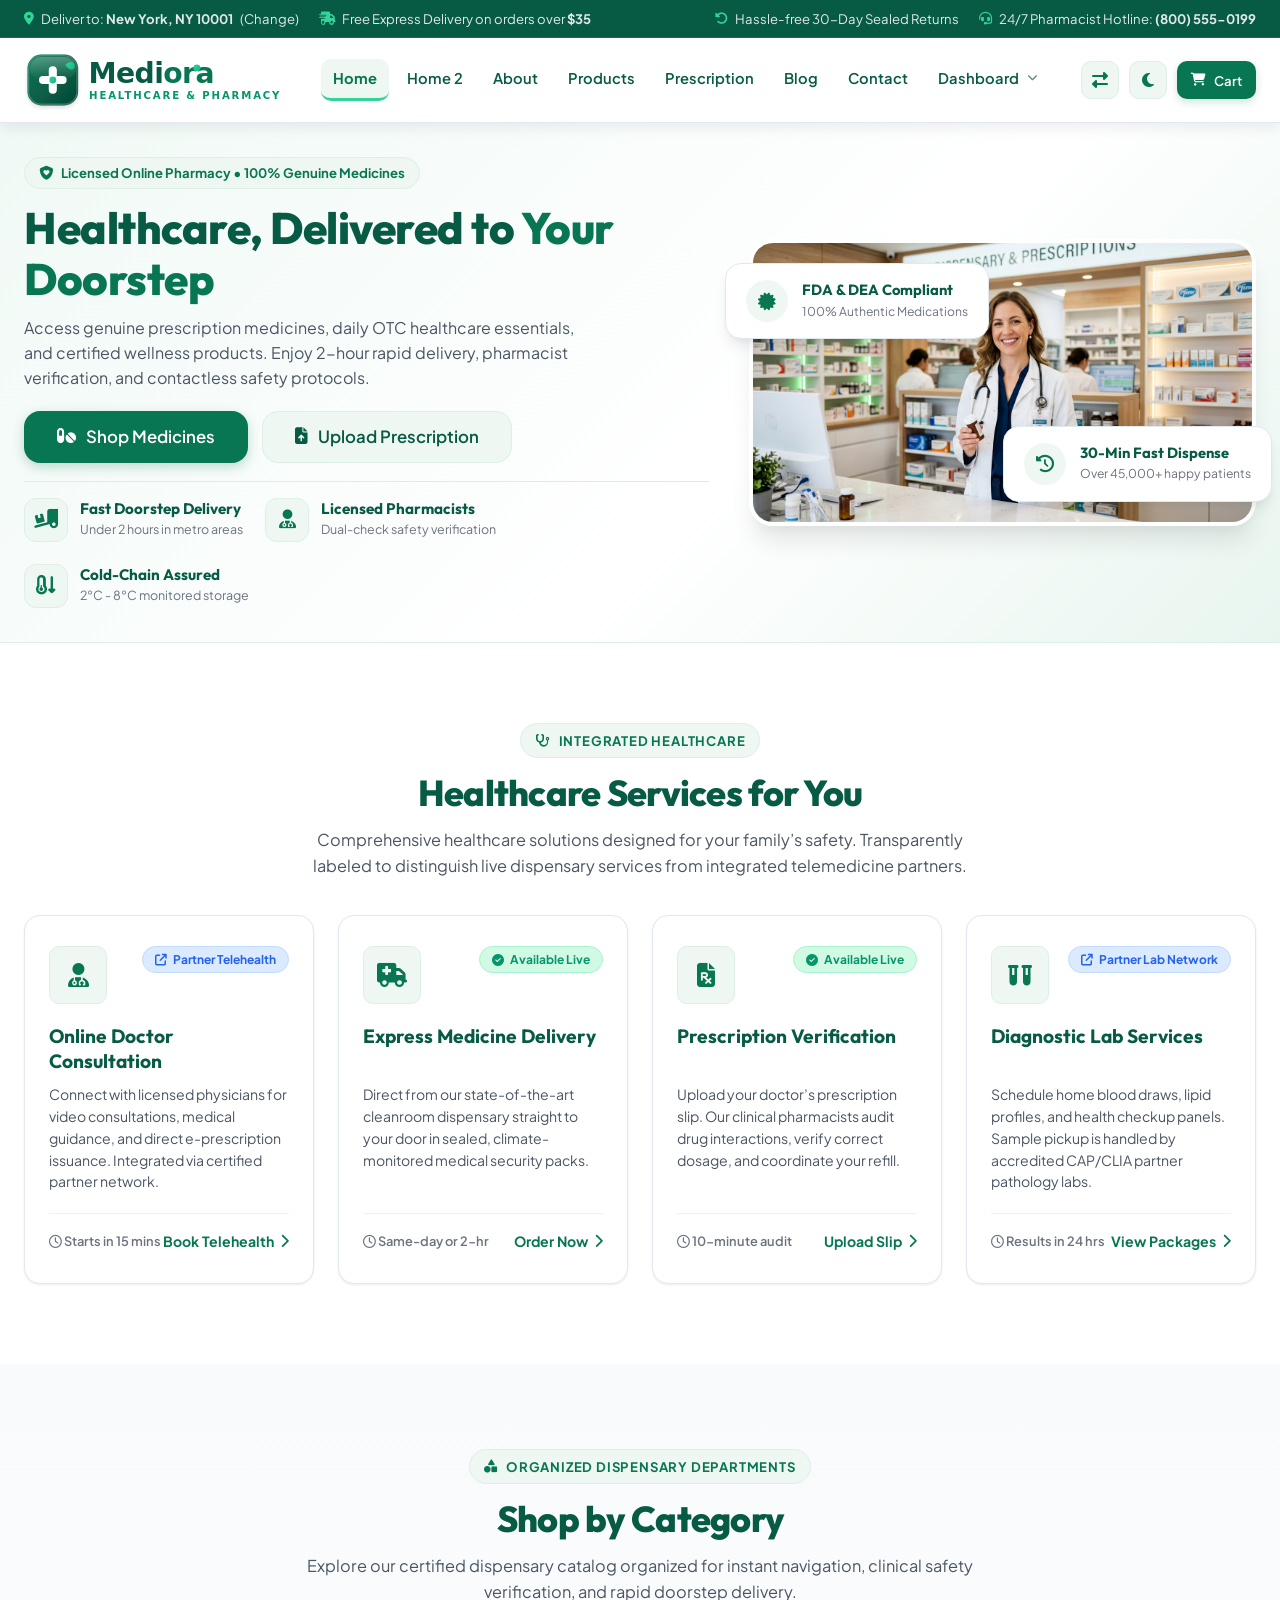
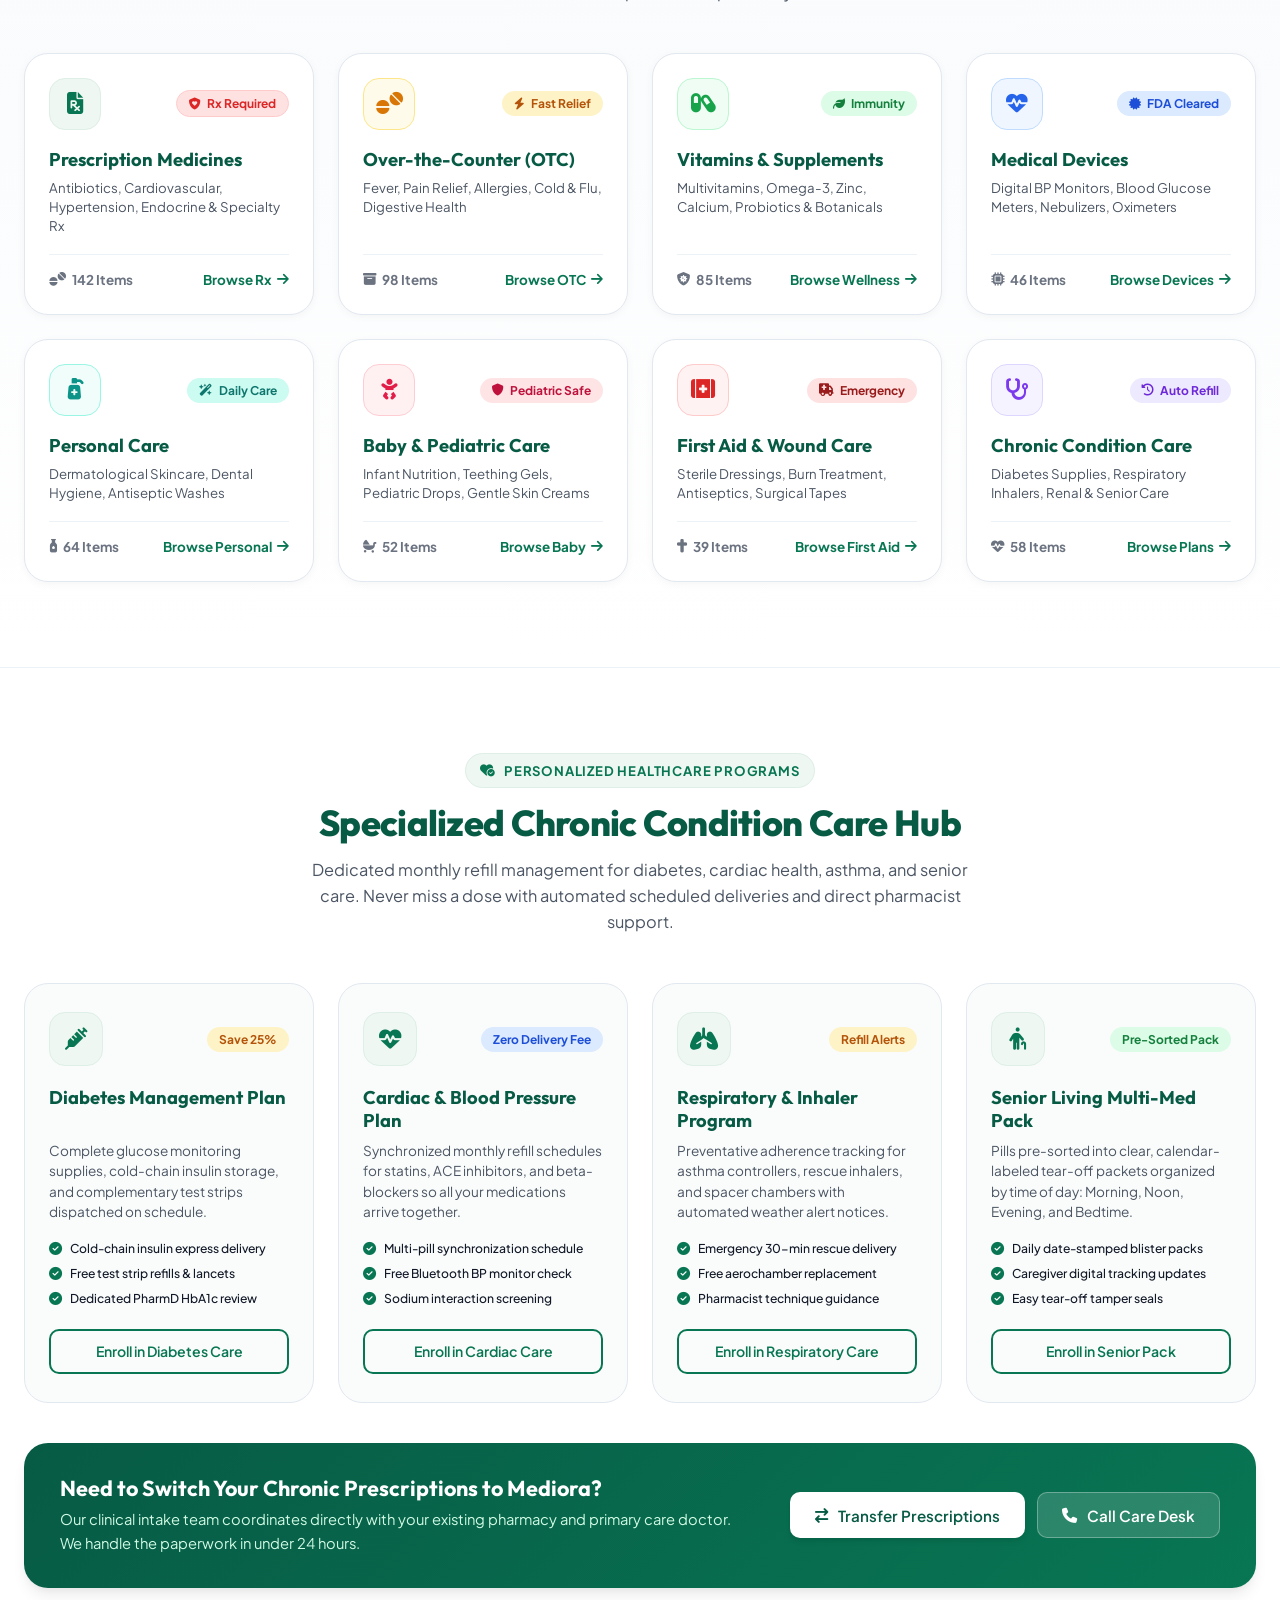
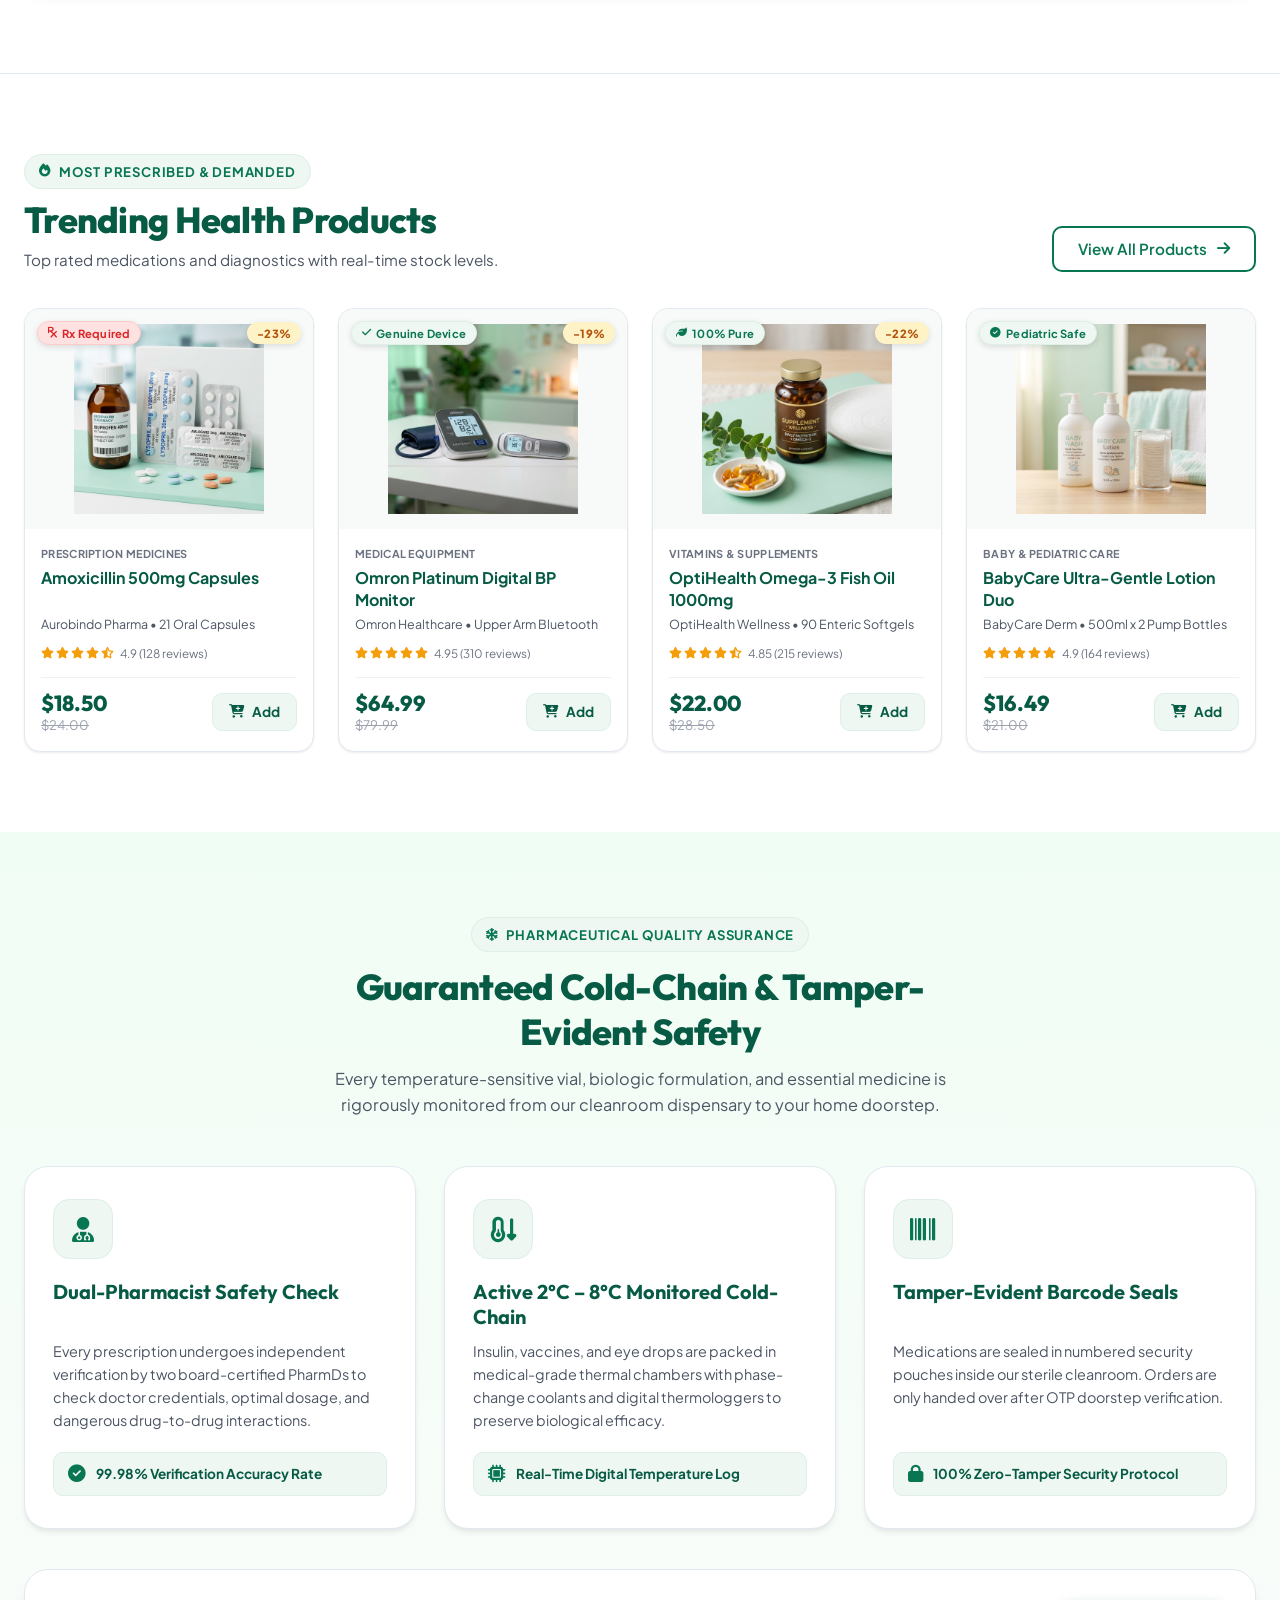
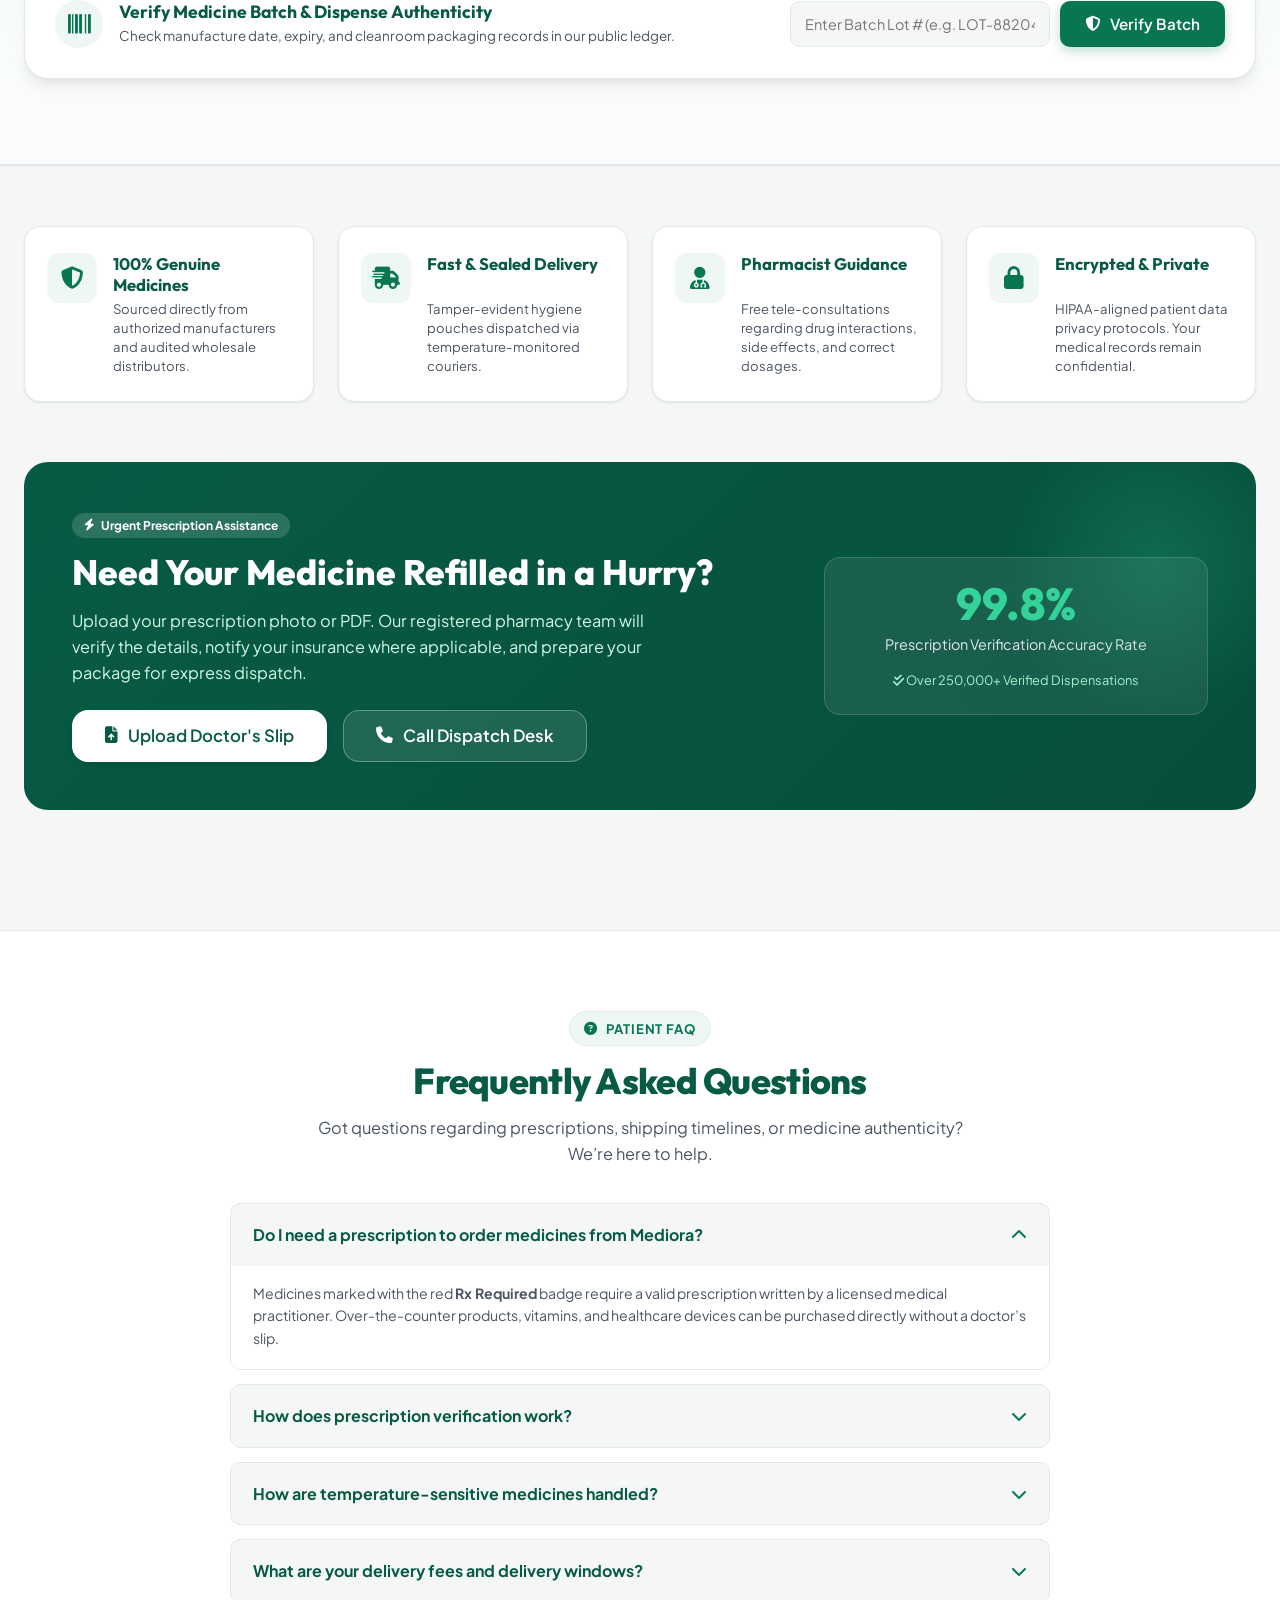
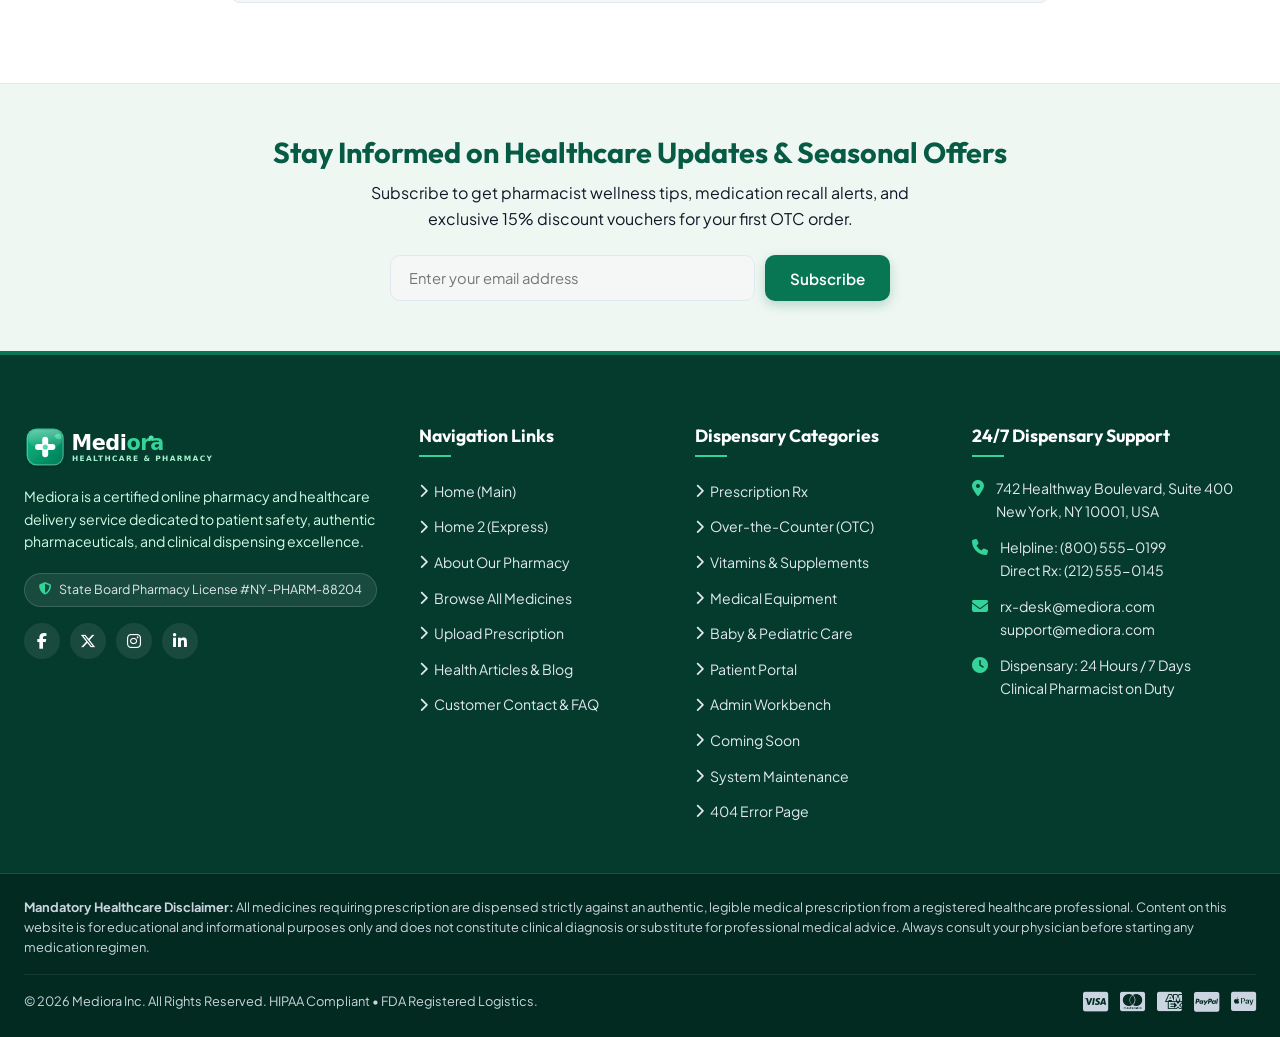
<file: index.html>
<!DOCTYPE html>
<html lang="en">

<head>
  <meta charset="UTF-8">
  <meta name="viewport" content="width=device-width, initial-scale=1.0">
  <title>Mediora | Online Pharmacy &amp; Safe Medicine Delivery Service</title>
  <meta name="description"
    content="Order genuine prescription medicines, OTC health essentials, vitamins, and healthcare devices online with express doorstep delivery and licensed clinical pharmacist verification.">
  <link rel="icon" type="image/svg+xml" href="images/favicon.svg">
  <!-- Font Awesome Icons -->
  <link rel="stylesheet" href="https://cdnjs.cloudflare.com/ajax/libs/font-awesome/6.5.2/css/all.min.css">
  <link rel="stylesheet" href="https://cdn.jsdelivr.net/npm/@fortawesome/fontawesome-free@6.5.2/css/all.min.css">
  <!-- Stylesheet -->
  <link rel="stylesheet" href="css/style.css">
  <script>
    (function () {
      try {
        if (localStorage.getItem('mediora_theme_mode') === 'dark') {
          document.documentElement.setAttribute('data-theme', 'dark');
        }
        if (localStorage.getItem('mediora_direction') === 'rtl') {
          document.documentElement.setAttribute('dir', 'rtl');
        }
      } catch (e) { }
    })();
  </script>
</head>

<body>

  <!-- =========================================================================
       SECTION 1: SLIM TOP INFORMATION BAR
       ========================================================================= -->
  <div class="top-bar">
    <div class="container top-bar-inner">
      <div class="top-bar-left">
        <div class="top-bar-item">
          <i class="fa-solid fa-location-dot"></i>
          <span>Deliver to: <strong>New York, NY 10001</strong></span>
          <a href="#" class="top-bar-link"
            onclick="window.PharmaApp.showToast('Location updated to Metro Hub'); return false;">(Change)</a>
        </div>
        <div class="top-bar-item">
          <i class="fa-solid fa-truck-fast"></i>
          <span>Free Express Delivery on orders over <strong>$35</strong></span>
        </div>
      </div>
      <div class="top-bar-right">
        <div class="top-bar-item">
          <i class="fa-solid fa-rotate-left"></i>
          <span>Hassle-free 30-Day Sealed Returns</span>
        </div>
        <div class="top-bar-item">

          <i class="fa-solid fa-headset"></i>


          <span>24/7 Pharmacist Hotline: <strong>(800) 555-0199</strong></span>
        </div>
      </div>

    </div>
  </div>

  <!-- =========================================================================
       STICKY HEADER CONTAINER (Main Header + Navigation Bar)
       ========================================================================= -->
  <div class="header-sticky-container">
    <header class="main-header">
      <div class="container header-inner">
        <!-- Pharmacy Logo -->
        <a href="index.html" class="brand-logo" title="Mediora Home">
          <img src="images/logo.svg" alt="Mediora Logo" class="logo-light">
          <img src="images/logo-white.svg" alt="Mediora Logo" class="logo-dark">
        </a>

        <!-- Main Navigation Menu (Desktop Single Line) -->
        <nav class="header-nav" aria-label="Main Navigation">
          <ul class="nav-links">
            <li><a href="index.html" class="nav-link active">Home</a></li>
            <li><a href="home-2.html" class="nav-link">Home 2</a></li>
            <li><a href="about.html" class="nav-link">About</a></li>
            <li><a href="products.html" class="nav-link">Products</a></li>
            <li><a href="upload-prescription.html" class="nav-link">Prescription</a></li>
            <li><a href="blog.html" class="nav-link">Blog</a></li>
            <li><a href="contact.html" class="nav-link">Contact</a></li>
            <li class="nav-item-dropdown">
              <a href="user-dashboard.html" class="nav-link">Dashboard <i
                  class="fa-solid fa-chevron-down nav-caret"></i></a>
              <div class="nav-dropdown-menu">
                <a href="user-dashboard.html" class="nav-dropdown-item"><i class="fa-solid fa-id-card-clip"></i> Patient
                  Dashboard</a>
                <a href="admin-dashboard.html" class="nav-dropdown-item"><i class="fa-solid fa-shield-halved"></i> Admin
                  Workbench</a>
              </div>
            </li>
          </ul>
        </nav>

        <!-- Header Actions: RTL, Theme, Cart & Mobile Toggle -->
        <div class="header-actions">
          <button type="button" class="header-action-btn rtl-toggle-btn" id="rtlToggleBtn"
            aria-label="Toggle RTL Layout" title="Toggle RTL / LTR layout" onclick="window.PharmaApp.toggleRTL()">
            <i class="fa-solid fa-right-left"></i>
            <span class="toggle-text" style="display:none;">RTL</span>
          </button>

          <button type="button" class="header-action-btn theme-toggle-btn" id="themeToggleBtn"
            aria-label="Toggle Dark / Light Theme" title="Toggle Dark / Light Theme"
            onclick="window.PharmaApp.toggleTheme()">
            <i class="fa-solid fa-moon theme-icon"></i>
            <span class="toggle-text" style="display:none;">Dark</span>
          </button>

          <!-- Cart Button with Counter -->
          <div class="cart-btn-wrapper">
            <button type="button" class="cart-icon-btn" onclick="window.PharmaApp.openCartDrawer()"
              aria-label="Open Shopping Cart">
              <i class="fa-solid fa-cart-shopping"></i>
              <span>Cart</span>
              <span class="cart-badge-count" style="display:none;">0</span>
            </button>
          </div>

          <!-- Mobile Nav Hamburger -->
          <button type="button" class="mobile-nav-toggle" aria-label="Toggle Navigation">
            <i class="fa-solid fa-bars"></i>
          </button>
        </div>
      </div>
    </header>

    <!-- Mobile Navigation Drawer -->
    <nav class="nav-bar">
      <div class="container nav-inner">

        <!-- Mobile View Exclusive: Account Panel -->
        <div class="mobile-menu-account">
          <div class="mobile-account-card">
            <div class="mobile-account-avatar"><i class="fa-regular fa-user"></i></div>
            <div class="mobile-account-info">
              <span class="mobile-account-label">Patient Access</span>
              <h5 class="mobile-account-name">My Account</h5>
            </div>
          </div>
          <div class="mobile-account-links">
            <a href="javascript:void(0)" class="mobile-account-link"
              onclick="window.PharmaApp.openAuthModal('login'); document.querySelector('.nav-bar')?.classList.remove('mobile-open');">
              <i class="fa-solid fa-right-to-bracket"></i>
              <span>Login / Sign Up</span>
            </a>
            <a href="user-dashboard.html" class="mobile-account-link">
              <i class="fa-solid fa-id-card-clip"></i>
              <span>User Portal</span>
            </a>
            <a href="admin-dashboard.html" class="mobile-account-link">
              <i class="fa-solid fa-shield-halved"></i>
              <span>Admin</span>
            </a>
          </div>
        </div>

        <!-- Mobile View Exclusive: Cart CTA Card -->
        <div class="mobile-menu-cart">
          <button type="button" class="mobile-menu-cart-btn"
            onclick="window.PharmaApp.openCartDrawer(); document.querySelector('.nav-bar')?.classList.remove('mobile-open');">
            <div class="mobile-menu-cart-icon">
              <i class="fa-solid fa-cart-shopping"></i>
              <span class="cart-badge-count" style="display:none;">0</span>
            </div>
            <div class="mobile-menu-cart-info">
              <span class="mobile-menu-cart-sub">Order Summary</span>
              <strong class="mobile-menu-cart-title">View Shopping Cart</strong>
            </div>
            <i class="fa-solid fa-chevron-right mobile-menu-cart-arrow"></i>
          </button>
        </div>

        <!-- Mobile View Exclusive: Medicine Search -->
        <div class="mobile-menu-search">
          <form action="products.html" method="GET">
            <input type="text" name="q" placeholder="Search medicines, vitamins..."
              aria-label="Search medicines in menu">
            <button type="submit" aria-label="Search"><i class="fa-solid fa-magnifying-glass"></i></button>
          </form>
        </div>

        <!-- Navigation Links (All Pages + Dashboard) -->
        <ul class="nav-links">
          <li><a href="index.html" class="nav-link active"><i class="fa-solid fa-house"></i> Home</a></li>
          <li><a href="home-2.html" class="nav-link"><i class="fa-solid fa-bolt"></i> Home 2</a></li>
          <li><a href="about.html" class="nav-link"><i class="fa-solid fa-circle-info"></i> About</a></li>
          <li><a href="products.html" class="nav-link"><i class="fa-solid fa-tablets"></i> Products</a></li>
          <li><a href="upload-prescription.html" class="nav-link"><i class="fa-solid fa-file-prescription"></i>
              Prescription</a></li>
          <li><a href="blog.html" class="nav-link"><i class="fa-solid fa-book-medical"></i> Blog</a></li>
          <li><a href="contact.html" class="nav-link"><i class="fa-solid fa-envelope"></i> Contact</a></li>
          <li><a href="user-dashboard.html" class="nav-link"><i class="fa-solid fa-gauge-high"></i> Dashboard</a></li>
        </ul>

        <!-- Mobile View Exclusive: CTA Group -->
        <div class="mobile-menu-cta-group">
          <a href="upload-prescription.html" class="btn btn-primary mobile-cta-btn">
            <i class="fa-solid fa-file-arrow-up"></i> Upload Doctor's Rx Slip
          </a>
          <a href="tel:8005550199" class="nav-phone-cta">
            <i class="fa-solid fa-headset"></i>
            <span>24/7 Hotline: <strong>(800) 555-0199</strong></span>
          </a>
        </div>

      </div>
    </nav>
  </div>

  <!-- =========================================================================
       SECTION 4: HEALTHCARE HERO SECTION
       ========================================================================= -->
  <section class="hero-unified hero-bg-home">
    <div class="container">
      <div class="hero-unified-grid">
        <div class="hero-content">
          <div class="hero-badge-pill">
            <i class="fa-solid fa-shield-heart"></i>
            <span>Licensed Online Pharmacy • 100% Genuine Medicines</span>
          </div>
          <h1 class="hero-headline">
            Healthcare, Delivered to <span>Your Doorstep</span>
          </h1>
          <p class="hero-subtext">
            Access genuine prescription medicines, daily OTC healthcare essentials, and certified wellness products.
            Enjoy 2-hour rapid delivery, pharmacist verification, and contactless safety protocols.
          </p>
          <div class="hero-btn-group">
            <a href="products.html" class="btn btn-primary btn-lg">
              <i class="fa-solid fa-pills"></i> Shop Medicines
            </a>
            <a href="upload-prescription.html" class="btn btn-secondary btn-lg">
              <i class="fa-solid fa-file-arrow-up"></i> Upload Prescription
            </a>
          </div>
          <div class="hero-trust-bar">
            <div class="trust-item">
              <div class="trust-item-icon"><i class="fa-solid fa-truck-ramp-box"></i></div>
              <div class="trust-item-content">
                <h5>Fast Doorstep Delivery</h5>
                <p>Under 2 hours in metro areas</p>
              </div>
            </div>
            <div class="trust-item">
              <div class="trust-item-icon"><i class="fa-solid fa-user-doctor"></i></div>
              <div class="trust-item-content">
                <h5>Licensed Pharmacists</h5>
                <p>Dual-check safety verification</p>
              </div>
            </div>
            <div class="trust-item">
              <div class="trust-item-icon"><i class="fa-solid fa-temperature-arrow-down"></i></div>
              <div class="trust-item-content">
                <h5>Cold-Chain Assured</h5>
                <p>2°C - 8°C monitored storage</p>
              </div>
            </div>
          </div>
        </div>

        <div class="hero-image-card">
          <img src="images/hero-pharmacist.jpg" alt="Licensed Clinical Pharmacist in Modern Pharmacy"
            class="hero-unified-img">
          <!-- Floating Trust Badges -->
          <div class="hero-float-card hero-float-card-top">
            <div class="float-icon"><i class="fa-solid fa-certificate"></i></div>
            <div class="float-info">
              <h5>FDA &amp; DEA Compliant</h5>
              <p>100% Authentic Medications</p>
            </div>
          </div>
          <div class="hero-float-card hero-float-card-bottom">
            <div class="float-icon"><i class="fa-solid fa-clock-rotate-left"></i></div>
            <div class="float-info">
              <h5>30-Min Fast Dispense</h5>
              <p>Over 45,000+ happy patients</p>
            </div>
          </div>
        </div>
      </div>
    </div>
  </section>

  <!-- =========================================================================
       SECTION 5: HEALTHCARE SERVICES FOR YOU (Distinguishing Live vs Partner)
       ========================================================================= -->
  <section class="services-section">
    <div class="container">
      <div class="text-center">
        <span class="section-tag"><i class="fa-solid fa-stethoscope"></i> Integrated Healthcare</span>
        <h2 class="section-title">Healthcare Services for You</h2>
        <p class="section-subtitle">
          Comprehensive healthcare solutions designed for your family’s safety. Transparently labeled to distinguish
          live dispensary services from integrated telemedicine partners.
        </p>
      </div>

      <div class="services-grid">
        <!-- Service 1: Doctor Consultation (Partner Telehealth) -->
        <div class="service-card">
          <div class="service-top">
            <div class="service-icon-box"><i class="fa-solid fa-user-doctor"></i></div>
            <span class="badge tag-partner"><i class="fa-solid fa-arrow-up-right-from-square"></i> Partner
              Telehealth</span>
          </div>
          <h4>Online Doctor Consultation</h4>
          <p>Connect with licensed physicians for video consultations, medical guidance, and direct e-prescription
            issuance. Integrated via certified partner network.</p>
          <div class="service-footer">
            <span class="service-eta"><i class="fa-regular fa-clock"></i> Starts in 15 mins</span>
            <a href="contact.html" class="service-action-link">Book Telehealth <i
                class="fa-solid fa-chevron-right"></i></a>
          </div>
        </div>

        <!-- Service 2: Doorstep Medicine Delivery (Live Available) -->
        <div class="service-card">
          <div class="service-top">
            <div class="service-icon-box"><i class="fa-solid fa-truck-medical"></i></div>
            <span class="badge tag-active"><i class="fa-solid fa-circle-check"></i> Available Live</span>
          </div>
          <h4>Express Medicine Delivery</h4>
          <p>Direct from our state-of-the-art cleanroom dispensary straight to your door in sealed, climate-monitored
            medical security packs.</p>
          <div class="service-footer">
            <span class="service-eta"><i class="fa-regular fa-clock"></i> Same-day or 2-hr</span>
            <a href="products.html" class="service-action-link">Order Now <i class="fa-solid fa-chevron-right"></i></a>
          </div>
        </div>

        <!-- Service 3: Pharmacist Prescription Assistance (Live Available) -->
        <div class="service-card">
          <div class="service-top">
            <div class="service-icon-box"><i class="fa-solid fa-file-prescription"></i></div>
            <span class="badge tag-active"><i class="fa-solid fa-circle-check"></i> Available Live</span>
          </div>
          <h4>Prescription Verification</h4>
          <p>Upload your doctor’s prescription slip. Our clinical pharmacists audit drug interactions, verify correct
            dosage, and coordinate your refill.</p>
          <div class="service-footer">
            <span class="service-eta"><i class="fa-regular fa-clock"></i> 10-minute audit</span>
            <a href="upload-prescription.html" class="service-action-link">Upload Slip <i
                class="fa-solid fa-chevron-right"></i></a>
          </div>
        </div>

        <!-- Service 4: Diagnostic Lab Services (Partner Integration) -->
        <div class="service-card">
          <div class="service-top">
            <div class="service-icon-box"><i class="fa-solid fa-vials"></i></div>
            <span class="badge tag-partner"><i class="fa-solid fa-arrow-up-right-from-square"></i> Partner Lab
              Network</span>
          </div>
          <h4>Diagnostic Lab Services</h4>
          <p>Schedule home blood draws, lipid profiles, and health checkup panels. Sample pickup is handled by
            accredited CAP/CLIA partner pathology labs.</p>
          <div class="service-footer">
            <span class="service-eta"><i class="fa-regular fa-clock"></i> Results in 24 hrs</span>
            <a href="contact.html" class="service-action-link">View Packages <i
                class="fa-solid fa-chevron-right"></i></a>
          </div>
        </div>
      </div>
    </div>
  </section>

  <!-- =========================================================================
       SECTION 6: SHOP BY CATEGORY (Modern Healthcare Grid Redesign)
       ========================================================================= -->
  <section class="category-section">
    <div class="container">
      <div class="category-header-wrap">
        <span class="section-tag"><i class="fa-solid fa-shapes"></i> Organized Dispensary Departments</span>
        <h2 class="section-title">Shop by Category</h2>
        <p class="section-subtitle">
          Explore our certified dispensary catalog organized for instant navigation, clinical safety verification, and
          rapid doorstep delivery.
        </p>
      </div>

      <div class="category-grid">
        <!-- Category 1: Prescription Medicines -->
        <a href="products.html?cat=prescription" class="category-card cat-theme-prescription">
          <div class="cat-top-row">
            <div class="cat-icon-wrap"><i class="fa-solid fa-file-prescription"></i></div>
            <span class="badge badge-rx"><i class="fa-solid fa-shield-heart"></i> Rx Required</span>
          </div>
          <h4>Prescription Medicines</h4>
          <p class="cat-desc">Antibiotics, Cardiovascular, Hypertension, Endocrine &amp; Specialty Rx</p>
          <div class="cat-card-footer">
            <span class="cat-card-count"><i class="fa-solid fa-tablets"></i> 142 Items</span>
            <span class="cat-card-link">Browse Rx <i class="fa-solid fa-arrow-right"></i></span>
          </div>
        </a>

        <!-- Category 2: Over-the-Counter (OTC) -->
        <a href="products.html?cat=otc" class="category-card cat-theme-otc">
          <div class="cat-top-row">
            <div class="cat-icon-wrap"><i class="fa-solid fa-tablets"></i></div>
            <span class="badge" style="background:#FEF3C7; color:#B45309;"><i class="fa-solid fa-bolt"></i> Fast
              Relief</span>
          </div>
          <h4>Over-the-Counter (OTC)</h4>
          <p class="cat-desc">Fever, Pain Relief, Allergies, Cold &amp; Flu, Digestive Health</p>
          <div class="cat-card-footer">
            <span class="cat-card-count"><i class="fa-solid fa-box-archive"></i> 98 Items</span>
            <span class="cat-card-link">Browse OTC <i class="fa-solid fa-arrow-right"></i></span>
          </div>
        </a>

        <!-- Category 3: Vitamins & Supplements -->
        <a href="products.html?cat=vitamins" class="category-card cat-theme-vitamins">
          <div class="cat-top-row">
            <div class="cat-icon-wrap"><i class="fa-solid fa-capsules"></i></div>
            <span class="badge" style="background:#DCFCE7; color:#15803D;"><i class="fa-solid fa-leaf"></i>
              Immunity</span>
          </div>
          <h4>Vitamins &amp; Supplements</h4>
          <p class="cat-desc">Multivitamins, Omega-3, Zinc, Calcium, Probiotics &amp; Botanicals</p>
          <div class="cat-card-footer">
            <span class="cat-card-count"><i class="fa-solid fa-shield-virus"></i> 85 Items</span>
            <span class="cat-card-link">Browse Wellness <i class="fa-solid fa-arrow-right"></i></span>
          </div>
        </a>

        <!-- Category 4: Medical Diagnostic Devices -->
        <a href="products.html?cat=devices" class="category-card cat-theme-devices">
          <div class="cat-top-row">
            <div class="cat-icon-wrap"><i class="fa-solid fa-heart-pulse"></i></div>
            <span class="badge" style="background:#DBEAFE; color:#1D4ED8;"><i class="fa-solid fa-certificate"></i> FDA
              Cleared</span>
          </div>
          <h4>Medical Devices</h4>
          <p class="cat-desc">Digital BP Monitors, Blood Glucose Meters, Nebulizers, Oximeters</p>
          <div class="cat-card-footer">
            <span class="cat-card-count"><i class="fa-solid fa-microchip"></i> 46 Items</span>
            <span class="cat-card-link">Browse Devices <i class="fa-solid fa-arrow-right"></i></span>
          </div>
        </a>

        <!-- Category 5: Personal Care & Hygiene -->
        <a href="products.html?cat=personal" class="category-card cat-theme-personal">
          <div class="cat-top-row">
            <div class="cat-icon-wrap"><i class="fa-solid fa-pump-medical"></i></div>
            <span class="badge" style="background:#CCFBF1; color:#0F766E;"><i
                class="fa-solid fa-wand-magic-sparkles"></i> Daily
              Care</span>
          </div>
          <h4>Personal Care</h4>
          <p class="cat-desc">Dermatological Skincare, Dental Hygiene, Antiseptic Washes</p>
          <div class="cat-card-footer">
            <span class="cat-card-count"><i class="fa-solid fa-bottle-droplet"></i> 64 Items</span>
            <span class="cat-card-link">Browse Personal <i class="fa-solid fa-arrow-right"></i></span>
          </div>
        </a>

        <!-- Category 6: Baby & Pediatric Care -->
        <a href="products.html?cat=baby" class="category-card cat-theme-baby">
          <div class="cat-top-row">
            <div class="cat-icon-wrap"><i class="fa-solid fa-baby"></i></div>
            <span class="badge" style="background:#FFE4E6; color:#BE123C;"><i class="fa-solid fa-shield"></i> Pediatric
              Safe</span>
          </div>
          <h4>Baby &amp; Pediatric Care</h4>
          <p class="cat-desc">Infant Nutrition, Teething Gels, Pediatric Drops, Gentle Skin Creams</p>
          <div class="cat-card-footer">
            <span class="cat-card-count"><i class="fa-solid fa-baby-carriage"></i> 52 Items</span>
            <span class="cat-card-link">Browse Baby <i class="fa-solid fa-arrow-right"></i></span>
          </div>
        </a>

        <!-- Category 7: First Aid & Wound Care -->
        <a href="products.html?cat=firstaid" class="category-card cat-theme-firstaid">
          <div class="cat-top-row">
            <div class="cat-icon-wrap"><i class="fa-solid fa-kit-medical"></i></div>
            <span class="badge" style="background:#FEE2E2; color:#991B1B;"><i class="fa-solid fa-truck-medical"></i>
              Emergency</span>
          </div>
          <h4>First Aid &amp; Wound Care</h4>
          <p class="cat-desc">Sterile Dressings, Burn Treatment, Antiseptics, Surgical Tapes</p>
          <div class="cat-card-footer">
            <span class="cat-card-count"><i class="fa-solid fa-cross"></i> 39 Items</span>
            <span class="cat-card-link">Browse First Aid <i class="fa-solid fa-arrow-right"></i></span>
          </div>
        </a>

        <!-- Category 8: Chronic Condition Care Hub -->
        <a href="products.html?cat=prescription" class="category-card cat-theme-chronic">
          <div class="cat-top-row">
            <div class="cat-icon-wrap"><i class="fa-solid fa-stethoscope"></i></div>
            <span class="badge" style="background:#EDE9FE; color:#6D28D9;"><i class="fa-solid fa-clock-rotate-left"></i>
              Auto Refill</span>
          </div>
          <h4>Chronic Condition Care</h4>
          <p class="cat-desc">Diabetes Supplies, Respiratory Inhalers, Renal &amp; Senior Care</p>
          <div class="cat-card-footer">
            <span class="cat-card-count"><i class="fa-solid fa-heart-pulse"></i> 58 Items</span>
            <span class="cat-card-link">Browse Plans <i class="fa-solid fa-arrow-right"></i></span>
          </div>
        </a>
      </div>
    </div>
  </section>

  <!-- =========================================================================
       NEW SECTION 6B: CHRONIC CONDITION CARE HUB & REFILL SUBSCRIPTIONS
       ========================================================================= -->
  <section class="chronic-care-section">
    <div class="container">
      <div class="category-header-wrap">
        <span class="section-tag"><i class="fa-solid fa-heart-circle-check"></i> Personalized Healthcare Programs</span>
        <h2 class="section-title">Specialized Chronic Condition Care Hub</h2>
        <p class="section-subtitle">
          Dedicated monthly refill management for diabetes, cardiac health, asthma, and senior care. Never miss a dose
          with automated scheduled deliveries and direct pharmacist support.
        </p>
      </div>

      <div class="chronic-care-grid">
        <!-- Plan 1: Diabetes Care -->
        <div class="chronic-card">
          <div class="chronic-card-top">
            <div class="chronic-icon"><i class="fa-solid fa-syringe"></i></div>
            <span class="badge badge-sale">Save 25%</span>
          </div>
          <h4>Diabetes Management Plan</h4>
          <p>Complete glucose monitoring supplies, cold-chain insulin storage, and complementary test strips dispatched
            on schedule.</p>
          <ul class="chronic-perks-list">
            <li><i class="fa-solid fa-circle-check"></i> Cold-chain insulin express delivery</li>
            <li><i class="fa-solid fa-circle-check"></i> Free test strip refills &amp; lancets</li>
            <li><i class="fa-solid fa-circle-check"></i> Dedicated PharmD HbA1c review</li>
          </ul>
          <a href="upload-prescription.html" class="btn btn-outline" style="width:100%; text-align:center;">Enroll in
            Diabetes Care</a>
        </div>

        <!-- Plan 2: Cardiovascular Health -->
        <div class="chronic-card">
          <div class="chronic-card-top">
            <div class="chronic-icon"><i class="fa-solid fa-heart-pulse"></i></div>
            <span class="badge" style="background:#DBEAFE; color:#1D4ED8;">Zero Delivery Fee</span>
          </div>
          <h4>Cardiac &amp; Blood Pressure Plan</h4>
          <p>Synchronized monthly refill schedules for statins, ACE inhibitors, and beta-blockers so all your
            medications arrive together.</p>
          <ul class="chronic-perks-list">
            <li><i class="fa-solid fa-circle-check"></i> Multi-pill synchronization schedule</li>
            <li><i class="fa-solid fa-circle-check"></i> Free Bluetooth BP monitor check</li>
            <li><i class="fa-solid fa-circle-check"></i> Sodium interaction screening</li>
          </ul>
          <a href="upload-prescription.html" class="btn btn-outline" style="width:100%; text-align:center;">Enroll in
            Cardiac Care</a>
        </div>

        <!-- Plan 3: Respiratory & Asthma -->
        <div class="chronic-card">
          <div class="chronic-card-top">
            <div class="chronic-icon"><i class="fa-solid fa-lungs"></i></div>
            <span class="badge" style="background:#FEF3C7; color:#B45309;">Refill Alerts</span>
          </div>
          <h4>Respiratory &amp; Inhaler Program</h4>
          <p>Preventative adherence tracking for asthma controllers, rescue inhalers, and spacer chambers with automated
            weather alert notices.</p>
          <ul class="chronic-perks-list">
            <li><i class="fa-solid fa-circle-check"></i> Emergency 30-min rescue delivery</li>
            <li><i class="fa-solid fa-circle-check"></i> Free aerochamber replacement</li>
            <li><i class="fa-solid fa-circle-check"></i> Pharmacist technique guidance</li>
          </ul>
          <a href="upload-prescription.html" class="btn btn-outline" style="width:100%; text-align:center;">Enroll in
            Respiratory Care</a>
        </div>

        <!-- Plan 4: Senior Living Multi-Med Pack -->
        <div class="chronic-card">
          <div class="chronic-card-top">
            <div class="chronic-icon"><i class="fa-solid fa-person-cane"></i></div>
            <span class="badge" style="background:#DCFCE7; color:#15803D;">Pre-Sorted Pack</span>
          </div>
          <h4>Senior Living Multi-Med Pack</h4>
          <p>Pills pre-sorted into clear, calendar-labeled tear-off packets organized by time of day: Morning, Noon,
            Evening, and Bedtime.</p>
          <ul class="chronic-perks-list">
            <li><i class="fa-solid fa-circle-check"></i> Daily date-stamped blister packs</li>
            <li><i class="fa-solid fa-circle-check"></i> Caregiver digital tracking updates</li>
            <li><i class="fa-solid fa-circle-check"></i> Easy tear-off tamper seals</li>
          </ul>
          <a href="upload-prescription.html" class="btn btn-outline" style="width:100%; text-align:center;">Enroll in
            Senior Pack</a>
        </div>
      </div>

      <!-- Chronic Transfer Callout Banner -->
      <div class="chronic-transfer-banner">
        <div class="chronic-transfer-text">
          <h3>Need to Switch Your Chronic Prescriptions to Mediora?</h3>
          <p>Our clinical intake team coordinates directly with your existing pharmacy and primary care doctor. We
            handle the paperwork in under 24 hours.</p>
        </div>
        <div style="display:flex; gap:12px; flex-wrap:wrap;">
          <a href="upload-prescription.html" class="btn btn-white"><i class="fa-solid fa-arrow-right-arrow-left"></i>
            Transfer Prescriptions</a>
          <a href="tel:18005550199" class="btn btn-secondary"
            style="background:rgba(255,255,255,0.15); border-color:rgba(255,255,255,0.3); color:#FFFFFF;"><i
              class="fa-solid fa-phone"></i> Call Care Desk</a>
        </div>
      </div>
    </div>
  </section>

  <!-- =========================================================================
       SECTION 7: TRENDING HEALTH PRODUCTS
       ========================================================================= -->
  <section class="products-section">
    <div class="container">
      <div class="section-header-flex">
        <div>
          <span class="section-tag"><i class="fa-solid fa-fire"></i> Most Prescribed &amp; Demanded</span>
          <h2 class="section-title">Trending Health Products</h2>
          <p>Top rated medications and diagnostics with real-time stock levels.</p>
        </div>
        <a href="products.html" class="btn btn-outline">
          View All Products <i class="fa-solid fa-arrow-right"></i>
        </a>
      </div>

      <!-- Trending Product Grid (Populated with working buttons) -->
      <div class="product-grid">
        <!-- Product 1 -->
        <div class="product-card">
          <div class="product-media">
            <div class="product-badges">
              <span class="badge badge-rx"><i class="fa-solid fa-prescription"></i> Rx Required</span>
              <span class="badge badge-sale">-23%</span>
            </div>
            <img src="images/cat-prescription.jpg" alt="Amoxicillin 500mg Capsules">
            <button class="product-quick-view-btn" onclick="window.PharmaApp.openQuickView(1)" title="Quick View">
              <i class="fa-regular fa-eye"></i>
            </button>
          </div>
          <div class="product-content">
            <span class="product-category-sub">Prescription Medicines</span>
            <a href="javascript:void(0)" onclick="window.PharmaApp.openQuickView(1)" class="product-title">Amoxicillin
              500mg Capsules</a>
            <div class="product-dosage">Aurobindo Pharma • 21 Oral Capsules</div>
            <div class="product-rating">
              <i class="fa-solid fa-star"></i><i class="fa-solid fa-star"></i><i class="fa-solid fa-star"></i><i
                class="fa-solid fa-star"></i><i class="fa-solid fa-star-half-stroke"></i>
              <span>4.9 (128 reviews)</span>
            </div>
            <div class="product-bottom-row">
              <div class="product-price-box">
                <span class="product-price">$18.50</span>
                <span class="product-old-price">$24.00</span>
              </div>
              <button class="add-to-cart-btn" onclick="window.PharmaApp.addToCart(1)">
                <i class="fa-solid fa-cart-plus"></i> Add
              </button>
            </div>
          </div>
        </div>

        <!-- Product 2 -->
        <div class="product-card">
          <div class="product-media">
            <div class="product-badges">
              <span class="badge badge-otc"><i class="fa-solid fa-check"></i> Genuine Device</span>
              <span class="badge badge-sale">-19%</span>
            </div>
            <img src="images/cat-devices.jpg" alt="Omron Platinum Blood Pressure Monitor">
            <button class="product-quick-view-btn" onclick="window.PharmaApp.openQuickView(2)" title="Quick View">
              <i class="fa-regular fa-eye"></i>
            </button>
          </div>
          <div class="product-content">
            <span class="product-category-sub">Medical Equipment</span>
            <a href="javascript:void(0)" onclick="window.PharmaApp.openQuickView(2)" class="product-title">Omron
              Platinum Digital BP Monitor</a>
            <div class="product-dosage">Omron Healthcare • Upper Arm Bluetooth</div>
            <div class="product-rating">
              <i class="fa-solid fa-star"></i><i class="fa-solid fa-star"></i><i class="fa-solid fa-star"></i><i
                class="fa-solid fa-star"></i><i class="fa-solid fa-star"></i>
              <span>4.95 (310 reviews)</span>
            </div>
            <div class="product-bottom-row">
              <div class="product-price-box">
                <span class="product-price">$64.99</span>
                <span class="product-old-price">$79.99</span>
              </div>
              <button class="add-to-cart-btn" onclick="window.PharmaApp.addToCart(2)">
                <i class="fa-solid fa-cart-plus"></i> Add
              </button>
            </div>
          </div>
        </div>

        <!-- Product 3 -->
        <div class="product-card">
          <div class="product-media">
            <div class="product-badges">
              <span class="badge badge-otc"><i class="fa-solid fa-leaf"></i> 100% Pure</span>
              <span class="badge badge-sale">-22%</span>
            </div>
            <img src="images/cat-vitamins.jpg" alt="OptiHealth Omega-3 Fish Oil 1000mg">
            <button class="product-quick-view-btn" onclick="window.PharmaApp.openQuickView(3)" title="Quick View">
              <i class="fa-regular fa-eye"></i>
            </button>
          </div>
          <div class="product-content">
            <span class="product-category-sub">Vitamins &amp; Supplements</span>
            <a href="javascript:void(0)" onclick="window.PharmaApp.openQuickView(3)" class="product-title">OptiHealth
              Omega-3 Fish Oil 1000mg</a>
            <div class="product-dosage">OptiHealth Wellness • 90 Enteric Softgels</div>
            <div class="product-rating">
              <i class="fa-solid fa-star"></i><i class="fa-solid fa-star"></i><i class="fa-solid fa-star"></i><i
                class="fa-solid fa-star"></i><i class="fa-solid fa-star-half-stroke"></i>
              <span>4.85 (215 reviews)</span>
            </div>
            <div class="product-bottom-row">
              <div class="product-price-box">
                <span class="product-price">$22.00</span>
                <span class="product-old-price">$28.50</span>
              </div>
              <button class="add-to-cart-btn" onclick="window.PharmaApp.addToCart(3)">
                <i class="fa-solid fa-cart-plus"></i> Add
              </button>
            </div>
          </div>
        </div>

        <!-- Product 4 -->
        <div class="product-card">
          <div class="product-media">
            <div class="product-badges">
              <span class="badge badge-otc"><i class="fa-solid fa-circle-check"></i> Pediatric Safe</span>
            </div>
            <img src="images/cat-baby.jpg" alt="BabyCare Ultra-Gentle Lotion &amp; Wash">
            <button class="product-quick-view-btn" onclick="window.PharmaApp.openQuickView(5)" title="Quick View">
              <i class="fa-regular fa-eye"></i>
            </button>
          </div>
          <div class="product-content">
            <span class="product-category-sub">Baby &amp; Pediatric Care</span>
            <a href="javascript:void(0)" onclick="window.PharmaApp.openQuickView(5)" class="product-title">BabyCare
              Ultra-Gentle Lotion Duo</a>
            <div class="product-dosage">BabyCare Derm • 500ml x 2 Pump Bottles</div>
            <div class="product-rating">
              <i class="fa-solid fa-star"></i><i class="fa-solid fa-star"></i><i class="fa-solid fa-star"></i><i
                class="fa-solid fa-star"></i><i class="fa-solid fa-star"></i>
              <span>4.9 (164 reviews)</span>
            </div>
            <div class="product-bottom-row">
              <div class="product-price-box">
                <span class="product-price">$16.49</span>
                <span class="product-old-price">$21.00</span>
              </div>
              <button class="add-to-cart-btn" onclick="window.PharmaApp.addToCart(5)">
                <i class="fa-solid fa-cart-plus"></i> Add
              </button>
            </div>
          </div>
        </div>
      </div>
    </div>
  </section>

  <!-- =========================================================================
       NEW SECTION 7B: COLD-CHAIN INTEGRITY & PHARMACEUTICAL QUALITY ASSURANCE
       ========================================================================= -->
  <section class="cold-chain-section">
    <div class="container">
      <div class="category-header-wrap">
        <span class="section-tag"><i class="fa-solid fa-snowflake"></i> Pharmaceutical Quality Assurance</span>
        <h2 class="section-title">Guaranteed Cold-Chain &amp; Tamper-Evident Safety</h2>
        <p class="section-subtitle">
          Every temperature-sensitive vial, biologic formulation, and essential medicine is rigorously monitored from
          our cleanroom dispensary to your home doorstep.
        </p>
      </div>

      <div class="cold-chain-grid">
        <!-- Pillar 1 -->
        <div class="cold-chain-card">
          <div class="cold-chain-icon-box"><i class="fa-solid fa-user-doctor"></i></div>
          <h4>Dual-Pharmacist Safety Check</h4>
          <p>Every prescription undergoes independent verification by two board-certified PharmDs to check doctor
            credentials, optimal dosage, and dangerous drug-to-drug interactions.</p>
          <div class="cold-chain-metric-badge">
            <i class="fa-solid fa-circle-check"></i>
            <span>99.98% Verification Accuracy Rate</span>
          </div>
        </div>

        <!-- Pillar 2 -->
        <div class="cold-chain-card">
          <div class="cold-chain-icon-box"><i class="fa-solid fa-temperature-arrow-down"></i></div>
          <h4>Active 2°C – 8°C Monitored Cold-Chain</h4>
          <p>Insulin, vaccines, and eye drops are packed in medical-grade thermal chambers with phase-change coolants
            and digital thermologgers to preserve biological efficacy.</p>
          <div class="cold-chain-metric-badge">
            <i class="fa-solid fa-microchip"></i>
            <span>Real-Time Digital Temperature Log</span>
          </div>
        </div>

        <!-- Pillar 3 -->
        <div class="cold-chain-card">
          <div class="cold-chain-icon-box"><i class="fa-solid fa-barcode"></i></div>
          <h4>Tamper-Evident Barcode Seals</h4>
          <p>Medications are sealed in numbered security pouches inside our sterile cleanroom. Orders are only handed
            over after OTP doorstep verification.</p>
          <div class="cold-chain-metric-badge">
            <i class="fa-solid fa-lock"></i>
            <span>100% Zero-Tamper Security Protocol</span>
          </div>
        </div>
      </div>

      <!-- Interactive Medicine Batch Verification Widget -->
      <div class="batch-verify-box">
        <div style="display:flex; align-items:center; gap:16px;">
          <div
            style="width:48px; height:48px; border-radius:50%; background:var(--soft-medical-green); color:var(--primary-green); display:flex; align-items:center; justify-content:center; font-size:1.4rem;">
            <i class="fa-solid fa-barcode"></i>
          </div>
          <div>
            <h4 style="font-size:1.1rem; color:var(--dark-forest); margin-bottom:2px;">Verify Medicine Batch &amp;
              Dispense Authenticity</h4>
            <p style="font-size:0.84rem; color:var(--text-secondary); margin:0;">Check manufacture date, expiry, and
              cleanroom packaging records in our public ledger.</p>
          </div>
        </div>
        <div style="display:flex; align-items:center; gap:10px; flex-wrap:wrap;">
          <input type="text" id="batchVerifyInput" placeholder="Enter Batch Lot # (e.g. LOT-88204-NY)"
            class="form-control" style="width:260px; height:46px; background:var(--subtle-gray);">
          <button type="button" class="btn btn-primary" style="height:46px;" onclick="verifyMedicineBatch()">
            <i class="fa-solid fa-shield-halved"></i> Verify Batch
          </button>
        </div>
      </div>
    </div>
  </section>

  <!-- =========================================================================
       SECTION 8: PROMOTIONAL & TRUST SECTION (Newsletter & Customer Support CTA)
       ========================================================================= -->
  <section class="trust-banner-section">
    <div class="container">
      <div class="trust-pillars-grid">
        <div class="pillar-card">
          <div class="pillar-icon-box"><i class="fa-solid fa-shield-halved"></i></div>
          <div class="pillar-content">
            <h4>100% Genuine Medicines</h4>
            <p>Sourced directly from authorized manufacturers and audited wholesale distributors.</p>
          </div>
        </div>
        <div class="pillar-card">
          <div class="pillar-icon-box"><i class="fa-solid fa-truck-fast"></i></div>
          <div class="pillar-content">
            <h4>Fast &amp; Sealed Delivery</h4>
            <p>Tamper-evident hygiene pouches dispatched via temperature-monitored couriers.</p>
          </div>
        </div>
        <div class="pillar-card">
          <div class="pillar-icon-box"><i class="fa-solid fa-user-doctor"></i></div>
          <div class="pillar-content">
            <h4>Pharmacist Guidance</h4>
            <p>Free tele-consultations regarding drug interactions, side effects, and correct dosages.</p>
          </div>
        </div>
        <div class="pillar-card">
          <div class="pillar-icon-box"><i class="fa-solid fa-lock"></i></div>
          <div class="pillar-content">
            <h4>Encrypted &amp; Private</h4>
            <p>HIPAA-aligned patient data privacy protocols. Your medical records remain confidential.</p>
          </div>
        </div>
      </div>

      <!-- Online Consultation Callout Banner -->
      <div class="cta-consult-banner">
        <div class="cta-consult-content">
          <span class="badge" style="background:rgba(255,255,255,0.15); color:#FFFFFF; margin-bottom:12px;">
            <i class="fa-solid fa-bolt"></i> Urgent Prescription Assistance
          </span>
          <h3>Need Your Medicine Refilled in a Hurry?</h3>
          <p>
            Upload your prescription photo or PDF. Our registered pharmacy team will verify the details, notify your
            insurance where applicable, and prepare your package for express dispatch.
          </p>
          <div class="cta-btn-row">
            <a href="upload-prescription.html" class="btn btn-white btn-lg">
              <i class="fa-solid fa-file-arrow-up"></i> Upload Doctor's Slip
            </a>
            <a href="contact.html" class="btn btn-secondary btn-lg"
              style="background:rgba(255,255,255,0.1); color:#FFFFFF; border-color:rgba(255,255,255,0.3);">
              <i class="fa-solid fa-phone"></i> Call Dispatch Desk
            </a>
          </div>
        </div>
        <div class="cta-stat-box">
          <div class="stat-num">99.8%</div>
          <p>Prescription Verification Accuracy Rate</p>
          <div style="margin-top:14px; font-size:0.8rem; color:#A7F3D0;">
            <i class="fa-solid fa-check-double"></i> Over 250,000+ Verified Dispensations
          </div>
        </div>
      </div>
    </div>
  </section>

  <!-- =========================================================================
       ADDITIONAL SECTION: FREQUENTLY ASKED QUESTIONS (FAQ Accordion)
       ========================================================================= -->
  <section class="faq-section">
    <div class="container">
      <div class="text-center">
        <span class="section-tag"><i class="fa-solid fa-circle-question"></i> Patient FAQ</span>
        <h2 class="section-title">Frequently Asked Questions</h2>
        <p class="section-subtitle">Got questions regarding prescriptions, shipping timelines, or medicine authenticity?
          We’re here to help.</p>
      </div>

      <div class="faq-list">
        <div class="faq-item active">
          <div class="faq-question">
            <span>Do I need a prescription to order medicines from Mediora?</span>
            <i class="fa-solid fa-chevron-down"></i>
          </div>
          <div class="faq-answer">
            <p>Medicines marked with the red <strong>Rx Required</strong> badge require a valid prescription written by
              a licensed medical practitioner. Over-the-counter products, vitamins, and healthcare devices can be
              purchased directly without a doctor’s slip.</p>
          </div>
        </div>

        <div class="faq-item">
          <div class="faq-question">
            <span>How does prescription verification work?</span>
            <i class="fa-solid fa-chevron-down"></i>
          </div>
          <div class="faq-answer">
            <p>When you submit a prescription through our Upload page, our licensed pharmacists inspect the doctor's
              registration number, patient name, prescribed medication dosage, and valid issue date. Once verified, your
              order status moves to dispensing.</p>
          </div>
        </div>

        <div class="faq-item">
          <div class="faq-question">
            <span>How are temperature-sensitive medicines handled?</span>
            <i class="fa-solid fa-chevron-down"></i>
          </div>
          <div class="faq-answer">
            <p>Refrigerated items such as insulin, biologics, and select liquid suspensions are packed in
              thermal-insulated medical boxes with medical-grade cold gel packs, maintaining temperatures between 2°C
              and 8°C during transit.</p>
          </div>
        </div>

        <div class="faq-item">
          <div class="faq-question">
            <span>What are your delivery fees and delivery windows?</span>
            <i class="fa-solid fa-chevron-down"></i>
          </div>
          <div class="faq-answer">
            <p>Orders over $35 enjoy complimentary free express delivery. Standard delivery is just $4.99. Orders within
              metro coverage areas qualify for 2-hour rush courier delivery.</p>
          </div>
        </div>
      </div>
    </div>
  </section>

  <!-- =========================================================================
       NEWSLETTER SUBSCRIBE CALLOUT
       ========================================================================= -->
  <section class="newsletter-section" style="padding:50px 0; border-top:1px solid var(--mint-green);">
    <div class="container text-center">
      <h3 style="font-size:1.8rem; margin-bottom:10px;">Stay Informed on Healthcare Updates &amp; Seasonal Offers</h3>
      <p style="max-width:560px; margin:0 auto 24px auto;">Subscribe to get pharmacist
        wellness tips, medication recall alerts, and exclusive 15% discount vouchers for your first OTC order.</p>
      <form
        style="display:flex; justify-content:center; align-items:center; gap:10px; max-width:500px; margin:0 auto; flex-wrap:wrap;"
        onsubmit="event.preventDefault(); window.PharmaApp.showToast('Subscribed to Mediora Wellness Digest!', 'success'); this.reset();">
        <input type="email" placeholder="Enter your email address" required class="form-control"
          style="flex:1; min-width:240px; height:46px; padding:11px 18px; border-radius:var(--radius-md); font-size:0.92rem;">
        <button type="submit" class="btn btn-primary" style="height:46px;">Subscribe</button>
      </form>
    </div>
  </section>

  <!-- =========================================================================
       GLOBAL FOOTER
       ========================================================================= -->
  <footer class="global-footer">
    <div class="container footer-grid">
      <!-- Col 1: Brand Info & Accreditation -->
      <div class="footer-col-brand">
        <a href="index.html">
          <img src="images/logo-white.svg" alt="Mediora" style="height:44px;">
        </a>
        <p>
          Mediora is a certified online pharmacy and healthcare delivery service dedicated to patient safety,
          authentic pharmaceuticals, and clinical dispensing excellence.
        </p>
        <div class="footer-licence-badge">
          <i class="fa-solid fa-shield-halved"></i>
          <span>State Board Pharmacy License #NY-PHARM-88204</span>
        </div>
        <div class="footer-social-links">
          <a href="#" class="social-link" title="Facebook"><i class="fa-brands fa-facebook-f"></i></a>
          <a href="#" class="social-link" title="Twitter"><i class="fa-brands fa-x-twitter"></i></a>
          <a href="#" class="social-link" title="Instagram"><i class="fa-brands fa-instagram"></i></a>
          <a href="#" class="social-link" title="LinkedIn"><i class="fa-brands fa-linkedin-in"></i></a>
        </div>
      </div>

      <!-- Col 2: Quick Links -->
      <div class="footer-col">
        <h4>Navigation Links</h4>
        <ul class="footer-links-list">
          <li><a href="index.html"><i class="fa-solid fa-chevron-right"></i> Home (Main)</a></li>
          <li><a href="home-2.html"><i class="fa-solid fa-chevron-right"></i> Home 2 (Express)</a></li>
          <li><a href="about.html"><i class="fa-solid fa-chevron-right"></i> About Our Pharmacy</a></li>
          <li><a href="products.html"><i class="fa-solid fa-chevron-right"></i> Browse All Medicines</a></li>
          <li><a href="upload-prescription.html"><i class="fa-solid fa-chevron-right"></i> Upload Prescription</a></li>
          <li><a href="blog.html"><i class="fa-solid fa-chevron-right"></i> Health Articles &amp; Blog</a></li>
          <li><a href="contact.html"><i class="fa-solid fa-chevron-right"></i> Customer Contact &amp; FAQ</a></li>
        </ul>
      </div>

      <!-- Col 3: Product Categories & Portals -->
      <div class="footer-col">
        <h4>Dispensary Categories</h4>
        <ul class="footer-links-list">
          <li><a href="products.html?cat=prescription"><i class="fa-solid fa-chevron-right"></i> Prescription Rx</a>
          </li>
          <li><a href="products.html?cat=otc"><i class="fa-solid fa-chevron-right"></i> Over-the-Counter (OTC)</a></li>
          <li><a href="products.html?cat=vitamins"><i class="fa-solid fa-chevron-right"></i> Vitamins &amp;
              Supplements</a></li>
          <li><a href="products.html?cat=devices"><i class="fa-solid fa-chevron-right"></i> Medical Equipment</a></li>
          <li><a href="products.html?cat=baby"><i class="fa-solid fa-chevron-right"></i> Baby &amp; Pediatric Care</a>
          </li>
          <li><a href="user-dashboard.html"><i class="fa-solid fa-chevron-right"></i> Patient Portal</a></li>
          <li><a href="admin-dashboard.html"><i class="fa-solid fa-chevron-right"></i> Admin Workbench</a></li>
          <li><a href="coming-soon.html"><i class="fa-solid fa-chevron-right"></i> Coming Soon</a></li>
          <li><a href="maintenance.html"><i class="fa-solid fa-chevron-right"></i> System Maintenance</a></li>
          <li><a href="404.html"><i class="fa-solid fa-chevron-right"></i> 404 Error Page</a></li>
        </ul>
      </div>

      <!-- Col 4: Contact & Support -->
      <div class="footer-col">
        <h4>24/7 Dispensary Support</h4>
        <div class="footer-contact-item">
          <i class="fa-solid fa-location-dot"></i>
          <span>742 Healthway Boulevard, Suite 400<br>New York, NY 10001, USA</span>
        </div>
        <div class="footer-contact-item">
          <i class="fa-solid fa-phone"></i>
          <span>Helpline: (800) 555-0199<br>Direct Rx: (212) 555-0145</span>
        </div>
        <div class="footer-contact-item">
          <i class="fa-solid fa-envelope"></i>
          <span>rx-desk@mediora.com<br>support@mediora.com</span>
        </div>
        <div class="footer-contact-item">
          <i class="fa-solid fa-clock"></i>
          <span>Dispensary: 24 Hours / 7 Days<br>Clinical Pharmacist on Duty</span>
        </div>
      </div>
    </div>

    <!-- Medical Disclaimer & Bottom Bar -->
    <div class="footer-disclaimer-bar">
      <div class="container">
        <p class="disclaimer-text">
          <strong>Mandatory Healthcare Disclaimer:</strong> All medicines requiring prescription are dispensed strictly
          against an authentic, legible medical prescription from a registered healthcare professional. Content on this
          website is for educational and informational purposes only and does not constitute clinical diagnosis or
          substitute for professional medical advice. Always consult your physician before starting any medication
          regimen.
        </p>
        <div class="footer-bottom-flex">
          <div>
            &copy; 2026 Mediora Inc. All Rights Reserved. HIPAA Compliant • FDA Registered Logistics.
          </div>
          <div class="payment-badges" title="Accepted Payment Methods">
            <i class="fa-brands fa-cc-visa"></i>
            <i class="fa-brands fa-cc-mastercard"></i>
            <i class="fa-brands fa-cc-amex"></i>
            <i class="fa-brands fa-cc-paypal"></i>
            <i class="fa-brands fa-cc-apple-pay"></i>
          </div>
        </div>
      </div>
    </div>
  </footer>

  <!-- =========================================================================
       CART DRAWER & OVERLAY
       ========================================================================= -->
  <div class="cart-overlay" id="cartOverlay"></div>
  <aside class="cart-drawer" id="cartDrawer" aria-label="Shopping Cart Drawer">
    <div class="cart-drawer-header">
      <h3><i class="fa-solid fa-basket-shopping" style="color:var(--primary-green);"></i> Your Pharmacy Cart</h3>
      <button class="cart-close-btn" onclick="window.PharmaApp.closeCartDrawer()" aria-label="Close Cart">
        <i class="fa-solid fa-xmark"></i>
      </button>
    </div>

    <!-- Rx Warning Alert in Cart -->
    <div id="cartRxWarningBox" class="cart-rx-warning" style="display:none;">
      <i class="fa-solid fa-triangle-exclamation"></i> Contains prescription medicines. You must provide a valid
      prescription before order dispatch.
    </div>

    <div class="cart-drawer-body" id="cartDrawerBody">
      <!-- Populated dynamically by window.PharmaApp.updateCartUI() -->
    </div>

    <div class="cart-drawer-footer">
      <div class="cart-summary-line">
        <span>Subtotal</span>
        <strong id="cartSubtotal">$0.00</strong>
      </div>
      <div class="cart-summary-line">
        <span>Estimated Delivery Fee</span>
        <strong id="cartShipping">$0.00</strong>
      </div>
      <div class="cart-total-line">
        <span>Estimated Total</span>
        <span id="cartTotal" style="color:var(--primary-green);">$0.00</span>
      </div>
      <button class="btn btn-primary btn-lg" style="width:100%;" id="proceedCheckoutBtn">
        Proceed to Checkout <i class="fa-solid fa-arrow-right"></i>
      </button>
      <div style="text-align:center; margin-top:10px; font-size:0.75rem; color:var(--text-muted);">
        <i class="fa-solid fa-lock"></i> 256-Bit SSL Encrypted Healthcare Checkout
      </div>
    </div>
  </aside>

  <!-- =========================================================================
       AUTH MODAL (Login / Sign Up)
       ========================================================================= -->
  <div class="modal-backdrop" id="authModal">
    <div class="modal-card">
      <div class="modal-header">
        <h3>Patient &amp; Staff Portal Access</h3>
        <button class="modal-close-btn" onclick="window.PharmaApp.closeModal('authModal')"><i
            class="fa-solid fa-xmark"></i></button>
      </div>
      <div class="modal-body">
        <div class="auth-tabs">
          <button class="auth-tab-btn active" id="loginTabBtn" onclick="window.PharmaApp.switchAuthTab('login')">Patient
            Login</button>
          <button class="auth-tab-btn" id="registerTabBtn" onclick="window.PharmaApp.switchAuthTab('register')">New
            Registration</button>
        </div>

        <!-- Login Form -->
        <form id="loginForm"
          onsubmit="event.preventDefault(); window.PharmaApp.showToast('Login successful! Welcome back.', 'success'); window.PharmaApp.closeModal('authModal');">
          <div class="form-group">
            <label>Email Address</label>
            <input type="email" class="form-control" id="loginEmail" required placeholder="patient@example.com"
              value="demo@patient.com">
          </div>
          <div class="form-group">
            <label>Password</label>
            <div style="position:relative;">
              <input type="password" class="form-control" id="loginPass" required placeholder="••••••••"
                value="password123">
              <i class="fa-regular fa-eye"
                style="position:absolute; right:14px; top:13px; color:var(--text-muted); cursor:pointer;"
                onclick="window.PharmaApp.togglePasswordVisibility('loginPass', this)"></i>
            </div>
          </div>
          <div
            style="display:flex; justify-content:space-between; align-items:center; margin-bottom:18px; font-size:0.84rem;">
            <label style="display:flex; align-items:center; gap:6px; cursor:pointer;">
              <input type="checkbox" checked accent-color="var(--primary-green)"> Remember this device
            </label>
            <a href="#" style="color:var(--primary-green); font-weight:600;"
              onclick="window.PharmaApp.showToast('Password reset link sent to demo email', 'info'); return false;">Forgot
              Password?</a>
          </div>
          <button type="submit" class="btn btn-primary" style="width:100%;">Sign In to Patient Portal</button>

          <!-- Demo Autofill Hints -->
          <div
            style="margin-top:16px; padding:12px; background:var(--subtle-gray); border-radius:var(--radius-md); font-size:0.78rem; color:var(--text-secondary);">
            <strong>Demo Credentials Available:</strong><br>
            • Patient: <span style="font-family:monospace; color:var(--primary-green);">demo@patient.com</span> /
            pass123<br>
            • Staff / Pharmacist: <span
              style="font-family:monospace; color:var(--primary-green);">admin@mediora.com</span>
          </div>
        </form>

        <!-- Registration Form -->
        <form id="registerForm" style="display:none;"
          onsubmit="event.preventDefault(); window.PharmaApp.showToast('Account registered! Verification email sent.', 'success'); window.PharmaApp.closeModal('authModal');">
          <div class="form-row">
            <div class="form-group">
              <label>First Name</label>
              <input type="text" class="form-control" required placeholder="e.g. Eleanor">
            </div>
            <div class="form-group">
              <label>Last Name</label>
              <input type="text" class="form-control" required placeholder="e.g. Vance">
            </div>
          </div>
          <div class="form-group">
            <label>Email Address</label>
            <input type="email" class="form-control" required placeholder="name@domain.com">
          </div>
          <div class="form-group">
            <label>Phone Number</label>
            <input type="tel" class="form-control" required placeholder="(555) 000-0000">
          </div>
          <div class="form-group">
            <label>Create Password</label>
            <input type="password" class="form-control" id="regPass" required placeholder="At least 8 characters">
          </div>
          <div style="margin-bottom:18px; font-size:0.8rem; color:var(--text-secondary);">
            <label style="display:flex; align-items:flex-start; gap:8px;">
              <input type="checkbox" required style="margin-top:3px;">
              <span>I consent to HIPAA privacy practices and confirm I am 18+ years old.</span>
            </label>
          </div>
          <button type="submit" class="btn btn-primary" style="width:100%;">Create Patient Account</button>
        </form>
      </div>
    </div>
  </div>

  <!-- =========================================================================
       PRODUCT QUICK VIEW MODAL
       ========================================================================= -->
  <div class="modal-backdrop" id="quickViewModal">
    <div class="modal-card" style="max-width:680px;">
      <div class="modal-header">
        <h3 id="qvTitle">Medicine Details</h3>
        <button class="modal-close-btn" onclick="window.PharmaApp.closeModal('quickViewModal')"><i
            class="fa-solid fa-xmark"></i></button>
      </div>
      <div class="modal-body" style="display:grid; grid-template-columns:1fr 1.3fr; gap:24px;">
        <div
          style="background:#F9FBFA; padding:16px; border-radius:var(--radius-lg); display:flex; align-items:center; justify-content:center;">
          <img id="qvImage" src="images/cat-prescription.jpg" alt="Medicine"
            style="max-height:220px; object-fit:contain;">
        </div>
        <div>
          <div style="display:flex; gap:8px; margin-bottom:8px;">
            <span id="qvRxBadge" class="badge badge-rx">Rx Required</span>
            <span id="qvCategory" class="badge"
              style="background:var(--subtle-gray); color:var(--text-secondary);">Category</span>
          </div>
          <div id="qvBrand" style="font-size:0.85rem; font-weight:700; color:var(--primary-green); margin-bottom:4px;">
            Brand</div>
          <div id="qvDosage" style="font-size:0.82rem; color:var(--text-secondary); margin-bottom:12px;">Dosage</div>

          <div style="display:flex; align-items:baseline; gap:12px; margin-bottom:14px;">
            <span id="qvPrice"
              style="font-size:1.6rem; font-weight:800; color:var(--dark-forest); font-family:var(--font-heading);">$0.00</span>
            <span id="qvOldPrice"
              style="font-size:0.9rem; text-decoration:line-through; color:var(--text-light);">$0.00</span>
          </div>

          <p id="qvDesc" style="font-size:0.86rem; color:var(--text-secondary); line-height:1.5; margin-bottom:12px;">
            Product description</p>
          <div
            style="background:var(--soft-medical-green); padding:10px 14px; border-radius:var(--radius-md); font-size:0.8rem; margin-bottom:18px;">
            <strong id="qvIngredient">Active Ingredient: </strong><br>
            <span id="qvUsage" style="color:var(--text-secondary);">Usage instructions</span>
          </div>

          <button id="qvAddBtn" class="btn btn-primary" style="width:100%;">
            <i class="fa-solid fa-cart-plus"></i> Add to Cart
          </button>
        </div>
      </div>
    </div>
  </div>

  <!-- =========================================================================
       RX VERIFICATION WARNING NOTICE MODAL
       ========================================================================= -->
  <div class="modal-backdrop" id="rxNoticeModal">
    <div class="modal-card" style="max-width:480px; text-align:center;">
      <div class="modal-body" style="padding:32px 24px;">
        <div
          style="width:64px; height:64px; border-radius:50%; background:#FEE2E2; color:#DC2626; display:flex; align-items:center; justify-content:center; font-size:2rem; margin:0 auto 16px auto;">
          <i class="fa-solid fa-file-prescription"></i>
        </div>
        <h3 style="font-size:1.35rem; margin-bottom:10px;">Prescription Required</h3>
        <p style="font-size:0.9rem; color:var(--text-secondary); line-height:1.55; margin-bottom:20px;">
          You added <strong id="rxNoticeProductName">Prescription Medication</strong> to your cart. By federal &amp;
          state pharmacy regulations, our licensed pharmacists must verify a valid medical prescription before this
          medicine can be packed and dispatched.
        </p>
        <div style="display:flex; flex-direction:column; gap:10px;">
          <a href="upload-prescription.html" class="btn btn-primary"
            onclick="window.PharmaApp.closeModal('rxNoticeModal')">
            <i class="fa-solid fa-file-arrow-up"></i> Upload Doctor's Prescription Now
          </a>
          <button class="btn btn-secondary" onclick="window.PharmaApp.closeModal('rxNoticeModal')">
            I Will Provide It Later (Continue Shopping)
          </button>
        </div>
      </div>
    </div>
  </div>

  <!-- =========================================================================
       CHECKOUT DEMO MODAL
       ========================================================================= -->
  <div class="modal-backdrop" id="checkoutDemoModal">
    <div class="modal-card" style="max-width:500px; text-align:center;">
      <div class="modal-body" style="padding:36px 28px;">
        <div
          style="width:64px; height:64px; border-radius:50%; background:var(--soft-medical-green); color:var(--primary-green); display:flex; align-items:center; justify-content:center; font-size:2rem; margin:0 auto 16px auto;">
          <i class="fa-solid fa-circle-check"></i>
        </div>
        <h3 style="font-size:1.4rem; margin-bottom:8px;">Order Placed for Demonstration!</h3>
        <p style="font-size:0.9rem; color:var(--text-secondary); line-height:1.55; margin-bottom:16px;">
          Thank you for testing the Mediora ordering experience! A sample order <strong>#RX-90821</strong> has
          been registered in the system.
        </p>
        <div
          style="background:#FFFBEB; border:1px solid #FCD34D; border-radius:var(--radius-md); padding:12px; font-size:0.8rem; color:#92400E; text-align:left; margin-bottom:20px;">
          <i class="fa-solid fa-circle-info"></i> <strong>Frontend Prototype Notice:</strong> No actual payment was
          charged and no medicines will be dispatched without real backend database persistence and pharmacist licensing
          verification.
        </div>
        <div style="display:flex; gap:12px; justify-content:center;">
          <a href="user-dashboard.html" class="btn btn-primary">View in Patient Dashboard</a>
          <button class="btn btn-secondary" onclick="window.PharmaApp.closeModal('checkoutDemoModal')">Close</button>
        </div>
      </div>
    </div>
  </div>

  <!-- Scripts -->
  <script src="js/data.js"></script>
  <script src="js/main.js"></script>
</body>

</html>
</file>
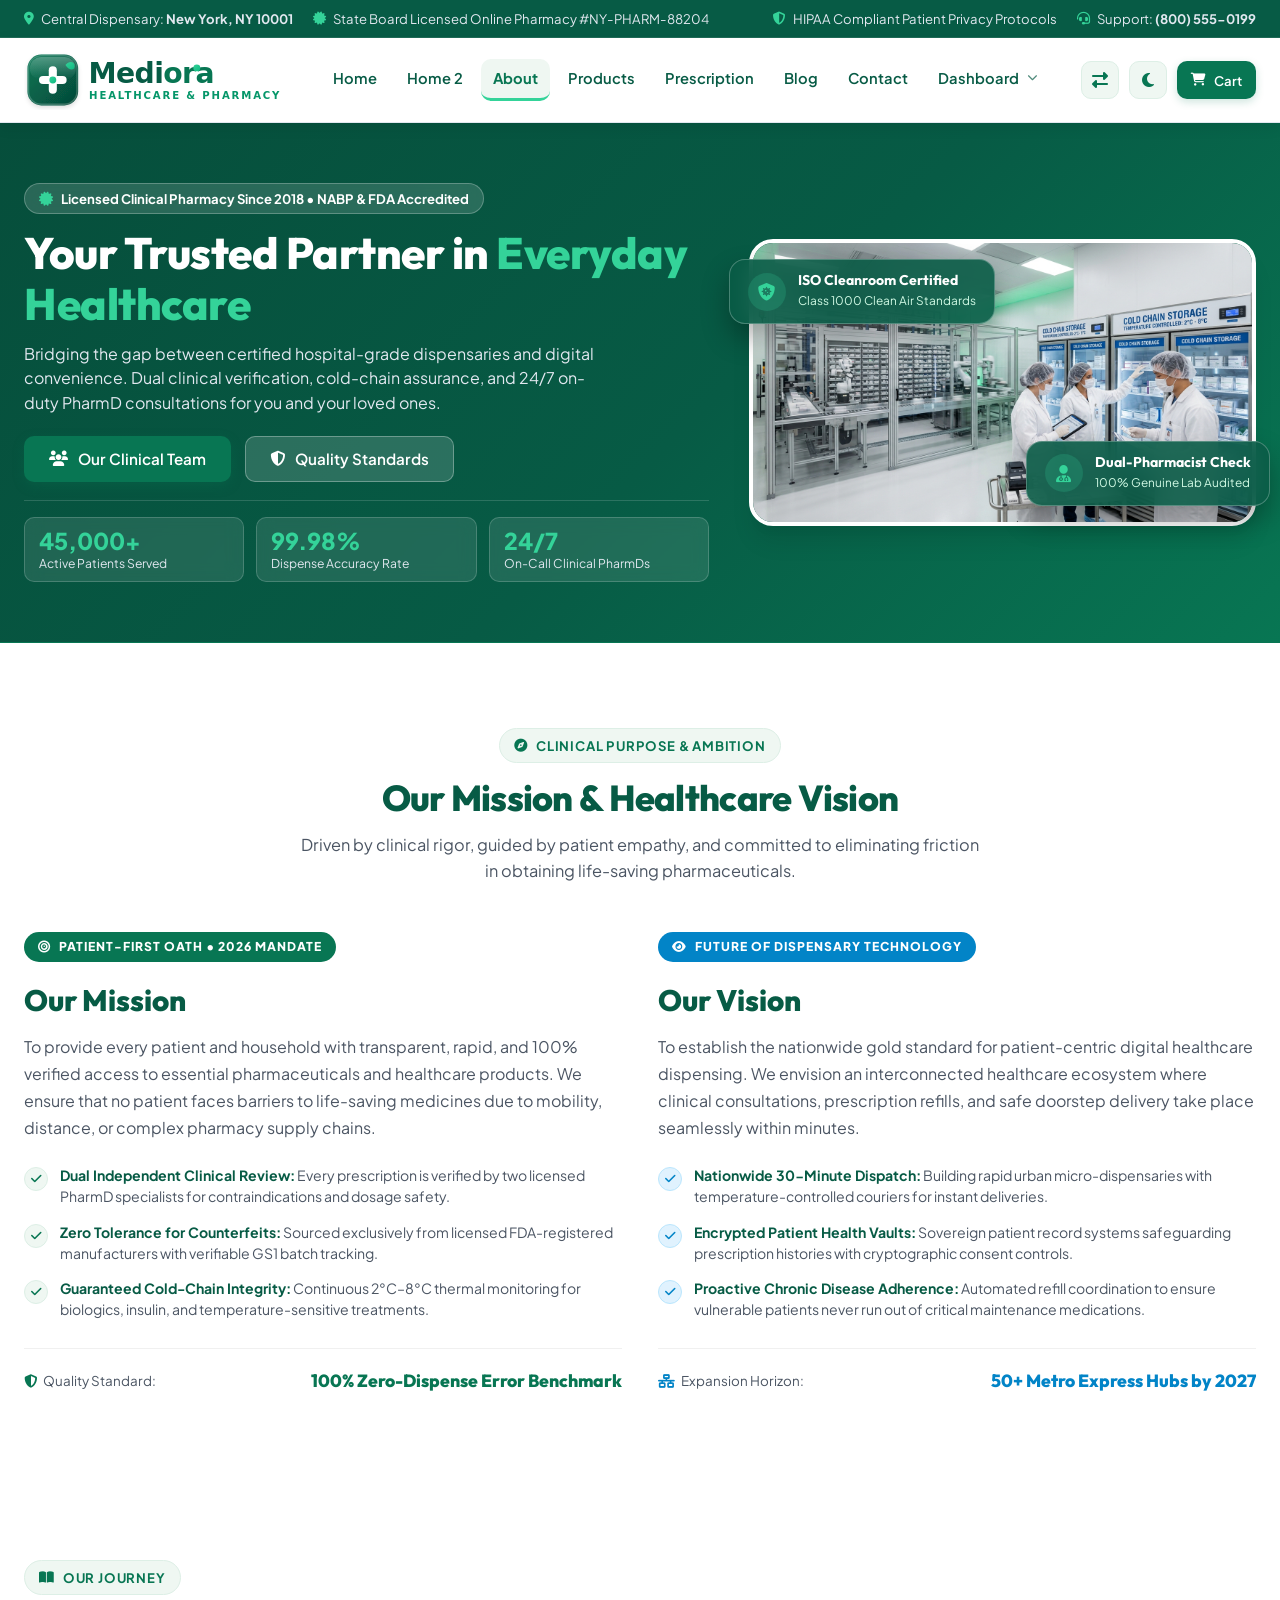
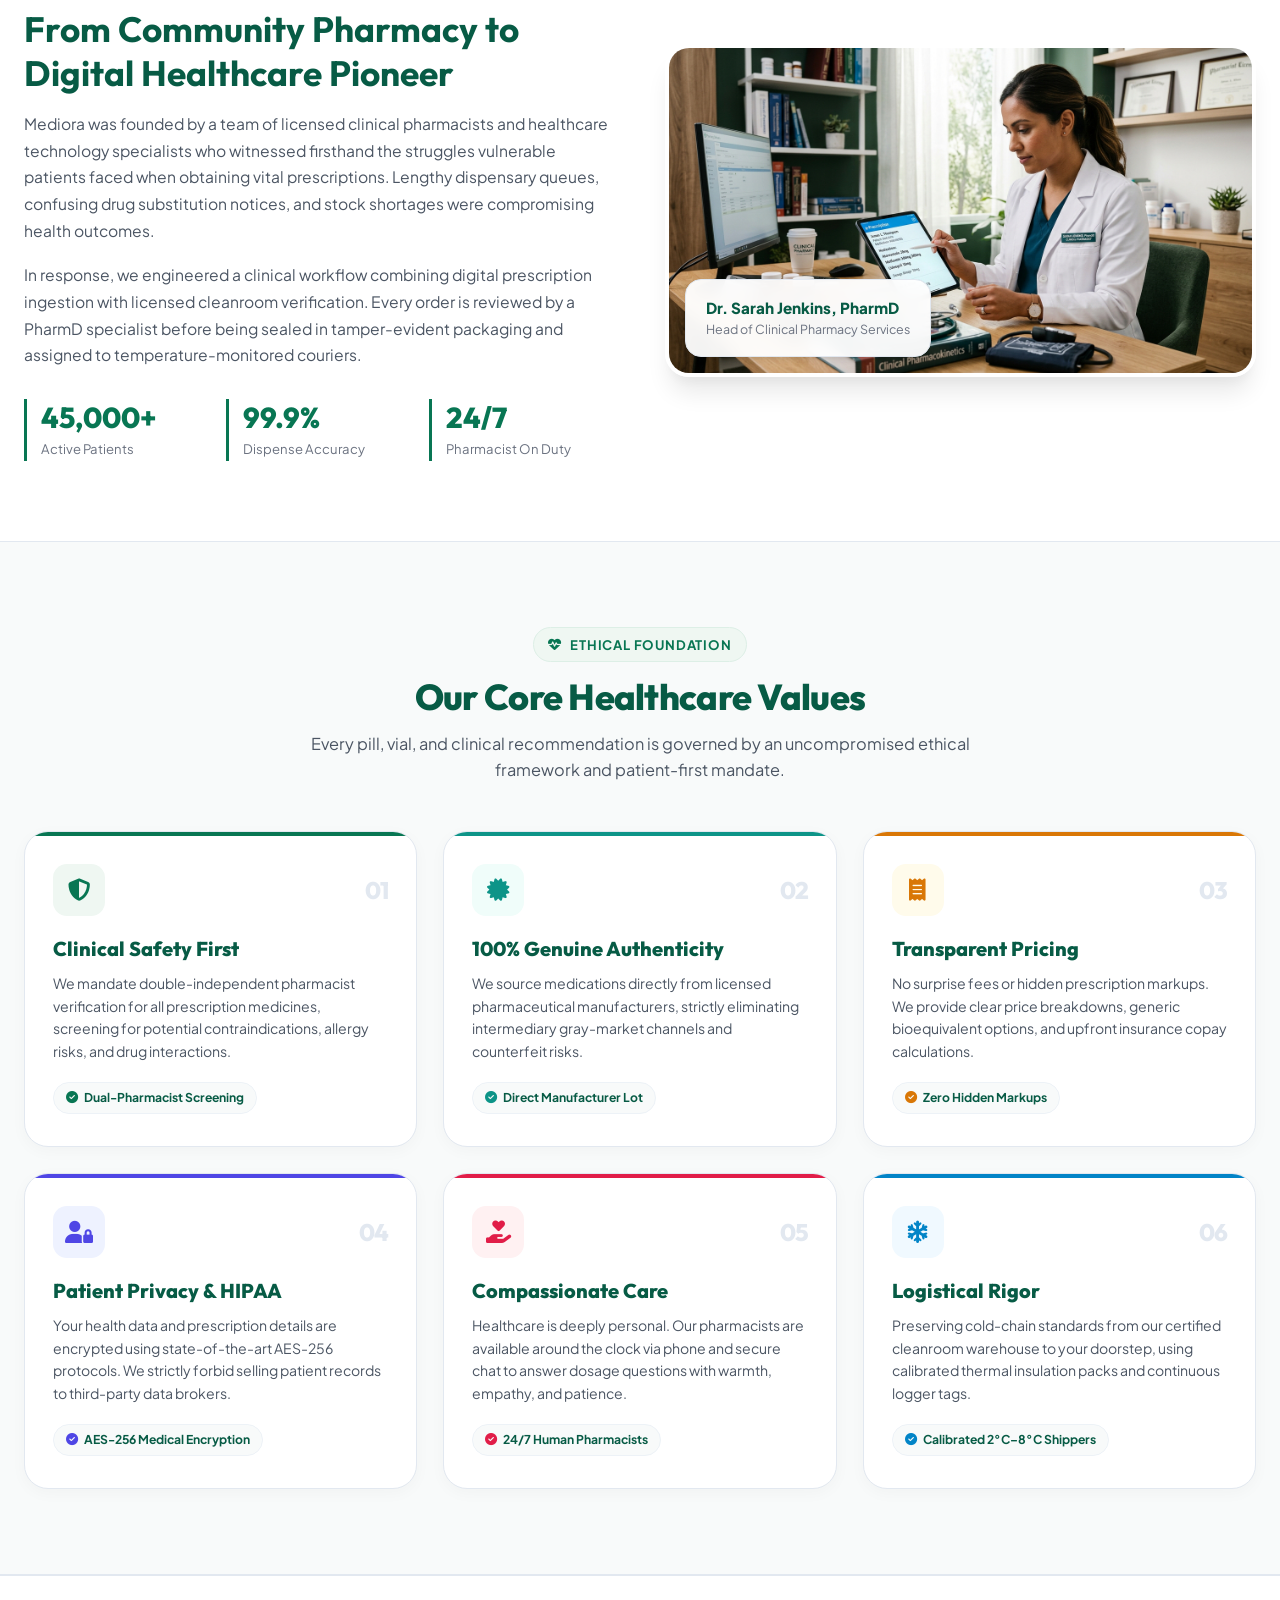
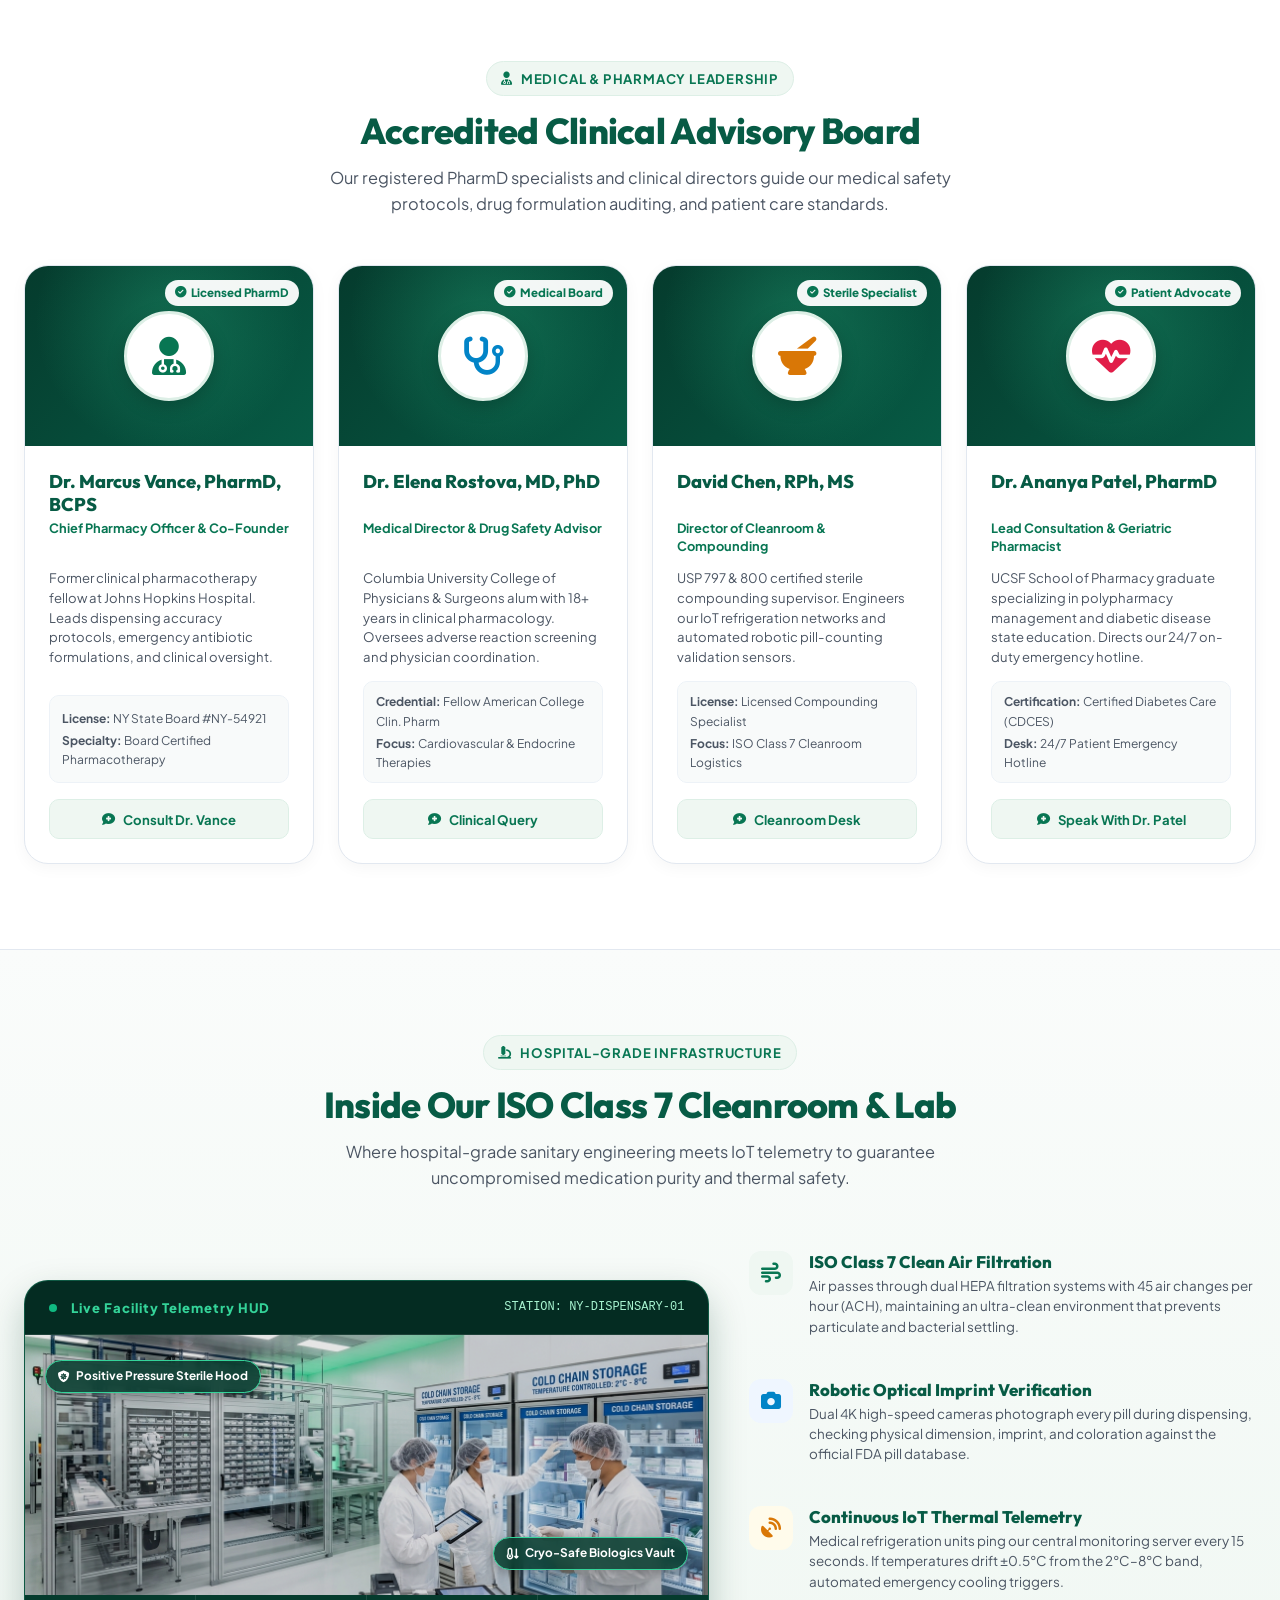
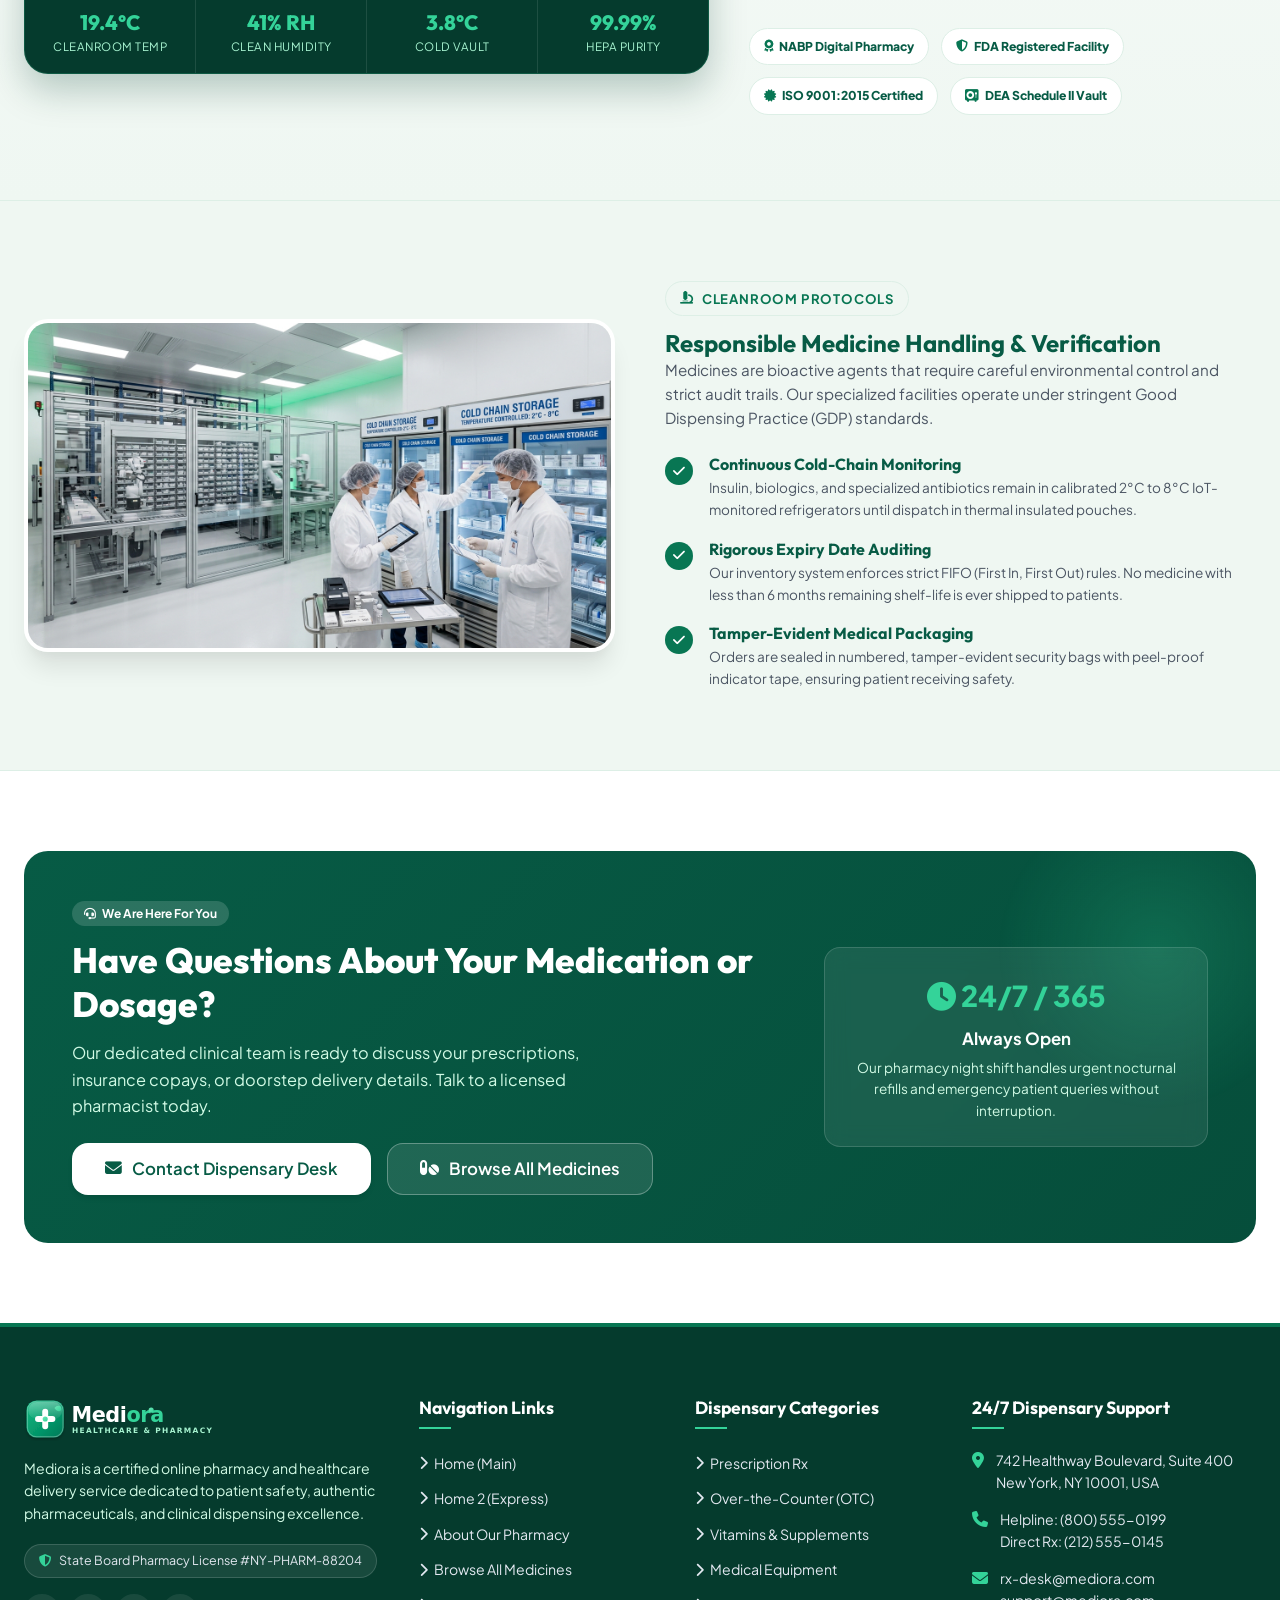
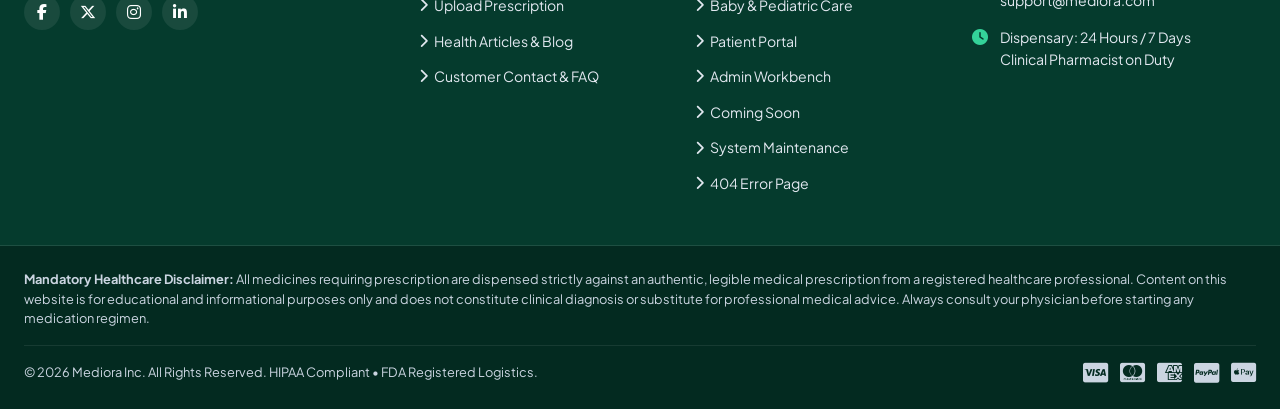
<file: about.html>
<!DOCTYPE html>
<html lang="en">
<head>
  <meta charset="UTF-8">
  <meta name="viewport" content="width=device-width, initial-scale=1.0">
  <title>About Us | Your Trusted Partner in Everyday Healthcare | Mediora</title>
  <meta name="description" content="Learn about Mediora - our mission, licensed pharmacists, cleanroom quality standards, cold-chain handling, and commitment to safe doorstep healthcare.">
  <link rel="icon" type="image/svg+xml" href="images/favicon.svg">
  <link rel="stylesheet" href="https://cdnjs.cloudflare.com/ajax/libs/font-awesome/6.5.2/css/all.min.css">
  <link rel="stylesheet" href="https://cdn.jsdelivr.net/npm/@fortawesome/fontawesome-free@6.5.2/css/all.min.css">
  <link rel="stylesheet" href="css/style.css">
  <script>
    (function(){
      try {
        if(localStorage.getItem('mediora_theme_mode') === 'dark') {
          document.documentElement.setAttribute('data-theme', 'dark');
        }
        if(localStorage.getItem('mediora_direction') === 'rtl') {
          document.documentElement.setAttribute('dir', 'rtl');
        }
      } catch(e){}
    })();
  </script>
</head>
<body>

  <!-- TOP BAR -->
  <div class="top-bar">
    <div class="container top-bar-inner">
      <div class="top-bar-left">
        <div class="top-bar-item">
          <i class="fa-solid fa-location-dot"></i>
          <span>Central Dispensary: <strong>New York, NY 10001</strong></span>
        </div>
        <div class="top-bar-item">
          <i class="fa-solid fa-certificate"></i>
          <span>State Board Licensed Online Pharmacy #NY-PHARM-88204</span>
        </div>
      </div>
      <div class="top-bar-right">
        <div class="top-bar-item">
          <i class="fa-solid fa-shield-halved"></i>
          <span>HIPAA Compliant Patient Privacy Protocols</span>
        </div>
        <div class="top-bar-item">
          <i class="fa-solid fa-headset"></i>
          <span>Support: <strong>(800) 555-0199</strong></span>
        </div>
      </div>
    </div>
  </div>

  <div class="header-sticky-container">
    <header class="main-header">
      <div class="container header-inner">
        <!-- Pharmacy Logo -->
        <a href="index.html" class="brand-logo" title="Mediora Home">
          <img src="images/logo.svg" alt="Mediora Logo" class="logo-light">
          <img src="images/logo-white.svg" alt="Mediora Logo" class="logo-dark">
        </a>

        <!-- Main Navigation Menu (Desktop Single Line) -->
        <nav class="header-nav" aria-label="Main Navigation">
          <ul class="nav-links">
            <li><a href="index.html" class="nav-link">Home</a></li>
            <li><a href="home-2.html" class="nav-link">Home 2</a></li>
            <li><a href="about.html" class="nav-link active">About</a></li>
            <li><a href="products.html" class="nav-link">Products</a></li>
            <li><a href="upload-prescription.html" class="nav-link">Prescription</a></li>
            <li><a href="blog.html" class="nav-link">Blog</a></li>
            <li><a href="contact.html" class="nav-link">Contact</a></li>
            <li class="nav-item-dropdown">
              <a href="user-dashboard.html" class="nav-link">Dashboard <i class="fa-solid fa-chevron-down nav-caret"></i></a>
              <div class="nav-dropdown-menu">
                <a href="user-dashboard.html" class="nav-dropdown-item"><i class="fa-solid fa-id-card-clip"></i> Patient Dashboard</a>
                <a href="admin-dashboard.html" class="nav-dropdown-item"><i class="fa-solid fa-shield-halved"></i> Admin Workbench</a>
              </div>
            </li>
          </ul>
        </nav>

        <!-- Header Actions: RTL, Theme, Cart & Mobile Toggle -->
        <div class="header-actions">
          <button type="button" class="header-action-btn rtl-toggle-btn" id="rtlToggleBtn" aria-label="Toggle RTL Layout" title="Toggle RTL / LTR layout" onclick="window.PharmaApp.toggleRTL()">
            <i class="fa-solid fa-right-left"></i>
            <span class="toggle-text" style="display:none;">RTL</span>
          </button>

          <button type="button" class="header-action-btn theme-toggle-btn" id="themeToggleBtn" aria-label="Toggle Dark / Light Theme" title="Toggle Dark / Light Theme" onclick="window.PharmaApp.toggleTheme()">
            <i class="fa-solid fa-moon theme-icon"></i>
            <span class="toggle-text" style="display:none;">Dark</span>
          </button>

          <!-- Cart Button -->
          <div class="cart-btn-wrapper">
            <button type="button" class="cart-icon-btn" onclick="window.PharmaApp.openCartDrawer()" aria-label="Open Shopping Cart">
              <i class="fa-solid fa-cart-shopping"></i>
              <span>Cart</span>
              <span class="cart-badge-count" style="display:none;">0</span>
            </button>
          </div>

          <button type="button" class="mobile-nav-toggle" aria-label="Toggle Navigation">
            <i class="fa-solid fa-bars"></i>
          </button>
        </div>
      </div>
    </header>

    <!-- Mobile Navigation Drawer -->
    <nav class="nav-bar">
      <div class="container nav-inner">

        <!-- Mobile View Exclusive: Account Panel -->
        <div class="mobile-menu-account">
          <div class="mobile-account-card">
            <div class="mobile-account-avatar"><i class="fa-regular fa-user"></i></div>
            <div class="mobile-account-info">
              <span class="mobile-account-label">Patient Access</span>
              <h5 class="mobile-account-name">My Account</h5>
            </div>
          </div>
          <div class="mobile-account-links">
            <a href="javascript:void(0)" class="mobile-account-link" onclick="window.PharmaApp.openAuthModal('login'); document.querySelector('.nav-bar')?.classList.remove('mobile-open');">
              <i class="fa-solid fa-right-to-bracket"></i>
              <span>Login / Sign Up</span>
            </a>
            <a href="user-dashboard.html" class="mobile-account-link">
              <i class="fa-solid fa-id-card-clip"></i>
              <span>User Portal</span>
            </a>
            <a href="admin-dashboard.html" class="mobile-account-link">
              <i class="fa-solid fa-shield-halved"></i>
              <span>Admin</span>
            </a>
          </div>
        </div>

        <!-- Mobile View Exclusive: Cart CTA Card -->
        <div class="mobile-menu-cart">
          <button type="button" class="mobile-menu-cart-btn" onclick="window.PharmaApp.openCartDrawer(); document.querySelector('.nav-bar')?.classList.remove('mobile-open');">
            <div class="mobile-menu-cart-icon">
              <i class="fa-solid fa-cart-shopping"></i>
              <span class="cart-badge-count" style="display:none;">0</span>
            </div>
            <div class="mobile-menu-cart-info">
              <span class="mobile-menu-cart-sub">Order Summary</span>
              <strong class="mobile-menu-cart-title">View Shopping Cart</strong>
            </div>
            <i class="fa-solid fa-chevron-right mobile-menu-cart-arrow"></i>
          </button>
        </div>

        <!-- Mobile View Exclusive: Medicine Search -->
        <div class="mobile-menu-search">
          <form action="products.html" method="GET">
            <input type="text" name="q" placeholder="Search medicines, vitamins..." aria-label="Search medicines in menu">
            <button type="submit" aria-label="Search"><i class="fa-solid fa-magnifying-glass"></i></button>
          </form>
        </div>

        <!-- Navigation Links (All Pages + Dashboard) -->
        <ul class="nav-links">
          <li><a href="index.html" class="nav-link"><i class="fa-solid fa-house"></i> Home</a></li>
          <li><a href="home-2.html" class="nav-link"><i class="fa-solid fa-bolt"></i> Home 2</a></li>
          <li><a href="about.html" class="nav-link active"><i class="fa-solid fa-circle-info"></i> About</a></li>
          <li><a href="products.html" class="nav-link"><i class="fa-solid fa-tablets"></i> Products</a></li>
          <li><a href="upload-prescription.html" class="nav-link"><i class="fa-solid fa-file-prescription"></i> Prescription</a></li>
          <li><a href="blog.html" class="nav-link"><i class="fa-solid fa-book-medical"></i> Blog</a></li>
          <li><a href="contact.html" class="nav-link"><i class="fa-solid fa-envelope"></i> Contact</a></li>
          <li><a href="user-dashboard.html" class="nav-link"><i class="fa-solid fa-gauge-high"></i> Dashboard</a></li>
        </ul>

        <!-- Mobile View Exclusive: CTA Group -->
        <div class="mobile-menu-cta-group">
          <a href="upload-prescription.html" class="btn btn-primary mobile-cta-btn">
            <i class="fa-solid fa-file-arrow-up"></i> Upload Doctor's Rx Slip
          </a>
          <a href="tel:8005550199" class="nav-phone-cta">
            <i class="fa-solid fa-headset"></i>
            <span>24/7 Hotline: <strong>(800) 555-0199</strong></span>
          </a>
        </div>

      </div>
    </nav>
  </div>
        </a>
      </div>

    </div>
  </nav>
  </div>

  <!-- =========================================================================
       SECTION 1: INTRODUCTORY HERO (Unified 520px Height)
       ========================================================================= -->
  <section class="hero-unified hero-bg-about">
    <div class="container">
      <div class="hero-unified-grid">
        <div class="hero-content">
          <div class="hero-badge-pill">
            <i class="fa-solid fa-certificate"></i>
            <span>Licensed Clinical Pharmacy Since 2018 • NABP &amp; FDA Accredited</span>
          </div>
          <h1 class="hero-headline">
            Your Trusted Partner in <span>Everyday Healthcare</span>
          </h1>
          <p class="hero-subtext">
            Bridging the gap between certified hospital-grade dispensaries and digital convenience. Dual clinical verification, cold-chain assurance, and 24/7 on-duty PharmD consultations for you and your loved ones.
          </p>
          <div class="hero-btn-group">
            <a href="#ourStory" class="btn btn-primary">
              <i class="fa-solid fa-users"></i> Our Clinical Team
            </a>
            <a href="products.html" class="btn btn-secondary" style="background:rgba(255,255,255,0.15); border-color:rgba(255,255,255,0.3); color:#FFFFFF;">
              <i class="fa-solid fa-shield-halved"></i> Quality Standards
            </a>
          </div>
          <!-- 3 Clinical Key Stat Cards -->
          <div class="hero-stats-row">
            <div class="hero-stat-card">
              <div class="hero-stat-val">45,000+</div>
              <div class="hero-stat-desc">Active Patients Served</div>
            </div>
            <div class="hero-stat-card">
              <div class="hero-stat-val">99.98%</div>
              <div class="hero-stat-desc">Dispense Accuracy Rate</div>
            </div>
            <div class="hero-stat-card">
              <div class="hero-stat-val">24/7</div>
              <div class="hero-stat-desc">On-Call Clinical PharmDs</div>
            </div>
          </div>
        </div>

        <div class="hero-unified-media">
          <img src="images/pharmacy-lab.jpg" alt="Certified Hospital Grade Pharmacy Cleanroom Lab" class="hero-unified-img">
          <!-- Floating trust badges -->
          <div class="hero-float-card-dark" style="top:20px; left:-20px;">
            <div class="float-icon"><i class="fa-solid fa-shield-virus"></i></div>
            <div class="float-info">
              <h5>ISO Cleanroom Certified</h5>
              <p>Class 1000 Clean Air Standards</p>
            </div>
          </div>
          <div class="hero-float-card-dark" style="bottom:20px; right:-14px; animation-delay:2s;">
            <div class="float-icon"><i class="fa-solid fa-user-doctor"></i></div>
            <div class="float-info">
              <h5>Dual-Pharmacist Check</h5>
              <p>100% Genuine Lab Audited</p>
            </div>
          </div>
        </div>
      </div>
    </div>
  </section>

  <!-- =========================================================================
       SECTION 2: REDESIGNED MISSION & VISION (Purpose & Ambition Showcase)
       ========================================================================= -->
  <section class="mv-modern-section">
    <div class="container">
      <div class="text-center">
        <span class="section-tag"><i class="fa-solid fa-compass"></i> Clinical Purpose &amp; Ambition</span>
        <h2 class="section-title">Our Mission &amp; Healthcare Vision</h2>
        <p class="section-subtitle">
          Driven by clinical rigor, guided by patient empathy, and committed to eliminating friction in obtaining life-saving pharmaceuticals.
        </p>
      </div>

      <div class="mv-modern-grid">
        <!-- Our Mission Card -->
        <div class="mv-modern-card mv-card-mission">
          <div class="mv-card-top-badge">
            <i class="fa-solid fa-bullseye"></i> Patient-First Oath • 2026 Mandate
          </div>
          <h3>Our Mission</h3>
          <p class="mv-statement-text">
            To provide every patient and household with transparent, rapid, and 100% verified access to essential pharmaceuticals and healthcare products. We ensure that no patient faces barriers to life-saving medicines due to mobility, distance, or complex pharmacy supply chains.
          </p>
          <div class="mv-commitments-list">
            <div class="mv-commitment-item">
              <div class="mv-item-icon"><i class="fa-solid fa-check"></i></div>
              <div>
                <strong style="color:var(--dark-forest);">Dual Independent Clinical Review:</strong>
                <span style="color:var(--text-secondary);"> Every prescription is verified by two licensed PharmD specialists for contraindications and dosage safety.</span>
              </div>
            </div>
            <div class="mv-commitment-item">
              <div class="mv-item-icon"><i class="fa-solid fa-check"></i></div>
              <div>
                <strong style="color:var(--dark-forest);">Zero Tolerance for Counterfeits:</strong>
                <span style="color:var(--text-secondary);"> Sourced exclusively from licensed FDA-registered manufacturers with verifiable GS1 batch tracking.</span>
              </div>
            </div>
            <div class="mv-commitment-item">
              <div class="mv-item-icon"><i class="fa-solid fa-check"></i></div>
              <div>
                <strong style="color:var(--dark-forest);">Guaranteed Cold-Chain Integrity:</strong>
                <span style="color:var(--text-secondary);"> Continuous 2°C–8°C thermal monitoring for biologics, insulin, and temperature-sensitive treatments.</span>
              </div>
            </div>
          </div>
          <div class="mv-metric-footer">
            <span style="color:var(--text-secondary);"><i class="fa-solid fa-shield-halved" style="color:var(--primary-green); margin-right:4px;"></i> Quality Standard:</span>
            <span class="mv-metric-highlight">100% Zero-Dispense Error Benchmark</span>
          </div>
        </div>

        <!-- Our Vision Card -->
        <div class="mv-modern-card mv-card-vision">
          <div class="mv-card-top-badge">
            <i class="fa-solid fa-eye"></i> Future of Dispensary Technology
          </div>
          <h3>Our Vision</h3>
          <p class="mv-statement-text">
            To establish the nationwide gold standard for patient-centric digital healthcare dispensing. We envision an interconnected healthcare ecosystem where clinical consultations, prescription refills, and safe doorstep delivery take place seamlessly within minutes.
          </p>
          <div class="mv-commitments-list">
            <div class="mv-commitment-item">
              <div class="mv-item-icon"><i class="fa-solid fa-check"></i></div>
              <div>
                <strong style="color:var(--dark-forest);">Nationwide 30-Minute Dispatch:</strong>
                <span style="color:var(--text-secondary);"> Building rapid urban micro-dispensaries with temperature-controlled couriers for instant deliveries.</span>
              </div>
            </div>
            <div class="mv-commitment-item">
              <div class="mv-item-icon"><i class="fa-solid fa-check"></i></div>
              <div>
                <strong style="color:var(--dark-forest);">Encrypted Patient Health Vaults:</strong>
                <span style="color:var(--text-secondary);"> Sovereign patient record systems safeguarding prescription histories with cryptographic consent controls.</span>
              </div>
            </div>
            <div class="mv-commitment-item">
              <div class="mv-item-icon"><i class="fa-solid fa-check"></i></div>
              <div>
                <strong style="color:var(--dark-forest);">Proactive Chronic Disease Adherence:</strong>
                <span style="color:var(--text-secondary);"> Automated refill coordination to ensure vulnerable patients never run out of critical maintenance medications.</span>
              </div>
            </div>
          </div>
          <div class="mv-metric-footer">
            <span style="color:var(--text-secondary);"><i class="fa-solid fa-network-wired" style="color:#0284C7; margin-right:4px;"></i> Expansion Horizon:</span>
            <span class="mv-metric-highlight">50+ Metro Express Hubs by 2027</span>
          </div>
        </div>
      </div>
    </div>
  </section>

  <!-- =========================================================================
       SECTION 3: THE STORY BEHIND MEDIORA & OUR COMMITMENT
       ========================================================================= -->
  <section class="story-section">
    <div class="container story-grid">
      <div class="story-content">
        <span class="section-tag"><i class="fa-solid fa-book-open"></i> Our Journey</span>
        <h2>From Community Pharmacy to Digital Healthcare Pioneer</h2>
        <p>
          Mediora was founded by a team of licensed clinical pharmacists and healthcare technology specialists who witnessed firsthand the struggles vulnerable patients faced when obtaining vital prescriptions. Lengthy dispensary queues, confusing drug substitution notices, and stock shortages were compromising health outcomes.
        </p>
        <p>
          In response, we engineered a clinical workflow combining digital prescription ingestion with licensed cleanroom verification. Every order is reviewed by a PharmD specialist before being sealed in tamper-evident packaging and assigned to temperature-monitored couriers.
        </p>
        <div class="story-stats">
          <div class="story-stat-item">
            <h3>45,000+</h3>
            <span>Active Patients</span>
          </div>
          <div class="story-stat-item">
            <h3>99.9%</h3>
            <span>Dispense Accuracy</span>
          </div>
          <div class="story-stat-item">
            <h3>24/7</h3>
            <span>Pharmacist On Duty</span>
          </div>
        </div>
      </div>

      <div class="story-media" style="position:relative;">
        <img src="images/pharmacist-consult.jpg" alt="Clinical Pharmacist Reviewing Electronic Prescription" style="border-radius:var(--radius-xl); box-shadow:var(--shadow-xl); border:4px solid #FFFFFF; width:100%;">
        <div style="position:absolute; bottom:20px; left:20px; background:rgba(255,255,255,0.95); backdrop-filter:blur(8px); padding:16px 20px; border-radius:var(--radius-lg); border:1px solid var(--border-color); box-shadow:var(--shadow-md);">
          <div style="font-weight:800; font-size:0.95rem; color:var(--dark-forest);">Dr. Sarah Jenkins, PharmD</div>
          <div style="font-size:0.78rem; color:var(--text-muted);">Head of Clinical Pharmacy Services</div>
        </div>
      </div>
    </div>
  </section>

  <!-- =========================================================================
       SECTION 4: REDESIGNED CORE HEALTHCARE VALUES SHOWCASE
       ========================================================================= -->
  <section class="values-showcase-section">
    <div class="container">
      <div class="text-center">
        <span class="section-tag"><i class="fa-solid fa-heart-pulse"></i> Ethical Foundation</span>
        <h2 class="section-title">Our Core Healthcare Values</h2>
        <p class="section-subtitle">
          Every pill, vial, and clinical recommendation is governed by an uncompromised ethical framework and patient-first mandate.
        </p>
      </div>

      <div class="values-showcase-grid">
        <!-- Value 1 -->
        <div class="value-card-v2 val-emerald">
          <div class="value-accent-stripe"></div>
          <div class="value-card-header">
            <div class="value-icon-v2">
              <i class="fa-solid fa-shield-halved"></i>
            </div>
            <span class="value-num-index">01</span>
          </div>
          <h4>Clinical Safety First</h4>
          <p>We mandate double-independent pharmacist verification for all prescription medicines, screening for potential contraindications, allergy risks, and drug interactions.</p>
          <div class="value-badge-chip">
            <i class="fa-solid fa-circle-check" style="color:#087653;"></i> Dual-Pharmacist Screening
          </div>
        </div>

        <!-- Value 2 -->
        <div class="value-card-v2 val-teal">
          <div class="value-accent-stripe"></div>
          <div class="value-card-header">
            <div class="value-icon-v2">
              <i class="fa-solid fa-certificate"></i>
            </div>
            <span class="value-num-index">02</span>
          </div>
          <h4>100% Genuine Authenticity</h4>
          <p>We source medications directly from licensed pharmaceutical manufacturers, strictly eliminating intermediary gray-market channels and counterfeit risks.</p>
          <div class="value-badge-chip">
            <i class="fa-solid fa-circle-check" style="color:#0D9488;"></i> Direct Manufacturer Lot
          </div>
        </div>

        <!-- Value 3 -->
        <div class="value-card-v2 val-amber">
          <div class="value-accent-stripe"></div>
          <div class="value-card-header">
            <div class="value-icon-v2">
              <i class="fa-solid fa-receipt"></i>
            </div>
            <span class="value-num-index">03</span>
          </div>
          <h4>Transparent Pricing</h4>
          <p>No surprise fees or hidden prescription markups. We provide clear price breakdowns, generic bioequivalent options, and upfront insurance copay calculations.</p>
          <div class="value-badge-chip">
            <i class="fa-solid fa-circle-check" style="color:#D97706;"></i> Zero Hidden Markups
          </div>
        </div>

        <!-- Value 4 -->
        <div class="value-card-v2 val-indigo">
          <div class="value-accent-stripe"></div>
          <div class="value-card-header">
            <div class="value-icon-v2">
              <i class="fa-solid fa-user-lock"></i>
            </div>
            <span class="value-num-index">04</span>
          </div>
          <h4>Patient Privacy &amp; HIPAA</h4>
          <p>Your health data and prescription details are encrypted using state-of-the-art AES-256 protocols. We strictly forbid selling patient records to third-party data brokers.</p>
          <div class="value-badge-chip">
            <i class="fa-solid fa-circle-check" style="color:#4F46E5;"></i> AES-256 Medical Encryption
          </div>
        </div>

        <!-- Value 5 -->
        <div class="value-card-v2 val-rose">
          <div class="value-accent-stripe"></div>
          <div class="value-card-header">
            <div class="value-icon-v2">
              <i class="fa-solid fa-hand-holding-heart"></i>
            </div>
            <span class="value-num-index">05</span>
          </div>
          <h4>Compassionate Care</h4>
          <p>Healthcare is deeply personal. Our pharmacists are available around the clock via phone and secure chat to answer dosage questions with warmth, empathy, and patience.</p>
          <div class="value-badge-chip">
            <i class="fa-solid fa-circle-check" style="color:#E11D48;"></i> 24/7 Human Pharmacists
          </div>
        </div>

        <!-- Value 6 -->
        <div class="value-card-v2 val-sky">
          <div class="value-accent-stripe"></div>
          <div class="value-card-header">
            <div class="value-icon-v2">
              <i class="fa-solid fa-snowflake"></i>
            </div>
            <span class="value-num-index">06</span>
          </div>
          <h4>Logistical Rigor</h4>
          <p>Preserving cold-chain standards from our certified cleanroom warehouse to your doorstep, using calibrated thermal insulation packs and continuous logger tags.</p>
          <div class="value-badge-chip">
            <i class="fa-solid fa-circle-check" style="color:#0284C7;"></i> Calibrated 2°C–8°C Shippers
          </div>
        </div>
      </div>
    </div>
  </section>

  <!-- =========================================================================
       NEW SECTION 1 (ABOUT): ACCREDITED CLINICAL ADVISORY BOARD & LEADERSHIP
       ========================================================================= -->
  <section class="clinical-board-section" id="clinicalBoard">
    <div class="container">
      <div class="text-center">
        <span class="section-tag"><i class="fa-solid fa-user-doctor"></i> Medical &amp; Pharmacy Leadership</span>
        <h2 class="section-title">Accredited Clinical Advisory Board</h2>
        <p class="section-subtitle">
          Our registered PharmD specialists and clinical directors guide our medical safety protocols, drug formulation auditing, and patient care standards.
        </p>
      </div>

      <div class="clinical-board-grid">
        <!-- Member 1 -->
        <div class="clinical-member-card">
          <div class="member-avatar-wrap">
            <div class="member-avatar-icon">
              <i class="fa-solid fa-user-doctor"></i>
            </div>
            <div class="member-verified-badge">
              <i class="fa-solid fa-circle-check"></i> Licensed PharmD
            </div>
          </div>
          <div class="member-body">
            <h4 class="member-name">Dr. Marcus Vance, PharmD, BCPS</h4>
            <span class="member-role">Chief Pharmacy Officer &amp; Co-Founder</span>
            <p class="member-bio">Former clinical pharmacotherapy fellow at Johns Hopkins Hospital. Leads dispensing accuracy protocols, emergency antibiotic formulations, and clinical oversight.</p>
            <div class="member-credentials">
              <span><strong>License:</strong> NY State Board #NY-54921</span>
              <span><strong>Specialty:</strong> Board Certified Pharmacotherapy</span>
            </div>
            <a href="contact.html" class="member-contact-btn">
              <i class="fa-solid fa-comment-medical"></i> Consult Dr. Vance
            </a>
          </div>
        </div>

        <!-- Member 2 -->
        <div class="clinical-member-card">
          <div class="member-avatar-wrap">
            <div class="member-avatar-icon" style="color:#0284C7;">
              <i class="fa-solid fa-stethoscope"></i>
            </div>
            <div class="member-verified-badge">
              <i class="fa-solid fa-circle-check"></i> Medical Board
            </div>
          </div>
          <div class="member-body">
            <h4 class="member-name">Dr. Elena Rostova, MD, PhD</h4>
            <span class="member-role">Medical Director &amp; Drug Safety Advisor</span>
            <p class="member-bio">Columbia University College of Physicians &amp; Surgeons alum with 18+ years in clinical pharmacology. Oversees adverse reaction screening and physician coordination.</p>
            <div class="member-credentials">
              <span><strong>Credential:</strong> Fellow American College Clin. Pharm</span>
              <span><strong>Focus:</strong> Cardiovascular &amp; Endocrine Therapies</span>
            </div>
            <a href="contact.html" class="member-contact-btn">
              <i class="fa-solid fa-comment-medical"></i> Clinical Query
            </a>
          </div>
        </div>

        <!-- Member 3 -->
        <div class="clinical-member-card">
          <div class="member-avatar-wrap">
            <div class="member-avatar-icon" style="color:#D97706;">
              <i class="fa-solid fa-mortar-pestle"></i>
            </div>
            <div class="member-verified-badge">
              <i class="fa-solid fa-circle-check"></i> Sterile Specialist
            </div>
          </div>
          <div class="member-body">
            <h4 class="member-name">David Chen, RPh, MS</h4>
            <span class="member-role">Director of Cleanroom &amp; Compounding</span>
            <p class="member-bio">USP 797 &amp; 800 certified sterile compounding supervisor. Engineers our IoT refrigeration networks and automated robotic pill-counting validation sensors.</p>
            <div class="member-credentials">
              <span><strong>License:</strong> Licensed Compounding Specialist</span>
              <span><strong>Focus:</strong> ISO Class 7 Cleanroom Logistics</span>
            </div>
            <a href="contact.html" class="member-contact-btn">
              <i class="fa-solid fa-comment-medical"></i> Cleanroom Desk
            </a>
          </div>
        </div>

        <!-- Member 4 -->
        <div class="clinical-member-card">
          <div class="member-avatar-wrap">
            <div class="member-avatar-icon" style="color:#E11D48;">
              <i class="fa-solid fa-heart-pulse"></i>
            </div>
            <div class="member-verified-badge">
              <i class="fa-solid fa-circle-check"></i> Patient Advocate
            </div>
          </div>
          <div class="member-body">
            <h4 class="member-name">Dr. Ananya Patel, PharmD</h4>
            <span class="member-role">Lead Consultation &amp; Geriatric Pharmacist</span>
            <p class="member-bio">UCSF School of Pharmacy graduate specializing in polypharmacy management and diabetic disease state education. Directs our 24/7 on-duty emergency hotline.</p>
            <div class="member-credentials">
              <span><strong>Certification:</strong> Certified Diabetes Care (CDCES)</span>
              <span><strong>Desk:</strong> 24/7 Patient Emergency Hotline</span>
            </div>
            <a href="contact.html" class="member-contact-btn">
              <i class="fa-solid fa-comment-medical"></i> Speak With Dr. Patel
            </a>
          </div>
        </div>
      </div>
    </div>
  </section>

  <!-- =========================================================================
       NEW SECTION 2 (ABOUT): STATE-OF-THE-ART CLEANROOM & COLD-CHAIN FACILITY
       ========================================================================= -->
  <section class="cleanroom-facility-section">
    <div class="container">
      <div class="text-center">
        <span class="section-tag"><i class="fa-solid fa-microscope"></i> Hospital-Grade Infrastructure</span>
        <h2 class="section-title">Inside Our ISO Class 7 Cleanroom &amp; Lab</h2>
        <p class="section-subtitle">
          Where hospital-grade sanitary engineering meets IoT telemetry to guarantee uncompromised medication purity and thermal safety.
        </p>
      </div>

      <div class="cleanroom-layout-grid">
        <!-- Left: Telemetry HUD Card -->
        <div class="cleanroom-hud-box">
          <div class="hud-telemetry-header">
            <div class="hud-title">
              <span class="pulse-sensor-dot"></span> Live Facility Telemetry HUD
            </div>
            <span style="font-size:0.75rem; color:#A7F3D0; font-family:monospace;">STATION: NY-DISPENSARY-01</span>
          </div>
          <div class="hud-media-container">
            <img src="images/pharmacy-lab.jpg" alt="Certified Hospital Grade Pharmacy Cleanroom Lab">
            <div class="hud-hotspot-pin" style="top:25px; left:20px;">
              <i class="fa-solid fa-shield-virus"></i> Positive Pressure Sterile Hood
            </div>
            <div class="hud-hotspot-pin" style="bottom:25px; right:20px;">
              <i class="fa-solid fa-temperature-arrow-down"></i> Cryo-Safe Biologics Vault
            </div>
          </div>
          <div class="hud-sensors-grid">
            <div class="hud-sensor-item">
              <div class="sensor-val">19.4°C</div>
              <div class="sensor-label">Cleanroom Temp</div>
            </div>
            <div class="hud-sensor-item">
              <div class="sensor-val">41% RH</div>
              <div class="sensor-label">Clean Humidity</div>
            </div>
            <div class="hud-sensor-item">
              <div class="sensor-val">3.8°C</div>
              <div class="sensor-label">Cold Vault</div>
            </div>
            <div class="hud-sensor-item">
              <div class="sensor-val">99.99%</div>
              <div class="sensor-label">HEPA Purity</div>
            </div>
          </div>
        </div>

        <!-- Right: Technical Specifications -->
        <div>
          <div class="cleanroom-specs-list">
            <div class="cleanroom-spec-card">
              <div class="cleanroom-spec-icon">
                <i class="fa-solid fa-wind"></i>
              </div>
              <div class="cleanroom-spec-text">
                <h4>ISO Class 7 Clean Air Filtration</h4>
                <p>Air passes through dual HEPA filtration systems with 45 air changes per hour (ACH), maintaining an ultra-clean environment that prevents particulate and bacterial settling.</p>
              </div>
            </div>

            <div class="cleanroom-spec-card">
              <div class="cleanroom-spec-icon" style="color:#0284C7; background:#EFF6FF;">
                <i class="fa-solid fa-camera"></i>
              </div>
              <div class="cleanroom-spec-text">
                <h4>Robotic Optical Imprint Verification</h4>
                <p>Dual 4K high-speed cameras photograph every pill during dispensing, checking physical dimension, imprint, and coloration against the official FDA pill database.</p>
              </div>
            </div>

            <div class="cleanroom-spec-card">
              <div class="cleanroom-spec-icon" style="color:#D97706; background:#FFFBEB;">
                <i class="fa-solid fa-satellite-dish"></i>
              </div>
              <div class="cleanroom-spec-text">
                <h4>Continuous IoT Thermal Telemetry</h4>
                <p>Medical refrigeration units ping our central monitoring server every 15 seconds. If temperatures drift ±0.5°C from the 2°C–8°C band, automated emergency cooling triggers.</p>
              </div>
            </div>
          </div>

          <!-- Accreditations Row -->
          <div class="facility-accreditation-row">
            <span class="facility-acc-badge"><i class="fa-solid fa-award"></i> NABP Digital Pharmacy</span>
            <span class="facility-acc-badge"><i class="fa-solid fa-shield-halved"></i> FDA Registered Facility</span>
            <span class="facility-acc-badge"><i class="fa-solid fa-certificate"></i> ISO 9001:2015 Certified</span>
            <span class="facility-acc-badge"><i class="fa-solid fa-vault"></i> DEA Schedule II Vault</span>
          </div>
        </div>
      </div>
    </div>
  </section>

  <!-- =========================================================================
       SECTION 5: QUALITY ASSURANCE & RESPONSIBLE MEDICINE HANDLING
       ========================================================================= -->
  <section class="qa-section">
    <div class="container qa-grid">
      <div class="qa-media">
        <img src="images/pharmacy-lab.jpg" alt="State of the Art Pharmacy Cleanroom and Cold Chain Storage" style="border-radius:var(--radius-xl); box-shadow:var(--shadow-xl); border:4px solid #FFFFFF; width:100%;">
      </div>
      <div class="qa-content">
        <span class="section-tag"><i class="fa-solid fa-microscope"></i> Cleanroom Protocols</span>
        <h2>Responsible Medicine Handling &amp; Verification</h2>
        <p style="color:var(--text-secondary); font-size:0.95rem; line-height:1.6; margin-bottom:20px;">
          Medicines are bioactive agents that require careful environmental control and strict audit trails. Our specialized facilities operate under stringent Good Dispensing Practice (GDP) standards.
        </p>

        <div class="qa-list">
          <div class="qa-list-item">
            <div class="qa-bullet"><i class="fa-solid fa-check"></i></div>
            <div class="qa-item-text">
              <h5>Continuous Cold-Chain Monitoring</h5>
              <p>Insulin, biologics, and specialized antibiotics remain in calibrated 2°C to 8°C IoT-monitored refrigerators until dispatch in thermal insulated pouches.</p>
            </div>
          </div>

          <div class="qa-list-item">
            <div class="qa-bullet"><i class="fa-solid fa-check"></i></div>
            <div class="qa-item-text">
              <h5>Rigorous Expiry Date Auditing</h5>
              <p>Our inventory system enforces strict FIFO (First In, First Out) rules. No medicine with less than 6 months remaining shelf-life is ever shipped to patients.</p>
            </div>
          </div>

          <div class="qa-list-item">
            <div class="qa-bullet"><i class="fa-solid fa-check"></i></div>
            <div class="qa-item-text">
              <h5>Tamper-Evident Medical Packaging</h5>
              <p>Orders are sealed in numbered, tamper-evident security bags with peel-proof indicator tape, ensuring patient receiving safety.</p>
            </div>
          </div>
        </div>
      </div>
    </div>
  </section>

  <!-- =========================================================================
       SECTION 6: CUSTOMER COMMITMENT & CONTACT CALL-TO-ACTION
       ========================================================================= -->
  <section class="about-cta-section" style="padding:80px 0;">
    <div class="container">
      <div class="cta-consult-banner" style="margin:0;">
        <div class="cta-consult-content">
          <span class="badge" style="background:rgba(255,255,255,0.15); color:#FFFFFF; margin-bottom:12px;">
            <i class="fa-solid fa-headset"></i> We Are Here For You
          </span>
          <h3>Have Questions About Your Medication or Dosage?</h3>
          <p>
            Our dedicated clinical team is ready to discuss your prescriptions, insurance copays, or doorstep delivery details. Talk to a licensed pharmacist today.
          </p>
          <div class="cta-btn-row">
            <a href="contact.html" class="btn btn-white btn-lg">
              <i class="fa-solid fa-envelope"></i> Contact Dispensary Desk
            </a>
            <a href="products.html" class="btn btn-secondary btn-lg" style="background:rgba(255,255,255,0.1); color:#FFFFFF; border-color:rgba(255,255,255,0.3);">
              <i class="fa-solid fa-pills"></i> Browse All Medicines
            </a>
          </div>
        </div>
        <div class="cta-stat-box">
          <div style="font-size:1.8rem; font-weight:800; color:#34D399; margin-bottom:8px;">
            <i class="fa-solid fa-clock"></i> 24/7 / 365
          </div>
          <p style="font-weight:700; color:#FFFFFF; font-size:1.05rem; margin-bottom:4px;">Always Open</p>
          <p style="font-size:0.85rem; color:#D1FAE5;">
            Our pharmacy night shift handles urgent nocturnal refills and emergency patient queries without interruption.
          </p>
        </div>
      </div>
    </div>
  </section>

  <!-- GLOBAL FOOTER -->
  <footer class="global-footer">
    <div class="container footer-grid">
      <div class="footer-col-brand">
        <a href="index.html">
          <img src="images/logo-white.svg" alt="Mediora" style="height:44px;">
        </a>
        <p>
          Mediora is a certified online pharmacy and healthcare delivery service dedicated to patient safety, authentic pharmaceuticals, and clinical dispensing excellence.
        </p>
        <div class="footer-licence-badge">
          <i class="fa-solid fa-shield-halved"></i>
          <span>State Board Pharmacy License #NY-PHARM-88204</span>
        </div>
        <div class="footer-social-links">
          <a href="#" class="social-link" title="Facebook"><i class="fa-brands fa-facebook-f"></i></a>
          <a href="#" class="social-link" title="Twitter"><i class="fa-brands fa-x-twitter"></i></a>
          <a href="#" class="social-link" title="Instagram"><i class="fa-brands fa-instagram"></i></a>
          <a href="#" class="social-link" title="LinkedIn"><i class="fa-brands fa-linkedin-in"></i></a>
        </div>
      </div>

      <div class="footer-col">
        <h4>Navigation Links</h4>
        <ul class="footer-links-list">
          <li><a href="index.html"><i class="fa-solid fa-chevron-right"></i> Home (Main)</a></li>
          <li><a href="home-2.html"><i class="fa-solid fa-chevron-right"></i> Home 2 (Express)</a></li>
          <li><a href="about.html"><i class="fa-solid fa-chevron-right"></i> About Our Pharmacy</a></li>
          <li><a href="products.html"><i class="fa-solid fa-chevron-right"></i> Browse All Medicines</a></li>
          <li><a href="upload-prescription.html"><i class="fa-solid fa-chevron-right"></i> Upload Prescription</a></li>
          <li><a href="blog.html"><i class="fa-solid fa-chevron-right"></i> Health Articles &amp; Blog</a></li>
          <li><a href="contact.html"><i class="fa-solid fa-chevron-right"></i> Customer Contact &amp; FAQ</a></li>
        </ul>
      </div>

      <div class="footer-col">
        <h4>Dispensary Categories</h4>
        <ul class="footer-links-list">
          <li><a href="products.html?cat=prescription"><i class="fa-solid fa-chevron-right"></i> Prescription Rx</a></li>
          <li><a href="products.html?cat=otc"><i class="fa-solid fa-chevron-right"></i> Over-the-Counter (OTC)</a></li>
          <li><a href="products.html?cat=vitamins"><i class="fa-solid fa-chevron-right"></i> Vitamins &amp; Supplements</a></li>
          <li><a href="products.html?cat=devices"><i class="fa-solid fa-chevron-right"></i> Medical Equipment</a></li>
          <li><a href="products.html?cat=baby"><i class="fa-solid fa-chevron-right"></i> Baby &amp; Pediatric Care</a></li>
          <li><a href="user-dashboard.html"><i class="fa-solid fa-chevron-right"></i> Patient Portal</a></li>
          <li><a href="admin-dashboard.html"><i class="fa-solid fa-chevron-right"></i> Admin Workbench</a></li>
          <li><a href="coming-soon.html"><i class="fa-solid fa-chevron-right"></i> Coming Soon</a></li>
          <li><a href="maintenance.html"><i class="fa-solid fa-chevron-right"></i> System Maintenance</a></li>
          <li><a href="404.html"><i class="fa-solid fa-chevron-right"></i> 404 Error Page</a></li>
        </ul>
      </div>

      <div class="footer-col">
        <h4>24/7 Dispensary Support</h4>
        <div class="footer-contact-item">
          <i class="fa-solid fa-location-dot"></i>
          <span>742 Healthway Boulevard, Suite 400<br>New York, NY 10001, USA</span>
        </div>
        <div class="footer-contact-item">
          <i class="fa-solid fa-phone"></i>
          <span>Helpline: (800) 555-0199<br>Direct Rx: (212) 555-0145</span>
        </div>
        <div class="footer-contact-item">
          <i class="fa-solid fa-envelope"></i>
          <span>rx-desk@mediora.com<br>support@mediora.com</span>
        </div>
        <div class="footer-contact-item">
          <i class="fa-solid fa-clock"></i>
          <span>Dispensary: 24 Hours / 7 Days<br>Clinical Pharmacist on Duty</span>
        </div>
      </div>
    </div>

    <div class="footer-disclaimer-bar">
      <div class="container">
        <p class="disclaimer-text">
          <strong>Mandatory Healthcare Disclaimer:</strong> All medicines requiring prescription are dispensed strictly against an authentic, legible medical prescription from a registered healthcare professional. Content on this website is for educational and informational purposes only and does not constitute clinical diagnosis or substitute for professional medical advice. Always consult your physician before starting any medication regimen.
        </p>
        <div class="footer-bottom-flex">
          <div>
            &copy; 2026 Mediora Inc. All Rights Reserved. HIPAA Compliant • FDA Registered Logistics.
          </div>
          <div class="payment-badges" title="Accepted Payment Methods">
            <i class="fa-brands fa-cc-visa"></i>
            <i class="fa-brands fa-cc-mastercard"></i>
            <i class="fa-brands fa-cc-amex"></i>
            <i class="fa-brands fa-cc-paypal"></i>
            <i class="fa-brands fa-cc-apple-pay"></i>
          </div>
        </div>
      </div>
    </div>
  </footer>

  <!-- CART DRAWER & OVERLAY -->
  <div class="cart-overlay" id="cartOverlay"></div>
  <aside class="cart-drawer" id="cartDrawer" aria-label="Shopping Cart Drawer">
    <div class="cart-drawer-header">
      <h3><i class="fa-solid fa-basket-shopping" style="color:var(--primary-green);"></i> Your Pharmacy Cart</h3>
      <button class="cart-close-btn" onclick="window.PharmaApp.closeCartDrawer()"><i class="fa-solid fa-xmark"></i></button>
    </div>
    <div id="cartRxWarningBox" class="cart-rx-warning" style="display:none;">
      <i class="fa-solid fa-triangle-exclamation"></i> Contains prescription medicines. You must provide a valid prescription before order dispatch.
    </div>
    <div class="cart-drawer-body" id="cartDrawerBody"></div>
    <div class="cart-drawer-footer">
      <div class="cart-summary-line"><span>Subtotal</span><strong id="cartSubtotal">$0.00</strong></div>
      <div class="cart-summary-line"><span>Estimated Delivery Fee</span><strong id="cartShipping">$0.00</strong></div>
      <div class="cart-total-line"><span>Estimated Total</span><span id="cartTotal" style="color:var(--primary-green);">$0.00</span></div>
      <button class="btn btn-primary btn-lg" style="width:100%;" id="proceedCheckoutBtn">
        Proceed to Checkout <i class="fa-solid fa-arrow-right"></i>
      </button>
      <div style="text-align:center; margin-top:10px; font-size:0.75rem; color:var(--text-muted);">
        <i class="fa-solid fa-lock"></i> 256-Bit SSL Encrypted Healthcare Checkout
      </div>
    </div>
  </aside>

  <!-- AUTH MODAL -->
  <div class="modal-backdrop" id="authModal">
    <div class="modal-card">
      <div class="modal-header">
        <h3>Patient &amp; Staff Portal Access</h3>
        <button class="modal-close-btn" onclick="window.PharmaApp.closeModal('authModal')"><i class="fa-solid fa-xmark"></i></button>
      </div>
      <div class="modal-body">
        <div class="auth-tabs">
          <button class="auth-tab-btn active" id="loginTabBtn" onclick="window.PharmaApp.switchAuthTab('login')">Patient Login</button>
          <button class="auth-tab-btn" id="registerTabBtn" onclick="window.PharmaApp.switchAuthTab('register')">New Registration</button>
        </div>
        <form id="loginForm" onsubmit="event.preventDefault(); window.PharmaApp.showToast('Login successful! Welcome back.', 'success'); window.PharmaApp.closeModal('authModal');">
          <div class="form-group"><label>Email Address</label><input type="email" class="form-control" required value="demo@patient.com"></div>
          <div class="form-group"><label>Password</label><input type="password" class="form-control" required value="password123"></div>
          <button type="submit" class="btn btn-primary" style="width:100%;">Sign In</button>
        </form>
      </div>
    </div>
  </div>

  <!-- Scripts -->
  <script src="js/data.js"></script>
  <script src="js/main.js"></script>
</body>
</html>
</file>
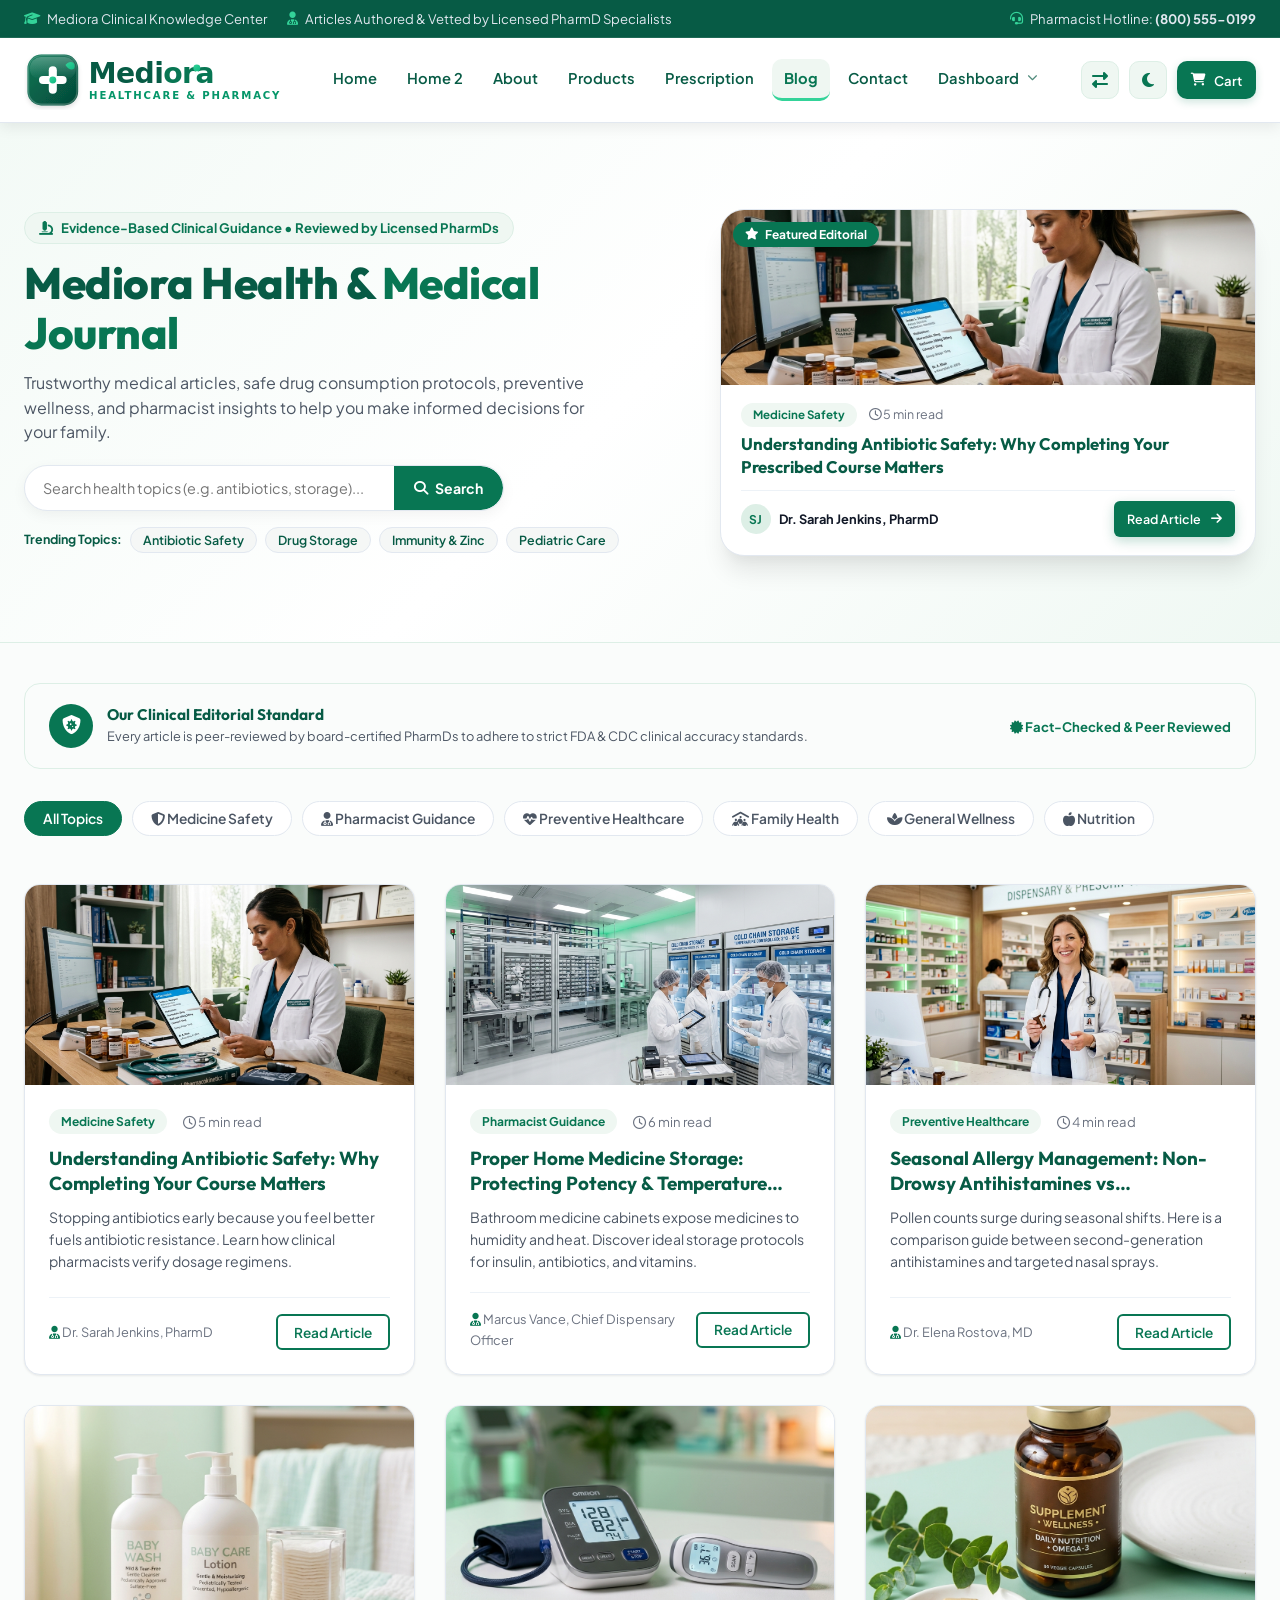
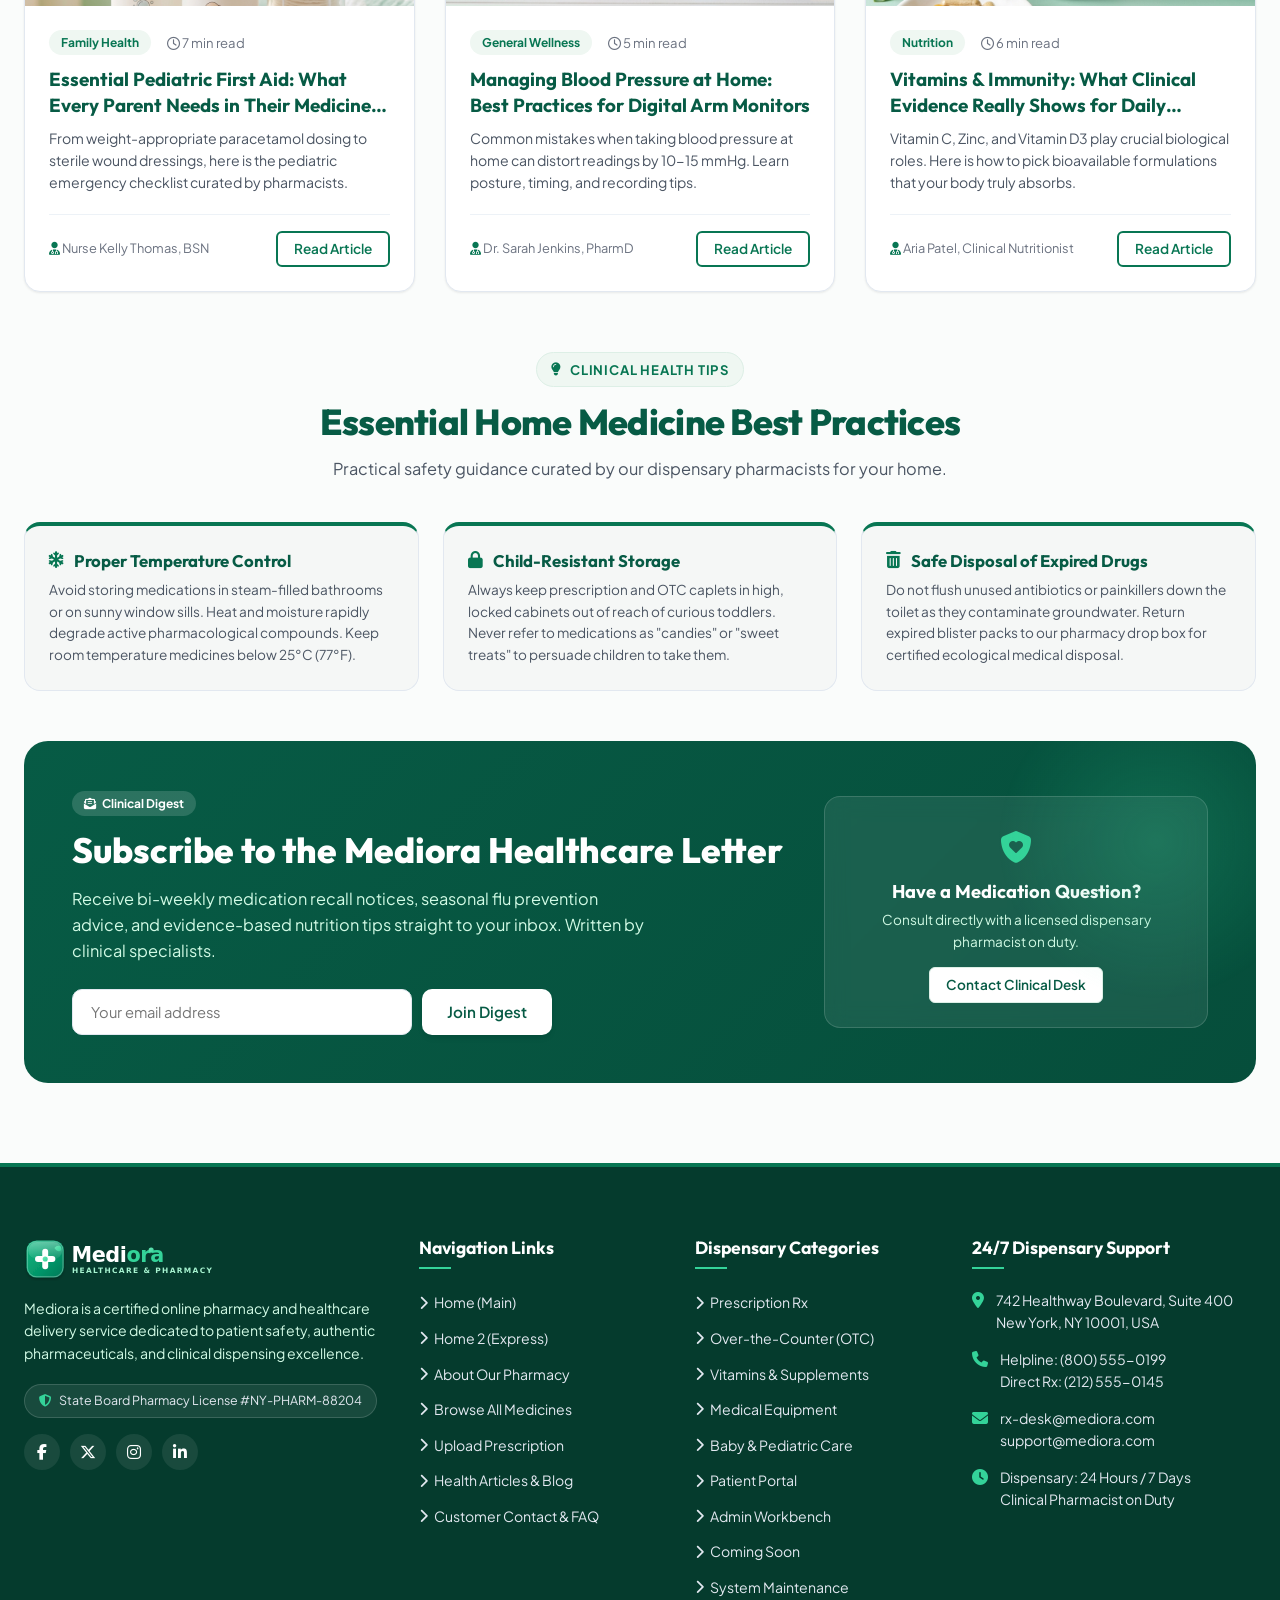
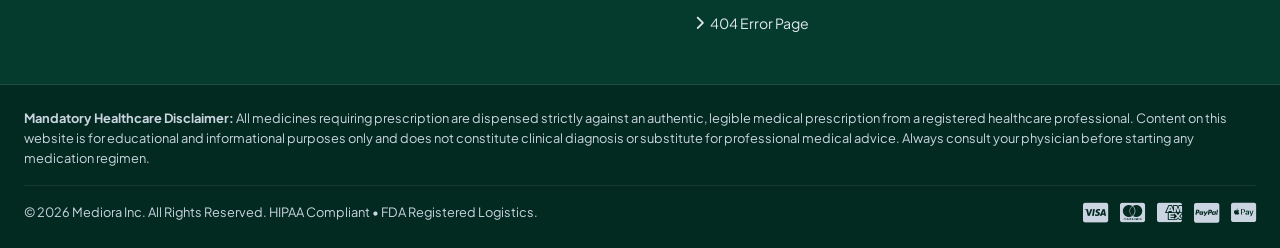
<file: blog.html>
<!DOCTYPE html>
<html lang="en">
<head>
  <meta charset="UTF-8">
  <meta name="viewport" content="width=device-width, initial-scale=1.0">
  <title>Health &amp; Medicine Educational Blog | Mediora</title>
  <meta name="description" content="Clinical pharmacist guidance, medicine storage tips, pediatric wellness, chronic disease advice, and authentic healthcare articles vetted by licensed professionals.">
  <link rel="icon" type="image/svg+xml" href="images/favicon.svg">
  <link rel="stylesheet" href="https://cdnjs.cloudflare.com/ajax/libs/font-awesome/6.5.2/css/all.min.css">
  <link rel="stylesheet" href="https://cdn.jsdelivr.net/npm/@fortawesome/fontawesome-free@6.5.2/css/all.min.css">
  <link rel="stylesheet" href="css/style.css">
  <script>
    (function(){
      try {
        if(localStorage.getItem('mediora_theme_mode') === 'dark') {
          document.documentElement.setAttribute('data-theme', 'dark');
        }
        if(localStorage.getItem('mediora_direction') === 'rtl') {
          document.documentElement.setAttribute('dir', 'rtl');
        }
      } catch(e){}
    })();
  </script>
</head>
<body>

  <!-- TOP BAR -->
  <div class="top-bar">
    <div class="container top-bar-inner">
      <div class="top-bar-left">
        <div class="top-bar-item">
          <i class="fa-solid fa-graduation-cap"></i>
          <span>Mediora Clinical Knowledge Center</span>
        </div>
        <div class="top-bar-item">
          <i class="fa-solid fa-user-doctor"></i>
          <span>Articles Authored &amp; Vetted by Licensed PharmD Specialists</span>
        </div>
      </div>
      <div class="top-bar-right">
        <div class="top-bar-item">
          <i class="fa-solid fa-headset"></i>
          <span>Pharmacist Hotline: <strong>(800) 555-0199</strong></span>
        </div>
      </div>
    </div>
  </div>

  <div class="header-sticky-container">
    <header class="main-header">
      <div class="container header-inner">
        <!-- Pharmacy Logo -->
        <a href="index.html" class="brand-logo" title="Mediora Home">
          <img src="images/logo.svg" alt="Mediora Logo" class="logo-light">
          <img src="images/logo-white.svg" alt="Mediora Logo" class="logo-dark">
        </a>

        <!-- Main Navigation Menu (Desktop Single Line) -->
        <nav class="header-nav" aria-label="Main Navigation">
          <ul class="nav-links">
            <li><a href="index.html" class="nav-link">Home</a></li>
            <li><a href="home-2.html" class="nav-link">Home 2</a></li>
            <li><a href="about.html" class="nav-link">About</a></li>
            <li><a href="products.html" class="nav-link">Products</a></li>
            <li><a href="upload-prescription.html" class="nav-link">Prescription</a></li>
            <li><a href="blog.html" class="nav-link active">Blog</a></li>
            <li><a href="contact.html" class="nav-link">Contact</a></li>
            <li class="nav-item-dropdown">
              <a href="user-dashboard.html" class="nav-link">Dashboard <i class="fa-solid fa-chevron-down nav-caret"></i></a>
              <div class="nav-dropdown-menu">
                <a href="user-dashboard.html" class="nav-dropdown-item"><i class="fa-solid fa-id-card-clip"></i> Patient Dashboard</a>
                <a href="admin-dashboard.html" class="nav-dropdown-item"><i class="fa-solid fa-shield-halved"></i> Admin Workbench</a>
              </div>
            </li>
          </ul>
        </nav>

        <!-- Header Actions: RTL, Theme, Cart & Mobile Toggle -->
        <div class="header-actions">
          <button type="button" class="header-action-btn rtl-toggle-btn" id="rtlToggleBtn" aria-label="Toggle RTL Layout" title="Toggle RTL / LTR layout" onclick="window.PharmaApp.toggleRTL()">
            <i class="fa-solid fa-right-left"></i>
            <span class="toggle-text" style="display:none;">RTL</span>
          </button>

          <button type="button" class="header-action-btn theme-toggle-btn" id="themeToggleBtn" aria-label="Toggle Dark / Light Theme" title="Toggle Dark / Light Theme" onclick="window.PharmaApp.toggleTheme()">
            <i class="fa-solid fa-moon theme-icon"></i>
            <span class="toggle-text" style="display:none;">Dark</span>
          </button>

          <!-- Cart Button -->
          <div class="cart-btn-wrapper">
            <button type="button" class="cart-icon-btn" onclick="window.PharmaApp.openCartDrawer()" aria-label="Open Shopping Cart">
              <i class="fa-solid fa-cart-shopping"></i>
              <span>Cart</span>
              <span class="cart-badge-count" style="display:none;">0</span>
            </button>
          </div>

          <button type="button" class="mobile-nav-toggle" aria-label="Toggle Navigation">
            <i class="fa-solid fa-bars"></i>
          </button>
        </div>
      </div>
    </header>

    <!-- Mobile Navigation Drawer -->
    <nav class="nav-bar">
      <div class="container nav-inner">

        <!-- Mobile View Exclusive: Account Panel -->
        <div class="mobile-menu-account">
          <div class="mobile-account-card">
            <div class="mobile-account-avatar"><i class="fa-regular fa-user"></i></div>
            <div class="mobile-account-info">
              <span class="mobile-account-label">Patient Access</span>
              <h5 class="mobile-account-name">My Account</h5>
            </div>
          </div>
          <div class="mobile-account-links">
            <a href="javascript:void(0)" class="mobile-account-link" onclick="window.PharmaApp.openAuthModal('login'); document.querySelector('.nav-bar')?.classList.remove('mobile-open');">
              <i class="fa-solid fa-right-to-bracket"></i>
              <span>Login / Sign Up</span>
            </a>
            <a href="user-dashboard.html" class="mobile-account-link">
              <i class="fa-solid fa-id-card-clip"></i>
              <span>User Portal</span>
            </a>
            <a href="admin-dashboard.html" class="mobile-account-link">
              <i class="fa-solid fa-shield-halved"></i>
              <span>Admin</span>
            </a>
          </div>
        </div>

        <!-- Mobile View Exclusive: Cart CTA Card -->
        <div class="mobile-menu-cart">
          <button type="button" class="mobile-menu-cart-btn" onclick="window.PharmaApp.openCartDrawer(); document.querySelector('.nav-bar')?.classList.remove('mobile-open');">
            <div class="mobile-menu-cart-icon">
              <i class="fa-solid fa-cart-shopping"></i>
              <span class="cart-badge-count" style="display:none;">0</span>
            </div>
            <div class="mobile-menu-cart-info">
              <span class="mobile-menu-cart-sub">Order Summary</span>
              <strong class="mobile-menu-cart-title">View Shopping Cart</strong>
            </div>
            <i class="fa-solid fa-chevron-right mobile-menu-cart-arrow"></i>
          </button>
        </div>

        <!-- Mobile View Exclusive: Medicine Search -->
        <div class="mobile-menu-search">
          <form action="products.html" method="GET">
            <input type="text" name="q" placeholder="Search medicines, vitamins..." aria-label="Search medicines in menu">
            <button type="submit" aria-label="Search"><i class="fa-solid fa-magnifying-glass"></i></button>
          </form>
        </div>

        <!-- Navigation Links (All Pages + Dashboard) -->
        <ul class="nav-links">
          <li><a href="index.html" class="nav-link"><i class="fa-solid fa-house"></i> Home</a></li>
          <li><a href="home-2.html" class="nav-link"><i class="fa-solid fa-bolt"></i> Home 2</a></li>
          <li><a href="about.html" class="nav-link"><i class="fa-solid fa-circle-info"></i> About</a></li>
          <li><a href="products.html" class="nav-link"><i class="fa-solid fa-tablets"></i> Products</a></li>
          <li><a href="upload-prescription.html" class="nav-link"><i class="fa-solid fa-file-prescription"></i> Prescription</a></li>
          <li><a href="blog.html" class="nav-link active"><i class="fa-solid fa-book-medical"></i> Blog</a></li>
          <li><a href="contact.html" class="nav-link"><i class="fa-solid fa-envelope"></i> Contact</a></li>
          <li><a href="user-dashboard.html" class="nav-link"><i class="fa-solid fa-gauge-high"></i> Dashboard</a></li>
        </ul>

        <!-- Mobile View Exclusive: CTA Group -->
        <div class="mobile-menu-cta-group">
          <a href="upload-prescription.html" class="btn btn-primary mobile-cta-btn">
            <i class="fa-solid fa-file-arrow-up"></i> Upload Doctor's Rx Slip
          </a>
          <a href="tel:8005550199" class="nav-phone-cta">
            <i class="fa-solid fa-headset"></i>
            <span>24/7 Hotline: <strong>(800) 555-0199</strong></span>
          </a>
        </div>

      </div>
    </nav>
  </div>

  <!-- =========================================================================
       SECTION 1: EDUCATIONAL HEALTHCARE HERO (Unified 520px Height)
       ========================================================================= -->
  <section class="hero-unified hero-bg-blog">
    <div class="container">
      <div class="hero-unified-grid grid-balanced">
        <div class="hero-content">
          <div class="hero-badge-pill">
            <i class="fa-solid fa-microscope"></i>
            <span>Evidence-Based Clinical Guidance • Reviewed by Licensed PharmDs</span>
          </div>
          <h1 class="hero-headline">
            Mediora Health &amp; <span>Medical Journal</span>
          </h1>
          <p class="hero-subtext">
            Trustworthy medical articles, safe drug consumption protocols, preventive wellness, and pharmacist insights to help you make informed decisions for your family.
          </p>

          <!-- Blog Live Search Field -->
          <div class="hero-blog-search-wrap">
            <div class="hero-blog-search-bar">
              <input type="text" id="blogSearchInput" class="hero-blog-search-input" placeholder="Search health topics (e.g. antibiotics, storage)..." oninput="filterBlogArticles()">
              <button type="button" class="hero-blog-search-btn" onclick="filterBlogArticles()" aria-label="Search health articles">
                <i class="fa-solid fa-magnifying-glass"></i>
                <span>Search</span>
              </button>
            </div>
          </div>

          <!-- Quick Topic Pills -->
          <div style="display:flex; align-items:center; gap:8px; flex-wrap:wrap; font-size:0.8rem; color:var(--text-secondary);">
            <strong style="color:var(--dark-forest); font-size:0.78rem;">Trending Topics:</strong>
            <button type="button" class="popular-tag-btn" onclick="quickFilterBlog('Medicine Safety')">Antibiotic Safety</button>
            <button type="button" class="popular-tag-btn" onclick="quickFilterBlog('Pharmacist Guidance')">Drug Storage</button>
            <button type="button" class="popular-tag-btn" onclick="quickFilterBlog('Preventive Healthcare')">Immunity &amp; Zinc</button>
            <button type="button" class="popular-tag-btn" onclick="quickFilterBlog('Family Health')">Pediatric Care</button>
          </div>
        </div>

        <div class="hero-unified-media">
          <!-- Featured Article Hero Showcase Card -->
          <div class="hero-blog-feature-card" style="width:100%;">
            <div style="position:relative;">
              <img src="images/pharmacist-consult.jpg" alt="Understanding Antibiotic Safety" class="hero-blog-feature-img">
              <span class="badge" style="position:absolute; top:12px; left:12px; background:var(--primary-green); color:#FFFFFF; font-weight:700; box-shadow:var(--shadow-md);">
                <i class="fa-solid fa-star"></i> Featured Editorial
              </span>
            </div>
            <div class="hero-blog-feature-body">
              <div style="display:flex; align-items:center; gap:12px; font-size:0.78rem; color:var(--text-muted); margin-bottom:6px;">
                <span class="badge" style="background:var(--soft-medical-green); color:var(--primary-green); font-weight:700; font-size:0.72rem;">Medicine Safety</span>
                <span><i class="fa-regular fa-clock"></i> 5 min read</span>
              </div>
              <h4 class="hero-blog-feature-title" style="font-size:1.05rem; line-height:1.35; margin-bottom:8px;">
                Understanding Antibiotic Safety: Why Completing Your Prescribed Course Matters
              </h4>
              <div style="display:flex; align-items:center; justify-content:space-between; margin-top:12px; padding-top:10px; border-top:1px solid var(--border-light);">
                <div style="display:flex; align-items:center; gap:8px;">
                  <div style="width:30px; height:30px; border-radius:50%; background:var(--mint-green); display:flex; align-items:center; justify-content:center; color:var(--primary-green); font-weight:700; font-size:0.75rem;">SJ</div>
                  <span class="hero-blog-author-name" style="font-size:0.8rem; font-weight:700;">Dr. Sarah Jenkins, PharmD</span>
                </div>
                <button type="button" class="btn btn-primary btn-sm" onclick="openArticleModal(1)" style="font-size:0.78rem; padding:6px 12px;">
                  Read Article <i class="fa-solid fa-arrow-right"></i>
                </button>
              </div>
            </div>
          </div>
        </div>
      </div>
    </div>
  </section>

  <main class="blog-main-content" style="padding:40px 0 80px 0;">
    <div class="container">

      <!-- =======================================================================
           SECTION 2: CLINICAL REVIEW BOARD & EDITORIAL INTEGRITY
           ======================================================================= -->
      <div class="clinical-standards-banner" style="border:1px solid var(--mint-green); border-radius:var(--radius-lg); padding:20px 24px; margin-bottom:32px; display:flex; align-items:center; justify-content:space-between; flex-wrap:wrap; gap:16px;">
        <div style="display:flex; align-items:center; gap:14px;">
          <div style="width:44px; height:44px; border-radius:50%; background:var(--primary-green); color:#FFFFFF; display:flex; align-items:center; justify-content:center; font-size:1.2rem;">
            <i class="fa-solid fa-shield-virus"></i>
          </div>
          <div>
            <h4 style="font-size:0.96rem; color:var(--dark-forest); margin-bottom:2px;">Our Clinical Editorial Standard</h4>
            <p style="font-size:0.8rem; color:var(--text-secondary); margin:0;">Every article is peer-reviewed by board-certified PharmDs to adhere to strict FDA &amp; CDC clinical accuracy standards.</p>
          </div>
        </div>
        <div style="font-size:0.82rem; font-weight:700; color:var(--primary-green);">
          <i class="fa-solid fa-certificate"></i> Fact-Checked &amp; Peer Reviewed
        </div>
      </div>

      <!-- =======================================================================
           SECTION 3: ARTICLE CATEGORIES NAVIGATION
           ======================================================================= -->
      <div class="blog-categories-nav">
        <button class="blog-filter-btn active" onclick="filterBlogCategory('all', this)">All Topics</button>
        <button class="blog-filter-btn" onclick="filterBlogCategory('Medicine Safety', this)"><i class="fa-solid fa-shield-halved"></i> Medicine Safety</button>
        <button class="blog-filter-btn" onclick="filterBlogCategory('Pharmacist Guidance', this)"><i class="fa-solid fa-user-doctor"></i> Pharmacist Guidance</button>
        <button class="blog-filter-btn" onclick="filterBlogCategory('Preventive Healthcare', this)"><i class="fa-solid fa-heart-pulse"></i> Preventive Healthcare</button>
        <button class="blog-filter-btn" onclick="filterBlogCategory('Family Health', this)"><i class="fa-solid fa-people-roof"></i> Family Health</button>
        <button class="blog-filter-btn" onclick="filterBlogCategory('General Wellness', this)"><i class="fa-solid fa-spa"></i> General Wellness</button>
        <button class="blog-filter-btn" onclick="filterBlogCategory('Nutrition', this)"><i class="fa-solid fa-apple-whole"></i> Nutrition</button>
      </div>

      <!-- =======================================================================
           SECTION 4: RESPONSIVE ARTICLE CARD GRID
           ======================================================================= -->
      <div class="blog-grid" id="blogGridContainer">
        <!-- Rendered dynamically via JS from window.PharmaData.blogArticles -->
      </div>

      <!-- =======================================================================
           SECTION 5: HEALTH TIPS, SEASONAL WELLNESS & MEDICINE STORAGE GUIDANCE
           ======================================================================= -->
      <section style="margin:50px 0;">
        <div class="text-center">
          <span class="section-tag"><i class="fa-solid fa-lightbulb"></i> Clinical Health Tips</span>
          <h2 class="section-title">Essential Home Medicine Best Practices</h2>
          <p class="section-subtitle">Practical safety guidance curated by our dispensary pharmacists for your home.</p>
        </div>

        <div class="storage-tips-grid">
          <div class="storage-tip-card">
            <h4><i class="fa-solid fa-snowflake" style="color:var(--primary-green);"></i> Proper Temperature Control</h4>
            <p>
              Avoid storing medications in steam-filled bathrooms or on sunny window sills. Heat and moisture rapidly degrade active pharmacological compounds. Keep room temperature medicines below 25°C (77°F).
            </p>
          </div>

          <div class="storage-tip-card">
            <h4><i class="fa-solid fa-lock" style="color:var(--primary-green);"></i> Child-Resistant Storage</h4>
            <p>
              Always keep prescription and OTC caplets in high, locked cabinets out of reach of curious toddlers. Never refer to medications as "candies" or "sweet treats" to persuade children to take them.
            </p>
          </div>

          <div class="storage-tip-card">
            <h4><i class="fa-solid fa-trash-can" style="color:var(--primary-green);"></i> Safe Disposal of Expired Drugs</h4>
            <p>
              Do not flush unused antibiotics or painkillers down the toilet as they contaminate groundwater. Return expired blister packs to our pharmacy drop box for certified ecological medical disposal.
            </p>
          </div>
        </div>
      </section>

      <!-- =======================================================================
           SECTION 6: NEWSLETTER SUBSCRIPTION & HEALTHCARE CALL-TO-ACTION
           ======================================================================= -->
      <div class="cta-consult-banner" style="margin:0;">
        <div class="cta-consult-content">
          <span class="badge" style="background:rgba(255,255,255,0.15); color:#FFFFFF; margin-bottom:12px;">
            <i class="fa-solid fa-envelope-open-text"></i> Clinical Digest
          </span>
          <h3>Subscribe to the Mediora Healthcare Letter</h3>
          <p>
            Receive bi-weekly medication recall notices, seasonal flu prevention advice, and evidence-based nutrition tips straight to your inbox. Written by clinical specialists.
          </p>
          <form style="display:flex; align-items:center; gap:10px; max-width:480px; flex-wrap:wrap;" onsubmit="event.preventDefault(); window.PharmaApp.showToast('Subscribed to Mediora Health Digest!', 'success'); this.reset();">
            <input type="email" placeholder="Your email address" required class="form-control" style="flex:1; min-width:220px; height:46px; padding:11px 18px; border-radius:var(--radius-md); background:#FFFFFF; font-size:0.92rem; color:var(--text-primary);">
            <button type="submit" class="btn btn-white" style="height:46px;">Join Digest</button>
          </form>
        </div>
        <div class="cta-stat-box">
          <div style="font-size:2rem; color:#34D399; margin-bottom:8px;"><i class="fa-solid fa-shield-heart"></i></div>
          <h4 style="color:#FFFFFF; font-size:1.15rem; margin-bottom:6px;">Have a Medication Question?</h4>
          <p style="font-size:0.85rem; color:#D1FAE5; margin-bottom:14px;">Consult directly with a licensed dispensary pharmacist on duty.</p>
          <a href="contact.html" class="btn btn-secondary btn-sm" style="background:#FFFFFF; color:var(--dark-forest);">Contact Clinical Desk</a>
        </div>
      </div>

    </div>
  </main>

  <!-- =========================================================================
       ARTICLE READING MODAL
       ========================================================================= -->
  <div class="modal-backdrop" id="articleReadModal">
    <div class="modal-card" style="max-width:720px;">
      <div class="modal-header">
        <h3 id="modalArticleTitle" style="font-size:1.25rem;">Health Article</h3>
        <button class="modal-close-btn" onclick="window.PharmaApp.closeModal('articleReadModal')"><i class="fa-solid fa-xmark"></i></button>
      </div>
      <div class="modal-body" style="padding:28px;">
        <div style="display:flex; align-items:center; gap:16px; margin-bottom:16px; font-size:0.82rem; color:var(--text-muted);">
          <span id="modalArticleCat" class="badge" style="background:var(--soft-medical-green); color:var(--primary-green); font-weight:700;">Category</span>
          <span id="modalArticleAuthor"><i class="fa-solid fa-user-doctor"></i> Author</span>
          <span id="modalArticleDate"><i class="fa-regular fa-calendar"></i> Date</span>
        </div>
        <img id="modalArticleImg" src="images/pharmacist-consult.jpg" alt="Article Header" style="width:100%; max-height:300px; object-fit:cover; border-radius:var(--radius-lg); margin-bottom:20px;">
        <div id="modalArticleBody" style="font-size:0.95rem; color:var(--text-secondary); line-height:1.75;">
          <!-- Article full text -->
        </div>
        <div style="margin-top:24px; padding:14px; background:#FFFBEB; border:1px solid #FCD34D; border-radius:var(--radius-md); font-size:0.8rem; color:#92400E;">
          <i class="fa-solid fa-circle-exclamation"></i> <strong>Medical Advice Disclaimer:</strong> This article is published for educational and informational purposes only. It should not be construed as clinical diagnosis or personalized medical advice. Always speak with your doctor or pharmacist about symptoms, treatments, and prescriptions.
        </div>
      </div>
    </div>
  </div>

  <!-- GLOBAL FOOTER -->
  <footer class="global-footer">
    <div class="container footer-grid">
      <div class="footer-col-brand">
        <a href="index.html">
          <img src="images/logo-white.svg" alt="Mediora" style="height:44px;">
        </a>
        <p>
          Mediora is a certified online pharmacy and healthcare delivery service dedicated to patient safety, authentic pharmaceuticals, and clinical dispensing excellence.
        </p>
        <div class="footer-licence-badge">
          <i class="fa-solid fa-shield-halved"></i>
          <span>State Board Pharmacy License #NY-PHARM-88204</span>
        </div>
        <div class="footer-social-links">
          <a href="#" class="social-link" title="Facebook"><i class="fa-brands fa-facebook-f"></i></a>
          <a href="#" class="social-link" title="Twitter"><i class="fa-brands fa-x-twitter"></i></a>
          <a href="#" class="social-link" title="Instagram"><i class="fa-brands fa-instagram"></i></a>
          <a href="#" class="social-link" title="LinkedIn"><i class="fa-brands fa-linkedin-in"></i></a>
        </div>
      </div>

      <div class="footer-col">
        <h4>Navigation Links</h4>
        <ul class="footer-links-list">
          <li><a href="index.html"><i class="fa-solid fa-chevron-right"></i> Home (Main)</a></li>
          <li><a href="home-2.html"><i class="fa-solid fa-chevron-right"></i> Home 2 (Express)</a></li>
          <li><a href="about.html"><i class="fa-solid fa-chevron-right"></i> About Our Pharmacy</a></li>
          <li><a href="products.html"><i class="fa-solid fa-chevron-right"></i> Browse All Medicines</a></li>
          <li><a href="upload-prescription.html"><i class="fa-solid fa-chevron-right"></i> Upload Prescription</a></li>
          <li><a href="blog.html"><i class="fa-solid fa-chevron-right"></i> Health Articles &amp; Blog</a></li>
          <li><a href="contact.html"><i class="fa-solid fa-chevron-right"></i> Customer Contact &amp; FAQ</a></li>
        </ul>
      </div>

      <div class="footer-col">
        <h4>Dispensary Categories</h4>
        <ul class="footer-links-list">
          <li><a href="products.html?cat=prescription"><i class="fa-solid fa-chevron-right"></i> Prescription Rx</a></li>
          <li><a href="products.html?cat=otc"><i class="fa-solid fa-chevron-right"></i> Over-the-Counter (OTC)</a></li>
          <li><a href="products.html?cat=vitamins"><i class="fa-solid fa-chevron-right"></i> Vitamins &amp; Supplements</a></li>
          <li><a href="products.html?cat=devices"><i class="fa-solid fa-chevron-right"></i> Medical Equipment</a></li>
          <li><a href="products.html?cat=baby"><i class="fa-solid fa-chevron-right"></i> Baby &amp; Pediatric Care</a></li>
          <li><a href="user-dashboard.html"><i class="fa-solid fa-chevron-right"></i> Patient Portal</a></li>
          <li><a href="admin-dashboard.html"><i class="fa-solid fa-chevron-right"></i> Admin Workbench</a></li>
          <li><a href="coming-soon.html"><i class="fa-solid fa-chevron-right"></i> Coming Soon</a></li>
          <li><a href="maintenance.html"><i class="fa-solid fa-chevron-right"></i> System Maintenance</a></li>
          <li><a href="404.html"><i class="fa-solid fa-chevron-right"></i> 404 Error Page</a></li>
        </ul>
      </div>

      <div class="footer-col">
        <h4>24/7 Dispensary Support</h4>
        <div class="footer-contact-item">
          <i class="fa-solid fa-location-dot"></i>
          <span>742 Healthway Boulevard, Suite 400<br>New York, NY 10001, USA</span>
        </div>
        <div class="footer-contact-item">
          <i class="fa-solid fa-phone"></i>
          <span>Helpline: (800) 555-0199<br>Direct Rx: (212) 555-0145</span>
        </div>
        <div class="footer-contact-item">
          <i class="fa-solid fa-envelope"></i>
          <span>rx-desk@mediora.com<br>support@mediora.com</span>
        </div>
        <div class="footer-contact-item">
          <i class="fa-solid fa-clock"></i>
          <span>Dispensary: 24 Hours / 7 Days<br>Clinical Pharmacist on Duty</span>
        </div>
      </div>
    </div>

    <div class="footer-disclaimer-bar">
      <div class="container">
        <p class="disclaimer-text">
          <strong>Mandatory Healthcare Disclaimer:</strong> All medicines requiring prescription are dispensed strictly against an authentic, legible medical prescription from a registered healthcare professional. Content on this website is for educational and informational purposes only and does not constitute clinical diagnosis or substitute for professional medical advice. Always consult your physician before starting any medication regimen.
        </p>
        <div class="footer-bottom-flex">
          <div>
            &copy; 2026 Mediora Inc. All Rights Reserved. HIPAA Compliant • FDA Registered Logistics.
          </div>
          <div class="payment-badges" title="Accepted Payment Methods">
            <i class="fa-brands fa-cc-visa"></i>
            <i class="fa-brands fa-cc-mastercard"></i>
            <i class="fa-brands fa-cc-amex"></i>
            <i class="fa-brands fa-cc-paypal"></i>
            <i class="fa-brands fa-cc-apple-pay"></i>
          </div>
        </div>
      </div>
    </div>
  </footer>

  <!-- CART DRAWER & OVERLAY -->
  <div class="cart-overlay" id="cartOverlay"></div>
  <aside class="cart-drawer" id="cartDrawer" aria-label="Shopping Cart Drawer">
    <div class="cart-drawer-header">
      <h3><i class="fa-solid fa-basket-shopping" style="color:var(--primary-green);"></i> Your Pharmacy Cart</h3>
      <button class="cart-close-btn" onclick="window.PharmaApp.closeCartDrawer()"><i class="fa-solid fa-xmark"></i></button>
    </div>
    <div id="cartRxWarningBox" class="cart-rx-warning" style="display:none;">
      <i class="fa-solid fa-triangle-exclamation"></i> Contains prescription medicines. You must provide a valid prescription before order dispatch.
    </div>
    <div class="cart-drawer-body" id="cartDrawerBody"></div>
    <div class="cart-drawer-footer">
      <div class="cart-summary-line"><span>Subtotal</span><strong id="cartSubtotal">$0.00</strong></div>
      <div class="cart-summary-line"><span>Estimated Delivery Fee</span><strong id="cartShipping">$0.00</strong></div>
      <div class="cart-total-line"><span>Estimated Total</span><span id="cartTotal" style="color:var(--primary-green);">$0.00</span></div>
      <button class="btn btn-primary btn-lg" style="width:100%;" id="proceedCheckoutBtn">
        Proceed to Checkout <i class="fa-solid fa-arrow-right"></i>
      </button>
    </div>
  </aside>

  <!-- AUTH MODAL -->
  <div class="modal-backdrop" id="authModal">
    <div class="modal-card">
      <div class="modal-header">
        <h3>Patient &amp; Staff Portal Access</h3>
        <button class="modal-close-btn" onclick="window.PharmaApp.closeModal('authModal')"><i class="fa-solid fa-xmark"></i></button>
      </div>
      <div class="modal-body">
        <div class="auth-tabs">
          <button class="auth-tab-btn active" id="loginTabBtn" onclick="window.PharmaApp.switchAuthTab('login')">Patient Login</button>
          <button class="auth-tab-btn" id="registerTabBtn" onclick="window.PharmaApp.switchAuthTab('register')">New Registration</button>
        </div>
        <form id="loginForm" onsubmit="event.preventDefault(); window.PharmaApp.showToast('Login successful! Welcome back.', 'success'); window.PharmaApp.closeModal('authModal');">
          <div class="form-group"><label>Email Address</label><input type="email" class="form-control" required value="demo@patient.com"></div>
          <div class="form-group"><label>Password</label><input type="password" class="form-control" required value="password123"></div>
          <button type="submit" class="btn btn-primary" style="width:100%;">Sign In</button>
        </form>
      </div>
    </div>
  </div>

  <!-- Scripts -->
  <script src="js/data.js"></script>
  <script src="js/main.js"></script>
  <script>
    let activeBlogCategory = 'all';

    function renderBlogGrid(articles) {
      const container = document.getElementById('blogGridContainer');
      if (!container) return;

      if (articles.length === 0) {
        container.innerHTML = `
          <div style="grid-column: 1 / -1; text-align:center; padding:50px; background:#FFFFFF; border-radius:var(--radius-lg); border:1px solid var(--border-color);">
            <i class="fa-solid fa-newspaper" style="font-size:2.5rem; color:var(--mint-green); margin-bottom:12px; display:block;"></i>
            <h4>No health articles match your query</h4>
            <p style="color:var(--text-muted); font-size:0.9rem; margin-top:4px;">Try searching for another symptom or medical condition.</p>
          </div>
        `;
        return;
      }

      let html = '';
      articles.forEach(art => {
        html += `
          <article class="blog-card">
            <div class="blog-card-media">
              <img src="${art.image}" alt="${art.title}">
            </div>
            <div class="blog-card-content">
              <div class="blog-meta-row">
                <span class="badge" style="background:var(--soft-medical-green); color:var(--primary-green); font-size:0.75rem;">${art.category}</span>
                <span><i class="fa-regular fa-clock"></i> ${art.readTime}</span>
              </div>
              <h3>${art.title}</h3>
              <p>${art.summary}</p>
              <div class="blog-card-footer">
                <span style="font-size:0.8rem; color:var(--text-muted);"><i class="fa-solid fa-user-doctor" style="color:var(--primary-green);"></i> ${art.author}</span>
                <button class="btn btn-outline btn-sm" onclick="openArticleModal(${art.id})">Read Article</button>
              </div>
            </div>
          </article>
        `;
      });

      container.innerHTML = html;
    }

    function quickFilterBlog(cat) {
      const btn = Array.from(document.querySelectorAll('.blog-categories-nav .blog-filter-btn')).find(b => b.textContent.includes(cat));
      if (btn) {
        filterBlogCategory(cat, btn);
        btn.scrollIntoView({ behavior: 'smooth', block: 'nearest' });
      }
    }

    function filterBlogCategory(cat, btn) {
      activeBlogCategory = cat;
      document.querySelectorAll('.blog-categories-nav .blog-filter-btn').forEach(b => b.classList.remove('active'));
      if (btn) btn.classList.add('active');
      filterBlogArticles();
    }

    function filterBlogArticles() {
      const search = document.getElementById('blogSearchInput').value.trim().toLowerCase();
      let list = [...window.PharmaData.blogArticles];

      if (activeBlogCategory !== 'all') {
        list = list.filter(a => a.category === activeBlogCategory);
      }

      if (search) {
        list = list.filter(a =>
          a.title.toLowerCase().includes(search) ||
          a.summary.toLowerCase().includes(search) ||
          a.category.toLowerCase().includes(search) ||
          a.tags.some(t => t.toLowerCase().includes(search))
        );
      }

      renderBlogGrid(list);
    }

    function openArticleModal(id) {
      const art = window.PharmaData.blogArticles.find(a => a.id === Number(id));
      if (!art) return;

      document.getElementById('modalArticleTitle').textContent = art.title;
      document.getElementById('modalArticleCat').textContent = art.category;
      document.getElementById('modalArticleAuthor').innerHTML = `<i class="fa-solid fa-user-doctor"></i> ${art.author}`;
      document.getElementById('modalArticleDate').innerHTML = `<i class="fa-regular fa-calendar"></i> ${art.date}`;
      document.getElementById('modalArticleImg').src = art.image;
      
      document.getElementById('modalArticleBody').innerHTML = `
        <p style="font-size:1.05rem; font-weight:600; color:var(--dark-forest); margin-bottom:16px;">
          ${art.summary}
        </p>
        <p style="margin-bottom:14px;">
          When taking prescription and OTC medications, adhering strictly to licensed healthcare guidelines is essential to prevent complications and maximize efficacy. The pharmaceutical action of active ingredients requires balanced bioavailability, proper storage conditions, and avoiding contraindicated foods or supplements.
        </p>
        <p style="margin-bottom:14px;">
          Our dispensary pharmacists frequently witness patients encountering accidental drug interactions when mixing over-the-counter allergy tablets with hypertension medications, or taking calcium supplements at the same time as specific antibiotics. By consulting directly with your PharmD provider and maintaining an accurate medication log, you can avoid these pitfalls.
        </p>
        <div style="background:var(--soft-medical-green); padding:16px; border-radius:var(--radius-md); margin-top:20px;">
          <h5 style="color:var(--dark-forest); margin-bottom:6px;"><i class="fa-solid fa-circle-check" style="color:var(--primary-green);"></i> Clinical Takeaways</h5>
          <ul style="padding-left:20px; font-size:0.88rem; color:var(--text-secondary); line-height:1.6;">
            <li>Always finish the full prescribed dosage even if clinical symptoms abate.</li>
            <li>Store medications below 25°C away from bathroom moisture and direct sunlight.</li>
            <li>Keep a written or digital list of all active supplements and prescription drugs.</li>
          </ul>
        </div>
      `;

      document.getElementById('articleReadModal').classList.add('active');
    }

    document.addEventListener('DOMContentLoaded', () => {
      if (window.PharmaData && window.PharmaData.blogArticles) {
        renderBlogGrid(window.PharmaData.blogArticles);
      }
    });
  </script>
</body>
</html>
</file>
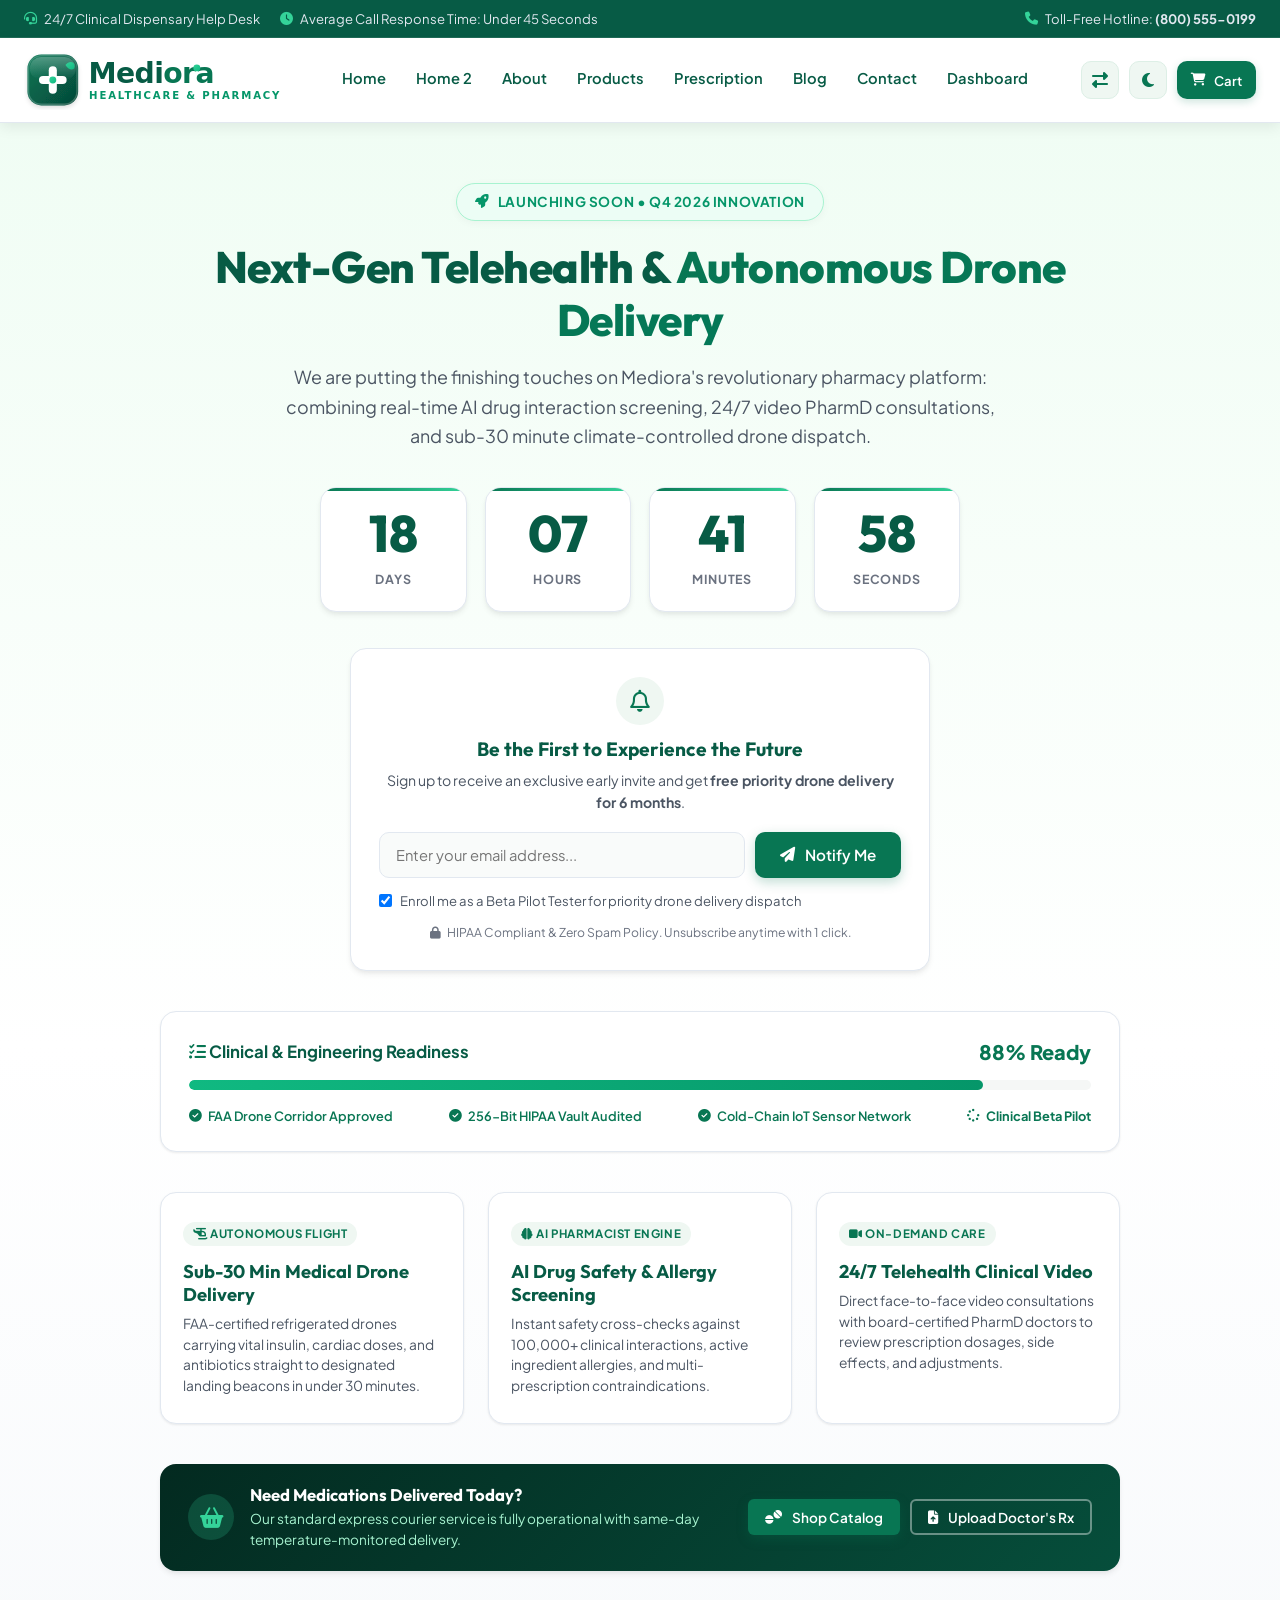
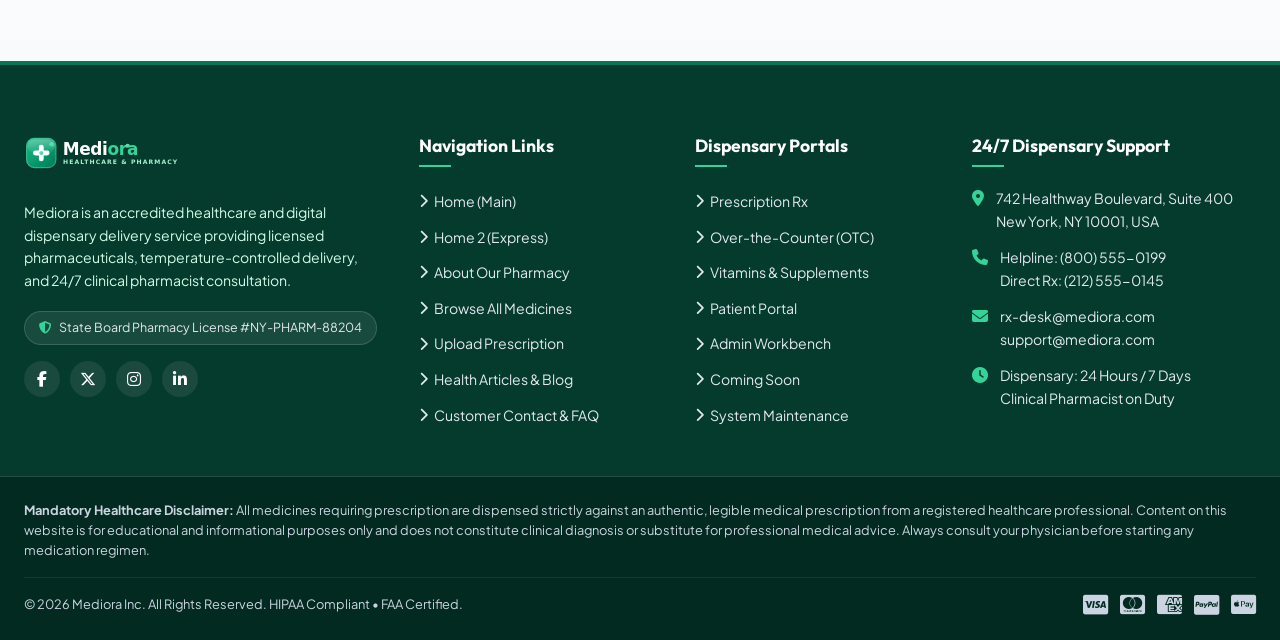
<file: coming-soon.html>
<!DOCTYPE html>
<html lang="en">
<head>
  <meta charset="UTF-8">
  <meta name="viewport" content="width=device-width, initial-scale=1.0">
  <title>Coming Soon - Next-Gen Telehealth &amp; Drone Delivery | Mediora</title>
  <meta name="description" content="Discover what's coming to Mediora. AI drug interaction screening, sub-30 minute climate-controlled autonomous drone delivery, and 24/7 telehealth consultations.">
  <link rel="icon" type="image/svg+xml" href="images/favicon.svg">
  <link rel="stylesheet" href="https://cdnjs.cloudflare.com/ajax/libs/font-awesome/6.5.2/css/all.min.css">
  <link rel="stylesheet" href="https://cdn.jsdelivr.net/npm/@fortawesome/fontawesome-free@6.5.2/css/all.min.css">
  <link rel="stylesheet" href="css/style.css">
  <script>
    (function(){
      try {
        if(localStorage.getItem('mediora_theme_mode') === 'dark') {
          document.documentElement.setAttribute('data-theme', 'dark');
        }
        if(localStorage.getItem('mediora_direction') === 'rtl') {
          document.documentElement.setAttribute('dir', 'rtl');
        }
      } catch(e){}
    })();
  </script>
</head>
<body>

  <!-- TOP BAR -->
  <div class="top-bar">
    <div class="container top-bar-inner">
      <div class="top-bar-left">
        <div class="top-bar-item">
          <i class="fa-solid fa-headset"></i>
          <span>24/7 Clinical Dispensary Help Desk</span>
        </div>
        <div class="top-bar-item">
          <i class="fa-solid fa-clock"></i>
          <span>Average Call Response Time: Under 45 Seconds</span>
        </div>
      </div>
      <div class="top-bar-right">
        <div class="top-bar-item">
          <i class="fa-solid fa-phone"></i>
          <span>Toll-Free Hotline: <strong>(800) 555-0199</strong></span>
        </div>
      </div>
    </div>
  </div>

  <!-- HEADER -->
  <div class="header-sticky-container">
    <header class="main-header">
      <div class="container header-inner">
        <a href="index.html" class="brand-logo" title="Mediora Home">
          <img src="images/logo.svg" alt="Mediora Logo" class="logo-light">
          <img src="images/logo-white.svg" alt="Mediora Logo" class="logo-dark">
        </a>

        <!-- Desktop Navigation Menu (Single Line) -->
        <nav class="header-nav" aria-label="Main Navigation">
          <ul class="nav-links">
            <li><a href="index.html" class="nav-link">Home</a></li>
            <li><a href="home-2.html" class="nav-link">Home 2</a></li>
            <li><a href="about.html" class="nav-link">About</a></li>
            <li><a href="products.html" class="nav-link">Products</a></li>
            <li><a href="upload-prescription.html" class="nav-link">Prescription</a></li>
            <li><a href="blog.html" class="nav-link">Blog</a></li>
            <li><a href="contact.html" class="nav-link">Contact</a></li>
            <li class="nav-item-dropdown">
              <a href="user-dashboard.html" class="nav-link dropdown-toggle">Dashboard <i class="fa-solid fa-chevron-down nav-arrow"></i></a>
              <div class="nav-dropdown-menu">
                <a href="user-dashboard.html" class="dropdown-item"><i class="fa-solid fa-id-card-clip"></i> Patient Dashboard</a>
                <a href="admin-dashboard.html" class="dropdown-item"><i class="fa-solid fa-shield-halved"></i> Admin Workbench</a>
              </div>
            </li>
          </ul>
        </nav>

        <div class="header-actions">
          <button type="button" class="header-action-btn rtl-toggle-btn" id="rtlToggleBtn" aria-label="Toggle RTL Layout" title="Toggle RTL / LTR layout" onclick="window.PharmaApp.toggleRTL()">
            <i class="fa-solid fa-right-left"></i>
            <span class="toggle-text" style="display:none;">RTL</span>
          </button>

          <button type="button" class="header-action-btn theme-toggle-btn" id="themeToggleBtn" aria-label="Toggle Dark / Light Theme" title="Toggle Dark / Light Theme" onclick="window.PharmaApp.toggleTheme()">
            <i class="fa-solid fa-moon theme-icon"></i>
            <span class="toggle-text" style="display:none;">Dark</span>
          </button>

          <div class="cart-btn-wrapper">
            <button type="button" class="cart-icon-btn" onclick="window.PharmaApp.openCartDrawer()" aria-label="Open Shopping Cart">
              <i class="fa-solid fa-cart-shopping"></i>
              <span>Cart</span>
              <span class="cart-badge-count" style="display:none;">0</span>
            </button>
          </div>

          <button type="button" class="mobile-nav-toggle" aria-label="Toggle Navigation">
            <i class="fa-solid fa-bars"></i>
          </button>
        </div>
      </div>
    </header>

    <!-- NAVIGATION MENU -->
    <nav class="nav-bar">
      <div class="container nav-inner">
        <div class="mobile-menu-account">
          <div class="mobile-account-card">
            <div class="mobile-account-avatar"><i class="fa-regular fa-user"></i></div>
            <div class="mobile-account-info">
              <span class="mobile-account-label">Patient Access</span>
              <h5 class="mobile-account-name">My Account</h5>
            </div>
          </div>
          <div class="mobile-account-links">
            <a href="javascript:void(0)" class="mobile-account-link" onclick="window.PharmaApp.openAuthModal('login'); document.querySelector('.nav-bar')?.classList.remove('mobile-open');">
              <i class="fa-solid fa-right-to-bracket"></i>
              <span>Login / Sign Up</span>
            </a>
            <a href="user-dashboard.html" class="mobile-account-link">
              <i class="fa-solid fa-id-card-clip"></i>
              <span>User Portal</span>
            </a>
            <a href="admin-dashboard.html" class="mobile-account-link">
              <i class="fa-solid fa-shield-halved"></i>
              <span>Admin</span>
            </a>
          </div>
        </div>

        <ul class="nav-links">
          <li><a href="index.html" class="nav-link"><i class="fa-solid fa-house"></i> Home</a></li>
          <li><a href="home-2.html" class="nav-link"><i class="fa-solid fa-bolt"></i> Home 2</a></li>
          <li><a href="about.html" class="nav-link"><i class="fa-solid fa-circle-info"></i> About</a></li>
          <li><a href="products.html" class="nav-link"><i class="fa-solid fa-tablets"></i> Products</a></li>
          <li><a href="upload-prescription.html" class="nav-link"><i class="fa-solid fa-file-prescription"></i> Prescription</a></li>
          <li><a href="blog.html" class="nav-link"><i class="fa-solid fa-book-medical"></i> Blog</a></li>
          <li><a href="contact.html" class="nav-link"><i class="fa-solid fa-envelope"></i> Contact</a></li>
          <li><a href="user-dashboard.html" class="nav-link"><i class="fa-solid fa-chart-line"></i> Dashboard</a></li>
        </ul>

        <div class="mobile-menu-cta-group">
          <a href="upload-prescription.html" class="btn btn-primary mobile-cta-btn">
            <i class="fa-solid fa-file-arrow-up"></i> Upload Doctor's Rx Slip
          </a>
        </div>
      </div>
    </nav>
  </div>

  <!-- MAIN CONTENT: COMING SOON -->
  <main class="utility-page-section">
    <div class="container">
      <div class="utility-content-wrapper">

        <!-- Status Badge -->
        <div class="utility-badge utility-badge-soon">
          <i class="fa-solid fa-rocket"></i>
          <span>Launching Soon • Q4 2026 Innovation</span>
        </div>

        <!-- Heading & Intro -->
        <h1 class="utility-title">
          Next-Gen Telehealth &amp; <span class="utility-title-accent">Autonomous Drone Delivery</span>
        </h1>
        <p class="utility-subtitle">
          We are putting the finishing touches on Mediora's revolutionary pharmacy platform: combining real-time AI drug interaction screening, 24/7 video PharmD consultations, and sub-30 minute climate-controlled drone dispatch.
        </p>

        <!-- Live Countdown Timer -->
        <div class="countdown-grid" id="countdownGrid" aria-label="Launch Countdown">
          <div class="countdown-card">
            <span class="countdown-num" id="cdDays">18</span>
            <span class="countdown-label">Days</span>
          </div>
          <div class="countdown-card">
            <span class="countdown-num" id="cdHours">07</span>
            <span class="countdown-label">Hours</span>
          </div>
          <div class="countdown-card">
            <span class="countdown-num" id="cdMinutes">42</span>
            <span class="countdown-label">Minutes</span>
          </div>
          <div class="countdown-card">
            <span class="countdown-num" id="cdSeconds">19</span>
            <span class="countdown-label">Seconds</span>
          </div>
        </div>

        <!-- Notify & VIP Beta Application Card -->
        <div class="notify-subscribe-box">
          <div style="width:48px; height:48px; border-radius:50%; background:var(--soft-medical-green); color:var(--primary-green); display:inline-flex; align-items:center; justify-content:center; font-size:1.4rem; margin-bottom:12px;">
            <i class="fa-regular fa-bell"></i>
          </div>
          <h3>Be the First to Experience the Future</h3>
          <p>Sign up to receive an exclusive early invite and get <strong>free priority drone delivery for 6 months</strong>.</p>

          <form id="notifyForm" onsubmit="handleNotifySubmit(event)">
            <div class="notify-form-flex">
              <input type="email" id="notifyEmailInput" placeholder="Enter your email address..." required aria-label="Email Address">
              <button type="submit" class="btn btn-primary" id="notifySubmitBtn">
                <i class="fa-solid fa-paper-plane"></i> Notify Me
              </button>
            </div>
            <div style="text-align:left; margin-bottom:12px;">
              <label style="display:flex; align-items:center; gap:8px; font-size:0.82rem; color:var(--text-secondary); cursor:pointer;">
                <input type="checkbox" checked accent-color="var(--primary-green)" id="betaTesterCheck">
                <span>Enroll me as a Beta Pilot Tester for priority drone delivery dispatch</span>
              </label>
            </div>
            <div class="notify-gdpr-note">
              <i class="fa-solid fa-lock"></i>
              <span>HIPAA Compliant &amp; Zero Spam Policy. Unsubscribe anytime with 1 click.</span>
            </div>
          </form>
        </div>

        <!-- Milestone Progress Tracker -->
        <div class="milestone-tracker-card">
          <div class="milestone-tracker-header">
            <span class="milestone-tracker-title"><i class="fa-solid fa-list-check" style="color:var(--primary-green);"></i> Clinical &amp; Engineering Readiness</span>
            <span class="milestone-tracker-percent">88% Ready</span>
          </div>
          <div class="milestone-progress-track">
            <div class="milestone-progress-fill" style="width: 88%;"></div>
          </div>
          <div class="milestone-steps-flex">
            <div class="milestone-step-item done">
              <i class="fa-solid fa-circle-check"></i>
              <span>FAA Drone Corridor Approved</span>
            </div>
            <div class="milestone-step-item done">
              <i class="fa-solid fa-circle-check"></i>
              <span>256-Bit HIPAA Vault Audited</span>
            </div>
            <div class="milestone-step-item done">
              <i class="fa-solid fa-circle-check"></i>
              <span>Cold-Chain IoT Sensor Network</span>
            </div>
            <div class="milestone-step-item" style="color:var(--primary-green); font-weight:700;">
              <i class="fa-solid fa-spinner fa-spin"></i>
              <span>Clinical Beta Pilot</span>
            </div>
          </div>
        </div>

        <!-- 3 Feature Highlight Teaser Cards -->
        <div class="features-preview-grid">
          <div class="feature-preview-card">
            <span class="feature-preview-tag"><i class="fa-solid fa-helicopter"></i> Autonomous Flight</span>
            <h4>Sub-30 Min Medical Drone Delivery</h4>
            <p>FAA-certified refrigerated drones carrying vital insulin, cardiac doses, and antibiotics straight to designated landing beacons in under 30 minutes.</p>
          </div>

          <div class="feature-preview-card">
            <span class="feature-preview-tag"><i class="fa-solid fa-brain"></i> AI Pharmacist Engine</span>
            <h4>AI Drug Safety &amp; Allergy Screening</h4>
            <p>Instant safety cross-checks against 100,000+ clinical interactions, active ingredient allergies, and multi-prescription contraindications.</p>
          </div>

          <div class="feature-preview-card">
            <span class="feature-preview-tag"><i class="fa-solid fa-video"></i> On-Demand Care</span>
            <h4>24/7 Telehealth Clinical Video</h4>
            <p>Direct face-to-face video consultations with board-certified PharmD doctors to review prescription dosages, side effects, and adjustments.</p>
          </div>
        </div>

        <!-- Return / Action Banner -->
        <div class="utility-emergency-bar">
          <div class="utility-emergency-left">
            <div class="utility-emergency-icon">
              <i class="fa-solid fa-basket-shopping"></i>
            </div>
            <div class="utility-emergency-text">
              <h4>Need Medications Delivered Today?</h4>
              <p>Our standard express courier service is fully operational with same-day temperature-monitored delivery.</p>
            </div>
          </div>
          <div class="utility-emergency-actions">
            <a href="products.html" class="btn btn-primary btn-sm">
              <i class="fa-solid fa-tablets"></i> Shop Catalog
            </a>
            <a href="upload-prescription.html" class="btn btn-outline btn-sm" style="color:#FFFFFF; border-color:rgba(255,255,255,0.4);">
              <i class="fa-solid fa-file-arrow-up"></i> Upload Doctor's Rx
            </a>
          </div>
        </div>

      </div>
    </div>
  </main>

  <!-- FOOTER -->
  <footer class="global-footer main-footer">
    <div class="container footer-grid">
      <div class="footer-col footer-col-brand">
        <a href="index.html" class="brand-logo" title="Mediora Home">
          <img src="images/logo-white.svg" alt="Mediora Logo" style="height:36px; margin-bottom:14px;">
        </a>
        <p class="footer-brand-desc">
          Mediora is an accredited healthcare and digital dispensary delivery service providing licensed pharmaceuticals, temperature-controlled delivery, and 24/7 clinical pharmacist consultation.
        </p>
        <div class="footer-license-badge">
          <i class="fa-solid fa-shield-halved"></i>
          <span>State Board Pharmacy License #NY-PHARM-88204</span>
        </div>
        <div class="footer-social-links">
          <a href="#" class="social-link" title="Facebook"><i class="fa-brands fa-facebook-f"></i></a>
          <a href="#" class="social-link" title="Twitter"><i class="fa-brands fa-x-twitter"></i></a>
          <a href="#" class="social-link" title="Instagram"><i class="fa-brands fa-instagram"></i></a>
          <a href="#" class="social-link" title="LinkedIn"><i class="fa-brands fa-linkedin-in"></i></a>
        </div>
      </div>

      <div class="footer-col">
        <h4>Navigation Links</h4>
        <ul class="footer-links-list">
          <li><a href="index.html"><i class="fa-solid fa-chevron-right"></i> Home (Main)</a></li>
          <li><a href="home-2.html"><i class="fa-solid fa-chevron-right"></i> Home 2 (Express)</a></li>
          <li><a href="about.html"><i class="fa-solid fa-chevron-right"></i> About Our Pharmacy</a></li>
          <li><a href="products.html"><i class="fa-solid fa-chevron-right"></i> Browse All Medicines</a></li>
          <li><a href="upload-prescription.html"><i class="fa-solid fa-chevron-right"></i> Upload Prescription</a></li>
          <li><a href="blog.html"><i class="fa-solid fa-chevron-right"></i> Health Articles &amp; Blog</a></li>
          <li><a href="contact.html"><i class="fa-solid fa-chevron-right"></i> Customer Contact &amp; FAQ</a></li>
        </ul>
      </div>

      <div class="footer-col">
        <h4>Dispensary Portals</h4>
        <ul class="footer-links-list">
          <li><a href="products.html?cat=prescription"><i class="fa-solid fa-chevron-right"></i> Prescription Rx</a></li>
          <li><a href="products.html?cat=otc"><i class="fa-solid fa-chevron-right"></i> Over-the-Counter (OTC)</a></li>
          <li><a href="products.html?cat=vitamins"><i class="fa-solid fa-chevron-right"></i> Vitamins &amp; Supplements</a></li>
          <li><a href="user-dashboard.html"><i class="fa-solid fa-chevron-right"></i> Patient Portal</a></li>
          <li><a href="admin-dashboard.html"><i class="fa-solid fa-chevron-right"></i> Admin Workbench</a></li>
          <li><a href="coming-soon.html"><i class="fa-solid fa-chevron-right"></i> Coming Soon</a></li>
          <li><a href="maintenance.html"><i class="fa-solid fa-chevron-right"></i> System Maintenance</a></li>
        </ul>
      </div>

      <div class="footer-col">
        <h4>24/7 Dispensary Support</h4>
        <div class="footer-contact-item">
          <i class="fa-solid fa-location-dot"></i>
          <span>742 Healthway Boulevard, Suite 400<br>New York, NY 10001, USA</span>
        </div>
        <div class="footer-contact-item">
          <i class="fa-solid fa-phone"></i>
          <span>Helpline: (800) 555-0199<br>Direct Rx: (212) 555-0145</span>
        </div>
        <div class="footer-contact-item">
          <i class="fa-solid fa-envelope"></i>
          <span>rx-desk@mediora.com<br>support@mediora.com</span>
        </div>
        <div class="footer-contact-item">
          <i class="fa-solid fa-clock"></i>
          <span>Dispensary: 24 Hours / 7 Days<br>Clinical Pharmacist on Duty</span>
        </div>
      </div>
    </div>

    <div class="footer-disclaimer-bar">
      <div class="container">
        <p class="disclaimer-text">
          <strong>Mandatory Healthcare Disclaimer:</strong> All medicines requiring prescription are dispensed strictly against an authentic, legible medical prescription from a registered healthcare professional. Content on this website is for educational and informational purposes only and does not constitute clinical diagnosis or substitute for professional medical advice. Always consult your physician before starting any medication regimen.
        </p>
        <div class="footer-bottom-flex">
          <div>
            &copy; 2026 Mediora Inc. All Rights Reserved. HIPAA Compliant • FAA Certified.
          </div>
          <div class="payment-badges" title="Accepted Payment Methods">
            <i class="fa-brands fa-cc-visa"></i>
            <i class="fa-brands fa-cc-mastercard"></i>
            <i class="fa-brands fa-cc-amex"></i>
            <i class="fa-brands fa-cc-paypal"></i>
            <i class="fa-brands fa-cc-apple-pay"></i>
          </div>
        </div>
      </div>
    </div>
  </footer>

  <!-- CART DRAWER & OVERLAY -->
  <div class="cart-overlay" id="cartOverlay"></div>
  <aside class="cart-drawer" id="cartDrawer" aria-label="Shopping Cart Drawer">
    <div class="cart-drawer-header">
      <h3><i class="fa-solid fa-basket-shopping" style="color:var(--primary-green);"></i> Your Pharmacy Cart</h3>
      <button class="cart-close-btn" onclick="window.PharmaApp.closeCartDrawer()"><i class="fa-solid fa-xmark"></i></button>
    </div>
    <div id="cartRxWarningBox" style="display:none; background:#FEF2F2; border-bottom:1px solid #FECACA; padding:10px 16px; font-size:0.8rem; color:#991B1B;">
      <i class="fa-solid fa-triangle-exclamation"></i> Contains prescription medicines. You must provide a valid prescription before order dispatch.
    </div>
    <div class="cart-drawer-body" id="cartDrawerBody"></div>
    <div class="cart-drawer-footer">
      <div class="cart-summary-line"><span>Subtotal</span><strong id="cartSubtotal">$0.00</strong></div>
      <div class="cart-summary-line"><span>Estimated Delivery Fee</span><strong id="cartShipping">$0.00</strong></div>
      <div class="cart-total-line"><span>Estimated Total</span><span id="cartTotal" style="color:var(--primary-green);">$0.00</span></div>
      <button class="btn btn-primary btn-lg" style="width:100%;" id="proceedCheckoutBtn">
        Proceed to Checkout <i class="fa-solid fa-arrow-right"></i>
      </button>
    </div>
  </aside>

  <!-- AUTH MODAL -->
  <div class="modal-backdrop" id="authModal">
    <div class="modal-card">
      <div class="modal-header">
        <h3>Patient &amp; Staff Portal Access</h3>
        <button class="modal-close-btn" onclick="window.PharmaApp.closeModal('authModal')"><i class="fa-solid fa-xmark"></i></button>
      </div>
      <div class="modal-body">
        <div class="auth-tabs">
          <button class="auth-tab-btn active" id="loginTabBtn" onclick="window.PharmaApp.switchAuthTab('login')">Patient Login</button>
          <button class="auth-tab-btn" id="registerTabBtn" onclick="window.PharmaApp.switchAuthTab('register')">New Registration</button>
        </div>
        <form id="loginForm" onsubmit="event.preventDefault(); window.PharmaApp.showToast('Login successful! Welcome back.', 'success'); window.PharmaApp.closeModal('authModal');">
          <div class="form-group"><label>Email Address</label><input type="email" class="form-control" required value="demo@patient.com"></div>
          <div class="form-group"><label>Password</label><input type="password" class="form-control" required value="password123"></div>
          <button type="submit" class="btn btn-primary" style="width:100%;">Sign In</button>
        </form>
      </div>
    </div>
  </div>

  <!-- Scripts -->
  <script src="js/data.js"></script>
  <script src="js/main.js"></script>
  <script>
    // Live Countdown Timer logic
    (function initCountdown(){
      // Set target to 18 days, 7 hours, 42 minutes from current time
      const targetTime = new Date().getTime() + (18 * 24 * 60 * 60 * 1000) + (7 * 60 * 60 * 1000) + (42 * 60 * 1000);
      
      function updateTimer(){
        const now = new Date().getTime();
        const diff = Math.max(0, targetTime - now);
        
        const days = Math.floor(diff / (1000 * 60 * 60 * 24));
        const hours = Math.floor((diff % (1000 * 60 * 60 * 24)) / (1000 * 60 * 60));
        const minutes = Math.floor((diff % (1000 * 60 * 60)) / (1000 * 60));
        const seconds = Math.floor((diff % (1000 * 60)) / 1000);

        const dEl = document.getElementById('cdDays');
        const hEl = document.getElementById('cdHours');
        const mEl = document.getElementById('cdMinutes');
        const sEl = document.getElementById('cdSeconds');

        if(dEl) dEl.textContent = String(days).padStart(2, '0');
        if(hEl) hEl.textContent = String(hours).padStart(2, '0');
        if(mEl) mEl.textContent = String(minutes).padStart(2, '0');
        if(sEl) sEl.textContent = String(seconds).padStart(2, '0');
      }

      updateTimer();
      setInterval(updateTimer, 1000);
    })();

    // Handle Notify / Beta Form Submit
    function handleNotifySubmit(e) {
      e.preventDefault();
      const emailInput = document.getElementById('notifyEmailInput');
      const isBeta = document.getElementById('betaTesterCheck')?.checked;
      const email = emailInput?.value?.trim();

      if(!email) return;

      const msg = isBeta 
        ? `VIP Beta confirmed for ${email}! You're on the priority drone delivery invite list.`
        : `Thank you! We will notify ${email} the moment we launch.`;

      if(window.PharmaApp && window.PharmaApp.showToast) {
        window.PharmaApp.showToast(msg, 'success');
      } else {
        alert(msg);
      }

      emailInput.value = '';
    }
  </script>
</body>
</html>
</file>
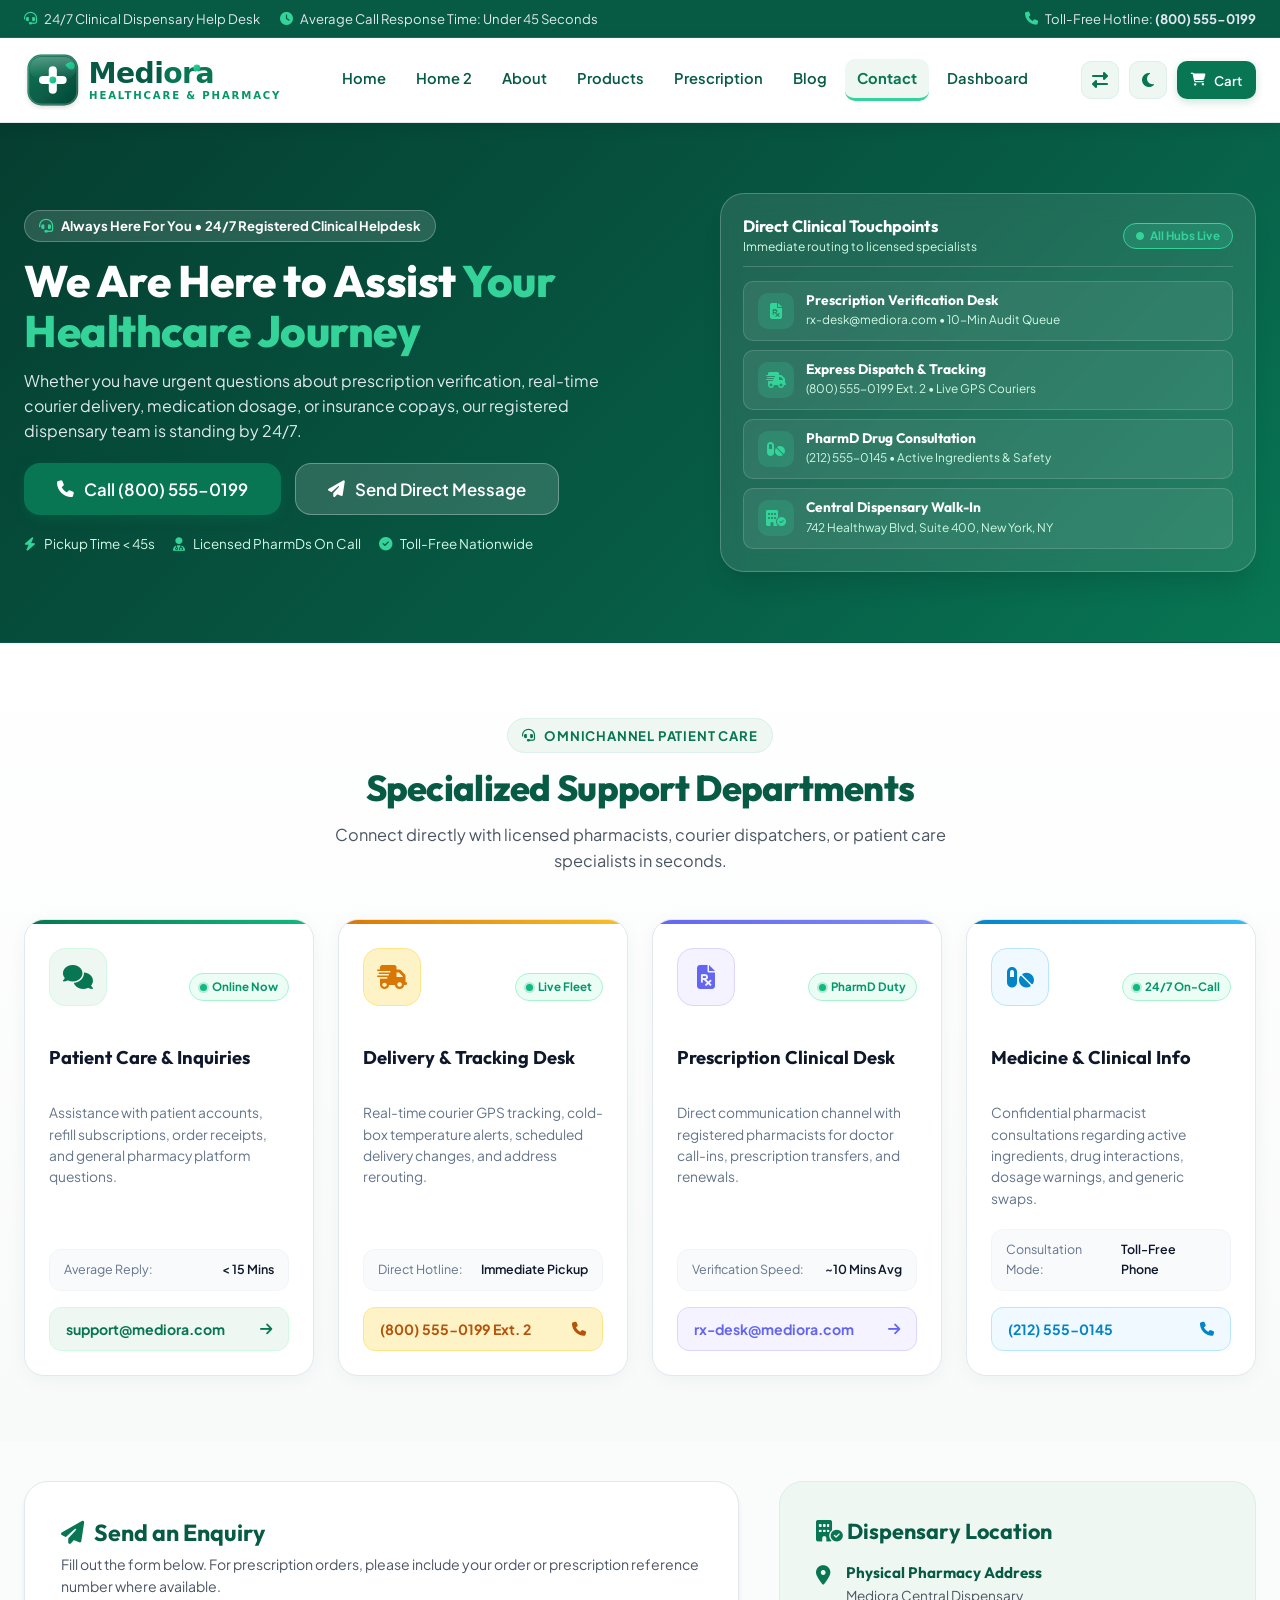
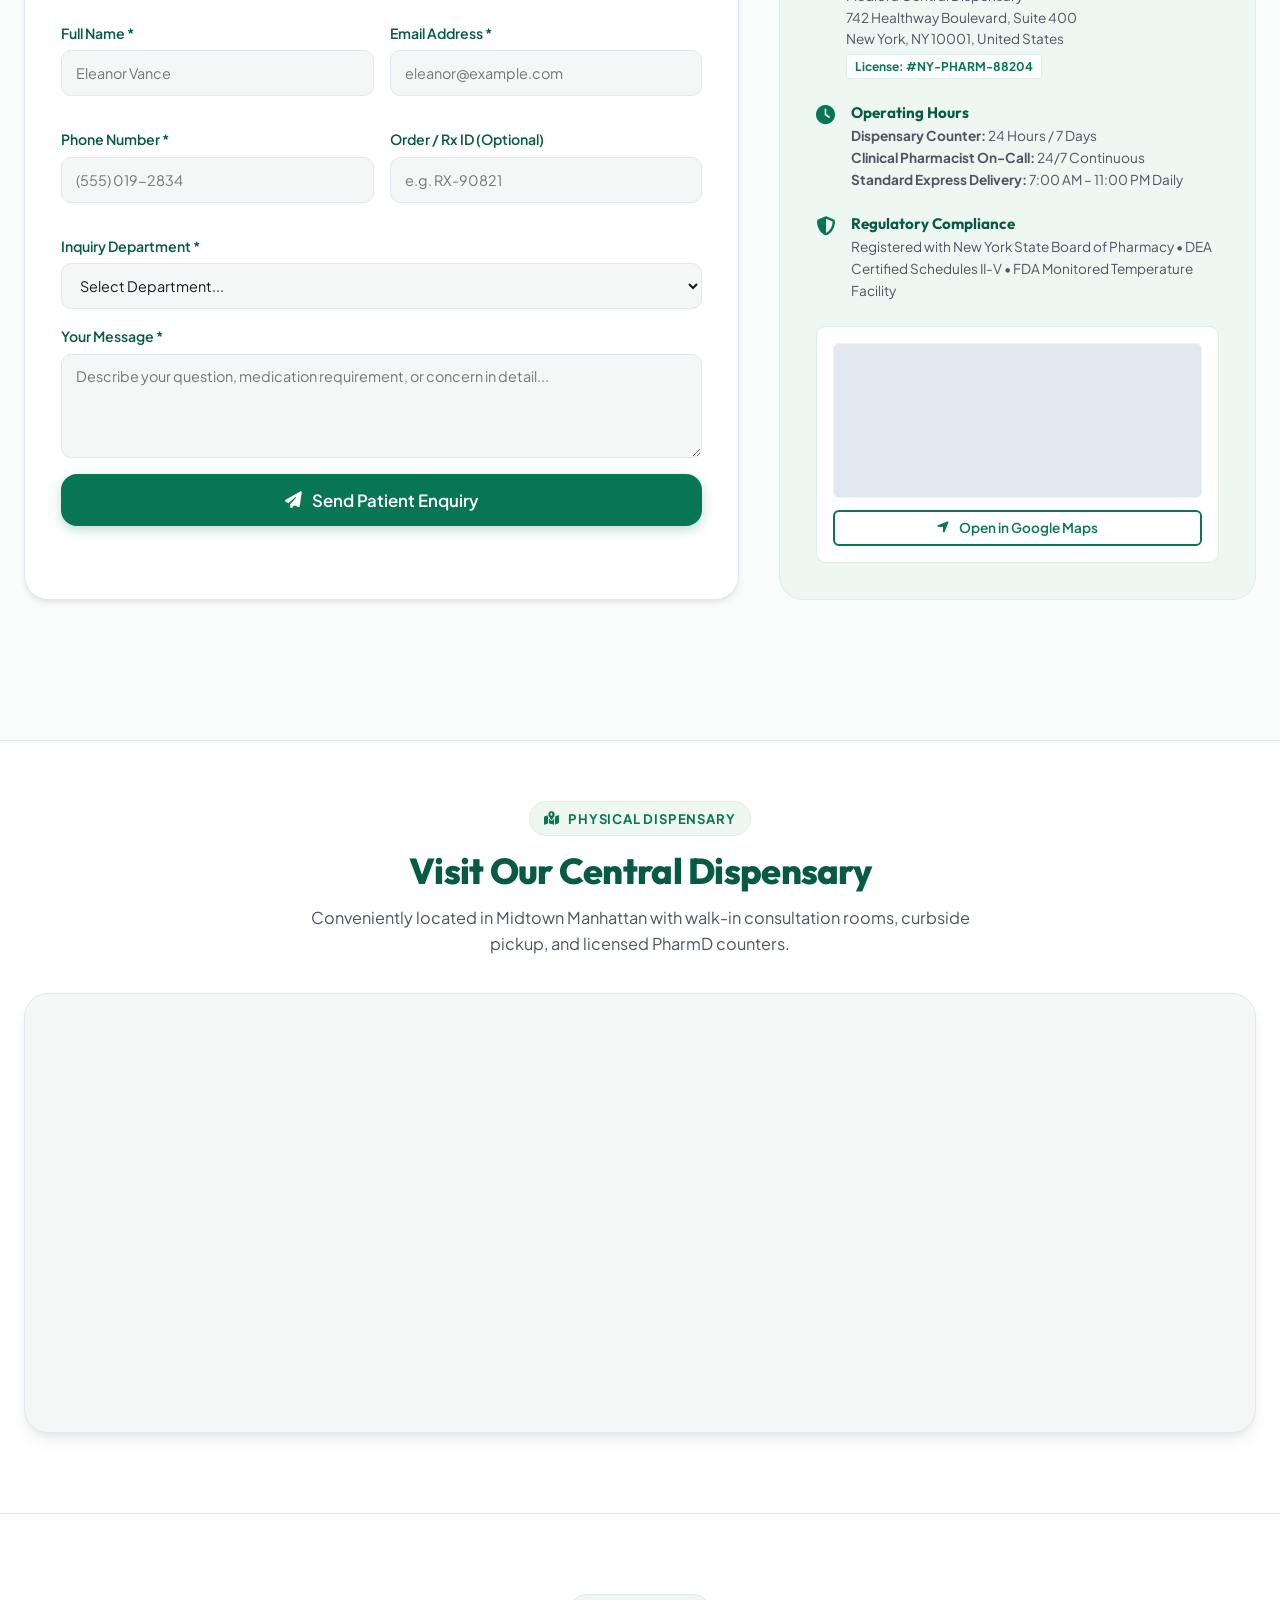
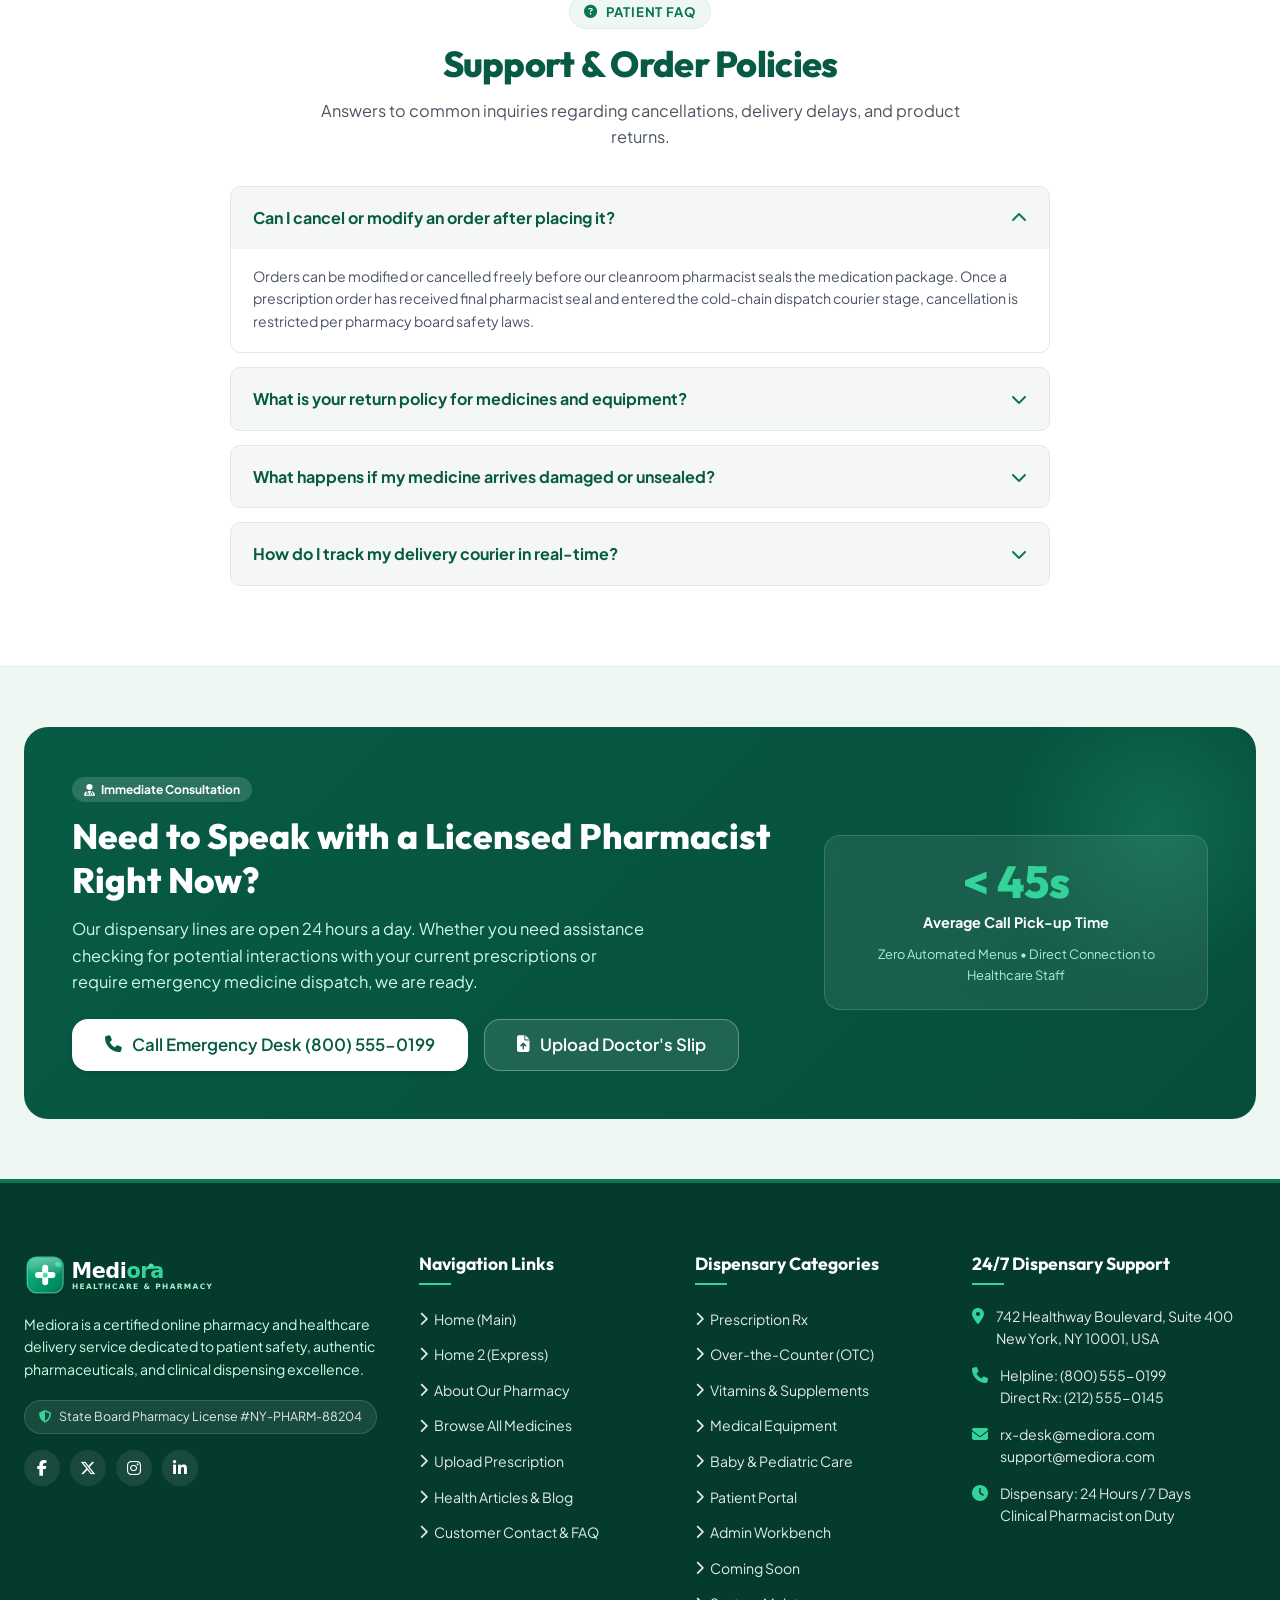
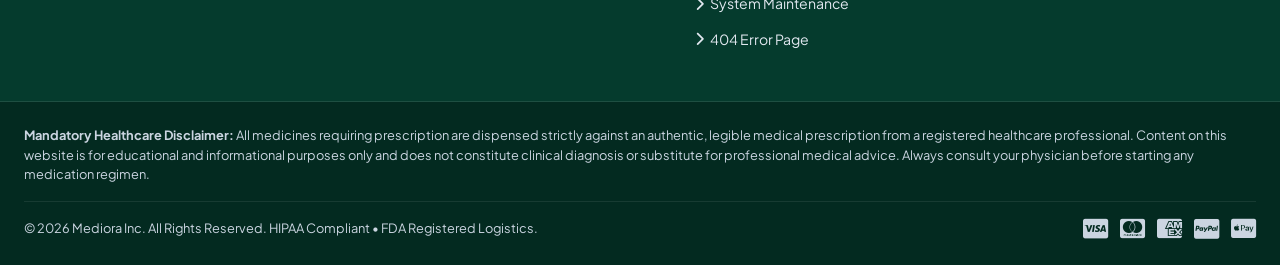
<file: contact.html>
<!DOCTYPE html>
<html lang="en">
<head>
  <meta charset="UTF-8">
  <meta name="viewport" content="width=device-width, initial-scale=1.0">
  <title>Contact Us &amp; Patient Support | Mediora</title>
  <meta name="description" content="Reach the Mediora dispensary team. 24/7 customer support, prescription desk, medicine delivery assistance, physical pharmacy details, and help desk.">
  <link rel="icon" type="image/svg+xml" href="images/favicon.svg">
  <link rel="stylesheet" href="https://cdnjs.cloudflare.com/ajax/libs/font-awesome/6.5.2/css/all.min.css">
  <link rel="stylesheet" href="https://cdn.jsdelivr.net/npm/@fortawesome/fontawesome-free@6.5.2/css/all.min.css">
  <link rel="stylesheet" href="css/style.css">
  <script>
    (function(){
      try {
        if(localStorage.getItem('mediora_theme_mode') === 'dark') {
          document.documentElement.setAttribute('data-theme', 'dark');
        }
        if(localStorage.getItem('mediora_direction') === 'rtl') {
          document.documentElement.setAttribute('dir', 'rtl');
        }
      } catch(e){}
    })();
  </script>
</head>
<body>

  <!-- TOP BAR -->
  <div class="top-bar">
    <div class="container top-bar-inner">
      <div class="top-bar-left">
        <div class="top-bar-item">
          <i class="fa-solid fa-headset"></i>
          <span>24/7 Clinical Dispensary Help Desk</span>
        </div>
        <div class="top-bar-item">
          <i class="fa-solid fa-clock"></i>
          <span>Average Call Response Time: Under 45 Seconds</span>
        </div>
      </div>
      <div class="top-bar-right">
        <div class="top-bar-item">
          <i class="fa-solid fa-phone"></i>
          <span>Toll-Free Hotline: <strong>(800) 555-0199</strong></span>
        </div>
      </div>
    </div>
  </div>

  <div class="header-sticky-container">
    <header class="main-header">
    <div class="container header-inner">
      <a href="index.html" class="brand-logo" title="Mediora Home">
        <img src="images/logo.svg" alt="Mediora Logo" class="logo-light">
        <img src="images/logo-white.svg" alt="Mediora Logo" class="logo-dark">
      </a>

      <!-- Desktop Navigation Menu (Single Line) -->
      <nav class="header-nav" aria-label="Main Navigation">
        <ul class="nav-links">
          <li><a href="index.html" class="nav-link">Home</a></li>
          <li><a href="home-2.html" class="nav-link">Home 2</a></li>
          <li><a href="about.html" class="nav-link">About</a></li>
          <li><a href="products.html" class="nav-link">Products</a></li>
          <li><a href="upload-prescription.html" class="nav-link">Prescription</a></li>
          <li><a href="blog.html" class="nav-link">Blog</a></li>
          <li><a href="contact.html" class="nav-link active">Contact</a></li>
          <li class="nav-item-dropdown">
            <a href="user-dashboard.html" class="nav-link dropdown-toggle">Dashboard <i class="fa-solid fa-chevron-down nav-arrow"></i></a>
            <div class="nav-dropdown-menu">
              <a href="user-dashboard.html" class="dropdown-item"><i class="fa-solid fa-id-card-clip"></i> Patient Dashboard</a>
              <a href="admin-dashboard.html" class="dropdown-item"><i class="fa-solid fa-shield-halved"></i> Admin Workbench</a>
            </div>
          </li>
        </ul>
      </nav>

      <div class="header-actions">
        <!-- RTL & Theme Controls -->
        <button type="button" class="header-action-btn rtl-toggle-btn" id="rtlToggleBtn" aria-label="Toggle RTL Layout" title="Toggle RTL / LTR layout" onclick="window.PharmaApp.toggleRTL()">
          <i class="fa-solid fa-right-left"></i>
          <span class="toggle-text" style="display:none;">RTL</span>
        </button>

        <button type="button" class="header-action-btn theme-toggle-btn" id="themeToggleBtn" aria-label="Toggle Dark / Light Theme" title="Toggle Dark / Light Theme" onclick="window.PharmaApp.toggleTheme()">
          <i class="fa-solid fa-moon theme-icon"></i>
          <span class="toggle-text" style="display:none;">Dark</span>
        </button>

        <div class="cart-btn-wrapper">
          <button type="button" class="cart-icon-btn" onclick="window.PharmaApp.openCartDrawer()" aria-label="Open Shopping Cart">
            <i class="fa-solid fa-cart-shopping"></i>
            <span>Cart</span>
            <span class="cart-badge-count" style="display:none;">0</span>
          </button>
        </div>

        <button type="button" class="mobile-nav-toggle" aria-label="Toggle Navigation">
          <i class="fa-solid fa-bars"></i>
        </button>
      </div>
    </div>
  </header>

  <!-- NAVIGATION -->
  <nav class="nav-bar">
    <div class="container nav-inner">

      <!-- Mobile View Exclusive: Account Panel -->
      <div class="mobile-menu-account">
        <div class="mobile-account-card">
          <div class="mobile-account-avatar"><i class="fa-regular fa-user"></i></div>
          <div class="mobile-account-info">
            <span class="mobile-account-label">Patient Access</span>
            <h5 class="mobile-account-name">My Account</h5>
          </div>
        </div>
        <div class="mobile-account-links">
          <a href="javascript:void(0)" class="mobile-account-link" onclick="window.PharmaApp.openAuthModal('login'); document.querySelector('.nav-bar')?.classList.remove('mobile-open');">
            <i class="fa-solid fa-right-to-bracket"></i>
            <span>Login / Sign Up</span>
          </a>
          <a href="user-dashboard.html" class="mobile-account-link">
            <i class="fa-solid fa-id-card-clip"></i>
            <span>User Portal</span>
          </a>
          <a href="admin-dashboard.html" class="mobile-account-link">
            <i class="fa-solid fa-shield-halved"></i>
            <span>Admin</span>
          </a>
        </div>
      </div>

      <!-- Mobile View Exclusive: Cart CTA Card -->
      <div class="mobile-menu-cart">
        <button type="button" class="mobile-menu-cart-btn" onclick="window.PharmaApp.openCartDrawer(); document.querySelector('.nav-bar')?.classList.remove('mobile-open');">
          <div class="mobile-menu-cart-icon">
            <i class="fa-solid fa-cart-shopping"></i>
            <span class="cart-badge-count" style="display:none;">0</span>
          </div>
          <div class="mobile-menu-cart-info">
            <span class="mobile-menu-cart-sub">Order Summary</span>
            <strong class="mobile-menu-cart-title">View Shopping Cart</strong>
          </div>
          <i class="fa-solid fa-chevron-right mobile-menu-cart-arrow"></i>
        </button>
      </div>

      <!-- Mobile View Exclusive: Medicine Search -->
      <div class="mobile-menu-search">
        <form action="products.html" method="GET">
          <input type="text" name="q" placeholder="Search medicines, vitamins..." aria-label="Search medicines in menu">
          <button type="submit" aria-label="Search"><i class="fa-solid fa-magnifying-glass"></i></button>
        </form>
      </div>

      <!-- Navigation Links (All 7 Pages + Dashboard) -->
      <ul class="nav-links">
        <li><a href="index.html" class="nav-link"><i class="fa-solid fa-house"></i> Home</a></li>
        <li><a href="home-2.html" class="nav-link"><i class="fa-solid fa-bolt"></i> Home 2</a></li>
        <li><a href="about.html" class="nav-link"><i class="fa-solid fa-circle-info"></i> About</a></li>
        <li><a href="products.html" class="nav-link"><i class="fa-solid fa-tablets"></i> Products</a></li>
        <li><a href="upload-prescription.html" class="nav-link"><i class="fa-solid fa-file-prescription"></i> Prescription</a></li>
        <li><a href="blog.html" class="nav-link"><i class="fa-solid fa-book-medical"></i> Blog</a></li>
        <li><a href="contact.html" class="nav-link active"><i class="fa-solid fa-envelope"></i> Contact</a></li>
        <li><a href="user-dashboard.html" class="nav-link"><i class="fa-solid fa-chart-line"></i> Dashboard</a></li>
      </ul>

      <!-- Mobile View Exclusive: CTA Group -->
      <div class="mobile-menu-cta-group">
        <a href="upload-prescription.html" class="btn btn-primary mobile-cta-btn">
          <i class="fa-solid fa-file-arrow-up"></i> Upload Doctor's Rx Slip
        </a>
        <a href="tel:8005550199" class="nav-phone-cta">
          <i class="fa-solid fa-headset"></i>
          <span>24/7 Hotline: <strong>(800) 555-0199</strong></span>
        </a>
      </div>

    </div>
  </nav>
  </div>

  <!-- =========================================================================
       SECTION 1: WELCOMING CONTACT HERO (Unified 520px Height)
       ========================================================================= -->
  <section class="hero-unified hero-bg-contact">
    <div class="container">
      <div class="hero-unified-grid grid-balanced">
        <div class="hero-content">
          <div class="hero-badge-pill">
            <i class="fa-solid fa-headset"></i>
            <span>Always Here For You • 24/7 Registered Clinical Helpdesk</span>
          </div>
          <h1 class="hero-headline">
            We Are Here to Assist <span>Your Healthcare Journey</span>
          </h1>
          <p class="hero-subtext">
            Whether you have urgent questions about prescription verification, real-time courier delivery, medication dosage, or insurance copays, our registered dispensary team is standing by 24/7.
          </p>

          <div class="hero-btn-group">
            <a href="tel:18005550199" class="btn btn-primary btn-lg">
              <i class="fa-solid fa-phone"></i> Call (800) 555-0199
            </a>
            <a href="#contactEnquiryForm" class="btn btn-secondary btn-lg" style="background:rgba(255,255,255,0.15); border-color:rgba(255,255,255,0.3); color:#FFFFFF;">
              <i class="fa-solid fa-paper-plane"></i> Send Direct Message
            </a>
          </div>

          <div style="display:flex; align-items:center; gap:18px; font-size:0.84rem; color:#D1FAE5; margin-top:14px; flex-wrap:wrap;">
            <span><i class="fa-solid fa-bolt" style="color:#34D399; margin-right:6px;"></i> Pickup Time &lt; 45s</span>
            <span><i class="fa-solid fa-user-doctor" style="color:#34D399; margin-right:6px;"></i> Licensed PharmDs On Call</span>
            <span><i class="fa-solid fa-circle-check" style="color:#34D399; margin-right:6px;"></i> Toll-Free Nationwide</span>
          </div>
        </div>

        <div class="hero-unified-media">
          <!-- Live Clinical Touchpoints Hub Card -->
          <div class="hero-contact-card" style="width:100%;">
            <div style="display:flex; align-items:center; justify-content:space-between; margin-bottom:14px; padding-bottom:10px; border-bottom:1px solid rgba(255,255,255,0.18);">
              <div>
                <h4 style="font-size:1.02rem; color:#FFFFFF; margin:0; font-weight:700;">Direct Clinical Touchpoints</h4>
                <p style="font-size:0.75rem; color:#D1FAE5; margin:0;">Immediate routing to licensed specialists</p>
              </div>
              <span class="badge" style="background:rgba(52,211,153,0.2); color:#34D399; border:1px solid #34D399; font-size:0.72rem;">
                <i class="fa-solid fa-circle" style="font-size:0.5rem; vertical-align:middle;"></i> All Hubs Live
              </span>
            </div>

            <div class="hero-touchpoint-item">
              <div class="hero-touchpoint-icon"><i class="fa-solid fa-file-prescription"></i></div>
              <div class="hero-touchpoint-text">
                <h5>Prescription Verification Desk</h5>
                <p>rx-desk@mediora.com • 10-Min Audit Queue</p>
              </div>
            </div>

            <div class="hero-touchpoint-item">
              <div class="hero-touchpoint-icon"><i class="fa-solid fa-truck-fast"></i></div>
              <div class="hero-touchpoint-text">
                <h5>Express Dispatch &amp; Tracking</h5>
                <p>(800) 555-0199 Ext. 2 • Live GPS Couriers</p>
              </div>
            </div>

            <div class="hero-touchpoint-item">
              <div class="hero-touchpoint-icon"><i class="fa-solid fa-pills"></i></div>
              <div class="hero-touchpoint-text">
                <h5>PharmD Drug Consultation</h5>
                <p>(212) 555-0145 • Active Ingredients &amp; Safety</p>
              </div>
            </div>

            <div class="hero-touchpoint-item" style="margin-bottom:0;">
              <div class="hero-touchpoint-icon"><i class="fa-solid fa-building-circle-check"></i></div>
              <div class="hero-touchpoint-text">
                <h5>Central Dispensary Walk-In</h5>
                <p>742 Healthway Blvd, Suite 400, New York, NY</p>
              </div>
            </div>
          </div>
        </div>
      </div>
    </div>
  </section>

  <!-- =========================================================================
       SECTION 2: 4 SPECIALIZED SUPPORT CHANNELS HUB (REDESIGNED)
       ========================================================================= -->
  <section class="contact-channels-section">
    <div class="container">
      <div class="text-center">
        <span class="section-tag"><i class="fa-solid fa-headset"></i> Omnichannel Patient Care</span>
        <h2 class="section-title">Specialized Support Departments</h2>
        <p class="section-subtitle">Connect directly with licensed pharmacists, courier dispatchers, or patient care specialists in seconds.</p>
      </div>

      <div class="contact-channels-grid">
        <!-- Channel 1: General Inquiries -->
        <div class="contact-channel-card-v2">
          <div class="channel-stripe teal"></div>
          <div class="channel-card-top">
            <div class="channel-icon-wrap teal">
              <i class="fa-solid fa-comments"></i>
            </div>
            <span class="channel-status-pill">
              <span class="channel-pulse-dot"></span> Online Now
            </span>
          </div>
          <h4>Patient Care &amp; Inquiries</h4>
          <p>Assistance with patient accounts, refill subscriptions, order receipts, and general pharmacy platform questions.</p>
          <div class="channel-meta-box">
            <span>Average Reply:</span>
            <strong>&lt; 15 Mins</strong>
          </div>
          <a href="mailto:support@mediora.com" class="channel-action-btn teal">
            <span>support@mediora.com</span>
            <i class="fa-solid fa-arrow-right"></i>
          </a>
        </div>

        <!-- Channel 2: Delivery & Tracking -->
        <div class="contact-channel-card-v2">
          <div class="channel-stripe amber"></div>
          <div class="channel-card-top">
            <div class="channel-icon-wrap amber">
              <i class="fa-solid fa-truck-fast"></i>
            </div>
            <span class="channel-status-pill">
              <span class="channel-pulse-dot"></span> Live Fleet
            </span>
          </div>
          <h4>Delivery &amp; Tracking Desk</h4>
          <p>Real-time courier GPS tracking, cold-box temperature alerts, scheduled delivery changes, and address rerouting.</p>
          <div class="channel-meta-box">
            <span>Direct Hotline:</span>
            <strong>Immediate Pickup</strong>
          </div>
          <a href="tel:18005550199" class="channel-action-btn amber">
            <span>(800) 555-0199 Ext. 2</span>
            <i class="fa-solid fa-phone"></i>
          </a>
        </div>

        <!-- Channel 3: Prescription Desk -->
        <div class="contact-channel-card-v2">
          <div class="channel-stripe indigo"></div>
          <div class="channel-card-top">
            <div class="channel-icon-wrap indigo">
              <i class="fa-solid fa-file-prescription"></i>
            </div>
            <span class="channel-status-pill">
              <span class="channel-pulse-dot"></span> PharmD Duty
            </span>
          </div>
          <h4>Prescription Clinical Desk</h4>
          <p>Direct communication channel with registered pharmacists for doctor call-ins, prescription transfers, and renewals.</p>
          <div class="channel-meta-box">
            <span>Verification Speed:</span>
            <strong>~10 Mins Avg</strong>
          </div>
          <a href="mailto:rx-desk@mediora.com" class="channel-action-btn indigo">
            <span>rx-desk@mediora.com</span>
            <i class="fa-solid fa-arrow-right"></i>
          </a>
        </div>

        <!-- Channel 4: Pharmacology & Drug Info -->
        <div class="contact-channel-card-v2">
          <div class="channel-stripe blue"></div>
          <div class="channel-card-top">
            <div class="channel-icon-wrap blue">
              <i class="fa-solid fa-pills"></i>
            </div>
            <span class="channel-status-pill">
              <span class="channel-pulse-dot"></span> 24/7 On-Call
            </span>
          </div>
          <h4>Medicine &amp; Clinical Info</h4>
          <p>Confidential pharmacist consultations regarding active ingredients, drug interactions, dosage warnings, and generic swaps.</p>
          <div class="channel-meta-box">
            <span>Consultation Mode:</span>
            <strong>Toll-Free Phone</strong>
          </div>
          <a href="tel:12125550145" class="channel-action-btn blue">
            <span>(212) 555-0145</span>
            <i class="fa-solid fa-phone"></i>
          </a>
        </div>
      </div>
    </div>
  </section>

  <!-- =========================================================================
       SECTION 3 & 4: FRONTEND ENQUIRY FORM & BUSINESS DETAILS / MAP
       ========================================================================= -->
  <section class="contact-form-section" style="padding:40px 0 80px 0;">
    <div class="container">
      <div class="contact-form-layout">
        <!-- SECTION 3: Frontend Enquiry Form -->
        <div class="contact-form-container">
          <h3 style="font-size:1.45rem; margin-bottom:6px; display:flex; align-items:center; gap:10px;">
            <i class="fa-solid fa-paper-plane" style="color:var(--primary-green);"></i> Send an Enquiry
          </h3>
          <p style="color:var(--text-secondary); font-size:0.88rem; margin-bottom:24px;">
            Fill out the form below. For prescription orders, please include your order or prescription reference number where available.
          </p>

          <form id="contactEnquiryForm" onsubmit="handleContactSubmit(event)">
            <div class="form-row">
              <div class="form-group">
                <label for="contactName">Full Name *</label>
                <input type="text" id="contactName" class="form-control" required placeholder="Eleanor Vance">
              </div>
              <div class="form-group">
                <label for="contactEmail">Email Address *</label>
                <input type="email" id="contactEmail" class="form-control" required placeholder="eleanor@example.com">
              </div>
            </div>

            <div class="form-row">
              <div class="form-group">
                <label for="contactPhone">Phone Number *</label>
                <input type="tel" id="contactPhone" class="form-control" required placeholder="(555) 019-2834">
              </div>
              <div class="form-group">
                <label for="contactOrderId">Order / Rx ID (Optional)</label>
                <input type="text" id="contactOrderId" class="form-control" placeholder="e.g. RX-90821">
              </div>
            </div>

            <div class="form-group">
              <label for="contactSubject">Inquiry Department *</label>
              <select id="contactSubject" class="form-control" required>
                <option value="">Select Department...</option>
                <option value="Prescription Verification">Prescription Verification Desk</option>
                <option value="Delivery Assistance">Delivery Schedule &amp; Address Modification</option>
                <option value="Medicine Inquiry">Medicine Details &amp; Drug Interactions</option>
                <option value="Order Return / Refund">Return, Replacement or Cancellation</option>
                <option value="Insurance Copay">Insurance &amp; Billing Assistance</option>
                <option value="General Support">General Patient Inquiries</option>
              </select>
            </div>

            <div class="form-group">
              <label for="contactMessage">Your Message *</label>
              <textarea id="contactMessage" class="form-control" rows="4" required placeholder="Describe your question, medication requirement, or concern in detail..."></textarea>
            </div>

            <button type="submit" class="btn btn-primary btn-lg" style="width:100%;">
              <i class="fa-solid fa-paper-plane"></i> Send Patient Enquiry
            </button>
          </form>
        </div>

        <!-- SECTION 4: Business Details & Location -->
        <aside class="location-details-box">
          <h3 style="font-size:1.35rem; margin-bottom:18px; color:var(--dark-forest);">
            <i class="fa-solid fa-building-circle-check" style="color:var(--primary-green);"></i> Dispensary Location
          </h3>

          <div class="loc-item">
            <i class="fa-solid fa-location-dot"></i>
            <div>
              <h5>Physical Pharmacy Address</h5>
              <p>Mediora Central Dispensary<br>742 Healthway Boulevard, Suite 400<br>New York, NY 10001, United States</p>
              <span class="contact-license-badge">
                License: #NY-PHARM-88204
              </span>
            </div>
          </div>

          <div class="loc-item">
            <i class="fa-solid fa-clock"></i>
            <div>
              <h5>Operating Hours</h5>
              <p><strong>Dispensary Counter:</strong> 24 Hours / 7 Days<br><strong>Clinical Pharmacist On-Call:</strong> 24/7 Continuous<br><strong>Standard Express Delivery:</strong> 7:00 AM – 11:00 PM Daily</p>
            </div>
          </div>

          <div class="loc-item">
            <i class="fa-solid fa-shield-halved"></i>
            <div>
              <h5>Regulatory Compliance</h5>
              <p>Registered with New York State Board of Pharmacy • DEA Certified Schedules II-V • FDA Monitored Temperature Facility</p>
            </div>
          </div>

          <!-- Interactive Dispensary Map Card -->
          <div class="contact-simulated-map-card">
            <div class="contact-sidebar-map-box">
              <iframe
                src="https://maps.google.com/maps?q=742+Healthway+Boulevard,+New+York,+NY+10001&t=&z=14&ie=UTF8&iwloc=&output=embed"
                class="contact-sidebar-map-iframe"
                title="Pharmacy Location Map"
                loading="lazy"
                referrerpolicy="no-referrer-when-downgrade">
              </iframe>
            </div>
            <a href="https://maps.google.com/maps?q=742+Healthway+Boulevard,+New+York,+NY+10001" target="_blank" rel="noopener noreferrer" class="btn btn-outline btn-sm contact-map-btn">
              <i class="fa-solid fa-location-arrow"></i> Open in Google Maps
            </a>
          </div>
        </aside>
      </div>
    </div>
  </section>

  <!-- =========================================================================
       SECTION 4: CENTRAL PHARMACY BUSINESS LOCATION (INTERACTIVE GOOGLE MAP)
       ========================================================================= -->
  <section class="contact-map-section">
    <div class="container">
      <div class="text-center" style="margin-bottom:32px;">
        <span class="section-tag"><i class="fa-solid fa-map-location-dot"></i> Physical Dispensary</span>
        <h2 class="section-title">Visit Our Central Dispensary</h2>
        <p class="section-subtitle">Conveniently located in Midtown Manhattan with walk-in consultation rooms, curbside pickup, and licensed PharmD counters.</p>
      </div>

      <div class="contact-map-wrapper">
        <iframe
          src="https://maps.google.com/maps?q=742+Healthway+Boulevard,+New+York,+NY+10001&t=&z=15&ie=UTF8&iwloc=&output=embed"
          class="contact-google-map-iframe"
          title="Mediora Central Dispensary - 742 Healthway Blvd, New York, NY"
          loading="lazy"
          referrerpolicy="no-referrer-when-downgrade"
          allowfullscreen>
        </iframe>
      </div>
    </div>
  </section>

  <!-- =========================================================================
       SECTION 5: FREQUENTLY ASKED QUESTIONS ABOUT ORDERS, DELIVERY & RETURNS
       ========================================================================= -->
  <section class="faq-section">
    <div class="container">
      <div class="text-center">
        <span class="section-tag"><i class="fa-solid fa-circle-question"></i> Patient FAQ</span>
        <h2 class="section-title">Support &amp; Order Policies</h2>
        <p class="section-subtitle">Answers to common inquiries regarding cancellations, delivery delays, and product returns.</p>
      </div>

      <div class="faq-list">
        <div class="faq-item active">
          <div class="faq-question">
            <span>Can I cancel or modify an order after placing it?</span>
            <i class="fa-solid fa-chevron-down"></i>
          </div>
          <div class="faq-answer">
            <p>Orders can be modified or cancelled freely before our cleanroom pharmacist seals the medication package. Once a prescription order has received final pharmacist seal and entered the cold-chain dispatch courier stage, cancellation is restricted per pharmacy board safety laws.</p>
          </div>
        </div>

        <div class="faq-item">
          <div class="faq-question">
            <span>What is your return policy for medicines and equipment?</span>
            <i class="fa-solid fa-chevron-down"></i>
          </div>
          <div class="faq-answer">
            <p>Under federal regulations, opened prescription medicines cannot be returned or restocked once delivered. However, unopened OTC items, diagnostic devices, and sealed equipment can be returned within 30 days for a full refund or exchange.</p>
          </div>
        </div>

        <div class="faq-item">
          <div class="faq-question">
            <span>What happens if my medicine arrives damaged or unsealed?</span>
            <i class="fa-solid fa-chevron-down"></i>
          </div>
          <div class="faq-answer">
            <p>If your package shows signs of tampering, damaged seals, or broken temperature indicator strips, immediately refuse the handover or call our hotline. We dispatch a priority emergency replacement at zero additional charge within 60 minutes.</p>
          </div>
        </div>

        <div class="faq-item">
          <div class="faq-question">
            <span>How do I track my delivery courier in real-time?</span>
            <i class="fa-solid fa-chevron-down"></i>
          </div>
          <div class="faq-answer">
            <p>Once dispatched, you will receive an SMS containing a direct live tracking link showing the courier's GPS vehicle location and estimated delivery countdown.</p>
          </div>
        </div>
      </div>
    </div>
  </section>

  <!-- =========================================================================
       SECTION 6: FINAL CUSTOMER-SUPPORT CALL TO ACTION BANNER
       ========================================================================= -->
  <section class="contact-cta-section">
    <div class="container">
      <div class="cta-consult-banner" style="margin:0;">
        <div class="cta-consult-content">
          <span class="badge" style="background:rgba(255,255,255,0.15); color:#FFFFFF; margin-bottom:12px;">
            <i class="fa-solid fa-user-doctor"></i> Immediate Consultation
          </span>
          <h3>Need to Speak with a Licensed Pharmacist Right Now?</h3>
          <p>
            Our dispensary lines are open 24 hours a day. Whether you need assistance checking for potential interactions with your current prescriptions or require emergency medicine dispatch, we are ready.
          </p>
          <div class="cta-btn-row">
            <a href="tel:18005550199" class="btn btn-white btn-lg">
              <i class="fa-solid fa-phone"></i> Call Emergency Desk (800) 555-0199
            </a>
            <a href="upload-prescription.html" class="btn btn-secondary btn-lg" style="background:rgba(255,255,255,0.1); color:#FFFFFF; border-color:rgba(255,255,255,0.3);">
              <i class="fa-solid fa-file-arrow-up"></i> Upload Doctor's Slip
            </a>
          </div>
        </div>
        <div class="cta-stat-box">
          <div style="font-size:2.8rem; font-weight:800; color:#34D399; font-family:var(--font-heading); line-height:1; margin-bottom:6px;">
            &lt; 45s
          </div>
          <p style="font-weight:700; color:#FFFFFF;">Average Call Pick-up Time</p>
          <div style="margin-top:10px; font-size:0.8rem; color:#A7F3D0;">
            Zero Automated Menus • Direct Connection to Healthcare Staff
          </div>
        </div>
      </div>
    </div>
  </section>

  <!-- ENQUIRY SUBMISSION DEMO MODAL -->
  <div class="modal-backdrop" id="contactSuccessModal">
    <div class="modal-card" style="max-width:500px; text-align:center;">
      <div class="modal-body" style="padding:36px 28px;">
        <div style="width:68px; height:68px; border-radius:50%; background:var(--soft-medical-green); color:var(--primary-green); display:flex; align-items:center; justify-content:center; font-size:2rem; margin:0 auto 16px auto;">
          <i class="fa-solid fa-circle-check"></i>
        </div>
        <h3 style="font-size:1.4rem; margin-bottom:8px;">Patient Inquiry Received!</h3>
        <p style="font-size:0.92rem; color:var(--text-secondary); line-height:1.6; margin-bottom:16px;">
          Thank you for reaching out. Ticket <strong>#TKT-88412</strong> has been logged with our patient support desk. A clinical team member will review your message.
        </p>
        <div style="background:#FFFBEB; border:1px solid #FCD34D; border-radius:var(--radius-md); padding:12px; font-size:0.8rem; color:#92400E; text-align:left; margin-bottom:20px;">
          <i class="fa-solid fa-circle-info"></i> <strong>Frontend Demonstration Notice:</strong> This message was processed in this browser session. Real inquiry delivery requires email/CRM server integration and patient ticketing backend infrastructure.
        </div>
        <button class="btn btn-primary" onclick="window.PharmaApp.closeModal('contactSuccessModal')">Close Window</button>
      </div>
    </div>
  </div>

  <!-- GLOBAL FOOTER -->
  <footer class="global-footer">
    <div class="container footer-grid">
      <div class="footer-col-brand">
        <a href="index.html">
          <img src="images/logo-white.svg" alt="Mediora" style="height:44px;">
        </a>
        <p>
          Mediora is a certified online pharmacy and healthcare delivery service dedicated to patient safety, authentic pharmaceuticals, and clinical dispensing excellence.
        </p>
        <div class="footer-licence-badge">
          <i class="fa-solid fa-shield-halved"></i>
          <span>State Board Pharmacy License #NY-PHARM-88204</span>
        </div>
        <div class="footer-social-links">
          <a href="#" class="social-link" title="Facebook"><i class="fa-brands fa-facebook-f"></i></a>
          <a href="#" class="social-link" title="Twitter"><i class="fa-brands fa-x-twitter"></i></a>
          <a href="#" class="social-link" title="Instagram"><i class="fa-brands fa-instagram"></i></a>
          <a href="#" class="social-link" title="LinkedIn"><i class="fa-brands fa-linkedin-in"></i></a>
        </div>
      </div>

      <div class="footer-col">
        <h4>Navigation Links</h4>
        <ul class="footer-links-list">
          <li><a href="index.html"><i class="fa-solid fa-chevron-right"></i> Home (Main)</a></li>
          <li><a href="home-2.html"><i class="fa-solid fa-chevron-right"></i> Home 2 (Express)</a></li>
          <li><a href="about.html"><i class="fa-solid fa-chevron-right"></i> About Our Pharmacy</a></li>
          <li><a href="products.html"><i class="fa-solid fa-chevron-right"></i> Browse All Medicines</a></li>
          <li><a href="upload-prescription.html"><i class="fa-solid fa-chevron-right"></i> Upload Prescription</a></li>
          <li><a href="blog.html"><i class="fa-solid fa-chevron-right"></i> Health Articles &amp; Blog</a></li>
          <li><a href="contact.html"><i class="fa-solid fa-chevron-right"></i> Customer Contact &amp; FAQ</a></li>
        </ul>
      </div>

      <div class="footer-col">
        <h4>Dispensary Categories</h4>
        <ul class="footer-links-list">
          <li><a href="products.html?cat=prescription"><i class="fa-solid fa-chevron-right"></i> Prescription Rx</a></li>
          <li><a href="products.html?cat=otc"><i class="fa-solid fa-chevron-right"></i> Over-the-Counter (OTC)</a></li>
          <li><a href="products.html?cat=vitamins"><i class="fa-solid fa-chevron-right"></i> Vitamins &amp; Supplements</a></li>
          <li><a href="products.html?cat=devices"><i class="fa-solid fa-chevron-right"></i> Medical Equipment</a></li>
          <li><a href="products.html?cat=baby"><i class="fa-solid fa-chevron-right"></i> Baby &amp; Pediatric Care</a></li>
          <li><a href="user-dashboard.html"><i class="fa-solid fa-chevron-right"></i> Patient Portal</a></li>
          <li><a href="admin-dashboard.html"><i class="fa-solid fa-chevron-right"></i> Admin Workbench</a></li>
          <li><a href="coming-soon.html"><i class="fa-solid fa-chevron-right"></i> Coming Soon</a></li>
          <li><a href="maintenance.html"><i class="fa-solid fa-chevron-right"></i> System Maintenance</a></li>
          <li><a href="404.html"><i class="fa-solid fa-chevron-right"></i> 404 Error Page</a></li>
        </ul>
      </div>

      <div class="footer-col">
        <h4>24/7 Dispensary Support</h4>
        <div class="footer-contact-item">
          <i class="fa-solid fa-location-dot"></i>
          <span>742 Healthway Boulevard, Suite 400<br>New York, NY 10001, USA</span>
        </div>
        <div class="footer-contact-item">
          <i class="fa-solid fa-phone"></i>
          <span>Helpline: (800) 555-0199<br>Direct Rx: (212) 555-0145</span>
        </div>
        <div class="footer-contact-item">
          <i class="fa-solid fa-envelope"></i>
          <span>rx-desk@mediora.com<br>support@mediora.com</span>
        </div>
        <div class="footer-contact-item">
          <i class="fa-solid fa-clock"></i>
          <span>Dispensary: 24 Hours / 7 Days<br>Clinical Pharmacist on Duty</span>
        </div>
      </div>
    </div>

    <div class="footer-disclaimer-bar">
      <div class="container">
        <p class="disclaimer-text">
          <strong>Mandatory Healthcare Disclaimer:</strong> All medicines requiring prescription are dispensed strictly against an authentic, legible medical prescription from a registered healthcare professional. Content on this website is for educational and informational purposes only and does not constitute clinical diagnosis or substitute for professional medical advice. Always consult your physician before starting any medication regimen.
        </p>
        <div class="footer-bottom-flex">
          <div>
            &copy; 2026 Mediora Inc. All Rights Reserved. HIPAA Compliant • FDA Registered Logistics.
          </div>
          <div class="payment-badges" title="Accepted Payment Methods">
            <i class="fa-brands fa-cc-visa"></i>
            <i class="fa-brands fa-cc-mastercard"></i>
            <i class="fa-brands fa-cc-amex"></i>
            <i class="fa-brands fa-cc-paypal"></i>
            <i class="fa-brands fa-cc-apple-pay"></i>
          </div>
        </div>
      </div>
    </div>
  </footer>

  <!-- CART DRAWER & OVERLAY -->
  <div class="cart-overlay" id="cartOverlay"></div>
  <aside class="cart-drawer" id="cartDrawer" aria-label="Shopping Cart Drawer">
    <div class="cart-drawer-header">
      <h3><i class="fa-solid fa-basket-shopping" style="color:var(--primary-green);"></i> Your Pharmacy Cart</h3>
      <button class="cart-close-btn" onclick="window.PharmaApp.closeCartDrawer()"><i class="fa-solid fa-xmark"></i></button>
    </div>
    <div id="cartRxWarningBox" class="cart-rx-warning" style="display:none;">
      <i class="fa-solid fa-triangle-exclamation"></i> Contains prescription medicines. You must provide a valid prescription before order dispatch.
    </div>
    <div class="cart-drawer-body" id="cartDrawerBody"></div>
    <div class="cart-drawer-footer">
      <div class="cart-summary-line"><span>Subtotal</span><strong id="cartSubtotal">$0.00</strong></div>
      <div class="cart-summary-line"><span>Estimated Delivery Fee</span><strong id="cartShipping">$0.00</strong></div>
      <div class="cart-total-line"><span>Estimated Total</span><span id="cartTotal" style="color:var(--primary-green);">$0.00</span></div>
      <button class="btn btn-primary btn-lg" style="width:100%;" id="proceedCheckoutBtn">
        Proceed to Checkout <i class="fa-solid fa-arrow-right"></i>
      </button>
    </div>
  </aside>

  <!-- AUTH MODAL -->
  <div class="modal-backdrop" id="authModal">
    <div class="modal-card">
      <div class="modal-header">
        <h3>Patient &amp; Staff Portal Access</h3>
        <button class="modal-close-btn" onclick="window.PharmaApp.closeModal('authModal')"><i class="fa-solid fa-xmark"></i></button>
      </div>
      <div class="modal-body">
        <div class="auth-tabs">
          <button class="auth-tab-btn active" id="loginTabBtn" onclick="window.PharmaApp.switchAuthTab('login')">Patient Login</button>
          <button class="auth-tab-btn" id="registerTabBtn" onclick="window.PharmaApp.switchAuthTab('register')">New Registration</button>
        </div>
        <form id="loginForm" onsubmit="event.preventDefault(); window.PharmaApp.showToast('Login successful! Welcome back.', 'success'); window.PharmaApp.closeModal('authModal');">
          <div class="form-group"><label>Email Address</label><input type="email" class="form-control" required value="demo@patient.com"></div>
          <div class="form-group"><label>Password</label><input type="password" class="form-control" required value="password123"></div>
          <button type="submit" class="btn btn-primary" style="width:100%;">Sign In</button>
        </form>
      </div>
    </div>
  </div>

  <!-- Scripts -->
  <script src="js/data.js"></script>
  <script src="js/main.js"></script>
  <script>
    function handleContactSubmit(e) {
      e.preventDefault();
      const form = document.getElementById('contactEnquiryForm');
      if (!form.checkValidity()) {
        form.reportValidity();
        return;
      }

      document.getElementById('contactSuccessModal').classList.add('active');
      form.reset();
    }
  </script>
</body>
</html>
</file>
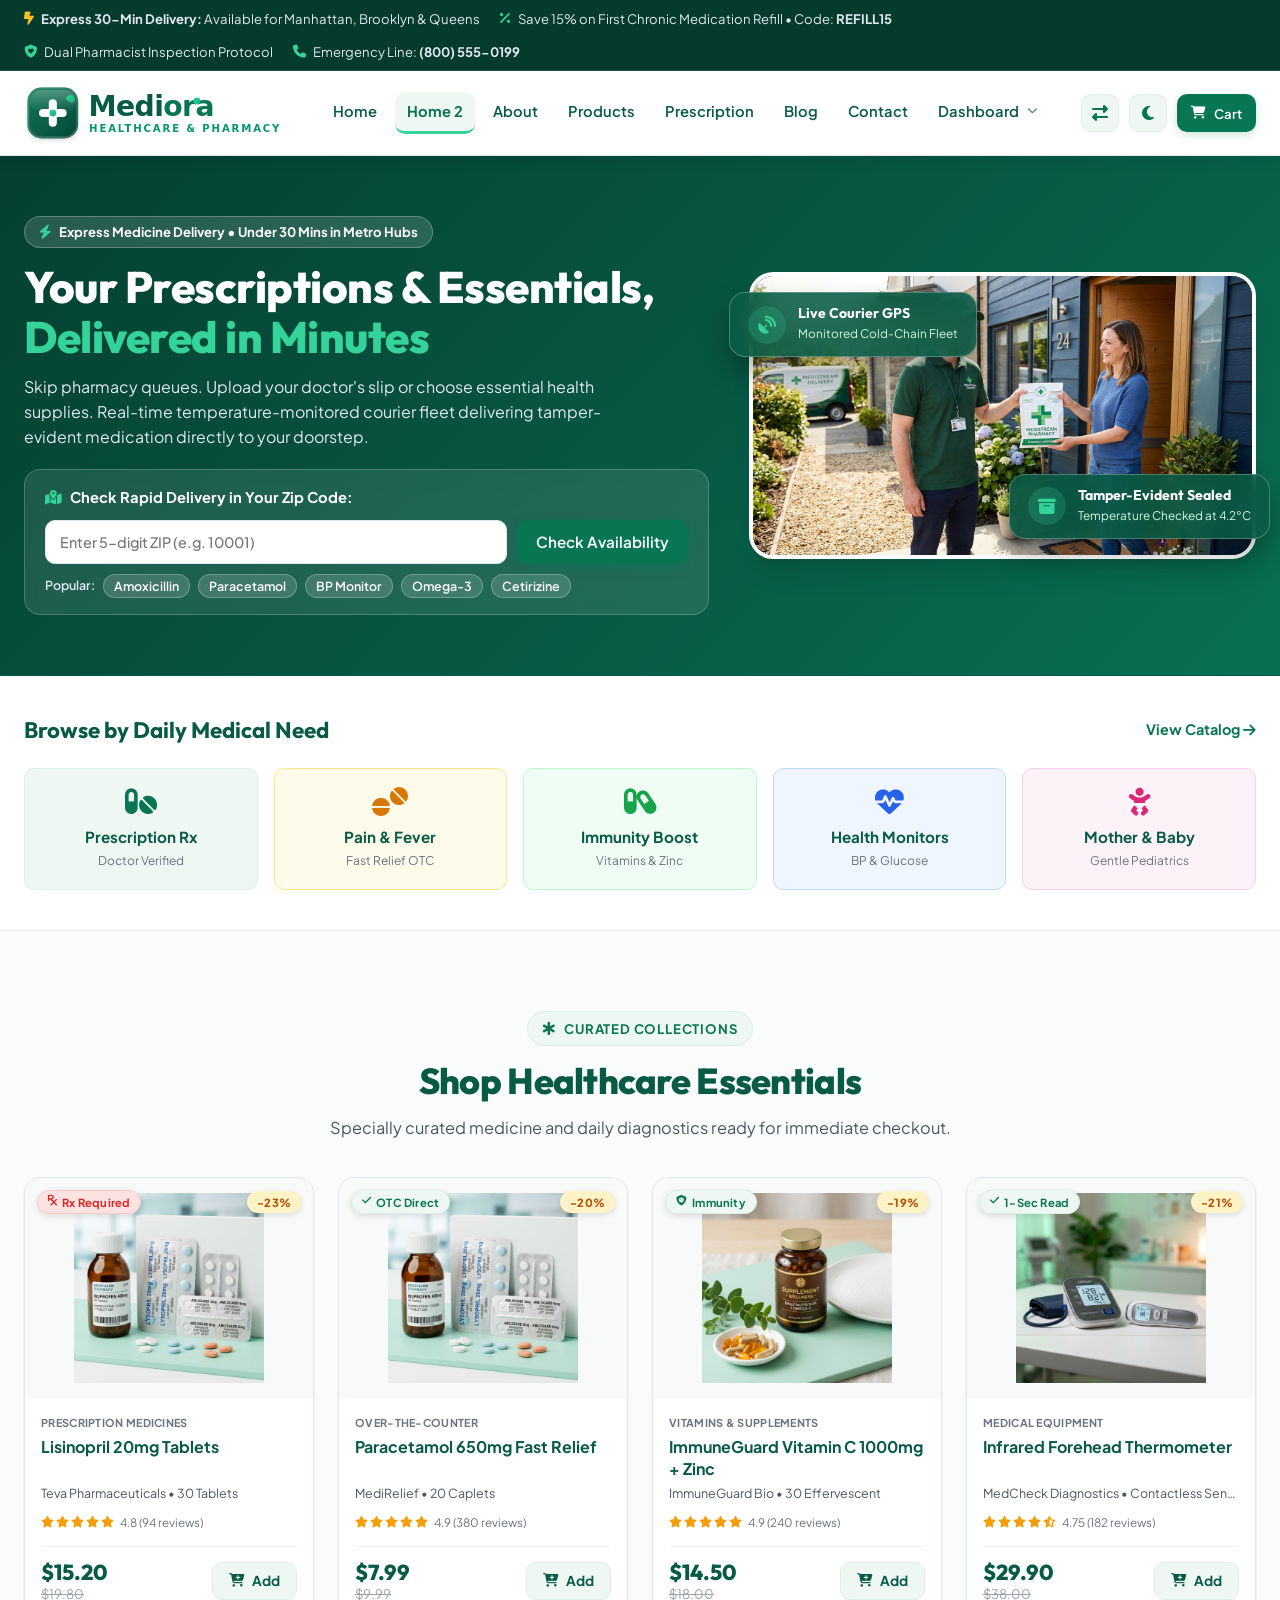
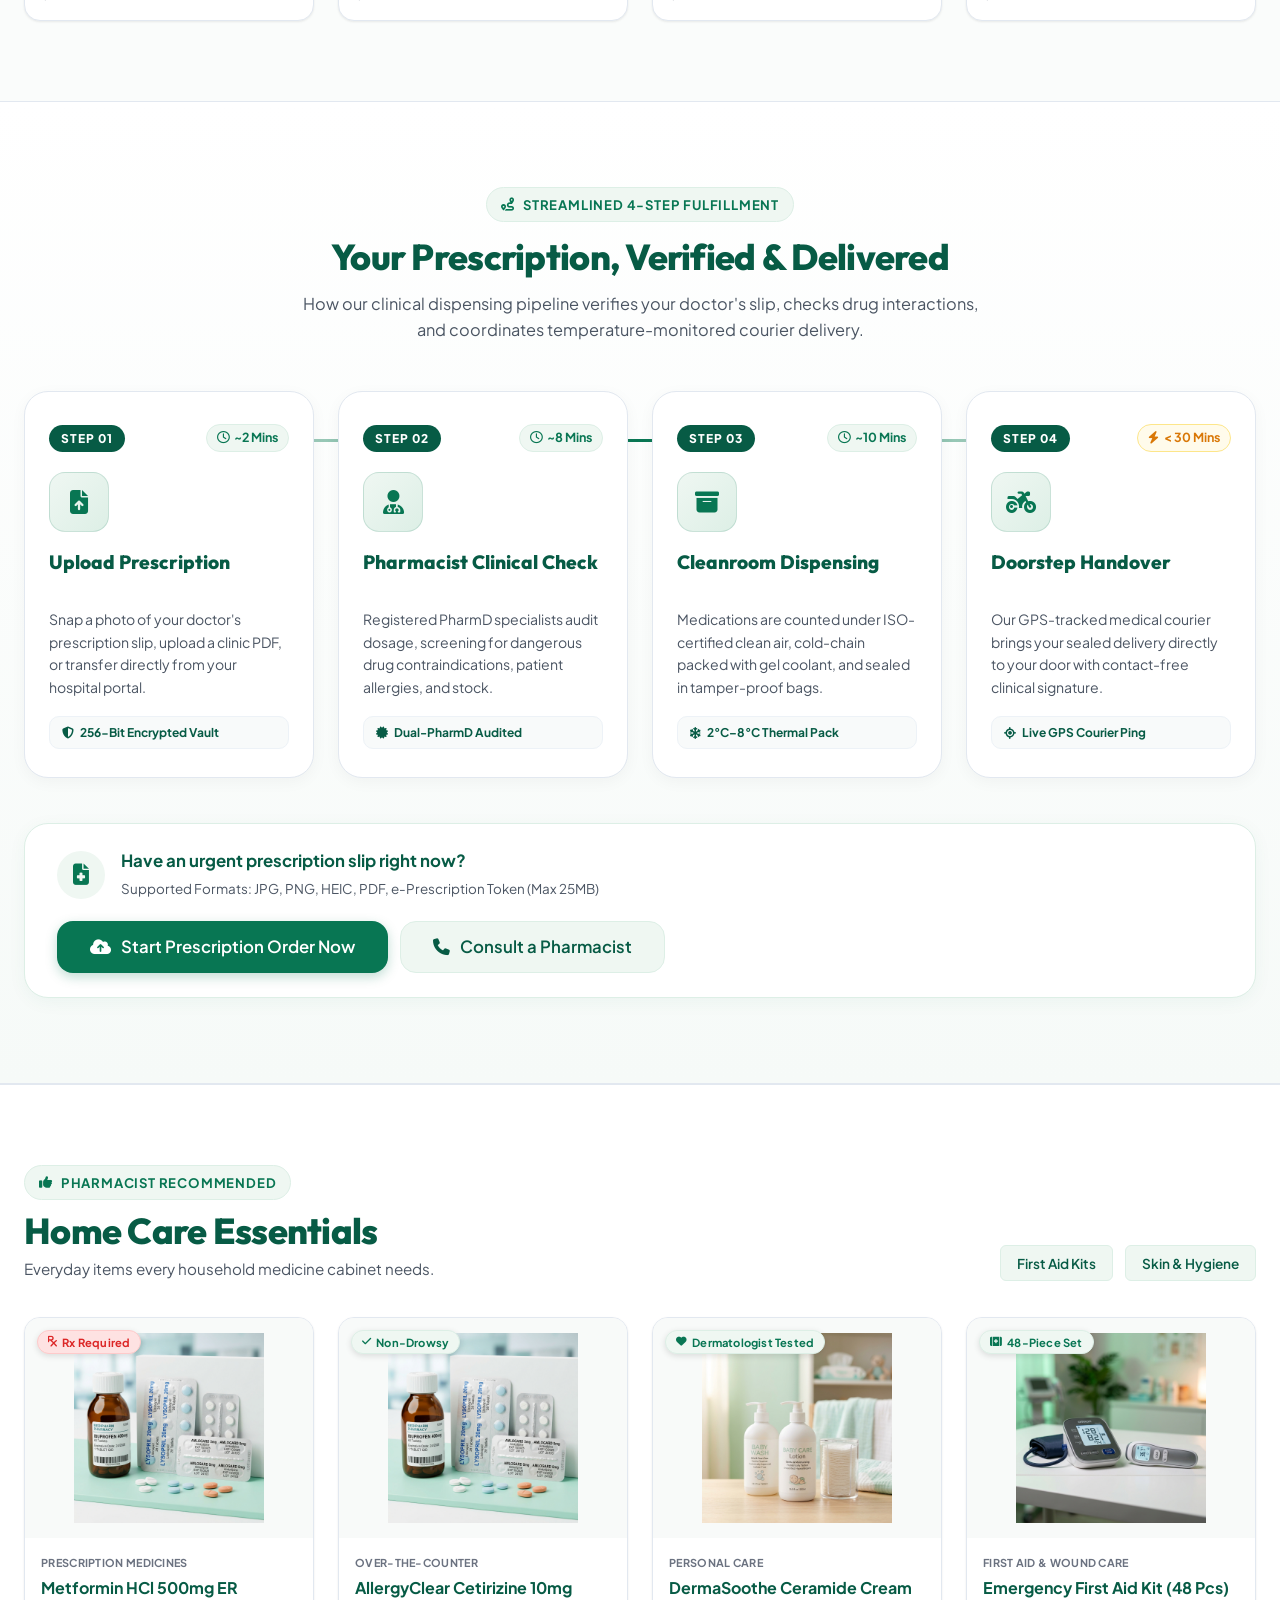
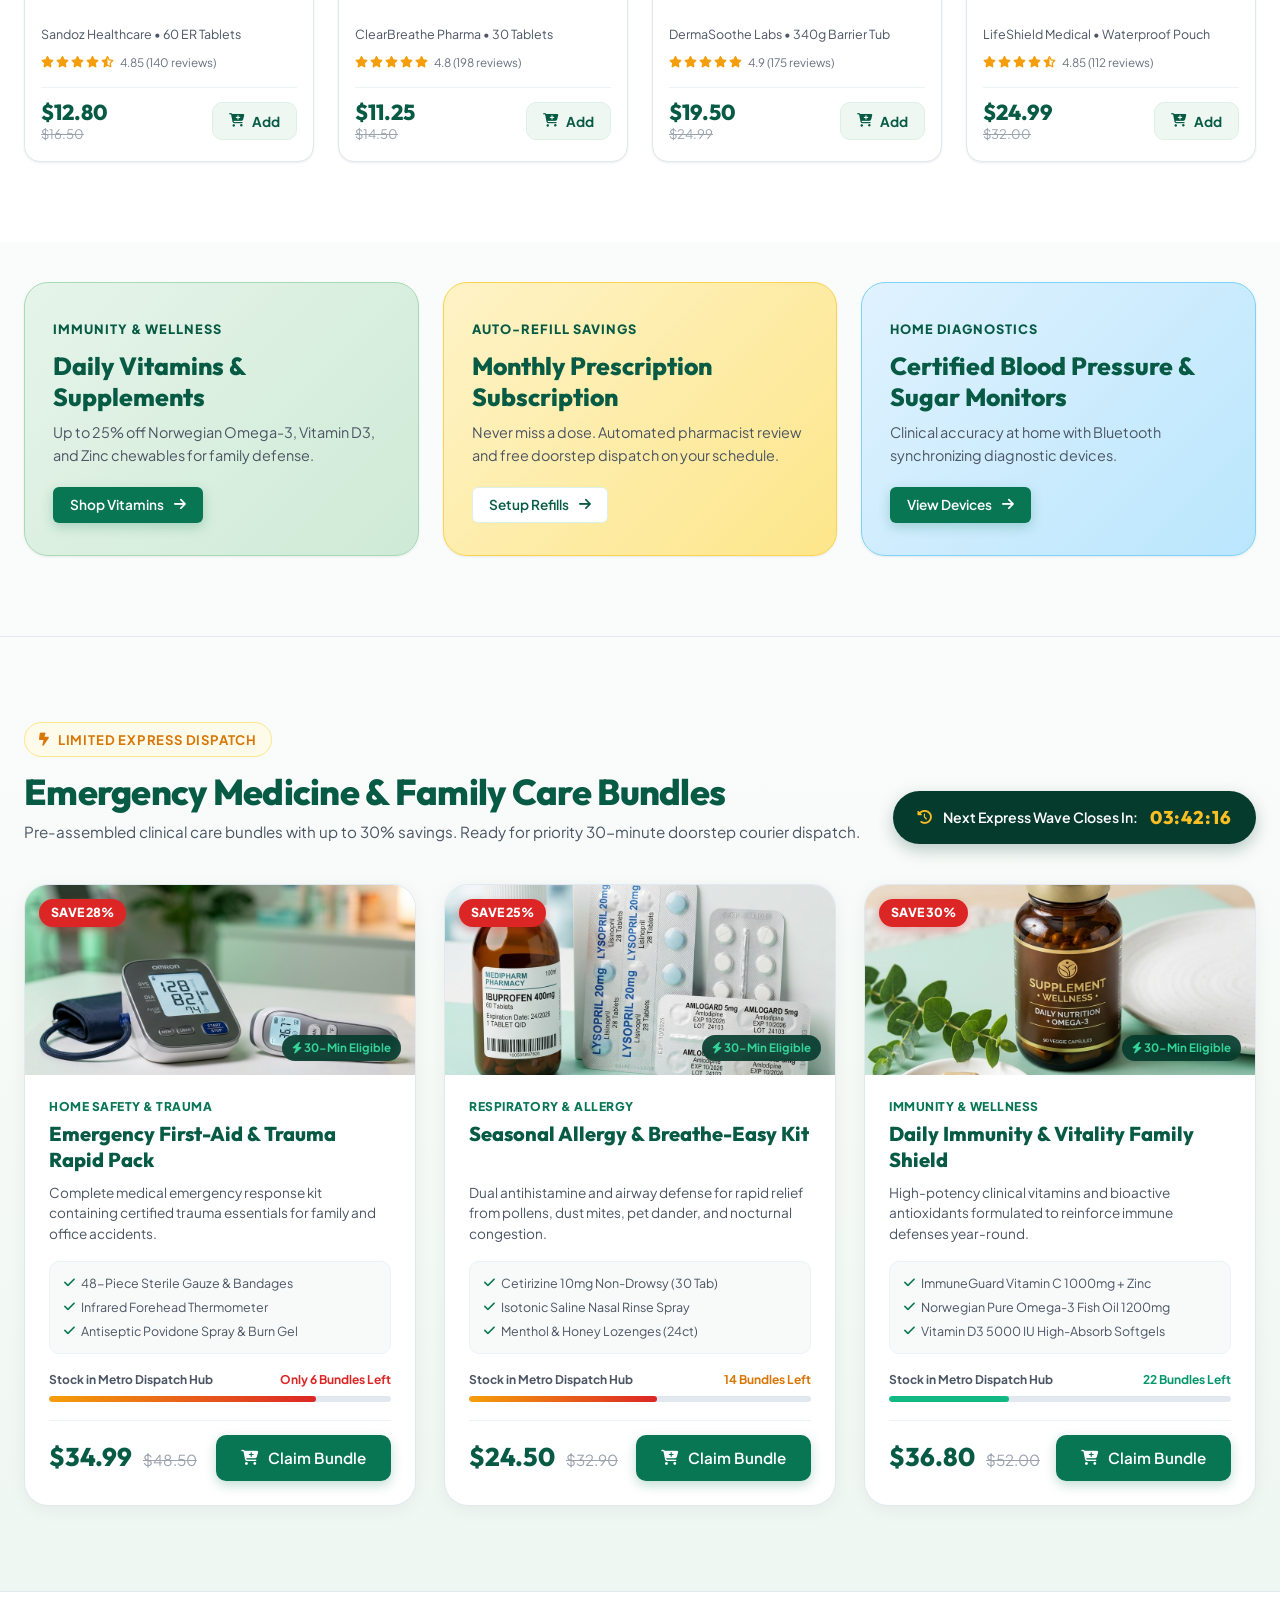
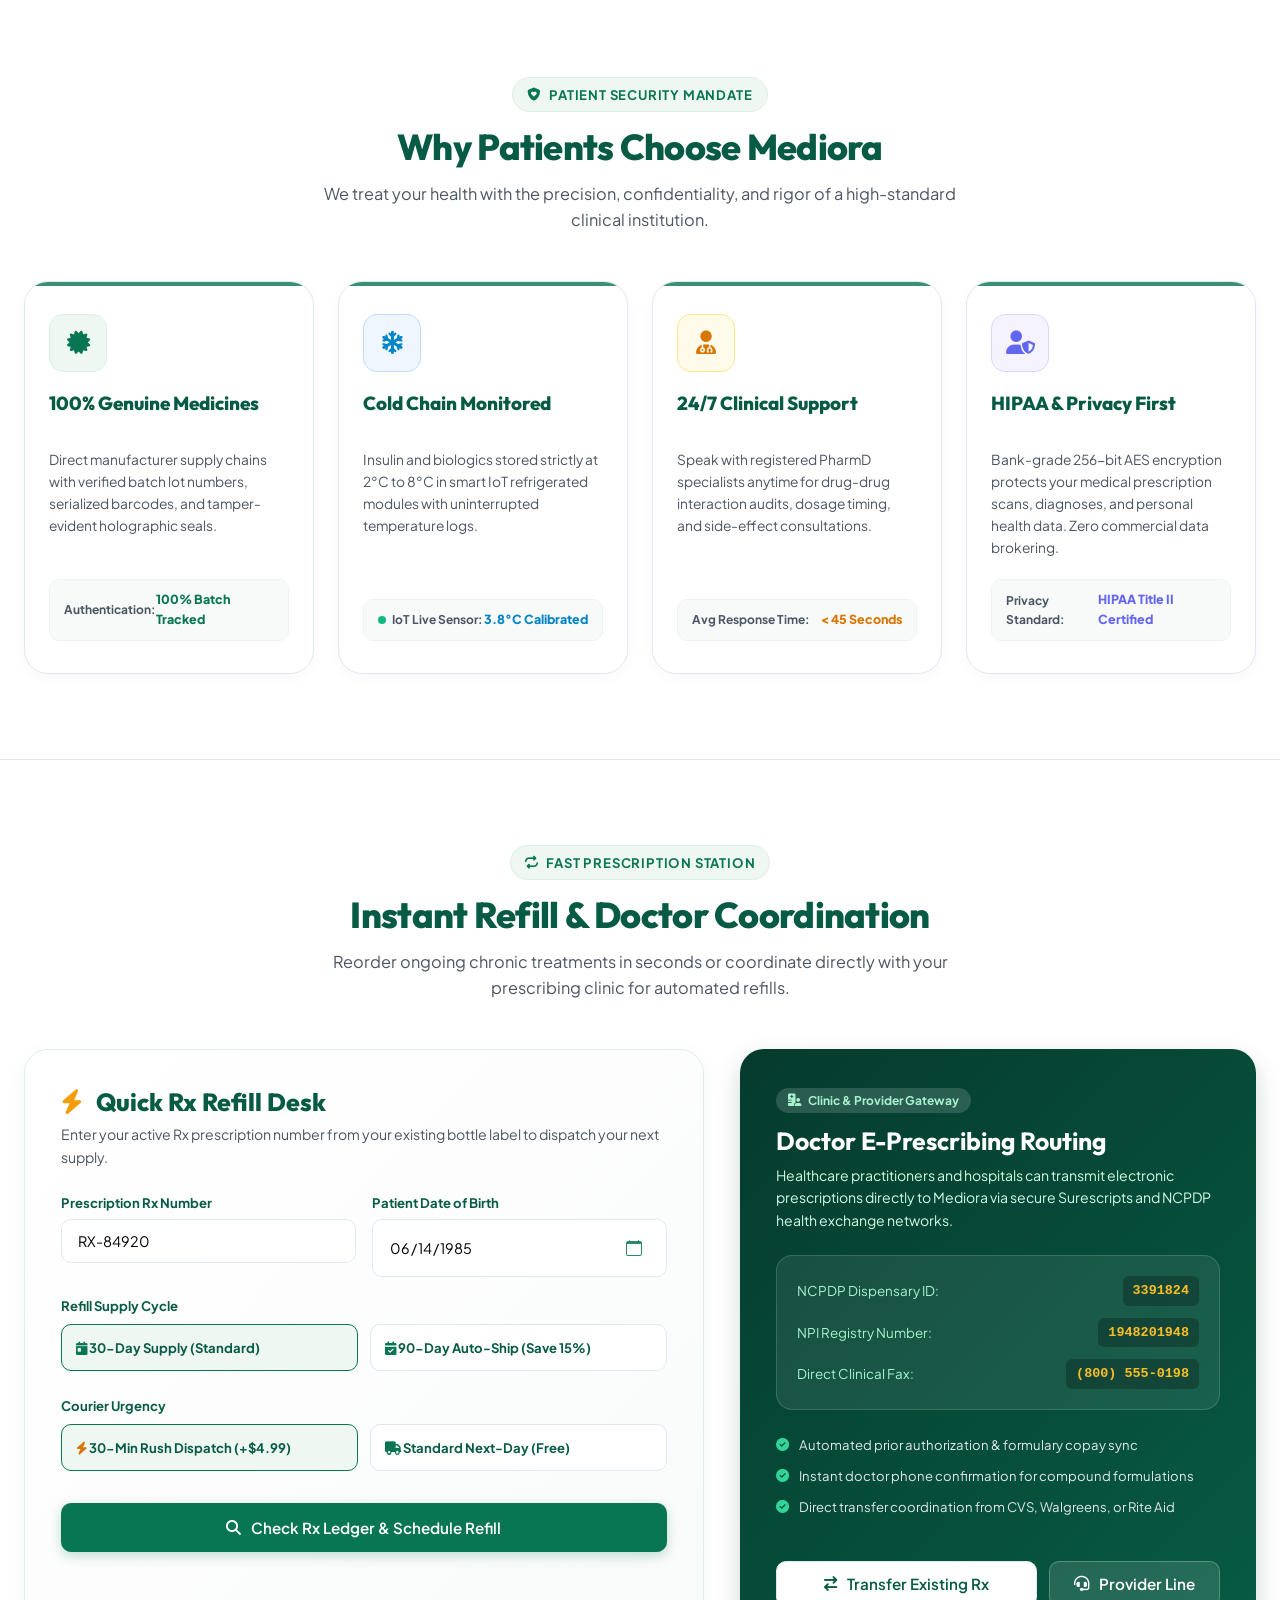
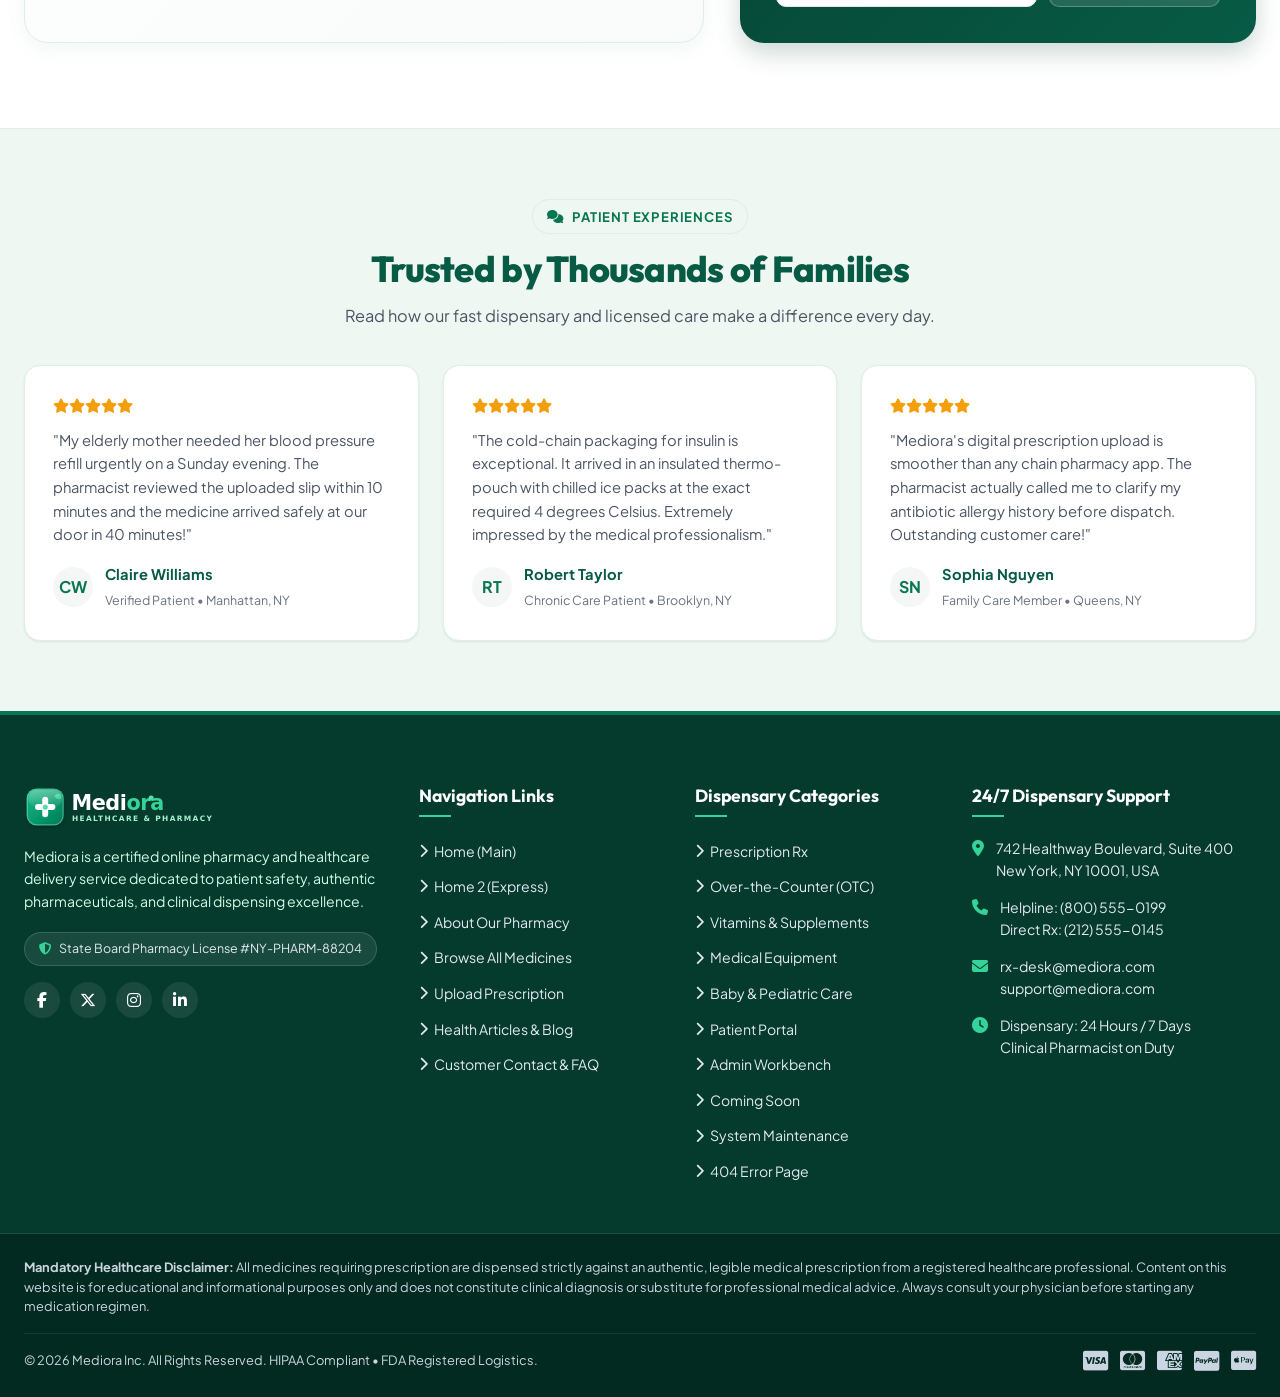
<file: home-2.html>
<!DOCTYPE html>
<html lang="en">
<head>
  <meta charset="UTF-8">
  <meta name="viewport" content="width=device-width, initial-scale=1.0">
  <title>Express Medicine Delivery &amp; Refills | Mediora (Home 2)</title>
  <meta name="description" content="Experience 30-minute rapid doorstep medicine delivery and easy digital prescription refill assistance with Mediora. Authentic licensed dispensary.">
  <link rel="icon" type="image/svg+xml" href="images/favicon.svg">
  <link rel="stylesheet" href="https://cdnjs.cloudflare.com/ajax/libs/font-awesome/6.5.2/css/all.min.css">
  <link rel="stylesheet" href="https://cdn.jsdelivr.net/npm/@fortawesome/fontawesome-free@6.5.2/css/all.min.css">
  <link rel="stylesheet" href="css/style.css">
  <script>
    (function(){
      try {
        if(localStorage.getItem('mediora_theme_mode') === 'dark') {
          document.documentElement.setAttribute('data-theme', 'dark');
        }
        if(localStorage.getItem('mediora_direction') === 'rtl') {
          document.documentElement.setAttribute('dir', 'rtl');
        }
      } catch(e){}
    })();
  </script>
</head>
<body>

  <!-- =========================================================================
       SECTION 1: PHARMACY ANNOUNCEMENT BAR & NAVIGATION HEADER
       ========================================================================= -->
  <div class="top-bar" style="background:#053B2D;">
    <div class="container top-bar-inner">
      <div class="top-bar-left">
        <div class="top-bar-item">
          <i class="fa-solid fa-bolt-lightning" style="color:#FBBF24;"></i>
          <span><strong>Express 30-Min Delivery:</strong> Available for Manhattan, Brooklyn &amp; Queens</span>
        </div>
        <div class="top-bar-item">
          <i class="fa-solid fa-percent"></i>
          <span>Save 15% on First Chronic Medication Refill • Code: <strong>REFILL15</strong></span>
        </div>
      </div>
      <div class="top-bar-right">
        <div class="top-bar-item">
          <i class="fa-solid fa-shield-heart"></i>
          <span>Dual Pharmacist Inspection Protocol</span>
        </div>
        <div class="top-bar-item">
          <i class="fa-solid fa-phone"></i>
          <span>Emergency Line: <strong>(800) 555-0199</strong></span>
        </div>
      </div>
    </div>
  </div>

  <div class="header-sticky-container">
    <header class="main-header">
      <div class="container header-inner">
        <!-- Pharmacy Logo -->
        <a href="index.html" class="brand-logo" title="Mediora Home">
          <img src="images/logo.svg" alt="Mediora Logo" class="logo-light">
          <img src="images/logo-white.svg" alt="Mediora Logo" class="logo-dark">
        </a>

        <!-- Main Navigation Menu (Desktop Single Line) -->
        <nav class="header-nav" aria-label="Main Navigation">
          <ul class="nav-links">
            <li><a href="index.html" class="nav-link">Home</a></li>
            <li><a href="home-2.html" class="nav-link active">Home 2</a></li>
            <li><a href="about.html" class="nav-link">About</a></li>
            <li><a href="products.html" class="nav-link">Products</a></li>
            <li><a href="upload-prescription.html" class="nav-link">Prescription</a></li>
            <li><a href="blog.html" class="nav-link">Blog</a></li>
            <li><a href="contact.html" class="nav-link">Contact</a></li>
            <li class="nav-item-dropdown">
              <a href="user-dashboard.html" class="nav-link">Dashboard <i class="fa-solid fa-chevron-down nav-caret"></i></a>
              <div class="nav-dropdown-menu">
                <a href="user-dashboard.html" class="nav-dropdown-item"><i class="fa-solid fa-id-card-clip"></i> Patient Dashboard</a>
                <a href="admin-dashboard.html" class="nav-dropdown-item"><i class="fa-solid fa-shield-halved"></i> Admin Workbench</a>
              </div>
            </li>
          </ul>
        </nav>

        <!-- Header Actions: RTL, Theme, Cart & Mobile Toggle -->
        <div class="header-actions">
          <button type="button" class="header-action-btn rtl-toggle-btn" id="rtlToggleBtn" aria-label="Toggle RTL Layout" title="Toggle RTL / LTR layout" onclick="window.PharmaApp.toggleRTL()">
            <i class="fa-solid fa-right-left"></i>
            <span class="toggle-text" style="display:none;">RTL</span>
          </button>

          <button type="button" class="header-action-btn theme-toggle-btn" id="themeToggleBtn" aria-label="Toggle Dark / Light Theme" title="Toggle Dark / Light Theme" onclick="window.PharmaApp.toggleTheme()">
            <i class="fa-solid fa-moon theme-icon"></i>
            <span class="toggle-text" style="display:none;">Dark</span>
          </button>

          <!-- Cart Button -->
          <div class="cart-btn-wrapper">
            <button type="button" class="cart-icon-btn" onclick="window.PharmaApp.openCartDrawer()" aria-label="Open Shopping Cart">
              <i class="fa-solid fa-cart-shopping"></i>
              <span>Cart</span>
              <span class="cart-badge-count" style="display:none;">0</span>
            </button>
          </div>

          <!-- Mobile Nav Hamburger -->
          <button type="button" class="mobile-nav-toggle" aria-label="Toggle Navigation">
            <i class="fa-solid fa-bars"></i>
          </button>
        </div>
      </div>
    </header>

    <!-- Mobile Navigation Drawer -->
    <nav class="nav-bar">
      <div class="container nav-inner">

        <!-- Mobile View Exclusive: Account Panel -->
        <div class="mobile-menu-account">
          <div class="mobile-account-card">
            <div class="mobile-account-avatar"><i class="fa-regular fa-user"></i></div>
            <div class="mobile-account-info">
              <span class="mobile-account-label">Patient Access</span>
              <h5 class="mobile-account-name">My Account</h5>
            </div>
          </div>
          <div class="mobile-account-links">
            <a href="javascript:void(0)" class="mobile-account-link" onclick="window.PharmaApp.openAuthModal('login'); document.querySelector('.nav-bar')?.classList.remove('mobile-open');">
              <i class="fa-solid fa-right-to-bracket"></i>
              <span>Login / Sign Up</span>
            </a>
            <a href="user-dashboard.html" class="mobile-account-link">
              <i class="fa-solid fa-id-card-clip"></i>
              <span>User Portal</span>
            </a>
            <a href="admin-dashboard.html" class="mobile-account-link">
              <i class="fa-solid fa-shield-halved"></i>
              <span>Admin</span>
            </a>
          </div>
        </div>

        <!-- Mobile View Exclusive: Cart CTA Card -->
        <div class="mobile-menu-cart">
          <button type="button" class="mobile-menu-cart-btn" onclick="window.PharmaApp.openCartDrawer(); document.querySelector('.nav-bar')?.classList.remove('mobile-open');">
            <div class="mobile-menu-cart-icon">
              <i class="fa-solid fa-cart-shopping"></i>
              <span class="cart-badge-count" style="display:none;">0</span>
            </div>
            <div class="mobile-menu-cart-info">
              <span class="mobile-menu-cart-sub">Order Summary</span>
              <strong class="mobile-menu-cart-title">View Shopping Cart</strong>
            </div>
            <i class="fa-solid fa-chevron-right mobile-menu-cart-arrow"></i>
          </button>
        </div>

        <!-- Mobile View Exclusive: Medicine Search -->
        <div class="mobile-menu-search">
          <form action="products.html" method="GET">
            <input type="text" name="q" placeholder="Search medicines, vitamins..." aria-label="Search medicines in menu">
            <button type="submit" aria-label="Search"><i class="fa-solid fa-magnifying-glass"></i></button>
          </form>
        </div>

        <!-- Navigation Links (All Pages + Dashboard) -->
        <ul class="nav-links">
          <li><a href="index.html" class="nav-link"><i class="fa-solid fa-house"></i> Home</a></li>
          <li><a href="home-2.html" class="nav-link active"><i class="fa-solid fa-bolt"></i> Home 2</a></li>
          <li><a href="about.html" class="nav-link"><i class="fa-solid fa-circle-info"></i> About</a></li>
          <li><a href="products.html" class="nav-link"><i class="fa-solid fa-tablets"></i> Products</a></li>
          <li><a href="upload-prescription.html" class="nav-link"><i class="fa-solid fa-file-prescription"></i> Prescription</a></li>
          <li><a href="blog.html" class="nav-link"><i class="fa-solid fa-book-medical"></i> Blog</a></li>
          <li><a href="contact.html" class="nav-link"><i class="fa-solid fa-envelope"></i> Contact</a></li>
          <li><a href="user-dashboard.html" class="nav-link"><i class="fa-solid fa-gauge-high"></i> Dashboard</a></li>
        </ul>

        <!-- Mobile View Exclusive: CTA Group -->
        <div class="mobile-menu-cta-group">
          <a href="upload-prescription.html" class="btn btn-primary mobile-cta-btn">
            <i class="fa-solid fa-file-arrow-up"></i> Upload Doctor's Rx Slip
          </a>
          <a href="tel:8005550199" class="nav-phone-cta">
            <i class="fa-solid fa-headset"></i>
            <span>24/7 Hotline: <strong>(800) 555-0199</strong></span>
          </a>
        </div>

      </div>
    </nav>
  </div>

  <!-- =========================================================================
       SECTION 2: ALTERNATIVE HERO LAYOUT (Doorstep Delivery & Refills Focus)
       ========================================================================= -->
  <section class="hero-unified hero-bg-express">
    <div class="container">
      <div class="hero-unified-grid">
        <div class="hero-content">
          <div class="hero-badge-pill">
            <i class="fa-solid fa-bolt"></i>
            <span>Express Medicine Delivery • Under 30 Mins in Metro Hubs</span>
          </div>
          <h1 class="hero-headline">
            Your Prescriptions &amp; Essentials, <span>Delivered in Minutes</span>
          </h1>
          <p class="hero-subtext">
            Skip pharmacy queues. Upload your doctor's slip or choose essential health supplies. Real-time temperature-monitored courier fleet delivering tamper-evident medication directly to your doorstep.
          </p>

          <!-- Live ZIP Code Checker Widget -->
          <div class="hero-zip-widget">
            <div class="hero-zip-widget-title">
              <i class="fa-solid fa-map-location-dot"></i> Check Rapid Delivery in Your Zip Code:
            </div>
            <div class="hero-zip-input-row">
              <input type="text" id="heroZipInput" placeholder="Enter 5-digit ZIP (e.g. 10001)" maxlength="5" class="hero-zip-input">
              <button type="button" class="btn btn-primary" onclick="checkDeliveryZip()" style="white-space:nowrap; padding:9px 18px;">
                Check Availability
              </button>
            </div>
            <div id="zipResult" style="display:none; margin-top:8px; font-size:0.82rem; font-weight:700; color:#34D399;">
              <i class="fa-solid fa-circle-check"></i> ZIP Code is eligible for 30-Minute Rush Delivery!
            </div>

            <!-- Quick Medicine Search Pills -->
            <div class="hero-zip-tags-row">
              <span style="font-weight:600; font-size:0.78rem;">Popular:</span>
              <button type="button" class="hero-zip-tag-btn" onclick="quickFillSearch('Amoxicillin')">Amoxicillin</button>
              <button type="button" class="hero-zip-tag-btn" onclick="quickFillSearch('Paracetamol')">Paracetamol</button>
              <button type="button" class="hero-zip-tag-btn" onclick="quickFillSearch('Blood Pressure Monitor')">BP Monitor</button>
              <button type="button" class="hero-zip-tag-btn" onclick="quickFillSearch('Omega-3')">Omega-3</button>
              <button type="button" class="hero-zip-tag-btn" onclick="quickFillSearch('Cetirizine')">Cetirizine</button>
            </div>
          </div>
        </div>

        <div class="hero-unified-media">
          <img src="images/hero-delivery.jpg" alt="Mediora Express Courier Delivering Medicine" class="hero-unified-img">
          <!-- Floating delivery badges -->
          <div class="hero-float-card-dark" style="top:20px; left:-20px;">
            <div class="float-icon"><i class="fa-solid fa-satellite-dish"></i></div>
            <div class="float-info">
              <h5>Live Courier GPS</h5>
              <p>Monitored Cold-Chain Fleet</p>
            </div>
          </div>
          <div class="hero-float-card-dark" style="bottom:20px; right:-14px; animation-delay:2s;">
            <div class="float-icon"><i class="fa-solid fa-box-archive"></i></div>
            <div class="float-info">
              <h5>Tamper-Evident Sealed</h5>
              <p>Temperature Checked at 4.2°C</p>
            </div>
          </div>
        </div>
      </div>
    </div>
  </section>

  <!-- =========================================================================
       SECTION 3: QUICK MEDICINE SEARCH & POPULAR CATEGORY TILES
       ========================================================================= -->
  <section class="cat-tiles-section" style="padding:40px 0; border-bottom:1px solid var(--border-color);">
    <div class="container">
      <div style="display:flex; justify-content:space-between; align-items:center; margin-bottom:24px; flex-wrap:wrap; gap:12px;">
        <h3 style="font-size:1.4rem;">Browse by Daily Medical Need</h3>
        <a href="products.html" style="color:var(--primary-green); font-weight:700; font-size:0.9rem;">View Catalog <i class="fa-solid fa-arrow-right"></i></a>
      </div>
      <div style="display:grid; grid-template-columns:repeat(5, 1fr); gap:16px;" class="cat-tiles-grid">
        <a href="products.html?cat=prescription" class="cat-tile-item cat-tile-rx" onmouseover="this.style.transform='translateY(-3px)'" onmouseout="this.style.transform='translateY(0)'">
          <i class="fa-solid fa-pills" style="font-size:1.8rem; color:var(--primary-green); margin-bottom:8px; display:block;"></i>
          <strong style="font-size:0.95rem; color:var(--dark-forest);">Prescription Rx</strong>
          <div style="font-size:0.75rem; color:var(--text-muted); margin-top:2px;">Doctor Verified</div>
        </a>
        <a href="products.html?cat=otc" class="cat-tile-item cat-tile-pain" onmouseover="this.style.transform='translateY(-3px)'" onmouseout="this.style.transform='translateY(0)'">
          <i class="fa-solid fa-tablets" style="font-size:1.8rem; color:#D97706; margin-bottom:8px; display:block;"></i>
          <strong style="font-size:0.95rem; color:var(--dark-forest);">Pain &amp; Fever</strong>
          <div style="font-size:0.75rem; color:var(--text-muted); margin-top:2px;">Fast Relief OTC</div>
        </a>
        <a href="products.html?cat=vitamins" class="cat-tile-item cat-tile-immunity" onmouseover="this.style.transform='translateY(-3px)'" onmouseout="this.style.transform='translateY(0)'">
          <i class="fa-solid fa-capsules" style="font-size:1.8rem; color:#16A34A; margin-bottom:8px; display:block;"></i>
          <strong style="font-size:0.95rem; color:var(--dark-forest);">Immunity Boost</strong>
          <div style="font-size:0.75rem; color:var(--text-muted); margin-top:2px;">Vitamins &amp; Zinc</div>
        </a>
        <a href="products.html?cat=devices" class="cat-tile-item cat-tile-devices" onmouseover="this.style.transform='translateY(-3px)'" onmouseout="this.style.transform='translateY(0)'">
          <i class="fa-solid fa-heart-pulse" style="font-size:1.8rem; color:#2563EB; margin-bottom:8px; display:block;"></i>
          <strong style="font-size:0.95rem; color:var(--dark-forest);">Health Monitors</strong>
          <div style="font-size:0.75rem; color:var(--text-muted); margin-top:2px;">BP &amp; Glucose</div>
        </a>
        <a href="products.html?cat=baby" class="cat-tile-item cat-tile-baby" onmouseover="this.style.transform='translateY(-3px)'" onmouseout="this.style.transform='translateY(0)'">
          <i class="fa-solid fa-baby" style="font-size:1.8rem; color:#DB2777; margin-bottom:8px; display:block;"></i>
          <strong style="font-size:0.95rem; color:var(--dark-forest);">Mother &amp; Baby</strong>
          <div style="font-size:0.75rem; color:var(--text-muted); margin-top:2px;">Gentle Pediatrics</div>
        </a>
      </div>
    </div>
  </section>

  <!-- =========================================================================
       SECTION 4: SHOP HEALTHCARE ESSENTIALS (Curated Collections)
       ========================================================================= -->
  <section class="products-section products-subtle-bg">
    <div class="container">
      <div class="text-center">
        <span class="section-tag"><i class="fa-solid fa-star-of-life"></i> Curated Collections</span>
        <h2 class="section-title">Shop Healthcare Essentials</h2>
        <p class="section-subtitle">Specially curated medicine and daily diagnostics ready for immediate checkout.</p>
      </div>

      <div class="product-grid">
        <!-- Product Lisinopril -->
        <div class="product-card">
          <div class="product-media">
            <div class="product-badges">
              <span class="badge badge-rx"><i class="fa-solid fa-prescription"></i> Rx Required</span>
              <span class="badge badge-sale">-23%</span>
            </div>
            <img src="images/cat-prescription.jpg" alt="Lisinopril 20mg Tablets">
            <button class="product-quick-view-btn" onclick="window.PharmaApp.openQuickView(4)" title="Quick View">
              <i class="fa-regular fa-eye"></i>
            </button>
          </div>
          <div class="product-content">
            <span class="product-category-sub">Prescription Medicines</span>
            <a href="javascript:void(0)" onclick="window.PharmaApp.openQuickView(4)" class="product-title">Lisinopril 20mg Tablets</a>
            <div class="product-dosage">Teva Pharmaceuticals • 30 Tablets</div>
            <div class="product-rating">
              <i class="fa-solid fa-star"></i><i class="fa-solid fa-star"></i><i class="fa-solid fa-star"></i><i class="fa-solid fa-star"></i><i class="fa-solid fa-star"></i>
              <span>4.8 (94 reviews)</span>
            </div>
            <div class="product-bottom-row">
              <div class="product-price-box">
                <span class="product-price">$15.20</span>
                <span class="product-old-price">$19.80</span>
              </div>
              <button class="add-to-cart-btn" onclick="window.PharmaApp.addToCart(4)">
                <i class="fa-solid fa-cart-plus"></i> Add
              </button>
            </div>
          </div>
        </div>

        <!-- Product Paracetamol -->
        <div class="product-card">
          <div class="product-media">
            <div class="product-badges">
              <span class="badge badge-otc"><i class="fa-solid fa-check"></i> OTC Direct</span>
              <span class="badge badge-sale">-20%</span>
            </div>
            <img src="images/cat-prescription.jpg" alt="Paracetamol 650mg">
            <button class="product-quick-view-btn" onclick="window.PharmaApp.openQuickView(9)" title="Quick View">
              <i class="fa-regular fa-eye"></i>
            </button>
          </div>
          <div class="product-content">
            <span class="product-category-sub">Over-the-Counter</span>
            <a href="javascript:void(0)" onclick="window.PharmaApp.openQuickView(9)" class="product-title">Paracetamol 650mg Fast Relief</a>
            <div class="product-dosage">MediRelief • 20 Caplets</div>
            <div class="product-rating">
              <i class="fa-solid fa-star"></i><i class="fa-solid fa-star"></i><i class="fa-solid fa-star"></i><i class="fa-solid fa-star"></i><i class="fa-solid fa-star"></i>
              <span>4.9 (380 reviews)</span>
            </div>
            <div class="product-bottom-row">
              <div class="product-price-box">
                <span class="product-price">$7.99</span>
                <span class="product-old-price">$9.99</span>
              </div>
              <button class="add-to-cart-btn" onclick="window.PharmaApp.addToCart(9)">
                <i class="fa-solid fa-cart-plus"></i> Add
              </button>
            </div>
          </div>
        </div>

        <!-- Product Vitamin C -->
        <div class="product-card">
          <div class="product-media">
            <div class="product-badges">
              <span class="badge badge-otc"><i class="fa-solid fa-shield-virus"></i> Immunity</span>
              <span class="badge badge-sale">-19%</span>
            </div>
            <img src="images/cat-vitamins.jpg" alt="Vitamin C 1000mg + Zinc">
            <button class="product-quick-view-btn" onclick="window.PharmaApp.openQuickView(8)" title="Quick View">
              <i class="fa-regular fa-eye"></i>
            </button>
          </div>
          <div class="product-content">
            <span class="product-category-sub">Vitamins &amp; Supplements</span>
            <a href="javascript:void(0)" onclick="window.PharmaApp.openQuickView(8)" class="product-title">ImmuneGuard Vitamin C 1000mg + Zinc</a>
            <div class="product-dosage">ImmuneGuard Bio • 30 Effervescent</div>
            <div class="product-rating">
              <i class="fa-solid fa-star"></i><i class="fa-solid fa-star"></i><i class="fa-solid fa-star"></i><i class="fa-solid fa-star"></i><i class="fa-solid fa-star"></i>
              <span>4.9 (240 reviews)</span>
            </div>
            <div class="product-bottom-row">
              <div class="product-price-box">
                <span class="product-price">$14.50</span>
                <span class="product-old-price">$18.00</span>
              </div>
              <button class="add-to-cart-btn" onclick="window.PharmaApp.addToCart(8)">
                <i class="fa-solid fa-cart-plus"></i> Add
              </button>
            </div>
          </div>
        </div>

        <!-- Product Thermometer -->
        <div class="product-card">
          <div class="product-media">
            <div class="product-badges">
              <span class="badge badge-otc"><i class="fa-solid fa-check"></i> 1-Sec Read</span>
              <span class="badge badge-sale">-21%</span>
            </div>
            <img src="images/cat-devices.jpg" alt="Infrared Thermometer">
            <button class="product-quick-view-btn" onclick="window.PharmaApp.openQuickView(6)" title="Quick View">
              <i class="fa-regular fa-eye"></i>
            </button>
          </div>
          <div class="product-content">
            <span class="product-category-sub">Medical Equipment</span>
            <a href="javascript:void(0)" onclick="window.PharmaApp.openQuickView(6)" class="product-title">Infrared Forehead Thermometer</a>
            <div class="product-dosage">MedCheck Diagnostics • Contactless Sensor</div>
            <div class="product-rating">
              <i class="fa-solid fa-star"></i><i class="fa-solid fa-star"></i><i class="fa-solid fa-star"></i><i class="fa-solid fa-star"></i><i class="fa-solid fa-star-half-stroke"></i>
              <span>4.75 (182 reviews)</span>
            </div>
            <div class="product-bottom-row">
              <div class="product-price-box">
                <span class="product-price">$29.90</span>
                <span class="product-old-price">$38.00</span>
              </div>
              <button class="add-to-cart-btn" onclick="window.PharmaApp.addToCart(6)">
                <i class="fa-solid fa-cart-plus"></i> Add
              </button>
            </div>
          </div>
        </div>
      </div>
    </div>
  </section>

  <!-- =========================================================================
       SECTION 5: REDESIGNED “YOUR PRESCRIPTION, DELIVERED” PIPELINE
       ========================================================================= -->
  <section class="rx-pipeline-section">
    <div class="container">
      <div class="text-center">
        <span class="section-tag"><i class="fa-solid fa-route"></i> Streamlined 4-Step Fulfillment</span>
        <h2 class="section-title">Your Prescription, Verified &amp; Delivered</h2>
        <p class="section-subtitle">
          How our clinical dispensing pipeline verifies your doctor's slip, checks drug interactions, and coordinates temperature-monitored courier delivery.
        </p>
      </div>

      <div class="rx-pipeline-grid">
        <!-- Step 1 -->
        <div class="rx-pipeline-card">
          <div class="rx-pipeline-header">
            <span class="rx-step-badge">STEP 01</span>
            <span class="rx-time-badge"><i class="fa-regular fa-clock"></i> ~2 Mins</span>
          </div>
          <div class="rx-step-icon-wrap">
            <i class="fa-solid fa-file-arrow-up"></i>
          </div>
          <h4>Upload Prescription</h4>
          <p>Snap a photo of your doctor's prescription slip, upload a clinic PDF, or transfer directly from your hospital portal.</p>
          <div class="rx-step-pill-tag">
            <i class="fa-solid fa-shield-halved"></i> 256-Bit Encrypted Vault
          </div>
        </div>

        <!-- Step 2 -->
        <div class="rx-pipeline-card">
          <div class="rx-pipeline-header">
            <span class="rx-step-badge">STEP 02</span>
            <span class="rx-time-badge"><i class="fa-regular fa-clock"></i> ~8 Mins</span>
          </div>
          <div class="rx-step-icon-wrap">
            <i class="fa-solid fa-user-doctor"></i>
          </div>
          <h4>Pharmacist Clinical Check</h4>
          <p>Registered PharmD specialists audit dosage, screening for dangerous drug contraindications, patient allergies, and stock.</p>
          <div class="rx-step-pill-tag">
            <i class="fa-solid fa-certificate"></i> Dual-PharmD Audited
          </div>
        </div>

        <!-- Step 3 -->
        <div class="rx-pipeline-card">
          <div class="rx-pipeline-header">
            <span class="rx-step-badge">STEP 03</span>
            <span class="rx-time-badge"><i class="fa-regular fa-clock"></i> ~10 Mins</span>
          </div>
          <div class="rx-step-icon-wrap">
            <i class="fa-solid fa-box-archive"></i>
          </div>
          <h4>Cleanroom Dispensing</h4>
          <p>Medications are counted under ISO-certified clean air, cold-chain packed with gel coolant, and sealed in tamper-proof bags.</p>
          <div class="rx-step-pill-tag">
            <i class="fa-solid fa-snowflake"></i> 2°C–8°C Thermal Pack
          </div>
        </div>

        <!-- Step 4 -->
        <div class="rx-pipeline-card">
          <div class="rx-pipeline-header">
            <span class="rx-step-badge">STEP 04</span>
            <span class="rx-time-badge" style="color:#D97706; background:#FFFBEB; border-color:#FDE68A;"><i class="fa-solid fa-bolt"></i> &lt; 30 Mins</span>
          </div>
          <div class="rx-step-icon-wrap">
            <i class="fa-solid fa-motorcycle"></i>
          </div>
          <h4>Doorstep Handover</h4>
          <p>Our GPS-tracked medical courier brings your sealed delivery directly to your door with contact-free clinical signature.</p>
          <div class="rx-step-pill-tag">
            <i class="fa-solid fa-location-crosshairs"></i> Live GPS Courier Ping
          </div>
        </div>
      </div>

      <!-- Action Bar -->
      <div class="rx-pipeline-action-bar">
        <div style="display:flex; align-items:center; gap:16px;">
          <div style="width:48px; height:48px; border-radius:50%; background:var(--soft-medical-green); color:var(--primary-green); display:flex; align-items:center; justify-content:center; font-size:1.3rem;">
            <i class="fa-solid fa-file-medical"></i>
          </div>
          <div>
            <strong style="font-size:1.05rem; display:block; color:var(--dark-forest);">Have an urgent prescription slip right now?</strong>
            <span style="font-size:0.84rem; color:var(--text-secondary);">Supported Formats: JPG, PNG, HEIC, PDF, e-Prescription Token (Max 25MB)</span>
          </div>
        </div>
        <div style="display:flex; gap:12px; align-items:center; flex-wrap:wrap;">
          <a href="upload-prescription.html" class="btn btn-primary btn-lg">
            <i class="fa-solid fa-cloud-arrow-up"></i> Start Prescription Order Now
          </a>
          <a href="contact.html" class="btn btn-secondary btn-lg">
            <i class="fa-solid fa-phone"></i> Consult a Pharmacist
          </a>
        </div>
      </div>
    </div>
  </section>

  <!-- =========================================================================
       SECTION 6: FEATURED PRODUCT GRID WITH ACTIVE CART CONTROLS
       ========================================================================= -->
  <section class="products-section products-bordered-top">
    <div class="container">
      <div class="section-header-flex">
        <div>
          <span class="section-tag"><i class="fa-solid fa-thumbs-up"></i> Pharmacist Recommended</span>
          <h2 class="section-title" style="margin-bottom:4px;">Home Care Essentials</h2>
          <p style="color:var(--text-secondary); font-size:0.95rem;">Everyday items every household medicine cabinet needs.</p>
        </div>
        <div style="display:flex; gap:12px;">
          <a href="products.html?cat=firstaid" class="btn btn-secondary btn-sm">First Aid Kits</a>
          <a href="products.html?cat=personal" class="btn btn-secondary btn-sm">Skin &amp; Hygiene</a>
        </div>
      </div>

      <div class="product-grid">
        <!-- Metformin -->
        <div class="product-card">
          <div class="product-media">
            <div class="product-badges">
              <span class="badge badge-rx"><i class="fa-solid fa-prescription"></i> Rx Required</span>
            </div>
            <img src="images/cat-prescription.jpg" alt="Metformin 500mg">
            <button class="product-quick-view-btn" onclick="window.PharmaApp.openQuickView(7)" title="Quick View">
              <i class="fa-regular fa-eye"></i>
            </button>
          </div>
          <div class="product-content">
            <span class="product-category-sub">Prescription Medicines</span>
            <a href="javascript:void(0)" onclick="window.PharmaApp.openQuickView(7)" class="product-title">Metformin HCl 500mg ER</a>
            <div class="product-dosage">Sandoz Healthcare • 60 ER Tablets</div>
            <div class="product-rating">
              <i class="fa-solid fa-star"></i><i class="fa-solid fa-star"></i><i class="fa-solid fa-star"></i><i class="fa-solid fa-star"></i><i class="fa-solid fa-star-half-stroke"></i>
              <span>4.85 (140 reviews)</span>
            </div>
            <div class="product-bottom-row">
              <div class="product-price-box">
                <span class="product-price">$12.80</span>
                <span class="product-old-price">$16.50</span>
              </div>
              <button class="add-to-cart-btn" onclick="window.PharmaApp.addToCart(7)">
                <i class="fa-solid fa-cart-plus"></i> Add
              </button>
            </div>
          </div>
        </div>

        <!-- Allergy Clear -->
        <div class="product-card">
          <div class="product-media">
            <div class="product-badges">
              <span class="badge badge-otc"><i class="fa-solid fa-check"></i> Non-Drowsy</span>
            </div>
            <img src="images/cat-prescription.jpg" alt="Cetirizine 10mg">
            <button class="product-quick-view-btn" onclick="window.PharmaApp.openQuickView(10)" title="Quick View">
              <i class="fa-regular fa-eye"></i>
            </button>
          </div>
          <div class="product-content">
            <span class="product-category-sub">Over-the-Counter</span>
            <a href="javascript:void(0)" onclick="window.PharmaApp.openQuickView(10)" class="product-title">AllergyClear Cetirizine 10mg</a>
            <div class="product-dosage">ClearBreathe Pharma • 30 Tablets</div>
            <div class="product-rating">
              <i class="fa-solid fa-star"></i><i class="fa-solid fa-star"></i><i class="fa-solid fa-star"></i><i class="fa-solid fa-star"></i><i class="fa-solid fa-star"></i>
              <span>4.8 (198 reviews)</span>
            </div>
            <div class="product-bottom-row">
              <div class="product-price-box">
                <span class="product-price">$11.25</span>
                <span class="product-old-price">$14.50</span>
              </div>
              <button class="add-to-cart-btn" onclick="window.PharmaApp.addToCart(10)">
                <i class="fa-solid fa-cart-plus"></i> Add
              </button>
            </div>
          </div>
        </div>

        <!-- DermaSoothe -->
        <div class="product-card">
          <div class="product-media">
            <div class="product-badges">
              <span class="badge badge-otc"><i class="fa-solid fa-heart"></i> Dermatologist Tested</span>
            </div>
            <img src="images/cat-baby.jpg" alt="DermaSoothe Ceramide Cream">
            <button class="product-quick-view-btn" onclick="window.PharmaApp.openQuickView(11)" title="Quick View">
              <i class="fa-regular fa-eye"></i>
            </button>
          </div>
          <div class="product-content">
            <span class="product-category-sub">Personal Care</span>
            <a href="javascript:void(0)" onclick="window.PharmaApp.openQuickView(11)" class="product-title">DermaSoothe Ceramide Cream</a>
            <div class="product-dosage">DermaSoothe Labs • 340g Barrier Tub</div>
            <div class="product-rating">
              <i class="fa-solid fa-star"></i><i class="fa-solid fa-star"></i><i class="fa-solid fa-star"></i><i class="fa-solid fa-star"></i><i class="fa-solid fa-star"></i>
              <span>4.9 (175 reviews)</span>
            </div>
            <div class="product-bottom-row">
              <div class="product-price-box">
                <span class="product-price">$19.50</span>
                <span class="product-old-price">$24.99</span>
              </div>
              <button class="add-to-cart-btn" onclick="window.PharmaApp.addToCart(11)">
                <i class="fa-solid fa-cart-plus"></i> Add
              </button>
            </div>
          </div>
        </div>

        <!-- First Aid Kit -->
        <div class="product-card">
          <div class="product-media">
            <div class="product-badges">
              <span class="badge badge-otc"><i class="fa-solid fa-kit-medical"></i> 48-Piece Set</span>
            </div>
            <img src="images/cat-devices.jpg" alt="Trauma First Aid Kit">
            <button class="product-quick-view-btn" onclick="window.PharmaApp.openQuickView(12)" title="Quick View">
              <i class="fa-regular fa-eye"></i>
            </button>
          </div>
          <div class="product-content">
            <span class="product-category-sub">First Aid &amp; Wound Care</span>
            <a href="javascript:void(0)" onclick="window.PharmaApp.openQuickView(12)" class="product-title">Emergency First Aid Kit (48 Pcs)</a>
            <div class="product-dosage">LifeShield Medical • Waterproof Pouch</div>
            <div class="product-rating">
              <i class="fa-solid fa-star"></i><i class="fa-solid fa-star"></i><i class="fa-solid fa-star"></i><i class="fa-solid fa-star"></i><i class="fa-solid fa-star-half-stroke"></i>
              <span>4.85 (112 reviews)</span>
            </div>
            <div class="product-bottom-row">
              <div class="product-price-box">
                <span class="product-price">$24.99</span>
                <span class="product-old-price">$32.00</span>
              </div>
              <button class="add-to-cart-btn" onclick="window.PharmaApp.addToCart(12)">
                <i class="fa-solid fa-cart-plus"></i> Add
              </button>
            </div>
          </div>
        </div>
      </div>
    </div>
  </section>

  <!-- =========================================================================
       SECTION 7: PROMOTIONAL BANNERS (Vitamins, Family Care, Subscriptions)
       ========================================================================= -->
  <section class="promo-banners-section">
    <div class="container">
      <div class="promo-grid">
        <!-- Promo 1 -->
        <div class="promo-card promo-card-1">
          <div>
            <span class="promo-tag">Immunity &amp; Wellness</span>
            <h3>Daily Vitamins &amp; Supplements</h3>
            <p>Up to 25% off Norwegian Omega-3, Vitamin D3, and Zinc chewables for family defense.</p>
          </div>
          <a href="products.html?cat=vitamins" class="btn btn-primary btn-sm" style="align-self:flex-start;">
            Shop Vitamins <i class="fa-solid fa-arrow-right"></i>
          </a>
        </div>

        <!-- Promo 2 -->
        <div class="promo-card promo-card-2">
          <div>
            <span class="promo-tag">Auto-Refill Savings</span>
            <h3>Monthly Prescription Subscription</h3>
            <p>Never miss a dose. Automated pharmacist review and free doorstep dispatch on your schedule.</p>
          </div>
          <a href="upload-prescription.html" class="btn btn-secondary btn-sm" style="align-self:flex-start; background:#FFFFFF;">
            Setup Refills <i class="fa-solid fa-arrow-right"></i>
          </a>
        </div>

        <!-- Promo 3 -->
        <div class="promo-card promo-card-3">
          <div>
            <span class="promo-tag">Home Diagnostics</span>
            <h3>Certified Blood Pressure &amp; Sugar Monitors</h3>
            <p>Clinical accuracy at home with Bluetooth synchronizing diagnostic devices.</p>
          </div>
          <a href="products.html?cat=devices" class="btn btn-primary btn-sm" style="align-self:flex-start;">
            View Devices <i class="fa-solid fa-arrow-right"></i>
          </a>
        </div>
      </div>
    </div>
  </section>

  <!-- =========================================================================
       NEW SECTION 1: FLASH HEALTHCARE DEALS & EMERGENCY MEDICINE BUNDLES
       ========================================================================= -->
  <section class="deals-flash-section">
    <div class="container">
      <div class="deals-flash-header">
        <div>
          <span class="section-tag" style="background:#FFFBEB; border-color:#FDE68A; color:#D97706;">
            <i class="fa-solid fa-bolt-lightning"></i> Limited Express Dispatch
          </span>
          <h2 class="section-title" style="margin-bottom:6px;">Emergency Medicine &amp; Family Care Bundles</h2>
          <p style="color:var(--text-secondary); font-size:0.95rem; margin:0;">
            Pre-assembled clinical care bundles with up to 30% savings. Ready for priority 30-minute doorstep courier dispatch.
          </p>
        </div>
        <div class="deals-countdown-box">
          <i class="fa-solid fa-clock-rotate-left" style="color:#FBBF24;"></i>
          <span>Next Express Wave Closes In:</span>
          <span class="deals-countdown-timer" id="dealCountTimer">03:42:18</span>
        </div>
      </div>

      <div class="deals-grid-3">
        <!-- Bundle 1 -->
        <div class="deal-bundle-card">
          <div class="deal-bundle-media">
            <span class="deal-badge-save">SAVE 28%</span>
            <img src="images/cat-devices.jpg" alt="Emergency First Aid &amp; Trauma Bundle">
            <span class="deal-badge-rush"><i class="fa-solid fa-bolt"></i> 30-Min Eligible</span>
          </div>
          <div class="deal-bundle-content">
            <span class="deal-bundle-cat">Home Safety &amp; Trauma</span>
            <h3 class="deal-bundle-title">Emergency First-Aid &amp; Trauma Rapid Pack</h3>
            <p class="deal-bundle-desc">Complete medical emergency response kit containing certified trauma essentials for family and office accidents.</p>
            <ul class="deal-items-list">
              <li><i class="fa-solid fa-check"></i> 48-Piece Sterile Gauze &amp; Bandages</li>
              <li><i class="fa-solid fa-check"></i> Infrared Forehead Thermometer</li>
              <li><i class="fa-solid fa-check"></i> Antiseptic Povidone Spray &amp; Burn Gel</li>
            </ul>
            <div class="deal-stock-bar-wrap">
              <div class="deal-stock-info">
                <span>Stock in Metro Dispatch Hub</span>
                <span style="color:#DC2626;">Only 6 Bundles Left</span>
              </div>
              <div class="deal-progress-bar">
                <div class="deal-progress-fill" style="width:78%;"></div>
              </div>
            </div>
            <div class="deal-price-row">
              <div>
                <span class="deal-current-price">$34.99</span>
                <span class="deal-old-price">$48.50</span>
              </div>
              <button type="button" class="btn btn-primary" onclick="window.PharmaApp.addToCart(12); window.PharmaApp.showToast('Added Emergency Trauma Pack to cart!', 'success');">
                <i class="fa-solid fa-cart-plus"></i> Claim Bundle
              </button>
            </div>
          </div>
        </div>

        <!-- Bundle 2 -->
        <div class="deal-bundle-card">
          <div class="deal-bundle-media">
            <span class="deal-badge-save">SAVE 25%</span>
            <img src="images/cat-prescription.jpg" alt="Seasonal Allergy &amp; Respiratory Care Pack">
            <span class="deal-badge-rush"><i class="fa-solid fa-bolt"></i> 30-Min Eligible</span>
          </div>
          <div class="deal-bundle-content">
            <span class="deal-bundle-cat">Respiratory &amp; Allergy</span>
            <h3 class="deal-bundle-title">Seasonal Allergy &amp; Breathe-Easy Kit</h3>
            <p class="deal-bundle-desc">Dual antihistamine and airway defense for rapid relief from pollens, dust mites, pet dander, and nocturnal congestion.</p>
            <ul class="deal-items-list">
              <li><i class="fa-solid fa-check"></i> Cetirizine 10mg Non-Drowsy (30 Tab)</li>
              <li><i class="fa-solid fa-check"></i> Isotonic Saline Nasal Rinse Spray</li>
              <li><i class="fa-solid fa-check"></i> Menthol &amp; Honey Lozenges (24ct)</li>
            </ul>
            <div class="deal-stock-bar-wrap">
              <div class="deal-stock-info">
                <span>Stock in Metro Dispatch Hub</span>
                <span style="color:#D97706;">14 Bundles Left</span>
              </div>
              <div class="deal-progress-bar">
                <div class="deal-progress-fill" style="width:55%;"></div>
              </div>
            </div>
            <div class="deal-price-row">
              <div>
                <span class="deal-current-price">$24.50</span>
                <span class="deal-old-price">$32.90</span>
              </div>
              <button type="button" class="btn btn-primary" onclick="window.PharmaApp.addToCart(10); window.PharmaApp.showToast('Added Allergy Breathe-Easy Kit to cart!', 'success');">
                <i class="fa-solid fa-cart-plus"></i> Claim Bundle
              </button>
            </div>
          </div>
        </div>

        <!-- Bundle 3 -->
        <div class="deal-bundle-card">
          <div class="deal-bundle-media">
            <span class="deal-badge-save">SAVE 30%</span>
            <img src="images/cat-vitamins.jpg" alt="Daily Immunity &amp; Vitality Bundle">
            <span class="deal-badge-rush"><i class="fa-solid fa-bolt"></i> 30-Min Eligible</span>
          </div>
          <div class="deal-bundle-content">
            <span class="deal-bundle-cat">Immunity &amp; Wellness</span>
            <h3 class="deal-bundle-title">Daily Immunity &amp; Vitality Family Shield</h3>
            <p class="deal-bundle-desc">High-potency clinical vitamins and bioactive antioxidants formulated to reinforce immune defenses year-round.</p>
            <ul class="deal-items-list">
              <li><i class="fa-solid fa-check"></i> ImmuneGuard Vitamin C 1000mg + Zinc</li>
              <li><i class="fa-solid fa-check"></i> Norwegian Pure Omega-3 Fish Oil 1200mg</li>
              <li><i class="fa-solid fa-check"></i> Vitamin D3 5000 IU High-Absorb Softgels</li>
            </ul>
            <div class="deal-stock-bar-wrap">
              <div class="deal-stock-info">
                <span>Stock in Metro Dispatch Hub</span>
                <span style="color:#059669;">22 Bundles Left</span>
              </div>
              <div class="deal-progress-bar">
                <div class="deal-progress-fill" style="width:35%; background:#10B981;"></div>
              </div>
            </div>
            <div class="deal-price-row">
              <div>
                <span class="deal-current-price">$36.80</span>
                <span class="deal-old-price">$52.00</span>
              </div>
              <button type="button" class="btn btn-primary" onclick="window.PharmaApp.addToCart(8); window.PharmaApp.showToast('Added Daily Immunity Shield to cart!', 'success');">
                <i class="fa-solid fa-cart-plus"></i> Claim Bundle
              </button>
            </div>
          </div>
        </div>
      </div>
    </div>
  </section>

  <!-- =========================================================================
       SECTION 8: REDESIGNED CLINICAL SECURITY & TRUST PILLARS
       ========================================================================= -->
  <section class="trust-showcase-section">
    <div class="container">
      <div class="text-center">
        <span class="section-tag"><i class="fa-solid fa-shield-heart"></i> Patient Security Mandate</span>
        <h2 class="section-title">Why Patients Choose Mediora</h2>
        <p class="section-subtitle">We treat your health with the precision, confidentiality, and rigor of a high-standard clinical institution.</p>
      </div>

      <div class="trust-showcase-grid">
        <!-- Pillar 1 -->
        <div class="trust-pillar-card-v2 pillar-accent-green">
          <div class="pillar-v2-icon-wrap">
            <i class="fa-solid fa-certificate"></i>
          </div>
          <h4>100% Genuine Medicines</h4>
          <p>Direct manufacturer supply chains with verified batch lot numbers, serialized barcodes, and tamper-evident holographic seals.</p>
          <div class="pillar-stat-chip">
            <span style="color:var(--text-secondary); font-size:0.75rem;">Authentication:</span>
            <span style="color:var(--primary-green); font-weight:800;">100% Batch Tracked</span>
          </div>
        </div>

        <!-- Pillar 2 -->
        <div class="trust-pillar-card-v2 pillar-accent-blue">
          <div class="pillar-v2-icon-wrap">
            <i class="fa-solid fa-snowflake"></i>
          </div>
          <h4>Cold Chain Monitored</h4>
          <p>Insulin and biologics stored strictly at 2°C to 8°C in smart IoT refrigerated modules with uninterrupted temperature logs.</p>
          <div class="pillar-stat-chip">
            <span style="display:flex; align-items:center; font-size:0.75rem; color:var(--text-secondary);"><span class="pulse-sensor-dot"></span> IoT Live Sensor:</span>
            <span style="color:#0284C7; font-weight:800;">3.8°C Calibrated</span>
          </div>
        </div>

        <!-- Pillar 3 -->
        <div class="trust-pillar-card-v2 pillar-accent-amber">
          <div class="pillar-v2-icon-wrap">
            <i class="fa-solid fa-user-doctor"></i>
          </div>
          <h4>24/7 Clinical Support</h4>
          <p>Speak with registered PharmD specialists anytime for drug-drug interaction audits, dosage timing, and side-effect consultations.</p>
          <div class="pillar-stat-chip">
            <span style="color:var(--text-secondary); font-size:0.75rem;">Avg Response Time:</span>
            <span style="color:#D97706; font-weight:800;">&lt; 45 Seconds</span>
          </div>
        </div>

        <!-- Pillar 4 -->
        <div class="trust-pillar-card-v2 pillar-accent-purple">
          <div class="pillar-v2-icon-wrap">
            <i class="fa-solid fa-user-shield"></i>
          </div>
          <h4>HIPAA &amp; Privacy First</h4>
          <p>Bank-grade 256-bit AES encryption protects your medical prescription scans, diagnoses, and personal health data. Zero commercial data brokering.</p>
          <div class="pillar-stat-chip">
            <span style="color:var(--text-secondary); font-size:0.75rem;">Privacy Standard:</span>
            <span style="color:#6366F1; font-weight:800;">HIPAA Title II Certified</span>
          </div>
        </div>
      </div>
    </div>
  </section>

  <!-- =========================================================================
       NEW SECTION 2: INSTANT RX REFILL & DOCTOR COORDINATION STATION
       ========================================================================= -->
  <section class="refill-station-section">
    <div class="container">
      <div class="text-center">
        <span class="section-tag"><i class="fa-solid fa-repeat"></i> Fast Prescription Station</span>
        <h2 class="section-title">Instant Refill &amp; Doctor Coordination</h2>
        <p class="section-subtitle">
          Reorder ongoing chronic treatments in seconds or coordinate directly with your prescribing clinic for automated refills.
        </p>
      </div>

      <div class="refill-station-grid">
        <!-- Patient Refill Tool -->
        <div class="refill-intake-card">
          <div class="refill-intake-header">
            <h3><i class="fa-solid fa-bolt" style="color:#F59E0B; margin-right:8px;"></i> Quick Rx Refill Desk</h3>
            <p>Enter your active Rx prescription number from your existing bottle label to dispatch your next supply.</p>
          </div>

          <form id="refillStationForm" onsubmit="event.preventDefault(); handleRefillLookup();">
            <div class="refill-input-row">
              <div class="refill-form-group">
                <label for="rxNumberInput">Prescription Rx Number</label>
                <input type="text" id="rxNumberInput" class="refill-text-input" placeholder="e.g. RX-84920" required value="RX-84920">
              </div>
              <div class="refill-form-group">
                <label for="dobInput">Patient Date of Birth</label>
                <input type="date" id="dobInput" class="refill-text-input" value="1985-06-14" required>
              </div>
            </div>

            <div class="refill-form-group">
              <label>Refill Supply Cycle</label>
              <div class="refill-radio-group">
                <label class="refill-radio-option selected" onclick="selectRefillOption(this)">
                  <input type="radio" name="refillCycle" value="30" checked style="display:none;">
                  <i class="fa-solid fa-calendar-day" style="color:var(--primary-green);"></i>
                  <span>30-Day Supply (Standard)</span>
                </label>
                <label class="refill-radio-option" onclick="selectRefillOption(this)">
                  <input type="radio" name="refillCycle" value="90" style="display:none;">
                  <i class="fa-solid fa-calendar-check" style="color:var(--primary-green);"></i>
                  <span>90-Day Auto-Ship (Save 15%)</span>
                </label>
              </div>
            </div>

            <div class="refill-form-group">
              <label>Courier Urgency</label>
              <div class="refill-radio-group">
                <label class="refill-radio-option selected" onclick="selectDeliveryOption(this)">
                  <input type="radio" name="deliverySpeed" value="rush" checked style="display:none;">
                  <i class="fa-solid fa-bolt" style="color:#D97706;"></i>
                  <span>30-Min Rush Dispatch (+$4.99)</span>
                </label>
                <label class="refill-radio-option" onclick="selectDeliveryOption(this)">
                  <input type="radio" name="deliverySpeed" value="free" style="display:none;">
                  <i class="fa-solid fa-truck" style="color:var(--primary-green);"></i>
                  <span>Standard Next-Day (Free)</span>
                </label>
              </div>
            </div>

            <button type="submit" class="btn btn-primary" style="width:100%; padding:14px; margin-top:8px;">
              <i class="fa-solid fa-magnifying-glass"></i> Check Rx Ledger &amp; Schedule Refill
            </button>

            <!-- Live lookup result box -->
            <div id="refillResultBox" class="refill-live-feedback">
              <div style="display:flex; justify-content:space-between; align-items:flex-start; margin-bottom:8px;">
                <strong><i class="fa-solid fa-circle-check"></i> Prescription Valid &amp; Authorized!</strong>
                <span class="badge badge-rx">Refill #3 of 5</span>
              </div>
              <div style="font-size:0.88rem; color:var(--dark-forest); margin-bottom:6px;">
                <strong>Medicine:</strong> Lisinopril 20mg Tablets (30 count) • Teva Pharmaceuticals
              </div>
              <div style="font-size:0.8rem; color:var(--text-secondary); margin-bottom:12px;">
                Prescribing Physician: Dr. Robert Harrison, MD • Copay: $12.00 (Insurance Applied)
              </div>
              <button type="button" class="btn btn-primary btn-sm" onclick="window.PharmaApp.addToCart(4); window.PharmaApp.showToast('Lisinopril refill dispatched to active order queue!', 'success');">
                <i class="fa-solid fa-cart-shopping"></i> Confirm &amp; Dispatch Refill
              </button>
            </div>
          </form>
        </div>

        <!-- Physician & Clinic Direct E-Prescribing Gateway -->
        <div class="clinic-portal-card">
          <div>
            <div class="clinic-portal-header">
              <span class="badge" style="background:rgba(255,255,255,0.15); color:#A7F3D0; margin-bottom:12px;">
                <i class="fa-solid fa-hospital-user"></i> Clinic &amp; Provider Gateway
              </span>
              <h3>Doctor E-Prescribing Routing</h3>
              <p>
                Healthcare practitioners and hospitals can transmit electronic prescriptions directly to Mediora via secure Surescripts and NCPDP health exchange networks.
              </p>
            </div>

            <div class="clinic-id-pill-box">
              <div class="clinic-id-row">
                <span class="clinic-id-label">NCPDP Dispensary ID:</span>
                <span class="clinic-id-code">3391824</span>
              </div>
              <div class="clinic-id-row">
                <span class="clinic-id-label">NPI Registry Number:</span>
                <span class="clinic-id-code">1948201948</span>
              </div>
              <div class="clinic-id-row">
                <span class="clinic-id-label">Direct Clinical Fax:</span>
                <span class="clinic-id-code">(800) 555-0198</span>
              </div>
            </div>

            <div class="clinic-feature-chips">
              <div class="clinic-chip-item">
                <i class="fa-solid fa-circle-check"></i>
                <span>Automated prior authorization &amp; formulary copay sync</span>
              </div>
              <div class="clinic-chip-item">
                <i class="fa-solid fa-circle-check"></i>
                <span>Instant doctor phone confirmation for compound formulations</span>
              </div>
              <div class="clinic-chip-item">
                <i class="fa-solid fa-circle-check"></i>
                <span>Direct transfer coordination from CVS, Walgreens, or Rite Aid</span>
              </div>
            </div>
          </div>

          <div style="display:flex; gap:12px; flex-wrap:wrap; margin-top:20px;">
            <a href="upload-prescription.html" class="btn btn-secondary transfer-rx-btn" style="flex:1; justify-content:center;">
              <i class="fa-solid fa-arrow-right-arrow-left"></i> Transfer Existing Rx
            </a>
            <a href="contact.html" class="btn btn-secondary" style="background:rgba(255,255,255,0.12); color:#FFFFFF; border-color:rgba(255,255,255,0.25);">
              <i class="fa-solid fa-headset"></i> Provider Line
            </a>
          </div>
        </div>
      </div>
    </div>
  </section>

  <!-- =========================================================================
       PATIENT REVIEWS / TESTIMONIALS SECTION
       ========================================================================= -->
  <section class="testimonials-section">
    <div class="container">
      <div class="text-center">
        <span class="section-tag"><i class="fa-solid fa-comments"></i> Patient Experiences</span>
        <h2 class="section-title">Trusted by Thousands of Families</h2>
        <p class="section-subtitle">Read how our fast dispensary and licensed care make a difference every day.</p>
      </div>

      <div style="display:grid; grid-template-columns:repeat(3, 1fr); gap:24px;" class="promo-grid">
        <div class="testimonial-card">
          <div style="color:#F59E0B; margin-bottom:12px; font-size:0.9rem;">
            <i class="fa-solid fa-star"></i><i class="fa-solid fa-star"></i><i class="fa-solid fa-star"></i><i class="fa-solid fa-star"></i><i class="fa-solid fa-star"></i>
          </div>
          <p style="font-size:0.92rem; line-height:1.6; margin-bottom:16px;">
            "My elderly mother needed her blood pressure refill urgently on a Sunday evening. The pharmacist reviewed the uploaded slip within 10 minutes and the medicine arrived safely at our door in 40 minutes!"
          </p>
          <div style="display:flex; align-items:center; gap:12px;">
            <div class="testimonial-avatar" style="width:40px; height:40px; border-radius:50%; display:flex; align-items:center; justify-content:center; font-weight:700;">CW</div>
            <div>
              <strong style="font-size:0.92rem; display:block;">Claire Williams</strong>
              <span style="font-size:0.78rem;">Verified Patient • Manhattan, NY</span>
            </div>
          </div>
        </div>

        <div class="testimonial-card">
          <div style="color:#F59E0B; margin-bottom:12px; font-size:0.9rem;">
            <i class="fa-solid fa-star"></i><i class="fa-solid fa-star"></i><i class="fa-solid fa-star"></i><i class="fa-solid fa-star"></i><i class="fa-solid fa-star"></i>
          </div>
          <p style="font-size:0.92rem; line-height:1.6; margin-bottom:16px;">
            "The cold-chain packaging for insulin is exceptional. It arrived in an insulated thermo-pouch with chilled ice packs at the exact required 4 degrees Celsius. Extremely impressed by the medical professionalism."
          </p>
          <div style="display:flex; align-items:center; gap:12px;">
            <div class="testimonial-avatar" style="width:40px; height:40px; border-radius:50%; display:flex; align-items:center; justify-content:center; font-weight:700;">RT</div>
            <div>
              <strong style="font-size:0.92rem; display:block;">Robert Taylor</strong>
              <span style="font-size:0.78rem;">Chronic Care Patient • Brooklyn, NY</span>
            </div>
          </div>
        </div>

        <div class="testimonial-card">
          <div style="color:#F59E0B; margin-bottom:12px; font-size:0.9rem;">
            <i class="fa-solid fa-star"></i><i class="fa-solid fa-star"></i><i class="fa-solid fa-star"></i><i class="fa-solid fa-star"></i><i class="fa-solid fa-star"></i>
          </div>
          <p style="font-size:0.92rem; line-height:1.6; margin-bottom:16px;">
            "Mediora's digital prescription upload is smoother than any chain pharmacy app. The pharmacist actually called me to clarify my antibiotic allergy history before dispatch. Outstanding customer care!"
          </p>
          <div style="display:flex; align-items:center; gap:12px;">
            <div class="testimonial-avatar" style="width:40px; height:40px; border-radius:50%; display:flex; align-items:center; justify-content:center; font-weight:700;">SN</div>
            <div>
              <strong style="font-size:0.92rem; display:block;">Sophia Nguyen</strong>
              <span style="font-size:0.78rem;">Family Care Member • Queens, NY</span>
            </div>
          </div>
        </div>
      </div>
    </div>
  </section>

  <!-- =========================================================================
       GLOBAL FOOTER
       ========================================================================= -->
  <footer class="global-footer">
    <div class="container footer-grid">
      <div class="footer-col-brand">
        <a href="index.html">
          <img src="images/logo-white.svg" alt="Mediora" style="height:44px;">
        </a>
        <p>
          Mediora is a certified online pharmacy and healthcare delivery service dedicated to patient safety, authentic pharmaceuticals, and clinical dispensing excellence.
        </p>
        <div class="footer-licence-badge">
          <i class="fa-solid fa-shield-halved"></i>
          <span>State Board Pharmacy License #NY-PHARM-88204</span>
        </div>
        <div class="footer-social-links">
          <a href="#" class="social-link" title="Facebook"><i class="fa-brands fa-facebook-f"></i></a>
          <a href="#" class="social-link" title="Twitter"><i class="fa-brands fa-x-twitter"></i></a>
          <a href="#" class="social-link" title="Instagram"><i class="fa-brands fa-instagram"></i></a>
          <a href="#" class="social-link" title="LinkedIn"><i class="fa-brands fa-linkedin-in"></i></a>
        </div>
      </div>

      <div class="footer-col">
        <h4>Navigation Links</h4>
        <ul class="footer-links-list">
          <li><a href="index.html"><i class="fa-solid fa-chevron-right"></i> Home (Main)</a></li>
          <li><a href="home-2.html"><i class="fa-solid fa-chevron-right"></i> Home 2 (Express)</a></li>
          <li><a href="about.html"><i class="fa-solid fa-chevron-right"></i> About Our Pharmacy</a></li>
          <li><a href="products.html"><i class="fa-solid fa-chevron-right"></i> Browse All Medicines</a></li>
          <li><a href="upload-prescription.html"><i class="fa-solid fa-chevron-right"></i> Upload Prescription</a></li>
          <li><a href="blog.html"><i class="fa-solid fa-chevron-right"></i> Health Articles &amp; Blog</a></li>
          <li><a href="contact.html"><i class="fa-solid fa-chevron-right"></i> Customer Contact &amp; FAQ</a></li>
        </ul>
      </div>

      <div class="footer-col">
        <h4>Dispensary Categories</h4>
        <ul class="footer-links-list">
          <li><a href="products.html?cat=prescription"><i class="fa-solid fa-chevron-right"></i> Prescription Rx</a></li>
          <li><a href="products.html?cat=otc"><i class="fa-solid fa-chevron-right"></i> Over-the-Counter (OTC)</a></li>
          <li><a href="products.html?cat=vitamins"><i class="fa-solid fa-chevron-right"></i> Vitamins &amp; Supplements</a></li>
          <li><a href="products.html?cat=devices"><i class="fa-solid fa-chevron-right"></i> Medical Equipment</a></li>
          <li><a href="products.html?cat=baby"><i class="fa-solid fa-chevron-right"></i> Baby &amp; Pediatric Care</a></li>
          <li><a href="user-dashboard.html"><i class="fa-solid fa-chevron-right"></i> Patient Portal</a></li>
          <li><a href="admin-dashboard.html"><i class="fa-solid fa-chevron-right"></i> Admin Workbench</a></li>
          <li><a href="coming-soon.html"><i class="fa-solid fa-chevron-right"></i> Coming Soon</a></li>
          <li><a href="maintenance.html"><i class="fa-solid fa-chevron-right"></i> System Maintenance</a></li>
          <li><a href="404.html"><i class="fa-solid fa-chevron-right"></i> 404 Error Page</a></li>
        </ul>
      </div>

      <div class="footer-col">
        <h4>24/7 Dispensary Support</h4>
        <div class="footer-contact-item">
          <i class="fa-solid fa-location-dot"></i>
          <span>742 Healthway Boulevard, Suite 400<br>New York, NY 10001, USA</span>
        </div>
        <div class="footer-contact-item">
          <i class="fa-solid fa-phone"></i>
          <span>Helpline: (800) 555-0199<br>Direct Rx: (212) 555-0145</span>
        </div>
        <div class="footer-contact-item">
          <i class="fa-solid fa-envelope"></i>
          <span>rx-desk@mediora.com<br>support@mediora.com</span>
        </div>
        <div class="footer-contact-item">
          <i class="fa-solid fa-clock"></i>
          <span>Dispensary: 24 Hours / 7 Days<br>Clinical Pharmacist on Duty</span>
        </div>
      </div>
    </div>

    <div class="footer-disclaimer-bar">
      <div class="container">
        <p class="disclaimer-text">
          <strong>Mandatory Healthcare Disclaimer:</strong> All medicines requiring prescription are dispensed strictly against an authentic, legible medical prescription from a registered healthcare professional. Content on this website is for educational and informational purposes only and does not constitute clinical diagnosis or substitute for professional medical advice. Always consult your physician before starting any medication regimen.
        </p>
        <div class="footer-bottom-flex">
          <div>
            &copy; 2026 Mediora Inc. All Rights Reserved. HIPAA Compliant • FDA Registered Logistics.
          </div>
          <div class="payment-badges" title="Accepted Payment Methods">
            <i class="fa-brands fa-cc-visa"></i>
            <i class="fa-brands fa-cc-mastercard"></i>
            <i class="fa-brands fa-cc-amex"></i>
            <i class="fa-brands fa-cc-paypal"></i>
            <i class="fa-brands fa-cc-apple-pay"></i>
          </div>
        </div>
      </div>
    </div>
  </footer>

  <!-- CART DRAWER & OVERLAY -->
  <div class="cart-overlay" id="cartOverlay"></div>
  <aside class="cart-drawer" id="cartDrawer" aria-label="Shopping Cart Drawer">
    <div class="cart-drawer-header">
      <h3><i class="fa-solid fa-basket-shopping" style="color:var(--primary-green);"></i> Your Pharmacy Cart</h3>
      <button class="cart-close-btn" onclick="window.PharmaApp.closeCartDrawer()" aria-label="Close Cart">
        <i class="fa-solid fa-xmark"></i>
      </button>
    </div>
    <div id="cartRxWarningBox" class="cart-rx-warning" style="display:none;">
      <i class="fa-solid fa-triangle-exclamation"></i> Contains prescription medicines. You must provide a valid prescription before order dispatch.
    </div>
    <div class="cart-drawer-body" id="cartDrawerBody"></div>
    <div class="cart-drawer-footer">
      <div class="cart-summary-line"><span>Subtotal</span><strong id="cartSubtotal">$0.00</strong></div>
      <div class="cart-summary-line"><span>Estimated Delivery Fee</span><strong id="cartShipping">$0.00</strong></div>
      <div class="cart-total-line"><span>Estimated Total</span><span id="cartTotal" style="color:var(--primary-green);">$0.00</span></div>
      <button class="btn btn-primary btn-lg" style="width:100%;" id="proceedCheckoutBtn">
        Proceed to Checkout <i class="fa-solid fa-arrow-right"></i>
      </button>
      <div style="text-align:center; margin-top:10px; font-size:0.75rem; color:var(--text-muted);">
        <i class="fa-solid fa-lock"></i> 256-Bit SSL Encrypted Healthcare Checkout
      </div>
    </div>
  </aside>

  <!-- AUTH MODAL -->
  <div class="modal-backdrop" id="authModal">
    <div class="modal-card">
      <div class="modal-header">
        <h3>Patient &amp; Staff Portal Access</h3>
        <button class="modal-close-btn" onclick="window.PharmaApp.closeModal('authModal')"><i class="fa-solid fa-xmark"></i></button>
      </div>
      <div class="modal-body">
        <div class="auth-tabs">
          <button class="auth-tab-btn active" id="loginTabBtn" onclick="window.PharmaApp.switchAuthTab('login')">Patient Login</button>
          <button class="auth-tab-btn" id="registerTabBtn" onclick="window.PharmaApp.switchAuthTab('register')">New Registration</button>
        </div>
        <form id="loginForm" onsubmit="event.preventDefault(); window.PharmaApp.showToast('Login successful! Welcome back.', 'success'); window.PharmaApp.closeModal('authModal');">
          <div class="form-group">
            <label>Email Address</label>
            <input type="email" class="form-control" id="loginEmail" required value="demo@patient.com">
          </div>
          <div class="form-group">
            <label>Password</label>
            <div style="position:relative;">
              <input type="password" class="form-control" id="loginPass" required value="password123">
              <i class="fa-regular fa-eye" style="position:absolute; right:14px; top:13px; color:var(--text-muted); cursor:pointer;" onclick="window.PharmaApp.togglePasswordVisibility('loginPass', this)"></i>
            </div>
          </div>
          <div style="display:flex; justify-content:space-between; align-items:center; margin-bottom:18px; font-size:0.84rem;">
            <label style="display:flex; align-items:center; gap:6px; cursor:pointer;">
              <input type="checkbox" checked accent-color="var(--primary-green)"> Remember this device
            </label>
            <a href="#" style="color:var(--primary-green); font-weight:600;" onclick="window.PharmaApp.showToast('Password reset link sent to demo email', 'info'); return false;">Forgot Password?</a>
          </div>
          <button type="submit" class="btn btn-primary" style="width:100%;">Sign In to Patient Portal</button>
        </form>
        <form id="registerForm" style="display:none;" onsubmit="event.preventDefault(); window.PharmaApp.showToast('Account registered! Verification email sent.', 'success'); window.PharmaApp.closeModal('authModal');">
          <div class="form-row">
            <div class="form-group"><label>First Name</label><input type="text" class="form-control" required placeholder="Eleanor"></div>
            <div class="form-group"><label>Last Name</label><input type="text" class="form-control" required placeholder="Vance"></div>
          </div>
          <div class="form-group"><label>Email Address</label><input type="email" class="form-control" required placeholder="name@domain.com"></div>
          <div class="form-group"><label>Phone Number</label><input type="tel" class="form-control" required placeholder="(555) 000-0000"></div>
          <div class="form-group"><label>Create Password</label><input type="password" class="form-control" required placeholder="At least 8 characters"></div>
          <button type="submit" class="btn btn-primary" style="width:100%;">Create Patient Account</button>
        </form>
      </div>
    </div>
  </div>

  <!-- PRODUCT QUICK VIEW MODAL -->
  <div class="modal-backdrop" id="quickViewModal">
    <div class="modal-card" style="max-width:680px;">
      <div class="modal-header">
        <h3 id="qvTitle">Medicine Details</h3>
        <button class="modal-close-btn" onclick="window.PharmaApp.closeModal('quickViewModal')"><i class="fa-solid fa-xmark"></i></button>
      </div>
      <div class="modal-body" style="display:grid; grid-template-columns:1fr 1.3fr; gap:24px;">
        <div style="background:#F9FBFA; padding:16px; border-radius:var(--radius-lg); display:flex; align-items:center; justify-content:center;">
          <img id="qvImage" src="images/cat-prescription.jpg" alt="Medicine" style="max-height:220px; object-fit:contain;">
        </div>
        <div>
          <div style="display:flex; gap:8px; margin-bottom:8px;">
            <span id="qvRxBadge" class="badge badge-rx">Rx Required</span>
            <span id="qvCategory" class="badge" style="background:var(--subtle-gray); color:var(--text-secondary);">Category</span>
          </div>
          <div id="qvBrand" style="font-size:0.85rem; font-weight:700; color:var(--primary-green); margin-bottom:4px;">Brand</div>
          <div id="qvDosage" style="font-size:0.82rem; color:var(--text-secondary); margin-bottom:12px;">Dosage</div>
          <div style="display:flex; align-items:baseline; gap:12px; margin-bottom:14px;">
            <span id="qvPrice" style="font-size:1.6rem; font-weight:800; color:var(--dark-forest); font-family:var(--font-heading);">$0.00</span>
            <span id="qvOldPrice" style="font-size:0.9rem; text-decoration:line-through; color:var(--text-light);">$0.00</span>
          </div>
          <p id="qvDesc" style="font-size:0.86rem; color:var(--text-secondary); line-height:1.5; margin-bottom:12px;">Product description</p>
          <div style="background:var(--soft-medical-green); padding:10px 14px; border-radius:var(--radius-md); font-size:0.8rem; margin-bottom:18px;">
            <strong id="qvIngredient">Active Ingredient: </strong><br>
            <span id="qvUsage" style="color:var(--text-secondary);">Usage instructions</span>
          </div>
          <button id="qvAddBtn" class="btn btn-primary" style="width:100%;">
            <i class="fa-solid fa-cart-plus"></i> Add to Cart
          </button>
        </div>
      </div>
    </div>
  </div>

  <!-- RX VERIFICATION NOTICE MODAL -->
  <div class="modal-backdrop" id="rxNoticeModal">
    <div class="modal-card" style="max-width:480px; text-align:center;">
      <div class="modal-body" style="padding:32px 24px;">
        <div style="width:64px; height:64px; border-radius:50%; background:#FEE2E2; color:#DC2626; display:flex; align-items:center; justify-content:center; font-size:2rem; margin:0 auto 16px auto;">
          <i class="fa-solid fa-file-prescription"></i>
        </div>
        <h3 style="font-size:1.35rem; margin-bottom:10px;">Prescription Required</h3>
        <p style="font-size:0.9rem; color:var(--text-secondary); line-height:1.55; margin-bottom:20px;">
          You added <strong id="rxNoticeProductName">Prescription Medication</strong> to your cart. By pharmacy regulations, our licensed clinical pharmacists must verify an authentic doctor's prescription before delivery.
        </p>
        <div style="display:flex; flex-direction:column; gap:10px;">
          <a href="upload-prescription.html" class="btn btn-primary" onclick="window.PharmaApp.closeModal('rxNoticeModal')">
            <i class="fa-solid fa-file-arrow-up"></i> Upload Doctor's Prescription Now
          </a>
          <button class="btn btn-secondary" onclick="window.PharmaApp.closeModal('rxNoticeModal')">
            I Will Provide It Later (Continue Shopping)
          </button>
        </div>
      </div>
    </div>
  </div>

  <!-- CHECKOUT DEMO MODAL -->
  <div class="modal-backdrop" id="checkoutDemoModal">
    <div class="modal-card" style="max-width:500px; text-align:center;">
      <div class="modal-body" style="padding:36px 28px;">
        <div style="width:64px; height:64px; border-radius:50%; background:var(--soft-medical-green); color:var(--primary-green); display:flex; align-items:center; justify-content:center; font-size:2rem; margin:0 auto 16px auto;">
          <i class="fa-solid fa-circle-check"></i>
        </div>
        <h3 style="font-size:1.4rem; margin-bottom:8px;">Order Placed for Demonstration!</h3>
        <p style="font-size:0.9rem; color:var(--text-secondary); line-height:1.55; margin-bottom:16px;">
          Thank you for testing the Mediora ordering experience! A sample order <strong>#RX-90822</strong> has been logged in your patient account.
        </p>
        <div style="background:#FFFBEB; border:1px solid #FCD34D; border-radius:var(--radius-md); padding:12px; font-size:0.8rem; color:#92400E; text-align:left; margin-bottom:20px;">
          <i class="fa-solid fa-circle-info"></i> <strong>Frontend Prototype Notice:</strong> No actual payment was charged. Real dispensing requires licensed pharmacist verification on secure backend.
        </div>
        <div style="display:flex; gap:12px; justify-content:center;">
          <a href="user-dashboard.html" class="btn btn-primary">View in Patient Dashboard</a>
          <button class="btn btn-secondary" onclick="window.PharmaApp.closeModal('checkoutDemoModal')">Close</button>
        </div>
      </div>
    </div>
  </div>

  <!-- Scripts -->
  <script src="js/data.js"></script>
  <script src="js/main.js"></script>
  <script>
    function checkDeliveryZip() {
      const zip = document.getElementById('heroZipInput').value.trim();
      const res = document.getElementById('zipResult');
      if (zip.length === 5 && !isNaN(zip)) {
        res.style.display = 'block';
        res.innerHTML = `<i class="fa-solid fa-circle-check"></i> <strong>ZIP ${zip}</strong> is eligible for 30-Minute Rush Medicine Delivery!`;
        window.PharmaApp.showToast(`ZIP ${zip} is within our active 30-min express zone!`, 'success');
      } else {
        res.style.display = 'block';
        res.style.color = '#DC2626';
        res.innerHTML = `<i class="fa-solid fa-triangle-exclamation"></i> Please enter a valid 5-digit ZIP code.`;
      }
    }

    function quickFillSearch(term) {
      window.location.href = `products.html?q=${encodeURIComponent(term)}`;
    }

    // Interactive Deals Countdown Clock
    (function initDealsTimer() {
      let secondsRemaining = 3 * 3600 + 42 * 60 + 18;
      const timerEl = document.getElementById('dealCountTimer');
      if (!timerEl) return;
      setInterval(() => {
        if (secondsRemaining > 0) secondsRemaining--;
        const h = String(Math.floor(secondsRemaining / 3600)).padStart(2, '0');
        const m = String(Math.floor((secondsRemaining % 3600) / 60)).padStart(2, '0');
        const s = String(secondsRemaining % 60).padStart(2, '0');
        timerEl.textContent = `${h}:${m}:${s}`;
      }, 1000);
    })();

    // Interactive Refill Station Handlers
    function selectRefillOption(el) {
      document.querySelectorAll('input[name="refillCycle"]').forEach(input => {
        input.closest('.refill-radio-option').classList.remove('selected');
      });
      el.classList.add('selected');
      const radio = el.querySelector('input');
      if (radio) radio.checked = true;
    }

    function selectDeliveryOption(el) {
      document.querySelectorAll('input[name="deliverySpeed"]').forEach(input => {
        input.closest('.refill-radio-option').classList.remove('selected');
      });
      el.classList.add('selected');
      const radio = el.querySelector('input');
      if (radio) radio.checked = true;
    }

    function handleRefillLookup() {
      const rxNum = document.getElementById('rxNumberInput').value.trim();
      const resultBox = document.getElementById('refillResultBox');
      if (!rxNum) {
        window.PharmaApp.showToast('Please enter an Rx Number', 'error');
        return;
      }
      window.PharmaApp.showToast(`Verifying prescription ${rxNum} in dispensary ledger...`, 'info');
      setTimeout(() => {
        if (resultBox) {
          resultBox.style.display = 'block';
          resultBox.scrollIntoView({ behavior: 'smooth', block: 'nearest' });
        }
        window.PharmaApp.showToast('Rx verified: Lisinopril 20mg is ready for dispatch!', 'success');
      }, 600);
    }
  </script>
</body>
</html>
</file>
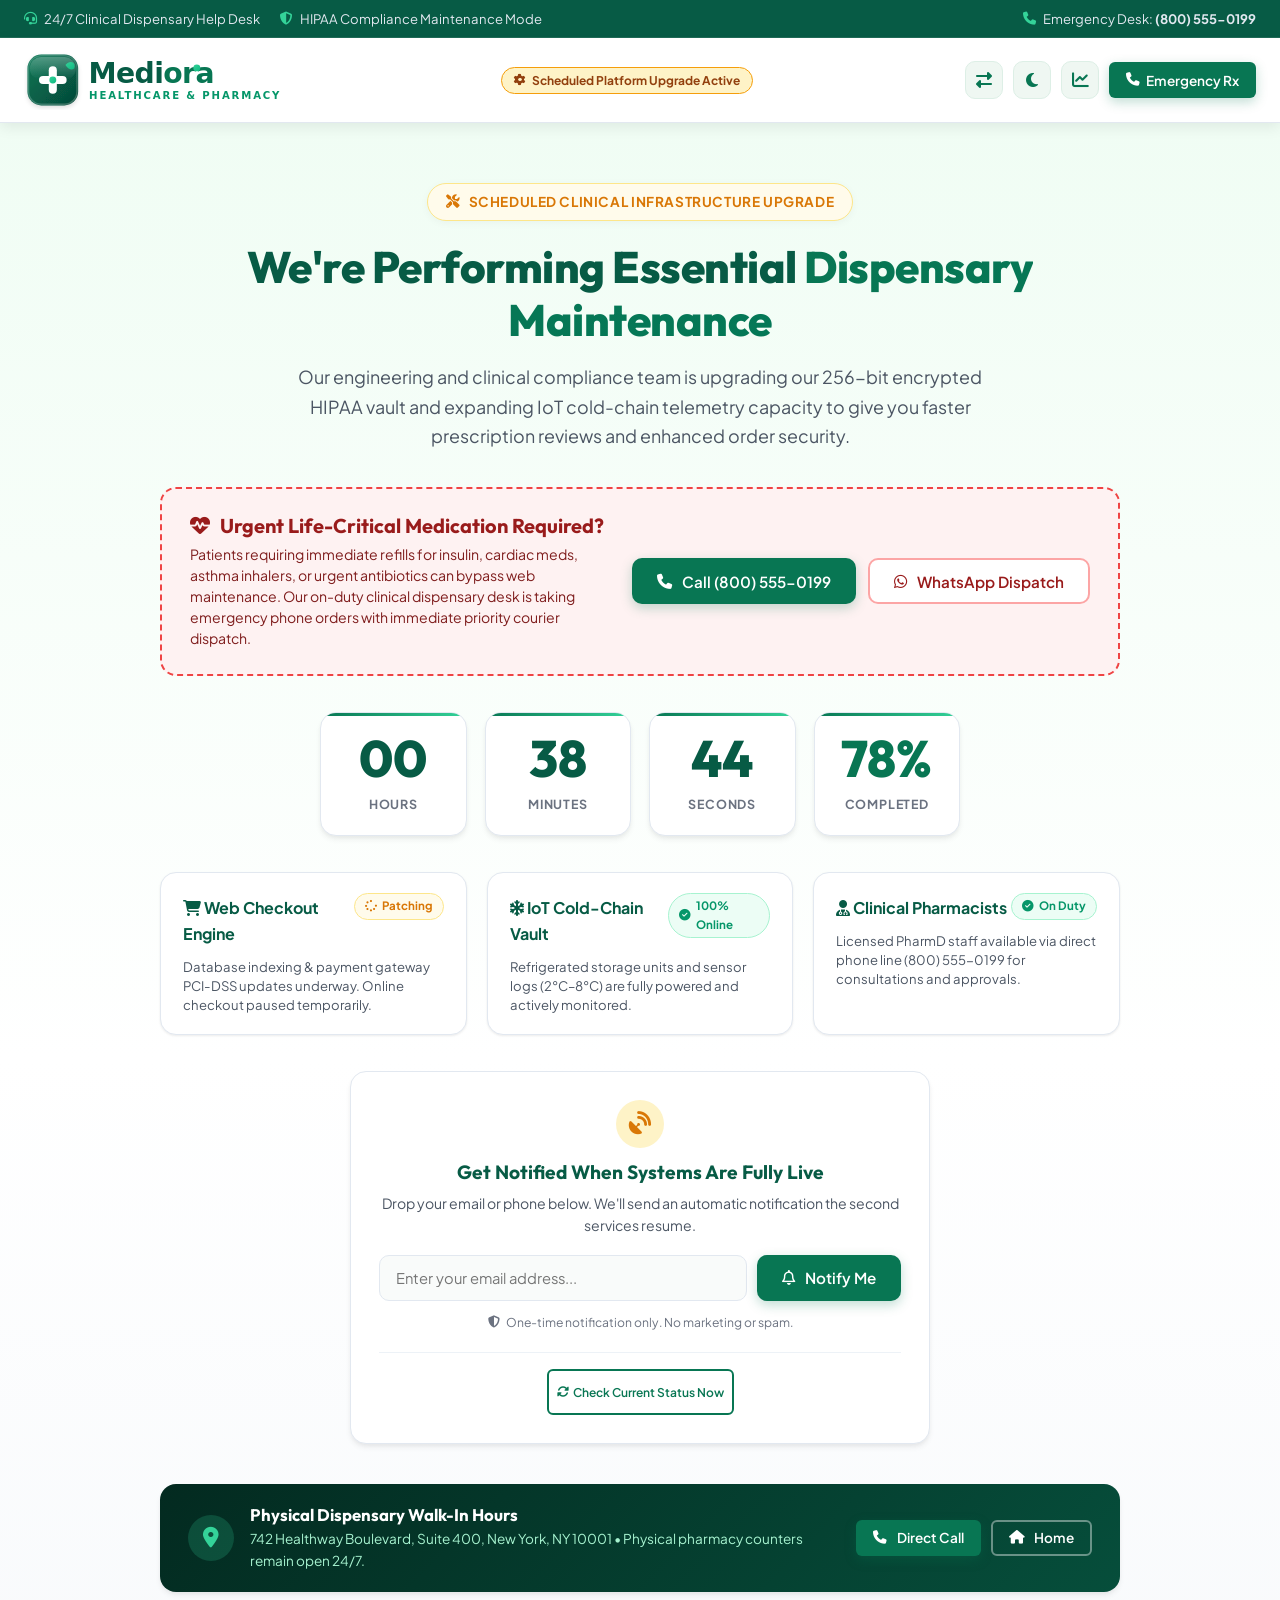
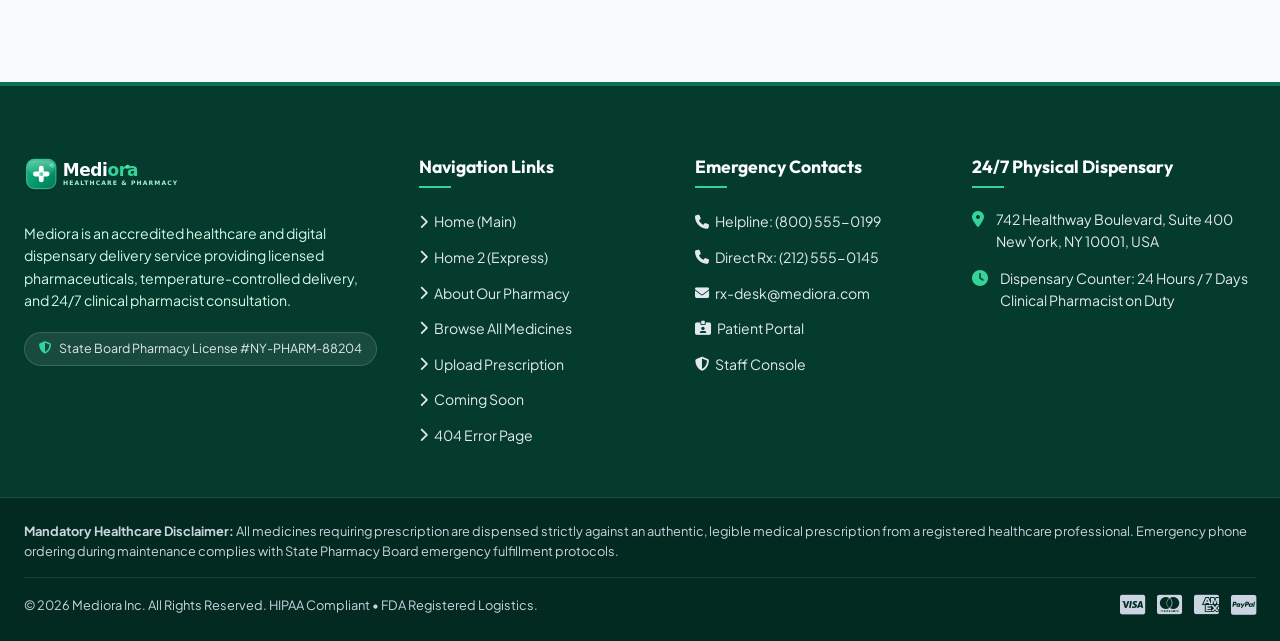
<file: maintenance.html>
<!DOCTYPE html>
<html lang="en">

<head>
  <meta charset="UTF-8">
  <meta name="viewport" content="width=device-width, initial-scale=1.0">
  <title>Scheduled System Maintenance | Mediora Online Pharmacy</title>
  <meta name="description"
    content="Mediora dispensary is undergoing scheduled infrastructure upgrades. Emergency prescription bypass is available 24/7 via phone hotline.">
  <link rel="icon" type="image/svg+xml" href="images/favicon.svg">
  <link rel="stylesheet" href="https://cdnjs.cloudflare.com/ajax/libs/font-awesome/6.5.2/css/all.min.css">
  <link rel="stylesheet" href="https://cdn.jsdelivr.net/npm/@fortawesome/fontawesome-free@6.5.2/css/all.min.css">
  <link rel="stylesheet" href="css/style.css">
  <script>
    (function () {
      try {
        if (localStorage.getItem('mediora_theme_mode') === 'dark') {
          document.documentElement.setAttribute('data-theme', 'dark');
        }
        if (localStorage.getItem('mediora_direction') === 'rtl') {
          document.documentElement.setAttribute('dir', 'rtl');
        }
      } catch (e) { }
    })();
  </script>
</head>

<body>

  <!-- TOP BAR -->
  <div class="top-bar">
    <div class="container top-bar-inner">
      <div class="top-bar-left">
        <div class="top-bar-item">
          <i class="fa-solid fa-headset"></i>
          <span>24/7 Clinical Dispensary Help Desk</span>
        </div>
        <div class="top-bar-item">
          <i class="fa-solid fa-shield-halved"></i>
          <span>HIPAA Compliance Maintenance Mode</span>
        </div>
      </div>
      <div class="top-bar-right">
        <div class="top-bar-item">
          <i class="fa-solid fa-phone"></i>
          <span>Emergency Desk: <strong>(800) 555-0199</strong></span>
        </div>
      </div>
    </div>
  </div>

  <!-- HEADER -->
  <div class="header-sticky-container">
    <header class="main-header">
      <div class="container header-inner">
        <a href="index.html" class="brand-logo" title="Mediora Home">
          <img src="images/logo.svg" alt="Mediora Logo" class="logo-light">
          <img src="images/logo-white.svg" alt="Mediora Logo" class="logo-dark">
        </a>

        <div style="flex:1; max-width:480px; text-align:center; font-size:0.85rem; color:var(--text-muted);">
          <span class="badge" style="background:#FEF3C7; color:#92400E; border:1px solid #F59E0B; padding:5px 12px;">
            <i class="fa-solid fa-gear fa-spin"></i> Scheduled Platform Upgrade Active
          </span>
        </div>

        <div class="header-actions">
          <button type="button" class="header-action-btn rtl-toggle-btn" id="rtlToggleBtn"
            aria-label="Toggle RTL Layout" title="Toggle RTL / LTR layout" onclick="window.PharmaApp.toggleRTL()">
            <i class="fa-solid fa-right-left"></i>
            <span class="toggle-text" style="display:none;">RTL</span>
          </button>

          <button type="button" class="header-action-btn theme-toggle-btn" id="themeToggleBtn"
            aria-label="Toggle Dark / Light Theme" title="Toggle Dark / Light Theme"
            onclick="window.PharmaApp.toggleTheme()">
            <i class="fa-solid fa-moon theme-icon"></i>
            <span class="toggle-text" style="display:none;">Dark</span>
          </button>

          <a href="user-dashboard.html" class="header-action-btn" title="Patient Dashboard"
            aria-label="Patient Dashboard">
            <i class="fa-solid fa-chart-line"></i>
            <span class="toggle-text" style="display:none;">Dashboard</span>
          </a>

          <a href="tel:8005550199" class="btn btn-primary btn-sm"
            style="display:inline-flex; align-items:center; gap:6px;">
            <i class="fa-solid fa-phone"></i> Emergency Rx
          </a>
        </div>
      </div>
    </header>
  </div>

  <!-- MAIN CONTENT: MAINTENANCE -->
  <main class="utility-page-section">
    <div class="container">
      <div class="utility-content-wrapper">

        <!-- Status Badge -->
        <div class="utility-badge utility-badge-maint">
          <i class="fa-solid fa-screwdriver-wrench"></i>
          <span>Scheduled Clinical Infrastructure Upgrade</span>
        </div>

        <!-- Heading & Intro -->
        <h1 class="utility-title">
          We're Performing Essential <span class="utility-title-accent">Dispensary Maintenance</span>
        </h1>
        <p class="utility-subtitle">
          Our engineering and clinical compliance team is upgrading our 256-bit encrypted HIPAA vault and expanding IoT
          cold-chain telemetry capacity to give you faster prescription reviews and enhanced order security.
        </p>

        <!-- CRITICAL HEALTHCARE EMERGENCY REFILL BYPASS NOTICE -->
        <div class="emergency-refill-bypass-box">
          <div class="emergency-bypass-content">
            <h3><i class="fa-solid fa-heart-pulse"></i> Urgent Life-Critical Medication Required?</h3>
            <p>
              Patients requiring immediate refills for insulin, cardiac meds, asthma inhalers, or urgent antibiotics can
              bypass web maintenance. Our on-duty clinical dispensary desk is taking emergency phone orders with
              immediate priority courier dispatch.
            </p>
          </div>
          <div class="emergency-bypass-actions">
            <a href="tel:8005550199" class="btn btn-primary">
              <i class="fa-solid fa-phone"></i> Call (800) 555-0199
            </a>
            <button type="button" class="btn btn-outline"
              onclick="window.PharmaApp.showToast('Connecting to On-Duty Pharmacist WhatsApp Dispatch...', 'info')"
              style="color:#991B1B; border-color:#FCA5A5; background:#FFFFFF;">
              <i class="fa-brands fa-whatsapp"></i> WhatsApp Dispatch
            </button>
          </div>
        </div>

        <!-- Live Countdown / Estimated Return -->
        <div class="countdown-grid" id="maintTimerGrid">
          <div class="countdown-card">
            <span class="countdown-num" id="mHours">00</span>
            <span class="countdown-label">Hours</span>
          </div>
          <div class="countdown-card">
            <span class="countdown-num" id="mMinutes">38</span>
            <span class="countdown-label">Minutes</span>
          </div>
          <div class="countdown-card">
            <span class="countdown-num" id="mSeconds">45</span>
            <span class="countdown-label">Seconds</span>
          </div>
          <div class="countdown-card">
            <span class="countdown-num" style="color:var(--primary-green);">78%</span>
            <span class="countdown-label">Completed</span>
          </div>
        </div>

        <!-- System Component Health Grid (3 Cards) -->
        <div class="maintenance-status-grid">
          <div class="maintenance-service-card">
            <div>
              <div class="service-card-header">
                <span class="service-card-title"><i class="fa-solid fa-cart-shopping"></i> Web Checkout Engine</span>
                <span class="service-status-pill service-status-upgrade">
                  <i class="fa-solid fa-spinner fa-spin"></i> Patching
                </span>
              </div>
              <p class="service-card-desc">
                Database indexing &amp; payment gateway PCI-DSS updates underway. Online checkout paused temporarily.
              </p>
            </div>
          </div>

          <div class="maintenance-service-card">
            <div>
              <div class="service-card-header">
                <span class="service-card-title"><i class="fa-solid fa-snowflake"></i> IoT Cold-Chain Vault</span>
                <span class="service-status-pill service-status-operational">
                  <i class="fa-solid fa-circle-check"></i> 100% Online
                </span>
              </div>
              <p class="service-card-desc">
                Refrigerated storage units and sensor logs (2°C–8°C) are fully powered and actively monitored.
              </p>
            </div>
          </div>

          <div class="maintenance-service-card">
            <div>
              <div class="service-card-header">
                <span class="service-card-title"><i class="fa-solid fa-user-doctor"></i> Clinical Pharmacists</span>
                <span class="service-status-pill service-status-operational">
                  <i class="fa-solid fa-circle-check"></i> On Duty
                </span>
              </div>
              <p class="service-card-desc">
                Licensed PharmD staff available via direct phone line (800) 555-0199 for consultations and approvals.
              </p>
            </div>
          </div>
        </div>

        <!-- Notify When Live Box -->
        <div class="notify-subscribe-box">
          <div
            style="width:48px; height:48px; border-radius:50%; background:#FEF3C7; color:#D97706; display:inline-flex; align-items:center; justify-content:center; font-size:1.4rem; margin-bottom:12px;">
            <i class="fa-solid fa-satellite-dish"></i>
          </div>
          <h3>Get Notified When Systems Are Fully Live</h3>
          <p>Drop your email or phone below. We'll send an automatic notification the second services resume.</p>

          <form id="maintNotifyForm" onsubmit="handleMaintNotifySubmit(event)">
            <div class="notify-form-flex">
              <input type="email" id="maintEmailInput" placeholder="Enter your email address..." required
                aria-label="Email Address">
              <button type="submit" class="btn btn-primary">
                <i class="fa-regular fa-bell"></i> Notify Me
              </button>
            </div>
            <div class="notify-gdpr-note">
              <i class="fa-solid fa-shield-halved"></i>
              <span>One-time notification only. No marketing or spam.</span>
            </div>
          </form>

          <div style="margin-top:20px; padding-top:16px; border-top:1px solid var(--border-light);">
            <button type="button" class="btn btn-outline btn-xs" id="testPingBtn" onclick="testSystemPing()">
              <i class="fa-solid fa-rotate"></i> Check Current Status Now
            </button>
            <div id="pingResultText"
              style="display:none; font-size:0.82rem; color:var(--primary-green); margin-top:8px; font-weight:600;">
            </div>
          </div>
        </div>

        <!-- Physical Dispensary Address & Location -->
        <div class="utility-emergency-bar">
          <div class="utility-emergency-left">
            <div class="utility-emergency-icon">
              <i class="fa-solid fa-location-dot"></i>
            </div>
            <div class="utility-emergency-text">
              <h4>Physical Dispensary Walk-In Hours</h4>
              <p>742 Healthway Boulevard, Suite 400, New York, NY 10001 • Physical pharmacy counters remain open 24/7.
              </p>
            </div>
          </div>
          <div class="utility-emergency-actions">
            <a href="tel:8005550199" class="btn btn-primary btn-sm">
              <i class="fa-solid fa-phone"></i> Direct Call
            </a>
            <a href="index.html" class="btn btn-outline btn-sm"
              style="color:#FFFFFF; border-color:rgba(255,255,255,0.4);">
              <i class="fa-solid fa-house"></i> Home
            </a>
          </div>
        </div>

      </div>
    </div>
  </main>

  <!-- FOOTER -->
  <footer class="global-footer main-footer">
    <div class="container footer-grid">
      <div class="footer-col footer-col-brand">
        <a href="index.html" class="brand-logo" title="Mediora Home">
          <img src="images/logo-white.svg" alt="Mediora Logo" style="height:36px; margin-bottom:14px;">
        </a>
        <p class="footer-brand-desc">
          Mediora is an accredited healthcare and digital dispensary delivery service providing licensed
          pharmaceuticals, temperature-controlled delivery, and 24/7 clinical pharmacist consultation.
        </p>
        <div class="footer-license-badge">
          <i class="fa-solid fa-shield-halved"></i>
          <span>State Board Pharmacy License #NY-PHARM-88204</span>
        </div>
      </div>

      <div class="footer-col">
        <h4>Navigation Links</h4>
        <ul class="footer-links-list">
          <li><a href="index.html"><i class="fa-solid fa-chevron-right"></i> Home (Main)</a></li>
          <li><a href="home-2.html"><i class="fa-solid fa-chevron-right"></i> Home 2 (Express)</a></li>
          <li><a href="about.html"><i class="fa-solid fa-chevron-right"></i> About Our Pharmacy</a></li>
          <li><a href="products.html"><i class="fa-solid fa-chevron-right"></i> Browse All Medicines</a></li>
          <li><a href="upload-prescription.html"><i class="fa-solid fa-chevron-right"></i> Upload Prescription</a></li>
          <li><a href="coming-soon.html"><i class="fa-solid fa-chevron-right"></i> Coming Soon</a></li>
          <li><a href="404.html"><i class="fa-solid fa-chevron-right"></i> 404 Error Page</a></li>
        </ul>
      </div>

      <div class="footer-col">
        <h4>Emergency Contacts</h4>
        <ul class="footer-links-list">
          <li><a href="tel:8005550199"><i class="fa-solid fa-phone"></i> Helpline: (800) 555-0199</a></li>
          <li><a href="tel:2125550145"><i class="fa-solid fa-phone"></i> Direct Rx: (212) 555-0145</a></li>
          <li><a href="mailto:rx-desk@mediora.com"><i class="fa-solid fa-envelope"></i> rx-desk@mediora.com</a></li>
          <li><a href="user-dashboard.html"><i class="fa-solid fa-id-card-clip"></i> Patient Portal</a></li>
          <li><a href="admin-dashboard.html"><i class="fa-solid fa-shield-halved"></i> Staff Console</a></li>
        </ul>
      </div>

      <div class="footer-col">
        <h4>24/7 Physical Dispensary</h4>
        <div class="footer-contact-item">
          <i class="fa-solid fa-location-dot"></i>
          <span>742 Healthway Boulevard, Suite 400<br>New York, NY 10001, USA</span>
        </div>
        <div class="footer-contact-item">
          <i class="fa-solid fa-clock"></i>
          <span>Dispensary Counter: 24 Hours / 7 Days<br>Clinical Pharmacist on Duty</span>
        </div>
      </div>
    </div>

    <div class="footer-disclaimer-bar">
      <div class="container">
        <p class="disclaimer-text">
          <strong>Mandatory Healthcare Disclaimer:</strong> All medicines requiring prescription are dispensed strictly
          against an authentic, legible medical prescription from a registered healthcare professional. Emergency phone
          ordering during maintenance complies with State Pharmacy Board emergency fulfillment protocols.
        </p>
        <div class="footer-bottom-flex">
          <div>
            &copy; 2026 Mediora Inc. All Rights Reserved. HIPAA Compliant • FDA Registered Logistics.
          </div>
          <div class="payment-badges" title="Accepted Payment Methods">
            <i class="fa-brands fa-cc-visa"></i>
            <i class="fa-brands fa-cc-mastercard"></i>
            <i class="fa-brands fa-cc-amex"></i>
            <i class="fa-brands fa-cc-paypal"></i>
          </div>
        </div>
      </div>
    </div>
  </footer>

  <!-- AUTH MODAL -->
  <div class="modal-backdrop" id="authModal">
    <div class="modal-card">
      <div class="modal-header">
        <h3>Patient &amp; Staff Portal Access</h3>
        <button class="modal-close-btn" onclick="window.PharmaApp.closeModal('authModal')"><i
            class="fa-solid fa-xmark"></i></button>
      </div>
      <div class="modal-body">
        <form id="loginForm"
          onsubmit="event.preventDefault(); window.PharmaApp.showToast('Login successful! Welcome back.', 'success'); window.PharmaApp.closeModal('authModal');">
          <div class="form-group"><label>Email Address</label><input type="email" class="form-control" required
              value="demo@patient.com"></div>
          <div class="form-group"><label>Password</label><input type="password" class="form-control" required
              value="password123"></div>
          <button type="submit" class="btn btn-primary" style="width:100%;">Sign In</button>
        </form>
      </div>
    </div>
  </div>

  <!-- Scripts -->
  <script src="js/data.js"></script>
  <script src="js/main.js"></script>
  <script>
    // Live Countdown Timer for Maintenance
    (function initMaintenanceCountdown() {
      const targetTime = new Date().getTime() + (38 * 60 * 1000) + (45 * 1000);

      function updateTimer() {
        const now = new Date().getTime();
        const diff = Math.max(0, targetTime - now);

        const hours = Math.floor(diff / (1000 * 60 * 60));
        const minutes = Math.floor((diff % (1000 * 60 * 60)) / (1000 * 60));
        const seconds = Math.floor((diff % (1000 * 60)) / 1000);

        const hEl = document.getElementById('mHours');
        const mEl = document.getElementById('mMinutes');
        const sEl = document.getElementById('mSeconds');

        if (hEl) hEl.textContent = String(hours).padStart(2, '0');
        if (mEl) mEl.textContent = String(minutes).padStart(2, '0');
        if (sEl) sEl.textContent = String(seconds).padStart(2, '0');
      }

      updateTimer();
      setInterval(updateTimer, 1000);
    })();

    // Handle Notify Form
    function handleMaintNotifySubmit(e) {
      e.preventDefault();
      const input = document.getElementById('maintEmailInput');
      const email = input?.value?.trim();
      if (!email) return;

      if (window.PharmaApp && window.PharmaApp.showToast) {
        window.PharmaApp.showToast(`Subscribed! We will alert ${email} the moment web checkout resumes.`, 'success');
      } else {
        alert(`Subscribed! We will alert ${email} when services resume.`);
      }
      input.value = '';
    }

    // Interactive Ping Test
    function testSystemPing() {
      const btn = document.getElementById('testPingBtn');
      const result = document.getElementById('pingResultText');
      if (!btn || !result) return;

      btn.disabled = true;
      btn.innerHTML = '<i class="fa-solid fa-spinner fa-spin"></i> Querying Server Nodes...';
      result.style.display = 'none';

      setTimeout(() => {
        btn.disabled = false;
        btn.innerHTML = '<i class="fa-solid fa-rotate"></i> Check Current Status Now';
        result.style.display = 'block';
        result.innerHTML = '<i class="fa-solid fa-circle-check"></i> Server Ping: 18ms latency • Database migration 78% complete. Finalizing HIPAA encryption indexes.';
      }, 900);
    }
  </script>
</body>

</html>
</file>
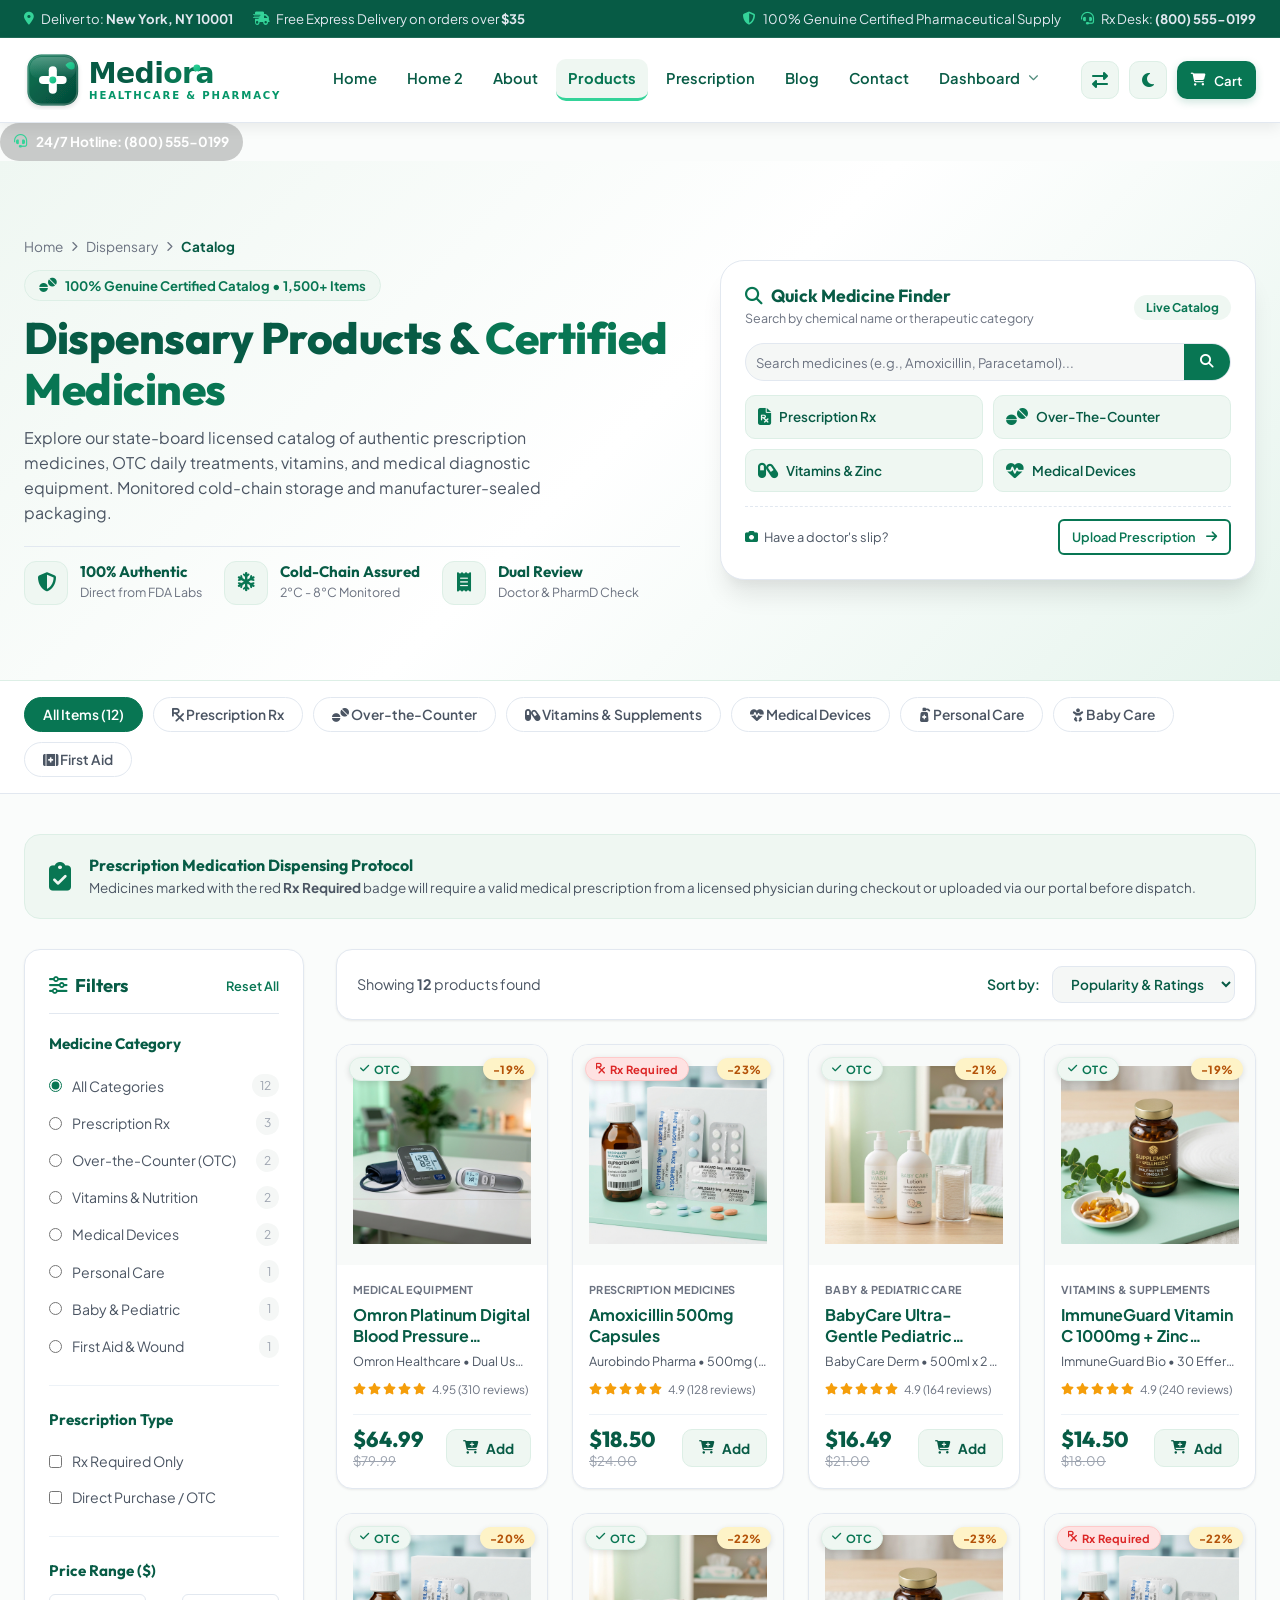
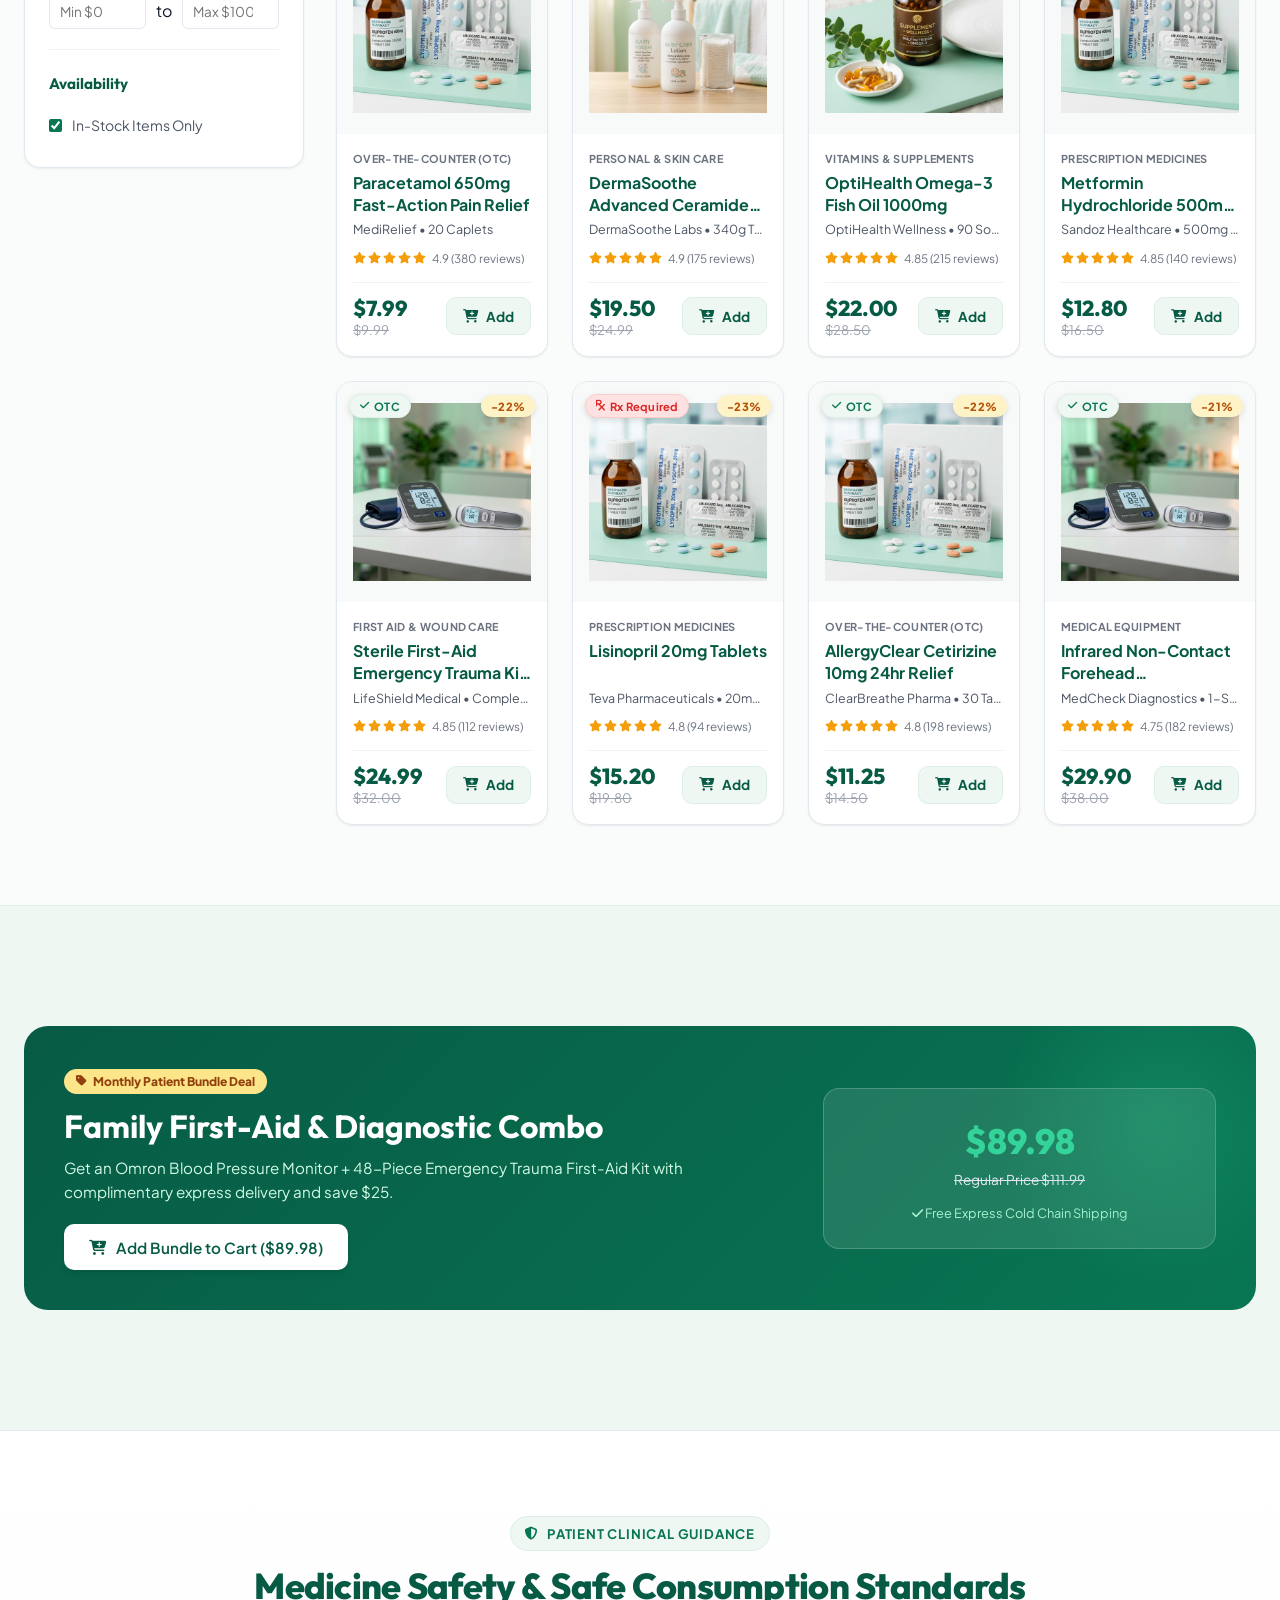
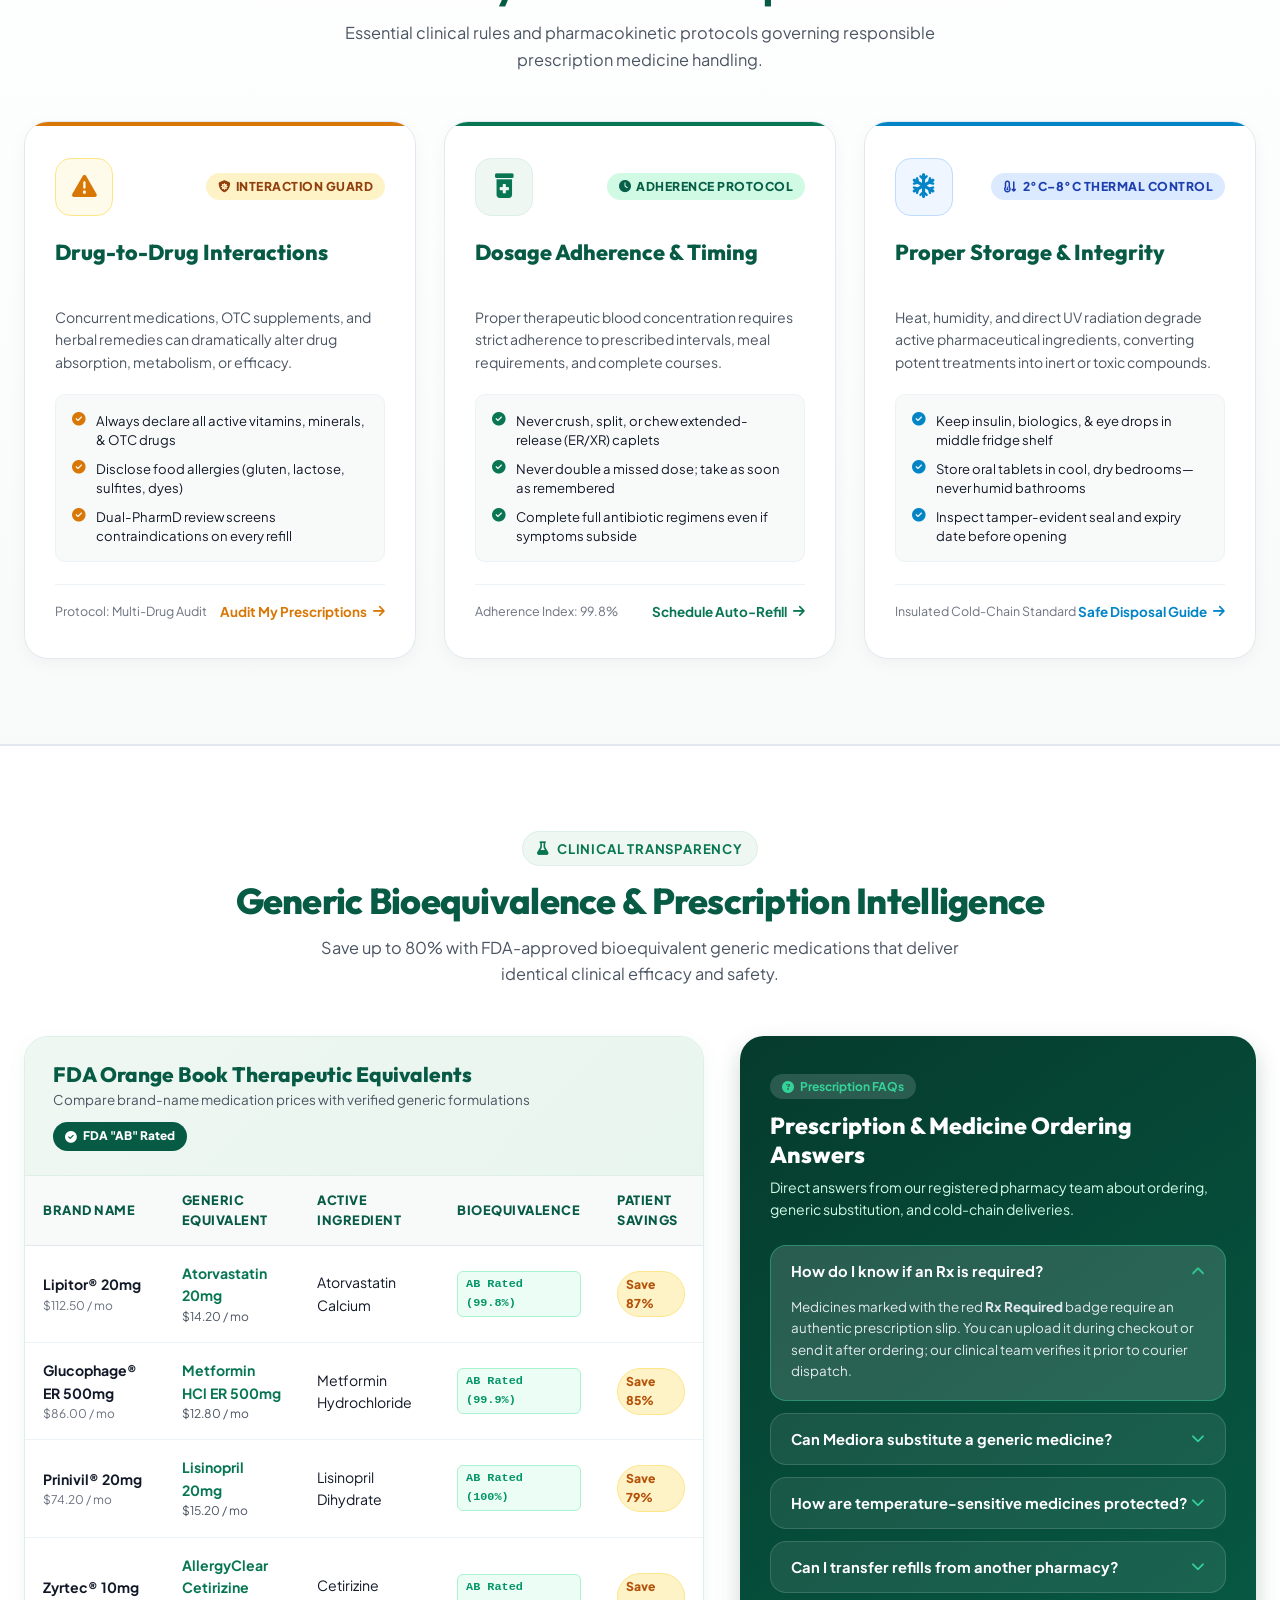
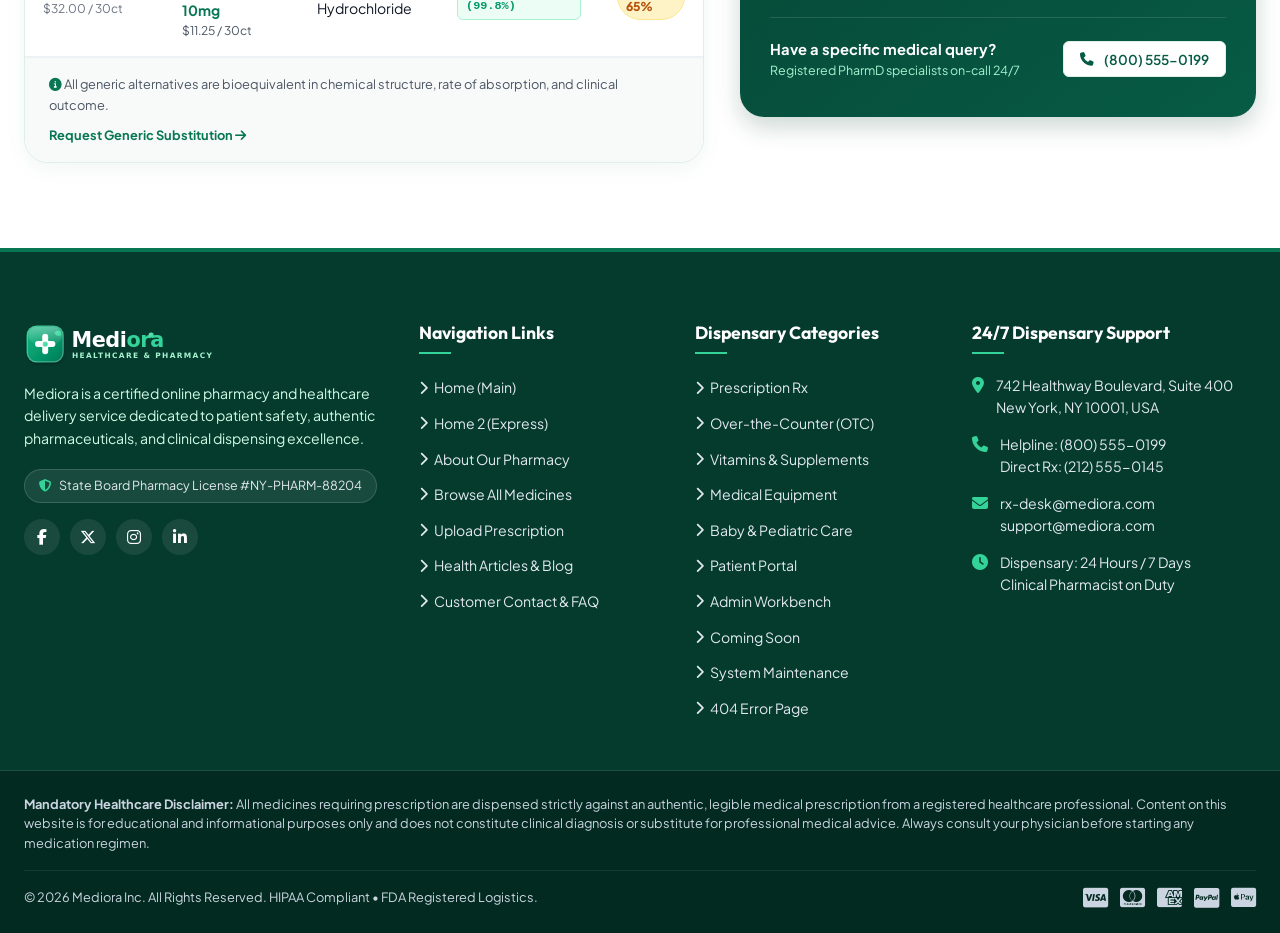
<file: products.html>
<!DOCTYPE html>
<html lang="en">
<head>
  <meta charset="UTF-8">
  <meta name="viewport" content="width=device-width, initial-scale=1.0">
  <title>Online Pharmacy Products &amp; Medicines Catalog | Mediora</title>
  <meta name="description" content="Browse prescription medications, over-the-counter pain relief, vitamins, pediatric supplies, and clinical diagnostic devices. Verified pharmacy delivery.">
  <link rel="icon" type="image/svg+xml" href="images/favicon.svg">
  <link rel="stylesheet" href="https://cdnjs.cloudflare.com/ajax/libs/font-awesome/6.5.2/css/all.min.css">
  <link rel="stylesheet" href="https://cdn.jsdelivr.net/npm/@fortawesome/fontawesome-free@6.5.2/css/all.min.css">
  <link rel="stylesheet" href="css/style.css">
  <script>
    (function(){
      try {
        if(localStorage.getItem('mediora_theme_mode') === 'dark') {
          document.documentElement.setAttribute('data-theme', 'dark');
        }
        if(localStorage.getItem('mediora_direction') === 'rtl') {
          document.documentElement.setAttribute('dir', 'rtl');
        }
      } catch(e){}
    })();
  </script>
</head>
<body>

  <!-- TOP BAR -->
  <div class="top-bar">
    <div class="container top-bar-inner">
      <div class="top-bar-left">
        <div class="top-bar-item">
          <i class="fa-solid fa-location-dot"></i>
          <span>Deliver to: <strong>New York, NY 10001</strong></span>
        </div>
        <div class="top-bar-item">
          <i class="fa-solid fa-truck-fast"></i>
          <span>Free Express Delivery on orders over <strong>$35</strong></span>
        </div>
      </div>
      <div class="top-bar-right">
        <div class="top-bar-item">
          <i class="fa-solid fa-shield-halved"></i>
          <span>100% Genuine Certified Pharmaceutical Supply</span>
        </div>
        <div class="top-bar-item">
          <i class="fa-solid fa-headset"></i>
          <span>Rx Desk: <strong>(800) 555-0199</strong></span>
        </div>
      </div>
    </div>
  </div>

  <div class="header-sticky-container">
    <header class="main-header">
      <div class="container header-inner">
        <!-- Pharmacy Logo -->
        <a href="index.html" class="brand-logo" title="Mediora Home">
          <img src="images/logo.svg" alt="Mediora Logo" class="logo-light">
          <img src="images/logo-white.svg" alt="Mediora Logo" class="logo-dark">
        </a>

        <!-- Main Navigation Menu (Desktop Single Line) -->
        <nav class="header-nav" aria-label="Main Navigation">
          <ul class="nav-links">
            <li><a href="index.html" class="nav-link">Home</a></li>
            <li><a href="home-2.html" class="nav-link">Home 2</a></li>
            <li><a href="about.html" class="nav-link">About</a></li>
            <li><a href="products.html" class="nav-link active">Products</a></li>
            <li><a href="upload-prescription.html" class="nav-link">Prescription</a></li>
            <li><a href="blog.html" class="nav-link">Blog</a></li>
            <li><a href="contact.html" class="nav-link">Contact</a></li>
            <li class="nav-item-dropdown">
              <a href="user-dashboard.html" class="nav-link">Dashboard <i class="fa-solid fa-chevron-down nav-caret"></i></a>
              <div class="nav-dropdown-menu">
                <a href="user-dashboard.html" class="nav-dropdown-item"><i class="fa-solid fa-id-card-clip"></i> Patient Dashboard</a>
                <a href="admin-dashboard.html" class="nav-dropdown-item"><i class="fa-solid fa-shield-halved"></i> Admin Workbench</a>
              </div>
            </li>
          </ul>
        </nav>

        <!-- Header Actions: RTL, Theme, Cart & Mobile Toggle -->
        <div class="header-actions">
          <button type="button" class="header-action-btn rtl-toggle-btn" id="rtlToggleBtn" aria-label="Toggle RTL Layout" title="Toggle RTL / LTR layout" onclick="window.PharmaApp.toggleRTL()">
            <i class="fa-solid fa-right-left"></i>
            <span class="toggle-text" style="display:none;">RTL</span>
          </button>

          <button type="button" class="header-action-btn theme-toggle-btn" id="themeToggleBtn" aria-label="Toggle Dark / Light Theme" title="Toggle Dark / Light Theme" onclick="window.PharmaApp.toggleTheme()">
            <i class="fa-solid fa-moon theme-icon"></i>
            <span class="toggle-text" style="display:none;">Dark</span>
          </button>

          <!-- Cart Button -->
          <div class="cart-btn-wrapper">
            <button type="button" class="cart-icon-btn" onclick="window.PharmaApp.openCartDrawer()" aria-label="Open Shopping Cart">
              <i class="fa-solid fa-cart-shopping"></i>
              <span>Cart</span>
              <span class="cart-badge-count" style="display:none;">0</span>
            </button>
          </div>

          <button type="button" class="mobile-nav-toggle" aria-label="Toggle Navigation">
            <i class="fa-solid fa-bars"></i>
          </button>
        </div>
      </div>
    </header>

    <!-- Mobile Navigation Drawer -->
    <nav class="nav-bar">
      <div class="container nav-inner">

        <!-- Mobile View Exclusive: Account Panel -->
        <div class="mobile-menu-account">
          <div class="mobile-account-card">
            <div class="mobile-account-avatar"><i class="fa-regular fa-user"></i></div>
            <div class="mobile-account-info">
              <span class="mobile-account-label">Patient Access</span>
              <h5 class="mobile-account-name">My Account</h5>
            </div>
          </div>
          <div class="mobile-account-links">
            <a href="javascript:void(0)" class="mobile-account-link" onclick="window.PharmaApp.openAuthModal('login'); document.querySelector('.nav-bar')?.classList.remove('mobile-open');">
              <i class="fa-solid fa-right-to-bracket"></i>
              <span>Login / Sign Up</span>
            </a>
            <a href="user-dashboard.html" class="mobile-account-link">
              <i class="fa-solid fa-id-card-clip"></i>
              <span>User Portal</span>
            </a>
            <a href="admin-dashboard.html" class="mobile-account-link">
              <i class="fa-solid fa-shield-halved"></i>
              <span>Admin</span>
            </a>
          </div>
        </div>

        <!-- Mobile View Exclusive: Cart CTA Card -->
        <div class="mobile-menu-cart">
          <button type="button" class="mobile-menu-cart-btn" onclick="window.PharmaApp.openCartDrawer(); document.querySelector('.nav-bar')?.classList.remove('mobile-open');">
            <div class="mobile-menu-cart-icon">
              <i class="fa-solid fa-cart-shopping"></i>
              <span class="cart-badge-count" style="display:none;">0</span>
            </div>
            <div class="mobile-menu-cart-info">
              <span class="mobile-menu-cart-sub">Order Summary</span>
              <strong class="mobile-menu-cart-title">View Shopping Cart</strong>
            </div>
            <i class="fa-solid fa-chevron-right mobile-menu-cart-arrow"></i>
          </button>
        </div>

        <!-- Mobile View Exclusive: Medicine Search -->
        <div class="mobile-menu-search">
          <form action="products.html" method="GET">
            <input type="text" name="q" placeholder="Search medicines, vitamins..." aria-label="Search medicines in menu">
            <button type="submit" aria-label="Search"><i class="fa-solid fa-magnifying-glass"></i></button>
          </form>
        </div>

        <!-- Navigation Links (All Pages + Dashboard) -->
        <ul class="nav-links">
          <li><a href="index.html" class="nav-link"><i class="fa-solid fa-house"></i> Home</a></li>
          <li><a href="home-2.html" class="nav-link"><i class="fa-solid fa-bolt"></i> Home 2</a></li>
          <li><a href="about.html" class="nav-link"><i class="fa-solid fa-circle-info"></i> About</a></li>
          <li><a href="products.html" class="nav-link active"><i class="fa-solid fa-tablets"></i> Products</a></li>
          <li><a href="upload-prescription.html" class="nav-link"><i class="fa-solid fa-file-prescription"></i> Prescription</a></li>
          <li><a href="blog.html" class="nav-link"><i class="fa-solid fa-book-medical"></i> Blog</a></li>
          <li><a href="contact.html" class="nav-link"><i class="fa-solid fa-envelope"></i> Contact</a></li>
          <li><a href="user-dashboard.html" class="nav-link"><i class="fa-solid fa-gauge-high"></i> Dashboard</a></li>
        </ul>

        <!-- Mobile View Exclusive: CTA Group -->
        <div class="mobile-menu-cta-group">
          <a href="upload-prescription.html" class="btn btn-primary mobile-cta-btn">
            <i class="fa-solid fa-file-arrow-up"></i> Upload Doctor's Rx Slip
          </a>
          <a href="tel:8005550199" class="nav-phone-cta">
            <i class="fa-solid fa-headset"></i>
            <span>24/7 Hotline: <strong>(800) 555-0199</strong></span>
          </a>
        </div>

      </div>
    </nav>
  </div>
        <a href="tel:8005550199" class="nav-phone-cta">
          <i class="fa-solid fa-headset"></i>
          <span>24/7 Hotline: <strong>(800) 555-0199</strong></span>
        </a>
      </div>

    </div>
  </nav>
  </div>

  <!-- =========================================================================
       SECTION 1: PAGE HERO WITH MEDICINE SEARCH & BREADCRUMBS (Unified 520px)
       ========================================================================= -->
  <section class="hero-unified hero-bg-products">
    <div class="container">
      <div class="hero-unified-grid grid-balanced">
        <div class="hero-content">
          <div class="breadcrumb-bar" style="margin-bottom:12px;">
            <a href="index.html">Home</a>
            <i class="fa-solid fa-chevron-right" style="font-size:0.65rem;"></i>
            <span>Dispensary</span>
            <i class="fa-solid fa-chevron-right" style="font-size:0.65rem;"></i>
            <strong style="color:var(--dark-forest);">Catalog</strong>
          </div>
          <div class="hero-badge-pill" style="margin-bottom:12px;">
            <i class="fa-solid fa-tablets"></i>
            <span>100% Genuine Certified Catalog • 1,500+ Items</span>
          </div>
          <h1 class="hero-headline">
            Dispensary Products &amp; <span>Certified Medicines</span>
          </h1>
          <p class="hero-subtext">
            Explore our state-board licensed catalog of authentic prescription medicines, OTC daily treatments, vitamins, and medical diagnostic equipment. Monitored cold-chain storage and manufacturer-sealed packaging.
          </p>
          <div class="hero-trust-bar" style="border-top:1px solid var(--border-color); padding-top:14px; margin-top:6px;">
            <div class="trust-item">
              <div class="trust-item-icon"><i class="fa-solid fa-shield-halved"></i></div>
              <div class="trust-item-content">
                <h5>100% Authentic</h5>
                <p>Direct from FDA Labs</p>
              </div>
            </div>
            <div class="trust-item">
              <div class="trust-item-icon"><i class="fa-solid fa-snowflake"></i></div>
              <div class="trust-item-content">
                <h5>Cold-Chain Assured</h5>
                <p>2°C - 8°C Monitored</p>
              </div>
            </div>
            <div class="trust-item">
              <div class="trust-item-icon"><i class="fa-solid fa-receipt"></i></div>
              <div class="trust-item-content">
                <h5>Dual Review</h5>
                <p>Doctor &amp; PharmD Check</p>
              </div>
            </div>
          </div>
        </div>

        <div class="hero-unified-media">
          <!-- Interactive Quick Finder Card -->
          <div class="hero-products-card" style="width:100%;">
            <div class="hero-products-card-header">
              <div>
                <h4 style="font-size:1.1rem; color:var(--dark-forest); margin-bottom:2px; display:flex; align-items:center; gap:8px;">
                  <i class="fa-solid fa-magnifying-glass" style="color:var(--primary-green);"></i> Quick Medicine Finder
                </h4>
                <p style="font-size:0.78rem; color:var(--text-muted); margin:0;">Search by chemical name or therapeutic category</p>
              </div>
              <span class="badge" style="background:var(--soft-medical-green); color:var(--primary-green); font-weight:700;">Live Catalog</span>
            </div>

            <!-- In-Card Search Field -->
            <div class="search-bar-form hero-quick-search-bar" style="margin-bottom:14px;">
              <input type="text" id="heroProductQuickSearch" placeholder="Search medicines (e.g., Amoxicillin, Paracetamol)..." class="search-input" onkeyup="if(event.key==='Enter'){ searchFromHero(this.value); }">
              <button type="button" class="search-btn" onclick="searchFromHero(document.getElementById('heroProductQuickSearch').value)" style="padding:8px 16px;">
                <i class="fa-solid fa-magnifying-glass"></i>
              </button>
            </div>

            <!-- Quick Category Jump Tiles -->
            <div class="hero-products-chips">
              <a href="javascript:void(0)" onclick="setCategoryFilter('prescription', document.querySelector('.blog-filter-btn:nth-child(2)'))" class="hero-product-chip-btn">
                <i class="fa-solid fa-file-prescription"></i>
                <span>Prescription Rx</span>
              </a>
              <a href="javascript:void(0)" onclick="setCategoryFilter('otc', document.querySelector('.blog-filter-btn:nth-child(3)'))" class="hero-product-chip-btn">
                <i class="fa-solid fa-tablets"></i>
                <span>Over-The-Counter</span>
              </a>
              <a href="javascript:void(0)" onclick="setCategoryFilter('vitamins', document.querySelector('.blog-filter-btn:nth-child(4)'))" class="hero-product-chip-btn">
                <i class="fa-solid fa-capsules"></i>
                <span>Vitamins &amp; Zinc</span>
              </a>
              <a href="javascript:void(0)" onclick="setCategoryFilter('devices', document.querySelector('.blog-filter-btn:nth-child(5)'))" class="hero-product-chip-btn">
                <i class="fa-solid fa-heart-pulse"></i>
                <span>Medical Devices</span>
              </a>
            </div>

            <!-- Fast Prescription Upload Shortcut -->
            <div class="hero-products-shortcut-row" style="margin-top:14px; padding-top:12px; border-top:1px dashed var(--border-color); display:flex; align-items:center; justify-content:space-between;">
              <div style="font-size:0.8rem; color:var(--text-secondary); display:flex; align-items:center; gap:6px;">
                <i class="fa-solid fa-camera" style="color:var(--primary-green);"></i> Have a doctor's slip?
              </div>
              <a href="upload-prescription.html" class="btn btn-outline btn-sm hero-shortcut-btn" style="font-size:0.8rem; padding:6px 12px;">
                Upload Prescription <i class="fa-solid fa-arrow-right"></i>
              </a>
            </div>
          </div>
        </div>
      </div>
    </div>
  </section>

  <!-- =========================================================================
       SECTION 2: CATEGORY NAVIGATION CHIPS
       ========================================================================= -->
  <section class="products-chips-section">
    <div class="container">
      <div class="products-chips-container" id="categoryChipsContainer">
        <button class="blog-filter-btn active" onclick="setCategoryFilter('all', this)">All Items (12)</button>
        <button class="blog-filter-btn" onclick="setCategoryFilter('prescription', this)"><i class="fa-solid fa-prescription"></i> Prescription Rx</button>
        <button class="blog-filter-btn" onclick="setCategoryFilter('otc', this)"><i class="fa-solid fa-tablets"></i> Over-the-Counter</button>
        <button class="blog-filter-btn" onclick="setCategoryFilter('vitamins', this)"><i class="fa-solid fa-capsules"></i> Vitamins &amp; Supplements</button>
        <button class="blog-filter-btn" onclick="setCategoryFilter('devices', this)"><i class="fa-solid fa-heart-pulse"></i> Medical Devices</button>
        <button class="blog-filter-btn" onclick="setCategoryFilter('personal', this)"><i class="fa-solid fa-pump-medical"></i> Personal Care</button>
        <button class="blog-filter-btn" onclick="setCategoryFilter('baby', this)"><i class="fa-solid fa-baby"></i> Baby Care</button>
        <button class="blog-filter-btn" onclick="setCategoryFilter('firstaid', this)"><i class="fa-solid fa-kit-medical"></i> First Aid</button>
      </div>
    </div>
  </section>

  <!-- =========================================================================
       SECTION 3 & 4: FILTERING, SORTING INTERFACE & PRODUCT LISTING AREA
       ========================================================================= -->
  <main class="products-page-layout">
    <div class="container">

      <!-- Mandatory Prescription Safety Guideline Notice -->
      <div class="rx-guideline-banner">
        <i class="fa-solid fa-clipboard-check"></i>
        <div>
          <h4>Prescription Medication Dispensing Protocol</h4>
          <p>Medicines marked with the red <strong>Rx Required</strong> badge will require a valid medical prescription from a licensed physician during checkout or uploaded via our portal before dispatch.</p>
        </div>
      </div>

      <div class="products-main-grid">
        <!-- Filter Sidebar -->
        <aside class="filter-sidebar">
          <div class="filter-header">
            <h3><i class="fa-solid fa-sliders" style="color:var(--primary-green);"></i> Filters</h3>
            <button class="clear-filter-btn" onclick="resetFilters()">Reset All</button>
          </div>

          <!-- Filter Group: Category -->
          <div class="filter-group">
            <h4 class="filter-title">Medicine Category</h4>
            <label class="filter-radio-item">
              <span class="filter-item-left"><input type="radio" name="catFilter" value="all" checked onchange="applyFilters()"> All Categories</span>
              <span class="filter-count">12</span>
            </label>
            <label class="filter-radio-item">
              <span class="filter-item-left"><input type="radio" name="catFilter" value="prescription" onchange="applyFilters()"> Prescription Rx</span>
              <span class="filter-count">3</span>
            </label>
            <label class="filter-radio-item">
              <span class="filter-item-left"><input type="radio" name="catFilter" value="otc" onchange="applyFilters()"> Over-the-Counter (OTC)</span>
              <span class="filter-count">2</span>
            </label>
            <label class="filter-radio-item">
              <span class="filter-item-left"><input type="radio" name="catFilter" value="vitamins" onchange="applyFilters()"> Vitamins &amp; Nutrition</span>
              <span class="filter-count">2</span>
            </label>
            <label class="filter-radio-item">
              <span class="filter-item-left"><input type="radio" name="catFilter" value="devices" onchange="applyFilters()"> Medical Devices</span>
              <span class="filter-count">2</span>
            </label>
            <label class="filter-radio-item">
              <span class="filter-item-left"><input type="radio" name="catFilter" value="personal" onchange="applyFilters()"> Personal Care</span>
              <span class="filter-count">1</span>
            </label>
            <label class="filter-radio-item">
              <span class="filter-item-left"><input type="radio" name="catFilter" value="baby" onchange="applyFilters()"> Baby &amp; Pediatric</span>
              <span class="filter-count">1</span>
            </label>
            <label class="filter-radio-item">
              <span class="filter-item-left"><input type="radio" name="catFilter" value="firstaid" onchange="applyFilters()"> First Aid &amp; Wound</span>
              <span class="filter-count">1</span>
            </label>
          </div>

          <!-- Filter Group: Prescription Requirement -->
          <div class="filter-group">
            <h4 class="filter-title">Prescription Type</h4>
            <label class="filter-checkbox-item">
              <span class="filter-item-left"><input type="checkbox" id="filterRxOnly" onchange="applyFilters()"> Rx Required Only</span>
            </label>
            <label class="filter-checkbox-item">
              <span class="filter-item-left"><input type="checkbox" id="filterOtcOnly" onchange="applyFilters()"> Direct Purchase / OTC</span>
            </label>
          </div>

          <!-- Filter Group: Price Range -->
          <div class="filter-group">
            <h4 class="filter-title">Price Range ($)</h4>
            <div class="price-range-inputs">
              <input type="number" id="priceMin" placeholder="Min $0" min="0" oninput="applyFilters()">
              <span>to</span>
              <input type="number" id="priceMax" placeholder="Max $100" min="0" oninput="applyFilters()">
            </div>
          </div>

          <!-- Filter Group: Stock Status -->
          <div class="filter-group">
            <h4 class="filter-title">Availability</h4>
            <label class="filter-checkbox-item">
              <span class="filter-item-left"><input type="checkbox" id="filterInStock" checked onchange="applyFilters()"> In-Stock Items Only</span>
            </label>
          </div>
        </aside>

        <!-- Product Listing & Toolbar -->
        <div>
          <!-- Products Toolbar -->
          <div class="products-toolbar">
            <div class="toolbar-info">
              Showing <strong id="productCountDisplay">12</strong> products found
            </div>
            <div class="toolbar-sort">
              <label for="sortDropdown">Sort by:</label>
              <select id="sortDropdown" class="sort-select" onchange="applyFilters()">
                <option value="popular">Popularity &amp; Ratings</option>
                <option value="price-asc">Price: Low to High</option>
                <option value="price-desc">Price: High to Low</option>
                <option value="alpha">Alphabetical (A - Z)</option>
              </select>
            </div>
          </div>

          <!-- Active Product Cards Grid (Dynamic JS) -->
          <div class="product-grid" id="productCatalogGrid">
            <!-- Rendered by renderProducts() -->
          </div>

          <div id="noProductsFound" style="display:none; text-align:center; padding:60px 20px; background:#FFFFFF; border-radius:var(--radius-lg); border:1px solid var(--border-color);">
            <i class="fa-solid fa-magnifying-glass" style="font-size:3rem; color:var(--mint-green); margin-bottom:14px; display:block;"></i>
            <h3>No Products Match Your Criteria</h3>
            <p style="color:var(--text-secondary); margin:8px 0 16px 0;">Try clearing your filters or searching for alternative medication generic terms.</p>
            <button class="btn btn-primary" onclick="resetFilters()">Reset All Filters</button>
          </div>
        </div>
      </div>
    </div>
  </main>

  <!-- =========================================================================
       SECTION 5: FEATURED HEALTHCARE ESSENTIALS & SPECIAL OFFERS BANNER
       ========================================================================= -->
  <section class="products-cta-section">
    <div class="container">
      <div style="background:linear-gradient(135deg, #075B45 0%, #087653 100%); border-radius:var(--radius-xl); padding:40px; color:#FFFFFF; display:grid; grid-template-columns:1.3fr 0.7fr; align-items:center; gap:30px;" class="cta-consult-banner">
        <div>
          <span class="badge" style="background:#FDE68A; color:#92400E; margin-bottom:12px; font-weight:800;">
            <i class="fa-solid fa-tag"></i> Monthly Patient Bundle Deal
          </span>
          <h2 style="color:#FFFFFF; font-size:2rem; margin-bottom:10px;">Family First-Aid &amp; Diagnostic Combo</h2>
          <p style="color:#D1FAE5; font-size:0.95rem; line-height:1.6; margin-bottom:20px;">
            Get an Omron Blood Pressure Monitor + 48-Piece Emergency Trauma First-Aid Kit with complimentary express delivery and save $25.
          </p>
          <div style="display:flex; gap:12px; flex-wrap:wrap;">
            <button class="btn btn-white" onclick="window.PharmaApp.addToCart(2); window.PharmaApp.addToCart(12); window.PharmaApp.openCartDrawer();">
              <i class="fa-solid fa-cart-plus"></i> Add Bundle to Cart ($89.98)
            </button>
          </div>
        </div>
        <div style="background:rgba(255,255,255,0.1); border:1px solid rgba(255,255,255,0.2); border-radius:var(--radius-lg); padding:24px; text-align:center;">
          <div style="font-size:2.2rem; font-weight:800; color:#34D399; font-family:var(--font-heading);">$89.98</div>
          <div style="font-size:0.85rem; text-decoration:line-through; color:#E2E8F0;">Regular Price $111.99</div>
          <div style="margin-top:12px; font-size:0.8rem; color:#A7F3D0;"><i class="fa-solid fa-check"></i> Free Express Cold Chain Shipping</div>
        </div>
      </div>
    </div>
  </section>

  <!-- =========================================================================
       SECTION 6: PRODUCT SAFETY INFORMATION & CUSTOMER SUPPORT
       ========================================================================= -->
  <!-- =========================================================================
       SECTION 6: REDESIGNED MEDICINE SAFETY & SAFE CONSUMPTION STANDARDS
       ========================================================================= -->
  <section class="safety-standards-section">
    <div class="container">
      <div class="text-center">
        <span class="section-tag"><i class="fa-solid fa-shield-halved"></i> Patient Clinical Guidance</span>
        <h2 class="section-title">Medicine Safety &amp; Safe Consumption Standards</h2>
        <p class="section-subtitle">
          Essential clinical rules and pharmacokinetic protocols governing responsible prescription medicine handling.
        </p>
      </div>

      <div class="safety-cards-grid">
        <!-- Card 1: Drug Interactions -->
        <div class="safety-card-modern safety-card-amber">
          <div class="safety-card-top-stripe"></div>
          <div class="safety-header-flex">
            <div class="safety-card-icon">
              <i class="fa-solid fa-triangle-exclamation"></i>
            </div>
            <span class="safety-badge-pill">
              <i class="fa-solid fa-shield-virus"></i> Interaction Guard
            </span>
          </div>
          <h3>Drug-to-Drug Interactions</h3>
          <p>Concurrent medications, OTC supplements, and herbal remedies can dramatically alter drug absorption, metabolism, or efficacy.</p>
          <ul class="safety-checklist">
            <li><i class="fa-solid fa-circle-check"></i> Always declare all active vitamins, minerals, &amp; OTC drugs</li>
            <li><i class="fa-solid fa-circle-check"></i> Disclose food allergies (gluten, lactose, sulfites, dyes)</li>
            <li><i class="fa-solid fa-circle-check"></i> Dual-PharmD review screens contraindications on every refill</li>
          </ul>
          <div class="safety-card-footer-action">
            <span style="font-size:0.78rem; color:var(--text-muted);">Protocol: Multi-Drug Audit</span>
            <a href="contact.html" class="safety-footer-link">
              Audit My Prescriptions <i class="fa-solid fa-arrow-right"></i>
            </a>
          </div>
        </div>

        <!-- Card 2: Dosage Adherence -->
        <div class="safety-card-modern safety-card-emerald">
          <div class="safety-card-top-stripe"></div>
          <div class="safety-header-flex">
            <div class="safety-card-icon">
              <i class="fa-solid fa-prescription-bottle-medical"></i>
            </div>
            <span class="safety-badge-pill">
              <i class="fa-solid fa-clock"></i> Adherence Protocol
            </span>
          </div>
          <h3>Dosage Adherence &amp; Timing</h3>
          <p>Proper therapeutic blood concentration requires strict adherence to prescribed intervals, meal requirements, and complete courses.</p>
          <ul class="safety-checklist">
            <li><i class="fa-solid fa-circle-check"></i> Never crush, split, or chew extended-release (ER/XR) caplets</li>
            <li><i class="fa-solid fa-circle-check"></i> Never double a missed dose; take as soon as remembered</li>
            <li><i class="fa-solid fa-circle-check"></i> Complete full antibiotic regimens even if symptoms subside</li>
          </ul>
          <div class="safety-card-footer-action">
            <span style="font-size:0.78rem; color:var(--text-muted);">Adherence Index: 99.8%</span>
            <a href="upload-prescription.html" class="safety-footer-link">
              Schedule Auto-Refill <i class="fa-solid fa-arrow-right"></i>
            </a>
          </div>
        </div>

        <!-- Card 3: Proper Storage -->
        <div class="safety-card-modern safety-card-blue">
          <div class="safety-card-top-stripe"></div>
          <div class="safety-header-flex">
            <div class="safety-card-icon">
              <i class="fa-solid fa-snowflake"></i>
            </div>
            <span class="safety-badge-pill">
              <i class="fa-solid fa-temperature-arrow-down"></i> 2°C–8°C Thermal Control
            </span>
          </div>
          <h3>Proper Storage &amp; Integrity</h3>
          <p>Heat, humidity, and direct UV radiation degrade active pharmaceutical ingredients, converting potent treatments into inert or toxic compounds.</p>
          <ul class="safety-checklist">
            <li><i class="fa-solid fa-circle-check"></i> Keep insulin, biologics, &amp; eye drops in middle fridge shelf</li>
            <li><i class="fa-solid fa-circle-check"></i> Store oral tablets in cool, dry bedrooms—never humid bathrooms</li>
            <li><i class="fa-solid fa-circle-check"></i> Inspect tamper-evident seal and expiry date before opening</li>
          </ul>
          <div class="safety-card-footer-action">
            <span style="font-size:0.78rem; color:var(--text-muted);">Insulated Cold-Chain Standard</span>
            <a href="contact.html" class="safety-footer-link">
              Safe Disposal Guide <i class="fa-solid fa-arrow-right"></i>
            </a>
          </div>
        </div>
      </div>
    </div>
  </section>

  <!-- =========================================================================
       SECTION 7: BRAND-NEW SECTION - GENERIC BIOEQUIVALENCE & TRANSPARENCY HUB
       ========================================================================= -->
  <section class="generic-hub-section">
    <div class="container">
      <div class="text-center">
        <span class="section-tag"><i class="fa-solid fa-flask"></i> Clinical Transparency</span>
        <h2 class="section-title">Generic Bioequivalence &amp; Prescription Intelligence</h2>
        <p class="section-subtitle">
          Save up to 80% with FDA-approved bioequivalent generic medications that deliver identical clinical efficacy and safety.
        </p>
      </div>

      <div class="generic-hub-grid">
        <!-- Left: Brand vs Generic Bioequivalence Table -->
        <div class="generic-table-box">
          <div class="generic-table-header">
            <div>
              <h3>FDA Orange Book Therapeutic Equivalents</h3>
              <p>Compare brand-name medication prices with verified generic formulations</p>
            </div>
            <span class="fda-badge-tag"><i class="fa-solid fa-circle-check"></i> FDA "AB" Rated</span>
          </div>

          <div class="bio-table-wrapper">
            <table class="bio-compare-table">
              <thead>
                <tr>
                  <th>Brand Name</th>
                  <th>Generic Equivalent</th>
                  <th>Active Ingredient</th>
                  <th>Bioequivalence</th>
                  <th>Patient Savings</th>
                </tr>
              </thead>
              <tbody>
                <tr>
                  <td>
                    <strong>Lipitor® 20mg</strong>
                    <div style="font-size:0.75rem; color:var(--text-muted);">$112.50 / mo</div>
                  </td>
                  <td>
                    <strong style="color:var(--primary-green);">Atorvastatin 20mg</strong>
                    <div style="font-size:0.75rem; color:var(--text-secondary);">$14.20 / mo</div>
                  </td>
                  <td>Atorvastatin Calcium</td>
                  <td><span class="bio-code-badge">AB Rated (99.8%)</span></td>
                  <td><span class="savings-pill">Save 87%</span></td>
                </tr>
                <tr>
                  <td>
                    <strong>Glucophage® ER 500mg</strong>
                    <div style="font-size:0.75rem; color:var(--text-muted);">$86.00 / mo</div>
                  </td>
                  <td>
                    <strong style="color:var(--primary-green);">Metformin HCl ER 500mg</strong>
                    <div style="font-size:0.75rem; color:var(--text-secondary);">$12.80 / mo</div>
                  </td>
                  <td>Metformin Hydrochloride</td>
                  <td><span class="bio-code-badge">AB Rated (99.9%)</span></td>
                  <td><span class="savings-pill">Save 85%</span></td>
                </tr>
                <tr>
                  <td>
                    <strong>Prinivil® 20mg</strong>
                    <div style="font-size:0.75rem; color:var(--text-muted);">$74.20 / mo</div>
                  </td>
                  <td>
                    <strong style="color:var(--primary-green);">Lisinopril 20mg</strong>
                    <div style="font-size:0.75rem; color:var(--text-secondary);">$15.20 / mo</div>
                  </td>
                  <td>Lisinopril Dihydrate</td>
                  <td><span class="bio-code-badge">AB Rated (100%)</span></td>
                  <td><span class="savings-pill">Save 79%</span></td>
                </tr>
                <tr>
                  <td>
                    <strong>Zyrtec® 10mg</strong>
                    <div style="font-size:0.75rem; color:var(--text-muted);">$32.00 / 30ct</div>
                  </td>
                  <td>
                    <strong style="color:var(--primary-green);">AllergyClear Cetirizine 10mg</strong>
                    <div style="font-size:0.75rem; color:var(--text-secondary);">$11.25 / 30ct</div>
                  </td>
                  <td>Cetirizine Hydrochloride</td>
                  <td><span class="bio-code-badge">AB Rated (99.8%)</span></td>
                  <td><span class="savings-pill">Save 65%</span></td>
                </tr>
              </tbody>
            </table>
          </div>
          <div style="padding:16px 24px; background:#F8FAFA; border-top:1px solid var(--border-light); font-size:0.8rem; color:var(--text-secondary); display:flex; justify-content:space-between; align-items:center; flex-wrap:wrap; gap:10px;">
            <span><i class="fa-solid fa-circle-info" style="color:var(--primary-green);"></i> All generic alternatives are bioequivalent in chemical structure, rate of absorption, and clinical outcome.</span>
            <a href="upload-prescription.html" style="color:var(--primary-green); font-weight:700;">Request Generic Substitution <i class="fa-solid fa-arrow-right"></i></a>
          </div>
        </div>

        <!-- Right: Sourcing Transparency & FAQ Accordion -->
        <div class="sourcing-faq-box">
          <div class="sourcing-faq-header">
            <span class="badge" style="background:rgba(255,255,255,0.15); color:#34D399; margin-bottom:12px;">
              <i class="fa-solid fa-circle-question"></i> Prescription FAQs
            </span>
            <h3>Prescription &amp; Medicine Ordering Answers</h3>
            <p>Direct answers from our registered pharmacy team about ordering, generic substitution, and cold-chain deliveries.</p>
          </div>

          <div class="faq-accordion-group">
            <!-- FAQ 1 -->
            <div class="faq-item-card active" onclick="toggleFaqAccordion(this)">
              <button type="button" class="faq-question-trigger">
                <span>How do I know if an Rx is required?</span>
                <i class="fa-solid fa-chevron-down"></i>
              </button>
              <div class="faq-answer-body">
                Medicines marked with the red <strong>Rx Required</strong> badge require an authentic prescription slip. You can upload it during checkout or send it after ordering; our clinical team verifies it prior to courier dispatch.
              </div>
            </div>

            <!-- FAQ 2 -->
            <div class="faq-item-card" onclick="toggleFaqAccordion(this)">
              <button type="button" class="faq-question-trigger">
                <span>Can Mediora substitute a generic medicine?</span>
                <i class="fa-solid fa-chevron-down"></i>
              </button>
              <div class="faq-answer-body">
                Yes! By state pharmacy laws, pharmacists can substitute an FDA-approved AB-rated generic unless your prescribing doctor specifically marks "Dispense as Written" (DAW). We always notify you and apply the copay savings.
              </div>
            </div>

            <!-- FAQ 3 -->
            <div class="faq-item-card" onclick="toggleFaqAccordion(this)">
              <button type="button" class="faq-question-trigger">
                <span>How are temperature-sensitive medicines protected?</span>
                <i class="fa-solid fa-chevron-down"></i>
              </button>
              <div class="faq-answer-body">
                Insulin, biologics, and refrigerated suspensions are packed in vacuum-sealed thermal pouches containing pharmaceutical-grade gel ice bricks and an irreversible temperature indicator tag calibrated to 2°C–8°C.
              </div>
            </div>

            <!-- FAQ 4 -->
            <div class="faq-item-card" onclick="toggleFaqAccordion(this)">
              <button type="button" class="faq-question-trigger">
                <span>Can I transfer refills from another pharmacy?</span>
                <i class="fa-solid fa-chevron-down"></i>
              </button>
              <div class="faq-answer-body">
                Absolutely. Provide your previous pharmacy name, phone number, and Rx bottle number on our <a href="upload-prescription.html" style="color:#34D399; text-decoration:underline;">Prescription Page</a>, and our staff will handle the transfer within 2 hours.
              </div>
            </div>
          </div>

          <div class="faq-desk-cta-row">
            <div>
              <div style="font-weight:700; font-size:0.92rem; color:#FFFFFF;">Have a specific medical query?</div>
              <div style="font-size:0.78rem; color:#A7F3D0;">Registered PharmD specialists on-call 24/7</div>
            </div>
            <a href="contact.html" class="btn btn-secondary btn-sm" style="background:#FFFFFF; color:var(--dark-forest);">
              <i class="fa-solid fa-phone"></i> (800) 555-0199
            </a>
          </div>
        </div>
      </div>
    </div>
  </section>

  <!-- GLOBAL FOOTER -->
  <footer class="global-footer">
    <div class="container footer-grid">
      <div class="footer-col-brand">
        <a href="index.html">
          <img src="images/logo-white.svg" alt="Mediora" style="height:44px;">
        </a>
        <p>
          Mediora is a certified online pharmacy and healthcare delivery service dedicated to patient safety, authentic pharmaceuticals, and clinical dispensing excellence.
        </p>
        <div class="footer-licence-badge">
          <i class="fa-solid fa-shield-halved"></i>
          <span>State Board Pharmacy License #NY-PHARM-88204</span>
        </div>
        <div class="footer-social-links">
          <a href="#" class="social-link" title="Facebook"><i class="fa-brands fa-facebook-f"></i></a>
          <a href="#" class="social-link" title="Twitter"><i class="fa-brands fa-x-twitter"></i></a>
          <a href="#" class="social-link" title="Instagram"><i class="fa-brands fa-instagram"></i></a>
          <a href="#" class="social-link" title="LinkedIn"><i class="fa-brands fa-linkedin-in"></i></a>
        </div>
      </div>

      <div class="footer-col">
        <h4>Navigation Links</h4>
        <ul class="footer-links-list">
          <li><a href="index.html"><i class="fa-solid fa-chevron-right"></i> Home (Main)</a></li>
          <li><a href="home-2.html"><i class="fa-solid fa-chevron-right"></i> Home 2 (Express)</a></li>
          <li><a href="about.html"><i class="fa-solid fa-chevron-right"></i> About Our Pharmacy</a></li>
          <li><a href="products.html"><i class="fa-solid fa-chevron-right"></i> Browse All Medicines</a></li>
          <li><a href="upload-prescription.html"><i class="fa-solid fa-chevron-right"></i> Upload Prescription</a></li>
          <li><a href="blog.html"><i class="fa-solid fa-chevron-right"></i> Health Articles &amp; Blog</a></li>
          <li><a href="contact.html"><i class="fa-solid fa-chevron-right"></i> Customer Contact &amp; FAQ</a></li>
        </ul>
      </div>

      <div class="footer-col">
        <h4>Dispensary Categories</h4>
        <ul class="footer-links-list">
          <li><a href="products.html?cat=prescription"><i class="fa-solid fa-chevron-right"></i> Prescription Rx</a></li>
          <li><a href="products.html?cat=otc"><i class="fa-solid fa-chevron-right"></i> Over-the-Counter (OTC)</a></li>
          <li><a href="products.html?cat=vitamins"><i class="fa-solid fa-chevron-right"></i> Vitamins &amp; Supplements</a></li>
          <li><a href="products.html?cat=devices"><i class="fa-solid fa-chevron-right"></i> Medical Equipment</a></li>
          <li><a href="products.html?cat=baby"><i class="fa-solid fa-chevron-right"></i> Baby &amp; Pediatric Care</a></li>
          <li><a href="user-dashboard.html"><i class="fa-solid fa-chevron-right"></i> Patient Portal</a></li>
          <li><a href="admin-dashboard.html"><i class="fa-solid fa-chevron-right"></i> Admin Workbench</a></li>
          <li><a href="coming-soon.html"><i class="fa-solid fa-chevron-right"></i> Coming Soon</a></li>
          <li><a href="maintenance.html"><i class="fa-solid fa-chevron-right"></i> System Maintenance</a></li>
          <li><a href="404.html"><i class="fa-solid fa-chevron-right"></i> 404 Error Page</a></li>
        </ul>
      </div>

      <div class="footer-col">
        <h4>24/7 Dispensary Support</h4>
        <div class="footer-contact-item">
          <i class="fa-solid fa-location-dot"></i>
          <span>742 Healthway Boulevard, Suite 400<br>New York, NY 10001, USA</span>
        </div>
        <div class="footer-contact-item">
          <i class="fa-solid fa-phone"></i>
          <span>Helpline: (800) 555-0199<br>Direct Rx: (212) 555-0145</span>
        </div>
        <div class="footer-contact-item">
          <i class="fa-solid fa-envelope"></i>
          <span>rx-desk@mediora.com<br>support@mediora.com</span>
        </div>
        <div class="footer-contact-item">
          <i class="fa-solid fa-clock"></i>
          <span>Dispensary: 24 Hours / 7 Days<br>Clinical Pharmacist on Duty</span>
        </div>
      </div>
    </div>

    <div class="footer-disclaimer-bar">
      <div class="container">
        <p class="disclaimer-text">
          <strong>Mandatory Healthcare Disclaimer:</strong> All medicines requiring prescription are dispensed strictly against an authentic, legible medical prescription from a registered healthcare professional. Content on this website is for educational and informational purposes only and does not constitute clinical diagnosis or substitute for professional medical advice. Always consult your physician before starting any medication regimen.
        </p>
        <div class="footer-bottom-flex">
          <div>
            &copy; 2026 Mediora Inc. All Rights Reserved. HIPAA Compliant • FDA Registered Logistics.
          </div>
          <div class="payment-badges" title="Accepted Payment Methods">
            <i class="fa-brands fa-cc-visa"></i>
            <i class="fa-brands fa-cc-mastercard"></i>
            <i class="fa-brands fa-cc-amex"></i>
            <i class="fa-brands fa-cc-paypal"></i>
            <i class="fa-brands fa-cc-apple-pay"></i>
          </div>
        </div>
      </div>
    </div>
  </footer>

  <!-- CART DRAWER & OVERLAY -->
  <div class="cart-overlay" id="cartOverlay"></div>
  <aside class="cart-drawer" id="cartDrawer" aria-label="Shopping Cart Drawer">
    <div class="cart-drawer-header">
      <h3><i class="fa-solid fa-basket-shopping" style="color:var(--primary-green);"></i> Your Pharmacy Cart</h3>
      <button class="cart-close-btn" onclick="window.PharmaApp.closeCartDrawer()"><i class="fa-solid fa-xmark"></i></button>
    </div>
    <div id="cartRxWarningBox" class="cart-rx-warning" style="display:none;">
      <i class="fa-solid fa-triangle-exclamation"></i> Contains prescription medicines. You must provide a valid prescription before order dispatch.
    </div>
    <div class="cart-drawer-body" id="cartDrawerBody"></div>
    <div class="cart-drawer-footer">
      <div class="cart-summary-line"><span>Subtotal</span><strong id="cartSubtotal">$0.00</strong></div>
      <div class="cart-summary-line"><span>Estimated Delivery Fee</span><strong id="cartShipping">$0.00</strong></div>
      <div class="cart-total-line"><span>Estimated Total</span><span id="cartTotal" style="color:var(--primary-green);">$0.00</span></div>
      <button class="btn btn-primary btn-lg" style="width:100%;" id="proceedCheckoutBtn">
        Proceed to Checkout <i class="fa-solid fa-arrow-right"></i>
      </button>
      <div style="text-align:center; margin-top:10px; font-size:0.75rem; color:var(--text-muted);">
        <i class="fa-solid fa-lock"></i> 256-Bit SSL Encrypted Healthcare Checkout
      </div>
    </div>
  </aside>

  <!-- AUTH MODAL -->
  <div class="modal-backdrop" id="authModal">
    <div class="modal-card">
      <div class="modal-header">
        <h3>Patient &amp; Staff Portal Access</h3>
        <button class="modal-close-btn" onclick="window.PharmaApp.closeModal('authModal')"><i class="fa-solid fa-xmark"></i></button>
      </div>
      <div class="modal-body">
        <div class="auth-tabs">
          <button class="auth-tab-btn active" id="loginTabBtn" onclick="window.PharmaApp.switchAuthTab('login')">Patient Login</button>
          <button class="auth-tab-btn" id="registerTabBtn" onclick="window.PharmaApp.switchAuthTab('register')">New Registration</button>
        </div>
        <form id="loginForm" onsubmit="event.preventDefault(); window.PharmaApp.showToast('Login successful! Welcome back.', 'success'); window.PharmaApp.closeModal('authModal');">
          <div class="form-group"><label>Email Address</label><input type="email" class="form-control" required value="demo@patient.com"></div>
          <div class="form-group"><label>Password</label><input type="password" class="form-control" required value="password123"></div>
          <button type="submit" class="btn btn-primary" style="width:100%;">Sign In</button>
        </form>
      </div>
    </div>
  </div>

  <!-- PRODUCT QUICK VIEW MODAL -->
  <div class="modal-backdrop" id="quickViewModal">
    <div class="modal-card" style="max-width:680px;">
      <div class="modal-header">
        <h3 id="qvTitle">Medicine Details</h3>
        <button class="modal-close-btn" onclick="window.PharmaApp.closeModal('quickViewModal')"><i class="fa-solid fa-xmark"></i></button>
      </div>
      <div class="modal-body" style="display:grid; grid-template-columns:1fr 1.3fr; gap:24px;">
        <div style="background:#F9FBFA; padding:16px; border-radius:var(--radius-lg); display:flex; align-items:center; justify-content:center;">
          <img id="qvImage" src="images/cat-prescription.jpg" alt="Medicine" style="max-height:220px; object-fit:contain;">
        </div>
        <div>
          <div style="display:flex; gap:8px; margin-bottom:8px;">
            <span id="qvRxBadge" class="badge badge-rx">Rx Required</span>
            <span id="qvCategory" class="badge" style="background:var(--subtle-gray); color:var(--text-secondary);">Category</span>
          </div>
          <div id="qvBrand" style="font-size:0.85rem; font-weight:700; color:var(--primary-green); margin-bottom:4px;">Brand</div>
          <div id="qvDosage" style="font-size:0.82rem; color:var(--text-secondary); margin-bottom:12px;">Dosage</div>
          <div style="display:flex; align-items:baseline; gap:12px; margin-bottom:14px;">
            <span id="qvPrice" style="font-size:1.6rem; font-weight:800; color:var(--dark-forest); font-family:var(--font-heading);">$0.00</span>
            <span id="qvOldPrice" style="font-size:0.9rem; text-decoration:line-through; color:var(--text-light);">$0.00</span>
          </div>
          <p id="qvDesc" style="font-size:0.86rem; color:var(--text-secondary); line-height:1.5; margin-bottom:12px;">Product description</p>
          <div style="background:var(--soft-medical-green); padding:10px 14px; border-radius:var(--radius-md); font-size:0.8rem; margin-bottom:18px;">
            <strong id="qvIngredient">Active Ingredient: </strong><br>
            <span id="qvUsage" style="color:var(--text-secondary);">Usage instructions</span>
          </div>
          <button id="qvAddBtn" class="btn btn-primary" style="width:100%;">
            <i class="fa-solid fa-cart-plus"></i> Add to Cart
          </button>
        </div>
      </div>
    </div>
  </div>

  <!-- RX VERIFICATION NOTICE MODAL -->
  <div class="modal-backdrop" id="rxNoticeModal">
    <div class="modal-card" style="max-width:480px; text-align:center;">
      <div class="modal-body" style="padding:32px 24px;">
        <div style="width:64px; height:64px; border-radius:50%; background:#FEE2E2; color:#DC2626; display:flex; align-items:center; justify-content:center; font-size:2rem; margin:0 auto 16px auto;">
          <i class="fa-solid fa-file-prescription"></i>
        </div>
        <h3 style="font-size:1.35rem; margin-bottom:10px;">Prescription Required</h3>
        <p style="font-size:0.9rem; color:var(--text-secondary); line-height:1.55; margin-bottom:20px;">
          You added <strong id="rxNoticeProductName">Prescription Medication</strong> to your cart. By pharmacy regulations, our licensed clinical pharmacists must verify an authentic doctor's prescription before delivery.
        </p>
        <div style="display:flex; flex-direction:column; gap:10px;">
          <a href="upload-prescription.html" class="btn btn-primary" onclick="window.PharmaApp.closeModal('rxNoticeModal')">
            <i class="fa-solid fa-file-arrow-up"></i> Upload Doctor's Prescription Now
          </a>
          <button class="btn btn-secondary" onclick="window.PharmaApp.closeModal('rxNoticeModal')">
            I Will Provide It Later (Continue Shopping)
          </button>
        </div>
      </div>
    </div>
  </div>

  <!-- Scripts -->
  <script src="js/data.js"></script>
  <script src="js/main.js"></script>
  <script>
    let currentCategory = 'all';
    let searchQuery = '';

    function initCatalog() {
      // Read query params if any
      const urlParams = new URLSearchParams(window.location.search);
      const catParam = urlParams.get('cat');
      const qParam = urlParams.get('q');

      if (catParam) {
        currentCategory = catParam;
        // update radio
        const radio = document.querySelector(`input[name="catFilter"][value="${catParam}"]`);
        if (radio) radio.checked = true;
        // update chips
        updateChipsActive(catParam);
      }

      if (qParam) {
        searchQuery = qParam.toLowerCase();
        const headerInput = document.getElementById('headerSearchInput');
        if (headerInput) headerInput.value = qParam;
      }

      applyFilters();
    }

    function updateChipsActive(cat) {
      const chips = document.querySelectorAll('#categoryChipsContainer .blog-filter-btn');
      chips.forEach(chip => {
        const text = chip.textContent.toLowerCase();
        if ((cat === 'all' && text.includes('all')) || text.includes(cat)) {
          chip.classList.add('active');
        } else {
          chip.classList.remove('active');
        }
      });
    }

    function setCategoryFilter(cat, btn) {
      currentCategory = cat;
      const radio = document.querySelector(`input[name="catFilter"][value="${cat}"]`);
      if (radio) radio.checked = true;

      document.querySelectorAll('#categoryChipsContainer .blog-filter-btn').forEach(b => b.classList.remove('active'));
      if (btn) btn.classList.add('active');

      applyFilters();
    }

    function handleSearchSubmit(e) {
      e.preventDefault();
      const input = document.getElementById('headerSearchInput');
      searchQuery = input ? input.value.trim().toLowerCase() : '';
      applyFilters();
    }

    function applyFilters() {
      if (!window.PharmaData || !window.PharmaData.products) return;

      const radioCat = document.querySelector('input[name="catFilter"]:checked');
      const cat = radioCat ? radioCat.value : 'all';
      currentCategory = cat;

      const rxOnly = document.getElementById('filterRxOnly').checked;
      const otcOnly = document.getElementById('filterOtcOnly').checked;
      const inStockOnly = document.getElementById('filterInStock').checked;
      const minPrice = parseFloat(document.getElementById('priceMin').value) || 0;
      const maxPrice = parseFloat(document.getElementById('priceMax').value) || Infinity;
      const sortBy = document.getElementById('sortDropdown').value;

      let list = [...window.PharmaData.products];

      // Filter by Category
      if (cat !== 'all') {
        list = list.filter(p => p.category === cat);
      }

      // Filter by Search Query
      if (searchQuery) {
        list = list.filter(p =>
          p.name.toLowerCase().includes(searchQuery) ||
          p.brand.toLowerCase().includes(searchQuery) ||
          p.activeIngredient.toLowerCase().includes(searchQuery) ||
          p.categoryName.toLowerCase().includes(searchQuery)
        );
      }

      // Filter Rx / OTC
      if (rxOnly) list = list.filter(p => p.rxRequired === true);
      if (otcOnly) list = list.filter(p => p.rxRequired === false);

      // Filter In Stock
      if (inStockOnly) list = list.filter(p => p.inStock);

      // Filter Price
      list = list.filter(p => p.price >= minPrice && p.price <= maxPrice);

      // Sort
      if (sortBy === 'price-asc') {
        list.sort((a, b) => a.price - b.price);
      } else if (sortBy === 'price-desc') {
        list.sort((a, b) => b.price - a.price);
      } else if (sortBy === 'alpha') {
        list.sort((a, b) => a.name.localeCompare(b.name));
      } else {
        list.sort((a, b) => b.rating - a.rating);
      }

      renderProducts(list);
    }

    function renderProducts(items) {
      const grid = document.getElementById('productCatalogGrid');
      const noFound = document.getElementById('noProductsFound');
      const countEl = document.getElementById('productCountDisplay');

      if (!grid) return;

      if (countEl) countEl.textContent = items.length;

      if (items.length === 0) {
        grid.style.display = 'none';
        if (noFound) noFound.style.display = 'block';
        return;
      }

      grid.style.display = 'grid';
      if (noFound) noFound.style.display = 'none';

      let html = '';
      items.forEach(p => {
        html += `
          <div class="product-card">
            <div class="product-media">
              <div class="product-badges">
                ${p.rxRequired ? '<span class="badge badge-rx"><i class="fa-solid fa-prescription"></i> Rx Required</span>' : '<span class="badge badge-otc"><i class="fa-solid fa-check"></i> OTC</span>'}
                ${p.oldPrice ? `<span class="badge badge-sale">-${Math.round((1 - p.price/p.oldPrice)*100)}%</span>` : ''}
              </div>
              <img src="${p.image}" alt="${p.name}">
              <button class="product-quick-view-btn" onclick="window.PharmaApp.openQuickView(${p.id})" title="Quick View">
                <i class="fa-regular fa-eye"></i>
              </button>
            </div>
            <div class="product-content">
              <span class="product-category-sub">${p.categoryName}</span>
              <a href="javascript:void(0)" onclick="window.PharmaApp.openQuickView(${p.id})" class="product-title">${p.name}</a>
              <div class="product-dosage">${p.brand} • ${p.dosage}</div>
              <div class="product-rating">
                <i class="fa-solid fa-star"></i><i class="fa-solid fa-star"></i><i class="fa-solid fa-star"></i><i class="fa-solid fa-star"></i><i class="fa-solid fa-star"></i>
                <span>${p.rating} (${p.reviewsCount} reviews)</span>
              </div>
              <div class="product-bottom-row">
                <div class="product-price-box">
                  <span class="product-price">$${p.price.toFixed(2)}</span>
                  ${p.oldPrice ? `<span class="product-old-price">$${p.oldPrice.toFixed(2)}</span>` : ''}
                </div>
                <button class="add-to-cart-btn" onclick="window.PharmaApp.addToCart(${p.id})">
                  <i class="fa-solid fa-cart-plus"></i> Add
                </button>
              </div>
            </div>
          </div>
        `;
      });

      grid.innerHTML = html;
    }

    function resetFilters() {
      const radio = document.querySelector('input[name="catFilter"][value="all"]');
      if (radio) radio.checked = true;
      document.getElementById('filterRxOnly').checked = false;
      document.getElementById('filterOtcOnly').checked = false;
      document.getElementById('filterInStock').checked = true;
      document.getElementById('priceMin').value = '';
      document.getElementById('priceMax').value = '';
      document.getElementById('sortDropdown').value = 'popular';
      document.getElementById('headerSearchInput').value = '';
      searchQuery = '';
      updateChipsActive('all');
      applyFilters();
      window.PharmaApp.showToast('Catalog filters reset', 'info');
    }

    function searchFromHero(val) {
      if (!val) return;
      searchQuery = val.toLowerCase().trim();
      const topSearch = document.getElementById('headerSearchInput');
      if (topSearch) topSearch.value = val;
      applyFilters();
      const grid = document.getElementById('productCatalogGrid');
      if (grid) grid.scrollIntoView({ behavior: 'smooth', block: 'start' });
    }

    function toggleFaqAccordion(card) {
      const isActive = card.classList.contains('active');
      document.querySelectorAll('.faq-item-card').forEach(c => c.classList.remove('active'));
      if (!isActive) {
        card.classList.add('active');
      }
    }

    document.addEventListener('DOMContentLoaded', initCatalog);
  </script>
</body>
</html>
</file>
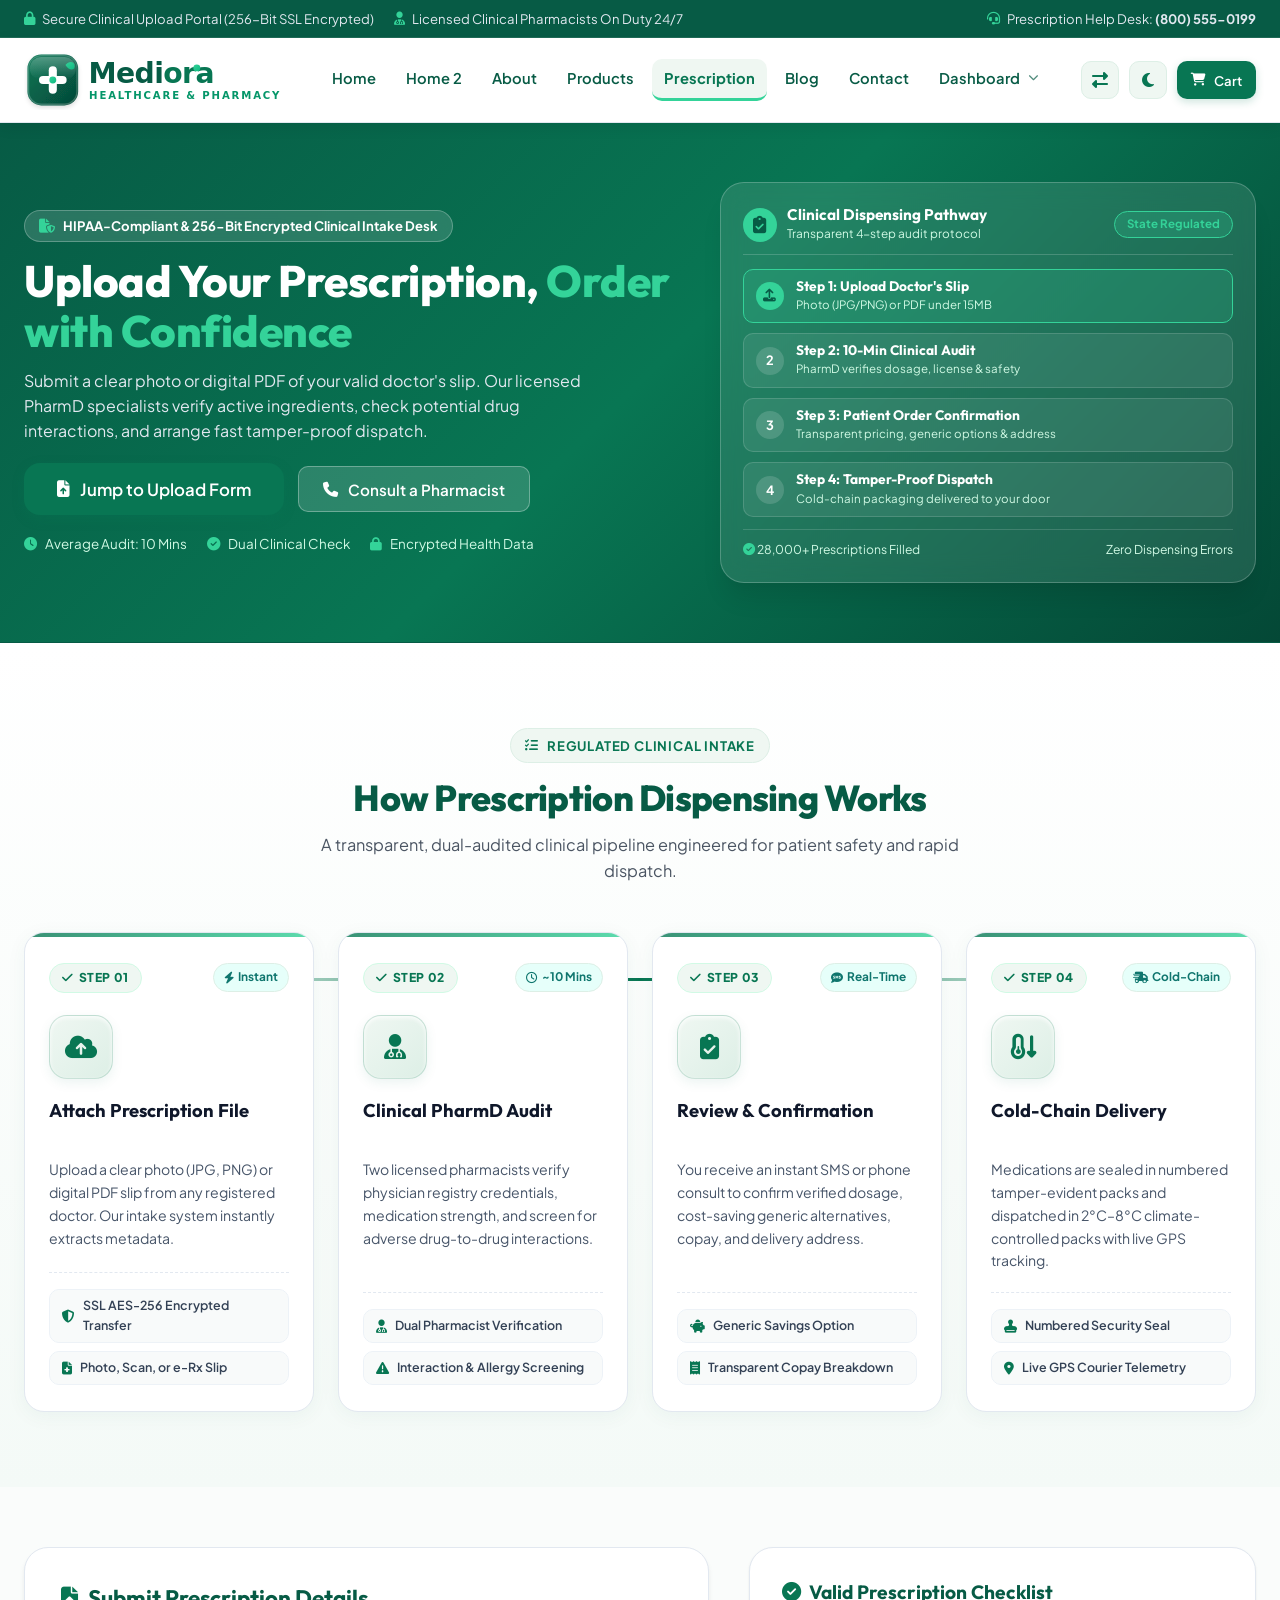
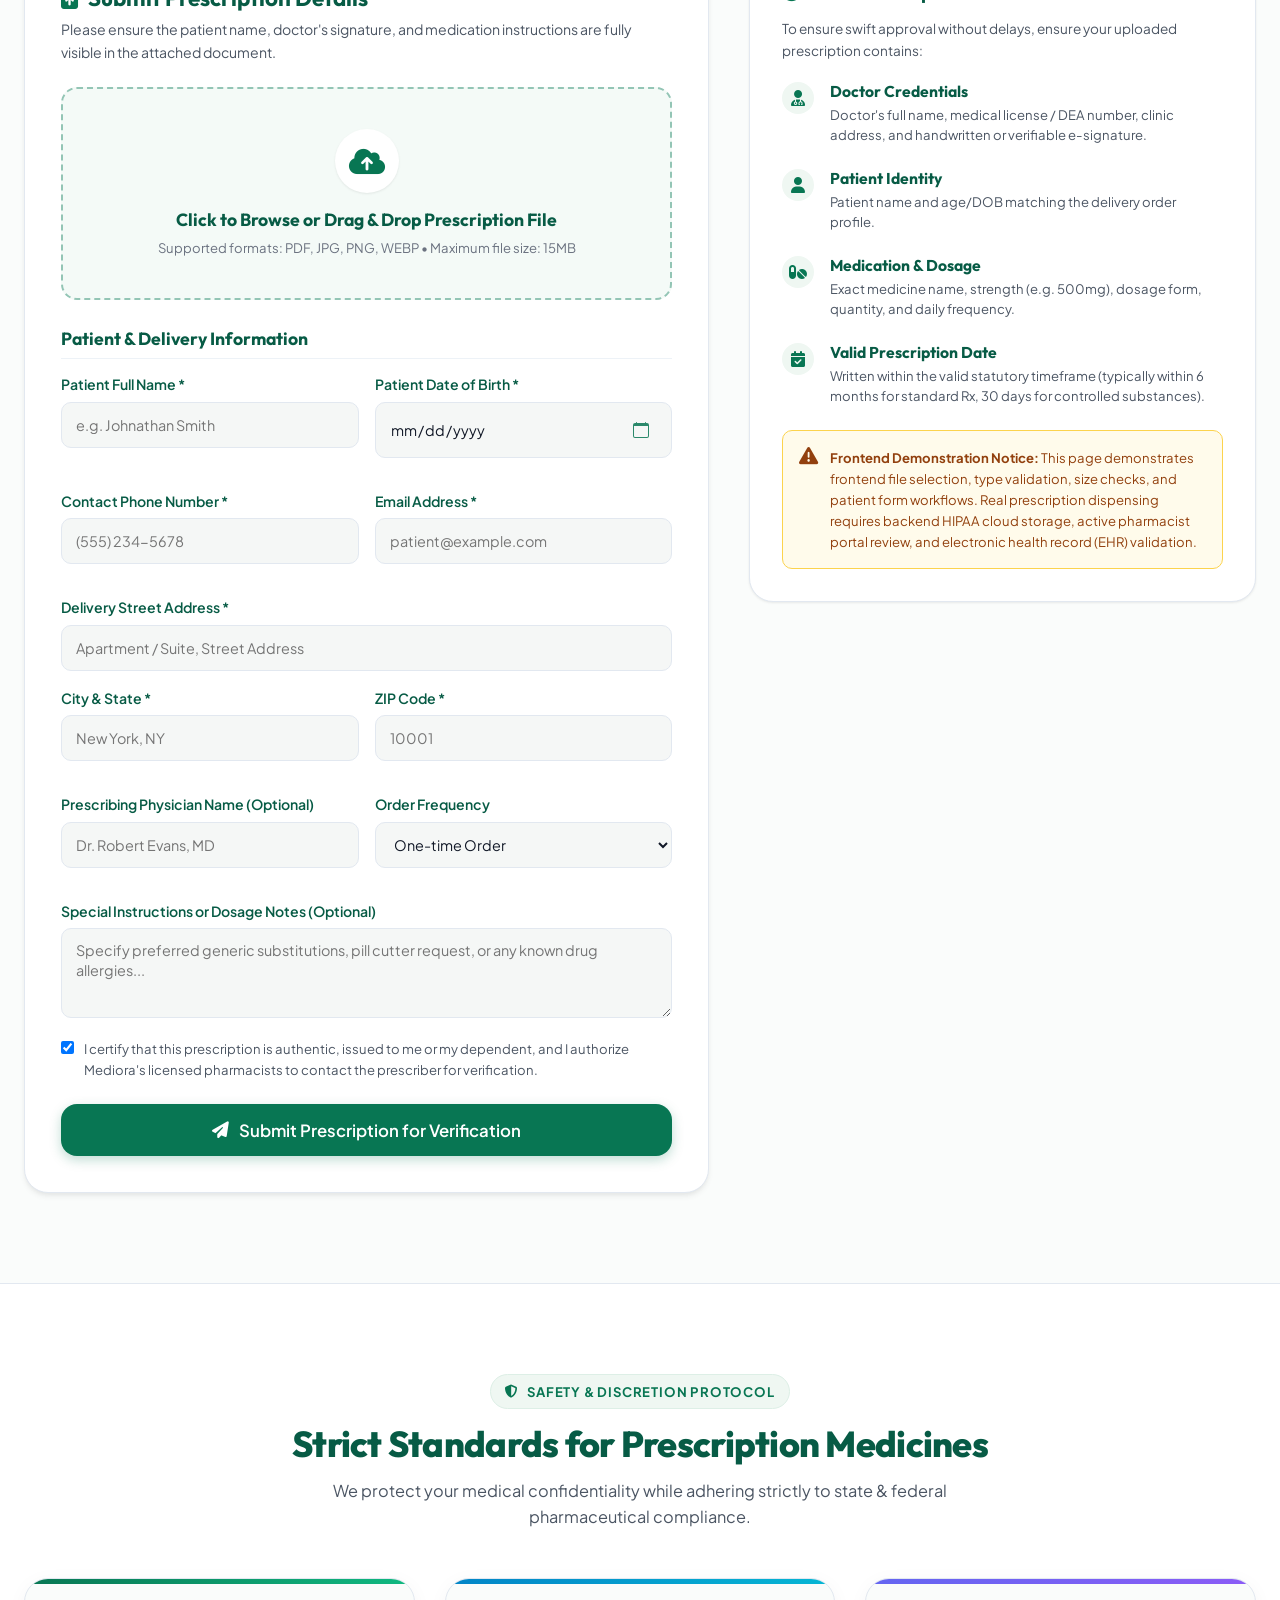
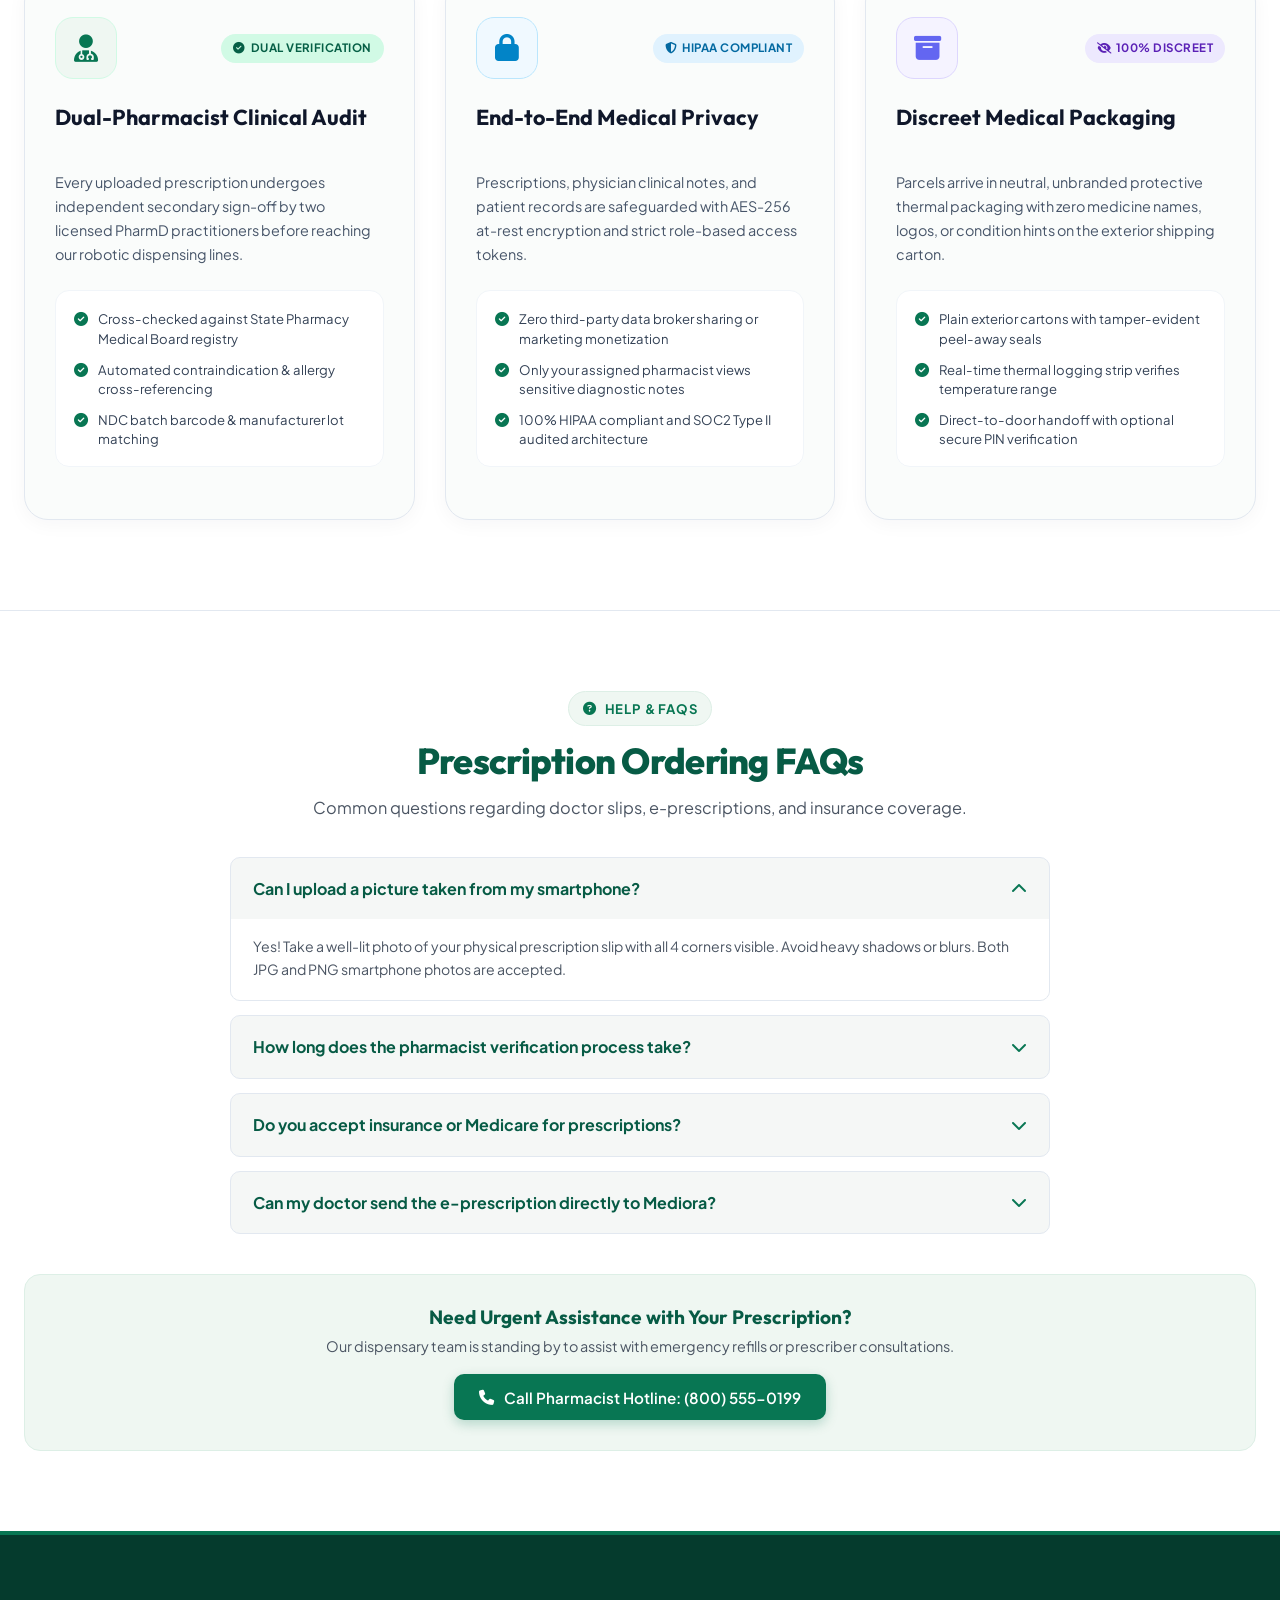
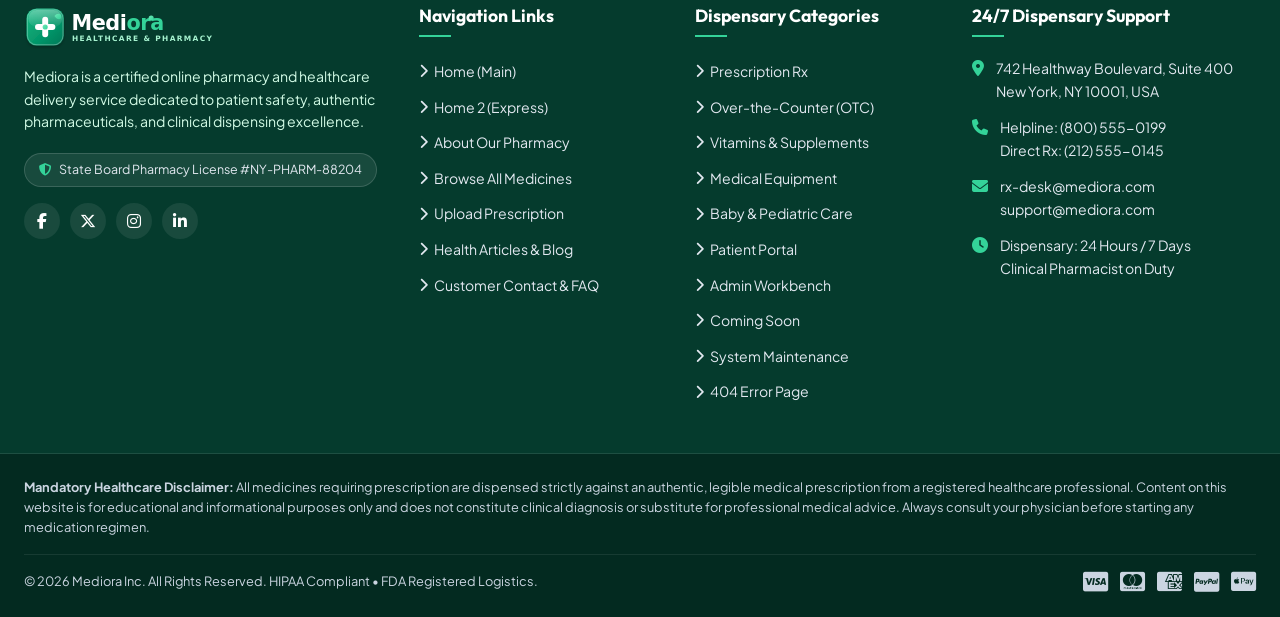
<file: upload-prescription.html>
<!DOCTYPE html>
<html lang="en">
<head>
  <meta charset="UTF-8">
  <meta name="viewport" content="width=device-width, initial-scale=1.0">
  <title>Upload Your Prescription, Order with Confidence | Mediora</title>
  <meta name="description" content="Securely upload your doctor's prescription for rapid pharmacist review, dosage verification, and swift doorstep medicine delivery. State licensed dispensary.">
  <link rel="icon" type="image/svg+xml" href="images/favicon.svg">
  <link rel="stylesheet" href="https://cdnjs.cloudflare.com/ajax/libs/font-awesome/6.5.2/css/all.min.css">
  <link rel="stylesheet" href="https://cdn.jsdelivr.net/npm/@fortawesome/fontawesome-free@6.5.2/css/all.min.css">
  <link rel="stylesheet" href="css/style.css">
  <script>
    (function(){
      try {
        if(localStorage.getItem('mediora_theme_mode') === 'dark') {
          document.documentElement.setAttribute('data-theme', 'dark');
        }
        if(localStorage.getItem('mediora_direction') === 'rtl') {
          document.documentElement.setAttribute('dir', 'rtl');
        }
      } catch(e){}
    })();
  </script>
</head>
<body>

  <!-- TOP BAR -->
  <div class="top-bar">
    <div class="container top-bar-inner">
      <div class="top-bar-left">
        <div class="top-bar-item">
          <i class="fa-solid fa-lock"></i>
          <span>Secure Clinical Upload Portal (256-Bit SSL Encrypted)</span>
        </div>
        <div class="top-bar-item">
          <i class="fa-solid fa-user-doctor"></i>
          <span>Licensed Clinical Pharmacists On Duty 24/7</span>
        </div>
      </div>
      <div class="top-bar-right">
        <div class="top-bar-item">
          <i class="fa-solid fa-headset"></i>
          <span>Prescription Help Desk: <strong>(800) 555-0199</strong></span>
        </div>
      </div>
    </div>
  </div>

  <div class="header-sticky-container">
    <header class="main-header">
      <div class="container header-inner">
        <!-- Pharmacy Logo -->
        <a href="index.html" class="brand-logo" title="Mediora Home">
          <img src="images/logo.svg" alt="Mediora Logo" class="logo-light">
          <img src="images/logo-white.svg" alt="Mediora Logo" class="logo-dark">
        </a>

        <!-- Main Navigation Menu (Desktop Single Line) -->
        <nav class="header-nav" aria-label="Main Navigation">
          <ul class="nav-links">
            <li><a href="index.html" class="nav-link">Home</a></li>
            <li><a href="home-2.html" class="nav-link">Home 2</a></li>
            <li><a href="about.html" class="nav-link">About</a></li>
            <li><a href="products.html" class="nav-link">Products</a></li>
            <li><a href="upload-prescription.html" class="nav-link active">Prescription</a></li>
            <li><a href="blog.html" class="nav-link">Blog</a></li>
            <li><a href="contact.html" class="nav-link">Contact</a></li>
            <li class="nav-item-dropdown">
              <a href="user-dashboard.html" class="nav-link">Dashboard <i class="fa-solid fa-chevron-down nav-caret"></i></a>
              <div class="nav-dropdown-menu">
                <a href="user-dashboard.html" class="nav-dropdown-item"><i class="fa-solid fa-id-card-clip"></i> Patient Dashboard</a>
                <a href="admin-dashboard.html" class="nav-dropdown-item"><i class="fa-solid fa-shield-halved"></i> Admin Workbench</a>
              </div>
            </li>
          </ul>
        </nav>

        <!-- Header Actions: RTL, Theme, Cart & Mobile Toggle -->
        <div class="header-actions">
          <button type="button" class="header-action-btn rtl-toggle-btn" id="rtlToggleBtn" aria-label="Toggle RTL Layout" title="Toggle RTL / LTR layout" onclick="window.PharmaApp.toggleRTL()">
            <i class="fa-solid fa-right-left"></i>
            <span class="toggle-text" style="display:none;">RTL</span>
          </button>

          <button type="button" class="header-action-btn theme-toggle-btn" id="themeToggleBtn" aria-label="Toggle Dark / Light Theme" title="Toggle Dark / Light Theme" onclick="window.PharmaApp.toggleTheme()">
            <i class="fa-solid fa-moon theme-icon"></i>
            <span class="toggle-text" style="display:none;">Dark</span>
          </button>

          <!-- Cart Button -->
          <div class="cart-btn-wrapper">
            <button type="button" class="cart-icon-btn" onclick="window.PharmaApp.openCartDrawer()" aria-label="Open Shopping Cart">
              <i class="fa-solid fa-cart-shopping"></i>
              <span>Cart</span>
              <span class="cart-badge-count" style="display:none;">0</span>
            </button>
          </div>

          <button type="button" class="mobile-nav-toggle" aria-label="Toggle Navigation">
            <i class="fa-solid fa-bars"></i>
          </button>
        </div>
      </div>
    </header>

    <!-- Mobile Navigation Drawer -->
    <nav class="nav-bar">
      <div class="container nav-inner">

        <!-- Mobile View Exclusive: Account Panel -->
        <div class="mobile-menu-account">
          <div class="mobile-account-card">
            <div class="mobile-account-avatar"><i class="fa-regular fa-user"></i></div>
            <div class="mobile-account-info">
              <span class="mobile-account-label">Patient Access</span>
              <h5 class="mobile-account-name">My Account</h5>
            </div>
          </div>
          <div class="mobile-account-links">
            <a href="javascript:void(0)" class="mobile-account-link" onclick="window.PharmaApp.openAuthModal('login'); document.querySelector('.nav-bar')?.classList.remove('mobile-open');">
              <i class="fa-solid fa-right-to-bracket"></i>
              <span>Login / Sign Up</span>
            </a>
            <a href="user-dashboard.html" class="mobile-account-link">
              <i class="fa-solid fa-id-card-clip"></i>
              <span>User Portal</span>
            </a>
            <a href="admin-dashboard.html" class="mobile-account-link">
              <i class="fa-solid fa-shield-halved"></i>
              <span>Admin</span>
            </a>
          </div>
        </div>

        <!-- Mobile View Exclusive: Cart CTA Card -->
        <div class="mobile-menu-cart">
          <button type="button" class="mobile-menu-cart-btn" onclick="window.PharmaApp.openCartDrawer(); document.querySelector('.nav-bar')?.classList.remove('mobile-open');">
            <div class="mobile-menu-cart-icon">
              <i class="fa-solid fa-cart-shopping"></i>
              <span class="cart-badge-count" style="display:none;">0</span>
            </div>
            <div class="mobile-menu-cart-info">
              <span class="mobile-menu-cart-sub">Order Summary</span>
              <strong class="mobile-menu-cart-title">View Shopping Cart</strong>
            </div>
            <i class="fa-solid fa-chevron-right mobile-menu-cart-arrow"></i>
          </button>
        </div>

        <!-- Mobile View Exclusive: Medicine Search -->
        <div class="mobile-menu-search">
          <form action="products.html" method="GET">
            <input type="text" name="q" placeholder="Search medicines, vitamins..." aria-label="Search medicines in menu">
            <button type="submit" aria-label="Search"><i class="fa-solid fa-magnifying-glass"></i></button>
          </form>
        </div>

        <!-- Navigation Links (All Pages + Dashboard) -->
        <ul class="nav-links">
          <li><a href="index.html" class="nav-link"><i class="fa-solid fa-house"></i> Home</a></li>
          <li><a href="home-2.html" class="nav-link"><i class="fa-solid fa-bolt"></i> Home 2</a></li>
          <li><a href="about.html" class="nav-link"><i class="fa-solid fa-circle-info"></i> About</a></li>
          <li><a href="products.html" class="nav-link"><i class="fa-solid fa-tablets"></i> Products</a></li>
          <li><a href="upload-prescription.html" class="nav-link active"><i class="fa-solid fa-file-prescription"></i> Prescription</a></li>
          <li><a href="blog.html" class="nav-link"><i class="fa-solid fa-book-medical"></i> Blog</a></li>
          <li><a href="contact.html" class="nav-link"><i class="fa-solid fa-envelope"></i> Contact</a></li>
          <li><a href="user-dashboard.html" class="nav-link"><i class="fa-solid fa-gauge-high"></i> Dashboard</a></li>
        </ul>

        <!-- Mobile View Exclusive: CTA Group -->
        <div class="mobile-menu-cta-group">
          <a href="upload-prescription.html" class="btn btn-primary mobile-cta-btn">
            <i class="fa-solid fa-file-arrow-up"></i> Upload Doctor's Rx Slip
          </a>
          <a href="tel:8005550199" class="nav-phone-cta">
            <i class="fa-solid fa-headset"></i>
            <span>24/7 Hotline: <strong>(800) 555-0199</strong></span>
          </a>
        </div>

      </div>
    </nav>
  </div>

  <!-- =========================================================================
       SECTION 1: HERO - “Upload Your Prescription, Order with Confidence” (Unified 520px)
       ========================================================================= -->
  <section class="hero-unified hero-bg-rx">
    <div class="container">
      <div class="hero-unified-grid grid-balanced">
        <div class="hero-content">
          <div class="hero-badge-pill">
            <i class="fa-solid fa-file-shield"></i>
            <span>HIPAA-Compliant &amp; 256-Bit Encrypted Clinical Intake Desk</span>
          </div>
          <h1 class="hero-headline">
            Upload Your Prescription, <span>Order with Confidence</span>
          </h1>
          <p class="hero-subtext">
            Submit a clear photo or digital PDF of your valid doctor's slip. Our licensed PharmD specialists verify active ingredients, check potential drug interactions, and arrange fast tamper-proof dispatch.
          </p>
          <div class="hero-btn-group">
            <a href="#uploadSection" class="btn btn-primary btn-lg">
              <i class="fa-solid fa-file-arrow-up"></i> Jump to Upload Form
            </a>
            <a href="tel:18005550199" class="btn btn-secondary" style="background:rgba(255,255,255,0.15); border-color:rgba(255,255,255,0.3); color:#FFFFFF;">
              <i class="fa-solid fa-phone"></i> Consult a Pharmacist
            </a>
          </div>
          <div style="display:flex; align-items:center; gap:20px; font-size:0.84rem; color:#D1FAE5; margin-top:16px; flex-wrap:wrap;">
            <span><i class="fa-solid fa-clock" style="color:#34D399; margin-right:6px;"></i> Average Audit: 10 Mins</span>
            <span><i class="fa-solid fa-circle-check" style="color:#34D399; margin-right:6px;"></i> Dual Clinical Check</span>
            <span><i class="fa-solid fa-lock" style="color:#34D399; margin-right:6px;"></i> Encrypted Health Data</span>
          </div>
        </div>

        <div class="hero-unified-media">
          <!-- 4-Step Live Clinical Workflow Card -->
          <div class="hero-rx-flow-card" style="width:100%;">
            <div class="rx-flow-header">
              <div style="display:flex; align-items:center; gap:10px;">
                <div style="width:34px; height:34px; border-radius:50%; background:#34D399; color:var(--dark-forest); display:flex; align-items:center; justify-content:center; font-size:1.1rem; font-weight:800;">
                  <i class="fa-solid fa-clipboard-check"></i>
                </div>
                <div>
                  <h4 style="font-size:0.96rem; color:#FFFFFF; margin:0; font-weight:700;">Clinical Dispensing Pathway</h4>
                  <p style="font-size:0.74rem; color:#D1FAE5; margin:0;">Transparent 4-step audit protocol</p>
                </div>
              </div>
              <span class="badge" style="background:rgba(52,211,153,0.2); color:#34D399; border:1px solid #34D399; font-size:0.72rem;">State Regulated</span>
            </div>

            <div class="rx-flow-list">
              <div class="rx-flow-step active">
                <div class="rx-flow-step-num"><i class="fa-solid fa-upload"></i></div>
                <div class="rx-flow-step-info">
                  <h5>Step 1: Upload Doctor's Slip</h5>
                  <p>Photo (JPG/PNG) or PDF under 15MB</p>
                </div>
              </div>
              <div class="rx-flow-step">
                <div class="rx-flow-step-num">2</div>
                <div class="rx-flow-step-info">
                  <h5>Step 2: 10-Min Clinical Audit</h5>
                  <p>PharmD verifies dosage, license &amp; safety</p>
                </div>
              </div>
              <div class="rx-flow-step">
                <div class="rx-flow-step-num">3</div>
                <div class="rx-flow-step-info">
                  <h5>Step 3: Patient Order Confirmation</h5>
                  <p>Transparent pricing, generic options &amp; address</p>
                </div>
              </div>
              <div class="rx-flow-step">
                <div class="rx-flow-step-num">4</div>
                <div class="rx-flow-step-info">
                  <h5>Step 4: Tamper-Proof Dispatch</h5>
                  <p>Cold-chain packaging delivered to your door</p>
                </div>
              </div>
            </div>

            <div style="margin-top:12px; padding-top:10px; border-top:1px solid rgba(255,255,255,0.15); display:flex; align-items:center; justify-content:space-between; font-size:0.76rem; color:#D1FAE5;">
              <span><i class="fa-solid fa-circle-check" style="color:#34D399;"></i> 28,000+ Prescriptions Filled</span>
              <span>Zero Dispensing Errors</span>
            </div>
          </div>
        </div>
      </div>
    </div>
  </section>

  <!-- =========================================================================
       SECTION 2: 4-STEP EXPLANATION OF PRESCRIPTION ORDERING PROCESS (REDESIGNED)
       ========================================================================= -->
  <section class="rx-intake-section">
    <div class="container">
      <div class="text-center">
        <span class="section-tag"><i class="fa-solid fa-list-check"></i> Regulated Clinical Intake</span>
        <h2 class="section-title">How Prescription Dispensing Works</h2>
        <p class="section-subtitle">A transparent, dual-audited clinical pipeline engineered for patient safety and rapid dispatch.</p>
      </div>

      <div class="rx-intake-grid">
        <!-- Step 1 -->
        <div class="rx-intake-card">
          <div class="rx-intake-top">
            <span class="rx-intake-step-badge"><i class="fa-solid fa-check"></i> Step 01</span>
            <span class="rx-intake-time-badge"><i class="fa-solid fa-bolt"></i> Instant</span>
          </div>
          <div class="rx-intake-icon-wrap">
            <i class="fa-solid fa-cloud-arrow-up"></i>
          </div>
          <h4>Attach Prescription File</h4>
          <p>Upload a clear photo (JPG, PNG) or digital PDF slip from any registered doctor. Our intake system instantly extracts metadata.</p>
          <div class="rx-intake-chips">
            <div class="rx-intake-chip">
              <i class="fa-solid fa-shield-halved"></i> SSL AES-256 Encrypted Transfer
            </div>
            <div class="rx-intake-chip">
              <i class="fa-solid fa-file-medical"></i> Photo, Scan, or e-Rx Slip
            </div>
          </div>
        </div>

        <!-- Step 2 -->
        <div class="rx-intake-card">
          <div class="rx-intake-top">
            <span class="rx-intake-step-badge"><i class="fa-solid fa-check"></i> Step 02</span>
            <span class="rx-intake-time-badge"><i class="fa-regular fa-clock"></i> ~10 Mins</span>
          </div>
          <div class="rx-intake-icon-wrap">
            <i class="fa-solid fa-user-doctor"></i>
          </div>
          <h4>Clinical PharmD Audit</h4>
          <p>Two licensed pharmacists verify physician registry credentials, medication strength, and screen for adverse drug-to-drug interactions.</p>
          <div class="rx-intake-chips">
            <div class="rx-intake-chip">
              <i class="fa-solid fa-user-doctor"></i> Dual Pharmacist Verification
            </div>
            <div class="rx-intake-chip">
              <i class="fa-solid fa-triangle-exclamation"></i> Interaction &amp; Allergy Screening
            </div>
          </div>
        </div>

        <!-- Step 3 -->
        <div class="rx-intake-card">
          <div class="rx-intake-top">
            <span class="rx-intake-step-badge"><i class="fa-solid fa-check"></i> Step 03</span>
            <span class="rx-intake-time-badge"><i class="fa-solid fa-comment-sms"></i> Real-Time</span>
          </div>
          <div class="rx-intake-icon-wrap">
            <i class="fa-solid fa-clipboard-check"></i>
          </div>
          <h4>Review &amp; Confirmation</h4>
          <p>You receive an instant SMS or phone consult to confirm verified dosage, cost-saving generic alternatives, copay, and delivery address.</p>
          <div class="rx-intake-chips">
            <div class="rx-intake-chip">
              <i class="fa-solid fa-piggy-bank"></i> Generic Savings Option
            </div>
            <div class="rx-intake-chip">
              <i class="fa-solid fa-receipt"></i> Transparent Copay Breakdown
            </div>
          </div>
        </div>

        <!-- Step 4 -->
        <div class="rx-intake-card">
          <div class="rx-intake-top">
            <span class="rx-intake-step-badge"><i class="fa-solid fa-check"></i> Step 04</span>
            <span class="rx-intake-time-badge"><i class="fa-solid fa-truck-fast"></i> Cold-Chain</span>
          </div>
          <div class="rx-intake-icon-wrap">
            <i class="fa-solid fa-temperature-arrow-down"></i>
          </div>
          <h4>Cold-Chain Delivery</h4>
          <p>Medications are sealed in numbered tamper-evident packs and dispatched in 2°C–8°C climate-controlled packs with live GPS tracking.</p>
          <div class="rx-intake-chips">
            <div class="rx-intake-chip">
              <i class="fa-solid fa-stamp"></i> Numbered Security Seal
            </div>
            <div class="rx-intake-chip">
              <i class="fa-solid fa-location-dot"></i> Live GPS Courier Telemetry
            </div>
          </div>
        </div>
      </div>
    </div>
  </section>

  <!-- =========================================================================
       SECTION 3 & 4: PRESCRIPTION UPLOAD FORM & PATIENT DETAILS FORM
       ========================================================================= -->
  <section class="upload-page-section" id="uploadSection">
    <div class="container">
      <div class="upload-grid">
        <!-- Main Upload & Details Form Card -->
        <div class="upload-form-card">
          <h3 style="font-size:1.4rem; margin-bottom:6px; display:flex; align-items:center; gap:10px;">
            <i class="fa-solid fa-file-arrow-up" style="color:var(--primary-green);"></i>
            Submit Prescription Details
          </h3>
          <p style="color:var(--text-secondary); font-size:0.88rem; margin-bottom:24px;">
            Please ensure the patient name, doctor's signature, and medication instructions are fully visible in the attached document.
          </p>

          <form id="rxUploadForm">
            <!-- SECTION 3: Drag & Drop Dropzone -->
            <div class="dropzone-box" id="prescriptionDropzone">
              <input type="file" id="prescriptionFileInput" class="file-input-hidden" accept=".pdf,image/jpeg,image/png,image/webp">
              <div class="dropzone-icon">
                <i class="fa-solid fa-cloud-arrow-up"></i>
              </div>
              <h4 class="dropzone-title">Click to Browse or Drag &amp; Drop Prescription File</h4>
              <p class="dropzone-hint">Supported formats: PDF, JPG, PNG, WEBP • Maximum file size: 15MB</p>
            </div>

            <!-- Selected File Preview Chip -->
            <div class="selected-file-preview" id="filePreviewBox">
              <div class="preview-left">
                <i class="fa-solid fa-file-lines"></i>
                <div class="preview-info">
                  <h5 id="previewFileName">prescription_document.pdf</h5>
                  <span id="previewFileSize">1.8 MB • Ready to submit</span>
                </div>
              </div>
              <button type="button" class="remove-file-btn" id="removeFileBtn" title="Remove Attachment">
                <i class="fa-solid fa-circle-xmark"></i>
              </button>
            </div>

            <!-- SECTION 4: Customer Details Form -->
            <div style="margin-top:28px;">
              <h4 style="font-size:1.1rem; color:var(--dark-forest); margin-bottom:14px; padding-bottom:8px; border-bottom:1px solid var(--border-light);">
                Patient &amp; Delivery Information
              </h4>

              <div class="form-row">
                <div class="form-group">
                  <label for="patientName">Patient Full Name *</label>
                  <input type="text" id="patientName" class="form-control" required placeholder="e.g. Johnathan Smith">
                </div>
                <div class="form-group">
                  <label for="patientDob">Patient Date of Birth *</label>
                  <input type="date" id="patientDob" class="form-control" required>
                </div>
              </div>

              <div class="form-row">
                <div class="form-group">
                  <label for="patientPhone">Contact Phone Number *</label>
                  <input type="tel" id="patientPhone" class="form-control" required placeholder="(555) 234-5678">
                </div>
                <div class="form-group">
                  <label for="patientEmail">Email Address *</label>
                  <input type="email" id="patientEmail" class="form-control" required placeholder="patient@example.com">
                </div>
              </div>

              <div class="form-group">
                <label for="deliveryAddress">Delivery Street Address *</label>
                <input type="text" id="deliveryAddress" class="form-control" required placeholder="Apartment / Suite, Street Address">
              </div>

              <div class="form-row">
                <div class="form-group">
                  <label for="deliveryCity">City &amp; State *</label>
                  <input type="text" id="deliveryCity" class="form-control" required placeholder="New York, NY">
                </div>
                <div class="form-group">
                  <label for="deliveryZip">ZIP Code *</label>
                  <input type="text" id="deliveryZip" class="form-control" required maxlength="5" placeholder="10001">
                </div>
              </div>

              <div class="form-row">
                <div class="form-group">
                  <label for="doctorName">Prescribing Physician Name (Optional)</label>
                  <input type="text" id="doctorName" class="form-control" placeholder="Dr. Robert Evans, MD">
                </div>
                <div class="form-group">
                  <label for="refillOption">Order Frequency</label>
                  <select id="refillOption" class="form-control">
                    <option value="one-time">One-time Order</option>
                    <option value="monthly-refill">Auto Monthly Refill (Save 15%)</option>
                    <option value="90-day-supply">90-Day Maintenance Supply</option>
                  </select>
                </div>
              </div>

              <div class="form-group">
                <label for="orderNotes">Special Instructions or Dosage Notes (Optional)</label>
                <textarea id="orderNotes" class="form-control" rows="3" placeholder="Specify preferred generic substitutions, pill cutter request, or any known drug allergies..."></textarea>
              </div>

              <div style="margin:20px 0 24px 0; font-size:0.82rem; color:var(--text-secondary);">
                <label style="display:flex; align-items:flex-start; gap:10px; cursor:pointer;">
                  <input type="checkbox" required style="margin-top:3px;" checked>
                  <span>
                    I certify that this prescription is authentic, issued to me or my dependent, and I authorize Mediora's licensed pharmacists to contact the prescriber for verification.
                  </span>
                </label>
              </div>

              <button type="submit" class="btn btn-primary btn-lg" style="width:100%;">
                <i class="fa-solid fa-paper-plane"></i> Submit Prescription for Verification
              </button>
            </div>
          </form>
        </div>

        <!-- Right Side: Prescription Verification Guidelines & Sidebar -->
        <aside class="upload-guide-card">
          <h4 style="font-size:1.2rem; margin-bottom:14px; display:flex; align-items:center; gap:8px;">
            <i class="fa-solid fa-circle-check" style="color:var(--primary-green);"></i>
            Valid Prescription Checklist
          </h4>
          <p style="font-size:0.85rem; color:var(--text-secondary); margin-bottom:20px;">
            To ensure swift approval without delays, ensure your uploaded prescription contains:
          </p>

          <div class="guide-step-item">
            <div class="guide-num"><i class="fa-solid fa-user-doctor"></i></div>
            <div class="guide-text">
              <h4>Doctor Credentials</h4>
              <p>Doctor's full name, medical license / DEA number, clinic address, and handwritten or verifiable e-signature.</p>
            </div>
          </div>

          <div class="guide-step-item">
            <div class="guide-num"><i class="fa-solid fa-user"></i></div>
            <div class="guide-text">
              <h4>Patient Identity</h4>
              <p>Patient name and age/DOB matching the delivery order profile.</p>
            </div>
          </div>

          <div class="guide-step-item">
            <div class="guide-num"><i class="fa-solid fa-pills"></i></div>
            <div class="guide-text">
              <h4>Medication &amp; Dosage</h4>
              <p>Exact medicine name, strength (e.g. 500mg), dosage form, quantity, and daily frequency.</p>
            </div>
          </div>

          <div class="guide-step-item">
            <div class="guide-num"><i class="fa-solid fa-calendar-check"></i></div>
            <div class="guide-text">
              <h4>Valid Prescription Date</h4>
              <p>Written within the valid statutory timeframe (typically within 6 months for standard Rx, 30 days for controlled substances).</p>
            </div>
          </div>

          <!-- Prototype Disclaimer Card -->
          <div class="demo-disclaimer-card">
            <i class="fa-solid fa-triangle-exclamation" style="font-size:1.2rem; flex-shrink:0;"></i>
            <div>
              <strong>Frontend Demonstration Notice:</strong> This page demonstrates frontend file selection, type validation, size checks, and patient form workflows. Real prescription dispensing requires backend HIPAA cloud storage, active pharmacist portal review, and electronic health record (EHR) validation.
            </div>
          </div>
        </aside>
      </div>
    </div>
  </section>

  <!-- =========================================================================
       SECTION 5: PRESCRIPTION SAFETY, PRIVACY & PHARMACIST VERIFICATION (REDESIGNED)
       ========================================================================= -->
  <section class="rx-standards-section">
    <div class="container">
      <div class="text-center">
        <span class="section-tag"><i class="fa-solid fa-shield-halved"></i> Safety &amp; Discretion Protocol</span>
        <h2 class="section-title">Strict Standards for Prescription Medicines</h2>
        <p class="section-subtitle">We protect your medical confidentiality while adhering strictly to state &amp; federal pharmaceutical compliance.</p>
      </div>

      <div class="rx-standards-grid">
        <!-- Card 1: Dual Pharmacist Audit -->
        <div class="rx-standard-card">
          <div class="rx-std-stripe emerald"></div>
          <div class="rx-std-header">
            <div class="rx-std-icon-box emerald">
              <i class="fa-solid fa-user-doctor"></i>
            </div>
            <span class="rx-std-pill emerald"><i class="fa-solid fa-circle-check"></i> Dual Verification</span>
          </div>
          <h4>Dual-Pharmacist Clinical Audit</h4>
          <p>Every uploaded prescription undergoes independent secondary sign-off by two licensed PharmD practitioners before reaching our robotic dispensing lines.</p>
          <div class="rx-std-points-list">
            <div class="rx-std-point-item">
              <i class="fa-solid fa-circle-check"></i>
              <span>Cross-checked against State Pharmacy Medical Board registry</span>
            </div>
            <div class="rx-std-point-item">
              <i class="fa-solid fa-circle-check"></i>
              <span>Automated contraindication &amp; allergy cross-referencing</span>
            </div>
            <div class="rx-std-point-item">
              <i class="fa-solid fa-circle-check"></i>
              <span>NDC batch barcode &amp; manufacturer lot matching</span>
            </div>
          </div>
        </div>

        <!-- Card 2: End-to-End Privacy -->
        <div class="rx-standard-card">
          <div class="rx-std-stripe cyan"></div>
          <div class="rx-std-header">
            <div class="rx-std-icon-box cyan">
              <i class="fa-solid fa-lock"></i>
            </div>
            <span class="rx-std-pill cyan"><i class="fa-solid fa-shield-halved"></i> HIPAA Compliant</span>
          </div>
          <h4>End-to-End Medical Privacy</h4>
          <p>Prescriptions, physician clinical notes, and patient records are safeguarded with AES-256 at-rest encryption and strict role-based access tokens.</p>
          <div class="rx-std-points-list">
            <div class="rx-std-point-item">
              <i class="fa-solid fa-circle-check"></i>
              <span>Zero third-party data broker sharing or marketing monetization</span>
            </div>
            <div class="rx-std-point-item">
              <i class="fa-solid fa-circle-check"></i>
              <span>Only your assigned pharmacist views sensitive diagnostic notes</span>
            </div>
            <div class="rx-std-point-item">
              <i class="fa-solid fa-circle-check"></i>
              <span>100% HIPAA compliant and SOC2 Type II audited architecture</span>
            </div>
          </div>
        </div>

        <!-- Card 3: Discreet Packaging -->
        <div class="rx-standard-card">
          <div class="rx-std-stripe purple"></div>
          <div class="rx-std-header">
            <div class="rx-std-icon-box purple">
              <i class="fa-solid fa-box-archive"></i>
            </div>
            <span class="rx-std-pill purple"><i class="fa-solid fa-eye-slash"></i> 100% Discreet</span>
          </div>
          <h4>Discreet Medical Packaging</h4>
          <p>Parcels arrive in neutral, unbranded protective thermal packaging with zero medicine names, logos, or condition hints on the exterior shipping carton.</p>
          <div class="rx-std-points-list">
            <div class="rx-std-point-item">
              <i class="fa-solid fa-circle-check"></i>
              <span>Plain exterior cartons with tamper-evident peel-away seals</span>
            </div>
            <div class="rx-std-point-item">
              <i class="fa-solid fa-circle-check"></i>
              <span>Real-time thermal logging strip verifies temperature range</span>
            </div>
            <div class="rx-std-point-item">
              <i class="fa-solid fa-circle-check"></i>
              <span>Direct-to-door handoff with optional secure PIN verification</span>
            </div>
          </div>
        </div>
      </div>
    </div>
  </section>

  <!-- =========================================================================
       SECTION 6: FREQUENTLY ASKED QUESTIONS & SUPPORT CALLOUT
       ========================================================================= -->
  <section class="faq-section">
    <div class="container">
      <div class="text-center">
        <span class="section-tag"><i class="fa-solid fa-circle-question"></i> Help &amp; FAQs</span>
        <h2 class="section-title">Prescription Ordering FAQs</h2>
        <p class="section-subtitle">Common questions regarding doctor slips, e-prescriptions, and insurance coverage.</p>
      </div>

      <div class="faq-list">
        <div class="faq-item active">
          <div class="faq-question">
            <span>Can I upload a picture taken from my smartphone?</span>
            <i class="fa-solid fa-chevron-down"></i>
          </div>
          <div class="faq-answer">
            <p>Yes! Take a well-lit photo of your physical prescription slip with all 4 corners visible. Avoid heavy shadows or blurs. Both JPG and PNG smartphone photos are accepted.</p>
          </div>
        </div>

        <div class="faq-item">
          <div class="faq-question">
            <span>How long does the pharmacist verification process take?</span>
            <i class="fa-solid fa-chevron-down"></i>
          </div>
          <div class="faq-answer">
            <p>During standard hours, our clinical pharmacists review uploaded prescriptions within 10 to 15 minutes. Once approved, you will receive an SMS and email notification with an order confirmation link.</p>
          </div>
        </div>

        <div class="faq-item">
          <div class="faq-question">
            <span>Do you accept insurance or Medicare for prescriptions?</span>
            <i class="fa-solid fa-chevron-down"></i>
          </div>
          <div class="faq-answer">
            <p>Yes. Our pharmacy accepts most major insurance providers and Medicare Part D plans. After uploading your slip, our billing coordinator will calculate your exact copay amount before dispensing.</p>
          </div>
        </div>

        <div class="faq-item">
          <div class="faq-question">
            <span>Can my doctor send the e-prescription directly to Mediora?</span>
            <i class="fa-solid fa-chevron-down"></i>
          </div>
          <div class="faq-answer">
            <p>Certainly. Your prescribing doctor can route e-prescriptions directly to <strong>Mediora Dispensary (NCPDP ID: 994821)</strong> through any standard EHR software (Epic, Cerner, AthenaHealth).</p>
          </div>
        </div>
      </div>

      <!-- Support Callout Box -->
      <div class="rx-support-callout" style="text-align:center; margin-top:40px; padding:30px; background:var(--soft-medical-green); border-radius:var(--radius-lg); border:1px solid var(--mint-green);">
        <h4 style="font-size:1.2rem; margin-bottom:6px;">Need Urgent Assistance with Your Prescription?</h4>
        <p style="color:var(--text-secondary); font-size:0.9rem; margin-bottom:16px;">Our dispensary team is standing by to assist with emergency refills or prescriber consultations.</p>
        <a href="tel:18005550199" class="btn btn-primary">
          <i class="fa-solid fa-phone"></i> Call Pharmacist Hotline: (800) 555-0199
        </a>
      </div>
    </div>
  </section>

  <!-- =========================================================================
       SUBMISSION CONFIRMATION MODAL
       ========================================================================= -->
  <div class="modal-backdrop" id="rxSuccessModal">
    <div class="modal-card" style="max-width:520px; text-align:center;">
      <div class="modal-body" style="padding:36px 28px;">
        <div style="width:68px; height:68px; border-radius:50%; background:var(--soft-medical-green); color:var(--primary-green); display:flex; align-items:center; justify-content:center; font-size:2rem; margin:0 auto 16px auto;">
          <i class="fa-solid fa-circle-check"></i>
        </div>
        <h3 style="font-size:1.4rem; margin-bottom:8px;">Prescription Submitted for Review!</h3>
        <p style="font-size:0.92rem; color:var(--text-secondary); line-height:1.6; margin-bottom:16px;">
          Your prescription document and delivery details have been received under Reference <strong>#RX-SUB-44910</strong>. A licensed pharmacist has been assigned to verify the prescription details.
        </p>
        <div style="background:#FFFBEB; border:1px solid #FCD34D; border-radius:var(--radius-md); padding:12px; font-size:0.8rem; color:#92400E; text-align:left; margin-bottom:20px;">
          <i class="fa-solid fa-circle-info"></i> <strong>Interactive Demo Status:</strong> This is a frontend demonstration simulating prescription file ingestion, validation, and patient data entry. In production, this initiates HIPAA-compliant cloud storage and licensed pharmacist EHR verification.
        </div>
        <div style="display:flex; gap:12px; justify-content:center;">
          <a href="user-dashboard.html" class="btn btn-primary">Track in Patient Portal</a>
          <button class="btn btn-secondary" onclick="window.PharmaApp.closeModal('rxSuccessModal')">Close</button>
        </div>
      </div>
    </div>
  </div>

  <!-- GLOBAL FOOTER -->
  <footer class="global-footer">
    <div class="container footer-grid">
      <div class="footer-col-brand">
        <a href="index.html">
          <img src="images/logo-white.svg" alt="Mediora" style="height:44px;">
        </a>
        <p>
          Mediora is a certified online pharmacy and healthcare delivery service dedicated to patient safety, authentic pharmaceuticals, and clinical dispensing excellence.
        </p>
        <div class="footer-licence-badge">
          <i class="fa-solid fa-shield-halved"></i>
          <span>State Board Pharmacy License #NY-PHARM-88204</span>
        </div>
        <div class="footer-social-links">
          <a href="#" class="social-link" title="Facebook"><i class="fa-brands fa-facebook-f"></i></a>
          <a href="#" class="social-link" title="Twitter"><i class="fa-brands fa-x-twitter"></i></a>
          <a href="#" class="social-link" title="Instagram"><i class="fa-brands fa-instagram"></i></a>
          <a href="#" class="social-link" title="LinkedIn"><i class="fa-brands fa-linkedin-in"></i></a>
        </div>
      </div>

      <div class="footer-col">
        <h4>Navigation Links</h4>
        <ul class="footer-links-list">
          <li><a href="index.html"><i class="fa-solid fa-chevron-right"></i> Home (Main)</a></li>
          <li><a href="home-2.html"><i class="fa-solid fa-chevron-right"></i> Home 2 (Express)</a></li>
          <li><a href="about.html"><i class="fa-solid fa-chevron-right"></i> About Our Pharmacy</a></li>
          <li><a href="products.html"><i class="fa-solid fa-chevron-right"></i> Browse All Medicines</a></li>
          <li><a href="upload-prescription.html"><i class="fa-solid fa-chevron-right"></i> Upload Prescription</a></li>
          <li><a href="blog.html"><i class="fa-solid fa-chevron-right"></i> Health Articles &amp; Blog</a></li>
          <li><a href="contact.html"><i class="fa-solid fa-chevron-right"></i> Customer Contact &amp; FAQ</a></li>
        </ul>
      </div>

      <div class="footer-col">
        <h4>Dispensary Categories</h4>
        <ul class="footer-links-list">
          <li><a href="products.html?cat=prescription"><i class="fa-solid fa-chevron-right"></i> Prescription Rx</a></li>
          <li><a href="products.html?cat=otc"><i class="fa-solid fa-chevron-right"></i> Over-the-Counter (OTC)</a></li>
          <li><a href="products.html?cat=vitamins"><i class="fa-solid fa-chevron-right"></i> Vitamins &amp; Supplements</a></li>
          <li><a href="products.html?cat=devices"><i class="fa-solid fa-chevron-right"></i> Medical Equipment</a></li>
          <li><a href="products.html?cat=baby"><i class="fa-solid fa-chevron-right"></i> Baby &amp; Pediatric Care</a></li>
          <li><a href="user-dashboard.html"><i class="fa-solid fa-chevron-right"></i> Patient Portal</a></li>
          <li><a href="admin-dashboard.html"><i class="fa-solid fa-chevron-right"></i> Admin Workbench</a></li>
          <li><a href="coming-soon.html"><i class="fa-solid fa-chevron-right"></i> Coming Soon</a></li>
          <li><a href="maintenance.html"><i class="fa-solid fa-chevron-right"></i> System Maintenance</a></li>
          <li><a href="404.html"><i class="fa-solid fa-chevron-right"></i> 404 Error Page</a></li>
        </ul>
      </div>

      <div class="footer-col">
        <h4>24/7 Dispensary Support</h4>
        <div class="footer-contact-item">
          <i class="fa-solid fa-location-dot"></i>
          <span>742 Healthway Boulevard, Suite 400<br>New York, NY 10001, USA</span>
        </div>
        <div class="footer-contact-item">
          <i class="fa-solid fa-phone"></i>
          <span>Helpline: (800) 555-0199<br>Direct Rx: (212) 555-0145</span>
        </div>
        <div class="footer-contact-item">
          <i class="fa-solid fa-envelope"></i>
          <span>rx-desk@mediora.com<br>support@mediora.com</span>
        </div>
        <div class="footer-contact-item">
          <i class="fa-solid fa-clock"></i>
          <span>Dispensary: 24 Hours / 7 Days<br>Clinical Pharmacist on Duty</span>
        </div>
      </div>
    </div>

    <div class="footer-disclaimer-bar">
      <div class="container">
        <p class="disclaimer-text">
          <strong>Mandatory Healthcare Disclaimer:</strong> All medicines requiring prescription are dispensed strictly against an authentic, legible medical prescription from a registered healthcare professional. Content on this website is for educational and informational purposes only and does not constitute clinical diagnosis or substitute for professional medical advice. Always consult your physician before starting any medication regimen.
        </p>
        <div class="footer-bottom-flex">
          <div>
            &copy; 2026 Mediora Inc. All Rights Reserved. HIPAA Compliant • FDA Registered Logistics.
          </div>
          <div class="payment-badges" title="Accepted Payment Methods">
            <i class="fa-brands fa-cc-visa"></i>
            <i class="fa-brands fa-cc-mastercard"></i>
            <i class="fa-brands fa-cc-amex"></i>
            <i class="fa-brands fa-cc-paypal"></i>
            <i class="fa-brands fa-cc-apple-pay"></i>
          </div>
        </div>
      </div>
    </div>
  </footer>

  <!-- CART DRAWER & OVERLAY -->
  <div class="cart-overlay" id="cartOverlay"></div>
  <aside class="cart-drawer" id="cartDrawer" aria-label="Shopping Cart Drawer">
    <div class="cart-drawer-header">
      <h3><i class="fa-solid fa-basket-shopping" style="color:var(--primary-green);"></i> Your Pharmacy Cart</h3>
      <button class="cart-close-btn" onclick="window.PharmaApp.closeCartDrawer()"><i class="fa-solid fa-xmark"></i></button>
    </div>
    <div id="cartRxWarningBox" class="cart-rx-warning" style="display:none;">
      <i class="fa-solid fa-triangle-exclamation"></i> Contains prescription medicines. You must provide a valid prescription before order dispatch.
    </div>
    <div class="cart-drawer-body" id="cartDrawerBody"></div>
    <div class="cart-drawer-footer">
      <div class="cart-summary-line"><span>Subtotal</span><strong id="cartSubtotal">$0.00</strong></div>
      <div class="cart-summary-line"><span>Estimated Delivery Fee</span><strong id="cartShipping">$0.00</strong></div>
      <div class="cart-total-line"><span>Estimated Total</span><span id="cartTotal" style="color:var(--primary-green);">$0.00</span></div>
      <button class="btn btn-primary btn-lg" style="width:100%;" id="proceedCheckoutBtn">
        Proceed to Checkout <i class="fa-solid fa-arrow-right"></i>
      </button>
    </div>
  </aside>

  <!-- AUTH MODAL -->
  <div class="modal-backdrop" id="authModal">
    <div class="modal-card">
      <div class="modal-header">
        <h3>Patient &amp; Staff Portal Access</h3>
        <button class="modal-close-btn" onclick="window.PharmaApp.closeModal('authModal')"><i class="fa-solid fa-xmark"></i></button>
      </div>
      <div class="modal-body">
        <div class="auth-tabs">
          <button class="auth-tab-btn active" id="loginTabBtn" onclick="window.PharmaApp.switchAuthTab('login')">Patient Login</button>
          <button class="auth-tab-btn" id="registerTabBtn" onclick="window.PharmaApp.switchAuthTab('register')">New Registration</button>
        </div>
        <form id="loginForm" onsubmit="event.preventDefault(); window.PharmaApp.showToast('Login successful! Welcome back.', 'success'); window.PharmaApp.closeModal('authModal');">
          <div class="form-group"><label>Email Address</label><input type="email" class="form-control" required value="demo@patient.com"></div>
          <div class="form-group"><label>Password</label><input type="password" class="form-control" required value="password123"></div>
          <button type="submit" class="btn btn-primary" style="width:100%;">Sign In</button>
        </form>
      </div>
    </div>
  </div>

  <!-- Scripts -->
  <script src="js/data.js"></script>
  <script src="js/main.js"></script>
</body>
</html>
</file>
<file: css/style.css>
/* ==========================================================================
   Mediora - Professional Healthcare & Medicine Delivery Stylesheet
   Color Palette:
   - Deep Pharmacy Green: #087653
   - Dark Forest Green:   #075B45
   - Mint Green:          #DDEFE6
   - Soft Medical Green:  #EFF7F2
   - Neutral Gray:        #F5F7F6
   - White:               #FFFFFF
   - Dark Charcoal:       #111827 / #1F2937
   ========================================================================== */

@import url('https://fonts.googleapis.com/css2?family=Outfit:wght@400;500;600;700;800&family=Plus+Jakarta+Sans:wght@300;400;500;600;700;800&display=swap');
@import url('https://cdnjs.cloudflare.com/ajax/libs/font-awesome/6.5.2/css/all.min.css');
@import url('https://cdn.jsdelivr.net/npm/@fortawesome/fontawesome-free@6.5.2/css/all.min.css');

:root {
  --primary-green: #087653;
  --dark-forest: #075B45;
  --dark-forest-hover: #054635;
  --mint-green: #DDEFE6;
  --soft-medical-green: #EFF7F2;
  --subtle-gray: #F5F7F6;
  --pure-white: #FFFFFF;
  
  --text-primary: #111827;
  --text-secondary: #4B5563;
  --text-muted: #6B7280;
  --text-light: #9CA3AF;
  
  --border-color: #E2E8F0;
  --border-light: #EDF2F7;
  
  --rx-red: #DC2626;
  --rx-bg: #FEE2E2;
  --warning-amber: #D97706;
  --warning-bg: #FEF3C7;
  --info-blue: #2563EB;
  --info-bg: #DBEAFE;
  --success-green: #059669;
  --success-bg: #D1FAE5;
  
  --font-heading: 'Outfit', -apple-system, BlinkMacSystemFont, 'Segoe UI', Roboto, sans-serif;
  --font-body: 'Plus Jakarta Sans', -apple-system, BlinkMacSystemFont, 'Segoe UI', Roboto, sans-serif;
  
  --shadow-sm: 0 1px 3px rgba(0, 0, 0, 0.05), 0 1px 2px rgba(0, 0, 0, 0.03);
  --shadow-md: 0 4px 6px -1px rgba(0, 0, 0, 0.07), 0 2px 4px -1px rgba(0, 0, 0, 0.04);
  --shadow-lg: 0 10px 15px -3px rgba(0, 0, 0, 0.08), 0 4px 6px -2px rgba(0, 0, 0, 0.04);
  --shadow-xl: 0 20px 25px -5px rgba(0, 0, 0, 0.09), 0 10px 10px -5px rgba(0, 0, 0, 0.03);
  
  --radius-sm: 6px;
  --radius-md: 10px;
  --radius-lg: 16px;
  --radius-xl: 24px;
  --radius-full: 9999px;
  
  --transition-fast: 0.2s ease;
  --transition-normal: 0.3s ease;
  --container-max: 1280px;
  --container-padding: 24px;
}

/* Base Reset */
*, *::before, *::after {
  box-sizing: border-box;
  margin: 0;
  padding: 0;
}

html {
  font-size: 16px;
  scroll-behavior: smooth;
  -webkit-font-smoothing: antialiased;
  overflow-x: clip;
  max-width: 100vw;
  width: 100%;
}

body {
  font-family: var(--font-body);
  color: var(--text-primary);
  background-color: #FAFCFB;
  line-height: 1.6;
  overflow-x: clip;
  max-width: 100vw;
  width: 100%;
}

img {
  max-width: 100%;
  height: auto;
  display: block;
}

a {
  color: inherit;
  text-decoration: none;
  transition: color var(--transition-fast);
}

button, input, select, textarea {
  font-family: inherit;
  font-size: inherit;
  border: none;
  outline: none;
}

button {
  cursor: pointer;
  background: transparent;
}

ul, ol {
  list-style: none;
}

/* Typography Utilities */
h1, h2, h3, h4, h5, h6 {
  font-family: var(--font-heading);
  color: var(--dark-forest);
  line-height: 1.25;
  font-weight: 700;
}

.section-tag {
  display: inline-flex;
  align-items: center;
  gap: 8px;
  font-size: 0.82rem;
  font-weight: 700;
  text-transform: uppercase;
  letter-spacing: 0.8px;
  color: var(--primary-green);
  background: var(--soft-medical-green);
  border: 1px solid var(--mint-green);
  padding: 6px 14px;
  border-radius: var(--radius-full);
  margin-bottom: 12px;
  box-sizing: border-box;
}

.section-title {
  font-size: 2.25rem;
  font-weight: 800;
  letter-spacing: -0.02em;
  color: var(--dark-forest);
  line-height: 1.25;
  margin-bottom: 12px;
}

.section-subtitle {
  font-size: 1.02rem;
  color: var(--text-secondary);
  line-height: 1.6;
  max-width: 680px;
  margin-bottom: 36px;
}

.text-center .section-subtitle,
.category-header-wrap .section-subtitle {
  margin-left: auto;
  margin-right: auto;
}

.text-center {
  text-align: center;
}

.container {
  width: 100%;
  max-width: var(--container-max);
  margin-left: auto;
  margin-right: auto;
  padding-left: var(--container-padding);
  padding-right: var(--container-padding);
  box-sizing: border-box;
}

@media (max-width: 992px) {
  :root {
    --container-padding: 20px;
  }
}

@media (max-width: 768px) {
  :root {
    --container-padding: 16px;
  }
}

/* Buttons */
.btn {
  display: inline-flex;
  align-items: center;
  justify-content: center;
  gap: 10px;
  font-weight: 600;
  font-size: 0.95rem;
  line-height: 1.25;
  min-height: 46px;
  padding: 11px 24px;
  border: 1.5px solid transparent;
  border-radius: var(--radius-md);
  box-sizing: border-box;
  transition: all var(--transition-fast);
  white-space: nowrap;
}

.btn-primary {
  background-color: var(--primary-green);
  color: var(--pure-white);
  box-shadow: 0 4px 12px rgba(8, 118, 83, 0.25);
}

.btn-primary:hover {
  background-color: var(--dark-forest);
  transform: translateY(-2px);
  box-shadow: 0 6px 16px rgba(7, 91, 69, 0.3);
}

.btn-secondary {
  background-color: var(--soft-medical-green);
  color: var(--dark-forest);
  border: 1px solid var(--mint-green);
}

.btn-secondary:hover {
  background-color: var(--mint-green);
  color: var(--dark-forest-hover);
}

.btn-outline {
  background-color: transparent;
  color: var(--primary-green);
  border: 2px solid var(--primary-green);
}

.btn-outline:hover {
  background-color: var(--primary-green);
  color: var(--pure-white);
}

.btn-white {
  background-color: var(--pure-white);
  color: var(--dark-forest);
  box-shadow: var(--shadow-md);
}

.btn-white:hover {
  background-color: var(--soft-medical-green);
  transform: translateY(-2px);
}

.btn-sm {
  min-height: 36px;
  padding: 7px 16px;
  font-size: 0.85rem;
  border-radius: var(--radius-sm);
}

.btn-lg {
  min-height: 52px;
  padding: 14px 32px;
  font-size: 1.05rem;
  border-radius: var(--radius-lg);
}

/* Badges */
.badge {
  display: inline-flex;
  align-items: center;
  justify-content: center;
  gap: 6px;
  font-size: 0.75rem;
  font-weight: 700;
  padding: 5px 12px;
  border-radius: var(--radius-full);
  line-height: 1.25;
  box-sizing: border-box;
  text-align: center;
  white-space: nowrap;
}

.badge-rx {
  background: var(--rx-bg);
  color: var(--rx-red);
  border: 1px solid #FECACA;
}

.badge-otc {
  background: var(--soft-medical-green);
  color: var(--primary-green);
  border: 1px solid var(--mint-green);
}

.badge-sale {
  background: #FEF3C7;
  color: #B45309;
}

/* ==========================================================================
   GLOBAL HEADER & NAVIGATION
   ========================================================================== */

/* Top Info Bar */
.top-bar {
  background-color: var(--dark-forest);
  color: #E2E8F0;
  font-size: 0.82rem;
  border-bottom: 1px solid rgba(255, 255, 255, 0.1);
  padding: 8px 0;
}

.top-bar-inner {
  display: flex;
  align-items: center;
  justify-content: space-between;
  flex-wrap: wrap;
  gap: 12px;
}

.top-bar-left, .top-bar-right {
  display: flex;
  align-items: center;
  gap: 20px;
  flex-wrap: wrap;
}

.top-bar-item {
  display: inline-flex;
  align-items: center;
  gap: 7px;
}

.top-bar-item i {
  color: #34D399;
}

.top-bar-link:hover {
  color: #FFFFFF;
  text-decoration: underline;
}

/* Sticky Header Container (Keeps Main Header + Nav Bar + All Icons Visible on Scroll) */
.header-sticky-container {
  position: -webkit-sticky;
  position: sticky;
  top: 0;
  left: 0;
  right: 0;
  width: 100%;
  z-index: 995;
  background-color: var(--pure-white);
  box-shadow: 0 4px 14px rgba(0, 0, 0, 0.08);
  transition: box-shadow var(--transition-fast);
}

.header-sticky-container.is-sticky,
.header-sticky-container.scrolled {
  box-shadow: 0 8px 24px rgba(0, 0, 0, 0.14);
}

.header-sticky-container.is-sticky .main-header {
  padding: 10px 0;
}

.header-sticky-container.is-sticky .brand-logo img {
  height: 50px;
  max-width: 230px;
}

.header-sticky-container.is-sticky .nav-link {
  padding: 8px 12px;
}

/* Main Header */
.main-header {
  background-color: var(--pure-white);
  border-bottom: 1px solid var(--border-color);
  padding: 12px 0;
  position: relative;
  z-index: 100;
  transition: padding var(--transition-fast);
}

.header-inner {
  display: flex;
  align-items: center;
  justify-content: space-between;
  flex-wrap: nowrap;
  gap: 20px;
  width: 100%;
}

.brand-logo {
  display: flex;
  align-items: center;
  gap: 12px;
  flex-shrink: 0;
}

.brand-logo img {
  height: 60px;
  width: auto;
  max-width: 270px;
  display: block;
  transition: all var(--transition-fast);
}

.logo-dark,
.brand-logo .logo-dark,
.dash-sidebar-brand .logo-dark {
  display: none !important;
}

.logo-light,
.brand-logo .logo-light,
.dash-sidebar-brand .logo-light {
  display: block !important;
}

[data-theme="dark"] .logo-light,
[data-theme="dark"] .brand-logo .logo-light,
[data-theme="dark"] .dash-sidebar-brand .logo-light {
  display: none !important;
}

[data-theme="dark"] .logo-dark,
[data-theme="dark"] .brand-logo .logo-dark,
[data-theme="dark"] .dash-sidebar-brand .logo-dark {
  display: block !important;
}

/* Desktop Main Header Navigation Menu */
.header-nav {
  display: flex;
  align-items: center;
  flex-shrink: 1;
}

.header-nav .nav-links {
  display: flex;
  align-items: center;
  gap: 6px;
  flex-wrap: nowrap;
  list-style: none;
  margin: 0;
  padding: 0;
}

.header-nav .nav-link {
  display: inline-flex;
  align-items: center;
  gap: 4px;
  padding: 8px 12px;
  color: var(--dark-forest);
  font-weight: 600;
  font-size: 0.92rem;
  white-space: nowrap;
  border-radius: var(--radius-md);
  transition: all var(--transition-fast);
  text-decoration: none;
}

.header-nav .nav-link i:not(.nav-caret) {
  display: none !important;
}

.header-nav .nav-link:hover {
  color: var(--primary-green);
  background: var(--soft-medical-green);
}

.header-nav .nav-link.active {
  color: var(--primary-green);
  background: var(--soft-medical-green);
  font-weight: 700;
}

.header-nav .nav-caret {
  font-size: 0.65rem !important;
  margin-left: 4px;
  opacity: 0.7;
}

/* Dashboard Dropdown in Header Nav */
.nav-item-dropdown {
  position: relative;
}

.nav-dropdown-menu {
  position: absolute;
  top: calc(100% + 4px);
  left: 0;
  min-width: 195px;
  background: var(--pure-white);
  border: 1px solid var(--border-color);
  border-radius: var(--radius-md);
  box-shadow: var(--shadow-lg);
  padding: 6px 0;
  display: none;
  z-index: 1000;
  animation: fadeInDown 0.18s ease forwards;
}

.nav-item-dropdown:hover .nav-dropdown-menu,
.nav-dropdown-menu:hover {
  display: block;
}

.nav-dropdown-item,
.nav-dropdown-menu .dropdown-item {
  display: flex;
  align-items: center;
  gap: 10px;
  padding: 8px 14px;
  font-size: 0.84rem;
  color: var(--text-primary);
  font-weight: 600;
  transition: background var(--transition-fast), color var(--transition-fast);
  text-decoration: none;
}

.nav-dropdown-item i,
.nav-dropdown-menu .dropdown-item i {
  color: var(--primary-green);
  font-size: 0.88rem;
  width: 16px;
}

.nav-dropdown-item:hover,
.nav-dropdown-menu .dropdown-item:hover {
  background: var(--soft-medical-green);
  color: var(--dark-forest);
}

[data-theme="dark"] .header-nav .nav-link {
  color: #E2E8F0;
}

[data-theme="dark"] .header-nav .nav-link:hover,
[data-theme="dark"] .header-nav .nav-link.active {
  color: #34D399;
  background: rgba(52, 211, 153, 0.12);
}

[data-theme="dark"] .header-nav .nav-link i {
  color: #34D399;
}

[data-theme="dark"] .nav-dropdown-menu {
  background: #11241D;
  border-color: rgba(52, 211, 153, 0.22);
  box-shadow: 0 10px 25px rgba(0, 0, 0, 0.4);
}

[data-theme="dark"] .nav-dropdown-item,
[data-theme="dark"] .nav-dropdown-menu .dropdown-item {
  color: #F8FAFC;
}

[data-theme="dark"] .nav-dropdown-item:hover,
[data-theme="dark"] .nav-dropdown-menu .dropdown-item:hover {
  background: #1A342B;
  color: #34D399;
}

html[dir="rtl"] .nav-dropdown-menu {
  left: auto;
  right: 0;
}

/* Medicine Search Box (Removed from Desktop Header) */
.header-search {
  display: none !important;
}

.search-bar-form {
  display: flex;
  align-items: center;
  background: var(--subtle-gray);
  border: 1.5px solid var(--border-color);
  border-radius: var(--radius-full);
  overflow: hidden;
  height: 38px;
  transition: all var(--transition-fast);
}

.search-bar-form:focus-within {
  border-color: var(--primary-green);
  background: var(--pure-white);
  box-shadow: 0 0 0 3px rgba(8, 118, 83, 0.12);
}

.search-category-select {
  background: transparent;
  padding: 6px 10px;
  font-size: 0.78rem;
  font-weight: 600;
  color: var(--dark-forest);
  border-right: 1px solid var(--border-color);
  cursor: pointer;
  max-width: 105px;
}

html[dir="rtl"] .search-category-select {
  border-right: none;
  border-left: 1px solid var(--border-color);
}

.search-input {
  flex: 1;
  min-width: 60px;
  background: transparent;
  padding: 6px 10px;
  font-size: 0.82rem;
  color: var(--text-primary);
}

.search-input::placeholder {
  color: var(--text-muted);
}

.search-btn {
  background-color: var(--primary-green);
  color: var(--pure-white);
  padding: 0 14px;
  height: 100%;
  font-size: 0.85rem;
  font-weight: 600;
  display: inline-flex;
  align-items: center;
  justify-content: center;
  gap: 6px;
  flex-shrink: 0;
  transition: background var(--transition-fast);
}

.search-btn:hover {
  background-color: var(--dark-forest);
}

[data-theme="dark"] .search-bar-form {
  background: #0F231D;
  border-color: rgba(52, 211, 153, 0.25);
}

[data-theme="dark"] .search-category-select {
  color: #F8FAFC;
  border-color: rgba(52, 211, 153, 0.25);
}

[data-theme="dark"] .search-input {
  color: #FFFFFF;
}

/* Header Action Buttons */
.header-actions {
  display: flex;
  align-items: center;
  gap: 10px;
  flex-shrink: 0;
}

.header-action-btn {
  display: inline-flex;
  align-items: center;
  justify-content: center;
  width: 38px;
  height: 38px;
  padding: 0;
  background: var(--soft-medical-green);
  border: 1px solid var(--mint-green);
  border-radius: var(--radius-md);
  color: var(--dark-forest);
  font-size: 1rem;
  transition: all var(--transition-fast);
  cursor: pointer;
  flex-shrink: 0;
}

.header-action-btn:hover {
  background: var(--mint-green);
  transform: translateY(-1px);
}

.header-action-btn i {
  font-size: 1.05rem;
  color: var(--primary-green);
  line-height: 1;
}

.header-action-btn .toggle-text {
  display: none !important;
}

[data-theme="dark"] .header-action-btn {
  background: #142E28;
  border-color: #1E463B;
  color: #F8FAFC;
}

[data-theme="dark"] .header-action-btn:hover {
  background: #1A3D34;
}

[data-theme="dark"] .header-action-btn i {
  color: #34D399;
}

/* Cart Icon Button */
.cart-btn-wrapper {
  position: relative;
}

.cart-icon-btn {
  display: inline-flex;
  align-items: center;
  gap: 8px;
  padding: 7px 14px;
  height: 38px;
  background: var(--primary-green);
  border-radius: var(--radius-md);
  color: var(--pure-white);
  font-weight: 600;
  font-size: 0.82rem;
  transition: all var(--transition-fast);
  box-shadow: 0 3px 8px rgba(8, 118, 83, 0.2);
  white-space: nowrap;
  box-sizing: border-box;
}

.cart-icon-btn:hover {
  background: var(--dark-forest);
  transform: translateY(-1px);
}

.cart-badge-count {
  background: #EF4444;
  color: #FFFFFF;
  font-size: 0.72rem;
  font-weight: 800;
  width: 19px;
  height: 19px;
  border-radius: 50%;
  display: inline-flex;
  align-items: center;
  justify-content: center;
}

/* Mobile Toggle */
.mobile-nav-toggle {
  display: none;
  font-size: 1.25rem;
  color: var(--dark-forest);
  padding: 8px;
  background: transparent;
  border: none;
  border-radius: var(--radius-md);
  cursor: pointer;
  transition: all var(--transition-fast);
}

/* Mobile-Exclusive Menu Elements (Hidden on Desktop) */
.mobile-menu-account,
.mobile-menu-cart,
.mobile-menu-search,
.mobile-menu-cta-group {
  display: none;
}

/* Standalone Navigation Menu Bar (Desktop: hidden; Mobile: drawer container) */
@media (min-width: 993px) {
  .nav-bar {
    display: none !important;
  }
}

.nav-bar {
  background: var(--dark-forest);
  border-bottom: 2px solid var(--primary-green);
  position: relative;
  z-index: 90;
  transition: all var(--transition-fast);
}

.nav-inner {
  display: flex;
  align-items: center;
  justify-content: space-between;
  flex-wrap: nowrap;
  gap: 12px;
}

.nav-links {
  display: flex;
  align-items: center;
  gap: 2px;
  flex-wrap: nowrap;
}

.nav-link {
  display: inline-flex;
  align-items: center;
  gap: 7px;
  padding: 14px 14px;
  color: #F3F4F6;
  font-weight: 600;
  font-size: 0.9rem;
  white-space: nowrap;
  transition: all var(--transition-fast);
  border-bottom: 3px solid transparent;
}

.nav-link i:not(.nav-caret) {
  display: none !important;
}

.nav-link:hover {
  color: #FFFFFF;
  background: rgba(255, 255, 255, 0.08);
}

.nav-link.active {
  color: #FFFFFF;
  background: rgba(255, 255, 255, 0.12);
  border-bottom-color: #34D399;
}

/* Responsive header styling across desktop widths */
@media (max-width: 1260px) and (min-width: 993px) {
  .header-inner {
    gap: 14px;
  }
  .header-nav .nav-link {
    padding: 7px 9px;
    font-size: 0.88rem;
  }
}

@media (max-width: 1120px) and (min-width: 993px) {
  .header-inner {
    gap: 8px;
  }
  .header-nav .nav-link {
    padding: 6px 7px;
    font-size: 0.84rem;
  }
  .cart-icon-btn {
    padding: 7px 10px;
  }
}

@media (max-width: 992px) {
  .header-nav {
    display: none !important;
  }
  .header-search {
    display: none !important;
  }
  .mobile-nav-toggle {
    display: inline-flex !important;
  }
}

/* All nav links share identical design */

.nav-phone-cta {
  display: inline-flex;
  align-items: center;
  gap: 8px;
  color: #FFFFFF;
  font-weight: 700;
  font-size: 0.85rem;
  padding: 8px 14px;
  background: rgba(0, 0, 0, 0.2);
  border-radius: var(--radius-full);
  white-space: nowrap;
  flex-shrink: 0;
}

.nav-phone-cta i {
  color: #34D399;
}

/* ==========================================================================
   UNIFIED HERO SYSTEM - EXACT SAME HEIGHT (520px) ACROSS ALL 7 PAGES
   ========================================================================== */
.hero-unified {
  height: 520px;
  min-height: 520px;
  max-height: 520px;
  display: flex;
  align-items: center;
  position: relative;
  overflow: hidden;
  box-sizing: border-box;
}

.hero-unified .container {
  height: 100%;
  display: flex;
  align-items: center;
  width: 100%;
}

.hero-unified-grid {
  display: grid;
  grid-template-columns: 1.15fr 0.85fr;
  align-items: center;
  gap: 40px;
  width: 100%;
}

.hero-unified-grid.grid-even {
  grid-template-columns: 1fr 1fr;
}

.hero-unified-grid.grid-balanced {
  grid-template-columns: 1.1fr 0.9fr;
}

/* Background Variations for Each Page */
.hero-bg-home {
  background: linear-gradient(135deg, #F0F9F5 0%, #FFFFFF 60%, #E8F5EF 100%);
  border-bottom: 1px solid var(--mint-green);
}

.hero-bg-express {
  background: linear-gradient(135deg, #053F30 0%, #075B45 60%, #096F52 100%);
  border-bottom: 1px solid var(--dark-forest);
  color: #FFFFFF;
}

.hero-bg-about {
  background: linear-gradient(135deg, #064E3B 0%, #075B45 55%, #087653 100%);
  border-bottom: 1px solid var(--primary-green);
  color: #FFFFFF;
}

.hero-bg-products {
  background: linear-gradient(135deg, #EFF7F2 0%, #FFFFFF 50%, #E6F4ED 100%);
  border-bottom: 1px solid var(--mint-green);
}

.hero-bg-rx {
  background: linear-gradient(135deg, #075B45 0%, #087653 50%, #044836 100%);
  border-bottom: 1px solid var(--dark-forest);
  color: #FFFFFF;
}

.hero-bg-blog {
  background: linear-gradient(135deg, #F3FAF6 0%, #FFFFFF 50%, #EFF8F3 100%);
  border-bottom: 1px solid var(--mint-green);
}

.hero-bg-contact {
  background: linear-gradient(135deg, #053E30 0%, #075B45 60%, #087653 100%);
  border-bottom: 1px solid var(--dark-forest);
  color: #FFFFFF;
}

/* Universal Unified Hero Typography */
.hero-unified .hero-headline {
  font-size: 2.75rem;
  line-height: 1.15;
  margin-bottom: 12px;
  font-weight: 800;
  letter-spacing: -0.5px;
}

.hero-unified .hero-subtext {
  font-size: 1rem;
  line-height: 1.55;
  margin-bottom: 20px;
  max-width: 580px;
}

.hero-unified .hero-btn-group {
  margin-bottom: 18px;
  display: flex;
  align-items: center;
  gap: 14px;
  flex-wrap: wrap;
}

.hero-unified .hero-trust-bar {
  padding-top: 16px;
  gap: 22px;
  display: flex;
  align-items: center;
  flex-wrap: wrap;
}

.hero-badge-pill {
  display: inline-flex;
  align-items: center;
  gap: 8px;
  font-size: 0.82rem;
  font-weight: 700;
  color: var(--primary-green);
  background: var(--soft-medical-green);
  border: 1px solid var(--mint-green);
  padding: 6px 14px;
  border-radius: var(--radius-full);
  margin-bottom: 14px;
  box-sizing: border-box;
  line-height: 1.35;
}

.hero-badge-pill i {
  color: var(--primary-green);
  font-size: 0.88rem;
}

/* Dark Palette Overrides for Dark Heroes */
.hero-bg-express .hero-headline,
.hero-bg-about .hero-headline,
.hero-bg-rx .hero-headline,
.hero-bg-contact .hero-headline {
  color: #FFFFFF;
}

.hero-bg-express .hero-headline span,
.hero-bg-about .hero-headline span,
.hero-bg-rx .hero-headline span,
.hero-bg-contact .hero-headline span {
  color: #34D399;
}

.hero-bg-express .hero-subtext,
.hero-bg-about .hero-subtext,
.hero-bg-rx .hero-subtext,
.hero-bg-contact .hero-subtext {
  color: #E2E8F0;
}

.hero-bg-express .hero-badge-pill,
.hero-bg-about .hero-badge-pill,
.hero-bg-rx .hero-badge-pill,
.hero-bg-contact .hero-badge-pill {
  background: rgba(255, 255, 255, 0.14);
  color: #FFFFFF;
  border-color: rgba(255, 255, 255, 0.25);
  backdrop-filter: blur(8px);
}

.hero-bg-express .hero-badge-pill i,
.hero-bg-about .hero-badge-pill i,
.hero-bg-rx .hero-badge-pill i,
.hero-bg-contact .hero-badge-pill i {
  color: #34D399;
}

/* Hero Media and Images */
.hero-unified-media {
  position: relative;
  display: flex;
  align-items: center;
  justify-content: center;
}

.hero-unified-img {
  width: 100%;
  max-height: 420px;
  object-fit: cover;
  border-radius: var(--radius-xl);
  box-shadow: var(--shadow-xl);
  border: 4px solid #FFFFFF;
}

/* Dark Floating Badges */
.hero-float-card-dark {
  position: absolute;
  background: rgba(7, 91, 69, 0.88);
  backdrop-filter: blur(12px);
  padding: 12px 18px;
  border-radius: var(--radius-lg);
  box-shadow: 0 14px 28px rgba(0, 0, 0, 0.3);
  border: 1px solid rgba(255, 255, 255, 0.25);
  display: flex;
  align-items: center;
  gap: 12px;
  animation: float 4s ease-in-out infinite;
  z-index: 2;
}

.hero-float-card-dark .float-icon {
  width: 38px;
  height: 38px;
  border-radius: 50%;
  background: rgba(52, 211, 153, 0.2);
  color: #34D399;
  display: flex;
  align-items: center;
  justify-content: center;
  font-size: 1.1rem;
}

.hero-float-card-dark .float-info h5 {
  font-size: 0.88rem;
  font-weight: 700;
  color: #FFFFFF;
  margin-bottom: 2px;
}

.hero-float-card-dark .float-info p {
  font-size: 0.74rem;
  color: #D1FAE5;
  margin: 0;
}

/* Home 2 Live Zip Widget */
.hero-zip-widget {
  background: rgba(255, 255, 255, 0.1);
  backdrop-filter: blur(10px);
  border: 1px solid rgba(255, 255, 255, 0.2);
  border-radius: var(--radius-lg);
  padding: 16px 20px;
  margin-top: 6px;
}

.hero-zip-widget-title {
  font-size: 0.92rem;
  font-weight: 700;
  color: #FFFFFF;
  margin-bottom: 10px;
  display: flex;
  align-items: center;
  gap: 8px;
}

.hero-zip-widget-title i {
  color: #34D399;
}

.hero-zip-input-row {
  display: flex;
  align-items: center;
  gap: 10px;
}

.hero-zip-input {
  flex: 1;
  height: 44px;
  background: #FFFFFF;
  border: 1.5px solid var(--border-color);
  border-radius: var(--radius-md);
  padding: 9px 14px;
  font-size: 0.9rem;
  color: var(--text-primary);
  font-weight: 500;
  box-sizing: border-box;
}

.hero-zip-input-row .btn {
  height: 44px;
  min-height: 44px;
  padding: 0 18px;
  box-sizing: border-box;
}

.hero-zip-tags-row {
  display: flex;
  align-items: center;
  gap: 8px;
  flex-wrap: wrap;
  margin-top: 10px;
  font-size: 0.8rem;
  color: #E2E8F0;
}

.hero-zip-tag-btn {
  background: rgba(255, 255, 255, 0.15);
  color: #FFFFFF;
  border: 1px solid rgba(255, 255, 255, 0.25);
  border-radius: var(--radius-full);
  padding: 3px 10px;
  font-size: 0.78rem;
  font-weight: 600;
  cursor: pointer;
  transition: all var(--transition-fast);
}

.hero-zip-tag-btn:hover {
  background: #34D399;
  color: var(--dark-forest);
  border-color: #34D399;
}

/* About Us Stats Pill Row */
.hero-stats-row {
  display: grid;
  grid-template-columns: repeat(3, 1fr);
  gap: 12px;
  margin-top: 18px;
  padding-top: 16px;
  border-top: 1px solid rgba(255, 255, 255, 0.15);
}

.hero-stat-card {
  background: rgba(255, 255, 255, 0.1);
  backdrop-filter: blur(8px);
  border: 1px solid rgba(255, 255, 255, 0.18);
  border-radius: var(--radius-md);
  padding: 10px 14px;
}

.hero-stat-val {
  font-size: 1.45rem;
  font-weight: 800;
  color: #34D399;
  line-height: 1.1;
}

.hero-stat-desc {
  font-size: 0.76rem;
  color: #E2E8F0;
  margin-top: 2px;
  line-height: 1.3;
}

/* Products Interactive Search & Explorer Card */
.hero-products-card {
  background: #FFFFFF;
  border: 1px solid var(--border-color);
  border-radius: var(--radius-xl);
  padding: 24px;
  box-shadow: var(--shadow-xl);
}

.hero-products-card-header {
  display: flex;
  align-items: center;
  justify-content: space-between;
  margin-bottom: 14px;
}

.hero-products-chips {
  display: grid;
  grid-template-columns: 1fr 1fr;
  gap: 10px;
  margin-top: 14px;
}

.hero-product-chip-btn {
  display: flex;
  align-items: center;
  gap: 8px;
  background: var(--soft-medical-green);
  border: 1px solid var(--mint-green);
  padding: 10px 12px;
  border-radius: var(--radius-md);
  font-size: 0.84rem;
  font-weight: 600;
  color: var(--dark-forest);
  transition: all var(--transition-fast);
}

.hero-product-chip-btn:hover {
  background: var(--primary-green);
  color: #FFFFFF;
  border-color: var(--primary-green);
}

.hero-product-chip-btn i {
  font-size: 1.1rem;
  color: var(--primary-green);
}

.hero-product-chip-btn:hover i {
  color: #FFFFFF;
}

/* Upload Prescription 4-Step Flow Card */
.hero-rx-flow-card {
  background: rgba(255, 255, 255, 0.1);
  backdrop-filter: blur(12px);
  border: 1px solid rgba(255, 255, 255, 0.22);
  border-radius: var(--radius-xl);
  padding: 22px;
  box-shadow: var(--shadow-xl);
}

.rx-flow-header {
  display: flex;
  align-items: center;
  justify-content: space-between;
  margin-bottom: 14px;
  padding-bottom: 10px;
  border-bottom: 1px solid rgba(255, 255, 255, 0.18);
}

.rx-flow-list {
  display: flex;
  flex-direction: column;
  gap: 10px;
}

.rx-flow-step {
  display: flex;
  align-items: center;
  gap: 12px;
  background: rgba(255, 255, 255, 0.08);
  border: 1px solid rgba(255, 255, 255, 0.14);
  border-radius: var(--radius-md);
  padding: 8px 12px;
}

.rx-flow-step.active {
  background: rgba(52, 211, 153, 0.16);
  border-color: #34D399;
}

.rx-flow-step-num {
  width: 28px;
  height: 28px;
  border-radius: 50%;
  background: rgba(255, 255, 255, 0.15);
  color: #FFFFFF;
  display: flex;
  align-items: center;
  justify-content: center;
  font-size: 0.8rem;
  font-weight: 700;
  flex-shrink: 0;
}

.rx-flow-step.active .rx-flow-step-num {
  background: #34D399;
  color: var(--dark-forest);
}

.rx-flow-step-info h5 {
  font-size: 0.86rem;
  font-weight: 700;
  color: #FFFFFF;
  margin-bottom: 1px;
}

.rx-flow-step-info p {
  font-size: 0.72rem;
  color: #D1FAE5;
  margin: 0;
}

/* Blog Hero Live Search Bar */
.hero-blog-search-wrap {
  max-width: 480px;
  width: 100%;
  margin-bottom: 16px;
}

.hero-blog-search-bar {
  display: flex;
  align-items: stretch;
  width: 100%;
  height: 46px;
  background: var(--pure-white);
  border: 1.5px solid var(--border-color);
  border-radius: var(--radius-full);
  overflow: hidden;
  box-shadow: 0 4px 14px rgba(0, 0, 0, 0.05);
  transition: all var(--transition-fast);
  box-sizing: border-box;
}

.hero-blog-search-bar:focus-within {
  border-color: var(--primary-green);
  box-shadow: 0 0 0 3px rgba(8, 118, 83, 0.14);
}

.hero-blog-search-input {
  flex: 1;
  height: 100%;
  border: none;
  outline: none;
  background: transparent;
  padding: 0 18px;
  font-size: 0.9rem;
  color: var(--text-primary);
  box-sizing: border-box;
  min-width: 0;
  border-radius: var(--radius-full) 0 0 var(--radius-full);
}

.hero-blog-search-btn {
  height: 100%;
  display: inline-flex;
  align-items: center;
  justify-content: center;
  gap: 7px;
  padding: 0 20px;
  background: var(--primary-green);
  color: var(--pure-white);
  border: none;
  outline: none;
  font-size: 0.88rem;
  font-weight: 700;
  cursor: pointer;
  flex-shrink: 0;
  box-sizing: border-box;
  border-radius: 0 var(--radius-full) var(--radius-full) 0;
  transition: background var(--transition-fast);
}

.hero-blog-search-btn:hover {
  background: var(--dark-forest);
}

html[dir="rtl"] .hero-blog-search-input {
  border-radius: 0 var(--radius-full) var(--radius-full) 0;
  padding: 0 18px;
}

html[dir="rtl"] .hero-blog-search-btn {
  border-radius: var(--radius-full) 0 0 var(--radius-full);
}

/* Blog Featured Card in Hero */
.hero-blog-feature-card {
  background: #FFFFFF;
  border-radius: var(--radius-xl);
  overflow: hidden;
  box-shadow: var(--shadow-xl);
  border: 1px solid var(--border-color);
  display: flex;
  flex-direction: column;
}

.hero-blog-feature-img {
  height: 175px;
  width: 100%;
  object-fit: cover;
}

.hero-blog-feature-body {
  padding: 18px 20px;
}

/* Contact Touchpoint Card in Hero */
.hero-contact-card {
  background: rgba(255, 255, 255, 0.1);
  backdrop-filter: blur(12px);
  border: 1px solid rgba(255, 255, 255, 0.22);
  border-radius: var(--radius-xl);
  padding: 22px;
  box-shadow: var(--shadow-xl);
}

.hero-touchpoint-item {
  display: flex;
  align-items: center;
  gap: 12px;
  padding: 10px 14px;
  background: rgba(255, 255, 255, 0.08);
  border: 1px solid rgba(255, 255, 255, 0.14);
  border-radius: var(--radius-md);
  margin-bottom: 9px;
  transition: all var(--transition-fast);
}

.hero-touchpoint-item:hover {
  background: rgba(255, 255, 255, 0.16);
  border-color: #34D399;
}

.hero-touchpoint-icon {
  width: 36px;
  height: 36px;
  border-radius: 10px;
  background: rgba(52, 211, 153, 0.2);
  color: #34D399;
  display: flex;
  align-items: center;
  justify-content: center;
  font-size: 1rem;
  flex-shrink: 0;
}

.hero-touchpoint-text h5 {
  font-size: 0.86rem;
  font-weight: 700;
  color: #FFFFFF;
  margin-bottom: 2px;
}

.hero-touchpoint-text p {
  font-size: 0.74rem;
  color: #D1FAE5;
  margin: 0;
}

.hero-home {
  background: linear-gradient(135deg, #F0F9F5 0%, #FFFFFF 60%, #E8F5EF 100%);
  position: relative;
  overflow: hidden;
  border-bottom: 1px solid var(--mint-green);
}

.hero-headline span {
  color: var(--primary-green);
  position: relative;
}

.hero-subtext {
  font-size: 1.15rem;
  color: var(--text-secondary);
  line-height: 1.6;
  margin-bottom: 32px;
  max-width: 560px;
}

.hero-btn-group {
  display: flex;
  align-items: center;
  gap: 16px;
  flex-wrap: wrap;
  margin-bottom: 40px;
}

.hero-trust-bar {
  display: flex;
  align-items: center;
  gap: 32px;
  padding-top: 24px;
  border-top: 1px solid var(--border-color);
  flex-wrap: wrap;
}

.trust-item {
  display: flex;
  align-items: center;
  gap: 12px;
}

.trust-item-icon {
  width: 44px;
  height: 44px;
  border-radius: 12px;
  background: var(--soft-medical-green);
  border: 1px solid var(--mint-green);
  display: flex;
  align-items: center;
  justify-content: center;
  color: var(--primary-green);
  font-size: 1.2rem;
}

.trust-item-content h5 {
  font-size: 0.95rem;
  font-weight: 700;
  color: var(--dark-forest);
  margin-bottom: 2px;
}

.trust-item-content p {
  font-size: 0.78rem;
  color: var(--text-muted);
}

.hero-image-card {
  position: relative;
}

.hero-main-img {
  width: 100%;
  border-radius: var(--radius-xl);
  box-shadow: var(--shadow-xl);
  border: 4px solid var(--pure-white);
  object-fit: cover;
  max-height: 520px;
}

.hero-float-card {
  position: absolute;
  background: var(--pure-white);
  padding: 16px 20px;
  border-radius: var(--radius-lg);
  box-shadow: var(--shadow-lg);
  border: 1px solid var(--border-color);
  display: flex;
  align-items: center;
  gap: 14px;
  animation: float 4s ease-in-out infinite;
}

.hero-float-card-top {
  top: 24px;
  left: -24px;
}

.hero-float-card-bottom {
  bottom: 24px;
  right: -16px;
  animation-delay: 2s;
}

.float-icon {
  width: 42px;
  height: 42px;
  border-radius: 50%;
  background: var(--soft-medical-green);
  color: var(--primary-green);
  display: flex;
  align-items: center;
  justify-content: center;
  font-size: 1.1rem;
}

.float-info h5 {
  font-size: 0.92rem;
  font-weight: 700;
  margin-bottom: 2px;
}

.float-info p {
  font-size: 0.76rem;
  color: var(--text-muted);
}

/* ==========================================================================
   HEALTHCARE SERVICES SECTION
   ========================================================================== */
.services-section {
  padding: 80px 0;
  background-color: var(--pure-white);
}

.services-grid {
  display: grid;
  grid-template-columns: repeat(4, 1fr);
  gap: 24px;
}

.service-card {
  background: #FFFFFF;
  border: 1px solid var(--border-color);
  border-radius: var(--radius-lg);
  padding: 30px 24px;
  display: flex;
  flex-direction: column;
  transition: all var(--transition-normal);
  position: relative;
  box-shadow: var(--shadow-sm);
}

.service-card:hover {
  transform: translateY(-6px);
  box-shadow: var(--shadow-xl);
  border-color: var(--primary-green);
}

.service-top {
  display: flex;
  align-items: flex-start;
  justify-content: space-between;
  margin-bottom: 20px;
}

.service-icon-box {
  width: 58px;
  height: 58px;
  border-radius: var(--radius-md);
  background: var(--soft-medical-green);
  border: 1px solid var(--mint-green);
  display: flex;
  align-items: center;
  justify-content: center;
  color: var(--primary-green);
  font-size: 1.5rem;
  transition: all var(--transition-fast);
}

.service-card:hover .service-icon-box {
  background: var(--primary-green);
  color: #FFFFFF;
}

.tag-active {
  background: var(--success-bg);
  color: var(--success-green);
  border: 1px solid #A7F3D0;
}

.tag-partner {
  background: var(--info-bg);
  color: var(--info-blue);
  border: 1px solid #BFDBFE;
}

.service-card h4 {
  font-size: 1.2rem;
  font-weight: 700;
  margin-bottom: 10px;
  line-height: 1.3;
  min-height: 3.12rem;
}

.service-card p {
  font-size: 0.88rem;
  color: var(--text-secondary);
  line-height: 1.55;
  margin-bottom: 20px;
  flex: 1;
}

.service-footer {
  display: flex;
  align-items: center;
  justify-content: space-between;
  padding-top: 16px;
  border-top: 1px solid var(--border-light);
  margin-top: auto;
}

.service-eta {
  font-size: 0.8rem;
  color: var(--text-muted);
  font-weight: 600;
}

.service-action-link {
  font-size: 0.88rem;
  font-weight: 700;
  color: var(--primary-green);
  display: inline-flex;
  align-items: center;
  gap: 6px;
}

.service-action-link:hover {
  color: var(--dark-forest);
  gap: 9px;
}

/* ==========================================================================
   SHOP BY CATEGORY SECTION (Modern Healthcare Grid Redesign)
   ========================================================================== */
.category-section {
  padding: 85px 0;
  background: linear-gradient(180deg, #F8FAFC 0%, #FFFFFF 100%);
  border-bottom: 1px solid var(--border-light);
}

.category-header-wrap {
  text-align: center;
  max-width: 680px;
  margin: 0 auto 48px auto;
}

.category-grid {
  display: grid;
  grid-template-columns: repeat(4, 1fr);
  gap: 24px;
}

.category-card {
  background: #FFFFFF;
  border: 1px solid var(--border-color);
  border-radius: var(--radius-xl);
  padding: 24px;
  display: flex;
  flex-direction: column;
  transition: all var(--transition-normal);
  box-shadow: 0 2px 8px rgba(0, 0, 0, 0.04);
  position: relative;
  overflow: hidden;
  text-decoration: none;
}

.category-card::before {
  content: '';
  position: absolute;
  top: 0;
  left: 0;
  right: 0;
  height: 4px;
  background: var(--primary-green);
  opacity: 0;
  transition: opacity var(--transition-fast);
}

.category-card:hover {
  transform: translateY(-6px);
  box-shadow: 0 16px 32px rgba(8, 118, 83, 0.1);
  border-color: rgba(8, 118, 83, 0.3);
}

.category-card:hover::before {
  opacity: 1;
}

.cat-top-row {
  display: flex;
  align-items: center;
  justify-content: space-between;
  margin-bottom: 18px;
}

.cat-icon-wrap {
  width: 52px;
  height: 52px;
  border-radius: var(--radius-lg);
  display: flex;
  align-items: center;
  justify-content: center;
  font-size: 1.35rem;
  transition: all var(--transition-fast);
}

.category-card:hover .cat-icon-wrap {
  transform: scale(1.08);
}

/* Themed Icon & Top Border Accents */
.cat-theme-prescription .cat-icon-wrap {
  background: #EFF7F2;
  color: #087653;
  border: 1px solid #DDEFE6;
}
.cat-theme-prescription:hover::before { background: #087653; }

.cat-theme-otc .cat-icon-wrap {
  background: #FFFBEB;
  color: #D97706;
  border: 1px solid #FDE68A;
}
.cat-theme-otc:hover::before { background: #D97706; }

.cat-theme-vitamins .cat-icon-wrap {
  background: #F0FDF4;
  color: #16A34A;
  border: 1px solid #BBF7D0;
}
.cat-theme-vitamins:hover::before { background: #16A34A; }

.cat-theme-devices .cat-icon-wrap {
  background: #EFF6FF;
  color: #2563EB;
  border: 1px solid #BFDBFE;
}
.cat-theme-devices:hover::before { background: #2563EB; }

.cat-theme-personal .cat-icon-wrap {
  background: #F0FDFA;
  color: #0D9488;
  border: 1px solid #99F6E4;
}
.cat-theme-personal:hover::before { background: #0D9488; }

.cat-theme-baby .cat-icon-wrap {
  background: #FFF1F2;
  color: #E11D48;
  border: 1px solid #FECDD3;
}
.cat-theme-baby:hover::before { background: #E11D48; }

.cat-theme-firstaid .cat-icon-wrap {
  background: #FEF2F2;
  color: #DC2626;
  border: 1px solid #FECACA;
}
.cat-theme-firstaid:hover::before { background: #DC2626; }

.cat-theme-chronic .cat-icon-wrap {
  background: #F5F3FF;
  color: #7C3AED;
  border: 1px solid #DDD6FE;
}
.cat-theme-chronic:hover::before { background: #7C3AED; }

.category-card h4 {
  font-size: 1.15rem;
  font-weight: 700;
  color: var(--dark-forest);
  margin-bottom: 6px;
  line-height: 1.3;
  min-height: 1.5rem;
}

.cat-desc {
  font-size: 0.83rem;
  color: var(--text-secondary);
  line-height: 1.45;
  margin-bottom: 18px;
  flex: 1;
}

.cat-card-footer {
  display: flex;
  align-items: center;
  justify-content: space-between;
  padding-top: 14px;
  border-top: 1px solid var(--border-light);
  font-size: 0.84rem;
  margin-top: auto;
}

.cat-card-count {
  font-weight: 700;
  color: var(--text-muted);
  display: flex;
  align-items: center;
  gap: 6px;
}

.cat-card-link {
  font-weight: 700;
  color: var(--primary-green);
  display: inline-flex;
  align-items: center;
  gap: 5px;
  transition: all var(--transition-fast);
}

.category-card:hover .cat-card-link {
  color: var(--dark-forest);
  transform: translateX(4px);
}

/* ==========================================================================
   NEW SECTION 1: CHRONIC CONDITION CARE HUB & REFILL SUBSCRIPTIONS
   ========================================================================== */
.chronic-care-section {
  padding: 85px 0;
  background: #FFFFFF;
  border-bottom: 1px solid var(--border-color);
  width: 100%;
  box-sizing: border-box;
}

.chronic-care-grid {
  display: grid;
  grid-template-columns: repeat(4, minmax(0, 1fr));
  gap: 24px;
  margin-bottom: 40px;
  width: 100%;
  box-sizing: border-box;
}

.chronic-card {
  background: #FAFCFB;
  border: 1px solid var(--border-color);
  border-radius: var(--radius-xl);
  padding: 28px 24px;
  display: flex;
  flex-direction: column;
  transition: all var(--transition-normal);
  position: relative;
  min-width: 0;
  box-sizing: border-box;
  width: 100%;
}

.chronic-card .btn {
  width: 100%;
  white-space: normal;
  text-align: center;
  min-height: 44px;
  padding: 11px 16px;
  font-size: 0.88rem;
  line-height: 1.35;
  box-sizing: border-box;
  display: flex;
  align-items: center;
  justify-content: center;
  margin-top: auto;
}

.chronic-card:hover {
  transform: translateY(-6px);
  box-shadow: var(--shadow-xl);
  border-color: var(--primary-green);
  background: #FFFFFF;
}

.chronic-card-top {
  display: flex;
  align-items: center;
  justify-content: space-between;
  margin-bottom: 20px;
}

.chronic-icon {
  width: 54px;
  height: 54px;
  border-radius: var(--radius-lg);
  background: var(--soft-medical-green);
  color: var(--primary-green);
  display: flex;
  align-items: center;
  justify-content: center;
  font-size: 1.4rem;
  border: 1px solid var(--mint-green);
  transition: all var(--transition-fast);
}

.chronic-card:hover .chronic-icon {
  background: var(--primary-green);
  color: #FFFFFF;
}

.chronic-card h4 {
  font-size: 1.15rem;
  font-weight: 700;
  color: var(--dark-forest);
  margin-bottom: 8px;
  line-height: 1.25;
  height: 2.9rem;
  min-height: 2.9rem;
  display: -webkit-box;
  -webkit-line-clamp: 2;
  -webkit-box-orient: vertical;
  overflow: hidden;
}

.chronic-card p {
  font-size: 0.85rem;
  color: var(--text-secondary);
  line-height: 1.5;
  margin-bottom: 18px;
  height: 5.1rem;
  min-height: 5.1rem;
  display: -webkit-box;
  -webkit-line-clamp: 4;
  -webkit-box-orient: vertical;
  overflow: hidden;
}

.chronic-perks-list {
  list-style: none;
  margin-bottom: 22px;
  display: flex;
  flex-direction: column;
  gap: 8px;
  flex: 1;
}

.chronic-perks-list li {
  font-size: 0.76rem;
  line-height: 1.4;
  color: var(--text-primary);
  display: flex;
  align-items: center;
  gap: 8px;
  font-weight: 500;
  white-space: nowrap;
  overflow: hidden;
  text-overflow: ellipsis;
}

.chronic-perks-list li i {
  color: var(--primary-green);
  font-size: 0.82rem;
  margin-top: 0;
  flex-shrink: 0;
}

.chronic-transfer-banner {
  background: linear-gradient(135deg, #075B45 0%, #087653 100%);
  border-radius: var(--radius-xl);
  padding: 32px 36px;
  color: #FFFFFF;
  display: flex;
  align-items: center;
  justify-content: space-between;
  flex-wrap: wrap;
  gap: 24px;
  box-shadow: var(--shadow-lg);
}

.chronic-transfer-text h3 {
  font-size: 1.35rem;
  color: #FFFFFF;
  margin-bottom: 6px;
}

.chronic-transfer-text p {
  font-size: 0.92rem;
  color: #D1FAE5;
  margin: 0;
  max-width: 680px;
}

/* ==========================================================================
   NEW SECTION 2: COLD-CHAIN INTEGRITY & PACKAGING SAFETY PROTOCOLS
   ========================================================================== */
.cold-chain-section {
  padding: 85px 0;
  background: linear-gradient(180deg, #F0FDF4 0%, #FAFCFB 100%);
  border-bottom: 1px solid var(--border-color);
}

.cold-chain-grid {
  display: grid;
  grid-template-columns: repeat(3, 1fr);
  gap: 28px;
  margin-bottom: 40px;
}

.cold-chain-card {
  background: #FFFFFF;
  border: 1px solid var(--border-color);
  border-radius: var(--radius-xl);
  padding: 32px 28px;
  box-shadow: var(--shadow-md);
  transition: all var(--transition-normal);
  display: flex;
  flex-direction: column;
}

.cold-chain-card:hover {
  transform: translateY(-6px);
  box-shadow: var(--shadow-xl);
  border-color: var(--primary-green);
}

.cold-chain-icon-box {
  width: 60px;
  height: 60px;
  border-radius: var(--radius-lg);
  background: var(--soft-medical-green);
  border: 1px solid var(--mint-green);
  color: var(--primary-green);
  display: flex;
  align-items: center;
  justify-content: center;
  font-size: 1.6rem;
  margin-bottom: 20px;
  transition: all var(--transition-fast);
}

.cold-chain-card:hover .cold-chain-icon-box {
  background: var(--primary-green);
  color: #FFFFFF;
}

.cold-chain-card h4 {
  font-size: 1.25rem;
  color: var(--dark-forest);
  margin-bottom: 10px;
  font-weight: 700;
  line-height: 1.25;
  min-height: 3.15rem;
}

.cold-chain-card p {
  font-size: 0.9rem;
  color: var(--text-secondary);
  line-height: 1.6;
  margin-bottom: 20px;
  flex: 1;
}

.cold-chain-metric-badge {
  background: var(--soft-medical-green);
  border: 1px solid var(--mint-green);
  border-radius: var(--radius-md);
  padding: 10px 14px;
  min-height: 44px;
  box-sizing: border-box;
  display: flex;
  align-items: center;
  gap: 10px;
  font-size: 0.85rem;
  font-weight: 700;
  color: var(--dark-forest);
  margin-top: auto;
}

.cold-chain-metric-badge i {
  color: var(--primary-green);
  font-size: 1.1rem;
}

.batch-verify-box {
  background: #FFFFFF;
  border: 1px solid var(--border-color);
  border-radius: var(--radius-xl);
  padding: 30px;
  box-shadow: var(--shadow-lg);
  display: flex;
  align-items: center;
  justify-content: space-between;
  flex-wrap: wrap;
  gap: 20px;
}

/* ==========================================================================
   PRODUCT CARDS & TRENDING SECTION
   ========================================================================== */
.products-section {
  padding: 80px 0;
  background-color: var(--pure-white);
}

.section-header-flex {
  display: flex;
  align-items: flex-end;
  justify-content: space-between;
  margin-bottom: 36px;
  flex-wrap: wrap;
  gap: 20px;
  width: 100%;
  box-sizing: border-box;
}

.section-header-flex .section-tag {
  margin-bottom: 8px;
}

.section-header-flex .section-title {
  margin-bottom: 6px;
}

.section-header-flex p {
  color: var(--text-secondary);
  font-size: 0.95rem;
  margin: 0;
  max-width: 640px;
}

.product-grid {
  display: grid;
  grid-template-columns: repeat(4, 1fr);
  gap: 24px;
}

.product-card {
  background: var(--pure-white);
  border: 1px solid var(--border-color);
  border-radius: var(--radius-lg);
  overflow: hidden;
  display: flex;
  flex-direction: column;
  transition: all var(--transition-normal);
  position: relative;
  box-shadow: var(--shadow-sm);
}

.product-card:hover {
  transform: translateY(-6px);
  box-shadow: var(--shadow-xl);
  border-color: #B2D8C9;
}

.product-media {
  position: relative;
  width: 100%;
  height: 220px;
  background: #F8FAF9;
  display: flex;
  align-items: center;
  justify-content: center;
  overflow: hidden;
  padding: 16px;
}

.product-media img {
  max-height: 190px;
  max-width: 100%;
  object-fit: contain;
  transition: transform 0.4s ease;
}

.product-card:hover .product-media img {
  transform: scale(1.05);
}

.product-badges {
  position: absolute;
  top: 12px;
  left: 12px;
  right: 12px;
  display: flex;
  align-items: center;
  justify-content: space-between;
  gap: 6px;
  z-index: 2;
  pointer-events: none;
  box-sizing: border-box;
}

.product-badges .badge {
  font-size: 0.7rem;
  font-weight: 700;
  padding: 4px 10px;
  border-radius: var(--radius-full);
  line-height: 1.25;
  letter-spacing: 0.2px;
  box-shadow: 0 2px 6px rgba(0, 0, 0, 0.12);
  white-space: nowrap;
  flex-shrink: 0;
  display: inline-flex;
  align-items: center;
  justify-content: center;
  gap: 5px;
  box-sizing: border-box;
}

.product-badges .badge i {
  font-size: 0.66rem;
  margin: 0;
}

.product-badges .badge-sale {
  font-size: 0.7rem;
  font-weight: 800;
  padding: 4px 10px;
  border-radius: var(--radius-full);
  margin-inline-start: auto;
}

.product-quick-view-btn {
  position: absolute;
  bottom: 12px;
  right: 12px;
  width: 38px;
  height: 38px;
  border-radius: 50%;
  background: var(--pure-white);
  color: var(--dark-forest);
  box-shadow: var(--shadow-md);
  display: flex;
  align-items: center;
  justify-content: center;
  opacity: 0;
  transform: translateY(10px);
  transition: all var(--transition-fast);
}

.product-card:hover .product-quick-view-btn {
  opacity: 1;
  transform: translateY(0);
}

.product-quick-view-btn:hover {
  background: var(--primary-green);
  color: var(--pure-white);
}

.product-content {
  padding: 18px 16px;
  display: flex;
  flex-direction: column;
  flex: 1;
}

.product-category-sub {
  font-size: 0.68rem;
  color: var(--text-muted);
  text-transform: uppercase;
  font-weight: 700;
  letter-spacing: 0.3px;
  margin-bottom: 6px;
  display: block;
  line-height: 1.3;
  height: 0.9rem;
  min-height: 0.9rem;
  white-space: nowrap;
  overflow: hidden;
  text-overflow: ellipsis;
}

.product-title {
  font-size: 1rem;
  font-weight: 700;
  color: var(--dark-forest);
  margin-bottom: 6px;
  line-height: 1.35;
  height: 2.7rem;
  min-height: 2.7rem;
  display: -webkit-box;
  -webkit-line-clamp: 2;
  -webkit-box-orient: vertical;
  overflow: hidden;
}

.product-title:hover {
  color: var(--primary-green);
}

.product-dosage {
  font-size: 0.78rem;
  color: var(--text-secondary);
  line-height: 1.4;
  height: 1.1rem;
  min-height: 1.1rem;
  white-space: nowrap;
  overflow: hidden;
  text-overflow: ellipsis;
  margin-bottom: 10px;
}

.product-rating {
  display: flex;
  align-items: center;
  gap: 2px;
  font-size: 0.72rem;
  color: #F59E0B;
  height: 1.2rem;
  min-height: 1.2rem;
  white-space: nowrap;
  margin-bottom: 14px;
}

.product-rating span {
  color: var(--text-muted);
  margin-left: 4px;
  font-size: 0.73rem;
  line-height: 1;
  white-space: nowrap;
  overflow: hidden;
  text-overflow: ellipsis;
}

.product-bottom-row {
  display: flex;
  align-items: center;
  justify-content: space-between;
  margin-top: auto;
  padding-top: 12px;
  height: 56px;
  min-height: 56px;
  box-sizing: border-box;
  border-top: 1px solid var(--border-light);
}

.product-price-box {
  display: flex;
  flex-direction: column;
  justify-content: center;
  min-height: 42px;
}

.product-price {
  font-size: 1.35rem;
  font-weight: 800;
  color: var(--dark-forest);
  font-family: var(--font-heading);
  line-height: 1.2;
}

.product-old-price {
  font-size: 0.82rem;
  color: var(--text-light);
  text-decoration: line-through;
  line-height: 1.2;
}

.add-to-cart-btn {
  background: var(--soft-medical-green);
  color: var(--dark-forest);
  border: 1px solid var(--mint-green);
  padding: 0 16px;
  height: 38px;
  min-height: 38px;
  box-sizing: border-box;
  border-radius: var(--radius-md);
  font-weight: 700;
  font-size: 0.85rem;
  display: inline-flex;
  align-items: center;
  justify-content: center;
  gap: 8px;
  transition: all var(--transition-fast);
}

.add-to-cart-btn:hover {
  background: var(--primary-green);
  color: var(--pure-white);
  border-color: var(--primary-green);
}

/* ==========================================================================
   PROMOTIONAL & TRUST SECTION
   ========================================================================== */
.trust-banner-section {
  padding: 60px 0;
  background: var(--subtle-gray);
  border-top: 1px solid var(--border-color);
  border-bottom: 1px solid var(--border-color);
}

.trust-pillars-grid {
  display: grid;
  grid-template-columns: repeat(4, 1fr);
  gap: 24px;
}

.pillar-card {
  background: var(--pure-white);
  border-radius: var(--radius-lg);
  padding: 26px 22px;
  border: 1px solid var(--border-color);
  display: flex;
  align-items: flex-start;
  gap: 16px;
  box-shadow: var(--shadow-sm);
}

.pillar-icon-box {
  width: 50px;
  height: 50px;
  border-radius: 12px;
  background: var(--soft-medical-green);
  display: flex;
  align-items: center;
  justify-content: center;
  color: var(--primary-green);
  font-size: 1.4rem;
  flex-shrink: 0;
}

.pillar-content h4 {
  font-size: 1.05rem;
  font-weight: 700;
  margin-bottom: 4px;
  line-height: 1.25;
  min-height: 2.6rem;
}

.pillar-content p {
  font-size: 0.82rem;
  color: var(--text-secondary);
  line-height: 1.45;
}

/* Consultation & Prescription CTA Banner */
.cta-consult-banner {
  margin: 60px 0;
  background: linear-gradient(135deg, var(--dark-forest) 0%, #064E3B 100%);
  border-radius: var(--radius-xl);
  padding: 48px;
  color: var(--pure-white);
  display: grid;
  grid-template-columns: 1.3fr 0.7fr;
  align-items: center;
  gap: 40px;
  position: relative;
  overflow: hidden;
}

.cta-consult-banner::after {
  content: '';
  position: absolute;
  top: -60px;
  right: -60px;
  width: 320px;
  height: 320px;
  background: radial-gradient(circle, rgba(52, 211, 153, 0.2) 0%, transparent 70%);
  border-radius: 50%;
}

.cta-consult-content h3 {
  color: #FFFFFF;
  font-size: 2.2rem;
  font-weight: 800;
  margin-bottom: 14px;
}

.cta-consult-content p {
  color: #D1FAE5;
  font-size: 1.02rem;
  line-height: 1.6;
  margin-bottom: 24px;
  max-width: 580px;
}

.cta-btn-row {
  display: flex;
  gap: 16px;
  flex-wrap: wrap;
}

.cta-stat-box {
  background: rgba(255, 255, 255, 0.08);
  border: 1px solid rgba(255, 255, 255, 0.15);
  border-radius: var(--radius-lg);
  padding: 24px;
  text-align: center;
  backdrop-filter: blur(10px);
}

.cta-stat-box .stat-num {
  font-size: 2.8rem;
  font-weight: 800;
  color: #34D399;
  font-family: var(--font-heading);
  line-height: 1;
  margin-bottom: 6px;
}

.cta-stat-box p {
  color: #E2E8F0;
  font-size: 0.9rem;
}

/* ==========================================================================
   HOMEPAGE 2 - EXPRESS DELIVERY HERO & ESSENTIALS
   ========================================================================== */
.hero-home-2 {
  background: linear-gradient(180deg, #F0FDF4 0%, #FFFFFF 100%);
  padding: 60px 0 80px 0;
  border-bottom: 1px solid var(--border-color);
}

.hero-2-grid {
  display: grid;
  grid-template-columns: 1fr 1fr;
  align-items: center;
  gap: 48px;
}

.hero-2-search-box {
  background: var(--pure-white);
  border: 1px solid var(--mint-green);
  border-radius: var(--radius-xl);
  padding: 28px;
  box-shadow: var(--shadow-lg);
  margin-top: 24px;
}

.hero-2-popular-tags {
  display: flex;
  align-items: center;
  gap: 8px;
  margin-top: 14px;
  flex-wrap: wrap;
}

.hero-2-popular-tags span {
  font-size: 0.8rem;
  font-weight: 700;
  color: var(--text-muted);
}

.popular-tag-btn {
  background: var(--subtle-gray);
  border: 1px solid var(--border-color);
  padding: 4px 12px;
  border-radius: var(--radius-full);
  font-size: 0.78rem;
  font-weight: 600;
  color: var(--dark-forest);
  transition: all var(--transition-fast);
}

.popular-tag-btn:hover {
  background: var(--primary-green);
  color: var(--pure-white);
  border-color: var(--primary-green);
}

/* Prescription 4-Step Interactive Workflow */
.rx-steps-section {
  padding: 80px 0;
  background-color: var(--pure-white);
}

.rx-steps-grid {
  display: grid;
  grid-template-columns: repeat(4, 1fr);
  gap: 24px;
  position: relative;
  margin-top: 40px;
}

.rx-step-card {
  background: var(--subtle-gray);
  border: 1px solid var(--border-color);
  border-radius: var(--radius-lg);
  padding: 32px 24px;
  position: relative;
  text-align: center;
  transition: all var(--transition-fast);
}

.rx-step-card:hover {
  transform: translateY(-5px);
  background: var(--soft-medical-green);
  border-color: var(--primary-green);
  box-shadow: var(--shadow-md);
}

.step-num-circle {
  width: 48px;
  height: 48px;
  border-radius: 50%;
  background: var(--primary-green);
  color: var(--pure-white);
  font-size: 1.25rem;
  font-weight: 800;
  display: flex;
  align-items: center;
  justify-content: center;
  margin: 0 auto 20px auto;
  box-shadow: 0 4px 12px rgba(8, 118, 83, 0.25);
}

.rx-step-card h4 {
  font-size: 1.15rem;
  margin-bottom: 10px;
}

.rx-step-card p {
  font-size: 0.86rem;
  color: var(--text-secondary);
  line-height: 1.5;
}

/* Promotional Banners Grid */
.promo-banners-section {
  padding: 40px 0 80px 0;
  background: #FAFCFB;
}

.promo-grid {
  display: grid;
  grid-template-columns: repeat(3, 1fr);
  gap: 24px;
}

.promo-card {
  border-radius: var(--radius-xl);
  padding: 32px 28px;
  position: relative;
  overflow: hidden;
  display: flex;
  flex-direction: column;
  justify-content: space-between;
  min-height: 240px;
  box-shadow: var(--shadow-sm);
  transition: transform var(--transition-fast);
}

.promo-card:hover {
  transform: translateY(-4px);
  box-shadow: var(--shadow-lg);
}

.promo-card-1 {
  background: linear-gradient(135deg, #E6F4EA 0%, #CEEAD6 100%);
  border: 1px solid #A8DAB5;
}

.promo-card-2 {
  background: linear-gradient(135deg, #FEF3C7 0%, #FDE68A 100%);
  border: 1px solid #FCD34D;
}

.promo-card-3 {
  background: linear-gradient(135deg, #E0F2FE 0%, #BAE6FD 100%);
  border: 1px solid #7DD3FC;
}

.promo-card .promo-tag {
  font-size: 0.8rem;
  font-weight: 800;
  text-transform: uppercase;
  letter-spacing: 1px;
  color: var(--dark-forest);
}

.promo-card h3 {
  font-size: 1.55rem;
  font-weight: 800;
  margin: 10px 0 8px 0;
  line-height: 1.25;
  min-height: 3.9rem;
}

.promo-card p {
  font-size: 0.9rem;
  color: var(--text-secondary);
  margin-bottom: 20px;
  flex: 1;
}

.promo-card .btn {
  margin-top: auto;
}

/* ==========================================================================
   ABOUT US PAGE STYLES
   ========================================================================== */
.about-hero {
  background: linear-gradient(135deg, #075B45 0%, #087653 100%);
  color: var(--pure-white);
  padding: 80px 0;
  text-align: center;
}

.about-hero h1 {
  color: var(--pure-white);
  font-size: 3rem;
  font-weight: 800;
  margin-bottom: 16px;
}

.about-hero p {
  color: #D1FAE5;
  font-size: 1.15rem;
  max-width: 720px;
  margin: 0 auto;
}

.story-section {
  padding: 80px 0;
  background: var(--pure-white);
}

.story-grid {
  display: grid;
  grid-template-columns: 1fr 1fr;
  align-items: center;
  gap: 50px;
}

.story-content h2 {
  font-size: 2.2rem;
  margin-bottom: 16px;
}

.story-content p {
  color: var(--text-secondary);
  font-size: 0.98rem;
  line-height: 1.7;
  margin-bottom: 18px;
}

.story-stats {
  display: grid;
  grid-template-columns: repeat(3, 1fr);
  gap: 16px;
  margin-top: 30px;
}

.story-stat-item {
  border-left: 3px solid var(--primary-green);
  padding-left: 14px;
}

.story-stat-item h3 {
  font-size: 1.8rem;
  font-weight: 800;
  color: var(--primary-green);
}

.story-stat-item span {
  font-size: 0.82rem;
  color: var(--text-muted);
}

/* Values Grid */
.values-grid {
  display: grid;
  grid-template-columns: repeat(3, 1fr);
  gap: 24px;
  margin-top: 40px;
}

.value-card {
  background: var(--subtle-gray);
  border: 1px solid var(--border-color);
  border-radius: var(--radius-lg);
  padding: 32px 24px;
  transition: all var(--transition-fast);
}

.value-card:hover {
  background: var(--pure-white);
  border-color: var(--primary-green);
  box-shadow: var(--shadow-md);
  transform: translateY(-4px);
}

.value-icon {
  width: 52px;
  height: 52px;
  border-radius: 12px;
  background: var(--soft-medical-green);
  color: var(--primary-green);
  display: flex;
  align-items: center;
  justify-content: center;
  font-size: 1.35rem;
  margin-bottom: 18px;
}

.value-card h4 {
  font-size: 1.15rem;
  margin-bottom: 10px;
}

.value-card p {
  font-size: 0.88rem;
  color: var(--text-secondary);
  line-height: 1.6;
}

/* Quality Assurance Section */
.qa-section {
  padding: 80px 0;
  background: var(--soft-medical-green);
  border-top: 1px solid var(--mint-green);
  border-bottom: 1px solid var(--mint-green);
}

.qa-grid {
  display: grid;
  grid-template-columns: 1fr 1fr;
  align-items: center;
  gap: 50px;
}

.qa-content {
  background: transparent !important;
  border: none !important;
  box-shadow: none !important;
}

.qa-list {
  display: flex;
  flex-direction: column;
  gap: 18px;
  margin-top: 24px;
}

.qa-list-item {
  display: flex;
  align-items: flex-start;
  gap: 16px;
  background: transparent !important;
  border: none !important;
  box-shadow: none !important;
  padding: 0 !important;
}

.qa-bullet {
  width: 28px;
  height: 28px;
  border-radius: 50%;
  background: var(--primary-green);
  color: var(--pure-white);
  display: flex;
  align-items: center;
  justify-content: center;
  font-size: 0.85rem;
  flex-shrink: 0;
  margin-top: 3px;
}

.qa-item-text h5 {
  font-size: 1rem;
  margin-bottom: 3px;
}

.qa-item-text p {
  font-size: 0.85rem;
  color: var(--text-secondary);
}

/* Products Category Chips Bar (No Unwanted Scrollbars, Clean Responsive Wrapping) */
.products-chips-section {
  padding: 16px 0;
  border-bottom: 1px solid var(--border-color);
  background: var(--pure-white);
  overflow: visible;
}

.products-chips-container {
  display: flex;
  align-items: center;
  flex-wrap: wrap;
  gap: 10px;
  overflow: visible;
  width: 100%;
}

/* ==========================================================================
   PRODUCTS PAGE STYLES (FILTERS & CONTROLS)
   ========================================================================== */
.products-page-layout {
  padding: 40px 0 80px 0;
}

.breadcrumb-bar {
  display: flex;
  align-items: center;
  gap: 8px;
  font-size: 0.85rem;
  color: var(--text-muted);
  margin-bottom: 24px;
}

.breadcrumb-bar a:hover {
  color: var(--primary-green);
}

.products-main-grid {
  display: grid;
  grid-template-columns: 280px 1fr;
  gap: 32px;
  align-items: flex-start;
}

/* Filter Sidebar */
.filter-sidebar {
  background: var(--pure-white);
  border: 1px solid var(--border-color);
  border-radius: var(--radius-lg);
  padding: 24px;
  box-shadow: var(--shadow-sm);
  position: sticky;
  top: 20px;
}

.filter-header {
  display: flex;
  align-items: center;
  justify-content: space-between;
  padding-bottom: 16px;
  border-bottom: 1px solid var(--border-color);
  margin-bottom: 20px;
}

.filter-header h3 {
  font-size: 1.15rem;
  display: flex;
  align-items: center;
  gap: 8px;
}

.clear-filter-btn {
  font-size: 0.8rem;
  color: var(--primary-green);
  font-weight: 600;
}

.clear-filter-btn:hover {
  text-decoration: underline;
}

.filter-group {
  margin-bottom: 24px;
  padding-bottom: 20px;
  border-bottom: 1px solid var(--border-light);
}

.filter-group:last-child {
  border-bottom: none;
  margin-bottom: 0;
  padding-bottom: 0;
}

.filter-title {
  font-size: 0.95rem;
  font-weight: 700;
  color: var(--dark-forest);
  margin-bottom: 14px;
}

.filter-radio-item, .filter-checkbox-item {
  display: flex;
  align-items: center;
  justify-content: space-between;
  padding: 7px 0;
  font-size: 0.88rem;
  color: var(--text-secondary);
  cursor: pointer;
  transition: color var(--transition-fast);
}

.filter-radio-item:hover, .filter-checkbox-item:hover {
  color: var(--primary-green);
}

.filter-checkbox-item input, .filter-radio-item input {
  margin-right: 10px;
  accent-color: var(--primary-green);
}

.filter-item-left {
  display: flex;
  align-items: center;
}

.filter-count {
  font-size: 0.75rem;
  color: var(--text-light);
  background: var(--subtle-gray);
  padding: 2px 8px;
  border-radius: var(--radius-full);
}

.price-range-inputs {
  display: flex;
  align-items: center;
  gap: 10px;
  margin-top: 10px;
}

.price-range-inputs input {
  width: 100%;
  padding: 8px 10px;
  border: 1px solid var(--border-color);
  border-radius: var(--radius-sm);
  font-size: 0.85rem;
}

/* Products Toolbar */
.products-toolbar {
  background: var(--pure-white);
  border: 1px solid var(--border-color);
  border-radius: var(--radius-lg);
  padding: 16px 20px;
  display: flex;
  align-items: center;
  justify-content: space-between;
  margin-bottom: 24px;
  box-shadow: var(--shadow-sm);
  flex-wrap: wrap;
  gap: 16px;
}

.toolbar-info {
  font-size: 0.9rem;
  color: var(--text-secondary);
}

.toolbar-sort {
  display: flex;
  align-items: center;
  gap: 12px;
}

.toolbar-sort label {
  font-size: 0.88rem;
  font-weight: 600;
  color: var(--dark-forest);
}

.sort-select {
  padding: 8px 14px;
  border: 1px solid var(--border-color);
  border-radius: var(--radius-md);
  font-size: 0.85rem;
  background: var(--subtle-gray);
  color: var(--dark-forest);
  font-weight: 600;
  cursor: pointer;
}

/* Prescription Notice Alert Banner */
.rx-guideline-banner {
  background: var(--soft-medical-green);
  border: 1px solid var(--mint-green);
  border-radius: var(--radius-lg);
  padding: 20px 24px;
  display: flex;
  align-items: center;
  gap: 18px;
  margin-bottom: 30px;
}

.rx-guideline-banner i {
  font-size: 1.8rem;
  color: var(--primary-green);
}

.rx-guideline-banner h4 {
  font-size: 1rem;
  margin-bottom: 2px;
}

.rx-guideline-banner p {
  font-size: 0.84rem;
  color: var(--text-secondary);
}

/* ==========================================================================
   UPLOAD PRESCRIPTION PAGE STYLES
   ========================================================================== */
.upload-page-section {
  padding: 60px 0 90px 0;
  background: #FAFCFB;
}

.upload-grid {
  display: grid;
  grid-template-columns: 1.15fr 0.85fr;
  gap: 40px;
  align-items: flex-start;
}

.upload-form-card {
  background: var(--pure-white);
  border: 1px solid var(--border-color);
  border-radius: var(--radius-xl);
  padding: 36px;
  box-shadow: var(--shadow-md);
}

/* Drag and Drop Zone */
.dropzone-box {
  border: 2px dashed #93C5B5;
  background: #F4FAF7;
  border-radius: var(--radius-lg);
  padding: 40px 24px;
  text-align: center;
  cursor: pointer;
  transition: all var(--transition-fast);
  margin-bottom: 24px;
  position: relative;
}

.dropzone-box.dragover, .dropzone-box:hover {
  border-color: var(--primary-green);
  background: var(--mint-green);
}

.dropzone-icon {
  width: 64px;
  height: 64px;
  border-radius: 50%;
  background: var(--pure-white);
  color: var(--primary-green);
  display: flex;
  align-items: center;
  justify-content: center;
  font-size: 1.8rem;
  margin: 0 auto 16px auto;
  box-shadow: var(--shadow-sm);
}

.dropzone-title {
  font-size: 1.1rem;
  font-weight: 700;
  color: var(--dark-forest);
  margin-bottom: 6px;
}

.dropzone-hint {
  font-size: 0.82rem;
  color: var(--text-muted);
}

.file-input-hidden {
  display: none;
}

/* Selected File Preview Box */
.selected-file-preview {
  display: none;
  background: var(--soft-medical-green);
  border: 1px solid var(--mint-green);
  border-radius: var(--radius-md);
  padding: 14px 18px;
  margin-bottom: 24px;
  align-items: center;
  justify-content: space-between;
}

.selected-file-preview.active {
  display: flex;
}

.preview-left {
  display: flex;
  align-items: center;
  gap: 12px;
}

.preview-left i {
  font-size: 1.5rem;
  color: var(--primary-green);
}

.preview-info h5 {
  font-size: 0.9rem;
  margin-bottom: 2px;
}

.preview-info span {
  font-size: 0.75rem;
  color: var(--text-muted);
}

.remove-file-btn {
  color: #EF4444;
  font-size: 1.1rem;
  padding: 4px;
}

/* Patient Form Inputs */
.form-row {
  display: grid;
  grid-template-columns: 1fr 1fr;
  gap: 16px;
  margin-bottom: 16px;
}

.form-group {
  display: flex;
  flex-direction: column;
  gap: 6px;
  margin-bottom: 16px;
}

.form-group label {
  font-size: 0.88rem;
  font-weight: 600;
  color: var(--dark-forest);
}

.form-control {
  width: 100%;
  min-height: 46px;
  padding: 11px 14px;
  border: 1.5px solid var(--border-color);
  border-radius: var(--radius-md);
  font-size: 0.9rem;
  line-height: 1.4;
  background: var(--subtle-gray);
  color: var(--text-primary);
  box-sizing: border-box;
  transition: all var(--transition-fast);
}

.batch-verify-box input#batchVerifyInput,
.batch-verify-box .btn,
.newsletter-section form .form-control,
.newsletter-section form .btn,
.cta-consult-banner form input,
.cta-consult-banner form .btn,
.utility-search-form input,
.utility-search-form .btn,
.notify-form-flex input,
.notify-form-flex .btn {
  height: 46px;
  min-height: 46px;
  box-sizing: border-box;
}

.batch-verify-box div[style*="display:flex"],
.newsletter-section form,
.cta-consult-banner form,
.utility-search-form,
.notify-form-flex {
  align-items: center;
}

.form-control:focus {
  border-color: var(--primary-green);
  background: var(--pure-white);
  box-shadow: 0 0 0 3px rgba(8, 118, 83, 0.12);
}

textarea.form-control {
  resize: vertical;
  min-height: 90px;
}

/* Date Picker Input & Calendar Indicator Contrast */
input[type="date"].form-control,
.form-control[type="date"] {
  color-scheme: light;
  position: relative;
}

input[type="date"]::-webkit-calendar-picker-indicator {
  cursor: pointer;
  opacity: 0.85;
  padding: 4px;
  border-radius: 4px;
  background-image: url('data:image/svg+xml;utf8,<svg xmlns="http://www.w3.org/2000/svg" width="20" height="20" viewBox="0 0 24 24" fill="none" stroke="%23087653" stroke-width="2" stroke-linecap="round" stroke-linejoin="round"><rect x="3" y="4" width="18" height="18" rx="2" ry="2"></rect><line x1="16" y1="2" x2="16" y2="6"></line><line x1="8" y1="2" x2="8" y2="6"></line><line x1="3" y1="10" x2="21" y2="10"></line><circle cx="8" cy="14" r="1" fill="%23087653"></circle><circle cx="12" cy="14" r="1" fill="%23087653"></circle><circle cx="16" cy="14" r="1" fill="%23087653"></circle><circle cx="8" cy="18" r="1" fill="%23087653"></circle><circle cx="12" cy="18" r="1" fill="%23087653"></circle><circle cx="16" cy="18" r="1" fill="%23087653"></circle></svg>');
  background-repeat: no-repeat;
  background-position: center;
  background-size: 18px 18px;
  width: 22px;
  height: 22px;
  transition: opacity var(--transition-fast), filter var(--transition-fast);
}

input[type="date"]::-webkit-calendar-picker-indicator:hover {
  opacity: 1;
}

/* Prescription Sidebar Guide */
.upload-guide-card {
  background: var(--pure-white);
  border: 1px solid var(--border-color);
  border-radius: var(--radius-xl);
  padding: 32px;
  box-shadow: var(--shadow-sm);
}

.guide-step-item {
  display: flex;
  gap: 16px;
  margin-bottom: 24px;
}

.guide-num {
  width: 32px;
  height: 32px;
  border-radius: 50%;
  background: var(--soft-medical-green);
  color: var(--primary-green);
  font-weight: 800;
  display: flex;
  align-items: center;
  justify-content: center;
  flex-shrink: 0;
}

.guide-text h4 {
  font-size: 0.98rem;
  margin-bottom: 4px;
}

.guide-text p {
  font-size: 0.82rem;
  color: var(--text-secondary);
  line-height: 1.5;
}

.demo-disclaimer-card {
  background: #FFFBEB;
  border: 1px solid #FCD34D;
  border-radius: var(--radius-md);
  padding: 16px;
  margin-top: 24px;
  font-size: 0.82rem;
  color: #92400E;
  display: flex;
  gap: 12px;
  align-items: flex-start;
}

/* ==========================================================================
   BLOG PAGE STYLES
   ========================================================================== */
.blog-featured-card {
  background: var(--pure-white);
  border: 1px solid var(--border-color);
  border-radius: var(--radius-xl);
  overflow: hidden;
  display: grid;
  grid-template-columns: 1.2fr 1fr;
  margin-bottom: 48px;
  box-shadow: var(--shadow-md);
}

.blog-featured-media img {
  width: 100%;
  height: 100%;
  object-fit: cover;
  min-height: 340px;
}

.blog-featured-content {
  padding: 40px;
  display: flex;
  flex-direction: column;
  justify-content: center;
}

.blog-meta-row {
  display: flex;
  align-items: center;
  gap: 16px;
  font-size: 0.82rem;
  color: var(--text-muted);
  margin-bottom: 12px;
}

.blog-featured-content h2 {
  font-size: 1.85rem;
  margin-bottom: 14px;
  line-height: 1.3;
}

.blog-featured-content p {
  color: var(--text-secondary);
  font-size: 0.95rem;
  line-height: 1.6;
  margin-bottom: 24px;
}

.blog-categories-nav {
  display: flex;
  align-items: center;
  gap: 10px;
  overflow-x: auto;
  padding-bottom: 12px;
  margin-bottom: 36px;
}

.blog-filter-btn {
  background: var(--pure-white);
  border: 1px solid var(--border-color);
  padding: 8px 18px;
  border-radius: var(--radius-full);
  font-size: 0.86rem;
  font-weight: 600;
  color: var(--text-secondary);
  white-space: nowrap;
  transition: all var(--transition-fast);
}

.blog-filter-btn:hover, .blog-filter-btn.active {
  background: var(--primary-green);
  color: var(--pure-white);
  border-color: var(--primary-green);
}

.blog-grid {
  display: grid;
  grid-template-columns: repeat(3, 1fr);
  gap: 30px;
  margin-bottom: 60px;
}

.blog-card {
  background: var(--pure-white);
  border: 1px solid var(--border-color);
  border-radius: var(--radius-lg);
  overflow: hidden;
  display: flex;
  flex-direction: column;
  box-shadow: var(--shadow-sm);
  transition: all var(--transition-fast);
}

.blog-card:hover {
  transform: translateY(-5px);
  box-shadow: var(--shadow-xl);
  border-color: var(--primary-green);
}

.blog-card-media {
  height: 200px;
  overflow: hidden;
}

.blog-card-media img {
  width: 100%;
  height: 100%;
  object-fit: cover;
  transition: transform 0.4s ease;
}

.blog-card:hover .blog-card-media img {
  transform: scale(1.05);
}

.blog-card-content {
  padding: 24px;
  display: flex;
  flex-direction: column;
  flex: 1;
}

.blog-card-content h3 {
  font-size: 1.18rem;
  margin-bottom: 10px;
  line-height: 1.35;
  min-height: 3.18rem;
  display: -webkit-box;
  -webkit-line-clamp: 2;
  -webkit-box-orient: vertical;
  overflow: hidden;
}

.blog-card-content p {
  color: var(--text-secondary);
  font-size: 0.88rem;
  line-height: 1.55;
  margin-bottom: 20px;
  flex: 1;
}

.blog-card-footer {
  display: flex;
  align-items: center;
  justify-content: space-between;
  padding-top: 16px;
  border-top: 1px solid var(--border-light);
  margin-top: auto;
}

/* Medicine Storage Guidance Box */
.storage-tips-grid {
  display: grid;
  grid-template-columns: repeat(3, 1fr);
  gap: 24px;
  margin: 40px 0;
}

.storage-tip-card {
  background: var(--subtle-gray);
  border: 1px solid var(--border-color);
  border-radius: var(--radius-lg);
  padding: 24px;
  border-top: 4px solid var(--primary-green);
}

.storage-tip-card h4 {
  font-size: 1.05rem;
  margin-bottom: 8px;
  display: flex;
  align-items: center;
  gap: 10px;
}

.storage-tip-card p {
  font-size: 0.85rem;
  color: var(--text-secondary);
}

/* ==========================================================================
   CONTACT US PAGE STYLES
   ========================================================================== */
.contact-cards-grid {
  display: grid;
  grid-template-columns: repeat(4, 1fr);
  gap: 24px;
  margin-bottom: 50px;
}

.contact-info-card {
  background: var(--pure-white);
  border: 1px solid var(--border-color);
  border-radius: var(--radius-lg);
  padding: 28px 20px;
  text-align: center;
  box-shadow: var(--shadow-sm);
  transition: all var(--transition-fast);
}

.contact-info-card:hover {
  border-color: var(--primary-green);
  box-shadow: var(--shadow-md);
  transform: translateY(-4px);
}

.contact-card-icon {
  width: 52px;
  height: 52px;
  border-radius: 50%;
  background: var(--soft-medical-green);
  color: var(--primary-green);
  display: flex;
  align-items: center;
  justify-content: center;
  font-size: 1.3rem;
  margin: 0 auto 16px auto;
}

.contact-info-card h4 {
  font-size: 1.05rem;
  margin-bottom: 6px;
}

.contact-info-card p {
  font-size: 0.84rem;
  color: var(--text-secondary);
  margin-bottom: 12px;
}

.contact-info-card a {
  font-weight: 700;
  color: var(--primary-green);
  font-size: 0.88rem;
}

.contact-form-layout {
  display: grid;
  grid-template-columns: 1.2fr 0.8fr;
  gap: 40px;
  margin-bottom: 60px;
}

.contact-form-container {
  background: var(--pure-white);
  border: 1px solid var(--border-color);
  border-radius: var(--radius-xl);
  padding: 36px;
  box-shadow: var(--shadow-md);
}

.location-details-box {
  background: var(--soft-medical-green);
  border: 1px solid var(--mint-green);
  border-radius: var(--radius-xl);
  padding: 36px;
}

.loc-item {
  display: flex;
  gap: 16px;
  margin-bottom: 24px;
}

.loc-item i {
  color: var(--primary-green);
  font-size: 1.2rem;
  margin-top: 3px;
}

.loc-item h5 {
  font-size: 0.95rem;
  margin-bottom: 3px;
}

.loc-item p {
  font-size: 0.85rem;
  color: var(--text-secondary);
}

.contact-license-badge {
  display: inline-block;
  margin-top: 4px;
  font-size: 0.75rem;
  background: #FFFFFF;
  padding: 2px 8px;
  border-radius: 4px;
  border: 1px solid var(--mint-green);
  color: var(--primary-green);
  font-weight: 700;
}

.contact-simulated-map-card {
  margin-top: 20px;
  background: #FFFFFF;
  border: 1px solid var(--mint-green);
  border-radius: var(--radius-md);
  padding: 16px;
  text-align: center;
}

.contact-sidebar-map-box {
  width: 100%;
  height: 155px;
  border-radius: var(--radius-sm);
  overflow: hidden;
  background: #E2E8F0;
  border: 1px solid var(--border-light);
}

.contact-sidebar-map-iframe {
  width: 100%;
  height: 100%;
  border: 0;
  display: block;
}

.contact-map-inner-placeholder {
  height: 140px;
  background: #E2E8F0;
  border-radius: var(--radius-sm);
  display: flex;
  align-items: center;
  justify-content: center;
  flex-direction: column;
  color: var(--dark-forest);
}

.contact-map-inner-placeholder i {
  font-size: 2.2rem;
  color: var(--primary-green);
  margin-bottom: 8px;
}

.contact-map-label {
  font-size: 0.9rem;
  color: var(--dark-forest);
}

.contact-map-coords {
  font-size: 0.75rem;
  color: var(--text-muted);
}

.contact-map-btn {
  margin-top: 12px;
  width: 100%;
}

/* Contact Page Dedicated Google Maps Section */
.contact-map-section {
  padding: 60px 0 80px 0;
  background: var(--pure-white);
  border-top: 1px solid var(--border-color);
  border-bottom: 1px solid var(--border-color);
}

.contact-map-wrapper {
  position: relative;
  width: 100%;
  height: 440px;
  border-radius: var(--radius-xl);
  overflow: hidden;
  border: 1.5px solid var(--border-color);
  box-shadow: var(--shadow-lg);
  background: var(--subtle-gray);
}

.contact-google-map-iframe {
  width: 100%;
  height: 100%;
  border: 0;
  display: block;
}

@media (max-width: 768px) {
  .contact-map-section {
    padding: 40px 0 60px 0;
  }
  .contact-map-wrapper {
    height: 320px;
  }
}

/* FAQ Accordion */
.faq-section {
  padding: 80px 0;
  background: var(--pure-white);
}

.faq-list {
  max-width: 820px;
  margin: 0 auto;
  display: flex;
  flex-direction: column;
  gap: 14px;
}

.faq-item {
  border: 1px solid var(--border-color);
  border-radius: var(--radius-md);
  background: var(--subtle-gray);
  overflow: hidden;
  transition: all var(--transition-fast);
}

.faq-question {
  width: 100%;
  padding: 18px 22px;
  display: flex;
  align-items: center;
  justify-content: space-between;
  text-align: left;
  font-size: 1rem;
  font-weight: 700;
  color: var(--dark-forest);
  cursor: pointer;
}

.faq-question i {
  transition: transform var(--transition-fast);
  color: var(--primary-green);
}

.faq-item.active .faq-question i {
  transform: rotate(180deg);
}

.faq-answer {
  max-height: 0;
  overflow: hidden;
  transition: max-height 0.3s ease;
  background: var(--pure-white);
  padding: 0 22px;
}

.faq-item.active .faq-answer {
  max-height: 250px;
  padding: 16px 22px 20px 22px;
}

.faq-answer p {
  font-size: 0.88rem;
  color: var(--text-secondary);
  line-height: 1.6;
}

/* ==========================================================================
   USER & ADMIN DASHBOARDS
   ========================================================================== */
.dashboard-wrapper {
  padding: 40px 0 80px 0;
  background: #F8FAF9;
}

/* ==========================================================================
   UNIFIED DASHBOARD TOPBAR & HEADER
   ========================================================================== */
.dashboard-header-bar {
  background: var(--pure-white);
  border-bottom: 2px solid var(--border-color);
  padding: 12px 28px;
  position: sticky;
  top: 0;
  left: 0;
  right: 0;
  width: 100%;
  z-index: 990;
  box-shadow: 0 2px 14px rgba(0, 0, 0, 0.05);
  display: flex;
  align-items: center;
  justify-content: space-between;
  gap: 16px;
  box-sizing: border-box;
}

.dash-header-left {
  display: flex;
  align-items: center;
  gap: 16px;
  flex-shrink: 0;
}

.dash-header-right {
  display: flex;
  align-items: center;
  gap: 12px;
  flex-shrink: 0;
}

.dash-console-badge {
  display: inline-flex;
  align-items: center;
  gap: 6px;
  background: var(--soft-medical-green);
  border: 1px solid var(--mint-green);
  color: var(--primary-green);
  font-size: 0.78rem;
  font-weight: 700;
  padding: 5px 12px;
  border-radius: var(--radius-full);
  white-space: nowrap;
}

/* Top Dashboard Header Bar */
.dash-topbar {
  background: var(--pure-white);
  border-bottom: 1px solid var(--border-color);
  padding: 12px 24px;
  position: sticky;
  top: 0;
  z-index: 900;
  box-shadow: 0 2px 10px rgba(0, 0, 0, 0.04);
}

.dash-topbar-inner {
  display: flex;
  align-items: center;
  justify-content: space-between;
  gap: 16px;
  max-width: 100%;
}

.dash-topbar-left {
  display: flex;
  align-items: center;
  gap: 14px;
}

.dash-sidebar-toggle-btn {
  display: none !important; /* Hidden on desktop view */
  width: 38px;
  height: 38px;
  border-radius: var(--radius-md);
  border: 1px solid var(--border-color);
  background: var(--subtle-gray);
  color: var(--dark-forest);
  align-items: center;
  justify-content: center;
  cursor: pointer;
  font-size: 1.1rem;
  transition: all var(--transition-fast);
}

.dash-sidebar-toggle-btn:hover {
  background: var(--soft-medical-green);
  color: var(--primary-green);
}

.dash-breadcrumb {
  display: none !important; /* Removed from desktop and mobile views */
}

.dash-breadcrumb a {
  color: var(--text-secondary);
  font-weight: 500;
  transition: color var(--transition-fast);
}

.dash-breadcrumb a:hover {
  color: var(--primary-green);
}

.dash-breadcrumb .active {
  color: var(--dark-forest);
  font-weight: 700;
}

.dash-topbar-right {
  display: flex;
  align-items: center;
  gap: 12px;
}

.dash-system-badge {
  display: inline-flex;
  align-items: center;
  gap: 6px;
  background: var(--soft-medical-green);
  border: 1px solid var(--mint-green);
  color: var(--primary-green);
  font-size: 0.78rem;
  font-weight: 700;
  padding: 6px 12px;
  border-radius: var(--radius-full);
}

/* Dashboard Clean Action Buttons (RTL, Theme, Notification, Storefront) */
.dash-icon-btn {
  width: 38px;
  height: 38px;
  min-width: 38px;
  min-height: 38px;
  border-radius: var(--radius-md);
  border: 1px solid var(--border-color);
  background: var(--subtle-gray);
  color: var(--dark-forest);
  display: inline-flex;
  align-items: center;
  justify-content: center;
  cursor: pointer;
  position: relative;
  transition: all var(--transition-fast);
  padding: 0;
  font-size: 0.95rem;
  flex-shrink: 0;
}

.dash-icon-btn:hover {
  background: var(--soft-medical-green);
  color: var(--primary-green);
  border-color: var(--mint-green);
  transform: translateY(-1px);
}

.dash-icon-btn:active {
  transform: translateY(0);
}

.dash-icon-btn.active-rtl {
  background: var(--primary-green);
  color: #FFFFFF;
  border-color: var(--primary-green);
}

.dash-icon-btn .theme-icon {
  font-size: 0.95rem;
  transition: transform 0.25s ease, color 0.25s ease;
}

.dash-icon-btn:hover .theme-icon {
  transform: rotate(15deg);
}

.dash-notification-wrapper {
  position: relative;
  flex-shrink: 0;
}

.dash-notification-btn {
  width: 38px;
  height: 38px;
  border-radius: var(--radius-md);
  border: 1px solid var(--border-color);
  background: var(--subtle-gray);
  color: var(--dark-forest);
  display: inline-flex;
  align-items: center;
  justify-content: center;
  cursor: pointer;
  position: relative;
  transition: all var(--transition-fast);
}

.dash-notification-btn:hover {
  background: var(--soft-medical-green);
  color: var(--primary-green);
  border-color: var(--mint-green);
}

.dash-notification-badge {
  position: absolute;
  top: -4px;
  right: -4px;
  width: 18px;
  height: 18px;
  border-radius: 50%;
  background: #EF4444;
  color: #FFFFFF;
  font-size: 0.68rem;
  font-weight: 800;
  display: flex;
  align-items: center;
  justify-content: center;
  border: 2px solid var(--pure-white);
}

.dash-notification-popover {
  position: absolute;
  top: calc(100% + 10px);
  right: 0;
  width: 320px;
  background: var(--pure-white);
  border: 1px solid var(--border-color);
  border-radius: var(--radius-lg);
  box-shadow: var(--shadow-xl);
  display: none;
  z-index: 1000;
  animation: fadeInDown 0.2s ease forwards;
}

.dash-notification-popover.active {
  display: block;
}

.dash-notif-header {
  padding: 12px 16px;
  border-bottom: 1px solid var(--border-light);
  display: flex;
  justify-content: space-between;
  align-items: center;
  font-weight: 700;
  font-size: 0.88rem;
}

.dash-notif-item {
  padding: 12px 16px;
  border-bottom: 1px solid var(--border-light);
  display: flex;
  gap: 12px;
  align-items: flex-start;
  font-size: 0.82rem;
  transition: background var(--transition-fast);
  cursor: pointer;
}

.dash-notif-item:hover {
  background: var(--subtle-gray);
}

.dash-notif-item:last-child {
  border-bottom: none;
}

.dash-notif-icon {
  width: 32px;
  height: 32px;
  border-radius: 50%;
  display: flex;
  align-items: center;
  justify-content: center;
  flex-shrink: 0;
  font-size: 0.85rem;
}

/* Unified Dashboard Profile Menu (Replaces redundant account button + chip) */
.dash-profile-wrapper {
  position: relative;
  flex-shrink: 0;
}

.dash-profile-btn {
  display: inline-flex;
  align-items: center;
  gap: 10px;
  padding: 3px 12px 3px 4px;
  background: var(--subtle-gray);
  border: 1.5px solid var(--border-color);
  border-radius: var(--radius-full);
  cursor: pointer;
  transition: all var(--transition-fast);
  color: var(--dark-forest);
}

.dash-profile-btn:hover {
  background: var(--soft-medical-green);
  border-color: var(--mint-green);
  transform: translateY(-1px);
}

.dash-profile-avatar {
  width: 34px;
  height: 34px;
  border-radius: 50%;
  background: var(--primary-green);
  color: #FFFFFF;
  display: flex;
  align-items: center;
  justify-content: center;
  font-weight: 700;
  font-size: 0.82rem;
  position: relative;
  flex-shrink: 0;
  letter-spacing: 0.5px;
}

.dash-avatar-status-dot {
  position: absolute;
  bottom: 0;
  right: 0;
  width: 9px;
  height: 9px;
  border-radius: 50%;
  background: #10B981;
  border: 2px solid var(--pure-white);
}

.dash-profile-meta {
  display: flex;
  flex-direction: column;
  text-align: left;
  line-height: 1.2;
}

.dash-profile-name {
  font-size: 0.84rem;
  font-weight: 700;
  color: var(--dark-forest);
}

.dash-profile-sub {
  font-size: 0.7rem;
  color: var(--text-muted);
}

.dash-profile-caret {
  font-size: 0.72rem;
  color: var(--text-muted);
  transition: transform var(--transition-fast);
}

.dash-profile-wrapper.active .dash-profile-caret {
  transform: rotate(180deg);
}

/* Profile Dropdown Menu */
.dash-profile-dropdown {
  position: absolute;
  top: calc(100% + 8px);
  right: 0;
  width: 250px;
  background: var(--pure-white);
  border: 1px solid var(--border-color);
  border-radius: var(--radius-lg);
  box-shadow: 0 16px 36px rgba(0, 0, 0, 0.12);
  display: none;
  z-index: 1000;
  padding: 8px 0;
  animation: fadeInDown 0.2s ease forwards;
}

.dash-profile-wrapper.active .dash-profile-dropdown {
  display: block;
}

.dash-profile-dropdown-user {
  display: flex;
  align-items: center;
  gap: 12px;
  padding: 12px 16px 14px 16px;
  border-bottom: 1px solid var(--border-light);
}

.dash-profile-dropdown-avatar {
  width: 40px;
  height: 40px;
  border-radius: 50%;
  background: var(--primary-green);
  color: #FFFFFF;
  display: flex;
  align-items: center;
  justify-content: center;
  font-weight: 700;
  font-size: 0.95rem;
  flex-shrink: 0;
}

.dash-profile-dropdown-details {
  display: flex;
  flex-direction: column;
  min-width: 0;
}

.dash-profile-dropdown-details strong {
  font-size: 0.88rem;
  color: var(--dark-forest);
  white-space: nowrap;
  overflow: hidden;
  text-overflow: ellipsis;
}

.dash-profile-dropdown-details small {
  font-size: 0.72rem;
  color: var(--text-muted);
  white-space: nowrap;
  overflow: hidden;
  text-overflow: ellipsis;
}

.dash-verified-pill {
  display: inline-flex;
  align-items: center;
  gap: 4px;
  font-size: 0.68rem;
  color: var(--primary-green);
  font-weight: 600;
  margin-top: 3px;
}

.dash-dropdown-sep {
  height: 1px;
  background: var(--border-light);
  margin: 6px 0;
}

.dash-dropdown-link {
  display: flex;
  align-items: center;
  gap: 10px;
  padding: 9px 16px;
  font-size: 0.84rem;
  color: var(--text-primary);
  font-weight: 500;
  transition: all var(--transition-fast);
}

.dash-dropdown-link i {
  width: 16px;
  font-size: 0.88rem;
  color: var(--primary-green);
}

.dash-dropdown-link:hover {
  background: var(--soft-medical-green);
  color: var(--dark-forest);
  padding-left: 18px;
}

.dash-dropdown-link.dash-logout-link {
  color: #DC2626;
}

.dash-dropdown-link.dash-logout-link i {
  color: #DC2626;
}

.dash-dropdown-link.dash-logout-link:hover {
  background: #FEE2E2;
  color: #B91C1C;
}

/* Backward compatibility for dash-user-chip */
.dash-user-chip {
  display: inline-flex;
  align-items: center;
  gap: 10px;
  padding: 4px 10px 4px 4px;
  background: var(--subtle-gray);
  border: 1px solid var(--border-color);
  border-radius: var(--radius-full);
}

.dash-user-chip-avatar {
  width: 32px;
  height: 32px;
  border-radius: 50%;
  background: var(--primary-green);
  color: #FFFFFF;
  display: flex;
  align-items: center;
  justify-content: center;
  font-weight: 700;
  font-size: 0.82rem;
}

.dash-user-chip-info {
  line-height: 1.2;
}

.dash-user-chip-name {
  font-size: 0.84rem;
  font-weight: 700;
  color: var(--dark-forest);
}

.dash-user-chip-role {
  font-size: 0.7rem;
  color: var(--text-muted);
}

/* Dashboard Shell Grid */
.dashboard-app-shell {
  display: flex;
  min-height: calc(100vh - 120px);
  position: relative;
}

.dashboard-sidebar {
  width: 315px;
  background: var(--pure-white);
  border-right: 1px solid var(--border-color);
  display: flex;
  flex-direction: column;
  flex-shrink: 0;
  transition: all var(--transition-normal);
  z-index: 800;
  position: sticky;
  top: 65px;
  height: calc(100vh - 65px);
  max-height: calc(100vh - 65px);
  overflow-y: auto;
  overflow-x: hidden;
  box-sizing: border-box;
  scrollbar-width: thin;
  scrollbar-color: var(--mint-green) transparent;
}

.dashboard-sidebar::-webkit-scrollbar {
  width: 6px;
}

.dashboard-sidebar::-webkit-scrollbar-track {
  background: transparent;
}

.dashboard-sidebar::-webkit-scrollbar-thumb {
  background: var(--mint-green);
  border-radius: 4px;
}

.dashboard-sidebar::-webkit-scrollbar-thumb:hover {
  background: var(--primary-green);
}

.dash-sidebar-header {
  padding: 24px 20px 18px 20px;
  border-bottom: 1px solid var(--border-light);
  flex-shrink: 0;
}

.dash-avatar {
  width: 64px;
  height: 64px;
  border-radius: 50%;
  background: var(--soft-medical-green);
  border: 2px solid var(--primary-green);
  color: var(--primary-green);
  display: flex;
  align-items: center;
  justify-content: center;
  font-size: 1.6rem;
  margin: 0 auto 10px auto;
  transition: all var(--transition-fast);
}

.admin-dash-avatar {
  background: #E0F2FE;
  color: #0284C7;
  border-color: #0284C7;
}

.dash-user-card {
  text-align: center;
}

.dash-user-card h4 {
  font-size: 1.05rem;
  margin-bottom: 2px;
}

.dash-user-card p {
  font-size: 0.78rem;
  color: var(--text-muted);
}

.dash-sidebar-body {
  padding: 16px 12px;
  flex: 1 1 auto;
  overflow-y: auto;
  overflow-x: hidden;
  scrollbar-width: thin;
  scrollbar-color: var(--mint-green) transparent;
}

.dash-sidebar-body::-webkit-scrollbar {
  width: 5px;
}

.dash-sidebar-body::-webkit-scrollbar-track {
  background: transparent;
}

.dash-sidebar-body::-webkit-scrollbar-thumb {
  background: var(--mint-green);
  border-radius: 4px;
}

.dash-sidebar-footer {
  padding: 16px;
  border-top: 1px solid var(--border-light);
  display: flex;
  flex-direction: column;
  gap: 8px;
  flex-shrink: 0;
}

.dash-sidebar-shift-card,
.dash-sidebar-info-card {
  background: var(--subtle-gray);
  border: 1px solid var(--border-color);
  border-radius: var(--radius-md);
  padding: 10px 12px;
  font-size: 0.76rem;
  color: var(--text-secondary);
  margin-bottom: 12px;
  line-height: 1.45;
}

.dash-sidebar-shift-card strong,
.dash-sidebar-info-card strong {
  color: var(--dark-forest);
}

.dash-nav-category-title {
  font-size: 0.72rem;
  font-weight: 700;
  text-transform: uppercase;
  color: var(--text-muted);
  letter-spacing: 0.6px;
  padding: 12px 14px 6px 14px;
}

.dash-nav-btn {
  display: flex;
  align-items: center;
  justify-content: space-between;
  gap: 10px;
  padding: 10px 14px;
  border-radius: var(--radius-md);
  color: var(--text-secondary);
  font-weight: 600;
  font-size: 0.88rem;
  width: 100%;
  text-align: left;
  border: 1px solid transparent;
  background: transparent;
  cursor: pointer;
  transition: all var(--transition-fast);
  white-space: nowrap;
  box-sizing: border-box;
}

.dash-nav-btn > i {
  width: 18px;
  text-align: center;
  font-size: 0.95rem;
  color: var(--text-light);
  transition: color var(--transition-fast);
  flex-shrink: 0;
}

.dash-nav-btn > span:not(.dash-nav-pill-badge) {
  white-space: nowrap;
  overflow: hidden;
  text-overflow: ellipsis;
  flex: 1 1 auto;
  min-width: 0;
  margin-right: 8px;
}

.dash-nav-btn:hover {
  background: var(--soft-medical-green);
  color: var(--primary-green);
}

.dash-nav-btn:hover i {
  color: var(--primary-green);
}

.dash-nav-btn.active {
  background: var(--primary-green);
  color: #FFFFFF;
  box-shadow: 0 4px 12px rgba(8, 118, 83, 0.25);
  font-weight: 700;
}

.dash-nav-btn.active i {
  color: #FFFFFF;
}

.dash-nav-pill-badge {
  margin-left: auto;
  font-size: 0.72rem;
  font-weight: 800;
  padding: 3px 9px;
  border-radius: var(--radius-full);
  white-space: nowrap;
  flex-shrink: 0;
  line-height: 1.25;
  letter-spacing: 0.25px;
}

.dash-nav-pill-badge.badge-pending {
  background: #FEF3C7;
  color: #92400E;
  border: 1px solid #FCD34D;
}

.dash-nav-pill-badge.badge-rejected {
  background: #FEE2E2;
  color: #991B1B;
  border: 1px solid #FCA5A5;
}

.dash-nav-pill-badge.badge-coldchain {
  background: #E0F2FE;
  color: #0369A1;
  border: 1px solid #BAE6FD;
}

.dash-nav-pill-badge.badge-approved {
  background: #D1FAE5;
  color: #065F46;
  border: 1px solid #A7F3D0;
}

html[dir="rtl"] .dash-nav-pill-badge {
  margin-left: 0;
  margin-right: auto;
}

html[dir="rtl"] .dash-nav-btn > span:not(.dash-nav-pill-badge) {
  margin-right: 0;
  margin-left: 8px;
}

.dash-nav-btn.active .dash-nav-pill-badge {
  background: #FFFFFF !important;
  color: #065F46 !important;
  border-color: #FFFFFF !important;
  font-weight: 800 !important;
  box-shadow: 0 2px 6px rgba(0, 0, 0, 0.2) !important;
}

/* Dashboard Main Content Area */
.dashboard-main-content {
  flex: 1;
  background: #F8FAF9;
  padding: 28px 36px;
  overflow-x: hidden;
  max-width: 100%;
}

.dash-page-header {
  display: flex;
  justify-content: space-between;
  align-items: center;
  margin-bottom: 24px;
  flex-wrap: wrap;
  gap: 16px;
}

/* Dashboard Demo Alerts Base Styles */
.dash-demo-notice {
  background: #ECFDF5;
  border: 1px solid #6EE7B7;
  border-radius: var(--radius-lg);
  padding: 14px 18px;
  margin-bottom: 24px;
  display: flex;
  align-items: center;
  justify-content: space-between;
  gap: 14px;
  flex-wrap: wrap;
}

.dash-demo-notice span,
.dash-demo-notice strong {
  color: #065F46;
  font-size: 0.85rem;
  line-height: 1.4;
}

.dash-demo-notice strong {
  color: #047857;
}

.dash-demo-notice i {
  color: var(--primary-green);
}

.dash-admin-demo-alert {
  background: #FFFBEB;
  border: 1.5px solid #F59E0B;
  border-radius: var(--radius-lg);
  padding: 14px 20px;
  margin-bottom: 24px;
  display: flex;
  align-items: center;
  justify-content: space-between;
  gap: 16px;
  color: #92400E;
  flex-wrap: wrap;
}

.dash-admin-demo-alert strong {
  color: #78350F;
}

.dash-admin-demo-alert span {
  color: #92400E;
  font-size: 0.85rem;
  line-height: 1.4;
}

.dash-admin-demo-alert i {
  color: #D97706;
}

.badge-staff-role {
  background: #92400E;
  color: #FFFFFF;
  font-size: 0.72rem;
  padding: 4px 8px;
}

.dash-page-header-title {
  font-size: 1.55rem;
  font-weight: 800;
  color: var(--dark-forest);
  margin-bottom: 4px;
}

.dash-page-header-sub {
  font-size: 0.86rem;
  color: var(--text-secondary);
}

/* KPI Cards Grids - Uniform Symmetric Alignment */
.dash-kpi-grid {
  display: grid;
  grid-template-columns: repeat(4, 1fr);
  gap: 18px;
  margin-bottom: 28px;
}

.admin-kpi-grid {
  display: grid;
  grid-template-columns: repeat(3, 1fr);
  gap: 20px;
  margin-bottom: 28px;
}

@media (min-width: 1750px) {
  .admin-kpi-grid {
    grid-template-columns: repeat(6, 1fr);
    gap: 16px;
  }
}

@media (max-width: 1100px) {
  .dash-kpi-grid,
  .admin-kpi-grid {
    grid-template-columns: repeat(2, 1fr);
    gap: 16px;
  }
}

@media (max-width: 580px) {
  .dash-kpi-grid,
  .admin-kpi-grid {
    grid-template-columns: 1fr;
    gap: 14px;
  }
}

.dash-kpi-card {
  background: var(--pure-white);
  border: 1px solid var(--border-color);
  border-radius: var(--radius-lg);
  padding: 18px 20px;
  box-shadow: var(--shadow-sm);
  display: flex;
  align-items: center;
  gap: 16px;
  position: relative;
  transition: transform var(--transition-fast), box-shadow var(--transition-fast);
  min-height: 98px;
  height: 100%;
  box-sizing: border-box;
}

.dash-kpi-card:hover {
  transform: translateY(-2px);
  box-shadow: var(--shadow-md);
}

.dash-kpi-icon {
  width: 48px;
  height: 48px;
  border-radius: 12px;
  display: flex;
  align-items: center;
  justify-content: center;
  font-size: 1.35rem;
  flex-shrink: 0;
}

/* KPI Semantic Icons - Light Mode */
.dash-kpi-icon.kpi-icon-emerald { background: #ECFDF5; color: #087653; }
.dash-kpi-icon.kpi-icon-amber   { background: #FEF3C7; color: #D97706; }
.dash-kpi-icon.kpi-icon-red     { background: #FEE2E2; color: #DC2626; }
.dash-kpi-icon.kpi-icon-blue    { background: #E0F2FE; color: #0284C7; }
.dash-kpi-icon.kpi-icon-purple  { background: #F3E8FF; color: #7E22CE; }
.dash-kpi-icon.kpi-icon-teal    { background: #CCFBF1; color: #0F766E; }

.dash-kpi-info {
  flex: 1;
  min-width: 0;
}

.dash-kpi-value {
  font-size: 1.55rem;
  font-weight: 800;
  line-height: 1.15;
  color: var(--dark-forest);
  margin-bottom: 3px;
}

.dash-kpi-label {
  font-size: 0.82rem;
  color: #475569;
  font-weight: 600;
  white-space: nowrap;
  overflow: hidden;
  text-overflow: ellipsis;
}

.dash-kpi-tag {
  display: inline-flex;
  align-items: center;
  gap: 5px;
  font-size: 0.72rem;
  font-weight: 700;
  margin-top: 6px;
  padding: 3px 8px;
  border-radius: 5px;
  white-space: nowrap;
  line-height: 1.2;
}

/* KPI Semantic Tags - Light Mode */
.dash-kpi-tag.tag-emerald { background: #D1FAE5; color: #065F46; border: 1px solid #A7F3D0; }
.dash-kpi-tag.tag-amber   { background: #FEF3C7; color: #92400E; border: 1px solid #FDE68A; }
.dash-kpi-tag.tag-red     { background: #FEE2E2; color: #991B1B; border: 1px solid #FECACA; }
.dash-kpi-tag.tag-blue    { background: #E0F2FE; color: #0369A1; border: 1px solid #BAE6FD; }
.dash-kpi-tag.tag-purple  { background: #F3E8FF; color: #6B21A8; border: 1px solid #E9D5FF; }
.dash-kpi-tag.tag-teal    { background: #CCFBF1; color: #0F766E; border: 1px solid #99F6E4; }

/* Dashboard Cards & Layout Modules */
.dash-card {
  background: var(--pure-white);
  border: 1px solid var(--border-color);
  border-radius: var(--radius-lg);
  box-shadow: var(--shadow-sm);
  margin-bottom: 24px;
  overflow: hidden;
}

.dash-card-header {
  padding: 18px 24px;
  border-bottom: 1px solid var(--border-light);
  display: flex;
  justify-content: space-between;
  align-items: center;
  flex-wrap: wrap;
  gap: 12px;
}

.dash-card-title {
  font-size: 1.12rem;
  font-weight: 700;
  color: var(--dark-forest);
  display: flex;
  align-items: center;
  gap: 10px;
  margin: 0;
}

.dash-card-body {
  padding: 24px;
}

/* Order Progress Stepper */
.order-stepper-wrap {
  background: var(--subtle-gray);
  border: 1px solid var(--border-color);
  border-radius: var(--radius-lg);
  padding: 28px 20px;
  margin-bottom: 24px;
}

.order-stepper-stages {
  display: flex;
  align-items: center;
  justify-content: space-between;
  position: relative;
}

.order-stepper-stages::before {
  content: '';
  position: absolute;
  top: 24px;
  left: 36px;
  right: 36px;
  height: 3px;
  background: var(--border-color);
  z-index: 1;
}

.order-stepper-progress-line {
  position: absolute;
  top: 24px;
  left: 36px;
  height: 3px;
  background: var(--primary-green);
  z-index: 2;
  transition: width 0.4s ease;
}

.order-step-node {
  position: relative;
  z-index: 3;
  display: flex;
  flex-direction: column;
  align-items: center;
  text-align: center;
  width: 130px;
}

.order-step-bubble {
  width: 48px;
  height: 48px;
  border-radius: 50%;
  background: var(--pure-white);
  border: 2px solid var(--border-color);
  color: var(--text-light);
  display: flex;
  align-items: center;
  justify-content: center;
  font-size: 1.15rem;
  margin-bottom: 10px;
  transition: all var(--transition-fast);
}

.order-step-node.completed .order-step-bubble {
  background: var(--primary-green);
  border-color: var(--primary-green);
  color: #FFFFFF;
}

.order-step-node.active .order-step-bubble {
  background: #34D399;
  border-color: var(--primary-green);
  color: var(--dark-forest);
  box-shadow: 0 0 0 5px rgba(52, 211, 153, 0.25);
  animation: pulseGreen 2s infinite;
}

.order-step-name {
  font-size: 0.82rem;
  font-weight: 700;
  color: var(--dark-forest);
  line-height: 1.3;
}

.order-step-time {
  font-size: 0.72rem;
  color: var(--text-muted);
  margin-top: 3px;
}

@keyframes pulseGreen {
  0% { box-shadow: 0 0 0 0 rgba(16, 185, 129, 0.4); }
  70% { box-shadow: 0 0 0 10px rgba(16, 185, 129, 0); }
  100% { box-shadow: 0 0 0 0 rgba(16, 185, 129, 0); }
}

/* Prescription Dropzone in Dashboard */
.dash-rx-dropzone {
  border: 2px dashed #93C5B5;
  background: #F4FAF7;
  border-radius: var(--radius-lg);
  padding: 32px 20px;
  text-align: center;
  cursor: pointer;
  transition: all var(--transition-fast);
  margin-bottom: 20px;
}

.dash-rx-dropzone:hover,
.dash-rx-dropzone.dragover {
  border-color: var(--primary-green);
  background: var(--mint-green);
}

.dash-rx-dropzone-icon {
  width: 56px;
  height: 56px;
  border-radius: 50%;
  background: var(--pure-white);
  color: var(--primary-green);
  display: flex;
  align-items: center;
  justify-content: center;
  font-size: 1.6rem;
  margin: 0 auto 12px auto;
  box-shadow: var(--shadow-sm);
}

/* Filter Toolbars */
.dash-toolbar-flex {
  display: flex;
  align-items: center;
  justify-content: space-between;
  gap: 14px;
  margin-bottom: 18px;
  flex-wrap: wrap;
}

.dash-filter-inputs {
  display: flex;
  align-items: center;
  gap: 10px;
  flex-wrap: wrap;
}

/* Mobile Sidebar Drawer Overlay */
.dash-sidebar-overlay {
  position: fixed;
  top: 0;
  left: 0;
  right: 0;
  bottom: 0;
  background: rgba(0, 0, 0, 0.5);
  z-index: 750;
  display: none;
}

.dash-sidebar-overlay.active {
  display: block;
}

/* Dashboard Tab Panes */
.dash-tab-pane {
  display: none;
}

.dash-tab-pane.active {
  display: block;
  animation: fadeIn 0.3s ease;
}

/* Dashboard Tables */
.dash-table-wrap {
  overflow-x: auto;
  -webkit-overflow-scrolling: touch;
  border: 1px solid var(--border-color);
  border-radius: var(--radius-md);
  background: var(--pure-white);
  width: 100%;
  max-width: 100%;
  display: block;
  margin-bottom: 16px;
  position: relative;
}

.dash-table {
  width: 100%;
  min-width: 620px; /* CRITICAL: prevents crushing columns and action buttons on mobile */
  border-collapse: collapse;
  text-align: left;
  font-size: 0.88rem;
}

.dash-table th {
  background: var(--subtle-gray);
  color: var(--dark-forest);
  padding: 12px 16px;
  font-weight: 700;
  border-bottom: 1px solid var(--border-color);
  white-space: nowrap;
}

.dash-table td {
  padding: 14px 16px;
  border-bottom: 1px solid var(--border-light);
  color: var(--text-primary);
  vertical-align: middle;
}

.dash-table td strong,
.dash-table td .btn,
.dash-table td .badge,
.dash-table th,
.btn-xs,
.btn-sm {
  white-space: nowrap !important;
}

.dash-table tr:hover td {
  background: #F9FBFA;
}

/* Multi-Column Dashboard Grids */
.dash-grid-2col {
  display: grid;
  grid-template-columns: 1.2fr 0.8fr;
  gap: 24px;
  align-items: start;
}

.dash-grid-equal {
  display: grid;
  grid-template-columns: 1fr 1fr;
  gap: 24px;
}

.dash-grid-charts {
  display: grid;
  grid-template-columns: 1.35fr 0.85fr;
  gap: 24px;
}

/* Refill Alert Box Components */
.refill-alert-box {
  padding: 14px 16px;
  border-radius: var(--radius-md);
  margin-bottom: 14px;
}

.refill-alert-box strong {
  font-size: 0.92rem;
  display: block;
}

.refill-alert-tag {
  font-size: 0.75rem;
  font-weight: 700;
}

.refill-alert-meta {
  font-size: 0.8rem;
  margin: 4px 0 10px 0;
}

.refill-urgent {
  border-left: 4px solid #EF4444;
  background: #FEF2F2;
}

.refill-urgent strong {
  color: #991B1B;
}

.refill-urgent .refill-alert-tag {
  color: #B91C1C;
}

.refill-urgent .refill-alert-meta {
  color: #7F1D1D;
}

.refill-warning {
  border-left: 4px solid #F59E0B;
  background: #FFFBEB;
}

.refill-warning strong {
  color: #92400E;
}

.refill-warning .refill-alert-tag {
  color: #B45309;
}

.refill-warning .refill-alert-meta {
  color: #78350F;
}

[data-theme="dark"] .refill-urgent {
  background: #2D1414 !important;
  border-left-color: #EF4444 !important;
}

[data-theme="dark"] .refill-urgent strong,
[data-theme="dark"] .refill-urgent .refill-alert-tag {
  color: #FCA5A5 !important;
}

[data-theme="dark"] .refill-urgent .refill-alert-meta {
  color: #FECACA !important;
}

[data-theme="dark"] .refill-warning {
  background: #2A200B !important;
  border-left-color: #F59E0B !important;
}

[data-theme="dark"] .refill-warning strong,
[data-theme="dark"] .refill-warning .refill-alert-tag {
  color: #FCD34D !important;
}

[data-theme="dark"] .refill-warning .refill-alert-meta {
  color: #FDE68A !important;
}

/* Responsive Dashboard Breakpoints */
@media (min-width: 1025px) {
  .dashboard-sidebar.is-collapsed {
    width: 78px;
  }
  .dashboard-sidebar.is-collapsed .dash-sidebar-header,
  .dashboard-sidebar.is-collapsed .dash-user-card h4,
  .dashboard-sidebar.is-collapsed .dash-user-card p,
  .dashboard-sidebar.is-collapsed .dash-user-card .badge,
  .dashboard-sidebar.is-collapsed .dash-nav-btn span,
  .dashboard-sidebar.is-collapsed .dash-nav-pill-badge,
  .dashboard-sidebar.is-collapsed .dash-nav-category-title,
  .dashboard-sidebar.is-collapsed .dash-sidebar-footer {
    display: none;
  }
  .dashboard-sidebar.is-collapsed .dash-avatar {
    width: 44px;
    height: 44px;
    font-size: 1.1rem;
    margin: 12px auto;
  }
  .dashboard-sidebar.is-collapsed .dash-nav-btn {
    justify-content: center;
    padding: 12px;
  }
  .dashboard-sidebar.is-collapsed .dash-nav-btn i {
    font-size: 1.2rem;
    margin: 0;
  }
}

/* Dashboard Badges & Status Controls */
.badge-pending {
  background: #FEF3C7;
  color: #92400E;
  border: 1px solid #FCD34D;
}
.badge-approved {
  background: #D1FAE5;
  color: #065F46;
  border: 1px solid #6EE7B7;
}
.badge-rejected {
  background: #FEE2E2;
  color: #991B1B;
  border: 1px solid #FCA5A5;
}
.badge-clarification {
  background: #E0E7FF;
  color: #3730A3;
  border: 1px solid #A5B4FC;
}
.badge-coldchain {
  background: #E0F2FE;
  color: #0369A1;
  border: 1px solid #7DD3FC;
  display: inline-flex;
  align-items: center;
  gap: 5px;
  font-weight: 700;
}

.dash-status-select {
  padding: 6px 10px;
  border-radius: var(--radius-sm);
  border: 1px solid var(--border-color);
  font-size: 0.82rem;
  font-weight: 600;
  background: var(--pure-white);
  color: var(--dark-forest);
  cursor: pointer;
  transition: border-color var(--transition-fast);
}
.dash-status-select:focus {
  border-color: var(--primary-green);
  outline: none;
}

.btn-xs {
  padding: 4px 8px;
  font-size: 0.75rem;
  border-radius: var(--radius-sm);
  font-weight: 600;
  display: inline-flex;
  align-items: center;
  gap: 4px;
}

.dash-chart-card {
  background: var(--pure-white);
  border: 1px solid var(--border-color);
  border-radius: var(--radius-lg);
  padding: 20px;
  box-shadow: var(--shadow-sm);
}
.dash-chart-svg {
  width: 100%;
  height: auto;
  display: block;
}

.rx-doc-preview-card {
  background: #FFFFFF;
  border: 2px solid #CBD5E1;
  border-radius: var(--radius-md);
  padding: 24px;
  box-shadow: var(--shadow-sm);
  font-family: -apple-system, BlinkMacSystemFont, "Segoe UI", Roboto, monospace;
  position: relative;
  background-image: radial-gradient(#E2E8F0 1.2px, transparent 1.2px);
  background-size: 20px 20px;
}

/* Mobile Sidebar Top Bar with Brand and Close Button */
.dash-sidebar-mobile-bar {
  display: none;
}

.dash-sidebar-close-btn {
  width: 36px;
  height: 36px;
  border-radius: var(--radius-md);
  border: 1px solid var(--border-color);
  background: var(--subtle-gray);
  color: var(--dark-forest);
  display: inline-flex;
  align-items: center;
  justify-content: center;
  cursor: pointer;
  font-size: 1.1rem;
  transition: all var(--transition-fast);
  flex-shrink: 0;
}

.dash-sidebar-close-btn:hover {
  background: #FEE2E2;
  color: #DC2626;
  border-color: #FCA5A5;
}

@media (max-width: 1200px) {
  .dash-kpi-grid {
    grid-template-columns: repeat(2, 1fr);
  }
  .dashboard-header-bar .dash-breadcrumb {
    display: none !important;
  }
}

@media (max-width: 1024px) {
  .dash-sidebar-toggle-btn {
    display: inline-flex !important;
  }

  .dash-sidebar-mobile-bar {
    display: flex;
    align-items: center;
    justify-content: space-between;
    padding: 14px 16px;
    border-bottom: 1px solid var(--border-light);
    background: var(--pure-white);
    flex-shrink: 0;
  }

  .dash-sidebar-title-badge {
    display: inline-flex;
    align-items: center;
    gap: 8px;
    font-size: 0.84rem;
    font-weight: 700;
    color: var(--primary-green);
    background: var(--soft-medical-green);
    border: 1px solid var(--mint-green);
    padding: 6px 12px;
    border-radius: var(--radius-full);
  }

  .dash-sidebar-brand {
    display: flex;
    align-items: center;
    gap: 8px;
  }

  .dashboard-sidebar {
    position: fixed;
    top: 0;
    left: 0;
    bottom: 0;
    width: 290px;
    max-width: 85vw;
    height: 100vh;
    max-height: 100vh;
    box-shadow: none;
    z-index: 1050;
    transform: translateX(-100%);
    transition: transform 0.28s cubic-bezier(0.16, 1, 0.3, 1), box-shadow 0.28s ease;
    overflow-y: auto;
    overflow-x: hidden;
    scrollbar-width: thin;
    display: flex;
    flex-direction: column;
  }

  .dashboard-sidebar .dash-sidebar-header {
    padding: 12px 16px;
  }

  .dashboard-sidebar .dash-avatar {
    width: 44px;
    height: 44px;
    font-size: 1.15rem;
    margin: 0 auto 6px auto;
  }

  .dashboard-sidebar .dash-user-card h4 {
    font-size: 0.95rem;
  }

  .dashboard-sidebar .dash-user-card p {
    font-size: 0.72rem;
  }

  .dashboard-sidebar .dash-sidebar-body {
    flex: 1 1 auto;
    overflow-y: auto;
    -webkit-overflow-scrolling: touch;
    padding: 12px;
  }

  .dashboard-sidebar .dash-sidebar-footer {
    flex-shrink: 0;
    padding: 12px;
  }

  .dashboard-sidebar.mobile-open {
    transform: translateX(0);
    box-shadow: 0 0 50px rgba(0, 0, 0, 0.5);
  }

  html[dir="rtl"] .dashboard-sidebar {
    left: auto;
    right: 0;
    transform: translateX(100%);
  }

  html[dir="rtl"] .dashboard-sidebar.mobile-open {
    transform: translateX(0);
  }

  .dashboard-main-content {
    padding: 20px 16px;
  }

  .dashboard-header-bar .dash-system-badge {
    display: none !important;
  }
}

@media (max-width: 900px) {
  .dashboard-header-bar {
    padding: 10px 16px;
  }
  .dashboard-header-bar .dash-console-badge {
    display: none !important;
  }
}

@media (max-width: 768px) {
  .dash-topbar-inner {
    flex-wrap: wrap;
  }

  .dash-topbar-right {
    gap: 8px;
  }

  .dashboard-header-bar {
    padding: 8px 12px;
    gap: 6px;
  }
  .dash-header-left {
    gap: 6px;
  }
  .dash-header-right {
    gap: 4px;
  }
  .dash-icon-btn {
    width: 34px;
    height: 34px;
    min-width: 34px;
    min-height: 34px;
    font-size: 0.88rem;
  }
  .dash-sidebar-toggle-btn {
    width: 34px;
    height: 34px;
    min-width: 34px;
    min-height: 34px;
    font-size: 0.95rem;
  }
  .dash-profile-meta,
  .dash-profile-caret {
    display: none !important;
  }
  .dash-profile-btn {
    padding: 2px;
    border-radius: 50%;
  }
  .dash-profile-avatar {
    width: 32px;
    height: 32px;
    font-size: 0.78rem;
  }
  .dash-header-right a[href="index.html"] {
    display: none !important;
  }
  .dash-profile-dropdown {
    right: 0;
    width: 240px;
  }
  html[dir="rtl"] .dash-profile-dropdown {
    right: auto;
    left: 0;
  }
  .brand-logo img {
    height: 30px;
    max-width: 105px;
  }

  .dash-sidebar-mobile-bar {
    padding: 10px 14px;
  }
  .dash-sidebar-brand img {
    height: 22px !important;
  }

  .dash-kpi-grid {
    grid-template-columns: 1fr;
  }

  .order-stepper-stages {
    flex-direction: column;
    gap: 20px;
    align-items: flex-start;
  }

  .order-stepper-stages::before,
  .order-stepper-progress-line {
    display: none;
  }

  .order-step-node {
    flex-direction: row;
    gap: 14px;
    width: 100%;
    text-align: left;
  }

  .order-step-bubble {
    margin-bottom: 0;
    flex-shrink: 0;
  }

  /* Collapse all multi-column dashboard sections to 1 column on tablet & mobile */
  .dash-grid-2col,
  .dash-grid-equal,
  .dash-grid-charts,
  [style*="grid-template-columns:1.2fr 0.8fr"],
  [style*="grid-template-columns: 1.2fr 0.8fr"],
  [style*="grid-template-columns:1.35fr 0.85fr"],
  [style*="grid-template-columns: 1.35fr 0.85fr"],
  [style*="grid-template-columns:1fr 1fr"],
  [style*="grid-template-columns: 1fr 1fr"],
  [style*="minmax(320px"],
  [style*="minmax(280px"],
  [style*="minmax(240px"],
  [style*="minmax(220px"] {
    grid-template-columns: 1fr !important;
    gap: 16px !important;
  }

  .dash-page-header {
    flex-direction: column;
    align-items: flex-start;
    gap: 12px;
    margin-bottom: 18px;
  }

  .dash-page-header-title {
    font-size: 1.28rem;
  }

  .dash-welcome-hero {
    padding: 18px 16px !important;
  }

  .dash-welcome-hero > div {
    flex-direction: column !important;
    align-items: flex-start !important;
    gap: 14px !important;
  }

  .dash-welcome-hero .btn {
    width: 100%;
    justify-content: center;
  }

  .dash-card {
    margin-bottom: 16px;
  }

  .dash-card-header {
    padding: 14px 16px;
    gap: 10px;
  }

  .dash-card-body {
    padding: 14px 16px;
  }

  .dashboard-main-content {
    padding: 14px 12px !important;
  }

  .dash-toolbar-flex {
    flex-direction: column;
    align-items: stretch;
    gap: 10px;
  }

  .dash-toolbar-flex > div {
    max-width: 100% !important;
    width: 100%;
  }

  .dash-filter-inputs {
    width: 100%;
    justify-content: flex-start;
    gap: 8px;
    flex-wrap: wrap;
  }
}

@media (max-width: 480px) {
  .dash-card-header {
    padding: 12px 14px;
    flex-direction: column;
    align-items: flex-start;
    gap: 8px;
  }
  .dash-card-header > div:last-child,
  .dash-card-header > button:last-child,
  .dash-card-header > a:last-child {
    align-self: flex-start;
  }
  .dash-card-body {
    padding: 12px 10px;
  }
  .dashboard-main-content {
    padding: 10px 8px !important;
  }
}

/* ==========================================================================
   GLOBAL FOOTER
   ========================================================================== */
.global-footer,
.main-footer {
  background-color: #053B2D;
  color: #E2E8F0;
  padding-top: 70px;
  border-top: 4px solid var(--primary-green);
}

.footer-grid {
  display: grid;
  grid-template-columns: 1.5fr 1fr 1fr 1.2fr;
  gap: 40px;
  padding-bottom: 50px;
  border-bottom: 1px solid rgba(255, 255, 255, 0.1);
}

.footer-col-brand p,
.footer-brand-desc {
  color: #D1FAE5;
  font-size: 0.88rem;
  line-height: 1.6;
  margin: 16px 0 20px 0;
}

.footer-licence-badge,
.footer-license-badge {
  display: inline-flex;
  align-items: center;
  gap: 8px;
  background: rgba(255, 255, 255, 0.08);
  border: 1px solid rgba(255, 255, 255, 0.15);
  padding: 6px 14px;
  border-radius: var(--radius-full);
  font-size: 0.78rem;
  color: #E2E8F0;
  margin-bottom: 16px;
}

.footer-licence-badge i,
.footer-license-badge i {
  color: #34D399;
}

.footer-social-links {
  display: flex;
  gap: 10px;
}

.social-link {
  width: 36px;
  height: 36px;
  border-radius: 50%;
  background: rgba(255, 255, 255, 0.08);
  display: flex;
  align-items: center;
  justify-content: center;
  color: #FFFFFF;
  transition: all var(--transition-fast);
}

.social-link:hover {
  background: var(--primary-green);
  transform: translateY(-2px);
}

.footer-col h4 {
  color: #FFFFFF;
  font-size: 1.1rem;
  font-weight: 700;
  margin-bottom: 20px;
  position: relative;
  padding-bottom: 10px;
}

.footer-col h4::after {
  content: '';
  position: absolute;
  bottom: 0;
  left: 0;
  width: 32px;
  height: 2px;
  background: #34D399;
}

.footer-links-list {
  display: flex;
  flex-direction: column;
  gap: 10px;
}

.footer-links-list a {
  color: #E2E8F0;
  font-size: 0.88rem;
  transition: all var(--transition-fast);
  display: inline-flex;
  align-items: center;
  gap: 6px;
}

.footer-links-list a:hover {
  color: #34D399;
  transform: translateX(4px);
}

.footer-contact-item {
  display: flex;
  align-items: flex-start;
  gap: 12px;
  margin-bottom: 14px;
  font-size: 0.88rem;
  color: #E2E8F0;
}

.footer-contact-item span {
  color: #E2E8F0;
}

.footer-contact-item i {
  color: #34D399;
  font-size: 1rem;
  margin-top: 3px;
}

.footer-disclaimer-bar {
  padding: 24px 0;
  background: #032A20;
  font-size: 0.8rem;
  color: #CBD5E1;
  line-height: 1.55;
}

.disclaimer-text {
  margin-bottom: 16px;
  padding-bottom: 16px;
  border-bottom: 1px solid rgba(255, 255, 255, 0.08);
  color: #CBD5E1;
}

.footer-bottom-flex {
  display: flex;
  align-items: center;
  justify-content: space-between;
  flex-wrap: wrap;
  gap: 16px;
  color: #CBD5E1;
}

.payment-badges {
  display: flex;
  align-items: center;
  gap: 12px;
  font-size: 1.4rem;
  color: #CBD5E1;
}

/* ==========================================================================
   CART DRAWER & SLIDE-OVER
   ========================================================================== */
.cart-overlay {
  position: fixed;
  inset: 0;
  background: rgba(0, 0, 0, 0.5);
  backdrop-filter: blur(2px);
  z-index: 9998;
  opacity: 0;
  visibility: hidden;
  transition: all var(--transition-normal);
}

.cart-overlay.active {
  opacity: 1;
  visibility: visible;
}

.cart-drawer {
  position: fixed;
  top: 0;
  right: -420px;
  width: 420px;
  max-width: 95vw;
  height: 100%;
  background: var(--pure-white);
  z-index: 9999;
  display: flex;
  flex-direction: column;
  box-shadow: -5px 0 25px rgba(0, 0, 0, 0.15);
  transition: right 0.35s cubic-bezier(0.16, 1, 0.3, 1), visibility 0.35s;
  visibility: hidden;
}

.cart-drawer.active {
  right: 0;
  visibility: visible;
}

.cart-drawer-header {
  padding: 20px 24px;
  background: var(--soft-medical-green);
  border-bottom: 1px solid var(--mint-green);
  display: flex;
  align-items: center;
  justify-content: space-between;
}

.cart-drawer-header h3 {
  font-size: 1.2rem;
  display: flex;
  align-items: center;
  gap: 10px;
}

.cart-close-btn {
  font-size: 1.3rem;
  color: var(--text-secondary);
  padding: 4px;
}

.cart-drawer-body {
  flex: 1;
  overflow-y: auto;
  padding: 20px;
  display: flex;
  flex-direction: column;
  gap: 16px;
}

.cart-item-row {
  display: flex;
  gap: 14px;
  padding-bottom: 16px;
  border-bottom: 1px solid var(--border-light);
  align-items: center;
}

.cart-item-img {
  width: 64px;
  height: 64px;
  border-radius: var(--radius-md);
  border: 1px solid var(--border-color);
  object-fit: contain;
  background: #F9FBFA;
  padding: 4px;
  flex-shrink: 0;
}

.cart-item-info {
  flex: 1;
}

.cart-item-title {
  font-size: 0.88rem;
  font-weight: 700;
  line-height: 1.3;
  margin-bottom: 4px;
  color: var(--dark-forest);
}

.cart-item-price {
  font-weight: 700;
  color: var(--primary-green);
  font-size: 0.92rem;
}

.cart-item-qty {
  display: flex;
  align-items: center;
  gap: 8px;
  margin-top: 6px;
}

.qty-btn {
  width: 24px;
  height: 24px;
  border-radius: 4px;
  background: var(--subtle-gray);
  border: 1px solid var(--border-color);
  display: flex;
  align-items: center;
  justify-content: center;
  font-size: 0.75rem;
  font-weight: 700;
}

.qty-val {
  font-size: 0.85rem;
  font-weight: 700;
  min-width: 16px;
  text-align: center;
}

.cart-item-remove {
  color: #EF4444;
  font-size: 0.85rem;
  padding: 6px;
}

.cart-drawer-footer {
  padding: 20px 24px;
  background: var(--subtle-gray);
  border-top: 1px solid var(--border-color);
}

.cart-summary-line {
  display: flex;
  justify-content: space-between;
  margin-bottom: 8px;
  font-size: 0.88rem;
  color: var(--text-secondary);
}

.cart-total-line {
  display: flex;
  justify-content: space-between;
  margin: 12px 0 16px 0;
  padding-top: 10px;
  border-top: 1px dashed var(--border-color);
  font-size: 1.15rem;
  font-weight: 800;
  color: var(--dark-forest);
}

.cart-empty-state {
  text-align: center;
  padding: 60px 20px;
  color: var(--text-muted);
}

.cart-empty-state i {
  font-size: 3rem;
  color: var(--mint-green);
  margin-bottom: 16px;
}

/* ==========================================================================
   MODALS & POPUPS (LOGIN, QUICK VIEW, RX ALERT)
   ========================================================================== */
.modal-backdrop {
  position: fixed;
  inset: 0;
  background: rgba(0, 0, 0, 0.6);
  backdrop-filter: blur(4px);
  z-index: 10000;
  display: none;
  align-items: center;
  justify-content: center;
  padding: 20px;
}

.modal-backdrop.active {
  display: flex;
  animation: fadeIn 0.25s ease;
}

.modal-card {
  background: var(--pure-white);
  border-radius: var(--radius-xl);
  max-width: 520px;
  width: 100%;
  max-height: 90vh;
  overflow-y: auto;
  box-shadow: var(--shadow-xl);
  border: 1px solid var(--border-color);
  position: relative;
  animation: zoomIn 0.25s ease;
}

.modal-header {
  padding: 20px 24px;
  border-bottom: 1px solid var(--border-light);
  display: flex;
  align-items: center;
  justify-content: space-between;
}

.modal-header h3 {
  font-size: 1.25rem;
  margin: 0;
}

.modal-close-btn {
  font-size: 1.3rem;
  color: var(--text-muted);
}

.modal-body {
  padding: 24px;
}

/* Auth Tabs */
.auth-tabs {
  display: flex;
  border-bottom: 2px solid var(--border-light);
  margin-bottom: 24px;
}

.auth-tab-btn {
  flex: 1;
  padding: 12px;
  text-align: center;
  font-weight: 700;
  color: var(--text-muted);
  font-size: 0.95rem;
  border-bottom: 2px solid transparent;
  margin-bottom: -2px;
  transition: all var(--transition-fast);
}

.auth-tab-btn.active {
  color: var(--primary-green);
  border-bottom-color: var(--primary-green);
}

/* Toast Notifications */
.toast-container {
  position: fixed;
  bottom: 24px;
  right: 24px;
  display: flex;
  flex-direction: column;
  gap: 10px;
  z-index: 11000;
  pointer-events: none;
}

.toast {
  pointer-events: auto;
  background: var(--dark-forest);
  color: var(--pure-white);
  padding: 14px 20px;
  border-radius: var(--radius-md);
  box-shadow: var(--shadow-lg);
  display: flex;
  align-items: center;
  gap: 12px;
  font-size: 0.9rem;
  font-weight: 600;
  animation: slideInRight 0.3s ease, fadeOut 0.3s ease 2.7s forwards;
  max-width: 360px;
  border-left: 4px solid #34D399;
}

.toast.toast-error {
  border-left-color: #EF4444;
}

/* Animations */
@keyframes fadeIn {
  from { opacity: 0; }
  to { opacity: 1; }
}

@keyframes fadeInDown {
  from { opacity: 0; transform: translateY(-8px); }
  to { opacity: 1; transform: translateY(0); }
}

@keyframes zoomIn {
  from { opacity: 0; transform: scale(0.95); }
  to { opacity: 1; transform: scale(1); }
}

@keyframes slideInRight {
  from { transform: translateX(100%); opacity: 0; }
  to { transform: translateX(0); opacity: 1; }
}

/* Animations */
@keyframes fadeIn {
  from { opacity: 0; }
  to { opacity: 1; }
}

@keyframes fadeInDown {
  from { opacity: 0; transform: translateY(-8px); }
  to { opacity: 1; transform: translateY(0); }
}

@keyframes zoomIn {
  from { opacity: 0; transform: scale(0.95); }
  to { opacity: 1; transform: scale(1); }
}

@keyframes slideInRight {
  from { transform: translateX(100%); opacity: 0; }
  to { transform: translateX(0); opacity: 1; }
}

@keyframes fadeOut {
  from { opacity: 1; }
  to { opacity: 0; }
}

@keyframes float {
  0%, 100% { transform: translateY(0); }
  50% { transform: translateY(-8px); }
}

/* ==========================================================================
   REDESIGNED & NEW SECTIONS: HOME 2 & ABOUT PAGE ENHANCEMENTS
   ========================================================================== */

/* Pulse dot animation for IoT Cold Chain & Live Sensors */
@keyframes pulseGlow {
  0% { transform: scale(0.95); box-shadow: 0 0 0 0 rgba(16, 185, 129, 0.7); }
  70% { transform: scale(1); box-shadow: 0 0 0 8px rgba(16, 185, 129, 0); }
  100% { transform: scale(0.95); box-shadow: 0 0 0 0 rgba(16, 185, 129, 0); }
}

/* --- HOME 2: QUICK CATEGORY TILES --- */
.cat-tiles-section {
  background: #FFFFFF;
}

.cat-tile-item {
  border-radius: var(--radius-md);
  padding: 18px;
  text-align: center;
  transition: all 0.2s ease;
  display: block;
}

.cat-tile-rx {
  background: var(--soft-medical-green);
  border: 1px solid var(--mint-green);
}

.cat-tile-pain {
  background: #FFFBEB;
  border: 1px solid #FDE68A;
}

.cat-tile-immunity {
  background: #F0FDF4;
  border: 1px solid #BBF7D0;
}

.cat-tile-devices {
  background: #EFF6FF;
  border: 1px solid #BFDBFE;
}

.cat-tile-baby {
  background: #FDF2F8;
  border: 1px solid #FBCFE8;
}

/* --- HOME 2: REFILL DESK PROVIDER BUTTON & TESTIMONIALS --- */
.transfer-rx-btn {
  background: #FFFFFF;
  color: var(--dark-forest);
  border: 1px solid var(--border-color);
}

.testimonials-section {
  background: var(--soft-medical-green);
  padding: 70px 0;
  border-top: 1px solid var(--mint-green);
}

.testimonial-card {
  background: #FFFFFF;
  border: 1px solid var(--mint-green);
  border-radius: var(--radius-lg);
  padding: 28px;
  box-shadow: var(--shadow-sm);
  display: flex;
  flex-direction: column;
}

.testimonial-card p {
  color: var(--text-secondary);
}

.testimonial-card strong {
  color: var(--dark-forest);
}

.testimonial-card span {
  color: var(--text-muted);
}

.testimonial-avatar {
  background: var(--subtle-gray);
  color: var(--primary-green);
}

.about-cta-section {
  background: #FFFFFF;
}

.contact-form-section {
  background: #FAFCFB;
}

.contact-cta-section {
  background: var(--soft-medical-green);
  padding: 60px 0;
  border-top: 1px solid var(--mint-green);
}

.products-chips-section {
  background: var(--pure-white);
  padding: 16px 0;
  border-bottom: 1px solid var(--border-color);
  overflow: visible;
  position: relative;
  z-index: 10;
}

.products-chips-container {
  display: flex;
  align-items: center;
  flex-wrap: wrap;
  gap: 10px;
  overflow: visible;
  width: 100%;
}

.products-chips-container .blog-filter-btn {
  margin: 0;
  flex-shrink: 0;
}

.products-cta-section {
  background: var(--soft-medical-green);
  padding: 60px 0;
  border-top: 1px solid var(--mint-green);
}

.products-subtle-bg {
  background: #FAFCFB;
}

.products-bordered-top {
  border-top: 1px solid var(--border-color);
  background: #FFFFFF;
}

/* --- HOME 2: REDESIGNED PRESCRIPTION PIPELINE --- */
.rx-pipeline-section {
  padding: 85px 0;
  background: linear-gradient(180deg, #FFFFFF 0%, #F6FAF8 100%);
  position: relative;
  border-top: 1px solid var(--border-color);
  border-bottom: 1px solid var(--border-color);
}

.rx-pipeline-grid {
  display: grid;
  grid-template-columns: repeat(4, 1fr);
  gap: 24px;
  position: relative;
  margin-top: 48px;
}

.rx-pipeline-grid::before {
  content: '';
  position: absolute;
  top: 48px;
  left: 12%;
  right: 12%;
  height: 3px;
  background: linear-gradient(90deg, var(--mint-green) 0%, var(--primary-green) 50%, var(--mint-green) 100%);
  z-index: 1;
}

.rx-pipeline-card {
  background: #FFFFFF;
  border: 1px solid var(--border-color);
  border-radius: var(--radius-xl);
  padding: 32px 24px 28px 24px;
  position: relative;
  z-index: 2;
  box-shadow: 0 4px 16px rgba(0, 0, 0, 0.04);
  transition: all 0.3s cubic-bezier(0.16, 1, 0.3, 1);
  display: flex;
  flex-direction: column;
}

.rx-pipeline-card:hover {
  transform: translateY(-8px);
  border-color: var(--primary-green);
  box-shadow: 0 16px 32px rgba(8, 118, 83, 0.12);
}

.rx-pipeline-header {
  display: flex;
  align-items: center;
  justify-content: space-between;
  margin-bottom: 20px;
}

.rx-step-badge {
  background: var(--dark-forest);
  color: #FFFFFF;
  font-size: 0.75rem;
  font-weight: 800;
  letter-spacing: 1px;
  padding: 4px 12px;
  border-radius: var(--radius-full);
}

.rx-time-badge {
  font-size: 0.78rem;
  font-weight: 700;
  color: var(--primary-green);
  background: var(--soft-medical-green);
  border: 1px solid var(--mint-green);
  padding: 3px 10px;
  border-radius: var(--radius-full);
  display: inline-flex;
  align-items: center;
  gap: 5px;
}

.rx-step-icon-wrap {
  width: 60px;
  height: 60px;
  border-radius: 16px;
  background: linear-gradient(135deg, var(--soft-medical-green) 0%, #DDEFE6 100%);
  color: var(--primary-green);
  display: flex;
  align-items: center;
  justify-content: center;
  font-size: 1.5rem;
  margin-bottom: 18px;
  border: 1px solid rgba(8, 118, 83, 0.15);
  transition: all 0.3s ease;
}

.rx-pipeline-card:hover .rx-step-icon-wrap {
  background: var(--primary-green);
  color: #FFFFFF;
  transform: scale(1.08) rotate(2deg);
}

.rx-pipeline-card h4 {
  font-size: 1.2rem;
  font-weight: 800;
  margin-bottom: 10px;
  color: var(--dark-forest);
  line-height: 1.25;
  min-height: 3rem;
}

.rx-pipeline-card p {
  font-size: 0.88rem;
  color: var(--text-secondary);
  line-height: 1.6;
  margin-bottom: 18px;
  flex-grow: 1;
}

.rx-step-pill-tag {
  display: inline-flex;
  align-items: center;
  gap: 6px;
  font-size: 0.75rem;
  font-weight: 700;
  padding: 6px 12px;
  border-radius: var(--radius-md);
  background: #F8FAFA;
  border: 1px solid var(--border-light);
  color: var(--dark-forest);
  margin-top: auto;
}

.rx-pipeline-card:hover .rx-step-pill-tag {
  background: var(--soft-medical-green);
  border-color: var(--mint-green);
  color: var(--primary-green);
}

.rx-pipeline-action-bar {
  margin-top: 45px;
  background: #FFFFFF;
  border: 1px solid var(--mint-green);
  border-radius: var(--radius-xl);
  padding: 24px 32px;
  display: flex;
  align-items: center;
  justify-content: space-between;
  flex-wrap: wrap;
  gap: 20px;
  box-shadow: 0 4px 18px rgba(8, 118, 83, 0.05);
}

/* --- HOME 2: REDESIGNED PATIENT SECURITY & TRUST PILLARS --- */
.trust-showcase-section {
  padding: 85px 0;
  background: #FFFFFF;
  border-top: 1px solid var(--border-color);
}

.trust-showcase-grid {
  display: grid;
  grid-template-columns: repeat(4, 1fr);
  gap: 24px;
  margin-top: 48px;
}

.trust-pillar-card-v2 {
  background: #FFFFFF;
  border: 1px solid var(--border-color);
  border-radius: var(--radius-xl);
  padding: 32px 24px;
  position: relative;
  overflow: hidden;
  box-shadow: 0 4px 14px rgba(0, 0, 0, 0.03);
  transition: all 0.3s ease;
  display: flex;
  flex-direction: column;
}

.trust-pillar-card-v2::before {
  content: '';
  position: absolute;
  top: 0;
  left: 0;
  right: 0;
  height: 4px;
  background: var(--primary-green);
  opacity: 0.8;
  transition: height 0.2s ease;
}

.trust-pillar-card-v2:hover {
  transform: translateY(-6px);
  box-shadow: 0 16px 30px rgba(0, 0, 0, 0.08);
}

.trust-pillar-card-v2:hover::before {
  height: 6px;
}

.pillar-v2-icon-wrap {
  width: 58px;
  height: 58px;
  border-radius: 14px;
  display: flex;
  align-items: center;
  justify-content: center;
  font-size: 1.45rem;
  margin-bottom: 20px;
}

.pillar-accent-green .pillar-v2-icon-wrap { background: #EFF7F2; color: #087653; border: 1px solid #DDEFE6; }
.pillar-accent-blue .pillar-v2-icon-wrap { background: #EFF6FF; color: #0284C7; border: 1px solid #BFDBFE; }
.pillar-accent-amber .pillar-v2-icon-wrap { background: #FFFBEB; color: #D97706; border: 1px solid #FDE68A; }
.pillar-accent-purple .pillar-v2-icon-wrap { background: #F5F3FF; color: #6366F1; border: 1px solid #DDD6FE; }

.trust-pillar-card-v2 h4 {
  font-size: 1.18rem;
  font-weight: 800;
  color: var(--dark-forest);
  margin-bottom: 10px;
  line-height: 1.25;
  min-height: 2.95rem;
}

.trust-pillar-card-v2 p {
  font-size: 0.86rem;
  color: var(--text-secondary);
  line-height: 1.6;
  margin-bottom: 20px;
  flex-grow: 1;
}

.pillar-stat-chip {
  display: flex;
  align-items: center;
  justify-content: space-between;
  padding: 10px 14px;
  min-height: 42px;
  box-sizing: border-box;
  background: #F8FAFA;
  border-radius: var(--radius-md);
  border: 1px solid var(--border-light);
  font-size: 0.78rem;
  font-weight: 700;
  margin-top: auto;
}

.pulse-sensor-dot {
  display: inline-block;
  width: 8px;
  height: 8px;
  border-radius: 50%;
  background-color: #10B981;
  animation: pulseGlow 1.8s infinite;
  margin-right: 6px;
}

/* --- HOME 2 NEW SECTION 1: FLASH HEALTHCARE DEALS & EMERGENCY BUNDLES --- */
.deals-flash-section {
  padding: 85px 0;
  background: linear-gradient(180deg, #FAFCFB 0%, #EFF7F2 100%);
  border-top: 1px solid var(--border-color);
}

.deals-flash-header {
  display: flex;
  justify-content: space-between;
  align-items: flex-end;
  margin-bottom: 40px;
  flex-wrap: wrap;
  gap: 20px;
}

.deals-countdown-box {
  background: #053B2D;
  color: #FFFFFF;
  padding: 12px 24px;
  border-radius: var(--radius-full);
  display: inline-flex;
  align-items: center;
  gap: 12px;
  box-shadow: 0 6px 16px rgba(5, 59, 45, 0.25);
  font-size: 0.88rem;
  font-weight: 600;
}

.deals-countdown-timer {
  font-family: var(--font-heading);
  font-size: 1.15rem;
  font-weight: 800;
  color: #FBBF24;
  letter-spacing: 1px;
}

.deals-grid-3 {
  display: grid;
  grid-template-columns: repeat(3, 1fr);
  gap: 28px;
}

.deal-bundle-card {
  background: #FFFFFF;
  border-radius: var(--radius-xl);
  border: 1px solid var(--border-color);
  overflow: hidden;
  box-shadow: 0 4px 18px rgba(0, 0, 0, 0.05);
  transition: all 0.3s ease;
  display: flex;
  flex-direction: column;
}

.deal-bundle-card:hover {
  transform: translateY(-8px);
  box-shadow: 0 20px 35px rgba(8, 118, 83, 0.12);
  border-color: var(--primary-green);
}

.deal-bundle-media {
  position: relative;
  height: 190px;
  background: #F1F5F3;
  overflow: hidden;
}

.deal-bundle-media img {
  width: 100%;
  height: 100%;
  object-fit: cover;
  transition: transform 0.4s ease;
}

.deal-bundle-card:hover .deal-bundle-media img {
  transform: scale(1.05);
}

.deal-badge-save {
  position: absolute;
  top: 14px;
  left: 14px;
  background: #DC2626;
  color: #FFFFFF;
  font-size: 0.78rem;
  font-weight: 800;
  padding: 4px 12px;
  border-radius: var(--radius-full);
  box-shadow: 0 4px 10px rgba(220, 38, 38, 0.3);
}

.deal-badge-rush {
  position: absolute;
  bottom: 14px;
  right: 14px;
  background: rgba(5, 59, 45, 0.9);
  backdrop-filter: blur(4px);
  color: #34D399;
  font-size: 0.72rem;
  font-weight: 700;
  padding: 4px 10px;
  border-radius: var(--radius-full);
}

.deal-bundle-content {
  padding: 24px;
  display: flex;
  flex-direction: column;
  flex-grow: 1;
}

.deal-bundle-cat {
  font-size: 0.75rem;
  font-weight: 800;
  text-transform: uppercase;
  color: var(--primary-green);
  letter-spacing: 0.5px;
  margin-bottom: 6px;
  display: block;
  line-height: 1.3;
  height: 1rem;
  min-height: 1rem;
  white-space: nowrap;
  overflow: hidden;
  text-overflow: ellipsis;
}

.deal-bundle-title {
  font-size: 1.25rem;
  font-weight: 800;
  color: var(--dark-forest);
  margin-bottom: 10px;
  line-height: 1.3;
  height: 3.25rem;
  min-height: 3.25rem;
  display: -webkit-box;
  -webkit-line-clamp: 2;
  -webkit-box-orient: vertical;
  overflow: hidden;
}

.deal-bundle-desc {
  font-size: 0.85rem;
  color: var(--text-secondary);
  line-height: 1.5;
  margin-bottom: 16px;
  height: 3.85rem;
  min-height: 3.85rem;
  display: -webkit-box;
  -webkit-line-clamp: 3;
  -webkit-box-orient: vertical;
  overflow: hidden;
}

.deal-items-list {
  background: #F8FAFA;
  border-radius: var(--radius-md);
  padding: 12px 14px;
  font-size: 0.78rem;
  color: var(--text-secondary);
  margin-bottom: 16px;
  border: 1px solid var(--border-light);
  min-height: 92px;
  display: flex;
  flex-direction: column;
  justify-content: center;
  box-sizing: border-box;
}

.deal-items-list li {
  display: flex;
  align-items: center;
  gap: 6px;
  margin-bottom: 4px;
}

.deal-items-list li:last-child {
  margin-bottom: 0;
}

.deal-items-list i {
  color: var(--primary-green);
}

.deal-stock-bar-wrap {
  margin-top: auto;
  margin-bottom: 18px;
}

.deal-stock-info {
  display: flex;
  justify-content: space-between;
  font-size: 0.75rem;
  font-weight: 700;
  color: var(--text-secondary);
  margin-bottom: 6px;
}

.deal-progress-bar {
  height: 6px;
  background: #E2E8F0;
  border-radius: var(--radius-full);
  overflow: hidden;
}

.deal-progress-fill {
  height: 100%;
  background: linear-gradient(90deg, #F59E0B, #DC2626);
  border-radius: var(--radius-full);
}

.deal-price-row {
  display: flex;
  align-items: center;
  justify-content: space-between;
  margin-top: 0;
  padding-top: 14px;
  min-height: 60px;
  box-sizing: border-box;
  border-top: 1px solid var(--border-light);
}

.deal-current-price {
  font-size: 1.6rem;
  font-weight: 800;
  color: var(--dark-forest);
  font-family: var(--font-heading);
}

.deal-old-price {
  font-size: 0.95rem;
  color: var(--text-light);
  text-decoration: line-through;
  margin-left: 8px;
}

/* --- HOME 2 NEW SECTION 2: INSTANT RX REFILL & DOCTOR COORDINATION --- */
.refill-station-section {
  padding: 85px 0;
  background: #FFFFFF;
  border-top: 1px solid var(--border-color);
}

.refill-station-grid {
  display: grid;
  grid-template-columns: 1.25fr 0.95fr;
  gap: 36px;
  margin-top: 48px;
}

.refill-intake-card {
  background: linear-gradient(135deg, #FFFFFF 0%, #F9FBFA 100%);
  border: 1px solid var(--mint-green);
  border-radius: var(--radius-xl);
  padding: 36px;
  box-shadow: 0 6px 20px rgba(8, 118, 83, 0.06);
}

.refill-intake-header {
  margin-bottom: 24px;
}

.refill-intake-header h3 {
  font-size: 1.55rem;
  font-weight: 800;
  margin-bottom: 6px;
}

.refill-intake-header p {
  font-size: 0.88rem;
  color: var(--text-secondary);
}

.refill-form-group {
  margin-bottom: 18px;
}

.refill-form-group label {
  display: block;
  font-size: 0.82rem;
  font-weight: 700;
  color: var(--dark-forest);
  margin-bottom: 6px;
}

.refill-input-row {
  display: grid;
  grid-template-columns: 1fr 1fr;
  gap: 16px;
}

.refill-text-input {
  width: 100%;
  padding: 12px 16px;
  border: 1px solid var(--border-color);
  border-radius: var(--radius-md);
  font-size: 0.9rem;
  background: #FFFFFF;
  transition: border-color 0.2s;
}

.refill-text-input:focus {
  border-color: var(--primary-green);
  outline: none;
}

.refill-radio-group {
  display: grid;
  grid-template-columns: 1fr 1fr;
  gap: 12px;
  margin-top: 8px;
}

.refill-radio-option {
  border: 1px solid var(--border-color);
  border-radius: var(--radius-md);
  padding: 12px 14px;
  cursor: pointer;
  background: #FFFFFF;
  display: flex;
  align-items: center;
  gap: 10px;
  font-size: 0.84rem;
  font-weight: 600;
  transition: all 0.2s;
}

.refill-radio-option:hover, .refill-radio-option.selected {
  border-color: var(--primary-green);
  background: var(--soft-medical-green);
}

.refill-live-feedback {
  margin-top: 18px;
  padding: 16px;
  border-radius: var(--radius-md);
  background: #F0FDF4;
  border: 1px solid #BBF7D0;
  font-size: 0.84rem;
  color: #166534;
  display: none;
}

.clinic-portal-card {
  background: linear-gradient(135deg, #053B2D 0%, #075B45 100%);
  color: #FFFFFF;
  border-radius: var(--radius-xl);
  padding: 36px;
  display: flex;
  flex-direction: column;
  justify-content: space-between;
  box-shadow: 0 10px 25px rgba(5, 59, 45, 0.2);
}

.clinic-portal-header h3 {
  color: #FFFFFF;
  font-size: 1.55rem;
  margin-bottom: 8px;
}

.clinic-portal-header p {
  color: #D1FAE5;
  font-size: 0.88rem;
  line-height: 1.6;
}

.clinic-id-pill-box {
  background: rgba(255, 255, 255, 0.08);
  border: 1px solid rgba(255, 255, 255, 0.15);
  border-radius: var(--radius-lg);
  padding: 20px;
  margin: 24px 0;
}

.clinic-id-row {
  display: flex;
  justify-content: space-between;
  align-items: center;
  margin-bottom: 12px;
  font-size: 0.84rem;
}

.clinic-id-row:last-child {
  margin-bottom: 0;
}

.clinic-id-label {
  color: #A7F3D0;
}

.clinic-id-code {
  background: rgba(0, 0, 0, 0.25);
  padding: 4px 10px;
  border-radius: var(--radius-sm);
  font-family: monospace;
  font-weight: 700;
  color: #FBBF24;
}

.clinic-feature-chips {
  display: flex;
  flex-direction: column;
  gap: 10px;
  margin-bottom: 24px;
}

.clinic-chip-item {
  display: flex;
  align-items: center;
  gap: 10px;
  font-size: 0.82rem;
  color: #E2E8F0;
}

.clinic-chip-item i {
  color: #34D399;
}

/* --- ABOUT US: REDESIGNED MISSION & VISION --- */
.mv-modern-section {
  padding: 85px 0;
  background: #FFFFFF;
}

.mv-modern-grid {
  display: grid;
  grid-template-columns: 1fr 1fr;
  gap: 36px;
  margin-top: 48px;
}

.mv-modern-card {
  border-radius: var(--radius-xl);
  padding: 0;
  position: relative;
  background: transparent !important;
  background-image: none !important;
  border: none !important;
  box-shadow: none !important;
  transition: all 0.3s ease;
  display: flex;
  flex-direction: column;
}

.mv-card-mission,
.mv-card-vision {
  background: transparent !important;
  background-image: none !important;
  border: none !important;
  box-shadow: none !important;
}

.mv-modern-card:hover {
  transform: none !important;
  box-shadow: none !important;
}

.mv-card-top-badge {
  display: inline-flex;
  align-items: center;
  gap: 8px;
  font-size: 0.76rem;
  font-weight: 800;
  letter-spacing: 1px;
  text-transform: uppercase;
  padding: 5px 14px;
  border-radius: var(--radius-full);
  margin-bottom: 20px;
  align-self: flex-start;
}

.mv-card-mission .mv-card-top-badge {
  background: var(--primary-green);
  color: #FFFFFF;
}

.mv-card-vision .mv-card-top-badge {
  background: #0284C7;
  color: #FFFFFF;
}

.mv-modern-card h3 {
  font-size: 1.85rem;
  font-weight: 800;
  color: var(--dark-forest);
  margin-bottom: 14px;
}

.mv-statement-text {
  font-size: 1rem;
  color: var(--text-secondary);
  line-height: 1.7;
  margin-bottom: 24px;
}

.mv-commitments-list {
  display: flex;
  flex-direction: column;
  gap: 14px;
  margin-bottom: 28px;
  flex-grow: 1;
}

.mv-commitment-item {
  display: flex;
  align-items: flex-start;
  gap: 12px;
  font-size: 0.88rem;
  color: var(--text-primary);
  line-height: 1.5;
}

.mv-item-icon {
  width: 24px;
  height: 24px;
  border-radius: 50%;
  display: flex;
  align-items: center;
  justify-content: center;
  font-size: 0.75rem;
  flex-shrink: 0;
  margin-top: 2px;
}

.mv-card-mission .mv-item-icon {
  background: var(--soft-medical-green);
  color: var(--primary-green);
  border: 1px solid var(--mint-green);
}

.mv-card-vision .mv-item-icon {
  background: #E0F2FE;
  color: #0284C7;
  border: 1px solid #BAE6FD;
}

.mv-metric-footer {
  padding-top: 18px;
  border-top: 1px solid rgba(0, 0, 0, 0.06);
  display: flex;
  align-items: center;
  justify-content: space-between;
  font-size: 0.84rem;
}

.mv-metric-highlight {
  font-size: 1.1rem;
  font-weight: 800;
  font-family: var(--font-heading);
}

.mv-card-mission .mv-metric-highlight { color: var(--primary-green); }
.mv-card-vision .mv-metric-highlight { color: #0284C7; }

/* --- ABOUT US: REDESIGNED CORE VALUES SHOWCASE --- */
.values-showcase-section {
  padding: 85px 0;
  background: #F8FAFA;
  border-top: 1px solid var(--border-color);
  border-bottom: 1px solid var(--border-color);
}

.values-showcase-grid {
  display: grid;
  grid-template-columns: repeat(3, 1fr);
  gap: 26px;
  margin-top: 48px;
}

.value-card-v2 {
  background: #FFFFFF;
  border: 1px solid var(--border-color);
  border-radius: var(--radius-xl);
  padding: 32px 28px;
  position: relative;
  overflow: hidden;
  box-shadow: 0 4px 16px rgba(0, 0, 0, 0.03);
  transition: all 0.3s ease;
  display: flex;
  flex-direction: column;
}

.value-card-v2:hover {
  transform: translateY(-6px);
  box-shadow: 0 16px 32px rgba(0, 0, 0, 0.08);
}

.value-accent-stripe {
  position: absolute;
  top: 0;
  left: 0;
  right: 0;
  height: 4px;
}

.val-emerald .value-accent-stripe { background: #087653; }
.val-teal .value-accent-stripe { background: #0D9488; }
.val-amber .value-accent-stripe { background: #D97706; }
.val-indigo .value-accent-stripe { background: #4F46E5; }
.val-rose .value-accent-stripe { background: #E11D48; }
.val-sky .value-accent-stripe { background: #0284C7; }

.value-card-header {
  display: flex;
  align-items: center;
  justify-content: space-between;
  margin-bottom: 20px;
}

.value-icon-v2 {
  width: 52px;
  height: 52px;
  border-radius: 14px;
  display: flex;
  align-items: center;
  justify-content: center;
  font-size: 1.4rem;
}

.val-emerald .value-icon-v2 { background: #EFF7F2; color: #087653; }
.val-teal .value-icon-v2 { background: #F0FDFA; color: #0D9488; }
.val-amber .value-icon-v2 { background: #FFFBEB; color: #D97706; }
.val-indigo .value-icon-v2 { background: #EEF2FF; color: #4F46E5; }
.val-rose .value-icon-v2 { background: #FFF1F2; color: #E11D48; }
.val-sky .value-icon-v2 { background: #F0F9FF; color: #0284C7; }

.value-num-index {
  font-family: var(--font-heading);
  font-size: 1.5rem;
  font-weight: 800;
  color: #E2E8F0;
  letter-spacing: -1px;
}

.value-card-v2 h4 {
  font-size: 1.25rem;
  font-weight: 800;
  color: var(--dark-forest);
  margin-bottom: 10px;
  line-height: 1.3;
  min-height: 1.65rem;
}

.value-card-v2 p {
  font-size: 0.88rem;
  color: var(--text-secondary);
  line-height: 1.6;
  margin-bottom: 20px;
  flex-grow: 1;
}

.value-badge-chip {
  display: inline-flex;
  align-items: center;
  gap: 6px;
  font-size: 0.76rem;
  font-weight: 700;
  padding: 5px 12px;
  border-radius: var(--radius-full);
  background: #F8FAFA;
  border: 1px solid var(--border-light);
  color: var(--dark-forest);
  align-self: flex-start;
  margin-top: auto;
}

/* --- ABOUT US NEW SECTION 1: ACCREDITED CLINICAL ADVISORY BOARD --- */
.clinical-board-section {
  padding: 85px 0;
  background: #FFFFFF;
  border-top: 1px solid var(--border-color);
}

.clinical-board-grid {
  display: grid;
  grid-template-columns: repeat(4, 1fr);
  gap: 24px;
  margin-top: 48px;
}

.clinical-member-card {
  background: #FFFFFF;
  border: 1px solid var(--border-color);
  border-radius: var(--radius-xl);
  overflow: hidden;
  box-shadow: 0 4px 16px rgba(0, 0, 0, 0.04);
  transition: all 0.3s ease;
  display: flex;
  flex-direction: column;
}

.clinical-member-card:hover {
  transform: translateY(-8px);
  border-color: var(--primary-green);
  box-shadow: 0 16px 32px rgba(8, 118, 83, 0.1);
}

.member-avatar-wrap {
  height: 180px;
  background: linear-gradient(135deg, #053B2D 0%, #075B45 100%);
  display: flex;
  align-items: center;
  justify-content: center;
  position: relative;
  overflow: hidden;
}

.member-avatar-wrap::after {
  content: '';
  position: absolute;
  inset: 0;
  background: radial-gradient(circle at 50% 30%, rgba(52, 211, 153, 0.25) 0%, transparent 70%);
}

.member-avatar-icon {
  width: 90px;
  height: 90px;
  border-radius: 50%;
  background: #FFFFFF;
  color: var(--primary-green);
  display: flex;
  align-items: center;
  justify-content: center;
  font-size: 2.4rem;
  box-shadow: 0 6px 18px rgba(0, 0, 0, 0.2);
  position: relative;
  z-index: 2;
  border: 3px solid #DDEFE6;
}

.member-verified-badge {
  position: absolute;
  top: 14px;
  right: 14px;
  background: rgba(255, 255, 255, 0.95);
  color: var(--primary-green);
  font-size: 0.72rem;
  font-weight: 800;
  padding: 4px 10px;
  border-radius: var(--radius-full);
  z-index: 3;
  display: flex;
  align-items: center;
  gap: 4px;
}

.member-body {
  padding: 24px;
  display: flex;
  flex-direction: column;
  flex-grow: 1;
}

.member-name {
  font-size: 1.15rem;
  font-weight: 800;
  color: var(--dark-forest);
  margin-bottom: 4px;
  line-height: 1.25;
  height: 2.9rem;
  min-height: 2.9rem;
  display: -webkit-box;
  -webkit-line-clamp: 2;
  -webkit-box-orient: vertical;
  overflow: hidden;
}

.member-role {
  font-size: 0.8rem;
  font-weight: 700;
  color: var(--primary-green);
  margin-bottom: 12px;
  line-height: 1.4;
  height: 2.25rem;
  min-height: 2.25rem;
  display: -webkit-box;
  -webkit-line-clamp: 2;
  -webkit-box-orient: vertical;
  overflow: hidden;
}

.member-bio {
  font-size: 0.82rem;
  color: var(--text-secondary);
  line-height: 1.5;
  margin-bottom: 14px;
  flex-grow: 1;
  min-height: 6.2rem;
}

.member-credentials {
  background: #F8FAFA;
  border: 1px solid var(--border-light);
  border-radius: var(--radius-md);
  padding: 10px 12px;
  font-size: 0.75rem;
  color: var(--text-secondary);
  margin-top: auto;
  margin-bottom: 16px;
  min-height: 88px;
  display: flex;
  flex-direction: column;
  justify-content: center;
  box-sizing: border-box;
}

.member-credentials span {
  display: block;
  margin-bottom: 3px;
}

.member-credentials span:last-child {
  margin-bottom: 0;
}

.member-contact-btn {
  display: inline-flex;
  align-items: center;
  justify-content: center;
  gap: 8px;
  width: 100%;
  height: 40px;
  min-height: 40px;
  padding: 0 12px;
  box-sizing: border-box;
  font-size: 0.82rem;
  font-weight: 700;
  border-radius: var(--radius-md);
  background: var(--soft-medical-green);
  color: var(--primary-green);
  border: 1px solid var(--mint-green);
  transition: all 0.2s;
}

.member-contact-btn:hover {
  background: var(--primary-green);
  color: #FFFFFF;
}

/* --- ABOUT US NEW SECTION 2: CLEANROOM & COLD-CHAIN FACILITY SHOWCASE --- */
.cleanroom-facility-section {
  padding: 85px 0;
  background: linear-gradient(180deg, #FAFCFB 0%, #EFF7F2 100%);
  border-top: 1px solid var(--border-color);
}

.cleanroom-layout-grid {
  display: grid;
  grid-template-columns: 1.15fr 0.85fr;
  gap: 40px;
  align-items: center;
  margin-top: 48px;
}

.cleanroom-hud-box {
  background: #053B2D;
  border-radius: var(--radius-xl);
  overflow: hidden;
  box-shadow: 0 16px 36px rgba(5, 59, 45, 0.25);
  border: 1px solid rgba(52, 211, 153, 0.2);
}

.hud-telemetry-header {
  padding: 16px 24px;
  background: rgba(0, 0, 0, 0.25);
  border-bottom: 1px solid rgba(255, 255, 255, 0.1);
  display: flex;
  align-items: center;
  justify-content: space-between;
}

.hud-title {
  color: #34D399;
  font-size: 0.82rem;
  font-weight: 800;
  letter-spacing: 1px;
  display: flex;
  align-items: center;
  gap: 8px;
}

.hud-media-container {
  position: relative;
  height: 260px;
  overflow: hidden;
}

.hud-media-container img {
  width: 100%;
  height: 100%;
  object-fit: cover;
  filter: brightness(0.9);
}

.hud-hotspot-pin {
  position: absolute;
  background: rgba(5, 59, 45, 0.85);
  backdrop-filter: blur(6px);
  border: 1px solid #34D399;
  color: #FFFFFF;
  padding: 6px 12px;
  border-radius: var(--radius-full);
  font-size: 0.74rem;
  font-weight: 700;
  display: flex;
  align-items: center;
  gap: 6px;
  box-shadow: 0 4px 12px rgba(0, 0, 0, 0.3);
}

.hud-sensors-grid {
  display: grid;
  grid-template-columns: repeat(4, 1fr);
  gap: 1px;
  background: rgba(255, 255, 255, 0.1);
}

.hud-sensor-item {
  background: #053B2D;
  padding: 16px;
  text-align: center;
}

.sensor-val {
  font-family: var(--font-heading);
  font-size: 1.3rem;
  font-weight: 800;
  color: #34D399;
  line-height: 1.1;
  margin-bottom: 4px;
}

.sensor-label {
  font-size: 0.72rem;
  color: #A7F3D0;
  text-transform: uppercase;
  letter-spacing: 0.5px;
}

.cleanroom-specs-list {
  display: flex;
  flex-direction: column;
  gap: 18px;
}

.cleanroom-spec-card {
  background: transparent !important;
  background-image: none !important;
  border: none !important;
  border-radius: 0;
  padding: 12px 0 !important;
  box-shadow: none !important;
  transition: all 0.2s ease;
  display: flex;
  align-items: flex-start;
  gap: 16px;
}

.cleanroom-spec-card:hover {
  border-color: transparent !important;
  box-shadow: none !important;
  transform: translateX(4px);
}

.cleanroom-spec-icon {
  width: 44px;
  height: 44px;
  border-radius: 12px;
  background: var(--soft-medical-green);
  color: var(--primary-green);
  display: flex;
  align-items: center;
  justify-content: center;
  font-size: 1.25rem;
  flex-shrink: 0;
}

.cleanroom-spec-text h4 {
  font-size: 1.05rem;
  font-weight: 800;
  color: var(--dark-forest);
  margin-bottom: 4px;
}

.cleanroom-spec-text p {
  font-size: 0.84rem;
  color: var(--text-secondary);
  line-height: 1.5;
}

.facility-accreditation-row {
  margin-top: 24px;
  display: flex;
  gap: 12px;
  flex-wrap: wrap;
}

.facility-acc-badge {
  display: inline-flex;
  align-items: center;
  gap: 6px;
  padding: 8px 14px;
  border-radius: var(--radius-full);
  background: #FFFFFF;
  border: 1px solid var(--mint-green);
  font-size: 0.76rem;
  font-weight: 800;
  color: var(--dark-forest);
}

.facility-acc-badge i {
  color: var(--primary-green);
}

/* --- PRODUCTS PAGE: REDESIGNED MEDICINE SAFETY STANDARDS --- */
.safety-standards-section {
  padding: 85px 0;
  background: linear-gradient(180deg, #FFFFFF 0%, #F8FAFA 100%);
  border-top: 1px solid var(--border-color);
  border-bottom: 1px solid var(--border-color);
}

.safety-cards-grid {
  display: grid;
  grid-template-columns: repeat(3, 1fr);
  gap: 28px;
  margin-top: 48px;
}

.safety-card-modern {
  background: #FFFFFF;
  border: 1px solid var(--border-color);
  border-radius: var(--radius-xl);
  padding: 36px 30px;
  position: relative;
  overflow: hidden;
  box-shadow: 0 4px 18px rgba(0, 0, 0, 0.04);
  transition: all 0.3s cubic-bezier(0.16, 1, 0.3, 1);
  display: flex;
  flex-direction: column;
}

.safety-card-modern:hover {
  transform: translateY(-8px);
  box-shadow: 0 18px 36px rgba(8, 118, 83, 0.1);
}

.safety-card-top-stripe {
  position: absolute;
  top: 0;
  left: 0;
  right: 0;
  height: 4px;
}

.safety-card-amber .safety-card-top-stripe { background: #D97706; }
.safety-card-emerald .safety-card-top-stripe { background: #087653; }
.safety-card-blue .safety-card-top-stripe { background: #0284C7; }

.safety-header-flex {
  display: flex;
  align-items: center;
  justify-content: space-between;
  margin-bottom: 22px;
}

.safety-card-icon {
  width: 58px;
  height: 58px;
  border-radius: 16px;
  display: flex;
  align-items: center;
  justify-content: center;
  font-size: 1.55rem;
  transition: transform 0.3s ease;
}

.safety-card-modern:hover .safety-card-icon {
  transform: scale(1.1) rotate(2deg);
}

.safety-card-amber .safety-card-icon { background: #FFFBEB; color: #D97706; border: 1px solid #FDE68A; }
.safety-card-emerald .safety-card-icon { background: #EFF7F2; color: #087653; border: 1px solid #DDEFE6; }
.safety-card-blue .safety-card-icon { background: #EFF6FF; color: #0284C7; border: 1px solid #BFDBFE; }

.safety-badge-pill {
  font-size: 0.76rem;
  font-weight: 800;
  padding: 4px 12px;
  border-radius: var(--radius-full);
  display: inline-flex;
  align-items: center;
  gap: 5px;
  text-transform: uppercase;
  letter-spacing: 0.5px;
}

.safety-card-amber .safety-badge-pill { background: #FEF3C7; color: #92400E; }
.safety-card-emerald .safety-badge-pill { background: #D1FAE5; color: #065F46; }
.safety-card-blue .safety-badge-pill { background: #DBEAFE; color: #1E40AF; }

.safety-card-modern h3 {
  font-size: 1.35rem;
  font-weight: 800;
  color: var(--dark-forest);
  margin-bottom: 12px;
  line-height: 1.3;
  min-height: 3.5rem;
}

.safety-card-modern p {
  font-size: 0.88rem;
  color: var(--text-secondary);
  line-height: 1.6;
  margin-bottom: 20px;
  min-height: 4.25rem;
}

.safety-checklist {
  background: #F8FAFA;
  border: 1px solid var(--border-light);
  border-radius: var(--radius-md);
  padding: 16px;
  margin-bottom: 22px;
  display: flex;
  flex-direction: column;
  gap: 10px;
  flex-grow: 1;
}

.safety-checklist li {
  display: flex;
  align-items: flex-start;
  gap: 10px;
  font-size: 0.82rem;
  color: var(--text-primary);
  line-height: 1.45;
}

.safety-checklist i {
  font-size: 0.85rem;
  margin-top: 2px;
  flex-shrink: 0;
}

.safety-card-amber .safety-checklist i { color: #D97706; }
.safety-card-emerald .safety-checklist i { color: #087653; }
.safety-card-blue .safety-checklist i { color: #0284C7; }

.safety-card-footer-action {
  padding-top: 16px;
  border-top: 1px solid var(--border-light);
  display: flex;
  align-items: center;
  justify-content: space-between;
  margin-top: auto;
}

.safety-footer-link {
  font-size: 0.84rem;
  font-weight: 700;
  display: inline-flex;
  align-items: center;
  gap: 6px;
  transition: transform 0.2s ease;
}

.safety-card-amber .safety-footer-link { color: #D97706; }
.safety-card-emerald .safety-footer-link { color: #087653; }
.safety-card-blue .safety-footer-link { color: #0284C7; }

.safety-footer-link:hover {
  transform: translateX(4px);
}

/* --- PRODUCTS PAGE: NEW SECTION - GENERIC BIOEQUIVALENCE & TRANSPARENCY HUB --- */
.generic-hub-section {
  padding: 85px 0;
  background: #FFFFFF;
  border-top: 1px solid var(--border-color);
}

.generic-hub-grid {
  display: grid;
  grid-template-columns: 1.25fr 0.95fr;
  gap: 36px;
  align-items: flex-start;
  margin-top: 48px;
}

.generic-table-box {
  background: #FFFFFF;
  border: 1px solid var(--mint-green);
  border-radius: var(--radius-xl);
  overflow: hidden;
  box-shadow: 0 6px 20px rgba(8, 118, 83, 0.06);
}

.generic-table-header {
  padding: 24px 28px;
  background: linear-gradient(135deg, var(--soft-medical-green) 0%, #E8F5EE 100%);
  border-bottom: 1px solid var(--mint-green);
  display: flex;
  justify-content: space-between;
  align-items: center;
  flex-wrap: wrap;
  gap: 12px;
}

.generic-table-header h3 {
  font-size: 1.3rem;
  font-weight: 800;
  color: var(--dark-forest);
  margin-bottom: 2px;
}

.generic-table-header p {
  font-size: 0.84rem;
  color: var(--text-secondary);
}

.fda-badge-tag {
  background: var(--dark-forest);
  color: #FFFFFF;
  font-size: 0.74rem;
  font-weight: 800;
  padding: 5px 12px;
  border-radius: var(--radius-full);
  display: inline-flex;
  align-items: center;
  gap: 6px;
}

.bio-table-wrapper {
  overflow-x: auto;
}

.bio-compare-table {
  width: 100%;
  border-collapse: collapse;
  text-align: left;
  font-size: 0.88rem;
}

.bio-compare-table th {
  background: #F8FAFA;
  padding: 14px 18px;
  font-weight: 800;
  font-size: 0.8rem;
  text-transform: uppercase;
  color: var(--dark-forest);
  border-bottom: 1px solid var(--border-color);
  letter-spacing: 0.5px;
}

.bio-compare-table td {
  padding: 16px 18px;
  border-bottom: 1px solid var(--border-light);
  color: var(--text-primary);
  vertical-align: middle;
}

.bio-compare-table tr:hover {
  background: #F9FBFA;
}

.bio-code-badge {
  display: inline-block;
  background: #ECFDF5;
  color: #059669;
  border: 1px solid #A7F3D0;
  font-size: 0.74rem;
  font-weight: 800;
  padding: 3px 8px;
  border-radius: var(--radius-sm);
  font-family: monospace;
}

.savings-pill {
  display: inline-block;
  background: #FEF3C7;
  color: #B45309;
  border: 1px solid #FDE68A;
  font-size: 0.76rem;
  font-weight: 800;
  padding: 3px 8px;
  border-radius: var(--radius-full);
}

/* Right Column: Interactive FAQ Accordion */
.sourcing-faq-box {
  background: linear-gradient(145deg, #053B2D 0%, #075B45 100%);
  border-radius: var(--radius-xl);
  padding: 36px 30px;
  color: #FFFFFF;
  box-shadow: 0 10px 25px rgba(5, 59, 45, 0.2);
}

.sourcing-faq-header h3 {
  color: #FFFFFF;
  font-size: 1.45rem;
  font-weight: 800;
  margin-bottom: 8px;
}

.sourcing-faq-header p {
  color: #D1FAE5;
  font-size: 0.88rem;
  line-height: 1.55;
  margin-bottom: 24px;
}

.faq-accordion-group {
  display: flex;
  flex-direction: column;
  gap: 12px;
}

.faq-item-card {
  background: rgba(255, 255, 255, 0.08);
  border: 1px solid rgba(255, 255, 255, 0.14);
  border-radius: var(--radius-lg);
  overflow: hidden;
  transition: all 0.2s ease;
}

.faq-item-card.active {
  background: rgba(255, 255, 255, 0.14);
  border-color: rgba(52, 211, 153, 0.4);
}

.faq-question-trigger {
  width: 100%;
  padding: 16px 20px;
  text-align: left;
  background: transparent;
  color: #FFFFFF;
  font-size: 0.92rem;
  font-weight: 700;
  display: flex;
  align-items: center;
  justify-content: space-between;
  cursor: pointer;
}

.faq-question-trigger i {
  color: #34D399;
  font-size: 0.85rem;
  transition: transform 0.3s ease;
}

.faq-item-card.active .faq-question-trigger i {
  transform: rotate(180deg);
}

.faq-answer-body {
  padding: 0 20px 18px 20px;
  font-size: 0.84rem;
  color: #E2E8F0;
  line-height: 1.6;
  display: none;
}

.faq-item-card.active .faq-answer-body {
  display: block;
}

.faq-desk-cta-row {
  margin-top: 24px;
  padding-top: 20px;
  border-top: 1px solid rgba(255, 255, 255, 0.12);
  display: flex;
  align-items: center;
  justify-content: space-between;
  flex-wrap: wrap;
  gap: 14px;
}

/* --- UPLOAD PRESCRIPTION PAGE: REDESIGNED PIPELINE & STANDARDS --- */
.rx-intake-section {
  padding: 85px 0 60px 0;
  background: #FFFFFF;
}

.rx-intake-grid {
  display: grid;
  grid-template-columns: repeat(4, 1fr);
  gap: 24px;
  position: relative;
  margin-top: 48px;
}

.rx-intake-grid::before {
  content: '';
  position: absolute;
  top: 46px;
  left: 12%;
  right: 12%;
  height: 3px;
  background: linear-gradient(90deg, #DDEFE6 0%, var(--primary-green) 50%, #DDEFE6 100%);
  z-index: 1;
}

.rx-intake-card {
  background: #FFFFFF;
  border: 1px solid var(--border-color);
  border-radius: var(--radius-xl);
  padding: 32px 24px 26px 24px;
  position: relative;
  z-index: 2;
  box-shadow: 0 4px 16px rgba(0, 0, 0, 0.04);
  transition: all 0.3s cubic-bezier(0.16, 1, 0.3, 1);
  display: flex;
  flex-direction: column;
}

.rx-intake-card:hover {
  transform: translateY(-8px);
  border-color: var(--primary-green);
  box-shadow: 0 16px 32px rgba(8, 118, 83, 0.12);
}

.rx-intake-header {
  display: flex;
  align-items: center;
  justify-content: space-between;
  margin-bottom: 18px;
}

.rx-intake-step-badge {
  background: var(--dark-forest);
  color: #FFFFFF;
  font-size: 0.75rem;
  font-weight: 800;
  letter-spacing: 1px;
  padding: 4px 12px;
  border-radius: var(--radius-full);
}

.rx-intake-time-badge {
  font-size: 0.76rem;
  font-weight: 700;
  color: var(--primary-green);
  background: var(--soft-medical-green);
  border: 1px solid var(--mint-green);
  padding: 3px 10px;
  border-radius: var(--radius-full);
  display: inline-flex;
  align-items: center;
  gap: 4px;
}

.rx-intake-icon-wrap {
  width: 58px;
  height: 58px;
  border-radius: 16px;
  background: linear-gradient(135deg, var(--soft-medical-green) 0%, #DDEFE6 100%);
  color: var(--primary-green);
  display: flex;
  align-items: center;
  justify-content: center;
  font-size: 1.45rem;
  margin-bottom: 18px;
  border: 1px solid rgba(8, 118, 83, 0.15);
  transition: all 0.3s ease;
}

.rx-intake-card:hover .rx-intake-icon-wrap {
  background: var(--primary-green);
  color: #FFFFFF;
  transform: scale(1.08) rotate(2deg);
}

.rx-intake-card h4 {
  font-size: 1.18rem;
  font-weight: 800;
  margin-bottom: 10px;
  color: var(--dark-forest);
}

.rx-intake-card p {
  font-size: 0.86rem;
  color: var(--text-secondary);
  line-height: 1.6;
  margin-bottom: 16px;
  flex-grow: 1;
}

.rx-intake-chip {
  display: inline-flex;
  align-items: center;
  gap: 6px;
  font-size: 0.74rem;
  font-weight: 700;
  padding: 6px 12px;
  border-radius: var(--radius-md);
  background: #F8FAFA;
  border: 1px solid var(--border-light);
  color: var(--dark-forest);
}

.rx-intake-card:hover .rx-intake-chip {
  background: var(--soft-medical-green);
  border-color: var(--mint-green);
  color: var(--primary-green);
}

/* Redesigned Strict Standards on Upload Page */
.rx-standards-section {
  padding: 85px 0;
  background: linear-gradient(180deg, #FFFFFF 0%, #F8FAFA 100%);
  border-top: 1px solid var(--border-color);
  border-bottom: 1px solid var(--border-color);
}

.rx-standards-grid {
  display: grid;
  grid-template-columns: repeat(3, 1fr);
  gap: 28px;
  margin-top: 48px;
}

.rx-standard-card {
  background: #FFFFFF;
  border: 1px solid var(--border-color);
  border-radius: var(--radius-xl);
  padding: 36px 30px;
  position: relative;
  overflow: hidden;
  box-shadow: 0 4px 18px rgba(0, 0, 0, 0.04);
  transition: all 0.3s cubic-bezier(0.16, 1, 0.3, 1);
  display: flex;
  flex-direction: column;
}

.rx-standard-card:hover {
  transform: translateY(-8px);
  box-shadow: 0 18px 36px rgba(8, 118, 83, 0.1);
}

.rx-std-stripe {
  position: absolute;
  top: 0;
  left: 0;
  right: 0;
  height: 4px;
}

.rx-std-emerald .rx-std-stripe { background: #087653; }
.rx-std-indigo .rx-std-stripe { background: #4F46E5; }
.rx-std-teal .rx-std-stripe { background: #0D9488; }

.rx-std-header {
  display: flex;
  align-items: center;
  justify-content: space-between;
  margin-bottom: 22px;
}

.rx-std-icon-box {
  width: 58px;
  height: 58px;
  border-radius: 16px;
  display: flex;
  align-items: center;
  justify-content: center;
  font-size: 1.55rem;
}

.rx-std-emerald .rx-std-icon-box { background: #EFF7F2; color: #087653; border: 1px solid #DDEFE6; }
.rx-std-indigo .rx-std-icon-box { background: #EEF2FF; color: #4F46E5; border: 1px solid #DDD6FE; }
.rx-std-teal .rx-std-icon-box { background: #F0FDFA; color: #0D9488; border: 1px solid #CCFBF1; }

.rx-std-pill {
  font-size: 0.76rem;
  font-weight: 800;
  padding: 4px 12px;
  border-radius: var(--radius-full);
  display: inline-flex;
  align-items: center;
  gap: 5px;
  text-transform: uppercase;
}

.rx-std-emerald .rx-std-pill { background: #D1FAE5; color: #065F46; }
.rx-std-indigo .rx-std-pill { background: #E0E7FF; color: #3730A3; }
.rx-std-teal .rx-std-pill { background: #CCFBF1; color: #115E59; }

.rx-standard-card h3 {
  font-size: 1.35rem;
  font-weight: 800;
  color: var(--dark-forest);
  margin-bottom: 12px;
}

.rx-standard-card p {
  font-size: 0.88rem;
  color: var(--text-secondary);
  line-height: 1.6;
  margin-bottom: 20px;
}

.rx-std-points-list {
  background: #F8FAFA;
  border: 1px solid var(--border-light);
  border-radius: var(--radius-md);
  padding: 16px;
  margin-bottom: 20px;
  display: flex;
  flex-direction: column;
  gap: 10px;
  flex-grow: 1;
}

.rx-std-points-list li {
  display: flex;
  align-items: flex-start;
  gap: 10px;
  font-size: 0.82rem;
  color: var(--text-primary);
  line-height: 1.45;
}

.rx-std-points-list i {
  margin-top: 2px;
  flex-shrink: 0;
}

.rx-std-emerald .rx-std-points-list i { color: #087653; }
.rx-std-indigo .rx-std-points-list i { color: #4F46E5; }
.rx-std-teal .rx-std-points-list i { color: #0D9488; }

.rx-std-footer {
  padding-top: 16px;
  border-top: 1px solid var(--border-light);
  display: flex;
  align-items: center;
  justify-content: space-between;
  font-size: 0.82rem;
  font-weight: 700;
}

/* --- CONTACT PAGE: REDESIGNED 4 SUPPORT CHANNELS SHOWCASE --- */
.contact-channels-section {
  padding: 85px 0 60px 0;
  background: #FFFFFF;
}

.contact-channels-grid {
  display: grid;
  grid-template-columns: repeat(4, 1fr);
  gap: 24px;
  margin-top: 48px;
}

.contact-channel-card-v2 {
  background: #FFFFFF;
  border: 1px solid var(--border-color);
  border-radius: var(--radius-xl);
  padding: 32px 24px;
  position: relative;
  overflow: hidden;
  box-shadow: 0 4px 16px rgba(0, 0, 0, 0.04);
  transition: all 0.3s cubic-bezier(0.16, 1, 0.3, 1);
  display: flex;
  flex-direction: column;
}

.contact-channel-card-v2:hover {
  transform: translateY(-8px);
  box-shadow: 0 18px 34px rgba(8, 118, 83, 0.1);
}

.channel-stripe {
  position: absolute;
  top: 0;
  left: 0;
  right: 0;
  height: 4px;
}

.chan-green .channel-stripe { background: #087653; }
.chan-amber .channel-stripe { background: #D97706; }
.chan-teal .channel-stripe { background: #0D9488; }
.chan-blue .channel-stripe { background: #2563EB; }

.channel-icon-wrap {
  width: 58px;
  height: 58px;
  border-radius: 16px;
  display: flex;
  align-items: center;
  justify-content: center;
  font-size: 1.45rem;
  margin-bottom: 20px;
}

.chan-green .channel-icon-wrap { background: #EFF7F2; color: #087653; border: 1px solid #DDEFE6; }
.chan-amber .channel-icon-wrap { background: #FFFBEB; color: #D97706; border: 1px solid #FDE68A; }
.chan-teal .channel-icon-wrap { background: #F0FDFA; color: #0D9488; border: 1px solid #CCFBF1; }
.chan-blue .channel-icon-wrap { background: #EFF6FF; color: #2563EB; border: 1px solid #BFDBFE; }

.channel-badge {
  display: inline-flex;
  align-items: center;
  gap: 5px;
  font-size: 0.74rem;
  font-weight: 800;
  padding: 4px 10px;
  border-radius: var(--radius-full);
  margin-bottom: 14px;
  align-self: flex-start;
  text-transform: uppercase;
  letter-spacing: 0.5px;
}

.chan-green .channel-badge { background: #D1FAE5; color: #065F46; }
.chan-amber .channel-badge { background: #FEF3C7; color: #92400E; }
.chan-teal .channel-badge { background: #CCFBF1; color: #115E59; }
.chan-blue .channel-badge { background: #DBEAFE; color: #1E40AF; }

.contact-channel-card-v2 h4 {
  font-size: 1.2rem;
  font-weight: 800;
  color: var(--dark-forest);
  margin-bottom: 8px;
}

.contact-channel-card-v2 p {
  font-size: 0.85rem;
  color: var(--text-secondary);
  line-height: 1.55;
  margin-bottom: 20px;
  flex-grow: 1;
}

.channel-action-btn {
  display: flex;
  align-items: center;
  justify-content: center;
  gap: 8px;
  padding: 11px 16px;
  border-radius: var(--radius-md);
  font-size: 0.84rem;
  font-weight: 700;
  transition: all 0.2s ease;
  text-align: center;
}

.chan-green .channel-action-btn { background: #EFF7F2; color: #087653; border: 1px solid #DDEFE6; }
.chan-amber .channel-action-btn { background: #FFFBEB; color: #D97706; border: 1px solid #FDE68A; }
.chan-teal .channel-action-btn { background: #F0FDFA; color: #0D9488; border: 1px solid #CCFBF1; }
.chan-blue .channel-action-btn { background: #EFF6FF; color: #2563EB; border: 1px solid #BFDBFE; }

.channel-action-btn:hover {
  transform: translateY(-2px);
  filter: brightness(0.96);
}

/* ==========================================================================
   RESPONSIVE DESIGN (1440px, 1024px, 768px, 480px, 360px)
   ========================================================================== */
@media (max-width: 1200px) {
  .category-grid {
    grid-template-columns: repeat(4, 1fr);
  }
  .chronic-care-grid {
    grid-template-columns: repeat(2, minmax(0, 1fr));
    gap: 20px;
  }
  .chronic-card {
    min-width: 0;
    padding: 24px 20px;
    box-sizing: border-box;
  }
  .cold-chain-grid {
    grid-template-columns: repeat(3, 1fr);
  }
  .rx-pipeline-grid, .trust-showcase-grid, .clinical-board-grid, .rx-intake-grid, .contact-channels-grid {
    grid-template-columns: repeat(2, 1fr);
  }
  .deals-grid-3, .values-showcase-grid, .safety-cards-grid, .rx-standards-grid {
    grid-template-columns: repeat(2, 1fr);
  }
  .product-grid {
    grid-template-columns: repeat(3, 1fr);
  }
  .services-grid {
    grid-template-columns: repeat(2, 1fr);
  }
  .trust-pillars-grid {
    grid-template-columns: repeat(2, 1fr);
  }
}

@media (max-width: 1024px) {
  .chronic-care-section {
    padding: 60px 0;
  }
  .chronic-care-section .container {
    width: 100%;
    padding-left: 24px;
    padding-right: 24px;
    box-sizing: border-box;
  }
  .chronic-care-grid {
    grid-template-columns: repeat(2, minmax(0, 1fr)) !important;
    gap: 20px !important;
    width: 100% !important;
    margin-bottom: 32px !important;
  }
  .chronic-card {
    min-width: 0 !important;
    padding: 24px 20px !important;
    box-sizing: border-box !important;
    width: 100% !important;
  }
  .chronic-transfer-banner {
    padding: 28px 24px;
  }
}

@media (max-width: 992px) {
  .category-grid, .chronic-care-grid, .cold-chain-grid {
    grid-template-columns: repeat(2, 1fr);
  }
  .hero-unified {
    height: auto !important;
    min-height: unset !important;
    max-height: unset !important;
    padding: 50px 0 !important;
  }
  .hero-unified .container {
    height: auto !important;
  }
  .hero-unified-grid, .hero-unified-grid.grid-even, .hero-unified-grid.grid-balanced {
    grid-template-columns: 1fr !important;
    gap: 32px !important;
  }
  .hero-unified-img {
    max-height: 320px;
  }
  .hero-grid, .hero-2-grid, .story-grid, .qa-grid, .upload-grid, .contact-form-layout {
    grid-template-columns: 1fr;
    gap: 36px;
  }
  
  .hero-headline {
    font-size: 2.75rem;
  }
  
  .products-main-grid, .dashboard-grid {
    grid-template-columns: 1fr;
  }
  
  .filter-sidebar {
    position: static;
  }
  
  .blog-featured-card {
    grid-template-columns: 1fr;
  }
  
  .blog-grid {
    grid-template-columns: repeat(2, 1fr);
  }
  
  .footer-grid {
    grid-template-columns: repeat(2, 1fr);
  }
  
  .cta-consult-banner {
    grid-template-columns: 1fr;
    padding: 36px;
  }
  
  .rx-steps-grid {
    grid-template-columns: repeat(2, 1fr);
  }
  
  .dash-metrics-grid {
    grid-template-columns: repeat(2, 1fr);
  }
}

@media (max-width: 992px) {
  .rx-pipeline-grid::before {
    display: none;
  }
  .refill-station-grid, .mv-modern-grid, .cleanroom-layout-grid, .generic-hub-grid {
    grid-template-columns: 1fr;
  }
  .hud-sensors-grid {
    grid-template-columns: repeat(2, 1fr);
  }
}

@media (max-width: 768px) {
  .top-bar {
    display: none !important;
  }
  
  .header-sticky-container {
    position: sticky;
    top: 0;
    z-index: 995;
    background: var(--pure-white);
  }
  
  [data-theme="dark"] .header-sticky-container {
    background: #0B1914;
    border-bottom: 1px solid rgba(255, 255, 255, 0.08);
  }
  
  .main-header {
    padding: 10px 0;
  }
  
  .header-inner {
    padding: 0 16px;
    gap: 10px;
    justify-content: space-between;
    align-items: center;
  }

  .brand-logo img {
    height: 36px;
    max-width: 140px;
    width: auto;
    object-fit: contain;
  }

  .header-search {
    display: none; /* Accessible in mobile drawer */
  }

  /* Header Actions on Mobile: Move Account & Cart to Menu Bar */
  .header-actions {
    gap: 6px;
    display: flex;
    align-items: center;
    flex-shrink: 0;
  }

  .header-actions .account-wrapper,
  .header-actions .cart-btn-wrapper {
    display: none !important; /* Moved onto menu bar in mobile view */
  }

  .header-action-btn.rtl-toggle-btn,
  .header-action-btn.theme-toggle-btn {
    width: 36px;
    height: 36px;
    padding: 0;
    display: inline-flex !important;
    align-items: center;
    justify-content: center;
    border-radius: var(--radius-md);
    flex-shrink: 0;
  }

  .header-action-btn.rtl-toggle-btn .toggle-text,
  .header-action-btn.theme-toggle-btn .toggle-text {
    display: none !important;
  }

  /* Mobile Hamburger Toggle on Header */
  .mobile-nav-toggle {
    display: inline-flex !important;
    align-items: center;
    justify-content: center;
    width: 38px;
    height: 38px;
    min-width: 38px;
    min-height: 38px;
    padding: 0;
    border-radius: var(--radius-md);
    background: var(--soft-medical-green);
    border: 1.5px solid var(--mint-green);
    color: var(--dark-forest);
    font-size: 1.25rem;
    cursor: pointer;
    box-shadow: 0 2px 5px rgba(0, 0, 0, 0.05);
    transition: all var(--transition-fast);
    flex-shrink: 0;
    z-index: 1000;
  }

  .mobile-nav-toggle:hover,
  .mobile-nav-toggle:focus-visible {
    background: var(--mint-green);
    color: var(--primary-green);
    transform: scale(1.03);
  }

  .mobile-nav-toggle.is-active {
    background: var(--primary-green);
    color: #FFFFFF;
    border-color: var(--primary-green);
  }

  [data-theme="dark"] .mobile-nav-toggle {
    background: rgba(16, 185, 129, 0.16) !important;
    border-color: rgba(16, 185, 129, 0.4) !important;
    color: #34D399 !important;
  }

  [data-theme="dark"] .mobile-nav-toggle.is-active {
    background: #059669 !important;
    color: #FFFFFF !important;
  }

  /* Mobile Menu Bar (Drawer) */
  .nav-bar {
    display: none;
  }

  .nav-bar.mobile-open {
    display: block !important;
    position: fixed;
    top: 56px;
    left: 0;
    right: 0;
    bottom: 0;
    width: 100vw;
    height: calc(100vh - 56px);
    z-index: 9999;
    background: rgba(7, 91, 69, 0.98);
    backdrop-filter: blur(16px);
    -webkit-backdrop-filter: blur(16px);
    box-shadow: 0 24px 48px rgba(0, 0, 0, 0.4);
    padding: 16px 16px 40px 16px;
    overflow-y: auto;
    -webkit-overflow-scrolling: touch;
    border-top: 1px solid rgba(255, 255, 255, 0.15);
    animation: mobileNavFadeIn 0.22s ease-out forwards;
  }

  @keyframes mobileNavFadeIn {
    from {
      opacity: 0;
      transform: translateY(-8px);
    }
    to {
      opacity: 1;
      transform: translateY(0);
    }
  }

  .nav-inner {
    display: flex;
    flex-direction: column;
    gap: 14px;
    width: 100%;
    max-width: 480px;
    margin: 0 auto;
  }

  /* 1. Mobile Menu Account Section */
  .mobile-menu-account {
    display: flex !important;
    flex-direction: column;
    background: rgba(255, 255, 255, 0.08);
    border: 1px solid rgba(255, 255, 255, 0.18);
    border-radius: var(--radius-lg);
    padding: 14px;
    gap: 12px;
  }

  .mobile-account-card {
    display: flex;
    align-items: center;
    gap: 12px;
    padding-bottom: 10px;
    border-bottom: 1px solid rgba(255, 255, 255, 0.1);
  }

  .mobile-account-avatar {
    width: 38px;
    height: 38px;
    border-radius: 50%;
    background: var(--primary-green);
    border: 1px solid #34D399;
    color: #FFFFFF;
    display: flex;
    align-items: center;
    justify-content: center;
    font-size: 1.15rem;
    flex-shrink: 0;
  }

  .mobile-account-info {
    display: flex;
    flex-direction: column;
  }

  .mobile-account-label {
    font-size: 0.7rem;
    color: #A7F3D0;
    text-transform: uppercase;
    font-weight: 700;
    letter-spacing: 0.5px;
  }

  .mobile-account-name {
    font-size: 0.95rem;
    color: #FFFFFF;
    font-weight: 700;
    margin: 0;
  }

  .mobile-account-links {
    display: grid;
    grid-template-columns: repeat(3, 1fr);
    gap: 8px;
  }

  .mobile-account-link {
    display: flex;
    flex-direction: column;
    align-items: center;
    justify-content: center;
    gap: 6px;
    background: rgba(255, 255, 255, 0.07);
    border: 1px solid rgba(255, 255, 255, 0.12);
    padding: 9px 4px;
    border-radius: var(--radius-md);
    color: #FFFFFF;
    font-size: 0.72rem;
    font-weight: 600;
    text-align: center;
    transition: all var(--transition-fast);
  }

  .mobile-account-link i {
    font-size: 1rem;
    color: #34D399;
  }

  .mobile-account-link:hover, .mobile-account-link:active {
    background: var(--primary-green);
    border-color: #34D399;
    transform: translateY(-1px);
  }

  /* 2. Mobile Menu Cart Section */
  .mobile-menu-cart {
    display: block !important;
    width: 100%;
  }

  .mobile-menu-cart-btn {
    width: 100%;
    display: flex;
    align-items: center;
    justify-content: space-between;
    background: linear-gradient(135deg, #087653 0%, #045239 100%);
    border: 1.5px solid rgba(52, 211, 153, 0.45);
    border-radius: var(--radius-lg);
    padding: 12px 14px;
    color: #FFFFFF;
    cursor: pointer;
    box-shadow: 0 4px 14px rgba(0, 0, 0, 0.2);
    transition: all var(--transition-fast);
  }

  .mobile-menu-cart-btn:hover, .mobile-menu-cart-btn:active {
    border-color: #34D399;
    transform: scale(0.99);
  }

  .mobile-menu-cart-icon {
    position: relative;
    width: 38px;
    height: 38px;
    border-radius: 10px;
    background: rgba(255, 255, 255, 0.16);
    display: flex;
    align-items: center;
    justify-content: center;
    font-size: 1.15rem;
    color: #FFFFFF;
    flex-shrink: 0;
  }

  .mobile-menu-cart-icon .cart-badge-count {
    position: absolute;
    top: -6px;
    right: -6px;
  }

  .mobile-menu-cart-info {
    flex: 1;
    text-align: left;
    padding: 0 12px;
    display: flex;
    flex-direction: column;
  }

  .mobile-menu-cart-sub {
    font-size: 0.7rem;
    color: #A7F3D0;
    text-transform: uppercase;
    font-weight: 700;
    letter-spacing: 0.5px;
  }

  .mobile-menu-cart-title {
    font-size: 0.92rem;
    font-weight: 700;
    color: #FFFFFF;
  }

  .mobile-menu-cart-arrow {
    color: #A7F3D0;
    font-size: 0.85rem;
  }

  /* 3. Mobile Menu Search */
  .mobile-menu-search {
    display: block !important;
    width: 100%;
  }

  .mobile-menu-search form {
    display: flex;
    align-items: center;
    background: rgba(255, 255, 255, 0.1);
    border: 1px solid rgba(255, 255, 255, 0.2);
    border-radius: var(--radius-md);
    overflow: hidden;
  }

  .mobile-menu-search input {
    flex: 1;
    padding: 10px 14px;
    background: transparent;
    color: #FFFFFF;
    font-size: 0.88rem;
  }

  .mobile-menu-search input::placeholder {
    color: rgba(255, 255, 255, 0.65);
  }

  .mobile-menu-search button {
    background: var(--primary-green);
    color: #FFFFFF;
    padding: 10px 14px;
    cursor: pointer;
  }

  /* 4. Mobile Menu Navigation Links */
  .nav-links {
    display: flex !important;
    flex-direction: column !important;
    align-items: stretch !important;
    gap: 4px !important;
    list-style: none !important;
    background: rgba(255, 255, 255, 0.05);
    border-radius: var(--radius-lg);
    padding: 8px 6px;
    border: 1px solid rgba(255, 255, 255, 0.1);
    width: 100%;
  }

  .nav-link {
    display: flex !important;
    align-items: center !important;
    padding: 11px 14px !important;
    color: #E2E8F0 !important;
    font-weight: 600 !important;
    font-size: 0.9rem !important;
    border-radius: var(--radius-md) !important;
    border-bottom: none !important;
    transition: all var(--transition-fast) !important;
  }

  .nav-link i {
    width: 22px;
    font-size: 0.95rem;
    color: #34D399;
    margin-right: 8px;
  }

  .nav-link.active, .nav-link:hover {
    background: rgba(255, 255, 255, 0.12) !important;
    color: #FFFFFF !important;
  }

  /* 5. Mobile Menu CTA Group */
  .mobile-menu-cta-group {
    display: flex !important;
    flex-direction: column !important;
    gap: 10px !important;
    width: 100%;
  }

  .mobile-cta-btn {
    width: 100%;
    padding: 13px;
    font-size: 0.92rem;
    justify-content: center;
    border-radius: var(--radius-md);
    box-shadow: 0 4px 12px rgba(0, 0, 0, 0.2);
  }

  .mobile-menu-cta-group .nav-phone-cta {
    display: flex !important;
    align-items: center !important;
    justify-content: center !important;
    gap: 8px !important;
    padding: 11px 16px !important;
    background: rgba(255, 255, 255, 0.08) !important;
    border: 1px solid rgba(255, 255, 255, 0.15) !important;
    border-radius: var(--radius-md) !important;
    color: #FFFFFF !important;
    font-size: 0.85rem !important;
    font-weight: 600 !important;
    margin: 0 !important;
  }

  /* ==========================================================================
     SECTION FIXES & RESPONSIVENESS PROPERLY ON MOBILE VIEW
     ========================================================================== */
  .hero-unified {
    height: auto !important;
    min-height: unset !important;
    max-height: unset !important;
    padding: 24px 0 20px 0 !important;
    overflow: hidden !important;
  }

  .hero-unified .container {
    height: auto !important;
    padding: 0 16px !important;
  }

  .hero-unified-grid,
  .hero-unified-grid.grid-even,
  .hero-unified-grid.grid-balanced {
    grid-template-columns: 1fr !important;
    gap: 18px !important;
  }

  .hero-headline {
    font-size: clamp(1.75rem, 5.5vw, 2.2rem) !important;
    line-height: 1.2 !important;
    margin-bottom: 12px !important;
    letter-spacing: -0.5px !important;
    word-break: break-word !important;
  }

  .hero-badge-pill {
    font-size: 0.76rem !important;
    padding: 6px 12px !important;
    max-width: 100% !important;
    white-space: normal !important;
    text-align: center !important;
    margin-bottom: 12px !important;
    display: inline-flex !important;
    align-items: center !important;
    gap: 6px !important;
    line-height: 1.35 !important;
  }

  .hero-subtext {
    font-size: 0.9rem !important;
    line-height: 1.5 !important;
    margin-bottom: 18px !important;
  }

  .hero-btn-group {
    display: flex !important;
    flex-direction: column !important;
    width: 100% !important;
    gap: 10px !important;
    margin-bottom: 18px !important;
  }

  .hero-btn-group .btn {
    width: 100% !important;
    padding: 12px 18px !important;
    justify-content: center !important;
    font-size: 0.92rem !important;
  }

  .hero-trust-bar {
    display: flex !important;
    flex-direction: column !important;
    width: 100% !important;
    gap: 10px !important;
    padding-top: 16px !important;
    border-top: 1px solid rgba(255, 255, 255, 0.12) !important;
  }

  .trust-item {
    width: 100% !important;
    display: flex !important;
    align-items: center !important;
    gap: 12px !important;
    background: #FFFFFF;
    border: 1px solid var(--mint-green);
    box-shadow: var(--shadow-sm);
    padding: 10px 14px;
    border-radius: var(--radius-md);
    box-sizing: border-box;
  }

  .trust-item-content h5 {
    font-size: 0.88rem !important;
    margin-bottom: 2px !important;
    color: var(--dark-forest);
  }

  .trust-item-content p {
    font-size: 0.74rem !important;
    color: var(--text-muted);
  }

  /* In Dark Theme: dark card background with high contrast white & mint text */
  [data-theme="dark"] .trust-item,
  [data-theme="dark"] .hero-bg-home .trust-item {
    background: #111C24 !important;
    border: 1px solid #243644 !important;
    box-shadow: 0 4px 14px rgba(0, 0, 0, 0.35) !important;
  }

  [data-theme="dark"] .trust-item-icon {
    background: #142E28 !important;
    border: 1px solid #1E463B !important;
    color: #34D399 !important;
  }

  [data-theme="dark"] .trust-item h5,
  [data-theme="dark"] .trust-item-content h5 {
    color: #F8FAFC !important;
  }

  [data-theme="dark"] .trust-item p,
  [data-theme="dark"] .trust-item-content p {
    color: #94A3B8 !important;
  }

  .trust-item-icon {
    width: 38px !important;
    height: 38px !important;
    font-size: 1.05rem !important;
    flex-shrink: 0;
  }

  .hero-image-card,
  .hero-unified-media {
    width: 100% !important;
    margin-top: 14px !important;
    position: relative !important;
    border-radius: var(--radius-lg) !important;
    overflow: hidden !important;
  }

  .hero-unified-img {
    width: 100% !important;
    max-height: 240px !important;
    object-fit: cover !important;
    border-radius: var(--radius-lg) !important;
    border: 2px solid rgba(255, 255, 255, 0.2) !important;
  }

  /* Floating Badges Hidden on Mobile to Prevent Overflow */
  .hero-float-card,
  .hero-float-card-dark {
    display: none !important;
  }

  /* Container Containment */
  .container {
    padding: 0 16px !important;
    width: 100% !important;
    box-sizing: border-box !important;
  }

  /* Hero Stats Row (About Page) */
  .hero-stats-row {
    grid-template-columns: 1fr !important;
    gap: 10px !important;
    width: 100% !important;
    margin-top: 16px !important;
    padding-top: 14px !important;
  }

  .hero-stat-card {
    display: flex !important;
    align-items: center !important;
    justify-content: space-between !important;
    padding: 12px 16px !important;
    width: 100% !important;
    box-sizing: border-box !important;
  }

  .hero-stat-val {
    font-size: 1.35rem !important;
    line-height: 1 !important;
  }

  .hero-stat-desc {
    font-size: 0.82rem !important;
    margin-top: 0 !important;
    text-align: right !important;
  }

  /* Home 2 Live Zip Widget */
  .hero-zip-widget {
    padding: 14px 12px !important;
    width: 100% !important;
    box-sizing: border-box !important;
    margin-top: 12px !important;
  }

  .hero-zip-widget-title {
    font-size: 0.85rem !important;
    margin-bottom: 8px !important;
  }

  .hero-zip-input-row {
    display: flex !important;
    flex-direction: column !important;
    gap: 8px !important;
    width: 100% !important;
  }

  .hero-zip-input {
    width: 100% !important;
    box-sizing: border-box !important;
  }

  .hero-zip-input-row .btn {
    width: 100% !important;
    justify-content: center !important;
    padding: 11px 16px !important;
  }

  .hero-zip-tags-row {
    flex-wrap: wrap !important;
    gap: 6px !important;
    margin-top: 8px !important;
  }

  /* Refill Station & Clinic Gateway (Home 2) */
  .refill-station-grid {
    grid-template-columns: 1fr !important;
    gap: 18px !important;
  }

  .refill-intake-card,
  .clinic-portal-card {
    padding: 20px 16px !important;
    width: 100% !important;
    box-sizing: border-box !important;
  }

  .clinic-portal-header h3 {
    font-size: 1.35rem !important;
  }

  .clinic-id-pill-box {
    padding: 14px 12px !important;
    margin: 16px 0 !important;
  }

  .clinic-id-row {
    flex-wrap: wrap !important;
    gap: 6px !important;
    font-size: 0.8rem !important;
  }

  .clinic-portal-card div[style*="display:flex; gap:12px"] {
    flex-direction: column !important;
    width: 100% !important;
    gap: 8px !important;
  }

  .clinic-portal-card div[style*="display:flex; gap:12px"] .btn {
    width: 100% !important;
    justify-content: center !important;
  }

  /* Story / Journey Section (About Page) */
  .story-grid {
    grid-template-columns: 1fr !important;
    gap: 24px !important;
  }

  .story-stats {
    grid-template-columns: 1fr !important;
    gap: 10px !important;
    margin-top: 20px !important;
  }

  .story-stat-item {
    display: flex !important;
    align-items: center !important;
    justify-content: space-between !important;
    padding: 10px 14px !important;
    background: rgba(8, 118, 83, 0.05);
    border-radius: var(--radius-sm);
    border-left: 3px solid var(--primary-green) !important;
  }

  .story-stat-item h3 {
    font-size: 1.4rem !important;
    margin: 0 !important;
  }

  .story-stat-item span {
    font-size: 0.82rem !important;
  }

  .story-media img {
    border-width: 2px !important;
    width: 100% !important;
  }

  [data-theme="dark"] .story-media img {
    border-color: rgba(255, 255, 255, 0.15) !important;
  }

  .story-media > div[style*="position:absolute"] {
    position: static !important;
    margin-top: 12px !important;
    width: 100% !important;
    box-sizing: border-box !important;
  }

  [data-theme="dark"] .story-media > div[style*="position:absolute"] {
    background: #111C24 !important;
    border-color: #243644 !important;
  }

  [data-theme="dark"] .story-media > div[style*="position:absolute"] div[style*="color:var(--dark-forest)"] {
    color: #F8FAFC !important;
  }

  /* Personalized Healthcare (Chronic Care) at <= 768px */
  .chronic-care-section {
    padding: 48px 0 !important;
  }

  .chronic-care-section .container {
    width: 100% !important;
    padding-left: 20px !important;
    padding-right: 20px !important;
    box-sizing: border-box !important;
  }

  .chronic-care-grid {
    grid-template-columns: repeat(2, minmax(0, 1fr)) !important;
    gap: 16px !important;
    margin-bottom: 28px !important;
    width: 100% !important;
  }

  .chronic-card {
    padding: 20px 16px !important;
    width: 100% !important;
    box-sizing: border-box !important;
    min-width: 0 !important;
  }

  .chronic-transfer-banner {
    flex-direction: column !important;
    text-align: center !important;
    gap: 18px !important;
    padding: 24px 18px !important;
  }

  .chronic-transfer-banner > div:last-child {
    justify-content: center !important;
    width: 100% !important;
  }

  /* Consultation & CTA Banner (About & Index Pages) */
  .cta-consult-banner {
    grid-template-columns: 1fr !important;
    padding: 24px 16px !important;
    gap: 20px !important;
    margin: 32px 0 !important;
    border-radius: var(--radius-lg) !important;
    width: 100% !important;
    box-sizing: border-box !important;
  }

  .cta-consult-content h3 {
    font-size: clamp(1.4rem, 5vw, 1.75rem) !important;
    line-height: 1.25 !important;
    margin-bottom: 10px !important;
    word-break: break-word !important;
  }

  .cta-consult-content p {
    font-size: 0.88rem !important;
    line-height: 1.55 !important;
    margin-bottom: 18px !important;
  }

  .cta-btn-row {
    display: flex !important;
    flex-direction: column !important;
    width: 100% !important;
    gap: 10px !important;
  }

  .cta-btn-row .btn {
    width: 100% !important;
    justify-content: center !important;
    font-size: 0.92rem !important;
    padding: 12px 16px !important;
  }

  .cta-stat-box {
    padding: 16px !important;
    width: 100% !important;
    box-sizing: border-box !important;
  }

  /* Batch Verify Box (Index Page) */
  .batch-verify-box {
    padding: 16px !important;
    flex-direction: column !important;
    align-items: stretch !important;
    gap: 14px !important;
    width: 100% !important;
    box-sizing: border-box !important;
  }

  .batch-verify-box div[style*="display:flex; gap:10px"],
  .batch-verify-box div[style*="gap:10px"] {
    flex-direction: column !important;
    width: 100% !important;
  }

  .batch-verify-box input#batchVerifyInput {
    width: 100% !important;
    box-sizing: border-box !important;
  }

  .batch-verify-box .btn {
    width: 100% !important;
    justify-content: center !important;
  }

  .services-section,
  .category-section {
    padding: 36px 0 28px 0 !important;
  }

  /* All Grids Clean 1-Column minmax(0, 1fr) on Mobile View */
  .services-grid,
  .category-grid,
  .chronic-care-grid,
  .cold-chain-grid,
  .contact-cards-grid,
  .promo-grid,
  .values-grid,
  .storage-tips-grid,
  .deals-grid-3,
  .values-showcase-grid,
  .safety-cards-grid,
  .cat-tiles-grid,
  .mv-modern-grid,
  .cleanroom-layout-grid,
  .clinical-board-grid,
  .hud-sensors-grid,
  .rx-intake-grid,
  .rx-standards-grid,
  .generic-hub-grid,
  .trust-pillars-v2-grid,
  .trust-pillars-grid,
  .trust-showcase-grid,
  .rx-steps-grid,
  .dash-metrics-grid,
  .rx-pipeline-grid,
  .footer-grid,
  .blog-grid,
  .product-grid,
  .upload-grid,
  .contact-form-layout,
  .qa-grid,
  .hero-grid,
  .hero-2-grid,
  .dashboard-grid,
  .products-main-grid {
    grid-template-columns: minmax(0, 1fr) !important;
    gap: 16px !important;
    width: 100% !important;
  }

  .service-card,
  .category-card,
  .chronic-card,
  .pillar-card,
  .cold-chain-card,
  .upload-form-card,
  .upload-guide-card,
  .guide-step-item,
  .contact-form-card,
  .contact-info-card {
    padding: 20px 16px !important;
    width: 100% !important;
    box-sizing: border-box !important;
  }

  .product-card {
    padding: 0 !important;
    width: 100% !important;
    box-sizing: border-box !important;
  }

  .product-card .product-content {
    padding: 18px 16px !important;
  }

  .product-card .product-badges {
    top: 12px !important;
    left: 16px !important;
    right: 16px !important;
  }

  /* Reset multi-column uniform min-heights when stacked in 1-column on mobile */
  .service-card h4,
  .category-card h4,
  .chronic-card h4,
  .chronic-card p,
  .cold-chain-card h4,
  .product-title,
  .product-dosage,
  .pillar-content h4,
  .promo-card h3,
  .blog-card-content h3,
  .rx-pipeline-card h4,
  .trust-pillar-card-v2 h4,
  .deal-bundle-title,
  .deal-bundle-desc,
  .deal-items-list,
  .value-card-v2 h4,
  .member-name,
  .member-role,
  .member-bio,
  .member-credentials,
  .safety-card-modern h3,
  .safety-card-modern p,
  .rx-intake-card h4,
  .rx-standard-card h4,
  .rx-standard-card p,
  .contact-channel-card-v2 h4 {
    height: auto !important;
    min-height: 0 !important;
  }

  /* Upload Page Specific Mobile Refinements */
  .dropzone-box {
    padding: 24px 16px !important;
    width: 100% !important;
    box-sizing: border-box !important;
  }

  .dropzone-title {
    font-size: 0.98rem !important;
    line-height: 1.3 !important;
  }

  .dropzone-hint {
    font-size: 0.78rem !important;
    word-break: break-word !important;
    line-height: 1.4 !important;
  }

  /* Universal Mobile Button Safety Guard */
  .btn {
    white-space: normal !important;
    max-width: 100% !important;
    box-sizing: border-box !important;
    word-break: break-word !important;
    text-align: center !important;
  }

  .btn-lg {
    padding: 12px 18px !important;
    font-size: 0.93rem !important;
    width: 100% !important;
  }

  /* Universal Callout Boxes */
  div[style*="padding:30px"],
  div[style*="padding: 30px"],
  div[style*="padding:36px"],
  div[style*="padding: 36px"],
  div[style*="padding:40px"],
  div[style*="padding: 40px"] {
    padding: 20px 16px !important;
    width: 100% !important;
    box-sizing: border-box !important;
  }

  /* Universal Modal Dialog Mobile Responsiveness */
  .modal-card,
  div[style*="max-width:480px"],
  div[style*="max-width:500px"],
  div[style*="max-width:520px"] {
    width: calc(100vw - 32px) !important;
    max-width: 100% !important;
    box-sizing: border-box !important;
    margin: 16px auto !important;
  }

  .modal-body {
    padding: 24px 16px !important;
    width: 100% !important;
    box-sizing: border-box !important;
  }

  .modal-body .btn {
    font-size: 0.88rem !important;
    padding: 11px 14px !important;
    width: 100% !important;
  }

  .refill-input-row,
  .refill-radio-group,
  .form-row {
    grid-template-columns: minmax(0, 1fr) !important;
    width: 100% !important;
  }

  .form-group,
  .form-control {
    width: 100% !important;
    box-sizing: border-box !important;
  }

  .section-title {
    font-size: clamp(1.45rem, 5vw, 1.75rem) !important;
    line-height: 1.25 !important;
    margin-bottom: 8px !important;
  }

  .section-subtitle {
    font-size: 0.88rem !important;
    line-height: 1.5 !important;
    margin-bottom: 20px !important;
  }

  .section-tag {
    font-size: 0.72rem !important;
    padding: 4px 10px !important;
    margin-bottom: 10px !important;
  }
}

@media (max-width: 480px) {
  .header-action-btn.rtl-toggle-btn {
    display: inline-flex !important;
  }

  .hero-headline {
    font-size: 1.7rem !important;
  }
}

/* ==========================================================================
   REDESIGNED SECTIONS: PRESCRIPTION DISPENSING PIPELINE (UPLOAD PAGE)
   ========================================================================== */
.rx-intake-section {
  padding: 85px 0 75px 0;
  background: linear-gradient(180deg, #FFFFFF 0%, #F4FAF7 100%);
  position: relative;
  overflow: hidden;
}

.rx-intake-grid {
  display: grid;
  grid-template-columns: repeat(4, 1fr);
  gap: 24px;
  position: relative;
  margin-top: 48px;
}

.rx-intake-card {
  background: #FFFFFF;
  border: 1px solid #E2E8F0;
  border-radius: 20px;
  padding: 30px 24px 26px;
  position: relative;
  box-shadow: 0 4px 20px rgba(7, 91, 69, 0.05);
  display: flex;
  flex-direction: column;
  transition: all 0.35s cubic-bezier(0.16, 1, 0.3, 1);
  overflow: hidden;
}

.rx-intake-card::before {
  content: '';
  position: absolute;
  top: 0;
  left: 0;
  right: 0;
  height: 4px;
  background: linear-gradient(90deg, #087653 0%, #34D399 100%);
  opacity: 0.8;
  transition: height 0.3s ease;
}

.rx-intake-card:hover {
  transform: translateY(-8px);
  box-shadow: 0 16px 36px rgba(8, 118, 83, 0.12);
  border-color: #A7F3D0;
}

.rx-intake-card:hover::before {
  height: 6px;
}

.rx-intake-top {
  display: flex;
  align-items: center;
  justify-content: space-between;
  margin-bottom: 22px;
}

.rx-intake-step-badge {
  font-size: 0.76rem;
  font-weight: 800;
  letter-spacing: 0.05em;
  text-transform: uppercase;
  color: #087653;
  background: #EFF7F2;
  border: 1px solid #D1FAE5;
  padding: 4px 12px;
  border-radius: 999px;
  display: inline-flex;
  align-items: center;
  gap: 5px;
}

.rx-intake-time-badge {
  font-size: 0.74rem;
  font-weight: 700;
  color: #0F766E;
  background: #E6FFFA;
  padding: 4px 10px;
  border-radius: 999px;
  display: inline-flex;
  align-items: center;
  gap: 4px;
}

.rx-intake-icon-wrap {
  width: 64px;
  height: 64px;
  border-radius: 18px;
  background: linear-gradient(135deg, #EFF7F2 0%, #DDEFE6 100%);
  color: #087653;
  display: flex;
  align-items: center;
  justify-content: center;
  font-size: 1.6rem;
  margin-bottom: 20px;
  box-shadow: inset 0 2px 4px rgba(255, 255, 255, 0.8), 0 4px 12px rgba(8, 118, 83, 0.08);
  transition: all 0.3s ease;
}

.rx-intake-card:hover .rx-intake-icon-wrap {
  transform: scale(1.08) rotate(3deg);
  background: linear-gradient(135deg, #087653 0%, #075B45 100%);
  color: #FFFFFF;
  box-shadow: 0 8px 20px rgba(8, 118, 83, 0.25);
}

.rx-intake-card h4 {
  font-size: 1.15rem;
  font-weight: 700;
  color: #0F172A;
  margin-bottom: 10px;
  line-height: 1.35;
  min-height: 3.1rem;
}

.rx-intake-card p {
  font-size: 0.88rem;
  color: #475569;
  line-height: 1.62;
  margin-bottom: 20px;
  flex-grow: 1;
}

.rx-intake-chips {
  display: flex;
  flex-direction: column;
  gap: 8px;
  padding-top: 16px;
  border-top: 1px dashed #E2E8F0;
  margin-top: auto;
}

.rx-intake-chip {
  display: flex;
  align-items: center;
  gap: 8px;
  font-size: 0.78rem;
  font-weight: 600;
  color: #334155;
}

.rx-intake-chip i {
  color: #087653;
  font-size: 0.82rem;
}

/* ==========================================================================
   REDESIGNED SECTIONS: STRICT PRESCRIPTION STANDARDS (UPLOAD PAGE)
   ========================================================================== */
.rx-standards-section {
  padding: 90px 0;
  background: #FFFFFF;
  border-top: 1px solid #E2E8F0;
  border-bottom: 1px solid #E2E8F0;
  position: relative;
}

.rx-standards-grid {
  display: grid;
  grid-template-columns: repeat(3, 1fr);
  gap: 30px;
  margin-top: 48px;
}

.rx-standard-card {
  background: #FAFCFB;
  border: 1px solid #E2E8F0;
  border-radius: 24px;
  padding: 38px 30px 32px;
  position: relative;
  box-shadow: 0 4px 20px rgba(15, 23, 42, 0.04);
  display: flex;
  flex-direction: column;
  transition: all 0.35s cubic-bezier(0.16, 1, 0.3, 1);
  overflow: hidden;
}

.rx-standard-card:hover {
  transform: translateY(-8px);
  background: #FFFFFF;
  border-color: #6EE7B7;
  box-shadow: 0 20px 45px rgba(8, 118, 83, 0.12);
}

.rx-std-stripe {
  position: absolute;
  top: 0;
  left: 0;
  right: 0;
  height: 5px;
}

.rx-std-stripe.emerald {
  background: linear-gradient(90deg, #087653, #10B981);
}

.rx-std-stripe.cyan {
  background: linear-gradient(90deg, #0284C7, #06B6D4);
}

.rx-std-stripe.purple {
  background: linear-gradient(90deg, #6366F1, #8B5CF6);
}

.rx-std-header {
  display: flex;
  align-items: center;
  justify-content: space-between;
  margin-bottom: 24px;
}

.rx-std-icon-box {
  width: 62px;
  height: 62px;
  border-radius: 18px;
  display: flex;
  align-items: center;
  justify-content: center;
  font-size: 1.7rem;
  transition: all 0.3s ease;
}

.rx-std-icon-box.emerald {
  background: #EFF7F2;
  color: #087653;
  border: 1px solid #D1FAE5;
}

.rx-std-icon-box.cyan {
  background: #F0F9FF;
  color: #0284C7;
  border: 1px solid #BAE6FD;
}

.rx-std-icon-box.purple {
  background: #F5F3FF;
  color: #6366F1;
  border: 1px solid #DDD6FE;
}

.rx-standard-card:hover .rx-std-icon-box.emerald {
  background: #087653;
  color: #FFFFFF;
  transform: rotate(5deg) scale(1.05);
}

.rx-standard-card:hover .rx-std-icon-box.cyan {
  background: #0284C7;
  color: #FFFFFF;
  transform: rotate(5deg) scale(1.05);
}

.rx-standard-card:hover .rx-std-icon-box.purple {
  background: #6366F1;
  color: #FFFFFF;
  transform: rotate(5deg) scale(1.05);
}

.rx-std-pill {
  font-size: 0.72rem;
  font-weight: 700;
  letter-spacing: 0.04em;
  text-transform: uppercase;
  padding: 5px 12px;
  border-radius: 999px;
}

.rx-std-pill.emerald {
  background: #D1FAE5;
  color: #065F46;
}

.rx-std-pill.cyan {
  background: #E0F2FE;
  color: #0369A1;
}

.rx-std-pill.purple {
  background: #EDE9FE;
  color: #5B21B6;
}

.rx-standard-card h4 {
  font-size: 1.35rem;
  font-weight: 700;
  color: #0F172A;
  margin-bottom: 12px;
  line-height: 1.3;
  min-height: 3.5rem;
}

.rx-standard-card p {
  font-size: 0.9rem;
  color: #475569;
  line-height: 1.65;
  margin-bottom: 24px;
  min-height: 4.45rem;
}

.rx-std-points-list {
  display: flex;
  flex-direction: column;
  gap: 12px;
  padding: 18px;
  background: #FFFFFF;
  border: 1px solid #F1F5F9;
  border-radius: 14px;
  margin-top: auto;
  flex-grow: 1;
}

.rx-standard-card:hover .rx-std-points-list {
  background: #F8FAFC;
}

.rx-std-point-item {
  display: flex;
  align-items: flex-start;
  gap: 10px;
  font-size: 0.82rem;
  color: #334155;
  line-height: 1.45;
}

.rx-std-point-item i {
  color: #087653;
  margin-top: 3px;
  font-size: 0.88rem;
  flex-shrink: 0;
}

/* ==========================================================================
   REDESIGNED SECTIONS: CONTACT CHANNELS HUB (CONTACT PAGE)
   ========================================================================== */
.contact-channels-section {
  padding: 75px 0 65px 0;
  background: linear-gradient(180deg, #FFFFFF 0%, #F8FAF9 100%);
  position: relative;
}

.contact-channels-grid {
  display: grid;
  grid-template-columns: repeat(4, 1fr);
  gap: 24px;
  margin-top: 45px;
}

.contact-channel-card-v2 {
  background: #FFFFFF;
  border: 1px solid #E2E8F0;
  border-radius: 20px;
  padding: 28px 24px 24px;
  position: relative;
  box-shadow: 0 4px 18px rgba(7, 91, 69, 0.05);
  display: flex;
  flex-direction: column;
  transition: all 0.35s cubic-bezier(0.16, 1, 0.3, 1);
  overflow: hidden;
}

.contact-channel-card-v2:hover {
  transform: translateY(-8px);
  border-color: #6EE7B7;
  box-shadow: 0 18px 40px rgba(8, 118, 83, 0.12);
}

.channel-stripe {
  position: absolute;
  top: 0;
  left: 0;
  right: 0;
  height: 4px;
}

.channel-stripe.teal { background: linear-gradient(90deg, #087653, #10B981); }
.channel-stripe.blue { background: linear-gradient(90deg, #0284C7, #38BDF8); }
.channel-stripe.indigo { background: linear-gradient(90deg, #6366F1, #818CF8); }
.channel-stripe.amber { background: linear-gradient(90deg, #D97706, #FBBF24); }

.channel-card-top {
  display: flex;
  align-items: center;
  justify-content: space-between;
  margin-bottom: 20px;
}

.channel-icon-wrap {
  width: 58px;
  height: 58px;
  border-radius: 16px;
  display: flex;
  align-items: center;
  justify-content: center;
  font-size: 1.5rem;
  transition: all 0.3s ease;
}

.channel-icon-wrap.teal {
  background: #EFF7F2;
  color: #087653;
  border: 1px solid #D1FAE5;
}

.channel-icon-wrap.blue {
  background: #F0F9FF;
  color: #0284C7;
  border: 1px solid #BAE6FD;
}

.channel-icon-wrap.indigo {
  background: #F5F3FF;
  color: #6366F1;
  border: 1px solid #DDD6FE;
}

.channel-icon-wrap.amber {
  background: #FEF3C7;
  color: #D97706;
  border: 1px solid #FDE68A;
}

.contact-channel-card-v2:hover .channel-icon-wrap.teal {
  background: #087653;
  color: #FFFFFF;
  transform: scale(1.08) rotate(4deg);
}

.contact-channel-card-v2:hover .channel-icon-wrap.blue {
  background: #0284C7;
  color: #FFFFFF;
  transform: scale(1.08) rotate(4deg);
}

.contact-channel-card-v2:hover .channel-icon-wrap.indigo {
  background: #6366F1;
  color: #FFFFFF;
  transform: scale(1.08) rotate(4deg);
}

.contact-channel-card-v2:hover .channel-icon-wrap.amber {
  background: #D97706;
  color: #FFFFFF;
  transform: scale(1.08) rotate(4deg);
}

.channel-status-pill {
  font-size: 0.72rem;
  font-weight: 700;
  color: #059669;
  background: #ECFDF5;
  border: 1px solid #A7F3D0;
  padding: 4px 10px;
  border-radius: 999px;
  display: inline-flex;
  align-items: center;
  gap: 5px;
}

.channel-pulse-dot {
  width: 7px;
  height: 7px;
  border-radius: 50%;
  background: #10B981;
  box-shadow: 0 0 0 2px rgba(16, 185, 129, 0.25);
  animation: pulseGreen 2s infinite;
}

@keyframes pulseGreen {
  0% { transform: scale(0.95); box-shadow: 0 0 0 0 rgba(16, 185, 129, 0.7); }
  70% { transform: scale(1); box-shadow: 0 0 0 6px rgba(16, 185, 129, 0); }
  100% { transform: scale(0.95); box-shadow: 0 0 0 0 rgba(16, 185, 129, 0); }
}

.contact-channel-card-v2 h4 {
  font-size: 1.15rem;
  font-weight: 700;
  color: #0F172A;
  margin-bottom: 8px;
  line-height: 1.3;
  min-height: 3rem;
}

.contact-channel-card-v2 p {
  font-size: 0.86rem;
  color: #64748B;
  line-height: 1.55;
  margin-bottom: 20px;
  flex-grow: 1;
}

.channel-meta-box {
  background: #F8FAFC;
  border: 1px solid #F1F5F9;
  border-radius: 12px;
  padding: 10px 14px;
  margin-top: auto;
  margin-bottom: 16px;
  display: flex;
  align-items: center;
  justify-content: space-between;
  font-size: 0.78rem;
  min-height: 40px;
  box-sizing: border-box;
}

.channel-meta-box span {
  color: #64748B;
}

.channel-meta-box strong {
  color: #0F172A;
  font-weight: 600;
}

.channel-action-btn {
  display: flex;
  align-items: center;
  justify-content: space-between;
  padding: 0 16px;
  height: 44px;
  min-height: 44px;
  box-sizing: border-box;
  border-radius: 12px;
  font-size: 0.88rem;
  font-weight: 700;
  text-decoration: none;
  transition: all 0.25s ease;
}

.channel-action-btn.teal {
  background: #EFF7F2;
  color: #087653;
  border: 1px solid #D1FAE5;
}
.channel-action-btn.teal:hover {
  background: #087653;
  color: #FFFFFF;
}

.channel-action-btn.blue {
  background: #F0F9FF;
  color: #0284C7;
  border: 1px solid #BAE6FD;
}
.channel-action-btn.blue:hover {
  background: #0284C7;
  color: #FFFFFF;
}

.channel-action-btn.indigo {
  background: #F5F3FF;
  color: #6366F1;
  border: 1px solid #DDD6FE;
}
.channel-action-btn.indigo:hover {
  background: #6366F1;
  color: #FFFFFF;
}

.channel-action-btn.amber {
  background: #FEF3C7;
  color: #B45309;
  border: 1px solid #FDE68A;
}
.channel-action-btn.amber:hover {
  background: #D97706;
  color: #FFFFFF;
}

/* Responsive queries for redesigned sections */
@media (max-width: 1200px) {
  .rx-intake-grid, .contact-channels-grid {
    grid-template-columns: repeat(2, 1fr);
  }
}

@media (max-width: 992px) {
  .rx-standards-grid {
    grid-template-columns: 1fr;
  }
}

@media (max-width: 600px) {
  .rx-intake-grid, .contact-channels-grid {
    grid-template-columns: 1fr;
  }
}

/* ==========================================================================
   HEADER CONTROLS: RTL & THEME TOGGLE BUTTONS
   ========================================================================== */
.rtl-toggle-btn,
.theme-toggle-btn {
  display: inline-flex;
  align-items: center;
  gap: 8px;
  padding: 8px 14px;
  background: var(--soft-medical-green);
  border: 1px solid var(--mint-green);
  border-radius: var(--radius-md);
  color: var(--dark-forest);
  font-weight: 700;
  font-size: 0.84rem;
  letter-spacing: 0.02em;
  cursor: pointer;
  transition: all var(--transition-fast);
  user-select: none;
}

.rtl-toggle-btn:hover,
.theme-toggle-btn:hover {
  background: var(--mint-green);
  transform: translateY(-2px);
  box-shadow: 0 4px 12px rgba(8, 118, 83, 0.15);
}

.rtl-toggle-btn i,
.theme-toggle-btn i {
  font-size: 1rem;
  color: var(--primary-green);
  transition: transform 0.3s ease, color 0.3s ease;
}

.rtl-toggle-btn.active-rtl {
  background: var(--primary-green);
  color: #FFFFFF;
  border-color: var(--primary-green);
  box-shadow: 0 4px 12px rgba(8, 118, 83, 0.25);
}

.rtl-toggle-btn.active-rtl i {
  color: #FFFFFF;
  transform: rotate(180deg);
}

.theme-toggle-btn:hover .theme-icon {
  transform: rotate(20deg);
}

@media (max-width: 768px) {
  .rtl-toggle-btn .toggle-text,
  .theme-toggle-btn .toggle-text {
    display: none;
  }
  .rtl-toggle-btn,
  .theme-toggle-btn {
    padding: 8px 10px;
  }
}

/* ==========================================================================
   DARK THEME SYSTEM ([data-theme="dark"])
   ========================================================================== */
/* ==========================================================================
   COMPREHENSIVE DARK THEME SYSTEM ([data-theme="dark"])
   ========================================================================== */
[data-theme="dark"] {
  --pure-white: #111C24;
  --subtle-gray: #16242F;
  --soft-medical-green: #142E28;
  --mint-green: #1E463B;
  
  --text-primary: #F1F5F9;
  --text-secondary: #CBD5E1;
  --text-muted: #94A3B8;
  --text-light: #64748B;
  
  --border-color: #243644;
  --border-light: #1E2D38;
  
  --dark-forest: #34D399;
  --dark-forest-hover: #10B981;
}

[data-theme="dark"],
[data-theme="dark"] body {
  background-color: #0B1319 !important;
  color: #F1F5F9 !important;
}

/* Universal Typography & Headings Contrast */
[data-theme="dark"] h1,
[data-theme="dark"] h2,
[data-theme="dark"] h3,
[data-theme="dark"] h4,
[data-theme="dark"] h5,
[data-theme="dark"] h6,
[data-theme="dark"] .section-title,
[data-theme="dark"] .hero-headline {
  color: #F8FAFC !important;
}

[data-theme="dark"] .section-subtitle,
[data-theme="dark"] .hero-subtext,
[data-theme="dark"] p {
  color: #CBD5E1 !important;
}

[data-theme="dark"] .section-tag {
  background: #142E28 !important;
  border-color: #059669 !important;
  color: #34D399 !important;
}

/* Header & Navigation Dark Styling */
[data-theme="dark"] .header-sticky-container {
  background-color: #111C24 !important;
  box-shadow: 0 4px 20px rgba(0, 0, 0, 0.45);
}

[data-theme="dark"] .top-bar {
  background-color: #091015 !important;
  border-bottom: 1px solid #1E2D38 !important;
}

[data-theme="dark"] .main-header {
  background-color: #111C24 !important;
  border-bottom: 1px solid #243644 !important;
}

[data-theme="dark"] .nav-bar {
  background-color: #0E1A16 !important;
  border-bottom: 1px solid #1A362D !important;
}

[data-theme="dark"] .search-bar-form {
  background-color: #16242F !important;
  border-color: #243644 !important;
}

[data-theme="dark"] .search-category-select,
[data-theme="dark"] .search-input {
  color: #F1F5F9 !important;
}

[data-theme="dark"] .search-input::placeholder {
  color: #64748B !important;
}

[data-theme="dark"] .header-action-btn,
[data-theme="dark"] .rtl-toggle-btn,
[data-theme="dark"] .theme-toggle-btn {
  background: #182733 !important;
  border-color: #2A3E4E !important;
  color: #F1F5F9 !important;
}

[data-theme="dark"] .header-action-btn .toggle-text {
  display: none !important;
}

[data-theme="dark"] .header-action-btn:hover,
[data-theme="dark"] .rtl-toggle-btn:hover,
[data-theme="dark"] .theme-toggle-btn:hover {
  background: #23394A !important;
  border-color: #38BDF8 !important;
}

[data-theme="dark"] .header-action-btn i,
[data-theme="dark"] .rtl-toggle-btn i {
  color: #34D399 !important;
}

[data-theme="dark"] .theme-toggle-btn .theme-icon {
  color: #FBBF24 !important;
}

[data-theme="dark"] .account-dropdown-menu {
  background: #14222D !important;
  border-color: #243644 !important;
  box-shadow: 0 16px 36px rgba(0, 0, 0, 0.6) !important;
}

[data-theme="dark"] .dropdown-item {
  color: #CBD5E1 !important;
}

[data-theme="dark"] .dropdown-item:hover {
  background: #1E332E !important;
  color: #34D399 !important;
}

[data-theme="dark"] .dropdown-header {
  border-bottom-color: #243644 !important;
  color: #94A3B8 !important;
}

[data-theme="dark"] .dropdown-divider {
  background-color: #243644 !important;
}

/* ==========================================================================
   HERO SECTIONS IN DARK MODE (Fixes Screenshot 1)
   ========================================================================== */
[data-theme="dark"] .hero-unified,
[data-theme="dark"] .hero-bg-home,
[data-theme="dark"] .hero-bg-products,
[data-theme="dark"] .hero-bg-blog,
[data-theme="dark"] .hero-bg-rx,
[data-theme="dark"] .hero-bg-contact,
[data-theme="dark"] .hero-bg-about,
[data-theme="dark"] .hero-bg-express {
  background: linear-gradient(135deg, #071015 0%, #0F1E28 50%, #0A151D 100%) !important;
  border-bottom: 1px solid #1E2D38 !important;
}

[data-theme="dark"] .hero-unified .hero-headline {
  color: #FFFFFF !important;
}

[data-theme="dark"] .hero-unified .hero-headline span {
  color: #34D399 !important;
  text-shadow: 0 0 24px rgba(52, 211, 153, 0.35);
}

[data-theme="dark"] .hero-unified .hero-subtext {
  color: #CBD5E1 !important;
}

[data-theme="dark"] .hero-badge-pill {
  background: rgba(16, 185, 129, 0.15) !important;
  border-color: rgba(52, 211, 153, 0.35) !important;
  color: #34D399 !important;
}

/* Upload Hero Clinical Flow Card */
[data-theme="dark"] .hero-rx-flow-card {
  background: #14222D !important;
  border: 1px solid #243644 !important;
  box-shadow: 0 16px 36px rgba(0, 0, 0, 0.5) !important;
}

[data-theme="dark"] .rx-flow-header {
  border-bottom-color: #243644 !important;
}

[data-theme="dark"] .rx-flow-step {
  background: #16242F !important;
  border: 1px solid #243644 !important;
}

[data-theme="dark"] .rx-flow-step-num {
  background: #243644 !important;
  color: #FFFFFF !important;
}

[data-theme="dark"] .rx-flow-step-info h5 {
  color: #FFFFFF !important;
  font-weight: 700 !important;
}

[data-theme="dark"] .rx-flow-step-info p {
  color: #94A3B8 !important;
}

[data-theme="dark"] .rx-flow-step.active {
  background: rgba(16, 185, 129, 0.16) !important;
  border-color: #10B981 !important;
}

[data-theme="dark"] .rx-flow-step.active .rx-flow-step-num {
  background: #10B981 !important;
  color: #FFFFFF !important;
  font-weight: 800 !important;
}

[data-theme="dark"] .rx-flow-step.active .rx-flow-step-info h5 {
  color: #FFFFFF !important;
}

[data-theme="dark"] .rx-flow-step.active .rx-flow-step-info p {
  color: #6EE7B7 !important;
}

[data-theme="dark"] .trust-item-icon {
  background: #142E28 !important;
  border: 1px solid #059669 !important;
  color: #34D399 !important;
}

[data-theme="dark"] .trust-item-content h5 {
  color: #F8FAFC !important;
}

[data-theme="dark"] .trust-item-content p {
  color: #94A3B8 !important;
}

[data-theme="dark"] .hero-float-card {
  background: rgba(17, 28, 36, 0.95) !important;
  border: 1px solid #2B4254 !important;
  box-shadow: 0 16px 36px rgba(0, 0, 0, 0.6) !important;
}

[data-theme="dark"] .hero-float-card .float-icon {
  background: #142E28 !important;
  color: #34D399 !important;
}

[data-theme="dark"] .hero-float-card .float-info h5 {
  color: #FFFFFF !important;
}

[data-theme="dark"] .hero-float-card .float-info p {
  color: #94A3B8 !important;
}

/* ==========================================================================
   SERVICES SECTION (SECTION 5)
   ========================================================================== */
[data-theme="dark"] .services-section {
  background: #0B1319 !important;
}

[data-theme="dark"] .service-card {
  background: #14222D !important;
  border-color: #243644 !important;
  box-shadow: 0 4px 18px rgba(0, 0, 0, 0.3) !important;
}

[data-theme="dark"] .service-card:hover {
  border-color: #10B981 !important;
  box-shadow: 0 16px 32px rgba(0, 0, 0, 0.5) !important;
}

[data-theme="dark"] .service-card h4 {
  color: #F8FAFC !important;
}

[data-theme="dark"] .service-card p {
  color: #94A3B8 !important;
}

[data-theme="dark"] .service-icon-box {
  background: #162B28 !important;
  border-color: #1E463B !important;
  color: #34D399 !important;
}

[data-theme="dark"] .service-card:hover .service-icon-box {
  background: #087653 !important;
  color: #FFFFFF !important;
}

[data-theme="dark"] .service-footer {
  border-top-color: #243644 !important;
}

[data-theme="dark"] .service-eta {
  color: #64748B !important;
}

[data-theme="dark"] .service-action-link {
  color: #34D399 !important;
}

/* ==========================================================================
   SHOP BY CATEGORY SECTION (Fixes Screenshot 2)
   ========================================================================== */
[data-theme="dark"] .category-section {
  background: #0E171E !important;
  border-color: #1E2D38 !important;
}

[data-theme="dark"] .category-card {
  background: #14222D !important;
  border-color: #243644 !important;
  box-shadow: 0 4px 16px rgba(0, 0, 0, 0.25) !important;
}

[data-theme="dark"] .category-card:hover {
  background: #182835 !important;
  border-color: #10B981 !important;
  box-shadow: 0 16px 32px rgba(0, 0, 0, 0.45) !important;
}

[data-theme="dark"] .category-card h4 {
  color: #F8FAFC !important;
}

[data-theme="dark"] .cat-desc {
  color: #94A3B8 !important;
}

[data-theme="dark"] .cat-card-footer {
  border-top-color: #243644 !important;
}

[data-theme="dark"] .cat-card-count {
  color: #64748B !important;
}

[data-theme="dark"] .cat-card-link {
  color: #34D399 !important;
}

[data-theme="dark"] .cat-theme-prescription .cat-icon-wrap {
  background: #2D1515 !important;
  color: #F87171 !important;
  border-color: #4C1D1D !important;
}

[data-theme="dark"] .cat-theme-otc .cat-icon-wrap {
  background: #2A2010 !important;
  color: #FBBF24 !important;
  border-color: #453414 !important;
}

[data-theme="dark"] .cat-theme-vitamins .cat-icon-wrap {
  background: #14281E !important;
  color: #34D399 !important;
  border-color: #1D4330 !important;
}

[data-theme="dark"] .cat-theme-devices .cat-icon-wrap {
  background: #142338 !important;
  color: #38BDF8 !important;
  border-color: #1E3758 !important;
}

[data-theme="dark"] .cat-theme-personal .cat-icon-wrap {
  background: #12282A !important;
  color: #2DD4BF !important;
  border-color: #1B3F42 !important;
}

[data-theme="dark"] .cat-theme-baby .cat-icon-wrap {
  background: #2D1420 !important;
  color: #FB7185 !important;
  border-color: #4C1A32 !important;
}

[data-theme="dark"] .cat-theme-firstaid .cat-icon-wrap {
  background: #2D1515 !important;
  color: #F87171 !important;
  border-color: #4C1D1D !important;
}

[data-theme="dark"] .cat-theme-chronic .cat-icon-wrap {
  background: #221838 !important;
  color: #A78BFA !important;
  border-color: #372458 !important;
}

/* ==========================================================================
   CHRONIC CONDITION CARE HUB (Fixes Screenshot 3)
   ========================================================================== */
[data-theme="dark"] .chronic-care-section {
  background: #0B1319 !important;
  border-color: #1E2D38 !important;
}

[data-theme="dark"] .chronic-card {
  background: #14222D !important;
  border-color: #243644 !important;
  box-shadow: 0 4px 18px rgba(0, 0, 0, 0.3) !important;
}

[data-theme="dark"] .chronic-card:hover {
  background: #182835 !important;
  border-color: #10B981 !important;
  box-shadow: 0 16px 32px rgba(0, 0, 0, 0.5) !important;
}

[data-theme="dark"] .chronic-card h4 {
  color: #F8FAFC !important;
}

[data-theme="dark"] .chronic-card p {
  color: #94A3B8 !important;
}

[data-theme="dark"] .chronic-perks-list li {
  color: #CBD5E1 !important;
}

[data-theme="dark"] .chronic-perks-list li i {
  color: #34D399 !important;
}

[data-theme="dark"] .chronic-icon {
  background: #162B28 !important;
  border-color: #1E463B !important;
  color: #34D399 !important;
}

[data-theme="dark"] .chronic-card:hover .chronic-icon {
  background: #087653 !important;
  color: #FFFFFF !important;
}

[data-theme="dark"] .chronic-card .btn-outline {
  border-color: #34D399 !important;
  color: #34D399 !important;
}

[data-theme="dark"] .chronic-card .btn-outline:hover {
  background: #087653 !important;
  color: #FFFFFF !important;
}

[data-theme="dark"] .chronic-transfer-banner {
  background: linear-gradient(135deg, #06372A 0%, #0A4B3A 100%) !important;
  border: 1px solid #145945 !important;
}

[data-theme="dark"] .chronic-transfer-text h3 {
  color: #FFFFFF !important;
}

[data-theme="dark"] .chronic-transfer-text p {
  color: #A7F3D0 !important;
}

/* ==========================================================================
   PRODUCTS SECTION, IMAGES & DISCOUNT BADGES (Fixes Screenshot 4)
   ========================================================================== */
[data-theme="dark"] .products-section {
  background: #0E171E !important;
}

[data-theme="dark"] .product-card {
  background: #14222D !important;
  border-color: #243644 !important;
  box-shadow: 0 4px 18px rgba(0, 0, 0, 0.3) !important;
}

[data-theme="dark"] .product-card:hover {
  border-color: #10B981 !important;
  box-shadow: 0 16px 36px rgba(0, 0, 0, 0.5) !important;
}

/* Image container: sleek seamless dark surface instead of stark white block */
[data-theme="dark"] .product-media {
  background: #162430 !important;
  border-bottom: 1px solid #243644 !important;
}

[data-theme="dark"] .product-media img {
  border-radius: 8px;
  filter: brightness(0.95) contrast(1.04);
}

/* High Contrast Badges in Dark Mode */
[data-theme="dark"] .badge-sale {
  background: #B45309 !important;
  color: #FFFFFF !important;
  border: 1px solid #F59E0B !important;
  font-weight: 800 !important;
  box-shadow: 0 2px 6px rgba(0, 0, 0, 0.35) !important;
}

[data-theme="dark"] .badge-rx {
  background: #7F1D1D !important;
  color: #FECACA !important;
  border: 1px solid #DC2626 !important;
  font-weight: 700 !important;
}

[data-theme="dark"] .badge-otc {
  background: #064E3B !important;
  color: #A7F3D0 !important;
  border: 1px solid #059669 !important;
  font-weight: 700 !important;
}

[data-theme="dark"] .product-quick-view-btn {
  background: #1F303E !important;
  color: #F1F5F9 !important;
  border: 1px solid #2D465A !important;
}

[data-theme="dark"] .product-quick-view-btn:hover {
  background: #10B981 !important;
  color: #FFFFFF !important;
}

[data-theme="dark"] .product-category-sub {
  color: #64748B !important;
}

[data-theme="dark"] .product-title {
  color: #F8FAFC !important;
}

[data-theme="dark"] .product-title:hover {
  color: #34D399 !important;
}

[data-theme="dark"] .product-dosage {
  color: #94A3B8 !important;
}

[data-theme="dark"] .product-rating span {
  color: #94A3B8 !important;
}

[data-theme="dark"] .product-price {
  color: #34D399 !important;
}

[data-theme="dark"] .product-old-price {
  color: #64748B !important;
}

/* ==========================================================================
   COLD-CHAIN & PHARMACEUTICAL QA (Fixes Screenshot 5)
   ========================================================================== */
[data-theme="dark"] .cold-chain-section {
  background: #0B1319 !important;
  border-color: #1E2D38 !important;
}

[data-theme="dark"] .cold-chain-card {
  background: #14222D !important;
  border-color: #243644 !important;
  box-shadow: 0 4px 18px rgba(0, 0, 0, 0.3) !important;
}

[data-theme="dark"] .cold-chain-card:hover {
  background: #182835 !important;
  border-color: #10B981 !important;
  box-shadow: 0 16px 32px rgba(0, 0, 0, 0.5) !important;
}

[data-theme="dark"] .cold-chain-card h4 {
  color: #F8FAFC !important;
}

[data-theme="dark"] .cold-chain-card p {
  color: #94A3B8 !important;
}

[data-theme="dark"] .cold-chain-icon-box {
  background: #162B28 !important;
  border-color: #1E463B !important;
  color: #34D399 !important;
}

[data-theme="dark"] .cold-chain-card:hover .cold-chain-icon-box {
  background: #087653 !important;
  color: #FFFFFF !important;
}

[data-theme="dark"] .cold-chain-metric-badge {
  background: #16242F !important;
  border-color: #243644 !important;
  color: #34D399 !important;
}

[data-theme="dark"] .batch-verify-box {
  background: #14222D !important;
  border-color: #243644 !important;
  box-shadow: 0 4px 18px rgba(0, 0, 0, 0.3) !important;
}

[data-theme="dark"] .batch-verify-box h4 {
  color: #F8FAFC !important;
}

[data-theme="dark"] .batch-verify-box p {
  color: #94A3B8 !important;
}

[data-theme="dark"] #batchVerifyInput {
  background: #16242F !important;
  border-color: #243644 !important;
  color: #F1F5F9 !important;
}

/* ==========================================================================
   TRUST PILLARS, FAQ, & NEWSLETTER SECTIONS
   ========================================================================== */
[data-theme="dark"] .trust-banner-section {
  background: #0E171E !important;
}

[data-theme="dark"] .pillar-card {
  background: #14222D !important;
  border-color: #243644 !important;
}

[data-theme="dark"] .pillar-card h4 {
  color: #F8FAFC !important;
}

[data-theme="dark"] .pillar-card p {
  color: #94A3B8 !important;
}

[data-theme="dark"] .pillar-icon-box {
  background: #162B28 !important;
  border-color: #1E463B !important;
  color: #34D399 !important;
}

[data-theme="dark"] .faq-section {
  background: #0B1319 !important;
}

[data-theme="dark"] .faq-item {
  background: #14222D !important;
  border-color: #243644 !important;
}

[data-theme="dark"] .faq-question {
  color: #F8FAFC !important;
}

[data-theme="dark"] .faq-question i {
  color: #34D399 !important;
}

[data-theme="dark"] .faq-answer {
  color: #CBD5E1 !important;
  border-top-color: #1E2D38 !important;
}

.newsletter-section {
  background: var(--soft-medical-green);
  border-top: 1px solid var(--mint-green);
}

[data-theme="dark"] .newsletter-section {
  background: #0E171E !important;
  border-top: 1px solid #1E2D38 !important;
}

[data-theme="dark"] .newsletter-section h3 {
  color: #F8FAFC !important;
}

[data-theme="dark"] .newsletter-section p {
  color: #94A3B8 !important;
}

/* Generic Section Fallbacks for Inline Styles */
[data-theme="dark"] section[style*="background:var(--soft-medical-green)"],
[data-theme="dark"] section[style*="background:#EFF7F2"],
[data-theme="dark"] section[style*="background:#FFFFFF"],
[data-theme="dark"] section[style*="background: #FFFFFF"],
[data-theme="dark"] section[style*="background: #FAFCFB"],
[data-theme="dark"] section[style*="background:#FAFCFB"] {
  background: #0E171E !important;
  border-color: #1E2D38 !important;
}

[data-theme="dark"] div[style*="background:var(--subtle-gray)"],
[data-theme="dark"] div[style*="background:#FFFFFF"],
[data-theme="dark"] div[style*="background: #FFFFFF"],
[data-theme="dark"] div[style*="background: #FAFCFB"],
[data-theme="dark"] div[style*="background:#FAFCFB"] {
  background: #14222D !important;
  border-color: #243644 !important;
}

/* ==========================================================================
   OTHER PAGES DARK THEME SUPPORT (Home 2, About, Products, Rx, Contact)
   ========================================================================== */
[data-theme="dark"] .rx-intake-section {
  background: linear-gradient(180deg, #0B1319 0%, #111C24 100%) !important;
}

[data-theme="dark"] .rx-intake-card {
  background: #14222D !important;
  border-color: #243644 !important;
}

[data-theme="dark"] .rx-intake-card h4 {
  color: #F8FAFC !important;
}

[data-theme="dark"] .rx-intake-card p {
  color: #CBD5E1 !important;
}

[data-theme="dark"] .rx-intake-chip {
  color: #94A3B8 !important;
}

[data-theme="dark"] .rx-intake-chips {
  border-top-color: #243644 !important;
}

[data-theme="dark"] .rx-standards-section {
  background: #0B1319 !important;
  border-color: #243644 !important;
}

[data-theme="dark"] .rx-standard-card {
  background: #14222D !important;
  border-color: #243644 !important;
}

[data-theme="dark"] .rx-standard-card h4 {
  color: #F8FAFC !important;
}

[data-theme="dark"] .rx-standard-card p {
  color: #CBD5E1 !important;
}

[data-theme="dark"] .rx-std-points-list {
  background: #16242F !important;
  border-color: #243644 !important;
}

[data-theme="dark"] .rx-std-point-item {
  color: #CBD5E1 !important;
}

[data-theme="dark"] .contact-channels-section {
  background: linear-gradient(180deg, #0B1319 0%, #111C24 100%) !important;
}

[data-theme="dark"] .contact-channel-card-v2 {
  background: #14222D !important;
  border-color: #243644 !important;
}

[data-theme="dark"] .contact-channel-card-v2 h4 {
  color: #F8FAFC !important;
}

[data-theme="dark"] .contact-channel-card-v2 p {
  color: #CBD5E1 !important;
}

[data-theme="dark"] .channel-meta-box {
  background: #16242F !important;
  border-color: #243644 !important;
}

[data-theme="dark"] .channel-meta-box strong {
  color: #F1F5F9 !important;
}

[data-theme="dark"] .channel-meta-box span {
  color: #94A3B8 !important;
}

/* Modals, Drawers & Forms */
[data-theme="dark"] .generic-table-card {
  background: #14222D !important;
  border-color: #243644 !important;
}

[data-theme="dark"] .generic-rx-table th {
  background: #16242F !important;
  color: #F1F5F9 !important;
  border-bottom-color: #243644 !important;
}

[data-theme="dark"] .generic-rx-table td {
  color: #CBD5E1 !important;
  border-bottom-color: #1E2D38 !important;
}

/* Cart Drawer in Dark Mode */
[data-theme="dark"] .cart-drawer {
  background: #111C24 !important;
  color: #F1F5F9 !important;
  border-left: 1px solid #243644 !important;
  box-shadow: -10px 0 40px rgba(0, 0, 0, 0.7) !important;
}

[data-theme="dark"] .cart-drawer-header {
  background: #16242F !important;
  border-bottom: 1px solid #243644 !important;
}

[data-theme="dark"] .cart-drawer-header h3 {
  color: #FFFFFF !important;
}

[data-theme="dark"] .cart-drawer-header h3 i {
  color: #34D399 !important;
}

[data-theme="dark"] .cart-close-btn {
  color: #CBD5E1 !important;
}

[data-theme="dark"] .cart-close-btn:hover {
  color: #FFFFFF !important;
}

[data-theme="dark"] #cartRxWarningBox {
  background: #2D1515 !important;
  border-bottom: 1px solid #7F1D1D !important;
  color: #FCA5A5 !important;
}

[data-theme="dark"] #cartRxWarningBox i {
  color: #EF4444 !important;
}

[data-theme="dark"] .cart-drawer-body {
  background: #111C24 !important;
}

[data-theme="dark"] .cart-item-row {
  border-bottom: 1px solid #1E2D38 !important;
}

[data-theme="dark"] .cart-item-img {
  background: #16242F !important;
  border: 1px solid #243644 !important;
}

[data-theme="dark"] .cart-drawer-body {
  scrollbar-width: thin;
  scrollbar-color: #243644 #0B1319;
}

[data-theme="dark"] .cart-drawer-body::-webkit-scrollbar {
  width: 6px;
}

[data-theme="dark"] .cart-drawer-body::-webkit-scrollbar-track {
  background: #0B1319;
}

[data-theme="dark"] .cart-drawer-body::-webkit-scrollbar-thumb {
  background: #243644;
  border-radius: 4px;
}

[data-theme="dark"] #cartRxWarningBox,
[data-theme="dark"] .cart-rx-warning {
  background: #3B1414 !important;
  border-bottom: 1px solid #7F1D1D !important;
  color: #FCA5A5 !important;
}

[data-theme="dark"] .cart-item-title {
  color: #F8FAFC !important;
  font-size: 0.92rem !important;
  font-weight: 700 !important;
}

[data-theme="dark"] .cart-item-price {
  color: #34D399 !important;
  font-weight: 800 !important;
}

[data-theme="dark"] .cart-item-qty {
  display: inline-flex !important;
  align-items: center !important;
  gap: 6px !important;
  background: #16242F !important;
  padding: 3px 6px !important;
  border-radius: 8px !important;
  border: 1px solid #243644 !important;
}

[data-theme="dark"] .qty-btn {
  background: #1E2D38 !important;
  border: 1px solid #3A5063 !important;
  color: #FFFFFF !important;
  cursor: pointer !important;
  width: 24px !important;
  height: 24px !important;
  display: inline-flex !important;
  align-items: center !important;
  justify-content: center !important;
  border-radius: 6px !important;
  font-weight: 800 !important;
  font-size: 0.85rem !important;
  transition: all 0.2s ease !important;
}

[data-theme="dark"] .qty-btn:hover {
  background: #059669 !important;
  border-color: #10B981 !important;
  color: #FFFFFF !important;
  transform: scale(1.1) !important;
}

[data-theme="dark"] .qty-val {
  color: #FFFFFF !important;
  font-weight: 800 !important;
  font-size: 0.9rem !important;
  min-width: 20px !important;
  text-align: center !important;
}

[data-theme="dark"] .cart-item-remove {
  color: #F87171 !important;
}

[data-theme="dark"] .cart-item-remove:hover {
  color: #EF4444 !important;
  transform: scale(1.15);
}

[data-theme="dark"] .cart-empty-state i {
  color: #34D399 !important;
}

[data-theme="dark"] .cart-empty-state h4 {
  color: #F8FAFC !important;
}

[data-theme="dark"] .cart-empty-state p {
  color: #94A3B8 !important;
}

[data-theme="dark"] .cart-drawer-footer {
  background: #0B1319 !important;
  border-top: 1px solid #243644 !important;
}

[data-theme="dark"] .cart-summary-line {
  color: #CBD5E1 !important;
  font-size: 0.92rem !important;
}

[data-theme="dark"] .cart-summary-line span {
  color: #CBD5E1 !important;
}

[data-theme="dark"] .cart-summary-line strong {
  color: #F8FAFC !important;
}

[data-theme="dark"] .cart-total-line {
  color: #F8FAFC !important;
  border-top: 1px dashed #243644 !important;
  font-size: 1.2rem !important;
}

[data-theme="dark"] .cart-total-line span {
  color: #F8FAFC !important;
}

[data-theme="dark"] #cartTotal {
  color: #34D399 !important;
  font-weight: 800 !important;
}

[data-theme="dark"] #proceedCheckoutBtn {
  background: #087653 !important;
  color: #FFFFFF !important;
  border: 1px solid #10B981 !important;
  box-shadow: 0 4px 14px rgba(8, 118, 83, 0.35) !important;
}

[data-theme="dark"] #proceedCheckoutBtn:hover {
  background: #059669 !important;
  box-shadow: 0 6px 20px rgba(16, 185, 129, 0.45) !important;
}

[data-theme="dark"] .modal-content {
  background: #14222D !important;
  border-color: #243644 !important;
  color: #F1F5F9 !important;
}

[data-theme="dark"] .modal-header {
  border-bottom-color: #243644 !important;
}

[data-theme="dark"] .form-control,
[data-theme="dark"] input[type="text"],
[data-theme="dark"] input[type="email"],
[data-theme="dark"] input[type="tel"],
[data-theme="dark"] input[type="date"],
[data-theme="dark"] input[type="password"],
[data-theme="dark"] select,
[data-theme="dark"] textarea {
  background: #16242F !important;
  border-color: #243644 !important;
  color: #F1F5F9 !important;
}

[data-theme="dark"] .hero-blog-search-input,
[data-theme="dark"] .search-input,
[data-theme="dark"] .mobile-menu-search input {
  background: transparent !important;
  border: none !important;
}

input[type="date"]::-webkit-calendar-picker-indicator {
  cursor: pointer;
  opacity: 0.85;
  background-image: url("data:image/svg+xml,%3Csvg xmlns='http://www.w3.org/2000/svg' width='16' height='16' fill='%23087653' viewBox='0 0 16 16'%3E%3Cpath d='M3.5 0a.5.5 0 0 1 .5.5V1h8V.5a.5.5 0 0 1 1 0V1h1a2 2 0 0 1 2 2v11a2 2 0 0 1-2 2H2a2 2 0 0 1-2-2V3a2 2 0 0 1 2-2h1V.5a.5.5 0 0 1 .5-.5zM1 4v10a1 1 0 0 0 1 1h12a1 1 0 0 0 1-1V4H1z'/%3E%3C/svg%3E");
  background-repeat: no-repeat;
  background-position: center;
  background-size: 16px 16px;
  width: 24px;
  height: 24px;
  border-radius: 4px;
}

[data-theme="dark"] input[type="date"],
[data-theme="dark"] .form-control[type="date"],
[data-theme="dark"] #patientDob {
  color: #F8FAFC !important;
  background-color: #16242F !important;
  border-color: #243644 !important;
  color-scheme: dark !important;
}

[data-theme="dark"] input[type="date"]::-webkit-calendar-picker-indicator,
[data-theme="dark"] .form-control[type="date"]::-webkit-calendar-picker-indicator,
[data-theme="dark"] #patientDob::-webkit-calendar-picker-indicator {
  cursor: pointer !important;
  opacity: 1 !important;
  display: block !important;
  filter: none !important;
  background-image: url("data:image/svg+xml,%3Csvg xmlns='http://www.w3.org/2000/svg' width='16' height='16' fill='%2334D399' viewBox='0 0 16 16'%3E%3Cpath d='M3.5 0a.5.5 0 0 1 .5.5V1h8V.5a.5.5 0 0 1 1 0V1h1a2 2 0 0 1 2 2v11a2 2 0 0 1-2 2H2a2 2 0 0 1-2-2V3a2 2 0 0 1 2-2h1V.5a.5.5 0 0 1 .5-.5zM1 4v10a1 1 0 0 0 1 1h12a1 1 0 0 0 1-1V4H1z'/%3E%3C/svg%3E") !important;
  background-repeat: no-repeat !important;
  background-position: center !important;
  background-size: 16px 16px !important;
  background-color: rgba(52, 211, 153, 0.16) !important;
  border: 1px solid rgba(52, 211, 153, 0.45) !important;
  border-radius: 6px !important;
  width: 26px !important;
  height: 26px !important;
  padding: 3px !important;
  transition: all 0.2s ease !important;
}

[data-theme="dark"] input[type="date"]::-webkit-calendar-picker-indicator:hover,
[data-theme="dark"] .form-control[type="date"]::-webkit-calendar-picker-indicator:hover,
[data-theme="dark"] #patientDob::-webkit-calendar-picker-indicator:hover {
  background-color: rgba(52, 211, 153, 0.35) !important;
  border-color: #34D399 !important;
  box-shadow: 0 0 10px rgba(52, 211, 153, 0.5) !important;
  transform: scale(1.08) !important;
}

[data-theme="dark"] .filter-sidebar {
  background: #14222D !important;
  border-color: #243644 !important;
}

[data-theme="dark"] .filter-header {
  border-bottom-color: #243644 !important;
}

[data-theme="dark"] .filter-group {
  border-bottom-color: #1E2D38 !important;
}

[data-theme="dark"] .filter-title {
  color: #F8FAFC !important;
}

[data-theme="dark"] .filter-radio-item,
[data-theme="dark"] .filter-checkbox-item {
  color: #CBD5E1 !important;
}

/* Home 2 Flash Deals & Refill Station in Dark Mode */
[data-theme="dark"] .deals-section,
[data-theme="dark"] .flash-deals-section {
  background: #0E171E !important;
  border-color: #1E2D38 !important;
}

[data-theme="dark"] .deal-card {
  background: #14222D !important;
  border-color: #243644 !important;
}

[data-theme="dark"] .deal-content h4 {
  color: #F8FAFC !important;
}

[data-theme="dark"] .deal-desc {
  color: #94A3B8 !important;
}

[data-theme="dark"] .countdown-box {
  background: #16242F !important;
  border-color: #243644 !important;
}

[data-theme="dark"] .cd-val {
  color: #34D399 !important;
}

[data-theme="dark"] .cd-lbl {
  color: #64748B !important;
}

[data-theme="dark"] .refill-station-section {
  background: #0B1319 !important;
  border-color: #1E2D38 !important;
}

[data-theme="dark"] .refill-card {
  background: #14222D !important;
  border-color: #243644 !important;
}

[data-theme="dark"] .refill-card h4 {
  color: #F8FAFC !important;
}

[data-theme="dark"] .refill-card p {
  color: #94A3B8 !important;
}

/* About Page Values, Advisory Board & Cleanroom Lab in Dark Mode */
[data-theme="dark"] .values-showcase-section,
[data-theme="dark"] .clinical-board-section {
  background: #0E171E !important;
  border-color: #1E2D38 !important;
}

[data-theme="dark"] .val-showcase-card,
[data-theme="dark"] .doctor-card,
[data-theme="dark"] .sensor-card {
  background: #14222D !important;
  border-color: #243644 !important;
}

[data-theme="dark"] .val-showcase-card h4,
[data-theme="dark"] .doctor-card h4,
[data-theme="dark"] .sensor-card h5 {
  color: #F8FAFC !important;
}

[data-theme="dark"] .val-showcase-card p,
[data-theme="dark"] .doctor-card p,
[data-theme="dark"] .sensor-card span {
  color: #94A3B8 !important;
}

[data-theme="dark"] .cleanroom-section {
  background: #0B1319 !important;
  border-color: #1E2D38 !important;
}

[data-theme="dark"] .hud-panel {
  background: #14222D !important;
  border-color: #243644 !important;
}

/* Upload Prescription Page - Comprehensive Sections & Text Dark Theme */
[data-theme="dark"] .rx-intake-section {
  background: #0B1319 !important;
  border-bottom: 1px solid #1E2D38 !important;
}

[data-theme="dark"] .rx-intake-card {
  background: #111C24 !important;
  border: 1px solid #243644 !important;
  box-shadow: 0 4px 18px rgba(0, 0, 0, 0.35) !important;
}

[data-theme="dark"] .rx-intake-card:hover {
  background: #16242F !important;
  border-color: #10B981 !important;
}

[data-theme="dark"] .rx-intake-step-badge {
  background: #1E332E !important;
  color: #34D399 !important;
  border: 1px solid #059669 !important;
}

[data-theme="dark"] .rx-intake-time-badge {
  background: #142E28 !important;
  border-color: #059669 !important;
  color: #34D399 !important;
}

[data-theme="dark"] .rx-intake-icon-wrap {
  background: #16242F !important;
  border-color: #243644 !important;
  color: #34D399 !important;
}

[data-theme="dark"] .rx-intake-card h4 {
  color: #F8FAFC !important;
}

[data-theme="dark"] .rx-intake-card p {
  color: #CBD5E1 !important;
}

[data-theme="dark"] .rx-intake-chip {
  background: #16242F !important;
  border-color: #243644 !important;
  color: #E2E8F0 !important;
}

[data-theme="dark"] .rx-intake-chip i {
  color: #34D399 !important;
}

[data-theme="dark"] .upload-page-section {
  background: #0B1319 !important;
}

[data-theme="dark"] .upload-form-card,
[data-theme="dark"] .upload-summary-card,
[data-theme="dark"] .upload-guide-card,
[data-theme="dark"] .upload-guidelines-box {
  background: #111C24 !important;
  border: 1px solid #243644 !important;
  box-shadow: 0 4px 20px rgba(0, 0, 0, 0.4) !important;
}

[data-theme="dark"] .dropzone-box {
  background: #14222D !important;
  border-color: #244C3F !important;
}

[data-theme="dark"] .dropzone-box:hover,
[data-theme="dark"] .dropzone-box.dragover {
  background: #182C26 !important;
  border-color: #34D399 !important;
}

[data-theme="dark"] .dropzone-icon {
  background: #16242F !important;
  color: #34D399 !important;
  box-shadow: 0 2px 8px rgba(0, 0, 0, 0.3) !important;
}

[data-theme="dark"] .dropzone-title {
  color: #F8FAFC !important;
}

[data-theme="dark"] .dropzone-hint {
  color: #94A3B8 !important;
}

[data-theme="dark"] .upload-form-card h4,
[data-theme="dark"] .upload-guide-card h4,
[data-theme="dark"] .upload-form-card h3,
[data-theme="dark"] .upload-summary-card h3 {
  color: #F8FAFC !important;
  border-bottom-color: #243644 !important;
}

[data-theme="dark"] .upload-form-card label {
  color: #E2E8F0 !important;
}

[data-theme="dark"] .guide-num {
  background: #1E332E !important;
  color: #34D399 !important;
  border: 1px solid #087653 !important;
}

[data-theme="dark"] .guide-text h4 {
  color: #F8FAFC !important;
}

[data-theme="dark"] .guide-text p {
  color: #CBD5E1 !important;
}

[data-theme="dark"] .demo-disclaimer-card {
  background: #2A2010 !important;
  border: 1px solid #78350F !important;
  color: #FDE68A !important;
}

[data-theme="dark"] .demo-disclaimer-card strong {
  color: #FBBF24 !important;
}

[data-theme="dark"] .demo-disclaimer-card i {
  color: #F59E0B !important;
}

[data-theme="dark"] .rx-standards-section {
  background: #0B1319 !important;
  border-color: #1E2D38 !important;
}

[data-theme="dark"] .rx-standard-card {
  background: #111C24 !important;
  border: 1px solid #243644 !important;
  box-shadow: 0 4px 18px rgba(0, 0, 0, 0.4) !important;
}

[data-theme="dark"] .rx-standard-card:hover {
  background: #16242F !important;
  border-color: #10B981 !important;
}

[data-theme="dark"] .rx-std-icon-box {
  background: #16242F !important;
  border: 1px solid #243644 !important;
  color: #34D399 !important;
}

[data-theme="dark"] .rx-std-pill {
  background: #142E28 !important;
  border: 1px solid #059669 !important;
  color: #34D399 !important;
}

[data-theme="dark"] .rx-standard-card h4 {
  color: #F8FAFC !important;
}

[data-theme="dark"] .rx-standard-card p {
  color: #CBD5E1 !important;
}

[data-theme="dark"] .rx-std-point-item,
[data-theme="dark"] .rx-std-point-item span {
  color: #CBD5E1 !important;
}

[data-theme="dark"] .rx-std-point-item i {
  color: #34D399 !important;
}

[data-theme="dark"] .upload-dropzone {
  background: #16242F !important;
  border-color: #243644 !important;
}

[data-theme="dark"] .upload-dropzone:hover {
  background: #1B2C38 !important;
  border-color: #10B981 !important;
}

[data-theme="dark"] .rx-support-callout {
  background: linear-gradient(135deg, #09261E 0%, #11382C 100%) !important;
  border: 1px solid #1E503F !important;
}

[data-theme="dark"] .rx-support-callout h4 {
  color: #FFFFFF !important;
}

[data-theme="dark"] .rx-support-callout p {
  color: #A7F3D0 !important;
}

[data-theme="dark"] .faq-section {
  background: #0B1319 !important;
}

[data-theme="dark"] .faq-item {
  background: #111C24 !important;
  border-color: #243644 !important;
}

[data-theme="dark"] .faq-question {
  background: #111C24 !important;
  color: #F8FAFC !important;
}

[data-theme="dark"] .faq-question i {
  color: #34D399 !important;
}

[data-theme="dark"] .faq-answer {
  background: #16242F !important;
}

[data-theme="dark"] .faq-answer p {
  color: #CBD5E1 !important;
}

/* Contact Page Form & Panels */
[data-theme="dark"] .contact-form-container,
[data-theme="dark"] .contact-info-panel {
  background: #14222D !important;
  border-color: #243644 !important;
}

[data-theme="dark"] .contact-form-container h3,
[data-theme="dark"] .contact-info-panel h3 {
  color: #F8FAFC !important;
}

/* Blog Cards & Sidebar */
[data-theme="dark"] .blog-section {
  background: #0E171E !important;
}

[data-theme="dark"] .blog-card {
  background: #14222D !important;
  border-color: #243644 !important;
}

[data-theme="dark"] .blog-card h4 a {
  color: #F8FAFC !important;
}

[data-theme="dark"] .blog-card p {
  color: #94A3B8 !important;
}

[data-theme="dark"] .blog-sidebar .sidebar-widget {
  background: #14222D !important;
  border-color: #243644 !important;
}

/* ==========================================================================
   UNIVERSAL DARK SURFACE & INLINE BACKGROUND OVERRIDES
   ========================================================================== */
[data-theme="dark"] section,
[data-theme="dark"] main,
[data-theme="dark"] article,
[data-theme="dark"] aside,
[data-theme="dark"] .about-cta-section,
[data-theme="dark"] .contact-form-section,
[data-theme="dark"] .contact-cta-section,
[data-theme="dark"] .products-chips-section,
[data-theme="dark"] .products-cta-section,
[data-theme="dark"] .products-subtle-bg,
[data-theme="dark"] .products-bordered-top,
[data-theme="dark"] .cat-tiles-section,
[data-theme="dark"] .testimonials-section {
  background: #0B1319 none !important;
  background-image: none !important;
}

[data-theme="dark"] section[style*="background"],
[data-theme="dark"] main[style*="background"],
[data-theme="dark"] section[style*="background-color"] {
  background: #0B1319 none !important;
  background-image: none !important;
  border-color: #1E2D38 !important;
}

[data-theme="dark"] div[style*="background:#FFFFFF"],
[data-theme="dark"] div[style*="background: #FFFFFF"],
[data-theme="dark"] div[style*="background:#fff"],
[data-theme="dark"] div[style*="background: #fff"],
[data-theme="dark"] div[style*="background:#FAFCFB"],
[data-theme="dark"] div[style*="background: #FAFCFB"],
[data-theme="dark"] div[style*="background:#F8FAFA"],
[data-theme="dark"] div[style*="background: #F8FAFA"],
[data-theme="dark"] div[style*="background:#F6FAF8"],
[data-theme="dark"] div[style*="background: #F6FAF8"],
[data-theme="dark"] div[style*="background:#F3F6F5"],
[data-theme="dark"] div[style*="background: #F3F6F5"],
[data-theme="dark"] div[style*="background:var(--soft-medical-green)"],
[data-theme="dark"] div[style*="background: var(--soft-medical-green)"],
[data-theme="dark"] div[style*="background:var(--subtle-gray)"],
[data-theme="dark"] div[style*="background: var(--subtle-gray)"],
[data-theme="dark"] div[style*="background:#F0FDF4"],
[data-theme="dark"] div[style*="background:#FFFBEB"],
[data-theme="dark"] div[style*="background:#EFF6FF"],
[data-theme="dark"] div[style*="background:#FDF2F8"],
[data-theme="dark"] div[style*="background:var(--pure-white)"],
[data-theme="dark"] div[style*="background: var(--pure-white)"],
[data-theme="dark"] a[style*="background:var(--soft-medical-green)"],
[data-theme="dark"] a[style*="background:#FFFBEB"],
[data-theme="dark"] a[style*="background:#F0FDF4"],
[data-theme="dark"] a[style*="background:#EFF6FF"],
[data-theme="dark"] a[style*="background:#FDF2F8"],
[data-theme="dark"] a[style*="background:#FFFFFF"],
[data-theme="dark"] a[style*="background: #FFFFFF"] {
  background: #111C24 none !important;
  background-image: none !important;
  border-color: #243644 !important;
}

[data-theme="dark"] [style*="color:var(--dark-forest)"] {
  color: #F8FAFC !important;
}
[data-theme="dark"] [style*="color:var(--text-secondary)"] {
  color: #CBD5E1 !important;
}
[data-theme="dark"] [style*="color:var(--text-muted)"] {
  color: #94A3B8 !important;
}

/* ==========================================================================
   HOMEPAGE 2 - COMPREHENSIVE COMPONENT DARK THEME OVERRIDES
   ========================================================================== */

/* Category Tiles (Section 3) */
[data-theme="dark"] .cat-tiles-grid a {
  background: #111C24 none !important;
  background-image: none !important;
  border-color: #243644 !important;
}

[data-theme="dark"] .cat-tiles-grid a:hover {
  background: #16242F none !important;
  border-color: #059669 !important;
}

[data-theme="dark"] .cat-tiles-grid a strong {
  color: #F8FAFC !important;
}

[data-theme="dark"] .cat-tiles-grid a div {
  color: #94A3B8 !important;
}

/* Rx Pipeline (Section 5) */
[data-theme="dark"] .rx-pipeline-section {
  background: #0B1319 none !important;
  background-image: none !important;
  border-color: #1E2D38 !important;
}

[data-theme="dark"] .rx-pipeline-grid::before {
  background: linear-gradient(90deg, #16242F 0%, #059669 50%, #16242F 100%) !important;
}

[data-theme="dark"] .rx-pipeline-card {
  background: #111C24 none !important;
  background-image: none !important;
  border-color: #243644 !important;
  box-shadow: 0 4px 18px rgba(0, 0, 0, 0.45) !important;
}

[data-theme="dark"] .rx-pipeline-card:hover {
  background: #16242F none !important;
  border-color: #10B981 !important;
}

[data-theme="dark"] .rx-pipeline-card h4 {
  color: #F8FAFC !important;
}

[data-theme="dark"] .rx-pipeline-card p {
  color: #CBD5E1 !important;
}

[data-theme="dark"] .rx-step-icon-wrap {
  background: #16242F !important;
  border-color: #243644 !important;
  color: #34D399 !important;
}

[data-theme="dark"] .rx-pipeline-card:hover .rx-step-icon-wrap {
  background: #059669 !important;
  color: #FFFFFF !important;
}

[data-theme="dark"] .rx-step-pill-tag {
  background: #16242F !important;
  border-color: #243644 !important;
  color: #34D399 !important;
}

[data-theme="dark"] .rx-time-badge {
  background: #142E28 !important;
  border-color: #059669 !important;
  color: #34D399 !important;
}

[data-theme="dark"] .rx-time-badge[style*="#FFFBEB"] {
  background: #2E230B !important;
  border-color: #5C4818 !important;
  color: #FBBF24 !important;
}

[data-theme="dark"] .rx-step-badge {
  background: #059669 !important;
  color: #FFFFFF !important;
}

[data-theme="dark"] .rx-pipeline-action-bar {
  background: #111C24 !important;
  border-color: #243644 !important;
}

[data-theme="dark"] .rx-pipeline-action-bar strong {
  color: #F8FAFC !important;
}

[data-theme="dark"] .rx-pipeline-action-bar span {
  color: #94A3B8 !important;
}

/* Promotional Banners (Section 7) */
[data-theme="dark"] .promo-banners-section {
  background: #0B1319 none !important;
  background-image: none !important;
}

[data-theme="dark"] .promo-card-1 {
  background: linear-gradient(135deg, #09261C 0%, #123A2C 100%) !important;
  border: 1px solid #1E5C45 !important;
}

[data-theme="dark"] .promo-card-2 {
  background: linear-gradient(135deg, #2D220A 0%, #3E3011 100%) !important;
  border: 1px solid #5C4818 !important;
}

[data-theme="dark"] .promo-card-3 {
  background: linear-gradient(135deg, #0A2238 0%, #103252 100%) !important;
  border: 1px solid #1B4C78 !important;
}

[data-theme="dark"] .promo-card .promo-tag {
  color: #6EE7B7 !important;
}

[data-theme="dark"] .promo-card h3 {
  color: #FFFFFF !important;
}

[data-theme="dark"] .promo-card p {
  color: #E2E8F0 !important;
}

[data-theme="dark"] .promo-card-2 .btn-secondary {
  background: #1E2D38 !important;
  color: #F1F5F9 !important;
  border: 1px solid #5C4818 !important;
}

/* Flash Deals & Emergency Bundles (New Section 1) */
[data-theme="dark"] .deals-flash-section {
  background: #0B1319 none !important;
  background-image: none !important;
  border-color: #1E2D38 !important;
}

[data-theme="dark"] .deals-flash-header .section-tag {
  background: #2E230B !important;
  border-color: #5C4818 !important;
  color: #FBBF24 !important;
}

[data-theme="dark"] .deals-countdown-box {
  background: #111C24 !important;
  border: 1px solid #243644 !important;
}

[data-theme="dark"] .deal-bundle-card {
  background: #111C24 none !important;
  background-image: none !important;
  border-color: #243644 !important;
  box-shadow: 0 4px 18px rgba(0, 0, 0, 0.45) !important;
}

[data-theme="dark"] .deal-bundle-card:hover {
  background: #14222D none !important;
  border-color: #10B981 !important;
}

[data-theme="dark"] .deal-bundle-media {
  background: #16242F !important;
}

[data-theme="dark"] .deal-bundle-title {
  color: #F8FAFC !important;
}

[data-theme="dark"] .deal-bundle-desc {
  color: #CBD5E1 !important;
}

[data-theme="dark"] .deal-items-list {
  background: #16242F !important;
  border: 1px solid #243644 !important;
}

[data-theme="dark"] .deal-items-list li {
  color: #CBD5E1 !important;
}

[data-theme="dark"] .deal-stock-info {
  color: #CBD5E1 !important;
}

[data-theme="dark"] .deal-progress-bar {
  background: #243644 !important;
}

[data-theme="dark"] .deal-current-price {
  color: #34D399 !important;
}

[data-theme="dark"] .deal-old-price {
  color: #64748B !important;
}

/* Trust Pillars (Section 8) */
[data-theme="dark"] .trust-showcase-section {
  background: #0B1319 none !important;
  background-image: none !important;
  border-color: #1E2D38 !important;
}

[data-theme="dark"] .trust-pillar-card-v2 {
  background: #111C24 none !important;
  background-image: none !important;
  border-color: #243644 !important;
  box-shadow: 0 4px 18px rgba(0, 0, 0, 0.45) !important;
}

[data-theme="dark"] .trust-pillar-card-v2:hover {
  background: #16242F none !important;
  border-color: #10B981 !important;
}

[data-theme="dark"] .trust-pillar-card-v2 h4 {
  color: #F8FAFC !important;
}

[data-theme="dark"] .trust-pillar-card-v2 p {
  color: #CBD5E1 !important;
}

[data-theme="dark"] .pillar-stat-chip {
  background: #16242F !important;
  border: 1px solid #243644 !important;
  color: #CBD5E1 !important;
}

[data-theme="dark"] .pillar-stat-chip span {
  color: #CBD5E1 !important;
}

[data-theme="dark"] .pillar-v2-icon-wrap {
  background: #16242F !important;
  border: 1px solid #243644 !important;
}

[data-theme="dark"] .pillar-accent-green .pillar-v2-icon-wrap {
  background: #142E28 !important;
  color: #34D399 !important;
}

[data-theme="dark"] .pillar-accent-blue .pillar-v2-icon-wrap {
  background: #0C2338 !important;
  color: #38BDF8 !important;
}

[data-theme="dark"] .pillar-accent-amber .pillar-v2-icon-wrap {
  background: #2E230B !important;
  color: #FBBF24 !important;
}

[data-theme="dark"] .pillar-accent-purple .pillar-v2-icon-wrap {
  background: #261B3D !important;
  color: #A78BFA !important;
}

/* Instant Rx Refill Station (New Section 2) */
[data-theme="dark"] .refill-station-section {
  background: #0B1319 none !important;
  background-image: none !important;
  border-color: #1E2D38 !important;
}

[data-theme="dark"] .refill-intake-card {
  background: #111C24 none !important;
  background-image: none !important;
  border-color: #243644 !important;
  box-shadow: 0 4px 18px rgba(0, 0, 0, 0.45) !important;
}

[data-theme="dark"] .refill-intake-header h3 {
  color: #F8FAFC !important;
}

[data-theme="dark"] .refill-intake-header p {
  color: #CBD5E1 !important;
}

[data-theme="dark"] .refill-form-group label {
  color: #CBD5E1 !important;
}

[data-theme="dark"] .refill-text-input {
  background: #16242F !important;
  border-color: #243644 !important;
  color: #F1F5F9 !important;
  color-scheme: dark;
}

[data-theme="dark"] .refill-radio-option {
  background: #16242F !important;
  border-color: #243644 !important;
  color: #CBD5E1 !important;
}

[data-theme="dark"] .refill-radio-option:hover {
  background: #1B2C38 !important;
  border-color: #059669 !important;
}

[data-theme="dark"] .refill-radio-option.selected {
  background: #142E28 !important;
  border-color: #059669 !important;
  color: #34D399 !important;
}

[data-theme="dark"] .clinic-portal-card .btn-secondary[style*="background:#FFFFFF"] {
  background: #34D399 !important;
  color: #053B2D !important;
  font-weight: 800 !important;
  border: none !important;
}

/* Testimonials / Patient Reviews in Home 2 */
[data-theme="dark"] .promo-grid > div[style*="background:#FFFFFF"],
[data-theme="dark"] .promo-grid > div[style*="background: #FFFFFF"] {
  background: #111C24 none !important;
  background-image: none !important;
  border-color: #243644 !important;
  box-shadow: 0 4px 18px rgba(0, 0, 0, 0.45) !important;
}

[data-theme="dark"] .promo-grid > div p {
  color: #CBD5E1 !important;
}

[data-theme="dark"] .promo-grid > div strong {
  color: #F8FAFC !important;
}

[data-theme="dark"] .promo-grid > div span {
  color: #94A3B8 !important;
}

[data-theme="dark"] .promo-grid > div div[style*="background:var(--subtle-gray)"] {
  background: #16242F !important;
  color: #34D399 !important;
}

/* ==========================================================================
   ABOUT PAGE - COMPLETE COMPONENT DARK THEME OVERRIDES
   ========================================================================== */
[data-theme="dark"] .mv-modern-section,
[data-theme="dark"] .story-section,
[data-theme="dark"] .values-showcase-section,
[data-theme="dark"] .clinical-board-section,
[data-theme="dark"] .cleanroom-facility-section,
[data-theme="dark"] .qa-section {
  background: #0B1319 none !important;
  background-image: none !important;
  border-color: #1E2D38 !important;
}

[data-theme="dark"] .mv-modern-card,
[data-theme="dark"] .mv-card-mission,
[data-theme="dark"] .mv-card-vision {
  background: transparent none !important;
  background-image: none !important;
  border: none !important;
  box-shadow: none !important;
  padding: 0 !important;
}

[data-theme="dark"] .mv-modern-card h3,
[data-theme="dark"] .mv-card-mission h3,
[data-theme="dark"] .mv-card-vision h3 {
  color: #F8FAFC !important;
}

[data-theme="dark"] .mv-statement-text {
  color: #CBD5E1 !important;
}

[data-theme="dark"] .mv-commitment-item {
  background: transparent none !important;
  border: none !important;
}

[data-theme="dark"] .mv-commitment-item strong {
  color: #F8FAFC !important;
}

[data-theme="dark"] .mv-commitment-item span {
  color: #CBD5E1 !important;
}

[data-theme="dark"] .mv-metric-footer span {
  color: #94A3B8 !important;
}

[data-theme="dark"] .story-stat-item {
  background: #111C24 none !important;
  border-color: #243644 !important;
}

[data-theme="dark"] .story-stat-item h3 {
  color: #34D399 !important;
}

[data-theme="dark"] .story-stat-item span {
  color: #CBD5E1 !important;
}

[data-theme="dark"] .story-media div[style*="background:rgba(255,255,255"] {
  background: rgba(17, 28, 36, 0.95) !important;
  border-color: #243644 !important;
}

[data-theme="dark"] .story-media div[style*="background:rgba(255,255,255"] div {
  color: #F8FAFC !important;
}

/* Core Values Cards */
[data-theme="dark"] .value-card-v2 {
  background: #111C24 none !important;
  background-image: none !important;
  border-color: #243644 !important;
  box-shadow: 0 4px 18px rgba(0, 0, 0, 0.45) !important;
}

[data-theme="dark"] .value-card-v2:hover {
  background: #14222D none !important;
  border-color: #10B981 !important;
}

[data-theme="dark"] .value-card-v2 h4 {
  color: #F8FAFC !important;
}

[data-theme="dark"] .value-card-v2 p {
  color: #CBD5E1 !important;
}

[data-theme="dark"] .value-badge-chip {
  background: #16242F !important;
  border-color: #243644 !important;
  color: #34D399 !important;
}

[data-theme="dark"] .val-emerald .value-icon-v2 { background: #142E28 !important; color: #34D399 !important; }
[data-theme="dark"] .val-teal .value-icon-v2 { background: #102A26 !important; color: #2DD4BF !important; }
[data-theme="dark"] .val-amber .value-icon-v2 { background: #2E230B !important; color: #FBBF24 !important; }
[data-theme="dark"] .val-indigo .value-icon-v2 { background: #1F1E3D !important; color: #818CF8 !important; }
[data-theme="dark"] .val-rose .value-icon-v2 { background: #381422 !important; color: #FB7185 !important; }
[data-theme="dark"] .val-sky .value-icon-v2 { background: #0C2338 !important; color: #38BDF8 !important; }

/* Clinical Advisory Board */
[data-theme="dark"] .clinical-member-card {
  background: #111C24 none !important;
  background-image: none !important;
  border-color: #243644 !important;
  box-shadow: 0 4px 18px rgba(0, 0, 0, 0.45) !important;
}

[data-theme="dark"] .clinical-member-card:hover {
  background: #14222D none !important;
  border-color: #10B981 !important;
}

[data-theme="dark"] .member-name {
  color: #F8FAFC !important;
}

[data-theme="dark"] .member-role {
  color: #34D399 !important;
}

[data-theme="dark"] .member-bio {
  color: #CBD5E1 !important;
}

[data-theme="dark"] .member-avatar-icon {
  background: #16242F !important;
  color: #34D399 !important;
  border: 3px solid #243644 !important;
}

[data-theme="dark"] .member-verified-badge {
  background: rgba(17, 28, 36, 0.95) !important;
  color: #34D399 !important;
  border: 1px solid #243644 !important;
}

[data-theme="dark"] .member-credentials {
  background: #16242F !important;
  border-color: #243644 !important;
  color: #CBD5E1 !important;
}

[data-theme="dark"] .member-credentials strong {
  color: #F8FAFC !important;
}

[data-theme="dark"] .member-contact-btn {
  background: #142E28 !important;
  border-color: #059669 !important;
  color: #34D399 !important;
}

[data-theme="dark"] .member-contact-btn:hover {
  background: #059669 !important;
  color: #FFFFFF !important;
}

/* Cleanroom & Facility Showcase */
[data-theme="dark"] .cleanroom-spec-card,
[data-theme="dark"] .cleanroom-spec-card:hover {
  background: transparent none !important;
  background-image: none !important;
  border: none !important;
  box-shadow: none !important;
}

[data-theme="dark"] .cleanroom-spec-text h4 {
  color: #F8FAFC !important;
}

[data-theme="dark"] .cleanroom-spec-text p {
  color: #CBD5E1 !important;
}

[data-theme="dark"] .cleanroom-spec-icon {
  background: #16242F !important;
  border-color: #243644 !important;
  color: #34D399 !important;
}

[data-theme="dark"] .facility-acc-badge {
  background: #16242F !important;
  border-color: #243644 !important;
  color: #34D399 !important;
}

/* QA List Items */
[data-theme="dark"] .qa-list-item {
  background: transparent none !important;
  background-image: none !important;
  border: none !important;
  box-shadow: none !important;
  padding: 0 !important;
}

[data-theme="dark"] .qa-list-item h4 {
  color: #F8FAFC !important;
}

[data-theme="dark"] .qa-list-item p {
  color: #CBD5E1 !important;
}

/* Consultation CTA Banners across pages */
[data-theme="dark"] .cta-consult-banner {
  background: linear-gradient(135deg, #053B2D 0%, #075B45 100%) !important;
  border: 1px solid rgba(52, 211, 153, 0.3) !important;
}

/* ==========================================================================
   PRODUCTS & CATALOG - COMPLETE COMPONENT DARK THEME OVERRIDES
   ========================================================================== */
[data-theme="dark"] .safety-standards-section,
[data-theme="dark"] .generic-hub-section {
  background: #0B1319 none !important;
  background-image: none !important;
  border-color: #1E2D38 !important;
}

[data-theme="dark"] .safety-card-modern {
  background: #111C24 none !important;
  background-image: none !important;
  border-color: #243644 !important;
  box-shadow: 0 4px 18px rgba(0, 0, 0, 0.45) !important;
}

[data-theme="dark"] .safety-card-modern:hover {
  background: #14222D none !important;
  border-color: #10B981 !important;
}

[data-theme="dark"] .safety-card-modern h3,
[data-theme="dark"] .safety-card-modern h4 {
  color: #F8FAFC !important;
}

[data-theme="dark"] .safety-card-modern p {
  color: #CBD5E1 !important;
}

[data-theme="dark"] .safety-checklist {
  background: #16242F !important;
  border-color: #243644 !important;
}

[data-theme="dark"] .safety-checklist li {
  color: #CBD5E1 !important;
}

[data-theme="dark"] .safety-card-footer-action {
  border-top-color: #243644 !important;
}

[data-theme="dark"] .safety-card-amber .safety-card-icon { background: #2E230B !important; color: #FBBF24 !important; border-color: #5C4818 !important; }
[data-theme="dark"] .safety-card-emerald .safety-card-icon { background: #142E28 !important; color: #34D399 !important; border-color: #059669 !important; }
[data-theme="dark"] .safety-card-blue .safety-card-icon { background: #0C2338 !important; color: #38BDF8 !important; border-color: #0284C7 !important; }

[data-theme="dark"] .generic-table-box {
  background: #111C24 none !important;
  border-color: #243644 !important;
  box-shadow: 0 4px 18px rgba(0, 0, 0, 0.45) !important;
}

[data-theme="dark"] .generic-table-header {
  background: #16242F !important;
  border-color: #243644 !important;
}

[data-theme="dark"] .generic-table-header h3 {
  color: #F8FAFC !important;
}

[data-theme="dark"] .generic-table-header p {
  color: #CBD5E1 !important;
}

[data-theme="dark"] .bio-compare-table th {
  background: #16242F !important;
  color: #F8FAFC !important;
  border-bottom-color: #243644 !important;
}

[data-theme="dark"] .bio-compare-table td {
  border-bottom-color: #1E2D38 !important;
  color: #CBD5E1 !important;
}

[data-theme="dark"] .bio-compare-table tr:hover td {
  background: #182733 !important;
}

[data-theme="dark"] .bio-code-badge {
  background: #142E28 !important;
  border-color: #059669 !important;
  color: #34D399 !important;
}

[data-theme="dark"] .savings-pill {
  background: #2E230B !important;
  border-color: #5C4818 !important;
  color: #FBBF24 !important;
}

[data-theme="dark"] .category-chips-row a,
[data-theme="dark"] .cat-chip {
  background: #16242F !important;
  border-color: #243644 !important;
  color: #CBD5E1 !important;
}

[data-theme="dark"] .category-chips-row a.active,
[data-theme="dark"] .cat-chip.active {
  background: #059669 !important;
  color: #FFFFFF !important;
  border-color: #10B981 !important;
}

/* ==========================================================================
   UPLOAD PRESCRIPTION PAGE - DARK THEME OVERRIDES
   ========================================================================== */
[data-theme="dark"] .rx-intake-section,
[data-theme="dark"] .upload-page-section,
[data-theme="dark"] .rx-standards-section {
  background: #0B1319 none !important;
  background-image: none !important;
  border-color: #1E2D38 !important;
}

[data-theme="dark"] .rx-intake-card,
[data-theme="dark"] .rx-standard-card {
  background: #111C24 none !important;
  border-color: #243644 !important;
  box-shadow: 0 4px 18px rgba(0, 0, 0, 0.45) !important;
}

[data-theme="dark"] .rx-intake-card:hover,
[data-theme="dark"] .rx-standard-card:hover {
  background: #14222D none !important;
  border-color: #10B981 !important;
}

[data-theme="dark"] .rx-intake-card h4,
[data-theme="dark"] .rx-standard-card h3,
[data-theme="dark"] .rx-standard-card h4 {
  color: #F8FAFC !important;
}

[data-theme="dark"] .rx-intake-card p,
[data-theme="dark"] .rx-standard-card p {
  color: #CBD5E1 !important;
}

[data-theme="dark"] .rx-intake-icon-wrap {
  background: #16242F !important;
  border-color: #243644 !important;
  color: #34D399 !important;
}

[data-theme="dark"] .rx-intake-chip {
  background: #16242F !important;
  border-color: #243644 !important;
  color: #34D399 !important;
}

[data-theme="dark"] .rx-std-points-list {
  background: #16242F !important;
  border-color: #243644 !important;
}

[data-theme="dark"] .rx-std-points-list li {
  color: #CBD5E1 !important;
}

[data-theme="dark"] .rx-std-icon-box {
  background: #16242F !important;
  border-color: #243644 !important;
}

[data-theme="dark"] .guide-step-item {
  background: #16242F !important;
  border-color: #243644 !important;
}

/* ==========================================================================
   CONTACT PAGE & FAQS - DARK THEME OVERRIDES
   ========================================================================== */
[data-theme="dark"] .contact-channels-section {
  background: #0B1319 none !important;
}

[data-theme="dark"] .channel-card {
  background: #111C24 none !important;
  border-color: #243644 !important;
  box-shadow: 0 4px 18px rgba(0, 0, 0, 0.45) !important;
}

[data-theme="dark"] .channel-card:hover {
  background: #14222D none !important;
  border-color: #10B981 !important;
}

[data-theme="dark"] .channel-card h4 {
  color: #F8FAFC !important;
}

[data-theme="dark"] .channel-card p {
  color: #CBD5E1 !important;
}

[data-theme="dark"] .faq-section {
  background: #0B1319 none !important;
}

[data-theme="dark"] .faq-item {
  background: #111C24 none !important;
  border-color: #243644 !important;
}

[data-theme="dark"] .faq-question {
  color: #F8FAFC !important;
}

[data-theme="dark"] .faq-answer {
  color: #CBD5E1 !important;
}

/* ==========================================================================
   DASHBOARDS - DARK THEME OVERRIDES
   ========================================================================== */
[data-theme="dark"] .dashboard-wrapper {
  background: #0B1319 !important;
}

[data-theme="dark"] .dash-user-card,
[data-theme="dark"] .metric-card,
[data-theme="dark"] .dash-table-wrap,
[data-theme="dark"] .table-card,
[data-theme="dark"] .dashboard-welcome-banner,
[data-theme="dark"] .dash-address-card {
  background: #111C24 !important;
  border-color: #243644 !important;
  box-shadow: 0 4px 18px rgba(0, 0, 0, 0.45) !important;
}

[data-theme="dark"] .dashboard-welcome-banner h2,
[data-theme="dark"] .dash-address-card h4 {
  color: #F8FAFC !important;
}

[data-theme="dark"] .dashboard-welcome-banner p,
[data-theme="dark"] .dash-address-card p {
  color: #CBD5E1 !important;
}

[data-theme="dark"] .dash-address-card.primary {
  border-color: #059669 !important;
  background: #14222D !important;
}

[data-theme="dark"] .metric-num {
  color: #34D399 !important;
}

[data-theme="dark"] .metric-label {
  color: #CBD5E1 !important;
}

[data-theme="dark"] .dash-table th,
[data-theme="dark"] .generic-rx-table th {
  background: #16242F !important;
  color: #F8FAFC !important;
  border-color: #243644 !important;
}

[data-theme="dark"] .dash-table td,
[data-theme="dark"] .generic-rx-table td {
  border-color: #1E2D38 !important;
  color: #CBD5E1 !important;
}

[data-theme="dark"] .dash-table tr:hover td {
  background: #182733 !important;
}

/* ==========================================================================
   ENHANCED DARK THEME CONTROLS & VISIBILITY FIXES
   Resolves text and section visibility across all pages
   ========================================================================== */

/* Universal Hero Background Gradients in Dark Mode */
[data-theme="dark"] .hero-unified,
[data-theme="dark"] .hero-bg-home,
[data-theme="dark"] .hero-bg-products,
[data-theme="dark"] .hero-bg-blog,
[data-theme="dark"] .hero-bg-express,
[data-theme="dark"] .hero-bg-about,
[data-theme="dark"] .hero-bg-rx,
[data-theme="dark"] .hero-bg-contact {
  background: linear-gradient(135deg, #071015 0%, #0F1E28 50%, #0A151D 100%) !important;
  border-bottom: 1px solid #1E2D38 !important;
}

/* --------------------------------------------------------------------------
   1. CONTACT PAGE - MAP CONTAINER & LOCATION CARD (SCREENSHOT 1)
   -------------------------------------------------------------------------- */
[data-theme="dark"] .location-details-box {
  background: #111C24 !important;
  border: 1px solid #243644 !important;
  box-shadow: 0 8px 30px rgba(0, 0, 0, 0.45) !important;
}

[data-theme="dark"] .location-details-box h3 {
  color: #F8FAFC !important;
}

[data-theme="dark"] .loc-item h5 {
  color: #F8FAFC !important;
}

[data-theme="dark"] .loc-item p {
  color: #CBD5E1 !important;
}

[data-theme="dark"] .loc-item p strong {
  color: #F8FAFC !important;
}

[data-theme="dark"] .contact-license-badge {
  background: #16242F !important;
  border: 1px solid #244C3F !important;
  color: #34D399 !important;
}

[data-theme="dark"] .contact-simulated-map-card {
  background: #101B24 !important;
  border: 1px solid #243644 !important;
  box-shadow: 0 4px 16px rgba(0, 0, 0, 0.3) !important;
}

[data-theme="dark"] .contact-map-inner-placeholder {
  background: #16242F !important;
  border: 1px solid #1E2F3D !important;
  color: #F8FAFC !important;
}

[data-theme="dark"] .contact-map-inner-placeholder i {
  color: #34D399 !important;
}

[data-theme="dark"] .contact-map-label {
  color: #F8FAFC !important;
}

[data-theme="dark"] .contact-map-coords {
  color: #94A3B8 !important;
}

[data-theme="dark"] .contact-map-btn {
  border-color: #34D399 !important;
  color: #34D399 !important;
  background: transparent !important;
}

[data-theme="dark"] .contact-map-btn:hover {
  background: #34D399 !important;
  color: #0B1319 !important;
  border-color: #34D399 !important;
}

[data-theme="dark"] .contact-sidebar-map-box {
  background: #101B24 !important;
  border-color: #243644 !important;
}

[data-theme="dark"] .contact-map-section {
  background: #0B1319 none !important;
  border-color: #1E2D38 !important;
}

[data-theme="dark"] .contact-map-wrapper {
  background: #101B24 !important;
  border-color: #243644 !important;
  box-shadow: 0 16px 36px rgba(0, 0, 0, 0.45) !important;
}

/* --------------------------------------------------------------------------
   2. BLOG PAGE - HERO FEATURED EDITORIAL CARD (SCREENSHOT 2)
   -------------------------------------------------------------------------- */
[data-theme="dark"] .hero-blog-feature-card {
  background: #14222D !important;
  border: 1px solid #243644 !important;
  box-shadow: 0 16px 36px rgba(0, 0, 0, 0.55) !important;
}

[data-theme="dark"] .hero-blog-feature-body {
  background: #14222D !important;
}

[data-theme="dark"] .hero-blog-feature-title,
[data-theme="dark"] .hero-blog-feature-body h4 {
  color: #F8FAFC !important;
}

[data-theme="dark"] .hero-blog-feature-body p,
[data-theme="dark"] .hero-blog-feature-body span {
  color: #CBD5E1 !important;
}

[data-theme="dark"] .hero-blog-author-name {
  color: #F8FAFC !important;
}

[data-theme="dark"] .hero-blog-feature-body .badge {
  background: rgba(16, 185, 129, 0.2) !important;
  color: #34D399 !important;
  border: 1px solid rgba(52, 211, 153, 0.35) !important;
}

[data-theme="dark"] .hero-blog-search-bar {
  background: #14222D !important;
  border-color: #243644 !important;
  box-shadow: 0 4px 16px rgba(0, 0, 0, 0.35) !important;
}

[data-theme="dark"] .hero-blog-search-bar:focus-within {
  border-color: #34D399 !important;
  box-shadow: 0 0 0 3px rgba(52, 211, 153, 0.2) !important;
}

[data-theme="dark"] .hero-blog-search-input {
  color: #F8FAFC !important;
}

[data-theme="dark"] .hero-blog-search-input::placeholder {
  color: #94A3B8 !important;
}

[data-theme="dark"] .hero-blog-search-btn {
  background: #087653 !important;
  color: #FFFFFF !important;
}

[data-theme="dark"] .hero-blog-search-btn:hover {
  background: #059669 !important;
}

[data-theme="dark"] .clinical-standards-banner {
  background: #111C24 !important;
  border: 1px solid #244C3F !important;
}

[data-theme="dark"] .clinical-standards-banner h4 {
  color: #34D399 !important;
}

[data-theme="dark"] .clinical-standards-banner p {
  color: #CBD5E1 !important;
}

[data-theme="dark"] .blog-filter-btn {
  background: #14222D !important;
  border: 1px solid #243644 !important;
  color: #CBD5E1 !important;
}

[data-theme="dark"] .blog-filter-btn:hover,
[data-theme="dark"] .blog-filter-btn.active {
  background: #087653 !important;
  color: #FFFFFF !important;
  border-color: #10B981 !important;
}

[data-theme="dark"] .blog-main-content {
  background: #0B1319 !important;
}

[data-theme="dark"] .blog-card {
  background: #14222D !important;
  border: 1px solid #243644 !important;
  box-shadow: 0 4px 18px rgba(0, 0, 0, 0.3) !important;
}

[data-theme="dark"] .blog-card:hover {
  border-color: #10B981 !important;
  box-shadow: 0 16px 36px rgba(0, 0, 0, 0.5) !important;
}

[data-theme="dark"] .blog-card-body h4 a,
[data-theme="dark"] .blog-card-body h4 {
  color: #F8FAFC !important;
}

[data-theme="dark"] .blog-card-body p {
  color: #94A3B8 !important;
}

[data-theme="dark"] .blog-card-footer {
  border-top-color: #1E2D38 !important;
}

/* --------------------------------------------------------------------------
   3. PRESCRIPTION UPLOAD - DROPZONE BOX & GUIDES (SCREENSHOT 3)
   -------------------------------------------------------------------------- */
[data-theme="dark"] .dropzone-box {
  background: #14222D !important;
  border: 2px dashed #2E4E42 !important;
}

[data-theme="dark"] .dropzone-box:hover,
[data-theme="dark"] .dropzone-box.dragover {
  background: #182B24 !important;
  border-color: #10B981 !important;
}

[data-theme="dark"] .dropzone-box .dropzone-icon,
[data-theme="dark"] .dropzone-icon {
  background: #1A3127 !important;
  color: #34D399 !important;
  box-shadow: 0 0 16px rgba(52, 211, 153, 0.25) !important;
}

[data-theme="dark"] .dropzone-box .dropzone-title,
[data-theme="dark"] .dropzone-title {
  color: #F8FAFC !important;
}

[data-theme="dark"] .dropzone-box .dropzone-hint,
[data-theme="dark"] .dropzone-hint {
  color: #94A3B8 !important;
}

[data-theme="dark"] .selected-file-preview {
  background: #162B24 !important;
  border: 1px solid #2E5C4E !important;
  color: #F1F5F9 !important;
}

[data-theme="dark"] .selected-file-preview .preview-info h5 {
  color: #F8FAFC !important;
}

[data-theme="dark"] .selected-file-preview .preview-info span {
  color: #A7F3D0 !important;
}

[data-theme="dark"] .upload-form-card {
  background: #14222D !important;
  border: 1px solid #243644 !important;
  box-shadow: 0 8px 30px rgba(0, 0, 0, 0.45) !important;
}

[data-theme="dark"] .upload-form-card h3,
[data-theme="dark"] .upload-form-card h4 {
  color: #F8FAFC !important;
}

[data-theme="dark"] .upload-form-card label {
  color: #E2E8F0 !important;
}

[data-theme="dark"] .upload-guide-card {
  background: #14222D !important;
  border: 1px solid #243644 !important;
  box-shadow: 0 8px 30px rgba(0, 0, 0, 0.45) !important;
}

[data-theme="dark"] .upload-guide-card h4,
[data-theme="dark"] .upload-guide-card h5 {
  color: #F8FAFC !important;
}

[data-theme="dark"] .upload-guide-card p {
  color: #94A3B8 !important;
}

[data-theme="dark"] .guide-step-item {
  background: #101B24 !important;
  border: 1px solid #1E2F3D !important;
  border-radius: var(--radius-md) !important;
  padding: 12px 14px !important;
  margin-bottom: 12px !important;
}

[data-theme="dark"] .guide-num {
  background: #1A3127 !important;
  color: #34D399 !important;
  border: 1px solid #2E5C4E !important;
}

[data-theme="dark"] .guide-text h4 {
  color: #F8FAFC !important;
}

[data-theme="dark"] .guide-text p {
  color: #94A3B8 !important;
}

[data-theme="dark"] .demo-disclaimer-card {
  background: rgba(245, 158, 11, 0.12) !important;
  border: 1px solid rgba(245, 158, 11, 0.35) !important;
  color: #FDE68A !important;
}

[data-theme="dark"] .demo-disclaimer-card strong {
  color: #FBBF24 !important;
}

/* --------------------------------------------------------------------------
   4. PRODUCTS PAGE - QUICK MEDICINE FINDER HERO CARD (SCREENSHOT 4)
   -------------------------------------------------------------------------- */
[data-theme="dark"] .hero-products-card {
  background: #14222D !important;
  border: 1px solid #243644 !important;
  box-shadow: 0 16px 36px rgba(0, 0, 0, 0.55) !important;
}

[data-theme="dark"] .hero-products-card-header h4 {
  color: #F8FAFC !important;
}

[data-theme="dark"] .hero-products-card-header p {
  color: #94A3B8 !important;
}

[data-theme="dark"] .hero-quick-search-bar {
  background: #101B24 !important;
  border: 1px solid #243644 !important;
}

[data-theme="dark"] .hero-quick-search-bar .search-input {
  background: transparent !important;
  color: #F1F5F9 !important;
}

[data-theme="dark"] .hero-quick-search-bar .search-input::placeholder {
  color: #64748B !important;
}

[data-theme="dark"] .hero-product-chip-btn {
  background: #16242F !important;
  border: 1px solid #243644 !important;
  color: #CBD5E1 !important;
}

[data-theme="dark"] .hero-product-chip-btn i {
  color: #34D399 !important;
}

[data-theme="dark"] .hero-product-chip-btn:hover {
  background: #087653 !important;
  color: #FFFFFF !important;
  border-color: #10B981 !important;
}

[data-theme="dark"] .hero-product-chip-btn:hover i {
  color: #FFFFFF !important;
}

[data-theme="dark"] .hero-products-shortcut-row {
  border-top-color: #243644 !important;
  color: #CBD5E1 !important;
}

[data-theme="dark"] .hero-products-shortcut-row span,
[data-theme="dark"] .hero-products-shortcut-row div {
  color: #CBD5E1 !important;
}

[data-theme="dark"] .hero-shortcut-btn {
  border-color: #34D399 !important;
  color: #34D399 !important;
  background: transparent !important;
}

[data-theme="dark"] .hero-shortcut-btn:hover {
  background: #34D399 !important;
  color: #0B1319 !important;
  border-color: #34D399 !important;
}

[data-theme="dark"] .rx-guideline-banner {
  background: #162B24 !important;
  border: 1px solid #244C3F !important;
  color: #CBD5E1 !important;
}

[data-theme="dark"] .rx-guideline-banner h4 {
  color: #34D399 !important;
}

[data-theme="dark"] .rx-guideline-banner p {
  color: #CBD5E1 !important;
}

[data-theme="dark"] .rx-guideline-banner i {
  color: #34D399 !important;
}

[data-theme="dark"] .filter-sidebar {
  background: #14222D !important;
  border: 1px solid #243644 !important;
  box-shadow: 0 4px 18px rgba(0, 0, 0, 0.3) !important;
}

[data-theme="dark"] .filter-header {
  border-bottom-color: #243644 !important;
}

[data-theme="dark"] .filter-header h3 {
  color: #F8FAFC !important;
}

[data-theme="dark"] .clear-filter-btn {
  color: #34D399 !important;
}

[data-theme="dark"] .filter-title {
  color: #F8FAFC !important;
}

[data-theme="dark"] .filter-radio-item,
[data-theme="dark"] .filter-checkbox-item {
  color: #CBD5E1 !important;
}

[data-theme="dark"] .filter-count {
  background: #101B24 !important;
  color: #94A3B8 !important;
  border: 1px solid #1E2D38 !important;
}

[data-theme="dark"] .price-range-inputs input {
  background: #101B24 !important;
  border: 1px solid #243644 !important;
  color: #F1F5F9 !important;
}

[data-theme="dark"] .price-range-inputs span {
  color: #64748B !important;
}

[data-theme="dark"] .products-toolbar {
  background: #14222D !important;
  border: 1px solid #243644 !important;
}

[data-theme="dark"] .sort-select {
  background: #101B24 !important;
  border: 1px solid #243644 !important;
  color: #F1F5F9 !important;
}

[data-theme="dark"] .add-to-cart-btn {
  background: #162B24 !important;
  border: 1px solid #244C3F !important;
  color: #34D399 !important;
}

[data-theme="dark"] .add-to-cart-btn:hover {
  background: #087653 !important;
  color: #FFFFFF !important;
  border-color: #10B981 !important;
}

[data-theme="dark"] #noProductsFound,
[data-theme="dark"] .no-products-box {
  background: #14222D !important;
  border: 1px solid #243644 !important;
  color: #CBD5E1 !important;
}

[data-theme="dark"] #noProductsFound h3,
[data-theme="dark"] .no-products-box h3 {
  color: #F8FAFC !important;
}

[data-theme="dark"] .product-category-sub {
  color: #34D399 !important;
}

[data-theme="dark"] .product-title {
  color: #F8FAFC !important;
}

[data-theme="dark"] .product-title:hover {
  color: #34D399 !important;
}

[data-theme="dark"] .product-dosage {
  color: #94A3B8 !important;
}

[data-theme="dark"] .product-price {
  color: #34D399 !important;
}

[data-theme="dark"] .product-old-price {
  color: #64748B !important;
}

/* --------------------------------------------------------------------------
   5. GENERAL FORM CONTROLS, MODALS & GLOBAL COMPONENTS IN DARK MODE
   -------------------------------------------------------------------------- */
[data-theme="dark"] .form-control {
  background: #101B24 !important;
  border-color: #243644 !important;
  color: #F1F5F9 !important;
}

[data-theme="dark"] .form-control:focus {
  border-color: #34D399 !important;
  box-shadow: 0 0 0 3px rgba(52, 211, 153, 0.18) !important;
}

[data-theme="dark"] .form-group label {
  color: #E2E8F0 !important;
}

[data-theme="dark"] input[type="date"].form-control,
[data-theme="dark"] .form-control[type="date"],
[data-theme="dark"] input[type="date"] {
  color-scheme: dark !important;
  color: #F8FAFC !important;
  background-color: #101B24 !important;
  border-color: #243644 !important;
}

[data-theme="dark"] input[type="date"]::-webkit-calendar-picker-indicator {
  cursor: pointer !important;
  opacity: 1 !important;
  filter: none !important;
  background-image: url('data:image/svg+xml;utf8,<svg xmlns="http://www.w3.org/2000/svg" width="20" height="20" viewBox="0 0 24 24" fill="none" stroke="%23FFFFFF" stroke-width="2" stroke-linecap="round" stroke-linejoin="round"><rect x="3" y="4" width="18" height="18" rx="2" ry="2"></rect><line x1="16" y1="2" x2="16" y2="6"></line><line x1="8" y1="2" x2="8" y2="6"></line><line x1="3" y1="10" x2="21" y2="10"></line><circle cx="8" cy="14" r="1" fill="%23FFFFFF"></circle><circle cx="12" cy="14" r="1" fill="%23FFFFFF"></circle><circle cx="16" cy="14" r="1" fill="%23FFFFFF"></circle><circle cx="8" cy="18" r="1" fill="%23FFFFFF"></circle><circle cx="12" cy="18" r="1" fill="%23FFFFFF"></circle><circle cx="16" cy="18" r="1" fill="%23FFFFFF"></circle></svg>') !important;
  background-repeat: no-repeat !important;
  background-position: center !important;
  background-size: 19px 19px !important;
  width: 22px !important;
  height: 22px !important;
}

[data-theme="dark"] input[type="date"]::-webkit-calendar-picker-indicator:hover {
  filter: drop-shadow(0 0 4px rgba(255, 255, 255, 0.9)) !important;
}

[data-theme="dark"] .hero-zip-input {
  background: #101B24 !important;
  border: 1px solid #243644 !important;
  color: #F1F5F9 !important;
}

[data-theme="dark"] .modal-card {
  background: #14222D !important;
  border: 1px solid #243644 !important;
  color: #F1F5F9 !important;
  box-shadow: 0 20px 50px rgba(0, 0, 0, 0.7) !important;
}

[data-theme="dark"] .modal-header {
  border-bottom-color: #243644 !important;
  color: #F8FAFC !important;
}

[data-theme="dark"] .modal-header h3 {
  color: #F8FAFC !important;
}

[data-theme="dark"] .modal-close-btn {
  color: #94A3B8 !important;
}

[data-theme="dark"] .modal-close-btn:hover {
  color: #F8FAFC !important;
}

[data-theme="dark"] .auth-tabs {
  background: #101B24 !important;
  border: 1px solid #243644 !important;
}

[data-theme="dark"] .auth-tab-btn {
  color: #94A3B8 !important;
}

[data-theme="dark"] .auth-tab-btn.active {
  background: #1E332E !important;
  color: #34D399 !important;
}

[data-theme="dark"] .popular-tag-btn {
  background: #16242F !important;
  border: 1px solid #243644 !important;
  color: #CBD5E1 !important;
}

[data-theme="dark"] .popular-tag-btn:hover {
  background: #087653 !important;
  color: #FFFFFF !important;
  border-color: #10B981 !important;
}

[data-theme="dark"] .dashboard-sidebar {
  background: #111C24 !important;
  border-right-color: #243644 !important;
  scrollbar-color: #243644 transparent !important;
}

[data-theme="dark"] .dashboard-sidebar::-webkit-scrollbar-thumb,
[data-theme="dark"] .dash-sidebar-body::-webkit-scrollbar-thumb {
  background: #243644 !important;
}

[data-theme="dark"] .dashboard-sidebar::-webkit-scrollbar-thumb:hover,
[data-theme="dark"] .dash-sidebar-body::-webkit-scrollbar-thumb:hover {
  background: #34D399 !important;
}

[data-theme="dark"] .dashboard-content-area {
  background: #111C24 !important;
  border: 1px solid #243644 !important;
}

[data-theme="dark"] .dash-avatar {
  background: transparent !important;
  background-color: transparent !important;
  border-color: #34D399 !important;
  color: #34D399 !important;
}

[data-theme="dark"] .dash-avatar i {
  color: #34D399 !important;
}

[data-theme="dark"] .admin-dash-avatar {
  background: transparent !important;
  background-color: transparent !important;
  border-color: #38BDF8 !important;
  color: #38BDF8 !important;
}

[data-theme="dark"] .admin-dash-avatar i {
  color: #38BDF8 !important;
}

[data-theme="dark"] .dash-nav-btn {
  color: #E2E8F0 !important;
}

[data-theme="dark"] .dash-nav-btn span {
  color: #E2E8F0 !important;
}

[data-theme="dark"] .dash-nav-btn i {
  color: #34D399 !important;
}

[data-theme="dark"] .dash-nav-btn:hover,
[data-theme="dark"] .dash-nav-btn.active {
  background: #1E332E !important;
  color: #FFFFFF !important;
}

/* Global Footer & Main Footer Dark Theme Support */
[data-theme="dark"] .global-footer,
[data-theme="dark"] .main-footer {
  background-color: #04241B !important;
  border-top-color: #087653 !important;
}

[data-theme="dark"] .global-footer .footer-disclaimer-bar,
[data-theme="dark"] .main-footer .footer-disclaimer-bar {
  background-color: #021711 !important;
}

[data-theme="dark"] .global-footer .footer-col h4,
[data-theme="dark"] .main-footer .footer-col h4 {
  color: #FFFFFF !important;
}

[data-theme="dark"] .global-footer .footer-brand-desc,
[data-theme="dark"] .main-footer .footer-brand-desc {
  color: #A7F3D0 !important;
}

[data-theme="dark"] .global-footer .footer-links-list a,
[data-theme="dark"] .main-footer .footer-links-list a,
[data-theme="dark"] .global-footer .footer-contact-item,
[data-theme="dark"] .main-footer .footer-contact-item,
[data-theme="dark"] .global-footer .footer-contact-item span,
[data-theme="dark"] .main-footer .footer-contact-item span {
  color: #CBD5E1 !important;
}

[data-theme="dark"] .global-footer .footer-links-list a:hover,
[data-theme="dark"] .main-footer .footer-links-list a:hover {
  color: #34D399 !important;
}

[data-theme="dark"] .global-footer .footer-disclaimer-bar,
[data-theme="dark"] .main-footer .footer-disclaimer-bar,
[data-theme="dark"] .global-footer .disclaimer-text,
[data-theme="dark"] .main-footer .disclaimer-text,
[data-theme="dark"] .global-footer .footer-bottom-flex,
[data-theme="dark"] .main-footer .footer-bottom-flex {
  color: #94A3B8 !important;
}

[data-theme="dark"] .dash-nav-btn:hover span,
[data-theme="dark"] .dash-nav-btn.active span {
  color: #FFFFFF !important;
}

[data-theme="dark"] .dash-nav-btn:hover i,
[data-theme="dark"] .dash-nav-btn.active i {
  color: #34D399 !important;
}

[data-theme="dark"] .dash-sidebar-title-badge {
  background: #1E332E !important;
  border-color: #087653 !important;
  color: #34D399 !important;
}

[data-theme="dark"] .dashboard-sidebar {
  background: #0D171F !important;
  border-right-color: #243644 !important;
}

[data-theme="dark"] .dash-sidebar-header {
  border-bottom-color: #243644 !important;
}

[data-theme="dark"] .dash-sidebar-footer {
  border-top-color: #243644 !important;
}

[data-theme="dark"] .dash-sidebar-shift-card,
[data-theme="dark"] .dash-sidebar-info-card {
  background: #14222D !important;
  border-color: #243644 !important;
  color: #CBD5E1 !important;
}

[data-theme="dark"] .dash-sidebar-shift-card strong,
[data-theme="dark"] .dash-sidebar-info-card strong {
  color: #F8FAFC !important;
}

[data-theme="dark"] .dashboard-header-bar,
[data-theme="dark"] .dash-topbar {
  background: #111C24 !important;
  border-bottom-color: #243644 !important;
}

[data-theme="dark"] .dash-console-badge {
  background: #1E332E !important;
  border-color: #087653 !important;
  color: #34D399 !important;
}

[data-theme="dark"] .dash-breadcrumb .active {
  color: #F8FAFC !important;
}

[data-theme="dark"] .dash-sidebar-toggle-btn,
[data-theme="dark"] .dash-notification-btn,
[data-theme="dark"] .dash-icon-btn,
[data-theme="dark"] .dash-sidebar-close-btn {
  background: #16242F !important;
  border-color: #243644 !important;
  color: #CBD5E1 !important;
}

[data-theme="dark"] .dash-sidebar-toggle-btn:hover,
[data-theme="dark"] .dash-notification-btn:hover,
[data-theme="dark"] .dash-icon-btn:hover {
  background: #1E332E !important;
  color: #34D399 !important;
  border-color: #087653 !important;
}

[data-theme="dark"] .dash-sidebar-close-btn:hover {
  background: #3A1515 !important;
  color: #FCA5A5 !important;
  border-color: #7F1D1D !important;
}

[data-theme="dark"] .dash-profile-btn {
  background: #16242F !important;
  border-color: #243644 !important;
  color: #F8FAFC !important;
}

[data-theme="dark"] .dash-profile-btn:hover {
  background: #1E332E !important;
  border-color: #087653 !important;
}

[data-theme="dark"] .dash-profile-name {
  color: #F8FAFC !important;
}

[data-theme="dark"] .dash-profile-sub {
  color: #94A3B8 !important;
}

[data-theme="dark"] .dash-profile-dropdown {
  background: #111C24 !important;
  border-color: #243644 !important;
  box-shadow: 0 16px 36px rgba(0, 0, 0, 0.45) !important;
}

[data-theme="dark"] .dash-profile-dropdown-user {
  border-bottom-color: #243644 !important;
}

[data-theme="dark"] .dash-profile-dropdown-details strong {
  color: #F8FAFC !important;
}

[data-theme="dark"] .dash-profile-dropdown-details small {
  color: #94A3B8 !important;
}

[data-theme="dark"] .dash-dropdown-sep {
  background: #243644 !important;
}

[data-theme="dark"] .dash-dropdown-link {
  color: #CBD5E1 !important;
}

[data-theme="dark"] .dash-dropdown-link:hover {
  background: #1E332E !important;
  color: #34D399 !important;
}

[data-theme="dark"] .dash-sidebar-mobile-bar {
  background: #111C24 !important;
  border-bottom-color: #243644 !important;
}

[data-theme="dark"] .dashboard-main-content {
  background: #0B1319 !important;
}

[data-theme="dark"] .dash-page-header-title {
  color: #F8FAFC !important;
}

[data-theme="dark"] .dash-kpi-card {
  background: #14222D !important;
  border-color: #243644 !important;
}

[data-theme="dark"] .dash-kpi-value {
  color: #F8FAFC !important;
}

[data-theme="dark"] .dash-kpi-label {
  color: #CBD5E1 !important;
  font-weight: 600 !important;
}

/* KPI Semantic Icons - Dark Mode */
[data-theme="dark"] .dash-kpi-icon.kpi-icon-emerald { background: #0A3222 !important; color: #34D399 !important; border: 1px solid #047857 !important; }
[data-theme="dark"] .dash-kpi-icon.kpi-icon-amber   { background: #382408 !important; color: #FBBF24 !important; border: 1px solid #92400E !important; }
[data-theme="dark"] .dash-kpi-icon.kpi-icon-red     { background: #3B1414 !important; color: #F87171 !important; border: 1px solid #991B1B !important; }
[data-theme="dark"] .dash-kpi-icon.kpi-icon-blue    { background: #0C2A40 !important; color: #38BDF8 !important; border: 1px solid #0284C7 !important; }
[data-theme="dark"] .dash-kpi-icon.kpi-icon-purple  { background: #2E1065 !important; color: #C084FC !important; border: 1px solid #7E22CE !important; }
[data-theme="dark"] .dash-kpi-icon.kpi-icon-teal    { background: #042F2E !important; color: #2DD4BF !important; border: 1px solid #0F766E !important; }

/* KPI Semantic Tags - Dark Mode */
[data-theme="dark"] .dash-kpi-tag.tag-emerald { background: #0A3222 !important; color: #6EE7B7 !important; border: 1px solid #047857 !important; }
[data-theme="dark"] .dash-kpi-tag.tag-amber   { background: #382408 !important; color: #FCD34D !important; border: 1px solid #92400E !important; }
[data-theme="dark"] .dash-kpi-tag.tag-red     { background: #3B1414 !important; color: #FCA5A5 !important; border: 1px solid #991B1B !important; }
[data-theme="dark"] .dash-kpi-tag.tag-blue    { background: #0C2A40 !important; color: #7DD3FC !important; border: 1px solid #0284C7 !important; }
[data-theme="dark"] .dash-kpi-tag.tag-purple  { background: #2E1065 !important; color: #D8B4FE !important; border: 1px solid #7E22CE !important; }
[data-theme="dark"] .dash-kpi-tag.tag-teal    { background: #042F2E !important; color: #5EEAD4 !important; border: 1px solid #0F766E !important; }

/* Sidebar Nav Pill Badges in Dark Mode - High Contrast Vivid Visibility */
[data-theme="dark"] .dash-nav-pill-badge.badge-pending {
  background: #D97706 !important;
  color: #FFFFFF !important;
  border: 1px solid #F59E0B !important;
  font-weight: 800 !important;
  box-shadow: 0 2px 6px rgba(217, 119, 6, 0.35) !important;
}

[data-theme="dark"] .dash-nav-pill-badge.badge-rejected {
  background: #DC2626 !important;
  color: #FFFFFF !important;
  border: 1px solid #EF4444 !important;
  font-weight: 800 !important;
  box-shadow: 0 2px 6px rgba(220, 38, 38, 0.35) !important;
}

[data-theme="dark"] .dash-nav-pill-badge.badge-coldchain {
  background: #0284C7 !important;
  color: #FFFFFF !important;
  border: 1px solid #38BDF8 !important;
  font-weight: 800 !important;
  box-shadow: 0 2px 6px rgba(2, 132, 199, 0.35) !important;
}

[data-theme="dark"] .dash-nav-pill-badge.badge-approved {
  background: #059669 !important;
  color: #FFFFFF !important;
  border: 1px solid #34D399 !important;
  font-weight: 800 !important;
  box-shadow: 0 2px 6px rgba(5, 150, 105, 0.35) !important;
}

/* Active Navigation Item Badge: Pure White Capsule with Deep Green Text */
.dash-nav-btn.active .dash-nav-pill-badge,
[data-theme="dark"] .dash-nav-btn.active .dash-nav-pill-badge {
  background: #FFFFFF !important;
  color: #065F46 !important;
  font-weight: 800 !important;
  border: 1px solid #FFFFFF !important;
  box-shadow: 0 2px 8px rgba(0, 0, 0, 0.3) !important;
}

[data-theme="dark"] .dash-card,
[data-theme="dark"] .dash-chart-card {
  background: #14222D !important;
  border-color: #243644 !important;
}

[data-theme="dark"] .dash-card-header {
  border-bottom-color: #243644 !important;
}

[data-theme="dark"] .dash-card-title {
  color: #F8FAFC !important;
}

[data-theme="dark"] .dash-table-wrap {
  background: #14222D !important;
  border-color: #243644 !important;
}

[data-theme="dark"] .dash-table th {
  background: #16242F !important;
  color: #F8FAFC !important;
  border-bottom-color: #243644 !important;
}

[data-theme="dark"] .dash-table td {
  border-bottom-color: #243644 !important;
  color: #CBD5E1 !important;
}

[data-theme="dark"] .dash-table tr:hover td {
  background: #1B2B38 !important;
}

[data-theme="dark"] .order-stepper-wrap {
  background: #101B24 !important;
  border-color: #243644 !important;
}

[data-theme="dark"] .order-step-bubble {
  background: #16242F !important;
  border-color: #243644 !important;
  color: #94A3B8 !important;
}

[data-theme="dark"] .order-step-name {
  color: #F8FAFC !important;
}

[data-theme="dark"] .dash-admin-demo-alert {
  background: rgba(245, 158, 11, 0.12) !important;
  border: 1.5px solid rgba(245, 158, 11, 0.4) !important;
  color: #FDE68A !important;
}

[data-theme="dark"] .dash-admin-demo-alert strong {
  color: #FBBF24 !important;
}

[data-theme="dark"] .dash-admin-demo-alert span {
  color: #FDE68A !important;
}

[data-theme="dark"] .dash-admin-demo-alert i {
  color: #F59E0B !important;
}

[data-theme="dark"] .dash-demo-notice {
  background: rgba(16, 185, 129, 0.12) !important;
  border: 1.5px solid rgba(16, 185, 129, 0.4) !important;
  color: #A7F3D0 !important;
}

[data-theme="dark"] .dash-demo-notice strong {
  color: #34D399 !important;
}

[data-theme="dark"] .dash-demo-notice span {
  color: #A7F3D0 !important;
}

[data-theme="dark"] .dash-demo-notice i {
  color: #34D399 !important;
}

[data-theme="dark"] .dash-rx-dropzone {
  background: #101B24 !important;
  border-color: #087653 !important;
}

[data-theme="dark"] .dash-rx-dropzone:hover {
  background: #142E25 !important;
}

[data-theme="dark"] .dash-notification-popover {
  background: #14222D !important;
  border-color: #243644 !important;
  color: #F8FAFC !important;
}

[data-theme="dark"] .dash-notif-header {
  border-bottom-color: #243644 !important;
  color: #F8FAFC !important;
}

[data-theme="dark"] .dash-notif-item {
  border-bottom-color: #243644 !important;
  color: #CBD5E1 !important;
}

[data-theme="dark"] .dash-notif-item:hover {
  background: #1A2C3A !important;
}

[data-theme="dark"] .dash-user-chip {
  background: #16242F !important;
  border-color: #243644 !important;
}

[data-theme="dark"] .dash-user-chip-name {
  color: #F8FAFC !important;
}

[data-theme="dark"] .dash-status-select {
  background: #101B24 !important;
  border-color: #243644 !important;
  color: #F8FAFC !important;
}

[data-theme="dark"] .rx-doc-preview-card {
  background: #101B24 !important;
  border-color: #243644 !important;
  color: #E2E8F0 !important;
  background-image: radial-gradient(#243644 1.2px, transparent 1.2px) !important;
}

[data-theme="dark"] .btn-white {
  background: #16242F !important;
  color: #34D399 !important;
  border: 1px solid #244C3F !important;
}

[data-theme="dark"] .btn-white:hover {
  background: #34D399 !important;
  color: #0B1319 !important;
}

[data-theme="dark"] .testimonial-card {
  background: #14222D !important;
  border: 1px solid #243644 !important;
}

[data-theme="dark"] .testimonial-avatar {
  background: #1A3127 !important;
  color: #34D399 !important;
}

[data-theme="dark"] .refill-live-feedback {
  background: #16242F !important;
  border: 1px solid #243644 !important;
}

/* ==========================================================================
   RTL LAYOUT SUPPORT ([dir="rtl"])
   ========================================================================== */
html[dir="rtl"],
html[dir="rtl"] body {
  direction: rtl;
  text-align: right;
}

html[dir="rtl"] .text-center {
  text-align: center;
}

/* Header & Search RTL */
html[dir="rtl"] .top-bar-inner,
html[dir="rtl"] .header-inner {
  flex-direction: row-reverse;
}

html[dir="rtl"] .search-bar-form {
  flex-direction: row-reverse;
}

html[dir="rtl"] .search-category-select {
  border-right: none;
  border-left: 1px solid var(--border-color);
}

html[dir="rtl"] .account-dropdown-menu,
html[dir="rtl"] .dash-profile-dropdown {
  right: auto;
  left: 0;
  text-align: right;
}

html[dir="rtl"] .dash-notification-popover {
  right: auto;
  left: 0;
}

html[dir="rtl"] .dash-profile-meta {
  text-align: right;
}

html[dir="rtl"] .dropdown-item {
  text-align: right;
}

/* Nav Menu RTL */
html[dir="rtl"] .nav-inner {
  flex-direction: row-reverse;
}

html[dir="rtl"] .nav-links {
  padding-right: 0;
}

/* Cart Drawer RTL */
html[dir="rtl"] .cart-drawer {
  right: auto;
  left: -440px;
}

html[dir="rtl"] .cart-drawer.active {
  left: 0;
}

html[dir="rtl"] .cart-drawer-header .close-cart-btn {
  margin-left: 0;
  margin-right: auto;
}

/* Directional Icons RTL */
html[dir="rtl"] .fa-arrow-right,
html[dir="rtl"] .fa-chevron-right,
html[dir="rtl"] .channel-action-btn i.fa-arrow-right {
  transform: scaleX(-1);
}

html[dir="rtl"] .fa-arrow-left,
html[dir="rtl"] .fa-chevron-left {
  transform: scaleX(-1);
}

html[dir="rtl"] .breadcrumb-bar {
  flex-direction: row;
}

html[dir="rtl"] .breadcrumb-bar i {
  transform: scaleX(-1);
}

/* Spacing and Badge RTL Alignment */
html[dir="rtl"] .top-bar-item i,
html[dir="rtl"] .rx-intake-step-badge i,
html[dir="rtl"] .rx-intake-time-badge i,
html[dir="rtl"] .rx-intake-chip i,
html[dir="rtl"] .rx-std-point-item i {
  margin-left: 6px;
  margin-right: 0;
}

html[dir="rtl"] .toast-container {
  right: auto;
  left: 20px;
}




/* ==========================================================================
   DASHBOARD DARK MODE VISIBILITY FIXES (loaded last so they take priority)
   ========================================================================== */

/* Demo notice: light mint box -> dark tinted box with readable text */
[data-theme="dark"] .dash-demo-notice {
  background: #0F2A22 !important;
  border-color: #1F6B52 !important;
}
[data-theme="dark"] .dash-demo-notice,
[data-theme="dark"] .dash-demo-notice span,
[data-theme="dark"] .dash-demo-notice strong {
  color: #D1FAE5 !important;
}
[data-theme="dark"] .dash-demo-notice strong { color: #6EE7B7 !important; }
[data-theme="dark"] .dash-demo-notice i { color: #34D399 !important; }

/* Welcome hero keeps its brand gradient in dark mode */
[data-theme="dark"] .dash-welcome-hero {
  background: linear-gradient(135deg, #032A20 0%, #065F46 100%) !important;
  border: 1px solid #1F6B52 !important;
}
[data-theme="dark"] .dash-welcome-hero h1 { color: #FFFFFF !important; }
[data-theme="dark"] .dash-welcome-hero p { color: #A7F3D0 !important; }
[data-theme="dark"] .dash-welcome-hero > div > div > div:first-child {
  color: #FFFFFF !important;
  background: rgba(255, 255, 255, 0.14) !important;
}
[data-theme="dark"] .dash-welcome-hero .btn-secondary {
  background: #34D399 !important;
  color: #052E22 !important;
  border-color: #34D399 !important;
}
[data-theme="dark"] .dash-welcome-hero .btn-secondary i { color: #052E22 !important; }

/* Dashboard Demo Alerts: Cohesive dark surfaces with readable alert text */
[data-theme="dark"] .dash-admin-demo-alert {
  background: #14222D !important;
  border: 1px solid #78350F !important;
  color: #FDE68A !important;
}
[data-theme="dark"] .dash-admin-demo-alert span,
[data-theme="dark"] .dash-admin-demo-alert strong {
  color: #FDE68A !important;
}
[data-theme="dark"] .dash-admin-demo-alert strong {
  color: #FBBF24 !important;
}
[data-theme="dark"] .dash-admin-demo-alert i {
  color: #F59E0B !important;
}
[data-theme="dark"] .dash-admin-demo-alert .badge {
  background: #78350F !important;
  color: #FEF3C7 !important;
  border: 1px solid #B45309 !important;
}

[data-theme="dark"] .dash-demo-notice {
  background: #14222D !important;
  border-color: #1F6B52 !important;
}
[data-theme="dark"] .dash-demo-notice,
[data-theme="dark"] .dash-demo-notice span,
[data-theme="dark"] .dash-demo-notice strong {
  color: #D1FAE5 !important;
}
[data-theme="dark"] .dash-demo-notice strong { color: #6EE7B7 !important; }
[data-theme="dark"] .dash-demo-notice i { color: #34D399 !important; }

/* Dashboard KPI Cards in Dark Mode */
[data-theme="dark"] .dash-kpi-card {
  background: #111C24 !important;
  border: 1px solid #243644 !important;
  box-shadow: 0 4px 18px rgba(0, 0, 0, 0.4) !important;
}
[data-theme="dark"] .dash-kpi-card:hover {
  background: #15222D !important;
  border-color: #10B981 !important;
}
[data-theme="dark"] .dash-kpi-value {
  color: #F8FAFC !important;
}
[data-theme="dark"] .dash-kpi-label {
  color: #CBD5E1 !important;
  font-weight: 600 !important;
}

/* Sidebar Nav Pill Badges in Dark Mode - High Contrast Vivid Visibility */
[data-theme="dark"] .dash-nav-pill-badge.badge-pending {
  background: #D97706 !important;
  color: #FFFFFF !important;
  border: 1px solid #F59E0B !important;
  font-weight: 800 !important;
  box-shadow: 0 2px 6px rgba(217, 119, 6, 0.35) !important;
}

[data-theme="dark"] .dash-nav-pill-badge.badge-rejected {
  background: #DC2626 !important;
  color: #FFFFFF !important;
  border: 1px solid #EF4444 !important;
  font-weight: 800 !important;
  box-shadow: 0 2px 6px rgba(220, 38, 38, 0.35) !important;
}

[data-theme="dark"] .dash-nav-pill-badge.badge-coldchain {
  background: #0284C7 !important;
  color: #FFFFFF !important;
  border: 1px solid #38BDF8 !important;
  font-weight: 800 !important;
  box-shadow: 0 2px 6px rgba(2, 132, 199, 0.35) !important;
}

[data-theme="dark"] .dash-nav-pill-badge.badge-approved {
  background: #059669 !important;
  color: #FFFFFF !important;
  border: 1px solid #34D399 !important;
  font-weight: 800 !important;
  box-shadow: 0 2px 6px rgba(5, 150, 105, 0.35) !important;
}

/* Active Navigation Item Badge: Pure White Capsule with Deep Green Text */
.dash-nav-btn.active .dash-nav-pill-badge,
[data-theme="dark"] .dash-nav-btn.active .dash-nav-pill-badge {
  background: #FFFFFF !important;
  color: #065F46 !important;
  font-weight: 800 !important;
  border: 1px solid #FFFFFF !important;
  box-shadow: 0 2px 8px rgba(0, 0, 0, 0.3) !important;
}

/* Dashboard KPI Icons: Clean, elegant dark tinted surfaces (NO stark white or muddy brown!) */
[data-theme="dark"] .dash-kpi-icon {
  background: #16242F !important;
  border: 1px solid #243644 !important;
  box-shadow: none !important;
}
[data-theme="dark"] .dash-kpi-icon[style*="#087653"],
[data-theme="dark"] .dash-kpi-icon[style*="#ECFDF5"] {
  background: rgba(16, 185, 129, 0.14) !important;
  border-color: rgba(16, 185, 129, 0.3) !important;
  color: #34D399 !important;
}
[data-theme="dark"] .dash-kpi-icon[style*="#0284C7"],
[data-theme="dark"] .dash-kpi-icon[style*="#E0F2FE"] {
  background: rgba(2, 132, 199, 0.14) !important;
  border-color: rgba(2, 132, 199, 0.3) !important;
  color: #38BDF8 !important;
}
[data-theme="dark"] .dash-kpi-icon[style*="#D97706"],
[data-theme="dark"] .dash-kpi-icon[style*="#FEF3C7"] {
  background: rgba(245, 158, 11, 0.14) !important;
  border-color: rgba(245, 158, 11, 0.3) !important;
  color: #FBBF24 !important;
}
[data-theme="dark"] .dash-kpi-icon[style*="#DC2626"],
[data-theme="dark"] .dash-kpi-icon[style*="#FEE2E2"],
[data-theme="dark"] .dash-kpi-icon[style*="#FEF2F2"] {
  background: rgba(239, 68, 68, 0.14) !important;
  border-color: rgba(239, 68, 68, 0.3) !important;
  color: #F87171 !important;
}
[data-theme="dark"] .dash-kpi-icon[style*="#7E22CE"],
[data-theme="dark"] .dash-kpi-icon[style*="#F3E8FF"] {
  background: rgba(168, 85, 247, 0.14) !important;
  border-color: rgba(168, 85, 247, 0.3) !important;
  color: #C084FC !important;
}
[data-theme="dark"] .dash-kpi-icon[style*="#0F766E"],
[data-theme="dark"] .dash-kpi-icon[style*="#CCFBF1"] {
  background: rgba(20, 184, 166, 0.14) !important;
  border-color: rgba(20, 184, 166, 0.3) !important;
  color: #2DD4BF !important;
}

/* Dashboard KPI Trend Tags: Unified dark-theme badges with readable text (NO harsh pastels!) */
[data-theme="dark"] .dash-kpi-tag {
  background: #16242F !important;
  border: 1px solid #243644 !important;
  font-weight: 700 !important;
  font-size: 0.72rem !important;
  padding: 3px 8px !important;
  border-radius: 6px !important;
}
[data-theme="dark"] .dash-kpi-tag[style*="#D1FAE5"],
[data-theme="dark"] .dash-kpi-tag[style*="#065F46"],
[data-theme="dark"] .dash-kpi-tag[style*="#ECFDF5"] {
  background: rgba(16, 185, 129, 0.16) !important;
  border-color: rgba(16, 185, 129, 0.35) !important;
  color: #34D399 !important;
}
[data-theme="dark"] .dash-kpi-tag[style*="#E0F2FE"],
[data-theme="dark"] .dash-kpi-tag[style*="#0369A1"],
[data-theme="dark"] .dash-kpi-tag[style*="#0284C7"] {
  background: rgba(2, 132, 199, 0.16) !important;
  border-color: rgba(2, 132, 199, 0.35) !important;
  color: #7DD3FC !important;
}
[data-theme="dark"] .dash-kpi-tag[style*="#FEF3C7"],
[data-theme="dark"] .dash-kpi-tag[style*="#92400E"],
[data-theme="dark"] .dash-kpi-tag[style*="#D97706"] {
  background: rgba(245, 158, 11, 0.16) !important;
  border-color: rgba(245, 158, 11, 0.35) !important;
  color: #FCD34D !important;
}
[data-theme="dark"] .dash-kpi-tag[style*="#FEE2E2"],
[data-theme="dark"] .dash-kpi-tag[style*="#991B1B"],
[data-theme="dark"] .dash-kpi-tag[style*="#DC2626"] {
  background: rgba(239, 68, 68, 0.16) !important;
  border-color: rgba(239, 68, 68, 0.35) !important;
  color: #FCA5A5 !important;
}
[data-theme="dark"] .dash-kpi-tag[style*="#F3E8FF"],
[data-theme="dark"] .dash-kpi-tag[style*="#6B21A8"],
[data-theme="dark"] .dash-kpi-tag[style*="#7E22CE"] {
  background: rgba(168, 85, 247, 0.16) !important;
  border-color: rgba(168, 85, 247, 0.35) !important;
  color: #D8B4FE !important;
}
[data-theme="dark"] .dash-kpi-tag[style*="#CCFBF1"],
[data-theme="dark"] .dash-kpi-tag[style*="#0F766E"] {
  background: rgba(20, 184, 166, 0.16) !important;
  border-color: rgba(20, 184, 166, 0.35) !important;
  color: #5EEAD4 !important;
}
[data-theme="dark"] .dash-kpi-tag i {
  color: inherit !important;
}

/* Active delivery shipment sub-box */
[data-theme="dark"] .dash-card div[style*="background:var(--subtle-gray)"] {
  background: #16242F !important;
  border: 1px solid #243644 !important;
}
[data-theme="dark"] .dash-card div[style*="background:var(--subtle-gray)"] span {
  color: #94A3B8 !important;
}
[data-theme="dark"] .dash-card div[style*="background:var(--subtle-gray)"] strong {
  color: #F8FAFC !important;
}

/* Dashboard header controls */
[data-theme="dark"] .dashboard-header-bar .dash-breadcrumb a { color: #CBD5E1 !important; }
[data-theme="dark"] .dashboard-header-bar .dash-breadcrumb .active { color: #FFFFFF !important; }
[data-theme="dark"] .dashboard-header-bar .header-action-btn {
  background: #16242F !important; border-color: #2C4152 !important; color: #E2E8F0 !important;
}
[data-theme="dark"] .dashboard-header-bar .header-action-btn i { color: #34D399 !important; }
[data-theme="dark"] .dash-system-badge {
  background: #0F2A22 !important; border-color: #1F6B52 !important; color: #6EE7B7 !important;
}

/* Sidebar text */
[data-theme="dark"] .dash-user-card h4 { color: #F8FAFC !important; }
[data-theme="dark"] .dash-user-card p,
[data-theme="dark"] .dash-nav-category-title { color: #94A3B8 !important; }
[data-theme="dark"] .dash-sidebar-footer [style*="background:var(--soft-medical-green)"],
[data-theme="dark"] .dash-sidebar-footer [style*="background:var(--subtle-gray)"] {
  background: #0F2A22 !important; border-color: #1F6B52 !important; color: #D1FAE5 !important;
}
[data-theme="dark"] .dash-sidebar-footer strong,
[data-theme="dark"] .dash-sidebar-footer div { color: #D1FAE5 !important; }

/* Chat bubbles & chart labels */
[data-theme="dark"] #supportChatMessages { background: #0B1319 !important; }
[data-theme="dark"] .dash-chart-svg text { fill: #94A3B8; }
[data-theme="dark"] .dash-chart-card svg line { stroke: #243644; }
[data-theme="dark"] .dash-chart-card svg text[fill="#053B2D"] { fill: #F8FAFC; }
[data-theme="dark"] .dash-chart-card svg text[fill="#64748B"] { fill: #94A3B8; }

/* Mobile Menu Dark Theme Enhancements */
[data-theme="dark"] .nav-bar.mobile-open {
  background: rgba(11, 25, 20, 0.98) !important;
  border-top-color: rgba(52, 211, 153, 0.25) !important;
}
[data-theme="dark"] .mobile-menu-account {
  background: rgba(17, 36, 29, 0.8) !important;
  border-color: rgba(52, 211, 153, 0.2) !important;
}
[data-theme="dark"] .mobile-account-link {
  background: rgba(255, 255, 255, 0.05) !important;
  border-color: rgba(255, 255, 255, 0.1) !important;
  color: #F8FAFC !important;
}
[data-theme="dark"] .mobile-account-link:hover,
[data-theme="dark"] .mobile-account-link:active {
  background: #059669 !important;
  border-color: #34D399 !important;
  color: #FFFFFF !important;
}
[data-theme="dark"] .mobile-menu-cart-btn {
  background: linear-gradient(135deg, #064E3B 0%, #032B21 100%) !important;
  border-color: rgba(52, 211, 153, 0.35) !important;
}
[data-theme="dark"] .mobile-menu-search form {
  background: rgba(255, 255, 255, 0.06) !important;
  border-color: rgba(255, 255, 255, 0.15) !important;
}
[data-theme="dark"] .nav-links {
  background: rgba(17, 36, 29, 0.6) !important;
  border-color: rgba(52, 211, 153, 0.15) !important;
}
[data-theme="dark"] .nav-link {
  color: #CBD5E1 !important;
}
[data-theme="dark"] .nav-link:hover,
[data-theme="dark"] .nav-link.active {
  background: rgba(52, 211, 153, 0.15) !important;
  color: #FFFFFF !important;
}

/* =========================================================================
   UTILITY PAGES (404, COMING SOON, MAINTENANCE)
   ========================================================================= */

.utility-page-section {
  padding: 60px 0 90px 0;
  position: relative;
  background: linear-gradient(180deg, #F0FDF4 0%, #FFFFFF 60%, #F8FAFC 100%);
  min-height: calc(100vh - 280px);
  display: flex;
  align-items: center;
}

.utility-content-wrapper {
  max-width: 960px;
  margin: 0 auto;
  text-align: center;
  position: relative;
  z-index: 2;
}

.utility-badge {
  display: inline-flex;
  align-items: center;
  gap: 8px;
  padding: 7px 18px;
  border-radius: 999px;
  font-size: 0.85rem;
  font-weight: 700;
  margin-bottom: 20px;
  text-transform: uppercase;
  letter-spacing: 0.6px;
  box-shadow: 0 2px 8px rgba(0,0,0,0.04);
}

.utility-badge-404 {
  background: #FEF2F2;
  color: #DC2626;
  border: 1px solid #FECACA;
}

.utility-badge-soon {
  background: #ECFDF5;
  color: #059669;
  border: 1px solid #A7F3D0;
}

.utility-badge-maint {
  background: #FFFBEB;
  color: #D97706;
  border: 1px solid #FDE68A;
}

.utility-title {
  font-family: var(--font-heading);
  font-size: 2.75rem;
  font-weight: 800;
  color: var(--dark-forest);
  line-height: 1.2;
  margin-bottom: 16px;
  letter-spacing: -0.5px;
}

.utility-title-accent {
  background: linear-gradient(135deg, var(--primary-green) 0%, #047857 100%);
  -webkit-background-clip: text;
  -webkit-text-fill-color: transparent;
}

.utility-subtitle {
  font-size: 1.12rem;
  color: var(--text-secondary);
  line-height: 1.65;
  max-width: 720px;
  margin: 0 auto 36px auto;
}

/* 404 Hero Illustration & Large Code */
.error-hero-graphic {
  position: relative;
  display: inline-flex;
  align-items: center;
  justify-content: center;
  margin-bottom: 28px;
}

.error-hero-big-number {
  font-size: clamp(5.5rem, 14vw, 9.5rem);
  font-weight: 900;
  line-height: 1;
  font-family: var(--font-heading);
  letter-spacing: -3px;
  color: transparent;
  background: linear-gradient(135deg, var(--primary-green) 0%, #064E3B 100%);
  -webkit-background-clip: text;
  -webkit-text-fill-color: transparent;
  display: flex;
  align-items: center;
  gap: 12px;
  text-shadow: 0 10px 30px rgba(5, 150, 105, 0.15);
}

.error-pill-anim {
  width: 90px;
  height: 90px;
  border-radius: 50%;
  background: linear-gradient(135deg, #10B981 0%, #059669 100%);
  box-shadow: 0 12px 28px rgba(16, 185, 129, 0.35);
  display: inline-flex;
  align-items: center;
  justify-content: center;
  color: #FFFFFF;
  font-size: 2.8rem;
  animation: floatCapsule 4s ease-in-out infinite;
}

@keyframes floatCapsule {
  0%, 100% { transform: translateY(0) rotate(0deg); }
  50% { transform: translateY(-12px) rotate(8deg); }
}

/* Search Box on 404 */
.utility-search-card {
  background: var(--pure-white);
  border: 1px solid var(--border-color);
  border-radius: var(--radius-lg);
  padding: 16px 20px;
  box-shadow: var(--shadow-md);
  max-width: 620px;
  margin: 0 auto 36px auto;
  text-align: left;
}

.utility-search-form {
  display: flex;
  gap: 10px;
  align-items: center;
}

.utility-search-form input {
  flex: 1;
  border: 1.5px solid var(--border-color);
  border-radius: var(--radius-md);
  padding: 12px 16px;
  font-size: 0.95rem;
  color: var(--text-primary);
  background: #F9FBFA;
  transition: all 0.2s ease;
}

.utility-search-form input:focus {
  outline: none;
  border-color: var(--primary-green);
  background: #FFFFFF;
  box-shadow: 0 0 0 3px rgba(5, 150, 105, 0.12);
}

.utility-trending-tags {
  margin-top: 12px;
  display: flex;
  align-items: center;
  gap: 8px;
  flex-wrap: wrap;
  font-size: 0.8rem;
  color: var(--text-muted);
}

.utility-tag-link {
  background: var(--subtle-gray);
  color: var(--text-secondary);
  padding: 3px 10px;
  border-radius: 999px;
  font-size: 0.78rem;
  text-decoration: none;
  font-weight: 500;
  transition: all 0.2s;
}

.utility-tag-link:hover {
  background: var(--primary-green);
  color: #FFFFFF;
}

/* Quick Navigation Cards Grid */
.utility-cards-grid {
  display: grid;
  grid-template-columns: repeat(4, 1fr);
  gap: 20px;
  margin-bottom: 40px;
  text-align: left;
}

.utility-nav-card {
  background: var(--pure-white);
  border: 1px solid var(--border-color);
  border-radius: var(--radius-lg);
  padding: 22px 20px;
  box-shadow: var(--shadow-sm);
  transition: all 0.25s ease;
  display: flex;
  flex-direction: column;
  justify-content: space-between;
  text-decoration: none;
  color: inherit;
  position: relative;
  overflow: hidden;
}

.utility-nav-card::before {
  content: '';
  position: absolute;
  top: 0;
  left: 0;
  right: 0;
  height: 3px;
  background: transparent;
  transition: background 0.25s;
}

.utility-nav-card:hover {
  transform: translateY(-4px);
  box-shadow: var(--shadow-lg);
  border-color: var(--primary-green);
}

.utility-nav-card:hover::before {
  background: var(--primary-green);
}

.utility-card-icon {
  width: 48px;
  height: 48px;
  border-radius: var(--radius-md);
  background: var(--soft-medical-green);
  color: var(--primary-green);
  display: inline-flex;
  align-items: center;
  justify-content: center;
  font-size: 1.35rem;
  margin-bottom: 16px;
}

.utility-card-title {
  font-size: 1.05rem;
  font-weight: 700;
  color: var(--dark-forest);
  margin-bottom: 6px;
}

.utility-card-desc {
  font-size: 0.84rem;
  color: var(--text-secondary);
  line-height: 1.45;
  margin-bottom: 16px;
}

.utility-card-link-text {
  font-size: 0.85rem;
  font-weight: 700;
  color: var(--primary-green);
  display: inline-flex;
  align-items: center;
  gap: 6px;
  margin-top: auto;
}

/* Emergency Helpline Alert Bar */
.utility-emergency-bar {
  background: linear-gradient(135deg, #032A20 0%, #064E3B 100%);
  color: #FFFFFF;
  border-radius: var(--radius-lg);
  padding: 20px 28px;
  display: flex;
  align-items: center;
  justify-content: space-between;
  gap: 20px;
  text-align: left;
  box-shadow: var(--shadow-md);
}

.utility-emergency-left {
  display: flex;
  align-items: center;
  gap: 16px;
}

.utility-emergency-icon {
  width: 46px;
  height: 46px;
  border-radius: 50%;
  background: rgba(52, 211, 153, 0.2);
  color: #34D399;
  display: flex;
  align-items: center;
  justify-content: center;
  font-size: 1.3rem;
  flex-shrink: 0;
}

.utility-emergency-text h4 {
  font-size: 1.05rem;
  color: #FFFFFF;
  margin-bottom: 3px;
}

.utility-emergency-text p {
  font-size: 0.85rem;
  color: #A7F3D0;
  margin: 0;
}

.utility-emergency-actions {
  display: flex;
  gap: 10px;
  flex-shrink: 0;
}

/* COUNTDOWN TIMER COMPONENT (Coming Soon & Maintenance) */
.countdown-grid {
  display: grid;
  grid-template-columns: repeat(4, 1fr);
  gap: 18px;
  max-width: 640px;
  margin: 0 auto 36px auto;
}

.countdown-card {
  background: var(--pure-white);
  border: 1.5px solid var(--border-color);
  border-radius: var(--radius-lg);
  padding: 20px 14px;
  box-shadow: var(--shadow-md);
  text-align: center;
  position: relative;
  overflow: hidden;
}

.countdown-card::after {
  content: '';
  position: absolute;
  top: 0;
  left: 0;
  right: 0;
  height: 3px;
  background: linear-gradient(90deg, var(--primary-green), #34D399);
}

.countdown-num {
  font-size: clamp(2.2rem, 5vw, 3.2rem);
  font-weight: 800;
  color: var(--dark-forest);
  font-family: var(--font-heading);
  line-height: 1;
  display: block;
  margin-bottom: 6px;
}

.countdown-label {
  font-size: 0.78rem;
  text-transform: uppercase;
  letter-spacing: 0.8px;
  font-weight: 700;
  color: var(--text-muted);
}

/* Subscribe & Notify Form */
.notify-subscribe-box {
  background: var(--pure-white);
  border: 1px solid var(--border-color);
  border-radius: var(--radius-lg);
  padding: 28px;
  box-shadow: var(--shadow-md);
  max-width: 580px;
  margin: 0 auto 40px auto;
  text-align: center;
}

.notify-subscribe-box h3 {
  font-size: 1.2rem;
  color: var(--dark-forest);
  margin-bottom: 8px;
}

.notify-subscribe-box p {
  font-size: 0.88rem;
  color: var(--text-secondary);
  margin-bottom: 18px;
}

.notify-form-flex {
  display: flex;
  gap: 10px;
  margin-bottom: 12px;
}

.notify-form-flex input {
  flex: 1;
  padding: 12px 16px;
  border: 1.5px solid var(--border-color);
  border-radius: var(--radius-md);
  font-size: 0.92rem;
  background: #F9FBFA;
}

.notify-form-flex input:focus {
  outline: none;
  border-color: var(--primary-green);
  background: #FFFFFF;
}

.notify-gdpr-note {
  font-size: 0.76rem;
  color: var(--text-muted);
  display: flex;
  align-items: center;
  justify-content: center;
  gap: 6px;
}

/* Feature Highlights Grid (Coming Soon) */
.features-preview-grid {
  display: grid;
  grid-template-columns: repeat(3, 1fr);
  gap: 24px;
  margin-bottom: 40px;
  text-align: left;
}

.feature-preview-card {
  background: var(--pure-white);
  border: 1px solid var(--border-color);
  border-radius: var(--radius-lg);
  padding: 26px 22px;
  box-shadow: var(--shadow-sm);
  transition: all 0.25s;
}

.feature-preview-card:hover {
  transform: translateY(-4px);
  box-shadow: var(--shadow-md);
  border-color: var(--primary-green);
}

.feature-preview-tag {
  display: inline-block;
  font-size: 0.72rem;
  font-weight: 700;
  text-transform: uppercase;
  letter-spacing: 0.6px;
  color: var(--primary-green);
  background: var(--soft-medical-green);
  padding: 3px 10px;
  border-radius: 999px;
  margin-bottom: 14px;
}

.feature-preview-card h4 {
  font-size: 1.15rem;
  color: var(--dark-forest);
  margin-bottom: 8px;
}

.feature-preview-card p {
  font-size: 0.86rem;
  color: var(--text-secondary);
  line-height: 1.5;
  margin: 0;
}

/* Milestone Progress Tracker */
.milestone-tracker-card {
  background: var(--pure-white);
  border: 1px solid var(--border-color);
  border-radius: var(--radius-lg);
  padding: 24px 28px;
  box-shadow: var(--shadow-sm);
  margin-bottom: 40px;
  text-align: left;
}

.milestone-tracker-header {
  display: flex;
  justify-content: space-between;
  align-items: center;
  margin-bottom: 12px;
}

.milestone-tracker-title {
  font-size: 1.05rem;
  font-weight: 700;
  color: var(--dark-forest);
}

.milestone-tracker-percent {
  font-size: 1.25rem;
  font-weight: 800;
  color: var(--primary-green);
}

.milestone-progress-track {
  width: 100%;
  height: 10px;
  background: var(--subtle-gray);
  border-radius: 999px;
  overflow: hidden;
  margin-bottom: 16px;
}

.milestone-progress-fill {
  height: 100%;
  background: linear-gradient(90deg, #10B981, #059669);
  border-radius: 999px;
  transition: width 1s ease-in-out;
}

.milestone-steps-flex {
  display: flex;
  justify-content: space-between;
  gap: 12px;
  font-size: 0.8rem;
  color: var(--text-secondary);
}

.milestone-step-item {
  display: flex;
  align-items: center;
  gap: 6px;
}

.milestone-step-item.done {
  color: var(--primary-green);
  font-weight: 600;
}

/* MAINTENANCE STATUS COMPONENTS */
.maintenance-status-grid {
  display: grid;
  grid-template-columns: repeat(3, 1fr);
  gap: 20px;
  margin-bottom: 36px;
  text-align: left;
}

.maintenance-service-card {
  background: var(--pure-white);
  border: 1px solid var(--border-color);
  border-radius: var(--radius-lg);
  padding: 20px 22px;
  box-shadow: var(--shadow-sm);
  display: flex;
  flex-direction: column;
  justify-content: space-between;
}

.service-card-header {
  display: flex;
  justify-content: space-between;
  align-items: flex-start;
  margin-bottom: 10px;
}

.service-card-title {
  font-size: 1rem;
  font-weight: 700;
  color: var(--dark-forest);
  margin-top: 2px;
}

.service-status-pill {
  font-size: 0.72rem;
  font-weight: 700;
  padding: 3px 10px;
  border-radius: 999px;
  display: inline-flex;
  align-items: center;
  gap: 5px;
}

.service-status-operational {
  background: #ECFDF5;
  color: #059669;
  border: 1px solid #A7F3D0;
}

.service-status-upgrade {
  background: #FFFBEB;
  color: #D97706;
  border: 1px solid #FDE68A;
}

.service-card-desc {
  font-size: 0.82rem;
  color: var(--text-secondary);
  line-height: 1.45;
  margin: 0;
}

/* Maintenance Bypass Card */
.emergency-refill-bypass-box {
  background: #FEF2F2;
  border: 2px dashed #EF4444;
  border-radius: var(--radius-lg);
  padding: 24px 28px;
  margin-bottom: 36px;
  text-align: left;
  display: flex;
  align-items: center;
  justify-content: space-between;
  gap: 24px;
}

.emergency-bypass-content h3 {
  color: #991B1B;
  font-size: 1.25rem;
  margin-bottom: 6px;
  display: flex;
  align-items: center;
  gap: 10px;
}

.emergency-bypass-content p {
  color: #7F1D1D;
  font-size: 0.88rem;
  line-height: 1.5;
  margin: 0;
}

.emergency-bypass-actions {
  display: flex;
  gap: 12px;
  flex-shrink: 0;
}

/* DARK MODE OVERRIDES FOR UTILITY PAGES */
[data-theme="dark"] .utility-page-section {
  background: linear-gradient(180deg, #091713 0%, #0F231D 60%, #06110D 100%) !important;
}

[data-theme="dark"] .utility-title {
  color: #FFFFFF !important;
}

[data-theme="dark"] .utility-subtitle {
  color: #94A3B8 !important;
}

[data-theme="dark"] .utility-search-card,
[data-theme="dark"] .utility-nav-card,
[data-theme="dark"] .countdown-card,
[data-theme="dark"] .notify-subscribe-box,
[data-theme="dark"] .feature-preview-card,
[data-theme="dark"] .milestone-tracker-card,
[data-theme="dark"] .maintenance-service-card {
  background: #11241D !important;
  border-color: rgba(52, 211, 153, 0.22) !important;
  box-shadow: 0 4px 20px rgba(0, 0, 0, 0.4) !important;
}

[data-theme="dark"] .utility-card-title,
[data-theme="dark"] .notify-subscribe-box h3,
[data-theme="dark"] .feature-preview-card h4,
[data-theme="dark"] .milestone-tracker-title,
[data-theme="dark"] .service-card-title,
[data-theme="dark"] .countdown-num {
  color: #F8FAFC !important;
}

[data-theme="dark"] .utility-card-desc,
[data-theme="dark"] .notify-subscribe-box p,
[data-theme="dark"] .feature-preview-card p,
[data-theme="dark"] .service-card-desc,
[data-theme="dark"] .milestone-steps-flex {
  color: #94A3B8 !important;
}

[data-theme="dark"] .utility-search-form input,
[data-theme="dark"] .notify-form-flex input {
  background: #091713 !important;
  border-color: rgba(52, 211, 153, 0.3) !important;
  color: #FFFFFF !important;
}

[data-theme="dark"] .utility-tag-link {
  background: #1A342B !important;
  color: #CBD5E1 !important;
}

[data-theme="dark"] .utility-tag-link:hover {
  background: #059669 !important;
  color: #FFFFFF !important;
}

[data-theme="dark"] .utility-badge-404 {
  background: #3B1212 !important;
  color: #F87171 !important;
  border-color: #7F1D1D !important;
}

[data-theme="dark"] .utility-badge-soon {
  background: #0E3526 !important;
  color: #34D399 !important;
  border-color: #059669 !important;
}

[data-theme="dark"] .utility-badge-maint {
  background: #382408 !important;
  color: #FCD34D !important;
  border-color: #78350F !important;
}

[data-theme="dark"] .countdown-label {
  color: #64748B !important;
}

[data-theme="dark"] .emergency-refill-bypass-box {
  background: #2D1414 !important;
  border-color: #EF4444 !important;
}

[data-theme="dark"] .emergency-bypass-content h3 {
  color: #FCA5A5 !important;
}

[data-theme="dark"] .emergency-bypass-content p {
  color: #FECACA !important;
}

[data-theme="dark"] .milestone-progress-track {
  background: #1A342B !important;
}

/* RTL OVERRIDES FOR UTILITY PAGES */
html[dir="rtl"] .utility-search-card,
html[dir="rtl"] .utility-cards-grid,
html[dir="rtl"] .utility-emergency-bar,
html[dir="rtl"] .features-preview-grid,
html[dir="rtl"] .milestone-tracker-card,
html[dir="rtl"] .maintenance-status-grid,
html[dir="rtl"] .emergency-refill-bypass-box {
  text-align: right !important;
}

html[dir="rtl"] .utility-card-link-text i {
  transform: rotate(180deg);
}

/* RESPONSIVE DESIGN FOR UTILITY PAGES */
@media (max-width: 992px) {
  .utility-cards-grid {
    grid-template-columns: repeat(2, 1fr);
  }
  .features-preview-grid {
    grid-template-columns: repeat(2, 1fr);
  }
  .maintenance-status-grid {
    grid-template-columns: repeat(2, 1fr);
  }
  .utility-emergency-bar {
    flex-direction: column;
    text-align: center;
  }
  .utility-emergency-left {
    flex-direction: column;
    text-align: center;
  }
  .emergency-refill-bypass-box {
    flex-direction: column;
    text-align: center;
  }
  .emergency-bypass-content h3 {
    justify-content: center;
  }
  .emergency-bypass-actions {
    width: 100%;
    justify-content: center;
  }
}

@media (max-width: 768px) {
  .utility-page-section {
    padding: 40px 0 60px 0;
  }
  .utility-title {
    font-size: 2.1rem;
  }
  .utility-subtitle {
    font-size: 0.95rem;
    margin-bottom: 24px;
  }
  .error-hero-big-number {
    font-size: 5rem;
  }
  .error-pill-anim {
    width: 64px;
    height: 64px;
    font-size: 2rem;
  }
  .countdown-grid {
    gap: 10px;
  }
  .countdown-card {
    padding: 14px 8px;
  }
  .countdown-num {
    font-size: 2rem;
  }
  .countdown-label {
    font-size: 0.68rem;
  }
  .utility-cards-grid {
    grid-template-columns: 1fr;
    gap: 14px;
  }
  .features-preview-grid {
    grid-template-columns: 1fr;
    gap: 16px;
  }
  .maintenance-status-grid {
    grid-template-columns: 1fr;
    gap: 14px;
  }
  .notify-form-flex {
    flex-direction: column;
  }
  .notify-form-flex .btn {
    width: 100%;
  }
  .utility-search-form {
    flex-direction: column;
  }
  .utility-search-form .btn {
    width: 100%;
  }
  .milestone-steps-flex {
    flex-direction: column;
    gap: 6px;
  }
  .emergency-bypass-actions {
    flex-direction: column;
    width: 100%;
  }
  .emergency-bypass-actions .btn {
    width: 100%;
  }
}
</file>
